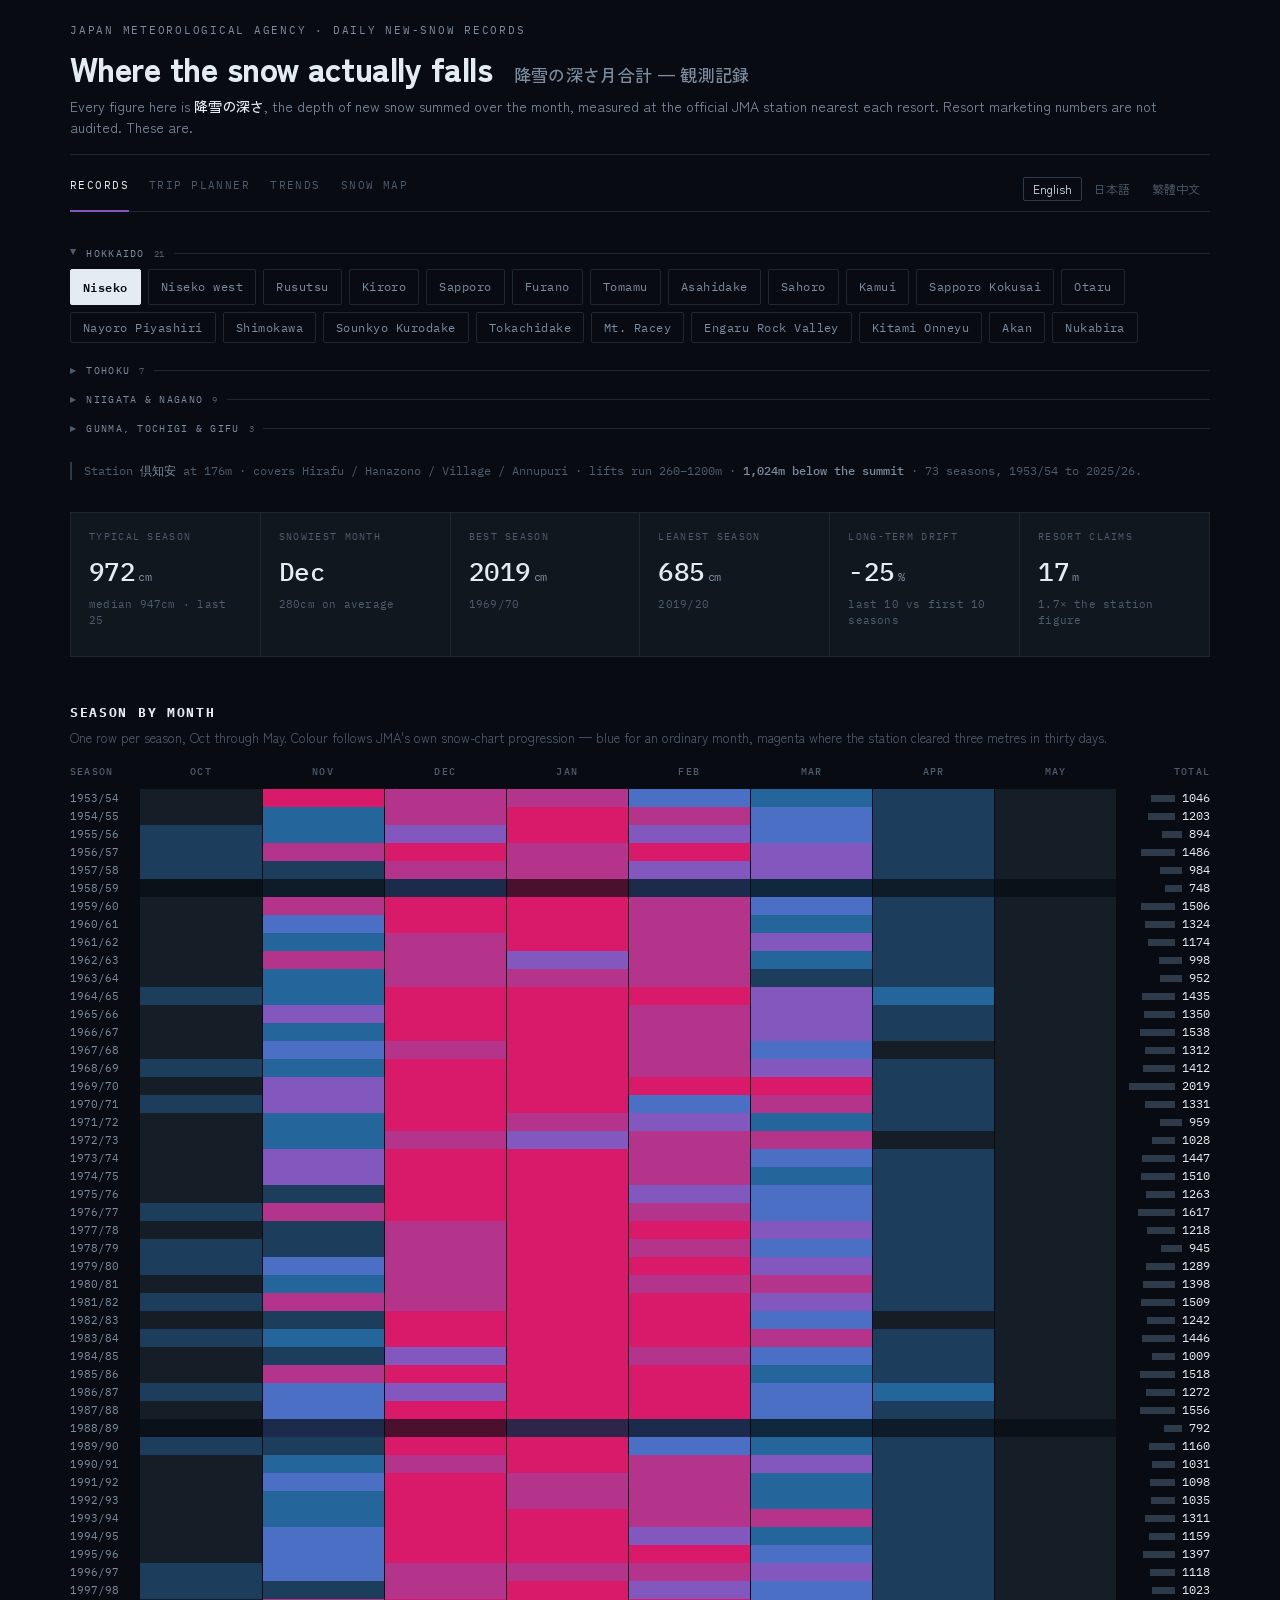
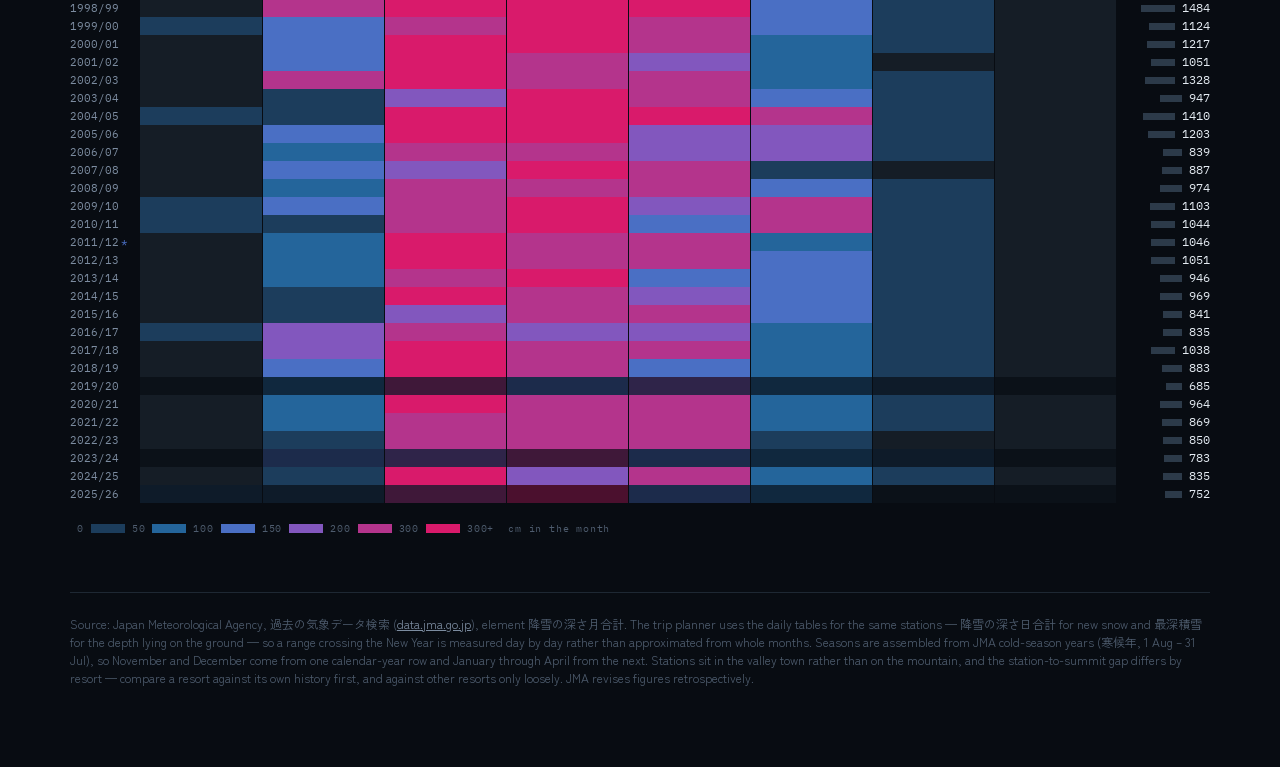
<file: index.html>
<!DOCTYPE html>
<html lang="en">
<head>
<meta charset="utf-8">
<meta name="viewport" content="width=device-width, initial-scale=1">
<title data-i18n="idx.title">Japan snowfall — JMA station records</title>
<meta name="description" data-i18n-attrs="content:idx.desc" content="Historical snowfall for Japanese ski resorts, taken from Japan Meteorological Agency station records rather than resort marketing figures. Season totals and a month-by-month breakdown for each resort, measured at the nearest official weather station.">
<meta name="color-scheme" content="dark">
<meta property="og:title" data-i18n-attrs="content:idx.title" content="Japan snowfall — JMA station records">
<meta property="og:description" data-i18n-attrs="content:idx.ogdesc" content="What Japan's ski resorts actually get, measured by the JMA station nearest each one.">
<meta property="og:type" content="website">
<link rel="icon" href="data:image/svg+xml,%3Csvg xmlns='http://www.w3.org/2000/svg' viewBox='0 0 32 32'%3E%3Crect width='32' height='32' fill='%23080C12'/%3E%3Crect x='5' y='7' width='22' height='4' fill='%231C3D5C'/%3E%3Crect x='5' y='13' width='22' height='4' fill='%234A6FC4'/%3E%3Crect x='5' y='19' width='22' height='4' fill='%23B4348C'/%3E%3C/svg%3E">
<link rel="preconnect" href="https://fonts.googleapis.com">
<link rel="preconnect" href="https://fonts.gstatic.com" crossorigin>
<link href="https://fonts.googleapis.com/css2?family=Zen+Kaku+Gothic+New:wght@400;500;700;900&family=IBM+Plex+Mono:wght@400;500;600&display=swap" rel="stylesheet">
<link rel="stylesheet" href="site.css">
<style>
/* ---------- the matrix ---------- */
.matrix{width:100%;overflow-x:auto}
table{border-collapse:collapse;font-family:var(--mono);font-size:12px;width:100%;min-width:560px}
th{
  font-weight:500;color:var(--dim);font-size:10px;letter-spacing:.12em;
  text-transform:uppercase;padding:0 0 10px;text-align:center
}
th.sea{text-align:left;width:66px}
th.tot{text-align:right;width:92px}
td{padding:0;height:17px}
td.sea{
  color:var(--mute);font-size:11px;padding-right:12px;white-space:nowrap;
  font-variant-numeric:tabular-nums
}
td.cell{border-right:1px solid var(--void)}
td.cell span{display:block;height:100%;min-height:15px}
td.tot{
  text-align:right;padding-left:12px;color:var(--ice);font-variant-numeric:tabular-nums;
  position:relative;white-space:nowrap
}
tr:hover td.sea,tr:hover td.tot{color:#fff}
tr.dim td.cell span{opacity:.32}
.bar{display:inline-block;height:7px;background:var(--edge2);margin-right:7px;vertical-align:middle}
tr:hover .bar{background:var(--s3)}

.legend{
  display:flex;align-items:center;gap:0;margin-top:18px;font-family:var(--mono);
  font-size:10px;color:var(--dim);flex-wrap:wrap
}
.legend i{width:34px;height:9px;display:block}
.legend span{padding:0 7px;letter-spacing:.08em}
</style>
</head>
<body>
<div class="wrap">

<header>
  <p class="kicker" data-i18n="idx.kicker">Japan Meteorological Agency · daily new-snow records</p>
  <h1><span data-i18n="idx.h1">Where the snow actually falls</span>
    <span class="ja">降雪の深さ月合計 — 観測記録</span></h1>
  <p class="lede" data-i18n="idx.lede">Every figure here is <b>降雪の深さ</b>, the depth of new snow summed over the
  month, measured at the official JMA station nearest each resort. Resort marketing numbers
  are not audited. These are.</p>
</header>

<nav class="pages" data-i18n-attrs="aria-label:nav.label" aria-label="Pages">
  <a href="index.html" aria-current="page" data-i18n="nav.records">Records</a>
  <a href="plan.html" data-i18n="nav.plan">Trip planner</a>
  <a href="trends.html" data-i18n="nav.trends">Trends</a>
  <a href="map.html" data-i18n="nav.map">Snow map</a>
</nav>

<div id="gap" class="warn" hidden></div>

<nav class="picker" id="picker" data-i18n-attrs="aria-label:idx.picker" aria-label="Resort"></nav>
<p class="station" id="station"></p>

<dl class="stats" id="stats"></dl>

<section>
  <h2 data-i18n="idx.h2">Season by month</h2>
  <p class="hint" id="mxhint"></p>
  <div class="matrix">
    <table id="matrix">
      <thead><tr id="mhead"></tr></thead>
      <tbody></tbody>
    </table>
  </div>
  <div class="legend" id="legend"></div>
</section>


<footer id="foot"></footer>
</div>

<script>
const DATA = {"akan":{"name":"Akan","names":{"ja":"阿寒","zh-Hant":"阿寒"},"country":"Japan","area":"Hokkaido","region":"釧路","station":"阿寒湖畔","source":"jma","station_id":"19-0091","station_m":426.0,"daily":"jma-19-0091","areas":"Akan Kohan","areas_i18n":{"ja":"阿寒湖畔","zh-Hant":"阿寒湖畔"},"base":null,"top":null,"claimed_m":null,"note":"阿寒湖畔 station at 426m; resort elevations not yet filled in","seasons":[{"s":"1986/87","m":[0,65,122,176,104,92,31,0],"t":590,"i":0},{"s":"1987/88","m":[0,62,155,84,108,157,47,0],"t":613,"i":0},{"s":"1988/89","m":[9,179,77,112,100,173,82,0],"t":732,"i":0},{"s":"1989/90","m":[0,1,125,143,97,155,50,1],"t":572,"i":0},{"s":"1990/91","m":[0,4,124,133,166,99,24,0],"t":550,"i":0},{"s":"1991/92","m":[0,64,244,131,91,80,56,5],"t":671,"i":1},{"s":"1992/93","m":[0,120,181,202,129,137,115,4],"t":888,"i":0},{"s":"1993/94","m":[0,50,177,132,160,154,100,7],"t":780,"i":1},{"s":"1994/95","m":[0,103,246,155,156,124,81,0],"t":865,"i":1},{"s":"1995/96","m":[0,14,172,116,74,145,119,34],"t":674,"i":1},{"s":"1996/97","m":[0,27,140,147,160,73,83,3],"t":633,"i":0},{"s":"1997/98","m":[0,6,103,126,85,119,31,0],"t":470,"i":0},{"s":"1998/99","m":[0,95,128,134,99,147,55,0],"t":658,"i":0},{"s":"1999/00","m":[0,29,158,227,73,182,135,5],"t":809,"i":1},{"s":"2000/01","m":[0,80,161,123,91,94,7,0],"t":556,"i":1},{"s":"2001/02","m":[0,22,104,174,136,64,16,0],"t":516,"i":1},{"s":"2002/03","m":[0,63,115,194,81,161,80,0],"t":694,"i":0},{"s":"2003/04","m":[0,0,117,335,153,122,43,0],"t":770,"i":1},{"s":"2004/05","m":[0,0,147,132,85,122,75,0],"t":561,"i":0},{"s":"2005/06","m":[0,31,189,153,84,134,94,12],"t":697,"i":0},{"s":"2006/07","m":[0,7,112,89,125,168,98,1],"t":600,"i":0},{"s":"2007/08","m":[0,18,57,54,80,34,96,0],"t":339,"i":0},{"s":"2008/09","m":[0,0,68,130,105,63,27,0],"t":393,"i":1},{"s":"2009/10","m":[0,8,114,100,50,103,31,0],"t":406,"i":0},{"s":"2010/11","m":[5,0,107,75,55,82,10,0],"t":334,"i":0},{"s":"2011/12","m":[0,0,128,123,52,85,34,6],"t":428,"i":0},{"s":"2012/13","m":[0,42,173,88,53,69,27,2],"t":454,"i":0},{"s":"2013/14","m":[13,7,93,70,89,154,39,0],"t":465,"i":0},{"s":"2014/15","m":[0,0,118,114,179,118,15,0],"t":544,"i":0},{"s":"2015/16","m":[1,59,28,169,79,34,25,0],"t":395,"i":0},{"s":"2016/17","m":[0,46,92,98,31,82,29,0],"t":378,"i":0},{"s":"2017/18","m":[23,30,102,64,62,76,21,0],"t":378,"i":0},{"s":"2018/19","m":[0,4,72,102,34,56,15,0],"t":283,"i":0},{"s":"2019/20","m":[0,10,31,65,58,81,10,0],"t":255,"i":0},{"s":"2020/21","m":[0,9,18,123,49,55,14,0],"t":268,"i":0},{"s":"2021/22","m":[0,15,43,123,54,92,21,0],"t":348,"i":0},{"s":"2022/23","m":[0,1,78,59,57,42,0,0],"t":237,"i":0},{"s":"2023/24","m":[0,3,37,83,53,83,9,0],"t":268,"i":0},{"s":"2024/25","m":[0,2,25,85,86,87,28,0],"t":313,"i":0},{"s":"2025/26","m":[0,7,125,44,44,75,5,0],"t":300,"i":0}]},"ani":{"name":"Ani","names":{"ja":"阿仁","zh-Hant":"阿仁"},"country":"Japan","area":"Tohoku","region":"秋田県","station":"阿仁合","source":"jma","station_id":"32-1131","station_m":120.0,"daily":"jma-32-1131","areas":"Ani","areas_i18n":{"ja":"阿仁","zh-Hant":"阿仁"},"base":537,"top":1200,"claimed_m":null,"note":"Aniai 120m; Ani base 200m","seasons":[{"s":"1979/80","m":[0,0,102,236,224,98,15,0],"t":675,"i":1},{"s":"1980/81","m":[0,0,186,297,166,99,0,0],"t":748,"i":1},{"s":"1981/82","m":[0,50,219,355,435,186,0,0],"t":1245,"i":1},{"s":"1982/83","m":[0,76,264,452,476,347,0,0],"t":1615,"i":1},{"s":"1983/84","m":[0,47,269,264,326,346,61,0],"t":1313,"i":1},{"s":"1984/85","m":[0,18,150,81,190,131,18,0],"t":588,"i":1},{"s":"1985/86","m":[0,57,274,380,274,98,25,0],"t":1108,"i":1},{"s":"1986/87","m":[0,33,81,382,218,181,3,0],"t":898,"i":1},{"s":"1987/88","m":[0,70,165,273,308,125,1,0],"t":942,"i":1},{"s":"1988/89","m":[0,0,191,158,116,17,0,0],"t":482,"i":1},{"s":"1989/90","m":[0,22,189,328,69,0,0,0],"t":608,"i":1},{"s":"1990/91","m":[0,7,161,601,247,151,15,0],"t":1182,"i":1},{"s":"1991/92","m":[0,17,193,267,274,143,0,0],"t":894,"i":1},{"s":"1992/93","m":[0,0,34,0,250,129,0,0],"t":413,"i":1},{"s":"1993/94","m":[0,22,25,185,279,210,29,0],"t":750,"i":1},{"s":"1994/95","m":[0,0,217,337,189,113,31,0],"t":887,"i":1},{"s":"1995/96","m":[0,30,159,242,243,189,27,0],"t":890,"i":1},{"s":"1996/97","m":[0,56,123,251,193,104,19,0],"t":746,"i":0},{"s":"1997/98","m":[0,0,123,305,177,86,7,0],"t":698,"i":0},{"s":"1998/99","m":[0,97,162,308,269,156,44,0],"t":1036,"i":1},{"s":"1999/00","m":[0,39,153,231,280,204,20,0],"t":927,"i":0},{"s":"2000/01","m":[0,32,164,286,190,197,15,0],"t":884,"i":0},{"s":"2001/02","m":[0,7,198,223,162,109,0,0],"t":699,"i":0},{"s":"2002/03","m":[0,89,186,313,162,141,14,0],"t":905,"i":0},{"s":"2003/04","m":[0,0,97,289,180,166,0,0],"t":732,"i":1},{"s":"2004/05","m":[0,0,130,317,306,169,46,0],"t":968,"i":1},{"s":"2005/06","m":[0,6,313,313,202,230,40,0],"t":1104,"i":1},{"s":"2006/07","m":[0,0,89,155,150,194,0,0],"t":588,"i":0},{"s":"2007/08","m":[0,20,134,267,168,50,0,0],"t":639,"i":1},{"s":"2008/09","m":[0,31,115,273,174,98,0,0],"t":691,"i":1},{"s":"2009/10","m":[0,0,140,232,121,115,0,0],"t":608,"i":0},{"s":"2010/11","m":[0,12,149,307,73,159,14,0],"t":714,"i":0},{"s":"2011/12","m":[0,22,241,269,167,103,32,0],"t":834,"i":0},{"s":"2012/13","m":[0,10,245,247,216,66,1,0],"t":785,"i":0},{"s":"2013/14","m":[0,46,179,287,221,144,10,0],"t":887,"i":0},{"s":"2014/15","m":[0,0,318,250,160,76,1,0],"t":805,"i":0},{"s":"2015/16","m":[0,0,55,214,195,45,0,0],"t":509,"i":0},{"s":"2016/17","m":[0,20,107,239,193,102,5,0],"t":666,"i":0},{"s":"2017/18","m":[0,66,239,220,200,51,1,0],"t":777,"i":0},{"s":"2018/19","m":[0,5,229,206,126,70,9,0],"t":645,"i":0},{"s":"2019/20","m":[0,8,139,137,163,30,0,0],"t":477,"i":0},{"s":"2020/21","m":[0,3,164,245,182,7,2,0],"t":603,"i":0},{"s":"2021/22","m":[0,0,169,301,147,56,1,0],"t":674,"i":0},{"s":"2022/23","m":[0,0,199,193,163,10,0,0],"t":565,"i":0},{"s":"2023/24","m":[0,53,141,204,110,128,0,0],"t":636,"i":0},{"s":"2024/25","m":[0,12,284,203,198,69,4,0],"t":770,"i":0},{"s":"2025/26","m":[0,28,159,391,94,53,0,0],"t":725,"i":0}]},"aomori-spring":{"name":"Aomori Spring","names":{"ja":"青森スプリング","zh-Hant":"Aomori Spring"},"country":"Japan","area":"Tohoku","region":"青森県","station":"鰺ケ沢","source":"jma","station_id":"31-0163","station_m":40.0,"daily":"jma-31-0163","areas":"Aomori Spring","areas_i18n":{"ja":"青森スプリング","zh-Hant":"Aomori Spring"},"base":376,"top":921,"claimed_m":null,"note":"Ajigasawa 40m; resort base 200m","seasons":[{"s":"1983/84","m":[0,16,95,207,167,128,20,0],"t":633,"i":1},{"s":"1984/85","m":[0,5,147,195,117,78,0,0],"t":542,"i":1},{"s":"1985/86","m":[2,11,166,295,210,84,0,0],"t":768,"i":1},{"s":"1986/87","m":[0,15,27,185,125,76,0,0],"t":428,"i":1},{"s":"1987/88","m":[0,10,128,101,191,85,0,0],"t":515,"i":1},{"s":"1988/89","m":[0,5,83,139,81,5,1,0],"t":314,"i":1},{"s":"1989/90","m":[0,0,66,200,39,1,0,0],"t":306,"i":1},{"s":"1990/91","m":[0,5,7,166,222,57,0,0],"t":457,"i":1},{"s":"1991/92","m":[0,0,83,113,184,51,0,0],"t":431,"i":1},{"s":"1992/93","m":[0,1,30,43,114,16,0,0],"t":204,"i":1},{"s":"1993/94","m":[0,0,85,137,135,24,0,0],"t":381,"i":1},{"s":"1994/95","m":[0,0,0,135,189,146,0,0],"t":470,"i":1},{"s":"1995/96","m":[0,0,108,131,136,77,10,0],"t":462,"i":1},{"s":"1996/97","m":[0,0,0,0,0,0,0,0],"t":0,"i":1},{"s":"1997/98","m":[0,0,100,168,85,28,1,0],"t":382,"i":1},{"s":"1998/99","m":[0,40,61,171,195,91,9,0],"t":567,"i":1},{"s":"1999/00","m":[0,29,98,150,210,97,0,0],"t":584,"i":1},{"s":"2000/01","m":[0,1,98,203,132,77,4,0],"t":515,"i":1},{"s":"2001/02","m":[0,12,72,160,92,31,0,0],"t":367,"i":1},{"s":"2002/03","m":[0,24,103,187,100,75,0,0],"t":489,"i":1},{"s":"2003/04","m":[0,0,45,182,76,62,17,0],"t":382,"i":1},{"s":"2004/05","m":[0,0,92,193,193,80,5,0],"t":563,"i":1},{"s":"2005/06","m":[0,0,199,168,118,70,0,0],"t":555,"i":1},{"s":"2006/07","m":[0,0,63,146,51,50,0,0],"t":310,"i":1},{"s":"2007/08","m":[0,14,50,117,121,44,0,0],"t":346,"i":1},{"s":"2008/09","m":[0,16,48,125,86,60,3,0],"t":338,"i":0},{"s":"2009/10","m":[0,0,89,172,164,104,0,0],"t":529,"i":0},{"s":"2010/11","m":[0,0,101,176,86,102,1,0],"t":466,"i":0},{"s":"2011/12","m":[0,8,115,157,114,103,14,0],"t":511,"i":0},{"s":"2012/13","m":[0,0,105,154,123,45,0,0],"t":427,"i":0},{"s":"2013/14","m":[0,10,49,136,135,104,0,0],"t":434,"i":0},{"s":"2014/15","m":[0,0,121,122,81,14,0,0],"t":338,"i":0},{"s":"2015/16","m":[0,0,50,136,63,32,0,0],"t":281,"i":0},{"s":"2016/17","m":[0,13,86,114,107,64,0,0],"t":384,"i":0},{"s":"2017/18","m":[0,19,119,106,96,24,0,0],"t":364,"i":0},{"s":"2018/19","m":[0,0,141,73,39,17,0,0],"t":270,"i":0},{"s":"2019/20","m":[0,0,46,25,64,4,0,0],"t":139,"i":0},{"s":"2020/21","m":[0,0,81,63,48,0,0,0],"t":192,"i":0},{"s":"2021/22","m":[0,0,91,130,62,16,0,0],"t":299,"i":0},{"s":"2022/23","m":[0,0,53,92,70,0,0,0],"t":215,"i":0},{"s":"2023/24","m":[0,11,51,39,42,35,0,0],"t":178,"i":0},{"s":"2024/25","m":[0,0,119,131,120,19,0,0],"t":389,"i":0},{"s":"2025/26","m":[0,0,26,219,67,4,0,0],"t":316,"i":0}]},"appi":{"name":"Appi","names":{"ja":"安比","zh-Hant":"安比"},"country":"Japan","area":"Tohoku","region":"岩手県","station":"岩手松尾","source":"jma","station_id":"33-0214","station_m":275.0,"daily":"jma-33-0214","areas":"Appi Kogen","areas_i18n":{"ja":"安比高原","zh-Hant":"安比高原"},"base":620,"top":1304,"claimed_m":18,"note":"Iwate-Matsuo 275m, at the foot of Hachimantai; Appi base 500m","seasons":[{"s":"1991/92","m":[0,0,141,106,115,71,5,0],"t":438,"i":1},{"s":"1992/93","m":[0,11,95,137,197,106,0,0],"t":546,"i":1},{"s":"1993/94","m":[0,19,99,166,130,47,0,0],"t":461,"i":1},{"s":"1994/95","m":[0,0,120,145,114,62,13,0],"t":454,"i":1},{"s":"1995/96","m":[0,1,134,166,93,89,7,0],"t":490,"i":1},{"s":"1996/97","m":[0,3,52,138,173,63,18,0],"t":447,"i":1},{"s":"1997/98","m":[0,0,62,198,71,32,15,0],"t":378,"i":1},{"s":"1998/99","m":[0,57,109,129,176,98,18,0],"t":587,"i":1},{"s":"1999/00","m":[0,18,88,132,176,150,9,0],"t":573,"i":1},{"s":"2000/01","m":[0,20,98,153,126,89,0,0],"t":486,"i":1},{"s":"2001/02","m":[0,1,124,160,29,46,0,0],"t":360,"i":1},{"s":"2002/03","m":[0,32,54,158,90,71,0,1],"t":406,"i":1},{"s":"2003/04","m":[0,1,45,134,114,81,18,0],"t":393,"i":1},{"s":"2004/05","m":[0,0,24,147,162,70,0,0],"t":403,"i":1},{"s":"2005/06","m":[0,0,212,137,124,23,0,0],"t":496,"i":1},{"s":"2006/07","m":[0,0,36,47,130,51,0,0],"t":264,"i":0},{"s":"2007/08","m":[0,27,156,98,100,19,0,0],"t":400,"i":1},{"s":"2008/09","m":[0,5,80,172,109,43,0,0],"t":409,"i":1},{"s":"2009/10","m":[0,11,69,176,80,53,6,0],"t":395,"i":0},{"s":"2010/11","m":[0,0,151,106,93,47,0,0],"t":397,"i":0},{"s":"2011/12","m":[0,23,99,75,100,102,17,0],"t":416,"i":0},{"s":"2012/13","m":[0,9,65,100,93,18,0,0],"t":285,"i":0},{"s":"2013/14","m":[0,0,57,141,74,121,0,0],"t":393,"i":0},{"s":"2014/15","m":[0,0,120,78,74,52,0,0],"t":324,"i":0},{"s":"2015/16","m":[0,0,26,45,52,22,0,0],"t":145,"i":0},{"s":"2016/17","m":[0,2,34,82,91,6,0,0],"t":215,"i":0},{"s":"2017/18","m":[0,24,47,46,121,40,1,0],"t":279,"i":0},{"s":"2018/19","m":[0,8,131,116,65,51,18,0],"t":389,"i":0},{"s":"2019/20","m":[0,7,67,63,64,12,0,0],"t":213,"i":0},{"s":"2020/21","m":[0,12,90,116,52,0,0,0],"t":270,"i":0},{"s":"2021/22","m":[0,0,70,137,64,59,0,0],"t":330,"i":0},{"s":"2022/23","m":[0,0,105,92,106,1,0,0],"t":304,"i":0},{"s":"2023/24","m":[0,14,52,32,37,33,0,0],"t":168,"i":0},{"s":"2024/25","m":[0,0,62,102,75,35,0,0],"t":274,"i":0},{"s":"2025/26","m":[0,8,55,107,19,7,0,0],"t":196,"i":0}]},"asahidake":{"name":"Asahidake","names":{"ja":"旭岳","zh-Hant":"旭岳"},"country":"Japan","area":"Hokkaido","region":"上川","station":"旭川","source":"jma","station_id":"12-47407","station_m":119.8,"daily":"jma-12-47407","areas":"Asahidake ropeway","areas_i18n":{"ja":"旭岳ロープウェイ","zh-Hant":"旭岳纜車"},"base":1100,"top":1600,"claimed_m":14,"note":"Asahikawa 120m; Asahidake ropeway base 1100m — big gap","seasons":[{"s":"1953/54","m":[0,303,125,163,67,66,12,0],"t":736,"i":0},{"s":"1954/55","m":[0,92,91,93,182,109,39,0],"t":606,"i":0},{"s":"1955/56","m":[7,68,138,193,131,46,12,0],"t":595,"i":0},{"s":"1956/57","m":[0,135,167,174,84,85,62,0],"t":707,"i":0},{"s":"1957/58","m":[27,56,94,245,87,131,26,0],"t":666,"i":0},{"s":"1958/59","m":[0,15,157,150,61,53,15,0],"t":451,"i":0},{"s":"1959/60","m":[0,147,195,128,137,36,25,0],"t":668,"i":0},{"s":"1960/61","m":[3,53,138,151,129,71,8,0],"t":553,"i":0},{"s":"1961/62","m":[0,87,105,128,96,147,0,0],"t":563,"i":0},{"s":"1962/63","m":[0,100,111,48,27,53,35,0],"t":374,"i":0},{"s":"1963/64","m":[0,61,132,116,62,19,23,0],"t":413,"i":0},{"s":"1964/65","m":[29,70,166,118,160,95,44,0],"t":682,"i":0},{"s":"1965/66","m":[0,204,165,215,176,170,14,0],"t":944,"i":0},{"s":"1966/67","m":[0,69,194,204,68,43,28,0],"t":606,"i":0},{"s":"1967/68","m":[0,104,84,167,71,79,1,0],"t":506,"i":0},{"s":"1968/69","m":[6,25,99,182,151,53,12,0],"t":528,"i":0},{"s":"1969/70","m":[0,135,211,83,139,101,5,0],"t":674,"i":0},{"s":"1970/71","m":[17,84,209,111,81,76,2,1],"t":581,"i":0},{"s":"1971/72","m":[0,72,203,110,72,13,6,0],"t":476,"i":0},{"s":"1972/73","m":[0,77,151,123,177,35,2,0],"t":565,"i":0},{"s":"1973/74","m":[0,168,208,70,70,60,30,0],"t":606,"i":0},{"s":"1974/75","m":[1,137,244,144,66,38,2,0],"t":632,"i":0},{"s":"1975/76","m":[0,22,124,165,79,73,9,0],"t":472,"i":0},{"s":"1976/77","m":[3,129,224,151,129,83,8,20],"t":747,"i":0},{"s":"1977/78","m":[0,60,172,121,124,57,9,0],"t":543,"i":0},{"s":"1978/79","m":[5,56,163,186,102,79,18,0],"t":609,"i":0},{"s":"1979/80","m":[0,89,93,126,123,170,29,2],"t":632,"i":0},{"s":"1980/81","m":[0,74,152,140,206,94,6,0],"t":672,"i":0},{"s":"1981/82","m":[12,247,163,199,70,116,20,0],"t":827,"i":0},{"s":"1982/83","m":[0,54,199,255,98,44,0,0],"t":650,"i":0},{"s":"1983/84","m":[26,65,162,200,97,39,13,0],"t":602,"i":0},{"s":"1984/85","m":[2,159,121,126,121,54,0,0],"t":583,"i":0},{"s":"1985/86","m":[0,159,187,114,64,58,12,0],"t":594,"i":0},{"s":"1986/87","m":[3,200,151,219,113,144,30,1],"t":861,"i":0},{"s":"1987/88","m":[0,156,184,184,181,67,15,0],"t":787,"i":0},{"s":"1988/89","m":[0,122,265,180,86,49,2,0],"t":704,"i":0},{"s":"1989/90","m":[0,46,239,111,56,23,13,0],"t":488,"i":0},{"s":"1990/91","m":[0,43,125,87,71,108,1,0],"t":435,"i":0},{"s":"1991/92","m":[0,184,143,158,169,50,2,0],"t":706,"i":0},{"s":"1992/93","m":[0,116,168,150,129,46,18,0],"t":627,"i":0},{"s":"1993/94","m":[0,128,278,230,137,130,9,0],"t":912,"i":0},{"s":"1994/95","m":[0,64,234,129,43,9,14,0],"t":493,"i":0},{"s":"1995/96","m":[0,59,132,295,65,96,23,0],"t":670,"i":0},{"s":"1996/97","m":[9,167,193,142,102,132,14,0],"t":759,"i":0},{"s":"1997/98","m":[5,0,176,165,81,66,10,0],"t":503,"i":0},{"s":"1998/99","m":[0,124,254,256,197,95,11,0],"t":937,"i":0},{"s":"1999/00","m":[3,58,183,194,83,173,43,0],"t":737,"i":0},{"s":"2000/01","m":[3,165,272,111,141,50,1,0],"t":743,"i":0},{"s":"2001/02","m":[0,47,295,125,88,43,0,0],"t":598,"i":0},{"s":"2002/03","m":[0,181,218,141,66,24,3,0],"t":633,"i":0},{"s":"2003/04","m":[0,15,182,128,182,97,20,0],"t":624,"i":0},{"s":"2004/05","m":[6,78,228,122,106,115,1,4],"t":660,"i":0},{"s":"2005/06","m":[0,71,161,180,136,112,25,0],"t":685,"i":0},{"s":"2006/07","m":[0,68,146,175,109,66,6,0],"t":570,"i":0},{"s":"2007/08","m":[0,141,176,152,113,19,0,0],"t":601,"i":0},{"s":"2008/09","m":[0,106,196,116,158,103,0,0],"t":679,"i":0},{"s":"2009/10","m":[0,61,164,197,102,178,35,0],"t":737,"i":0},{"s":"2010/11","m":[0,39,89,197,89,84,17,0],"t":515,"i":0},{"s":"2011/12","m":[0,62,174,78,122,79,44,0],"t":559,"i":0},{"s":"2012/13","m":[0,87,169,76,86,134,24,0],"t":576,"i":0},{"s":"2013/14","m":[0,66,137,193,55,66,36,0],"t":553,"i":0},{"s":"2014/15","m":[0,35,146,80,39,64,0,0],"t":364,"i":0},{"s":"2015/16","m":[5,60,149,110,133,25,0,0],"t":482,"i":0},{"s":"2016/17","m":[26,203,151,72,84,43,5,0],"t":584,"i":0},{"s":"2017/18","m":[7,93,189,114,104,60,6,0],"t":573,"i":0},{"s":"2018/19","m":[0,41,158,140,117,78,6,0],"t":540,"i":0},{"s":"2019/20","m":[0,67,110,90,94,40,1,0],"t":402,"i":0},{"s":"2020/21","m":[0,39,199,110,121,59,0,0],"t":528,"i":0},{"s":"2021/22","m":[0,44,111,89,103,71,5,0],"t":423,"i":0},{"s":"2022/23","m":[0,18,155,120,73,19,2,0],"t":387,"i":0},{"s":"2023/24","m":[0,74,179,94,73,65,10,0],"t":495,"i":0},{"s":"2024/25","m":[0,59,171,67,93,63,3,0],"t":456,"i":0},{"s":"2025/26","m":[10,79,162,100,96,43,0,2],"t":492,"i":0}],"shares":["kamui"]},"engaru":{"name":"Engaru Rock Valley","names":{"ja":"えんがるロックバレー","zh-Hant":"Engaru Rock Valley"},"country":"Japan","area":"Hokkaido","region":"網走・北見・紋別","station":"遠軽","source":"jma","station_id":"17-0069","station_m":80.0,"daily":"jma-17-0069","areas":"Engaru Rock Valley","areas_i18n":{"ja":"えんがるロックバレー","zh-Hant":"Engaru Rock Valley"},"base":null,"top":null,"claimed_m":null,"note":"遠軽 station at 80m; resort elevations not yet filled in","seasons":[{"s":"1984/85","m":[0,8,166,270,305,167,34,0],"t":950,"i":0},{"s":"1985/86","m":[0,26,154,133,144,108,33,0],"t":598,"i":0},{"s":"1986/87","m":[0,44,134,231,113,126,20,0],"t":668,"i":0},{"s":"1987/88","m":[0,0,142,125,87,136,5,0],"t":495,"i":0},{"s":"1988/89","m":[0,108,141,198,163,197,90,2],"t":899,"i":0},{"s":"1989/90","m":[0,32,162,184,91,150,27,0],"t":646,"i":0},{"s":"1990/91","m":[0,0,20,160,188,137,0,6],"t":511,"i":0},{"s":"1991/92","m":[0,0,168,232,194,118,8,1],"t":721,"i":0},{"s":"1992/93","m":[0,11,82,155,183,177,111,0],"t":719,"i":0},{"s":"1993/94","m":[0,37,195,150,186,150,63,0],"t":781,"i":1},{"s":"1994/95","m":[0,1,98,139,167,104,27,0],"t":536,"i":1},{"s":"1995/96","m":[0,18,155,184,104,141,25,21],"t":648,"i":0},{"s":"1996/97","m":[0,20,102,148,132,71,0,0],"t":473,"i":0},{"s":"1997/98","m":[0,15,96,322,301,269,1,0],"t":1004,"i":1},{"s":"1998/99","m":[0,124,97,94,75,157,38,0],"t":585,"i":1},{"s":"1999/00","m":[0,24,129,193,85,98,91,3],"t":623,"i":0},{"s":"2000/01","m":[0,79,135,118,99,140,7,0],"t":578,"i":0},{"s":"2001/02","m":[0,4,83,126,93,70,0,0],"t":376,"i":0},{"s":"2002/03","m":[0,34,57,95,52,101,13,1],"t":353,"i":0},{"s":"2003/04","m":[0,0,108,246,148,72,28,0],"t":602,"i":0},{"s":"2004/05","m":[2,8,125,122,81,70,26,4],"t":438,"i":0},{"s":"2005/06","m":[0,0,158,65,80,112,47,1],"t":463,"i":0},{"s":"2006/07","m":[0,12,162,85,122,58,27,1],"t":467,"i":0},{"s":"2007/08","m":[0,1,57,97,95,19,0,1],"t":270,"i":0},{"s":"2008/09","m":[0,15,93,134,132,77,31,1],"t":483,"i":0},{"s":"2009/10","m":[0,30,40,201,99,94,19,0],"t":483,"i":0},{"s":"2010/11","m":[0,0,82,112,94,104,5,0],"t":397,"i":0},{"s":"2011/12","m":[0,4,159,118,88,94,56,7],"t":526,"i":0},{"s":"2012/13","m":[0,32,166,126,89,112,39,10],"t":574,"i":0},{"s":"2013/14","m":[0,25,138,120,111,136,60,0],"t":590,"i":0},{"s":"2014/15","m":[0,0,102,114,160,86,0,0],"t":462,"i":0},{"s":"2015/16","m":[0,68,62,162,102,51,28,0],"t":473,"i":0},{"s":"2016/17","m":[0,102,162,143,68,36,1,0],"t":512,"i":0},{"s":"2017/18","m":[5,67,132,105,117,68,15,0],"t":509,"i":0},{"s":"2018/19","m":[0,2,90,137,45,95,7,0],"t":376,"i":0},{"s":"2019/20","m":[0,1,39,124,89,72,9,0],"t":334,"i":0},{"s":"2020/21","m":[0,7,90,156,71,73,18,1],"t":416,"i":0},{"s":"2021/22","m":[0,12,55,131,91,104,12,0],"t":405,"i":0},{"s":"2022/23","m":[0,2,149,83,125,14,16,0],"t":389,"i":0},{"s":"2023/24","m":[0,11,72,99,96,56,5,0],"t":339,"i":0},{"s":"2024/25","m":[0,0,45,73,76,103,13,0],"t":310,"i":0},{"s":"2025/26","m":[0,4,145,54,56,83,0,0],"t":342,"i":0}]},"furano":{"name":"Furano","names":{"ja":"富良野","zh-Hant":"富良野"},"country":"Japan","area":"Hokkaido","region":"上川","station":"富良野","source":"jma","station_id":"12-0021","station_m":174.0,"daily":"jma-12-0021","areas":"Furano","areas_i18n":{"ja":"富良野","zh-Hant":"富良野"},"base":235,"top":1074,"claimed_m":9,"note":"Furano 173m; resort base 235m, top 1074m","seasons":[{"s":"1979/80","m":[0,10,46,115,12,10,12,0],"t":205,"i":1},{"s":"1980/81","m":[0,10,21,0,0,0,0,0],"t":31,"i":1},{"s":"1981/82","m":[0,58,32,68,131,109,0,0],"t":398,"i":1},{"s":"1982/83","m":[0,82,291,259,186,145,5,0],"t":968,"i":1},{"s":"1983/84","m":[12,40,252,188,158,134,54,0],"t":838,"i":0},{"s":"1984/85","m":[0,168,98,189,148,127,8,0],"t":738,"i":1},{"s":"1985/86","m":[0,167,213,167,175,195,58,0],"t":975,"i":1},{"s":"1986/87","m":[0,154,196,157,171,149,77,0],"t":904,"i":1},{"s":"1987/88","m":[1,83,178,160,168,124,17,0],"t":731,"i":1},{"s":"1988/89","m":[10,125,186,174,106,100,0,0],"t":701,"i":1},{"s":"1989/90","m":[0,6,180,197,116,81,0,0],"t":580,"i":1},{"s":"1990/91","m":[0,0,99,94,168,165,0,0],"t":526,"i":1},{"s":"1991/92","m":[0,146,136,238,160,108,7,0],"t":795,"i":1},{"s":"1992/93","m":[0,57,154,191,172,61,0,0],"t":635,"i":0},{"s":"1993/94","m":[0,69,206,189,137,169,24,0],"t":794,"i":1},{"s":"1994/95","m":[0,41,147,131,110,50,17,0],"t":496,"i":1},{"s":"1995/96","m":[0,26,123,186,93,163,63,0],"t":654,"i":1},{"s":"1996/97","m":[0,98,159,148,151,115,18,0],"t":689,"i":0},{"s":"1997/98","m":[19,2,147,167,94,161,19,0],"t":609,"i":1},{"s":"1998/99","m":[0,98,209,158,156,154,44,0],"t":819,"i":0},{"s":"1999/00","m":[0,61,191,178,127,189,76,0],"t":822,"i":0},{"s":"2000/01","m":[0,135,182,143,141,100,14,0],"t":715,"i":0},{"s":"2001/02","m":[0,108,162,133,112,118,0,0],"t":633,"i":0},{"s":"2002/03","m":[5,107,146,150,107,102,16,0],"t":633,"i":0},{"s":"2003/04","m":[0,18,159,189,167,137,26,0],"t":696,"i":0},{"s":"2004/05","m":[3,66,209,129,132,127,38,1],"t":705,"i":0},{"s":"2005/06","m":[0,69,141,140,144,174,60,0],"t":728,"i":1},{"s":"2006/07","m":[0,65,200,197,100,96,28,0],"t":686,"i":0},{"s":"2007/08","m":[0,90,163,139,126,21,0,0],"t":539,"i":0},{"s":"2008/09","m":[0,110,146,104,133,107,0,0],"t":600,"i":0},{"s":"2009/10","m":[0,59,160,143,71,125,28,0],"t":586,"i":0},{"s":"2010/11","m":[0,19,140,109,83,99,22,0],"t":472,"i":0},{"s":"2011/12","m":[0,79,165,89,117,74,67,0],"t":591,"i":0},{"s":"2012/13","m":[0,82,153,95,97,137,3,0],"t":567,"i":0},{"s":"2013/14","m":[6,30,146,148,61,98,56,0],"t":545,"i":0},{"s":"2014/15","m":[1,19,103,113,69,90,0,0],"t":395,"i":0},{"s":"2015/16","m":[14,49,145,140,146,63,0,0],"t":557,"i":0},{"s":"2016/17","m":[7,117,167,114,88,67,5,0],"t":565,"i":0},{"s":"2017/18","m":[8,102,165,143,119,82,2,0],"t":621,"i":0},{"s":"2018/19","m":[0,63,172,145,110,91,12,0],"t":593,"i":0},{"s":"2019/20","m":[0,113,113,119,134,49,5,0],"t":533,"i":0},{"s":"2020/21","m":[0,50,175,92,113,84,0,0],"t":514,"i":0},{"s":"2021/22","m":[0,34,79,145,73,79,4,0],"t":414,"i":0},{"s":"2022/23","m":[0,0,172,95,117,24,0,0],"t":408,"i":0},{"s":"2023/24","m":[0,65,117,134,77,68,4,0],"t":465,"i":0},{"s":"2024/25","m":[0,26,132,105,90,64,2,0],"t":419,"i":0},{"s":"2025/26","m":[10,28,153,100,70,51,0,0],"t":412,"i":0}]},"geto":{"name":"Geto","names":{"ja":"夏油","zh-Hant":"夏油"},"country":"Japan","area":"Tohoku","region":"岩手県","station":"湯田","source":"jma","station_id":"33-0229","station_m":250.0,"daily":"jma-33-0229","areas":"Geto Kogen","areas_i18n":{"ja":"夏油高原","zh-Hant":"夏油高原"},"base":640,"top":1070,"claimed_m":15,"note":"Yuda 250m; Geto Kogen base 430m","seasons":[{"s":"1979/80","m":[0,0,112,242,282,100,26,0],"t":762,"i":1},{"s":"1980/81","m":[0,0,158,266,117,152,0,0],"t":693,"i":1},{"s":"1981/82","m":[0,1,90,152,176,4,1,0],"t":424,"i":1},{"s":"1982/83","m":[0,95,104,315,339,147,22,0],"t":1022,"i":1},{"s":"1983/84","m":[0,98,306,376,348,239,63,0],"t":1430,"i":1},{"s":"1984/85","m":[0,25,233,373,222,115,74,0],"t":1042,"i":1},{"s":"1985/86","m":[0,62,294,440,299,108,65,0],"t":1268,"i":1},{"s":"1986/87","m":[0,51,138,369,237,177,43,0],"t":1015,"i":1},{"s":"1987/88","m":[0,88,242,359,339,156,59,0],"t":1243,"i":1},{"s":"1988/89","m":[0,69,263,202,160,97,6,0],"t":797,"i":1},{"s":"1989/90","m":[0,39,246,302,71,128,13,0],"t":799,"i":1},{"s":"1990/91","m":[0,21,137,355,257,145,26,0],"t":941,"i":1},{"s":"1991/92","m":[0,8,195,232,298,146,16,0],"t":895,"i":1},{"s":"1992/93","m":[0,31,230,254,288,136,45,0],"t":984,"i":1},{"s":"1993/94","m":[0,0,105,320,261,214,61,0],"t":961,"i":1},{"s":"1994/95","m":[0,0,204,354,194,147,127,0],"t":1026,"i":1},{"s":"1995/96","m":[0,71,284,348,212,158,125,0],"t":1198,"i":1},{"s":"1996/97","m":[0,63,196,311,259,154,18,0],"t":1001,"i":0},{"s":"1997/98","m":[0,0,139,397,182,240,25,0],"t":983,"i":0},{"s":"1998/99","m":[0,57,227,397,324,162,62,0],"t":1229,"i":1},{"s":"1999/00","m":[0,101,232,266,408,257,66,0],"t":1330,"i":0},{"s":"2000/01","m":[0,20,256,363,292,185,36,0],"t":1152,"i":1},{"s":"2001/02","m":[0,57,239,297,172,111,5,0],"t":881,"i":1},{"s":"2002/03","m":[0,167,198,357,117,114,3,0],"t":956,"i":1},{"s":"2003/04","m":[0,7,93,373,269,170,15,0],"t":927,"i":1},{"s":"2004/05","m":[0,0,177,369,312,213,73,0],"t":1144,"i":1},{"s":"2005/06","m":[0,33,426,317,205,182,67,0],"t":1230,"i":1},{"s":"2006/07","m":[0,0,163,218,175,228,21,0],"t":805,"i":1},{"s":"2007/08","m":[0,155,272,310,305,123,20,0],"t":1185,"i":1},{"s":"2008/09","m":[0,80,206,286,221,207,22,0],"t":1022,"i":1},{"s":"2009/10","m":[0,14,234,375,184,184,94,0],"t":1085,"i":0},{"s":"2010/11","m":[0,41,250,427,141,249,86,0],"t":1194,"i":0},{"s":"2011/12","m":[0,58,302,328,288,165,75,0],"t":1216,"i":0},{"s":"2012/13","m":[0,68,339,371,329,117,28,0],"t":1252,"i":0},{"s":"2013/14","m":[0,84,267,427,196,240,60,0],"t":1274,"i":0},{"s":"2014/15","m":[0,10,421,260,172,118,34,0],"t":1015,"i":0},{"s":"2015/16","m":[0,0,158,310,248,107,0,0],"t":823,"i":0},{"s":"2016/17","m":[0,47,215,280,281,165,3,0],"t":991,"i":0},{"s":"2017/18","m":[0,129,327,292,274,28,10,0],"t":1060,"i":0},{"s":"2018/19","m":[0,36,294,316,219,138,69,0],"t":1072,"i":0},{"s":"2019/20","m":[0,44,158,145,174,57,12,0],"t":590,"i":0},{"s":"2020/21","m":[0,15,357,357,313,78,25,0],"t":1145,"i":0},{"s":"2021/22","m":[0,17,256,393,226,95,9,0],"t":996,"i":0},{"s":"2022/23","m":[0,0,258,246,167,28,2,0],"t":701,"i":0},{"s":"2023/24","m":[0,93,99,149,80,162,1,0],"t":584,"i":0},{"s":"2024/25","m":[0,10,260,216,273,69,2,0],"t":830,"i":0},{"s":"2025/26","m":[0,2,193,353,120,53,1,0],"t":722,"i":0}]},"hakkoda":{"name":"Hakkoda","names":{"ja":"八甲田","zh-Hant":"八甲田"},"country":"Japan","area":"Tohoku","region":"青森県","station":"酸ケ湯","source":"jma","station_id":"31-1079","station_m":890.0,"daily":"jma-31-1079","areas":"Hakkoda ropeway","areas_i18n":{"ja":"八甲田ロープウェイ","zh-Hant":"八甲田纜車"},"base":658,"top":1324,"claimed_m":17,"note":"Sukayu 890m — on-mountain, Japan's deepest snowpack station","seasons":[{"s":"1979/80","m":[0,90,265,443,427,173,26,14],"t":1438,"i":1},{"s":"1980/81","m":[0,0,212,455,239,197,0,0],"t":1103,"i":1},{"s":"1981/82","m":[0,161,169,290,313,173,0,0],"t":1106,"i":1},{"s":"1982/83","m":[0,106,305,401,383,196,218,8],"t":1617,"i":1},{"s":"1983/84","m":[52,249,407,371,492,293,155,72],"t":2091,"i":0},{"s":"1984/85","m":[0,167,375,522,450,157,56,40],"t":1767,"i":0},{"s":"1985/86","m":[20,181,440,513,445,228,44,25],"t":1896,"i":0},{"s":"1986/87","m":[76,240,306,495,425,297,121,62],"t":2022,"i":0},{"s":"1987/88","m":[0,170,274,500,561,240,64,76],"t":1885,"i":0},{"s":"1988/89","m":[0,200,396,353,204,172,85,35],"t":1445,"i":1},{"s":"1989/90","m":[0,88,409,470,120,201,155,32],"t":1475,"i":0},{"s":"1990/91","m":[0,45,220,389,413,301,61,36],"t":1465,"i":1},{"s":"1991/92","m":[0,184,390,308,378,210,129,45],"t":1644,"i":1},{"s":"1992/93","m":[0,88,336,419,431,167,145,99],"t":1685,"i":1},{"s":"1993/94","m":[0,100,444,406,453,250,119,69],"t":1841,"i":1},{"s":"1994/95","m":[0,94,430,549,292,270,195,67],"t":1897,"i":1},{"s":"1995/96","m":[0,184,460,531,432,357,204,169],"t":2337,"i":1},{"s":"1996/97","m":[3,175,323,450,376,264,116,24],"t":1731,"i":0},{"s":"1997/98","m":[74,28,267,541,269,170,78,0],"t":1427,"i":0},{"s":"1998/99","m":[0,272,372,541,489,333,83,5],"t":2095,"i":1},{"s":"1999/00","m":[34,154,344,471,439,162,92,14],"t":1710,"i":0},{"s":"2000/01","m":[6,191,438,468,388,255,109,80],"t":1935,"i":0},{"s":"2001/02","m":[0,137,464,419,269,270,111,9],"t":1679,"i":1},{"s":"2002/03","m":[52,272,404,452,249,218,25,12],"t":1684,"i":0},{"s":"2003/04","m":[0,70,374,502,346,243,152,115],"t":1802,"i":0},{"s":"2004/05","m":[27,71,279,525,235,69,91,189],"t":1486,"i":0},{"s":"2005/06","m":[0,224,528,555,314,285,138,124],"t":2168,"i":0},{"s":"2006/07","m":[0,157,366,477,311,237,138,70],"t":1756,"i":0},{"s":"2007/08","m":[0,230,356,534,384,139,94,28],"t":1765,"i":0},{"s":"2008/09","m":[13,161,268,292,316,246,47,13],"t":1356,"i":0},{"s":"2009/10","m":[0,104,247,405,245,196,68,9],"t":1274,"i":0},{"s":"2010/11","m":[27,90,326,481,208,241,86,5],"t":1464,"i":0},{"s":"2011/12","m":[0,120,474,524,408,257,99,0],"t":1882,"i":0},{"s":"2012/13","m":[0,143,472,512,444,269,135,17],"t":1992,"i":0},{"s":"2013/14","m":[1,151,302,574,325,336,42,0],"t":1731,"i":0},{"s":"2014/15","m":[28,58,491,501,188,168,5,0],"t":1439,"i":0},{"s":"2015/16","m":[10,62,250,365,357,126,67,1],"t":1238,"i":0},{"s":"2016/17","m":[13,225,302,367,302,190,32,0],"t":1431,"i":0},{"s":"2017/18","m":[16,230,367,389,330,142,47,7],"t":1528,"i":0},{"s":"2018/19","m":[20,105,436,410,282,257,91,0],"t":1601,"i":0},{"s":"2019/20","m":[0,102,324,260,260,162,113,7],"t":1228,"i":0},{"s":"2020/21","m":[10,123,452,316,423,64,31,4],"t":1423,"i":0},{"s":"2021/22","m":[27,108,437,483,270,140,36,8],"t":1509,"i":0},{"s":"2022/23","m":[0,64,358,510,315,45,53,5],"t":1350,"i":0},{"s":"2023/24","m":[13,206,262,426,223,211,5,0],"t":1346,"i":0},{"s":"2024/25","m":[0,189,534,389,379,170,54,0],"t":1715,"i":0},{"s":"2025/26","m":[25,184,429,572,184,97,37,2],"t":1530,"i":0}]},"hakuba-north":{"name":"Tsugaike / Cortina","names":{"ja":"栂池・コルチナ","zh-Hant":"栂池・Cortina"},"country":"Japan","area":"Niigata & Nagano","region":"長野県","station":"小谷","source":"jma","station_id":"48-1411","station_m":550.0,"daily":"jma-48-1411","areas":"Tsugaike / Cortina / Norikura","areas_i18n":{"ja":"栂池 / コルチナ / 乗鞍","zh-Hant":"栂池 / Cortina / 乘鞍"},"base":800,"top":1704,"claimed_m":13,"note":"Otari 550m; Tsugaike and Cortina bases 800-900m","seasons":[{"s":"1983/84","m":[0,58,178,301,387,204,54,3],"t":1185,"i":0},{"s":"1984/85","m":[0,0,220,393,164,50,1,0],"t":828,"i":1},{"s":"1985/86","m":[0,31,417,292,271,155,66,0],"t":1232,"i":1},{"s":"1986/87","m":[0,15,141,369,228,124,10,0],"t":887,"i":1},{"s":"1987/88","m":[0,12,170,233,314,133,12,0],"t":874,"i":1},{"s":"1988/89","m":[23,97,220,177,183,128,0,0],"t":828,"i":1},{"s":"1989/90","m":[0,18,122,361,106,103,7,0],"t":717,"i":1},{"s":"1990/91","m":[0,0,110,376,333,127,29,0],"t":975,"i":1},{"s":"1991/92","m":[0,9,194,270,312,154,19,0],"t":958,"i":1},{"s":"1992/93","m":[0,43,195,182,291,234,69,0],"t":1014,"i":1},{"s":"1993/94","m":[0,1,42,312,260,132,33,0],"t":780,"i":1},{"s":"1994/95","m":[0,0,182,383,199,81,11,0],"t":856,"i":1},{"s":"1995/96","m":[0,8,187,312,244,158,59,0],"t":968,"i":1},{"s":"1996/97","m":[0,1,75,355,186,54,0,0],"t":671,"i":1},{"s":"1997/98","m":[0,15,95,347,162,136,19,0],"t":774,"i":1},{"s":"1998/99","m":[0,0,65,363,303,156,61,0],"t":948,"i":1},{"s":"1999/00","m":[0,0,135,155,398,218,39,0],"t":945,"i":1},{"s":"2000/01","m":[0,0,127,387,228,254,52,0],"t":1048,"i":1},{"s":"2001/02","m":[0,0,255,327,183,133,1,0],"t":899,"i":1},{"s":"2002/03","m":[0,37,217,375,165,221,66,0],"t":1081,"i":0},{"s":"2003/04","m":[0,0,182,272,255,194,12,0],"t":915,"i":1},{"s":"2004/05","m":[0,0,89,396,280,215,51,0],"t":1031,"i":1},{"s":"2005/06","m":[0,0,446,313,222,198,70,0],"t":1249,"i":1},{"s":"2006/07","m":[0,0,111,159,150,120,6,0],"t":546,"i":1},{"s":"2007/08","m":[0,49,210,233,340,138,14,0],"t":984,"i":1},{"s":"2008/09","m":[0,20,66,150,149,103,16,0],"t":504,"i":0},{"s":"2009/10","m":[0,5,184,251,155,180,9,0],"t":784,"i":0},{"s":"2010/11","m":[0,0,86,384,128,263,13,0],"t":874,"i":0},{"s":"2011/12","m":[0,0,205,499,234,131,43,0],"t":1112,"i":0},{"s":"2012/13","m":[0,6,273,272,249,65,2,0],"t":867,"i":0},{"s":"2013/14","m":[0,13,173,217,177,162,19,0],"t":761,"i":0},{"s":"2014/15","m":[0,0,374,279,190,134,4,0],"t":981,"i":0},{"s":"2015/16","m":[0,2,64,175,213,66,0,0],"t":520,"i":0},{"s":"2016/17","m":[0,0,139,285,199,98,3,0],"t":724,"i":0},{"s":"2017/18","m":[0,36,252,228,118,21,2,0],"t":657,"i":0},{"s":"2018/19","m":[0,0,137,309,126,90,47,0],"t":709,"i":0},{"s":"2019/20","m":[0,2,39,80,181,59,0,0],"t":361,"i":0},{"s":"2020/21","m":[0,0,206,241,175,38,0,0],"t":660,"i":0},{"s":"2021/22","m":[0,0,214,264,265,47,1,0],"t":791,"i":0},{"s":"2022/23","m":[0,0,92,267,170,30,0,0],"t":559,"i":0},{"s":"2023/24","m":[0,0,73,198,133,187,0,0],"t":591,"i":0},{"s":"2024/25","m":[0,3,223,243,232,112,0,0],"t":813,"i":0},{"s":"2025/26","m":[0,4,128,315,100,29,0,0],"t":576,"i":0}]},"hakuba":{"name":"Hakuba","names":{"ja":"白馬","zh-Hant":"白馬"},"country":"Japan","area":"Niigata & Nagano","region":"長野県","station":"白馬","source":"jma","station_id":"48-0396","station_m":703.0,"daily":"jma-48-0396","areas":"Happo One / Goryu / Hakuba 47 / Iwatake","areas_i18n":{"ja":"八方尾根 / 五竜 / 白馬47 / 岩岳","zh-Hant":"八方尾根 / 五龍 / 白馬47 / 岩岳"},"base":750,"top":1831,"claimed_m":11.7,"note":"Hakuba 703m; Happo base 760m — unusually well matched","seasons":[{"s":"1980/81","m":[0,0,303,181,163,100,7,0],"t":754,"i":1},{"s":"1981/82","m":[0,3,40,41,68,22,0,0],"t":174,"i":1},{"s":"1982/83","m":[0,5,39,230,206,115,0,0],"t":595,"i":1},{"s":"1983/84","m":[0,58,174,224,228,168,26,0],"t":878,"i":1},{"s":"1984/85","m":[0,0,137,190,164,54,0,0],"t":545,"i":1},{"s":"1985/86","m":[0,39,202,207,174,130,19,0],"t":771,"i":1},{"s":"1986/87","m":[0,0,78,236,211,134,0,0],"t":659,"i":1},{"s":"1987/88","m":[0,1,99,178,163,166,16,0],"t":623,"i":1},{"s":"1988/89","m":[8,121,192,145,99,17,0,0],"t":582,"i":1},{"s":"1989/90","m":[0,33,82,231,75,14,11,0],"t":446,"i":1},{"s":"1990/91","m":[0,0,126,287,298,142,7,0],"t":860,"i":1},{"s":"1991/92","m":[0,1,65,209,214,67,0,0],"t":556,"i":1},{"s":"1992/93","m":[0,4,171,190,226,107,21,0],"t":719,"i":1},{"s":"1993/94","m":[0,15,121,224,254,143,6,0],"t":763,"i":1},{"s":"1994/95","m":[0,0,177,266,130,66,0,0],"t":639,"i":1},{"s":"1995/96","m":[0,68,156,207,218,153,32,0],"t":834,"i":1},{"s":"1996/97","m":[0,2,96,271,210,31,0,0],"t":610,"i":1},{"s":"1997/98","m":[0,5,89,240,155,91,13,0],"t":593,"i":1},{"s":"1998/99","m":[0,41,27,205,192,73,1,0],"t":539,"i":1},{"s":"1999/00","m":[0,0,123,83,272,206,18,0],"t":702,"i":1},{"s":"2000/01","m":[0,0,90,302,132,170,6,0],"t":700,"i":1},{"s":"2001/02","m":[0,0,144,346,141,109,0,0],"t":740,"i":1},{"s":"2002/03","m":[10,92,172,232,118,170,0,0],"t":794,"i":0},{"s":"2003/04","m":[0,0,161,231,207,87,6,0],"t":692,"i":1},{"s":"2004/05","m":[0,0,71,308,131,191,11,0],"t":712,"i":1},{"s":"2005/06","m":[0,2,349,156,142,123,11,0],"t":783,"i":1},{"s":"2006/07","m":[0,0,43,142,107,29,0,0],"t":321,"i":1},{"s":"2007/08","m":[0,5,264,177,248,114,0,0],"t":808,"i":1},{"s":"2008/09","m":[0,56,51,195,180,69,1,0],"t":552,"i":0},{"s":"2009/10","m":[0,0,228,238,151,166,12,0],"t":795,"i":0},{"s":"2010/11","m":[0,0,90,256,154,175,0,0],"t":675,"i":0},{"s":"2011/12","m":[0,0,74,253,206,196,31,0],"t":760,"i":0},{"s":"2012/13","m":[0,18,207,257,232,49,6,0],"t":769,"i":0},{"s":"2013/14","m":[0,36,176,183,153,129,0,0],"t":677,"i":0},{"s":"2014/15","m":[0,0,295,206,134,131,0,0],"t":766,"i":0},{"s":"2015/16","m":[0,16,50,121,94,23,0,0],"t":304,"i":0},{"s":"2016/17","m":[0,0,30,201,166,87,0,0],"t":484,"i":0},{"s":"2017/18","m":[0,55,91,152,86,25,0,0],"t":409,"i":0},{"s":"2018/19","m":[0,0,59,262,119,28,5,0],"t":473,"i":0},{"s":"2019/20","m":[0,0,5,73,80,61,7,0],"t":226,"i":0},{"s":"2020/21","m":[0,0,182,205,155,3,0,0],"t":545,"i":0},{"s":"2021/22","m":[0,15,164,199,194,62,0,0],"t":634,"i":0},{"s":"2022/23","m":[0,0,148,207,111,10,0,0],"t":476,"i":0},{"s":"2023/24","m":[0,26,62,134,70,178,0,0],"t":470,"i":0},{"s":"2024/25","m":[0,27,214,193,173,68,0,0],"t":675,"i":0},{"s":"2025/26","m":[0,0,82,125,41,0,0,0],"t":248,"i":0}]},"itoigawa":{"name":"Charmant Hiuchi","names":{"ja":"シャルマン火打","zh-Hant":"シャルマン火打"},"country":"Japan","area":"Niigata & Nagano","region":"新潟県","station":"能生","source":"jma","station_id":"54-0540","station_m":55.0,"daily":"jma-54-0540","areas":"Charmant Hiuchi","areas_i18n":{"ja":"シャルマン火打","zh-Hant":"シャルマン火打"},"base":501,"top":1009,"claimed_m":null,"note":"Nou 55m on the coast; Charmant Hiuchi base 400m — large gap","seasons":[{"s":"1980/81","m":[0,0,152,395,171,94,12,0],"t":824,"i":1},{"s":"1981/82","m":[0,0,7,173,161,46,0,0],"t":387,"i":1},{"s":"1982/83","m":[0,2,55,268,311,115,0,0],"t":751,"i":1},{"s":"1983/84","m":[0,11,204,467,388,181,84,0],"t":1335,"i":1},{"s":"1984/85","m":[0,0,263,470,157,119,46,0],"t":1055,"i":1},{"s":"1985/86","m":[0,10,262,457,356,100,89,0],"t":1274,"i":1},{"s":"1986/87","m":[0,1,16,294,182,126,40,0],"t":659,"i":1},{"s":"1987/88","m":[0,0,35,166,311,161,0,0],"t":673,"i":1},{"s":"1988/89","m":[0,22,66,90,75,25,0,0],"t":278,"i":1},{"s":"1989/90","m":[0,8,36,335,48,9,9,0],"t":445,"i":1},{"s":"1990/91","m":[0,0,8,227,250,46,0,0],"t":531,"i":1},{"s":"1991/92","m":[0,4,27,166,257,20,0,0],"t":474,"i":1},{"s":"1992/93","m":[0,3,84,94,199,101,3,0],"t":484,"i":1},{"s":"1993/94","m":[0,1,96,259,167,114,0,0],"t":637,"i":1},{"s":"1994/95","m":[0,0,66,257,120,59,0,0],"t":502,"i":1},{"s":"1995/96","m":[0,0,52,219,389,137,35,0],"t":832,"i":1},{"s":"1996/97","m":[0,4,73,255,210,36,0,0],"t":578,"i":1},{"s":"1997/98","m":[0,0,11,232,141,1,0,0],"t":385,"i":1},{"s":"1998/99","m":[0,0,0,226,300,34,0,0],"t":560,"i":1},{"s":"1999/00","m":[0,0,82,151,270,130,0,0],"t":633,"i":1},{"s":"2000/01","m":[0,0,29,292,197,175,0,0],"t":693,"i":1},{"s":"2001/02","m":[0,0,99,225,189,0,0,0],"t":513,"i":1},{"s":"2002/03","m":[0,0,93,301,141,10,0,0],"t":545,"i":1},{"s":"2003/04","m":[0,0,21,173,117,85,1,0],"t":397,"i":1},{"s":"2004/05","m":[0,0,46,168,266,136,0,0],"t":616,"i":1},{"s":"2005/06","m":[0,0,201,221,176,111,0,0],"t":709,"i":1},{"s":"2006/07","m":[0,0,25,35,22,111,0,0],"t":193,"i":1},{"s":"2007/08","m":[0,0,43,198,206,73,0,0],"t":520,"i":1},{"s":"2008/09","m":[0,1,42,118,63,34,2,0],"t":260,"i":0},{"s":"2009/10","m":[0,0,139,276,217,36,0,0],"t":668,"i":0},{"s":"2010/11","m":[0,0,80,361,44,151,0,0],"t":636,"i":0},{"s":"2011/12","m":[0,0,157,319,250,79,0,0],"t":805,"i":0},{"s":"2012/13","m":[0,0,121,295,182,33,1,0],"t":632,"i":0},{"s":"2013/14","m":[0,0,36,162,189,71,0,0],"t":458,"i":0},{"s":"2014/15","m":[0,0,213,143,99,31,0,0],"t":486,"i":0},{"s":"2015/16","m":[0,0,2,168,181,12,0,0],"t":363,"i":0},{"s":"2016/17","m":[0,0,39,135,90,29,0,0],"t":293,"i":0},{"s":"2017/18","m":[0,0,106,269,234,8,0,0],"t":617,"i":0},{"s":"2018/19","m":[0,0,31,164,151,2,7,0],"t":355,"i":0},{"s":"2019/20","m":[0,0,14,4,55,0,0,0],"t":73,"i":0},{"s":"2020/21","m":[0,0,121,358,201,48,0,0],"t":728,"i":0},{"s":"2021/22","m":[0,0,108,215,234,37,0,0],"t":594,"i":0},{"s":"2022/23","m":[0,0,55,174,117,1,0,0],"t":347,"i":0},{"s":"2023/24","m":[0,0,101,93,34,42,0,0],"t":270,"i":0},{"s":"2024/25","m":[0,0,45,104,251,15,0,0],"t":415,"i":0},{"s":"2025/26","m":[0,0,10,311,93,9,0,0],"t":423,"i":0}]},"kamui":{"name":"Kamui","names":{"ja":"カムイ","zh-Hant":"Kamui"},"country":"Japan","area":"Hokkaido","region":"上川","station":"旭川","source":"jma","station_id":"12-47407","station_m":119.8,"daily":"jma-12-47407","areas":"Kamui Ski Links","areas_i18n":{"ja":"カムイスキーリンクス","zh-Hant":"Kamui Ski Links"},"base":150,"top":751,"claimed_m":8,"note":"Asahikawa 120m; Kamui Ski Links base 250m","seasons":[{"s":"1953/54","m":[0,303,125,163,67,66,12,0],"t":736,"i":0},{"s":"1954/55","m":[0,92,91,93,182,109,39,0],"t":606,"i":0},{"s":"1955/56","m":[7,68,138,193,131,46,12,0],"t":595,"i":0},{"s":"1956/57","m":[0,135,167,174,84,85,62,0],"t":707,"i":0},{"s":"1957/58","m":[27,56,94,245,87,131,26,0],"t":666,"i":0},{"s":"1958/59","m":[0,15,157,150,61,53,15,0],"t":451,"i":0},{"s":"1959/60","m":[0,147,195,128,137,36,25,0],"t":668,"i":0},{"s":"1960/61","m":[3,53,138,151,129,71,8,0],"t":553,"i":0},{"s":"1961/62","m":[0,87,105,128,96,147,0,0],"t":563,"i":0},{"s":"1962/63","m":[0,100,111,48,27,53,35,0],"t":374,"i":0},{"s":"1963/64","m":[0,61,132,116,62,19,23,0],"t":413,"i":0},{"s":"1964/65","m":[29,70,166,118,160,95,44,0],"t":682,"i":0},{"s":"1965/66","m":[0,204,165,215,176,170,14,0],"t":944,"i":0},{"s":"1966/67","m":[0,69,194,204,68,43,28,0],"t":606,"i":0},{"s":"1967/68","m":[0,104,84,167,71,79,1,0],"t":506,"i":0},{"s":"1968/69","m":[6,25,99,182,151,53,12,0],"t":528,"i":0},{"s":"1969/70","m":[0,135,211,83,139,101,5,0],"t":674,"i":0},{"s":"1970/71","m":[17,84,209,111,81,76,2,1],"t":581,"i":0},{"s":"1971/72","m":[0,72,203,110,72,13,6,0],"t":476,"i":0},{"s":"1972/73","m":[0,77,151,123,177,35,2,0],"t":565,"i":0},{"s":"1973/74","m":[0,168,208,70,70,60,30,0],"t":606,"i":0},{"s":"1974/75","m":[1,137,244,144,66,38,2,0],"t":632,"i":0},{"s":"1975/76","m":[0,22,124,165,79,73,9,0],"t":472,"i":0},{"s":"1976/77","m":[3,129,224,151,129,83,8,20],"t":747,"i":0},{"s":"1977/78","m":[0,60,172,121,124,57,9,0],"t":543,"i":0},{"s":"1978/79","m":[5,56,163,186,102,79,18,0],"t":609,"i":0},{"s":"1979/80","m":[0,89,93,126,123,170,29,2],"t":632,"i":0},{"s":"1980/81","m":[0,74,152,140,206,94,6,0],"t":672,"i":0},{"s":"1981/82","m":[12,247,163,199,70,116,20,0],"t":827,"i":0},{"s":"1982/83","m":[0,54,199,255,98,44,0,0],"t":650,"i":0},{"s":"1983/84","m":[26,65,162,200,97,39,13,0],"t":602,"i":0},{"s":"1984/85","m":[2,159,121,126,121,54,0,0],"t":583,"i":0},{"s":"1985/86","m":[0,159,187,114,64,58,12,0],"t":594,"i":0},{"s":"1986/87","m":[3,200,151,219,113,144,30,1],"t":861,"i":0},{"s":"1987/88","m":[0,156,184,184,181,67,15,0],"t":787,"i":0},{"s":"1988/89","m":[0,122,265,180,86,49,2,0],"t":704,"i":0},{"s":"1989/90","m":[0,46,239,111,56,23,13,0],"t":488,"i":0},{"s":"1990/91","m":[0,43,125,87,71,108,1,0],"t":435,"i":0},{"s":"1991/92","m":[0,184,143,158,169,50,2,0],"t":706,"i":0},{"s":"1992/93","m":[0,116,168,150,129,46,18,0],"t":627,"i":0},{"s":"1993/94","m":[0,128,278,230,137,130,9,0],"t":912,"i":0},{"s":"1994/95","m":[0,64,234,129,43,9,14,0],"t":493,"i":0},{"s":"1995/96","m":[0,59,132,295,65,96,23,0],"t":670,"i":0},{"s":"1996/97","m":[9,167,193,142,102,132,14,0],"t":759,"i":0},{"s":"1997/98","m":[5,0,176,165,81,66,10,0],"t":503,"i":0},{"s":"1998/99","m":[0,124,254,256,197,95,11,0],"t":937,"i":0},{"s":"1999/00","m":[3,58,183,194,83,173,43,0],"t":737,"i":0},{"s":"2000/01","m":[3,165,272,111,141,50,1,0],"t":743,"i":0},{"s":"2001/02","m":[0,47,295,125,88,43,0,0],"t":598,"i":0},{"s":"2002/03","m":[0,181,218,141,66,24,3,0],"t":633,"i":0},{"s":"2003/04","m":[0,15,182,128,182,97,20,0],"t":624,"i":0},{"s":"2004/05","m":[6,78,228,122,106,115,1,4],"t":660,"i":0},{"s":"2005/06","m":[0,71,161,180,136,112,25,0],"t":685,"i":0},{"s":"2006/07","m":[0,68,146,175,109,66,6,0],"t":570,"i":0},{"s":"2007/08","m":[0,141,176,152,113,19,0,0],"t":601,"i":0},{"s":"2008/09","m":[0,106,196,116,158,103,0,0],"t":679,"i":0},{"s":"2009/10","m":[0,61,164,197,102,178,35,0],"t":737,"i":0},{"s":"2010/11","m":[0,39,89,197,89,84,17,0],"t":515,"i":0},{"s":"2011/12","m":[0,62,174,78,122,79,44,0],"t":559,"i":0},{"s":"2012/13","m":[0,87,169,76,86,134,24,0],"t":576,"i":0},{"s":"2013/14","m":[0,66,137,193,55,66,36,0],"t":553,"i":0},{"s":"2014/15","m":[0,35,146,80,39,64,0,0],"t":364,"i":0},{"s":"2015/16","m":[5,60,149,110,133,25,0,0],"t":482,"i":0},{"s":"2016/17","m":[26,203,151,72,84,43,5,0],"t":584,"i":0},{"s":"2017/18","m":[7,93,189,114,104,60,6,0],"t":573,"i":0},{"s":"2018/19","m":[0,41,158,140,117,78,6,0],"t":540,"i":0},{"s":"2019/20","m":[0,67,110,90,94,40,1,0],"t":402,"i":0},{"s":"2020/21","m":[0,39,199,110,121,59,0,0],"t":528,"i":0},{"s":"2021/22","m":[0,44,111,89,103,71,5,0],"t":423,"i":0},{"s":"2022/23","m":[0,18,155,120,73,19,2,0],"t":387,"i":0},{"s":"2023/24","m":[0,74,179,94,73,65,10,0],"t":495,"i":0},{"s":"2024/25","m":[0,59,171,67,93,63,3,0],"t":456,"i":0},{"s":"2025/26","m":[10,79,162,100,96,43,0,2],"t":492,"i":0}],"shares":["asahidake"]},"kiroro":{"name":"Kiroro","names":{"ja":"キロロ","zh-Hant":"喜樂樂"},"country":"Japan","area":"Hokkaido","region":"後志","station":"赤井川","source":"jma","station_id":"16-1091","station_m":148.0,"daily":"jma-16-1091","areas":"Kiroro","areas_i18n":{"ja":"キロロ","zh-Hant":"喜樂樂"},"base":570,"top":1180,"claimed_m":18,"note":"Akaigawa 148m; Kiroro base 570m, top 1180m","seasons":[{"s":"1988/89","m":[0,49,248,209,124,136,23,0],"t":789,"i":0},{"s":"1989/90","m":[0,23,290,340,128,106,34,0],"t":921,"i":1},{"s":"1990/91","m":[0,42,178,272,337,180,36,0],"t":1045,"i":1},{"s":"1991/92","m":[0,104,213,199,261,118,9,0],"t":904,"i":0},{"s":"1992/93","m":[0,35,227,267,221,137,40,0],"t":927,"i":0},{"s":"1993/94","m":[0,78,256,297,218,213,20,0],"t":1082,"i":0},{"s":"1994/95","m":[0,40,239,327,239,104,49,0],"t":998,"i":0},{"s":"1995/96","m":[0,71,252,318,239,197,99,0],"t":1176,"i":0},{"s":"1996/97","m":[0,92,284,261,235,148,35,0],"t":1055,"i":0},{"s":"1997/98","m":[4,3,222,283,151,134,7,0],"t":804,"i":1},{"s":"1998/99","m":[0,191,243,281,269,169,43,0],"t":1196,"i":1},{"s":"1999/00","m":[0,91,236,314,263,150,33,0],"t":1087,"i":0},{"s":"2000/01","m":[0,62,250,287,161,162,14,0],"t":936,"i":0},{"s":"2001/02","m":[0,59,292,263,155,126,0,0],"t":895,"i":0},{"s":"2002/03","m":[0,188,224,227,189,142,12,0],"t":982,"i":0},{"s":"2003/04","m":[0,21,181,283,295,136,21,0],"t":937,"i":0},{"s":"2004/05","m":[0,13,256,375,234,223,35,2],"t":1138,"i":0},{"s":"2005/06","m":[0,157,350,288,223,209,55,3],"t":1285,"i":0},{"s":"2006/07","m":[0,18,175,207,143,200,42,0],"t":785,"i":0},{"s":"2007/08","m":[0,55,195,200,205,49,1,0],"t":705,"i":0},{"s":"2008/09","m":[0,91,204,235,228,161,6,0],"t":925,"i":0},{"s":"2009/10","m":[0,63,217,248,185,168,41,0],"t":922,"i":0},{"s":"2010/11","m":[18,14,288,274,202,178,50,0],"t":1024,"i":0},{"s":"2011/12","m":[0,78,300,218,217,105,48,0],"t":966,"i":0},{"s":"2012/13","m":[0,128,273,196,228,172,49,0],"t":1046,"i":0},{"s":"2013/14","m":[0,105,187,309,203,151,31,0],"t":986,"i":0},{"s":"2014/15","m":[0,48,319,245,182,217,15,0],"t":1026,"i":0},{"s":"2015/16","m":[0,68,186,219,238,120,21,0],"t":852,"i":0},{"s":"2016/17","m":[0,125,282,219,129,106,5,0],"t":866,"i":0},{"s":"2017/18","m":[0,144,242,275,190,97,24,0],"t":972,"i":0},{"s":"2018/19","m":[0,69,285,170,101,77,42,0],"t":744,"i":0},{"s":"2019/20","m":[0,43,177,114,245,110,14,0],"t":703,"i":0},{"s":"2020/21","m":[0,17,234,206,201,105,18,0],"t":781,"i":0},{"s":"2021/22","m":[0,92,202,253,185,92,4,0],"t":828,"i":0},{"s":"2022/23","m":[0,6,296,198,223,49,5,0],"t":777,"i":0},{"s":"2023/24","m":[0,65,157,320,134,135,2,0],"t":813,"i":0},{"s":"2024/25","m":[0,44,196,131,217,121,6,0],"t":715,"i":0},{"s":"2025/26","m":[0,16,167,251,153,55,0,0],"t":642,"i":0}]},"kitami":{"name":"Kitami Onneyu","names":{"ja":"北見温根湯","zh-Hant":"北見溫根湯"},"country":"Japan","area":"Hokkaido","region":"網走・北見・紋別","station":"北見","source":"jma","station_id":"17-0074","station_m":104.0,"daily":"jma-17-0074","areas":"Onneyu / Kitami","areas_i18n":{"ja":"温根湯 / 北見","zh-Hant":"溫根湯 / 北見"},"base":null,"top":null,"claimed_m":null,"note":"北見 station at 104m; resort elevations not yet filled in","seasons":[{"s":"1979/80","m":[0,18,60,53,0,22,29,4],"t":186,"i":1},{"s":"1980/81","m":[0,0,0,45,12,27,24,0],"t":108,"i":1},{"s":"1981/82","m":[0,0,0,56,5,5,10,0],"t":76,"i":1},{"s":"1982/83","m":[0,8,92,88,109,133,6,0],"t":436,"i":1},{"s":"1983/84","m":[0,0,90,140,91,143,59,0],"t":523,"i":0},{"s":"1984/85","m":[0,1,60,131,158,76,14,0],"t":440,"i":0},{"s":"1985/86","m":[0,25,122,120,91,84,21,0],"t":463,"i":0},{"s":"1986/87","m":[6,65,98,125,71,82,22,0],"t":469,"i":0},{"s":"1987/88","m":[0,44,123,124,90,113,0,0],"t":494,"i":0},{"s":"1988/89","m":[0,0,40,145,136,139,23,0],"t":483,"i":0},{"s":"1989/90","m":[0,2,132,161,77,105,12,0],"t":489,"i":0},{"s":"1990/91","m":[0,0,41,114,140,119,0,1],"t":415,"i":0},{"s":"1991/92","m":[0,0,102,152,66,57,0,0],"t":377,"i":0},{"s":"1992/93","m":[0,10,72,121,132,158,81,0],"t":574,"i":0},{"s":"1993/94","m":[0,0,43,92,126,89,29,0],"t":379,"i":1},{"s":"1994/95","m":[0,7,94,109,125,74,39,0],"t":448,"i":1},{"s":"1995/96","m":[0,21,132,88,73,140,101,17],"t":572,"i":0},{"s":"1996/97","m":[0,23,150,138,120,78,30,0],"t":539,"i":0},{"s":"1997/98","m":[0,14,70,119,84,118,13,0],"t":418,"i":1},{"s":"1998/99","m":[0,64,81,103,81,121,22,0],"t":472,"i":1},{"s":"1999/00","m":[0,10,130,161,83,101,72,0],"t":557,"i":0},{"s":"2000/01","m":[0,68,147,90,74,87,5,0],"t":471,"i":0},{"s":"2001/02","m":[0,8,49,109,98,32,0,0],"t":296,"i":0},{"s":"2002/03","m":[0,15,53,102,38,110,27,0],"t":345,"i":0},{"s":"2003/04","m":[0,0,92,241,85,50,23,0],"t":491,"i":0},{"s":"2004/05","m":[0,0,101,97,68,65,28,0],"t":359,"i":0},{"s":"2005/06","m":[0,0,139,51,61,88,47,0],"t":386,"i":1},{"s":"2006/07","m":[0,8,84,105,91,52,23,0],"t":363,"i":0},{"s":"2007/08","m":[0,0,27,63,58,33,22,0],"t":203,"i":0},{"s":"2008/09","m":[0,8,71,101,100,40,31,0],"t":351,"i":0},{"s":"2009/10","m":[0,6,39,103,55,76,7,0],"t":286,"i":0},{"s":"2010/11","m":[0,0,73,80,66,81,0,0],"t":300,"i":0},{"s":"2011/12","m":[0,0,144,101,71,89,27,0],"t":432,"i":0},{"s":"2012/13","m":[0,0,154,118,74,70,18,0],"t":434,"i":0},{"s":"2013/14","m":[0,15,120,82,96,132,48,0],"t":493,"i":0},{"s":"2014/15","m":[0,0,121,124,157,96,0,0],"t":498,"i":0},{"s":"2015/16","m":[0,56,53,126,83,52,26,0],"t":396,"i":0},{"s":"2016/17","m":[0,90,123,109,50,45,6,0],"t":423,"i":0},{"s":"2017/18","m":[11,28,121,115,87,58,11,0],"t":431,"i":0},{"s":"2018/19","m":[0,5,79,94,43,54,20,0],"t":295,"i":0},{"s":"2019/20","m":[0,24,0,65,62,67,16,0],"t":234,"i":0},{"s":"2020/21","m":[0,0,6,89,34,50,4,0],"t":183,"i":0},{"s":"2021/22","m":[0,4,26,86,45,78,1,0],"t":240,"i":0},{"s":"2022/23","m":[0,0,91,40,62,11,0,0],"t":204,"i":0},{"s":"2023/24","m":[0,1,41,70,58,43,8,0],"t":221,"i":0},{"s":"2024/25","m":[0,1,27,74,56,65,7,0],"t":230,"i":0},{"s":"2025/26","m":[0,3,98,45,42,42,0,0],"t":230,"i":0}]},"kokusai":{"name":"Sapporo Kokusai","names":{"ja":"サッポロ国際","zh-Hant":"札幌國際"},"country":"Japan","area":"Hokkaido","region":"石狩","station":"小金湯","source":"jma","station_id":"14-0034","station_m":230.0,"daily":"jma-14-0034","areas":"Sapporo Kokusai","areas_i18n":{"ja":"サッポロ国際","zh-Hant":"札幌國際"},"base":null,"top":null,"claimed_m":null,"note":"Koganeyu 230m, in the Jozankei valley; resort elevations not yet filled in","seasons":[{"s":"1981/82","m":[4,143,197,216,157,191,5,0],"t":913,"i":1},{"s":"1982/83","m":[0,47,190,192,229,162,22,0],"t":842,"i":1},{"s":"1983/84","m":[23,74,232,198,235,222,90,0],"t":1074,"i":0},{"s":"1984/85","m":[7,77,97,310,194,143,51,0],"t":879,"i":0},{"s":"1985/86","m":[0,127,261,212,177,208,80,0],"t":1065,"i":1},{"s":"1986/87","m":[7,167,221,272,185,202,123,0],"t":1177,"i":1},{"s":"1987/88","m":[0,67,228,219,257,195,65,0],"t":1031,"i":0},{"s":"1988/89","m":[0,154,276,210,159,163,23,0],"t":985,"i":1},{"s":"1989/90","m":[0,2,355,412,207,238,12,0],"t":1226,"i":0},{"s":"1990/91","m":[0,36,202,437,264,270,86,0],"t":1295,"i":1},{"s":"1991/92","m":[0,169,288,297,264,226,11,0],"t":1255,"i":0},{"s":"1992/93","m":[0,118,223,296,296,220,72,0],"t":1225,"i":0},{"s":"1993/94","m":[0,91,254,245,235,244,46,2],"t":1117,"i":0},{"s":"1994/95","m":[0,0,34,273,230,109,40,0],"t":686,"i":1},{"s":"1995/96","m":[0,100,268,293,223,263,135,0],"t":1282,"i":0},{"s":"1996/97","m":[1,107,214,183,197,173,22,0],"t":897,"i":0},{"s":"1997/98","m":[7,0,157,195,119,165,10,0],"t":653,"i":1},{"s":"1998/99","m":[0,86,216,205,200,144,37,0],"t":888,"i":1},{"s":"1999/00","m":[6,41,125,236,195,190,35,0],"t":828,"i":0},{"s":"2000/01","m":[0,88,231,209,134,145,27,0],"t":834,"i":0},{"s":"2001/02","m":[0,94,241,136,112,110,0,0],"t":693,"i":0},{"s":"2002/03","m":[4,88,172,208,167,144,8,0],"t":791,"i":0},{"s":"2003/04","m":[0,19,162,249,211,144,27,0],"t":812,"i":0},{"s":"2004/05","m":[1,22,212,268,207,202,54,0],"t":966,"i":0},{"s":"2005/06","m":[0,130,229,229,162,167,61,0],"t":978,"i":0},{"s":"2006/07","m":[0,35,152,220,163,165,44,0],"t":779,"i":0},{"s":"2007/08","m":[0,34,159,184,185,20,0,0],"t":582,"i":0},{"s":"2008/09","m":[0,73,128,152,192,103,15,0],"t":663,"i":0},{"s":"2009/10","m":[0,14,126,164,84,141,23,0],"t":552,"i":0},{"s":"2010/11","m":[33,36,111,113,128,125,18,0],"t":564,"i":0},{"s":"2011/12","m":[0,57,225,91,102,114,29,0],"t":618,"i":0},{"s":"2012/13","m":[0,88,161,126,180,117,36,0],"t":708,"i":0},{"s":"2013/14","m":[0,32,182,177,95,108,25,0],"t":619,"i":0},{"s":"2014/15","m":[1,52,179,228,109,83,5,0],"t":657,"i":0},{"s":"2015/16","m":[4,82,166,146,178,91,13,0],"t":680,"i":0},{"s":"2016/17","m":[9,95,225,174,72,91,6,0],"t":672,"i":0},{"s":"2017/18","m":[0,101,144,148,107,89,15,0],"t":604,"i":0},{"s":"2018/19","m":[0,47,169,169,59,64,28,0],"t":536,"i":0},{"s":"2019/20","m":[0,63,121,71,139,78,9,0],"t":481,"i":0},{"s":"2020/21","m":[0,30,135,166,126,75,3,0],"t":535,"i":0},{"s":"2021/22","m":[0,53,126,229,157,83,6,0],"t":654,"i":0},{"s":"2022/23","m":[0,7,217,170,184,25,4,0],"t":607,"i":0},{"s":"2023/24","m":[0,82,104,223,82,84,4,0],"t":579,"i":0},{"s":"2024/25","m":[0,59,149,107,177,127,8,0],"t":627,"i":0},{"s":"2025/26","m":[7,51,141,123,119,85,0,0],"t":526,"i":0}]},"lotte-arai":{"name":"Lotte Arai","names":{"ja":"ロッテアライ","zh-Hant":"樂天新井"},"country":"Japan","area":"Niigata & Nagano","region":"新潟県","station":"関山","source":"jma","station_id":"54-0998","station_m":350.0,"daily":"jma-54-0998","areas":"Lotte Arai","areas_i18n":{"ja":"ロッテアライ","zh-Hant":"樂天新井"},"base":329,"top":1280,"claimed_m":16,"note":"Sekiyama 350m; Lotte Arai base 330m — unusually well matched, but the same station Myoko reads from","seasons":[{"s":"1980/81","m":[0,6,251,646,298,160,13,0],"t":1374,"i":1},{"s":"1981/82","m":[0,22,163,328,385,162,0,0],"t":1060,"i":1},{"s":"1982/83","m":[0,9,146,454,398,197,0,0],"t":1204,"i":1},{"s":"1983/84","m":[0,45,456,559,449,302,75,0],"t":1886,"i":1},{"s":"1984/85","m":[0,4,490,650,208,148,26,0],"t":1526,"i":1},{"s":"1985/86","m":[0,17,450,457,383,166,68,0],"t":1541,"i":1},{"s":"1986/87","m":[0,33,182,555,299,187,24,0],"t":1280,"i":1},{"s":"1987/88","m":[0,40,194,402,466,156,6,0],"t":1264,"i":1},{"s":"1988/89","m":[0,0,262,166,221,72,0,0],"t":721,"i":1},{"s":"1989/90","m":[0,0,155,570,111,39,0,0],"t":875,"i":1},{"s":"1990/91","m":[0,0,64,480,390,181,6,0],"t":1121,"i":1},{"s":"1991/92","m":[0,20,284,366,448,180,0,0],"t":1298,"i":1},{"s":"1992/93","m":[1,57,298,313,470,325,13,0],"t":1477,"i":1},{"s":"1993/94","m":[0,0,0,293,320,182,31,0],"t":826,"i":1},{"s":"1994/95","m":[0,0,259,562,346,195,46,0],"t":1408,"i":1},{"s":"1995/96","m":[0,12,199,491,368,243,116,0],"t":1429,"i":1},{"s":"1996/97","m":[0,3,121,457,297,124,0,0],"t":1002,"i":1},{"s":"1997/98","m":[0,0,101,458,186,136,6,0],"t":887,"i":1},{"s":"1998/99","m":[0,17,100,421,379,112,27,0],"t":1056,"i":1},{"s":"1999/00","m":[0,1,206,200,432,261,18,0],"t":1118,"i":1},{"s":"2000/01","m":[0,0,186,524,326,313,39,0],"t":1388,"i":1},{"s":"2001/02","m":[0,5,318,341,242,85,0,0],"t":991,"i":1},{"s":"2002/03","m":[0,27,313,432,222,198,30,0],"t":1222,"i":1},{"s":"2003/04","m":[0,0,152,307,322,173,0,0],"t":954,"i":1},{"s":"2004/05","m":[0,0,120,511,396,215,40,0],"t":1282,"i":1},{"s":"2005/06","m":[0,0,588,454,265,211,48,7],"t":1573,"i":1},{"s":"2006/07","m":[0,0,152,161,143,94,4,0],"t":554,"i":1},{"s":"2007/08","m":[0,123,182,345,422,115,2,0],"t":1189,"i":1},{"s":"2008/09","m":[0,15,100,239,192,144,14,0],"t":704,"i":1},{"s":"2009/10","m":[0,0,233,434,244,150,0,0],"t":1061,"i":0},{"s":"2010/11","m":[0,0,99,564,133,312,0,0],"t":1108,"i":0},{"s":"2011/12","m":[0,0,322,563,329,154,41,0],"t":1409,"i":0},{"s":"2012/13","m":[0,6,325,383,355,72,0,0],"t":1141,"i":0},{"s":"2013/14","m":[0,23,159,329,213,200,4,0],"t":928,"i":0},{"s":"2014/15","m":[0,0,469,349,214,116,0,0],"t":1148,"i":0},{"s":"2015/16","m":[0,0,118,231,267,42,0,0],"t":658,"i":0},{"s":"2016/17","m":[0,0,171,362,215,115,0,0],"t":863,"i":0},{"s":"2017/18","m":[0,34,329,362,183,21,0,0],"t":929,"i":0},{"s":"2018/19","m":[0,0,194,414,184,54,45,0],"t":891,"i":0},{"s":"2019/20","m":[0,0,29,106,235,32,0,0],"t":402,"i":0},{"s":"2020/21","m":[0,0,261,380,253,32,0,0],"t":926,"i":0},{"s":"2021/22","m":[0,6,271,353,343,84,12,0],"t":1069,"i":0},{"s":"2022/23","m":[0,0,81,338,239,36,0,0],"t":694,"i":0},{"s":"2023/24","m":[0,30,74,223,145,183,0,0],"t":655,"i":0},{"s":"2024/25","m":[0,0,319,291,317,89,0,0],"t":1016,"i":0},{"s":"2025/26","m":[0,19,98,447,108,31,0,0],"t":703,"i":0}],"shares":["myoko"]},"madarao":{"name":"Madarao","names":{"ja":"斑尾","zh-Hant":"斑尾"},"country":"Japan","area":"Niigata & Nagano","region":"長野県","station":"飯山","source":"jma","station_id":"48-0395","station_m":313.0,"daily":"jma-48-0395","areas":"Madarao / Tangram","areas_i18n":{"ja":"斑尾 / タングラム","zh-Hant":"斑尾 / Tangram"},"base":800,"top":1350,"claimed_m":13,"note":"Iiyama 313m; Madarao base 1000m","seasons":[{"s":"1983/84","m":[0,86,315,424,368,209,59,8],"t":1469,"i":1},{"s":"1984/85","m":[0,2,295,460,151,52,0,0],"t":960,"i":1},{"s":"1985/86","m":[0,3,203,304,278,150,44,0],"t":982,"i":1},{"s":"1986/87","m":[0,5,153,457,324,199,1,0],"t":1139,"i":1},{"s":"1987/88","m":[0,11,132,238,363,95,7,0],"t":846,"i":1},{"s":"1988/89","m":[6,7,189,132,134,25,0,0],"t":493,"i":1},{"s":"1989/90","m":[0,0,71,361,69,34,11,0],"t":546,"i":1},{"s":"1990/91","m":[0,0,62,375,228,110,0,0],"t":775,"i":1},{"s":"1991/92","m":[0,13,159,262,290,120,0,0],"t":844,"i":1},{"s":"1992/93","m":[0,0,106,187,317,200,9,0],"t":819,"i":1},{"s":"1993/94","m":[0,13,125,269,296,124,11,0],"t":838,"i":1},{"s":"1994/95","m":[0,0,148,400,211,84,1,0],"t":844,"i":1},{"s":"1995/96","m":[0,0,130,282,258,155,45,0],"t":870,"i":1},{"s":"1996/97","m":[0,0,50,297,214,35,0,0],"t":596,"i":1},{"s":"1997/98","m":[0,3,73,300,157,82,9,0],"t":624,"i":1},{"s":"1998/99","m":[0,0,55,402,252,104,6,0],"t":819,"i":1},{"s":"1999/00","m":[0,0,100,157,343,194,10,0],"t":804,"i":1},{"s":"2000/01","m":[0,0,137,429,279,215,34,0],"t":1094,"i":1},{"s":"2001/02","m":[0,0,228,280,178,48,0,0],"t":734,"i":1},{"s":"2002/03","m":[0,4,229,340,183,188,24,0],"t":968,"i":0},{"s":"2003/04","m":[0,0,115,271,240,107,0,0],"t":733,"i":1},{"s":"2004/05","m":[0,0,96,450,296,215,37,0],"t":1094,"i":1},{"s":"2005/06","m":[0,1,513,411,253,212,97,3],"t":1490,"i":1},{"s":"2006/07","m":[0,0,80,182,68,68,0,0],"t":398,"i":1},{"s":"2007/08","m":[0,70,112,317,363,102,0,1],"t":965,"i":1},{"s":"2008/09","m":[0,14,86,200,159,61,4,0],"t":524,"i":0},{"s":"2009/10","m":[0,0,196,379,209,106,4,0],"t":894,"i":0},{"s":"2010/11","m":[0,0,38,412,184,298,35,0],"t":967,"i":0},{"s":"2011/12","m":[0,0,276,505,274,163,81,0],"t":1299,"i":0},{"s":"2012/13","m":[0,0,255,357,311,107,1,0],"t":1031,"i":0},{"s":"2013/14","m":[0,7,125,249,258,185,0,0],"t":824,"i":0},{"s":"2014/15","m":[0,0,386,282,170,91,0,0],"t":929,"i":0},{"s":"2015/16","m":[0,0,50,88,150,37,2,0],"t":327,"i":0},{"s":"2016/17","m":[0,0,99,324,174,93,2,0],"t":692,"i":0},{"s":"2017/18","m":[0,6,261,287,149,23,2,0],"t":728,"i":0},{"s":"2018/19","m":[0,0,178,344,145,100,32,0],"t":799,"i":0},{"s":"2019/20","m":[0,0,7,53,234,17,2,0],"t":313,"i":0},{"s":"2020/21","m":[0,0,243,258,200,74,0,0],"t":775,"i":0},{"s":"2021/22","m":[0,4,214,289,267,33,7,0],"t":814,"i":0},{"s":"2022/23","m":[0,0,47,236,177,23,0,0],"t":483,"i":0},{"s":"2023/24","m":[0,3,57,145,101,109,0,0],"t":415,"i":0},{"s":"2024/25","m":[0,0,163,188,266,57,1,0],"t":675,"i":0},{"s":"2025/26","m":[0,9,60,319,76,9,0,0],"t":473,"i":0}]},"minakami":{"name":"Minakami","names":{"ja":"みなかみ","zh-Hant":"水上"},"country":"Japan","area":"Gunma, Tochigi & Gifu","region":"群馬県","station":"藤原","source":"jma","station_id":"42-1222","station_m":700.0,"daily":"jma-42-1222","areas":"Tenjindaira / Houdaigi","areas_i18n":{"ja":"天神平 / 宝台樹","zh-Hant":"天神平 / 寶台樹"},"base":750,"top":1500,"claimed_m":16.5,"note":"Fujiwara 700m; Tanigawadake and Hodaira above","seasons":[{"s":"1989/90","m":[0,8,206,252,91,163,54,0],"t":774,"i":1},{"s":"1990/91","m":[0,2,146,424,387,125,41,0],"t":1125,"i":1},{"s":"1991/92","m":[0,21,163,284,317,124,22,9],"t":940,"i":1},{"s":"1992/93","m":[0,25,299,283,412,191,110,0],"t":1320,"i":1},{"s":"1993/94","m":[0,28,166,287,436,146,52,0],"t":1115,"i":1},{"s":"1994/95","m":[0,4,329,481,280,174,104,0],"t":1372,"i":1},{"s":"1995/96","m":[0,0,483,356,297,243,166,33],"t":1578,"i":1},{"s":"1996/97","m":[0,27,182,361,323,127,41,0],"t":1061,"i":1},{"s":"1997/98","m":[0,8,125,312,210,203,32,0],"t":890,"i":1},{"s":"1998/99","m":[0,0,101,377,258,138,53,0],"t":927,"i":1},{"s":"1999/00","m":[0,24,326,212,481,275,69,2],"t":1389,"i":0},{"s":"2000/01","m":[0,0,279,420,207,196,72,0],"t":1174,"i":0},{"s":"2001/02","m":[0,18,365,408,233,153,33,0],"t":1210,"i":0},{"s":"2002/03","m":[0,203,269,384,157,193,77,1],"t":1284,"i":0},{"s":"2003/04","m":[0,0,242,362,345,132,32,0],"t":1113,"i":0},{"s":"2004/05","m":[0,0,147,527,338,248,148,0],"t":1408,"i":0},{"s":"2005/06","m":[0,106,646,427,199,305,142,20],"t":1845,"i":0},{"s":"2006/07","m":[0,15,170,195,193,203,15,0],"t":791,"i":1},{"s":"2007/08","m":[0,109,218,345,413,216,100,0],"t":1401,"i":1},{"s":"2008/09","m":[0,63,193,235,203,198,41,0],"t":933,"i":1},{"s":"2009/10","m":[0,7,253,382,186,196,115,0],"t":1139,"i":0},{"s":"2010/11","m":[1,2,120,430,165,308,95,0],"t":1121,"i":0},{"s":"2011/12","m":[0,8,259,339,235,196,91,0],"t":1128,"i":0},{"s":"2012/13","m":[0,25,300,320,269,134,40,0],"t":1088,"i":0},{"s":"2013/14","m":[0,58,250,278,213,227,73,0],"t":1099,"i":0},{"s":"2014/15","m":[0,0,486,416,280,197,121,0],"t":1500,"i":0},{"s":"2015/16","m":[0,2,84,230,243,69,1,0],"t":629,"i":0},{"s":"2016/17","m":[0,20,196,433,319,176,32,0],"t":1176,"i":0},{"s":"2017/18","m":[0,35,305,359,216,112,9,0],"t":1036,"i":0},{"s":"2018/19","m":[0,10,312,396,122,156,130,0],"t":1126,"i":0},{"s":"2019/20","m":[0,24,76,179,222,129,15,0],"t":645,"i":0},{"s":"2020/21","m":[0,0,403,216,248,76,21,0],"t":964,"i":0},{"s":"2021/22","m":[0,39,290,384,254,91,11,0],"t":1069,"i":0},{"s":"2022/23","m":[0,0,129,272,159,43,14,0],"t":617,"i":0},{"s":"2023/24","m":[0,0,96,263,105,222,4,0],"t":690,"i":0},{"s":"2024/25","m":[0,0,357,244,376,95,9,0],"t":1081,"i":0},{"s":"2025/26","m":[0,23,196,383,101,46,0,0],"t":749,"i":0}]},"myoko":{"name":"Myoko","names":{"ja":"妙高","zh-Hant":"妙高"},"country":"Japan","area":"Niigata & Nagano","region":"新潟県","station":"関山","source":"jma","station_id":"54-0998","station_m":350.0,"daily":"jma-54-0998","areas":"Akakura Onsen / Kanko / Ikenotaira","areas_i18n":{"ja":"赤倉温泉 / 赤倉観光 / 池の平","zh-Hant":"赤倉溫泉 / 赤倉觀光 / 池之平"},"base":650,"top":1500,"claimed_m":13,"note":"Sekiyama 350m; Akakura base 450m","seasons":[{"s":"1980/81","m":[0,6,251,646,298,160,13,0],"t":1374,"i":1},{"s":"1981/82","m":[0,22,163,328,385,162,0,0],"t":1060,"i":1},{"s":"1982/83","m":[0,9,146,454,398,197,0,0],"t":1204,"i":1},{"s":"1983/84","m":[0,45,456,559,449,302,75,0],"t":1886,"i":1},{"s":"1984/85","m":[0,4,490,650,208,148,26,0],"t":1526,"i":1},{"s":"1985/86","m":[0,17,450,457,383,166,68,0],"t":1541,"i":1},{"s":"1986/87","m":[0,33,182,555,299,187,24,0],"t":1280,"i":1},{"s":"1987/88","m":[0,40,194,402,466,156,6,0],"t":1264,"i":1},{"s":"1988/89","m":[0,0,262,166,221,72,0,0],"t":721,"i":1},{"s":"1989/90","m":[0,0,155,570,111,39,0,0],"t":875,"i":1},{"s":"1990/91","m":[0,0,64,480,390,181,6,0],"t":1121,"i":1},{"s":"1991/92","m":[0,20,284,366,448,180,0,0],"t":1298,"i":1},{"s":"1992/93","m":[1,57,298,313,470,325,13,0],"t":1477,"i":1},{"s":"1993/94","m":[0,0,0,293,320,182,31,0],"t":826,"i":1},{"s":"1994/95","m":[0,0,259,562,346,195,46,0],"t":1408,"i":1},{"s":"1995/96","m":[0,12,199,491,368,243,116,0],"t":1429,"i":1},{"s":"1996/97","m":[0,3,121,457,297,124,0,0],"t":1002,"i":1},{"s":"1997/98","m":[0,0,101,458,186,136,6,0],"t":887,"i":1},{"s":"1998/99","m":[0,17,100,421,379,112,27,0],"t":1056,"i":1},{"s":"1999/00","m":[0,1,206,200,432,261,18,0],"t":1118,"i":1},{"s":"2000/01","m":[0,0,186,524,326,313,39,0],"t":1388,"i":1},{"s":"2001/02","m":[0,5,318,341,242,85,0,0],"t":991,"i":1},{"s":"2002/03","m":[0,27,313,432,222,198,30,0],"t":1222,"i":1},{"s":"2003/04","m":[0,0,152,307,322,173,0,0],"t":954,"i":1},{"s":"2004/05","m":[0,0,120,511,396,215,40,0],"t":1282,"i":1},{"s":"2005/06","m":[0,0,588,454,265,211,48,7],"t":1573,"i":1},{"s":"2006/07","m":[0,0,152,161,143,94,4,0],"t":554,"i":1},{"s":"2007/08","m":[0,123,182,345,422,115,2,0],"t":1189,"i":1},{"s":"2008/09","m":[0,15,100,239,192,144,14,0],"t":704,"i":1},{"s":"2009/10","m":[0,0,233,434,244,150,0,0],"t":1061,"i":0},{"s":"2010/11","m":[0,0,99,564,133,312,0,0],"t":1108,"i":0},{"s":"2011/12","m":[0,0,322,563,329,154,41,0],"t":1409,"i":0},{"s":"2012/13","m":[0,6,325,383,355,72,0,0],"t":1141,"i":0},{"s":"2013/14","m":[0,23,159,329,213,200,4,0],"t":928,"i":0},{"s":"2014/15","m":[0,0,469,349,214,116,0,0],"t":1148,"i":0},{"s":"2015/16","m":[0,0,118,231,267,42,0,0],"t":658,"i":0},{"s":"2016/17","m":[0,0,171,362,215,115,0,0],"t":863,"i":0},{"s":"2017/18","m":[0,34,329,362,183,21,0,0],"t":929,"i":0},{"s":"2018/19","m":[0,0,194,414,184,54,45,0],"t":891,"i":0},{"s":"2019/20","m":[0,0,29,106,235,32,0,0],"t":402,"i":0},{"s":"2020/21","m":[0,0,261,380,253,32,0,0],"t":926,"i":0},{"s":"2021/22","m":[0,6,271,353,343,84,12,0],"t":1069,"i":0},{"s":"2022/23","m":[0,0,81,338,239,36,0,0],"t":694,"i":0},{"s":"2023/24","m":[0,30,74,223,145,183,0,0],"t":655,"i":0},{"s":"2024/25","m":[0,0,319,291,317,89,0,0],"t":1016,"i":0},{"s":"2025/26","m":[0,19,98,447,108,31,0,0],"t":703,"i":0}],"shares":["lotte-arai"]},"nasu":{"name":"Nasu","names":{"ja":"那須","zh-Hant":"那須"},"country":"Japan","area":"Gunma, Tochigi & Gifu","region":"栃木県","station":"那須高原","source":"jma","station_id":"41-0326","station_m":749.0,"daily":"jma-41-0326","areas":"Mt Jeans / Nasu Onsen","areas_i18n":{"ja":"マウントジーンズ / 那須温泉","zh-Hant":"Mt Jeans / 那須溫泉"},"base":1000,"top":1410,"claimed_m":null,"note":"Nasu Kogen 749m","seasons":[{"s":"1989/90","m":[0,4,64,130,75,42,16,0],"t":331,"i":1},{"s":"1990/91","m":[0,0,83,154,127,75,0,0],"t":439,"i":1},{"s":"1991/92","m":[0,0,46,99,148,59,0,0],"t":352,"i":1},{"s":"1992/93","m":[0,0,27,74,29,14,0,0],"t":144,"i":1},{"s":"1993/94","m":[0,3,58,33,69,17,0,0],"t":180,"i":1},{"s":"1994/95","m":[0,0,34,67,27,44,4,0],"t":176,"i":1},{"s":"1995/96","m":[0,0,45,78,59,34,1,0],"t":217,"i":1},{"s":"1996/97","m":[0,0,21,84,34,22,0,0],"t":161,"i":0},{"s":"1997/98","m":[0,0,13,116,35,21,15,0],"t":200,"i":0},{"s":"1998/99","m":[0,0,2,51,46,11,6,0],"t":116,"i":0},{"s":"1999/00","m":[0,3,36,24,43,87,0,0],"t":193,"i":0},{"s":"2000/01","m":[0,1,31,148,40,79,0,0],"t":299,"i":0},{"s":"2001/02","m":[0,0,85,142,31,15,0,0],"t":273,"i":1},{"s":"2002/03","m":[0,52,108,181,74,126,11,0],"t":552,"i":1},{"s":"2003/04","m":[0,0,33,62,59,14,0,0],"t":168,"i":0},{"s":"2004/05","m":[0,0,36,140,147,91,0,0],"t":414,"i":1},{"s":"2005/06","m":[0,0,187,97,50,8,0,0],"t":342,"i":0},{"s":"2006/07","m":[0,2,4,16,16,23,2,0],"t":63,"i":1},{"s":"2007/08","m":[0,24,72,91,131,58,36,0],"t":412,"i":0},{"s":"2008/09","m":[0,14,47,72,76,14,11,0],"t":234,"i":0},{"s":"2009/10","m":[0,0,57,158,137,47,49,0],"t":448,"i":0},{"s":"2010/11","m":[0,0,23,102,106,85,7,0],"t":323,"i":0},{"s":"2011/12","m":[0,0,48,117,96,97,14,0],"t":372,"i":0},{"s":"2012/13","m":[0,0,82,152,107,17,24,0],"t":382,"i":0},{"s":"2013/14","m":[0,1,103,100,168,57,0,0],"t":429,"i":0},{"s":"2014/15","m":[0,0,130,146,114,41,2,0],"t":433,"i":0},{"s":"2015/16","m":[0,3,28,123,46,30,1,0],"t":231,"i":0},{"s":"2016/17","m":[0,9,40,134,110,61,1,0],"t":355,"i":0},{"s":"2017/18","m":[0,3,86,147,94,44,5,0],"t":379,"i":0},{"s":"2018/19","m":[0,0,66,79,45,20,26,1],"t":237,"i":0},{"s":"2019/20","m":[0,4,69,96,116,52,5,0],"t":342,"i":0},{"s":"2020/21","m":[0,0,44,74,55,2,0,0],"t":175,"i":0},{"s":"2021/22","m":[0,1,69,146,103,53,0,0],"t":372,"i":0},{"s":"2022/23","m":[0,0,35,55,54,0,3,0],"t":147,"i":0},{"s":"2023/24","m":[0,0,20,58,34,57,0,0],"t":169,"i":0},{"s":"2024/25","m":[0,0,54,66,102,52,16,0],"t":290,"i":0},{"s":"2025/26","m":[0,0,23,77,18,38,0,0],"t":156,"i":0}]},"nayoro":{"name":"Nayoro Piyashiri","names":{"ja":"名寄ピヤシリ","zh-Hant":"名寄Piyashiri"},"country":"Japan","area":"Hokkaido","region":"上川","station":"名寄","source":"jma","station_id":"12-0008","station_m":89.0,"daily":"jma-12-0008","areas":"Nayoro Piyashiri","areas_i18n":{"ja":"名寄ピヤシリ","zh-Hant":"名寄Piyashiri"},"base":null,"top":null,"claimed_m":null,"note":"名寄 station at 89m; resort elevations not yet filled in","seasons":[{"s":"1979/80","m":[0,47,40,199,11,11,22,0],"t":330,"i":1},{"s":"1980/81","m":[0,0,17,0,0,0,0,0],"t":17,"i":1},{"s":"1981/82","m":[0,85,18,145,173,181,3,0],"t":605,"i":1},{"s":"1982/83","m":[0,72,373,339,186,128,29,0],"t":1127,"i":1},{"s":"1983/84","m":[9,62,190,130,136,170,50,0],"t":747,"i":0},{"s":"1984/85","m":[4,162,150,180,148,133,25,0],"t":802,"i":0},{"s":"1985/86","m":[0,210,260,212,144,146,66,0],"t":1038,"i":0},{"s":"1986/87","m":[23,177,245,357,275,186,46,0],"t":1309,"i":1},{"s":"1987/88","m":[0,122,195,197,151,126,27,0],"t":818,"i":0},{"s":"1988/89","m":[0,125,285,167,130,100,38,0],"t":845,"i":1},{"s":"1989/90","m":[0,45,250,169,154,86,9,0],"t":713,"i":1},{"s":"1990/91","m":[0,104,170,192,182,187,25,0],"t":860,"i":1},{"s":"1991/92","m":[0,212,215,227,240,100,8,0],"t":1002,"i":0},{"s":"1992/93","m":[0,105,286,194,172,158,40,0],"t":955,"i":0},{"s":"1993/94","m":[0,120,339,257,148,225,55,0],"t":1144,"i":1},{"s":"1994/95","m":[0,31,241,233,80,78,38,0],"t":701,"i":1},{"s":"1995/96","m":[0,121,141,253,146,140,50,0],"t":851,"i":1},{"s":"1996/97","m":[16,199,199,221,140,178,43,0],"t":996,"i":0},{"s":"1997/98","m":[8,30,193,232,109,111,10,0],"t":693,"i":1},{"s":"1998/99","m":[0,97,252,206,148,140,63,0],"t":906,"i":0},{"s":"1999/00","m":[15,76,195,195,136,217,52,0],"t":886,"i":0},{"s":"2000/01","m":[0,154,260,190,216,114,41,0],"t":975,"i":0},{"s":"2001/02","m":[0,85,262,151,202,127,12,0],"t":839,"i":0},{"s":"2002/03","m":[0,225,219,207,132,140,44,0],"t":967,"i":0},{"s":"2003/04","m":[0,23,206,223,235,144,32,0],"t":863,"i":0},{"s":"2004/05","m":[8,39,285,166,146,143,61,0],"t":848,"i":0},{"s":"2005/06","m":[0,60,274,154,205,158,50,0],"t":901,"i":1},{"s":"2006/07","m":[0,69,232,165,138,151,27,0],"t":782,"i":0},{"s":"2007/08","m":[0,147,207,232,147,62,3,0],"t":798,"i":0},{"s":"2008/09","m":[0,130,176,160,191,122,11,0],"t":790,"i":0},{"s":"2009/10","m":[3,82,210,220,112,154,49,0],"t":830,"i":0},{"s":"2010/11","m":[0,52,123,127,93,119,10,0],"t":524,"i":0},{"s":"2011/12","m":[0,100,270,100,173,82,61,0],"t":786,"i":0},{"s":"2012/13","m":[0,101,277,116,106,184,52,0],"t":836,"i":0},{"s":"2013/14","m":[0,77,184,186,101,89,52,0],"t":689,"i":0},{"s":"2014/15","m":[6,56,286,109,76,112,18,0],"t":663,"i":0},{"s":"2015/16","m":[0,86,202,226,201,63,14,0],"t":792,"i":0},{"s":"2016/17","m":[38,207,175,124,86,60,14,0],"t":704,"i":0},{"s":"2017/18","m":[0,127,248,187,147,83,22,0],"t":814,"i":0},{"s":"2018/19","m":[0,70,199,199,111,113,18,0],"t":710,"i":0},{"s":"2019/20","m":[0,121,171,137,94,81,14,0],"t":618,"i":0},{"s":"2020/21","m":[0,54,233,170,161,52,1,0],"t":671,"i":0},{"s":"2021/22","m":[0,93,134,126,83,74,7,0],"t":517,"i":0},{"s":"2022/23","m":[0,12,261,127,96,34,0,0],"t":530,"i":0},{"s":"2023/24","m":[0,76,140,145,62,78,7,0],"t":508,"i":0},{"s":"2024/25","m":[0,31,191,95,106,82,2,0],"t":507,"i":0},{"s":"2025/26","m":[5,28,163,111,95,45,0,0],"t":447,"i":0}]},"nekoma-alts":{"name":"Nekoma / Alts","names":{"ja":"猫魔・アルツ","zh-Hant":"猫魔・アルツ"},"country":"Japan","area":"Tohoku","region":"福島県","station":"猪苗代","source":"jma","station_id":"36-0290","station_m":519.0,"daily":"jma-36-0290","areas":"Nekoma / Inawashiro","areas_i18n":{"ja":"猫魔 / 猪苗代","zh-Hant":"貓魔 / 豬苗代"},"base":700,"top":1338,"claimed_m":null,"note":"Inawashiro 514m; Nekoma and Alts sit above","seasons":[{"s":"1979/80","m":[0,17,34,175,226,64,3,0],"t":519,"i":1},{"s":"1980/81","m":[0,0,306,198,148,0,0,0],"t":652,"i":1},{"s":"1981/82","m":[0,0,22,112,123,25,1,0],"t":283,"i":1},{"s":"1982/83","m":[0,18,34,156,235,103,0,0],"t":546,"i":1},{"s":"1983/84","m":[0,69,93,215,207,162,22,0],"t":768,"i":1},{"s":"1984/85","m":[0,0,168,161,141,72,17,0],"t":559,"i":1},{"s":"1985/86","m":[0,111,153,345,172,136,59,0],"t":976,"i":1},{"s":"1986/87","m":[0,2,32,185,132,102,0,0],"t":453,"i":1},{"s":"1987/88","m":[0,2,81,246,199,85,0,0],"t":613,"i":1},{"s":"1988/89","m":[0,83,164,70,20,3,0,0],"t":340,"i":1},{"s":"1989/90","m":[0,40,59,151,51,10,12,0],"t":323,"i":1},{"s":"1990/91","m":[0,0,117,225,229,80,1,0],"t":652,"i":1},{"s":"1991/92","m":[0,34,118,125,180,56,8,0],"t":521,"i":1},{"s":"1992/93","m":[0,5,160,152,150,57,3,0],"t":527,"i":1},{"s":"1993/94","m":[0,24,100,178,242,139,1,2],"t":686,"i":1},{"s":"1994/95","m":[0,0,178,256,133,85,8,0],"t":660,"i":1},{"s":"1995/96","m":[0,67,262,263,214,146,55,1],"t":1008,"i":1},{"s":"1996/97","m":[0,1,79,219,240,46,0,0],"t":585,"i":1},{"s":"1997/98","m":[0,0,21,247,129,40,12,0],"t":449,"i":1},{"s":"1998/99","m":[0,18,24,173,156,23,6,0],"t":400,"i":1},{"s":"1999/00","m":[0,22,184,146,214,160,12,0],"t":738,"i":1},{"s":"2000/01","m":[0,0,122,338,191,148,5,0],"t":804,"i":1},{"s":"2001/02","m":[0,6,213,274,138,84,0,0],"t":715,"i":1},{"s":"2002/03","m":[0,46,85,183,43,33,0,0],"t":390,"i":1},{"s":"2003/04","m":[0,0,114,226,257,77,3,0],"t":677,"i":1},{"s":"2004/05","m":[0,2,22,248,218,186,4,0],"t":680,"i":1},{"s":"2005/06","m":[0,0,304,140,170,170,5,0],"t":789,"i":1},{"s":"2006/07","m":[0,1,103,133,130,125,0,0],"t":492,"i":1},{"s":"2007/08","m":[0,26,105,214,242,84,12,0],"t":683,"i":1},{"s":"2008/09","m":[0,34,126,188,129,55,9,0],"t":541,"i":0},{"s":"2009/10","m":[0,0,127,241,211,119,33,0],"t":731,"i":0},{"s":"2010/11","m":[0,2,171,292,150,155,29,0],"t":799,"i":0},{"s":"2011/12","m":[0,2,109,229,192,153,74,0],"t":759,"i":0},{"s":"2012/13","m":[0,0,167,0,0,0,0,0],"t":167,"i":1},{"s":"2013/14","m":[0,23,183,152,162,164,6,1],"t":691,"i":0},{"s":"2014/15","m":[0,18,228,168,165,223,0,0],"t":802,"i":0},{"s":"2015/16","m":[0,9,81,153,116,21,0,0],"t":380,"i":0},{"s":"2016/17","m":[0,0,59,210,204,154,11,0],"t":638,"i":0},{"s":"2017/18","m":[0,80,131,225,192,46,0,0],"t":674,"i":0},{"s":"2018/19","m":[0,0,126,209,125,38,16,0],"t":514,"i":0},{"s":"2019/20","m":[0,0,29,74,78,68,0,0],"t":249,"i":0},{"s":"2020/21","m":[0,0,133,165,174,20,0,0],"t":492,"i":0},{"s":"2021/22","m":[0,35,80,128,150,75,0,0],"t":468,"i":0},{"s":"2022/23","m":[0,0,156,109,69,8,2,0],"t":344,"i":0},{"s":"2023/24","m":[0,40,28,56,26,78,0,0],"t":228,"i":0},{"s":"2024/25","m":[0,4,111,208,153,31,0,0],"t":507,"i":0},{"s":"2025/26","m":[0,2,54,149,46,9,0,0],"t":260,"i":0}]},"niseko-annupuri":{"name":"Niseko west","names":{"ja":"ニセコ西部","zh-Hant":"新雪谷西部"},"country":"Japan","area":"Hokkaido","region":"後志","station":"蘭越","source":"jma","station_id":"16-0055","station_m":39.0,"daily":"jma-16-0055","areas":"Annupuri / Moiwa (west side)","areas_i18n":{"ja":"アンヌプリ / モイワ（西側）","zh-Hant":"Annupuri / Moiwa（西側）"},"base":330,"top":1156,"claimed_m":12,"note":"Rankoshi 40m; west side of the same massif","seasons":[{"s":"1981/82","m":[0,97,165,256,237,134,1,0],"t":890,"i":1},{"s":"1982/83","m":[0,30,167,184,212,146,10,0],"t":749,"i":1},{"s":"1983/84","m":[1,27,231,250,239,169,69,0],"t":986,"i":0},{"s":"1984/85","m":[3,28,147,283,178,144,24,0],"t":807,"i":0},{"s":"1985/86","m":[0,139,294,304,206,109,39,0],"t":1091,"i":0},{"s":"1986/87","m":[1,57,138,264,212,113,55,0],"t":840,"i":0},{"s":"1987/88","m":[0,46,220,234,331,107,34,0],"t":972,"i":0},{"s":"1988/89","m":[0,21,180,136,128,84,0,0],"t":549,"i":1},{"s":"1989/90","m":[0,10,219,299,92,83,0,0],"t":703,"i":0},{"s":"1990/91","m":[0,30,97,244,264,143,25,0],"t":803,"i":1},{"s":"1991/92","m":[0,50,174,224,211,103,4,0],"t":766,"i":1},{"s":"1992/93","m":[0,43,156,241,186,122,21,0],"t":769,"i":0},{"s":"1993/94","m":[0,54,209,273,231,196,18,0],"t":981,"i":0},{"s":"1994/95","m":[0,31,210,255,169,108,11,0],"t":784,"i":0},{"s":"1995/96","m":[0,53,176,258,230,150,56,0],"t":923,"i":0},{"s":"1996/97","m":[3,75,236,206,168,178,9,0],"t":875,"i":0},{"s":"1997/98","m":[1,0,174,276,156,120,2,0],"t":729,"i":1},{"s":"1998/99","m":[0,118,197,239,229,112,13,0],"t":908,"i":1},{"s":"1999/00","m":[0,68,218,187,213,151,13,0],"t":850,"i":0},{"s":"2000/01","m":[0,48,269,260,185,103,10,0],"t":875,"i":0},{"s":"2001/02","m":[0,47,211,167,165,110,0,0],"t":700,"i":0},{"s":"2002/03","m":[0,110,181,190,150,89,2,0],"t":722,"i":0},{"s":"2003/04","m":[0,14,105,231,187,99,13,0],"t":649,"i":0},{"s":"2004/05","m":[5,18,165,284,217,177,28,0],"t":894,"i":0},{"s":"2005/06","m":[0,106,331,291,158,146,44,0],"t":1076,"i":0},{"s":"2006/07","m":[0,11,151,159,130,142,3,0],"t":596,"i":0},{"s":"2007/08","m":[0,76,178,232,177,33,0,0],"t":696,"i":0},{"s":"2008/09","m":[0,56,212,182,178,102,4,0],"t":734,"i":0},{"s":"2009/10","m":[0,30,175,259,157,112,11,0],"t":744,"i":0},{"s":"2010/11","m":[0,26,122,236,73,137,5,0],"t":599,"i":0},{"s":"2011/12","m":[0,55,219,184,178,54,38,0],"t":728,"i":0},{"s":"2012/13","m":[0,58,219,216,199,98,18,0],"t":808,"i":0},{"s":"2013/14","m":[0,72,177,203,126,76,16,0],"t":670,"i":0},{"s":"2014/15","m":[0,18,288,159,98,91,4,0],"t":658,"i":0},{"s":"2015/16","m":[0,45,143,171,181,79,0,0],"t":619,"i":0},{"s":"2016/17","m":[0,62,135,124,90,66,0,0],"t":477,"i":0},{"s":"2017/18","m":[0,115,242,210,147,32,7,0],"t":753,"i":0},{"s":"2018/19","m":[0,45,205,132,90,54,17,0],"t":543,"i":0},{"s":"2019/20","m":[0,57,132,104,132,39,0,0],"t":464,"i":0},{"s":"2020/21","m":[0,29,197,220,159,56,8,0],"t":669,"i":0},{"s":"2021/22","m":[0,44,193,208,208,75,6,0],"t":734,"i":0},{"s":"2022/23","m":[0,14,185,233,172,22,0,0],"t":626,"i":0},{"s":"2023/24","m":[0,71,134,239,82,64,4,0],"t":594,"i":0},{"s":"2024/25","m":[0,18,222,120,146,80,2,0],"t":588,"i":0},{"s":"2025/26","m":[0,2,97,270,127,58,0,0],"t":554,"i":0}]},"niseko":{"name":"Niseko","names":{"ja":"ニセコ","zh-Hant":"新雪谷"},"country":"Japan","area":"Hokkaido","region":"後志","station":"倶知安","source":"jma","station_id":"16-47433","station_m":176.1,"daily":"jma-16-47433","areas":"Hirafu / Hanazono / Village / Annupuri","areas_i18n":{"ja":"ヒラフ / 花園 / ビレッジ / アンヌプリ","zh-Hant":"比羅夫 / 花園 / Village / Annupuri"},"base":260,"top":1200,"claimed_m":17,"note":"Valley town station below the Hirafu base","seasons":[{"s":"1953/54","m":[0,365,220,262,117,78,4,0],"t":1046,"i":0},{"s":"1954/55","m":[0,77,289,472,215,138,12,0],"t":1203,"i":0},{"s":"1955/56","m":[7,59,169,319,193,117,30,0],"t":894,"i":0},{"s":"1956/57","m":[3,228,481,279,311,163,21,0],"t":1486,"i":0},{"s":"1957/58","m":[28,49,242,280,182,191,12,0],"t":984,"i":0},{"s":"1958/59","m":[0,28,117,403,123,56,21,0],"t":748,"i":0},{"s":"1959/60","m":[0,245,441,437,221,115,47,0],"t":1506,"i":0},{"s":"1960/61","m":[0,119,314,576,206,93,16,0],"t":1324,"i":0},{"s":"1961/62","m":[0,93,275,352,278,175,1,0],"t":1174,"i":0},{"s":"1962/63","m":[0,274,231,174,219,79,21,0],"t":998,"i":0},{"s":"1963/64","m":[0,95,248,279,272,49,9,0],"t":952,"i":0},{"s":"1964/65","m":[37,74,357,348,372,177,70,0],"t":1435,"i":0},{"s":"1965/66","m":[0,156,341,459,223,170,1,0],"t":1350,"i":0},{"s":"1966/67","m":[0,75,572,443,290,152,6,0],"t":1538,"i":0},{"s":"1967/68","m":[0,145,275,500,270,122,0,0],"t":1312,"i":0},{"s":"1968/69","m":[1,75,311,601,258,153,13,0],"t":1412,"i":0},{"s":"1969/70","m":[0,196,587,534,341,346,15,0],"t":2019,"i":0},{"s":"1970/71","m":[16,193,398,385,119,211,9,0],"t":1331,"i":0},{"s":"1971/72","m":[0,77,375,235,172,62,38,0],"t":959,"i":0},{"s":"1972/73","m":[0,95,252,191,288,202,0,0],"t":1028,"i":0},{"s":"1973/74","m":[0,187,437,419,252,129,23,0],"t":1447,"i":0},{"s":"1974/75","m":[0,177,573,438,250,67,5,0],"t":1510,"i":0},{"s":"1975/76","m":[0,43,448,467,167,116,22,0],"t":1263,"i":0},{"s":"1976/77","m":[3,211,428,579,269,115,12,0],"t":1617,"i":0},{"s":"1977/78","m":[0,40,237,452,325,153,11,0],"t":1218,"i":0},{"s":"1978/79","m":[7,16,224,313,243,113,29,0],"t":945,"i":0},{"s":"1979/80","m":[7,101,221,355,438,150,17,0],"t":1289,"i":0},{"s":"1980/81","m":[0,87,275,520,296,208,12,0],"t":1398,"i":0},{"s":"1981/82","m":[8,259,212,414,425,161,30,0],"t":1509,"i":0},{"s":"1982/83","m":[0,39,353,363,357,130,0,0],"t":1242,"i":0},{"s":"1983/84","m":[28,90,305,413,352,211,47,0],"t":1446,"i":0},{"s":"1984/85","m":[0,47,183,413,228,136,2,0],"t":1009,"i":0},{"s":"1985/86","m":[0,243,415,438,346,66,10,0],"t":1518,"i":0},{"s":"1986/87","m":[6,141,171,438,307,121,88,0],"t":1272,"i":0},{"s":"1987/88","m":[0,109,310,475,528,129,5,0],"t":1556,"i":0},{"s":"1988/89","m":[0,101,329,151,135,70,6,0],"t":792,"i":0},{"s":"1989/90","m":[2,46,327,581,104,74,26,0],"t":1160,"i":0},{"s":"1990/91","m":[0,71,217,327,261,150,5,0],"t":1031,"i":0},{"s":"1991/92","m":[0,146,345,265,286,55,1,0],"t":1098,"i":0},{"s":"1992/93","m":[0,72,312,254,298,85,14,0],"t":1035,"i":0},{"s":"1993/94","m":[0,74,349,398,233,253,4,0],"t":1311,"i":0},{"s":"1994/95","m":[0,131,413,382,161,57,15,0],"t":1159,"i":0},{"s":"1995/96","m":[0,105,322,458,350,119,43,0],"t":1397,"i":0},{"s":"1996/97","m":[4,138,283,264,250,173,6,0],"t":1118,"i":0},{"s":"1997/98","m":[20,2,224,452,187,136,2,0],"t":1023,"i":0},{"s":"1998/99","m":[0,232,380,422,333,113,4,0],"t":1484,"i":0},{"s":"1999/00","m":[3,130,238,303,289,149,12,0],"t":1124,"i":0},{"s":"2000/01","m":[0,126,357,387,268,78,1,0],"t":1217,"i":0},{"s":"2001/02","m":[0,114,420,228,196,93,0,0],"t":1051,"i":0},{"s":"2002/03","m":[0,258,433,299,259,78,1,0],"t":1328,"i":0},{"s":"2003/04","m":[0,25,185,307,274,142,14,0],"t":947,"i":0},{"s":"2004/05","m":[13,38,336,448,332,241,2,0],"t":1410,"i":0},{"s":"2005/06","m":[0,138,362,312,196,168,27,0],"t":1203,"i":0},{"s":"2006/07","m":[0,63,206,234,158,160,18,0],"t":839,"i":0},{"s":"2007/08","m":[0,101,184,336,228,38,0,0],"t":887,"i":0},{"s":"2008/09","m":[0,80,246,286,235,126,1,0],"t":974,"i":0},{"s":"2009/10","m":[1,102,246,331,184,214,25,0],"t":1103,"i":0},{"s":"2010/11","m":[7,40,201,420,142,210,24,0],"t":1044,"i":0},{"s":"2011/12","m":[0,82,349,290,216,79,30,0],"t":1046,"i":1},{"s":"2012/13","m":[0,98,306,268,228,124,27,0],"t":1051,"i":0},{"s":"2013/14","m":[0,99,258,317,130,118,24,0],"t":946,"i":0},{"s":"2014/15","m":[0,41,387,230,167,141,3,0],"t":969,"i":0},{"s":"2015/16","m":[0,35,195,258,210,125,18,0],"t":841,"i":0},{"s":"2016/17","m":[2,171,235,160,173,90,4,0],"t":835,"i":0},{"s":"2017/18","m":[0,169,324,259,202,59,25,0],"t":1038,"i":0},{"s":"2018/19","m":[0,104,310,253,141,59,16,0],"t":883,"i":0},{"s":"2019/20","m":[0,86,217,148,158,75,1,0],"t":685,"i":0},{"s":"2020/21","m":[0,61,303,249,247,89,15,0],"t":964,"i":0},{"s":"2021/22","m":[0,58,262,247,213,84,5,0],"t":869,"i":0},{"s":"2022/23","m":[0,28,289,275,233,25,0,0],"t":850,"i":0},{"s":"2023/24","m":[0,125,191,241,134,90,2,0],"t":783,"i":0},{"s":"2024/25","m":[0,37,347,159,204,86,2,0],"t":835,"i":0},{"s":"2025/26","m":[1,45,208,311,134,53,0,0],"t":752,"i":0}]},"nozawa":{"name":"Nozawa Onsen","names":{"ja":"野沢温泉","zh-Hant":"野澤溫泉"},"country":"Japan","area":"Niigata & Nagano","region":"長野県","station":"野沢温泉","source":"jma","station_id":"48-0393","station_m":576.0,"daily":"jma-48-0393","areas":"Nozawa Onsen","areas_i18n":{"ja":"野沢温泉","zh-Hant":"野澤溫泉"},"base":565,"top":1650,"claimed_m":10,"note":"Nozawa Onsen 570m; village-level station, top 1650m","seasons":[{"s":"1980/81","m":[0,0,246,626,267,134,23,0],"t":1296,"i":1},{"s":"1981/82","m":[0,49,152,111,293,92,0,0],"t":697,"i":1},{"s":"1982/83","m":[0,51,206,467,365,233,20,0],"t":1342,"i":1},{"s":"1983/84","m":[0,66,381,565,455,273,65,8],"t":1813,"i":1},{"s":"1984/85","m":[0,12,498,666,362,104,0,0],"t":1642,"i":1},{"s":"1985/86","m":[0,83,475,609,473,348,125,0],"t":2113,"i":1},{"s":"1986/87","m":[0,37,240,650,449,329,30,0],"t":1735,"i":1},{"s":"1987/88","m":[0,19,231,297,425,155,26,0],"t":1153,"i":1},{"s":"1988/89","m":[21,50,268,202,211,143,0,0],"t":895,"i":1},{"s":"1989/90","m":[0,0,176,458,80,105,16,0],"t":835,"i":1},{"s":"1990/91","m":[0,0,144,457,362,132,20,0],"t":1115,"i":1},{"s":"1991/92","m":[0,28,226,309,376,155,18,0],"t":1112,"i":1},{"s":"1992/93","m":[0,49,272,261,405,253,90,0],"t":1330,"i":1},{"s":"1993/94","m":[0,14,223,386,365,175,54,0],"t":1217,"i":1},{"s":"1994/95","m":[0,5,211,501,277,126,6,0],"t":1126,"i":1},{"s":"1995/96","m":[0,40,238,396,304,246,81,0],"t":1305,"i":1},{"s":"1996/97","m":[0,18,114,407,325,67,0,0],"t":931,"i":1},{"s":"1997/98","m":[0,0,120,365,165,160,15,0],"t":825,"i":1},{"s":"1998/99","m":[0,9,108,426,301,126,56,0],"t":1026,"i":1},{"s":"1999/00","m":[0,3,248,240,441,228,30,0],"t":1190,"i":1},{"s":"2000/01","m":[0,0,216,482,295,263,76,0],"t":1332,"i":1},{"s":"2001/02","m":[0,4,336,330,223,105,3,0],"t":1001,"i":1},{"s":"2002/03","m":[0,72,246,409,207,222,40,0],"t":1196,"i":0},{"s":"2003/04","m":[0,0,185,323,296,160,9,0],"t":973,"i":1},{"s":"2004/05","m":[0,0,147,486,345,212,54,0],"t":1244,"i":1},{"s":"2005/06","m":[0,0,572,462,244,168,66,0],"t":1512,"i":1},{"s":"2006/07","m":[0,0,155,197,177,118,0,0],"t":647,"i":1},{"s":"2007/08","m":[0,104,213,329,430,170,50,0],"t":1296,"i":1},{"s":"2008/09","m":[0,9,86,267,266,134,6,0],"t":768,"i":0},{"s":"2009/10","m":[0,1,248,417,252,261,34,0],"t":1213,"i":0},{"s":"2010/11","m":[0,0,85,474,162,344,69,0],"t":1134,"i":0},{"s":"2011/12","m":[0,0,321,516,350,200,102,0],"t":1489,"i":0},{"s":"2012/13","m":[0,29,333,359,311,124,14,0],"t":1170,"i":0},{"s":"2013/14","m":[0,40,173,311,239,248,30,0],"t":1041,"i":0},{"s":"2014/15","m":[0,0,436,372,272,129,17,0],"t":1226,"i":0},{"s":"2015/16","m":[0,0,85,183,207,77,1,0],"t":553,"i":0},{"s":"2016/17","m":[0,0,184,374,216,157,6,0],"t":937,"i":0},{"s":"2017/18","m":[0,55,315,318,180,32,0,0],"t":900,"i":0},{"s":"2018/19","m":[0,0,255,403,177,201,79,0],"t":1115,"i":0},{"s":"2019/20","m":[0,0,57,225,301,95,0,0],"t":678,"i":0},{"s":"2020/21","m":[0,0,292,270,235,135,0,0],"t":932,"i":0},{"s":"2021/22","m":[0,39,308,327,386,171,13,0],"t":1244,"i":0},{"s":"2022/23","m":[0,1,99,338,270,71,0,0],"t":779,"i":0},{"s":"2023/24","m":[0,14,108,240,154,212,0,0],"t":728,"i":0},{"s":"2024/25","m":[0,3,309,216,350,104,1,0],"t":983,"i":0},{"s":"2025/26","m":[0,13,130,382,112,35,0,0],"t":672,"i":0}],"shares":["shiga-kogen"]},"nukabira":{"name":"Nukabira","names":{"ja":"ぬかびら源泉郷","zh-Hant":"ぬかびら源泉郷"},"country":"Japan","area":"Hokkaido","region":"十勝","station":"ぬかびら源泉郷","source":"jma","station_id":"20-0103","station_m":540.0,"daily":"jma-20-0103","areas":"Nukabira Gensenkyo","areas_i18n":{"ja":"ぬかびら源泉郷","zh-Hant":"ぬかびら源泉郷"},"base":null,"top":null,"claimed_m":null,"note":"ぬかびら源泉郷 station at 540m; on site at the resort","seasons":[{"s":"1984/85","m":[0,43,65,161,113,94,25,0],"t":501,"i":0},{"s":"1985/86","m":[0,19,124,120,88,138,49,10],"t":548,"i":0},{"s":"1986/87","m":[0,45,142,101,94,82,75,0],"t":539,"i":0},{"s":"1987/88","m":[0,49,121,84,66,157,48,0],"t":525,"i":0},{"s":"1988/89","m":[14,132,94,111,76,141,21,13],"t":602,"i":0},{"s":"1989/90","m":[0,5,151,90,69,63,46,0],"t":424,"i":0},{"s":"1990/91","m":[0,0,40,69,139,97,15,0],"t":360,"i":0},{"s":"1991/92","m":[0,1,53,114,111,77,17,0],"t":373,"i":0},{"s":"1992/93","m":[0,30,97,170,89,100,83,7],"t":576,"i":0},{"s":"1993/94","m":[0,52,163,111,108,164,56,0],"t":654,"i":1},{"s":"1994/95","m":[0,26,80,145,86,109,96,0],"t":542,"i":1},{"s":"1995/96","m":[0,30,113,136,114,139,130,26],"t":688,"i":0},{"s":"1996/97","m":[0,95,109,128,126,98,39,11],"t":606,"i":0},{"s":"1997/98","m":[2,17,96,101,78,108,12,0],"t":414,"i":0},{"s":"1998/99","m":[0,77,140,113,71,87,33,0],"t":521,"i":0},{"s":"1999/00","m":[0,24,127,161,63,140,167,12],"t":694,"i":0},{"s":"2000/01","m":[0,101,161,99,77,139,16,0],"t":593,"i":1},{"s":"2001/02","m":[0,16,61,136,72,72,2,0],"t":359,"i":1},{"s":"2002/03","m":[1,75,87,156,74,103,91,1],"t":588,"i":0},{"s":"2003/04","m":[0,0,134,177,144,90,31,0],"t":576,"i":1},{"s":"2004/05","m":[6,16,154,125,73,111,71,15],"t":571,"i":0},{"s":"2005/06","m":[0,55,100,74,69,175,80,3],"t":556,"i":1},{"s":"2006/07","m":[0,19,66,108,39,106,150,0],"t":488,"i":0},{"s":"2007/08","m":[0,33,81,36,36,33,7,0],"t":226,"i":1},{"s":"2008/09","m":[1,58,119,116,133,120,76,0],"t":623,"i":0},{"s":"2009/10","m":[0,78,152,103,72,121,111,0],"t":637,"i":0},{"s":"2010/11","m":[0,12,111,57,56,90,12,1],"t":339,"i":0},{"s":"2011/12","m":[1,32,130,62,82,111,110,0],"t":528,"i":0},{"s":"2012/13","m":[0,77,114,79,95,78,24,2],"t":469,"i":0},{"s":"2013/14","m":[7,8,76,91,41,94,53,0],"t":370,"i":0},{"s":"2014/15","m":[0,0,125,36,89,123,25,0],"t":398,"i":0},{"s":"2015/16","m":[16,112,51,68,112,27,17,0],"t":403,"i":0},{"s":"2016/17","m":[13,100,113,94,39,50,64,0],"t":473,"i":0},{"s":"2017/18","m":[10,66,114,105,75,102,43,0],"t":515,"i":0},{"s":"2018/19","m":[0,42,80,70,34,54,43,0],"t":323,"i":0},{"s":"2019/20","m":[0,51,63,58,80,74,26,0],"t":352,"i":0},{"s":"2020/21","m":[0,32,59,94,86,76,2,0],"t":349,"i":0},{"s":"2021/22","m":[3,7,28,79,46,78,4,0],"t":245,"i":0},{"s":"2022/23","m":[0,4,103,60,95,54,2,0],"t":318,"i":0},{"s":"2023/24","m":[0,6,31,89,58,69,0,0],"t":253,"i":0},{"s":"2024/25","m":[0,6,31,50,95,92,31,0],"t":305,"i":0},{"s":"2025/26","m":[0,9,118,42,59,57,1,0],"t":286,"i":0}]},"otaru":{"name":"Otaru","names":{"ja":"小樽","zh-Hant":"小樽"},"country":"Japan","area":"Hokkaido","region":"後志","station":"小樽","source":"jma","station_id":"16-47411","station_m":24.9,"daily":"jma-16-47411","areas":"Tenguyama / Asarigawa Onsen","areas_i18n":{"ja":"天狗山 / 朝里川温泉","zh-Hant":"天狗山 / 朝里川溫泉"},"base":null,"top":null,"claimed_m":null,"note":"小樽 station at 25m; resort elevations not yet filled in","seasons":[{"s":"1953/54","m":[0,129,108,310,47,42,3,0],"t":639,"i":0},{"s":"1954/55","m":[0,22,128,241,186,117,8,0],"t":702,"i":0},{"s":"1955/56","m":[3,34,82,170,76,80,2,0],"t":447,"i":0},{"s":"1956/57","m":[0,68,203,148,120,71,30,0],"t":640,"i":0},{"s":"1957/58","m":[2,6,113,145,139,97,4,0],"t":506,"i":0},{"s":"1958/59","m":[0,10,57,125,67,19,0,0],"t":278,"i":0},{"s":"1959/60","m":[0,57,133,179,77,42,40,0],"t":528,"i":0},{"s":"1960/61","m":[0,25,85,160,110,61,1,0],"t":442,"i":0},{"s":"1961/62","m":[0,41,84,191,96,97,6,0],"t":515,"i":0},{"s":"1962/63","m":[0,47,79,142,91,55,7,0],"t":421,"i":0},{"s":"1963/64","m":[0,47,121,118,180,17,10,0],"t":493,"i":0},{"s":"1964/65","m":[7,16,149,135,247,96,34,0],"t":684,"i":0},{"s":"1965/66","m":[0,42,139,250,150,66,4,0],"t":651,"i":0},{"s":"1966/67","m":[0,30,243,206,76,68,6,0],"t":629,"i":0},{"s":"1967/68","m":[0,40,103,289,133,29,0,0],"t":594,"i":0},{"s":"1968/69","m":[0,20,98,222,90,47,15,0],"t":492,"i":0},{"s":"1969/70","m":[0,65,157,171,100,150,10,0],"t":653,"i":0},{"s":"1970/71","m":[1,46,104,166,89,82,0,0],"t":488,"i":0},{"s":"1971/72","m":[0,17,188,212,147,41,17,0],"t":622,"i":0},{"s":"1972/73","m":[0,20,70,136,150,85,0,0],"t":461,"i":0},{"s":"1973/74","m":[0,75,177,121,179,66,21,0],"t":639,"i":0},{"s":"1974/75","m":[0,40,163,195,70,28,0,0],"t":496,"i":0},{"s":"1975/76","m":[0,17,161,168,112,82,9,0],"t":549,"i":0},{"s":"1976/77","m":[0,78,131,170,156,64,2,0],"t":601,"i":0},{"s":"1977/78","m":[0,9,93,160,131,107,8,0],"t":508,"i":0},{"s":"1978/79","m":[5,1,65,120,123,60,18,0],"t":392,"i":0},{"s":"1979/80","m":[0,30,52,174,218,68,12,0],"t":554,"i":0},{"s":"1980/81","m":[0,13,188,284,127,104,1,0],"t":717,"i":0},{"s":"1981/82","m":[1,85,113,219,224,115,27,0],"t":784,"i":0},{"s":"1982/83","m":[0,17,104,94,144,101,0,0],"t":460,"i":0},{"s":"1983/84","m":[1,32,67,169,174,65,24,0],"t":532,"i":0},{"s":"1984/85","m":[0,18,53,197,127,55,1,0],"t":451,"i":0},{"s":"1985/86","m":[0,91,203,234,81,56,5,0],"t":670,"i":0},{"s":"1986/87","m":[1,46,73,201,146,71,21,0],"t":559,"i":0},{"s":"1987/88","m":[0,16,199,158,241,45,0,0],"t":659,"i":0},{"s":"1988/89","m":[0,45,232,120,71,42,0,0],"t":510,"i":0},{"s":"1989/90","m":[0,25,171,309,74,19,3,0],"t":601,"i":0},{"s":"1990/91","m":[0,30,156,176,149,96,0,0],"t":607,"i":0},{"s":"1991/92","m":[0,58,159,182,132,51,0,0],"t":582,"i":0},{"s":"1992/93","m":[0,46,108,146,176,38,5,0],"t":519,"i":0},{"s":"1993/94","m":[0,37,94,250,213,138,0,0],"t":732,"i":0},{"s":"1994/95","m":[0,35,169,183,85,43,0,0],"t":515,"i":0},{"s":"1995/96","m":[0,21,176,249,153,74,21,0],"t":694,"i":0},{"s":"1996/97","m":[2,47,144,89,151,106,6,0],"t":545,"i":0},{"s":"1997/98","m":[0,0,101,182,113,63,0,0],"t":459,"i":0},{"s":"1998/99","m":[0,111,157,207,158,126,27,0],"t":786,"i":0},{"s":"1999/00","m":[0,56,181,242,177,117,19,0],"t":792,"i":0},{"s":"2000/01","m":[0,107,153,164,134,98,9,0],"t":665,"i":0},{"s":"2001/02","m":[0,38,144,148,102,96,0,0],"t":528,"i":0},{"s":"2002/03","m":[0,62,168,214,154,90,0,0],"t":688,"i":0},{"s":"2003/04","m":[0,17,117,160,163,74,15,0],"t":546,"i":0},{"s":"2004/05","m":[6,13,153,258,157,136,9,0],"t":732,"i":0},{"s":"2005/06","m":[0,11,206,232,156,98,22,0],"t":725,"i":0},{"s":"2006/07","m":[0,10,115,131,117,129,3,0],"t":505,"i":0},{"s":"2007/08","m":[0,23,78,178,164,22,0,0],"t":465,"i":0},{"s":"2008/09","m":[0,54,154,161,176,94,1,0],"t":640,"i":0},{"s":"2009/10","m":[0,0,167,189,132,124,12,0],"t":624,"i":0},{"s":"2010/11","m":[0,22,166,215,162,117,19,0],"t":701,"i":0},{"s":"2011/12","m":[0,54,174,190,163,80,41,0],"t":702,"i":0},{"s":"2012/13","m":[0,32,207,142,153,131,11,0],"t":676,"i":0},{"s":"2013/14","m":[0,66,167,212,113,96,16,0],"t":670,"i":0},{"s":"2014/15","m":[0,15,262,133,97,78,0,0],"t":585,"i":0},{"s":"2015/16","m":[0,28,124,135,138,70,0,0],"t":495,"i":0},{"s":"2016/17","m":[0,28,197,126,90,60,0,0],"t":501,"i":0},{"s":"2017/18","m":[0,68,162,182,106,46,6,0],"t":570,"i":0},{"s":"2018/19","m":[0,18,147,121,80,27,1,0],"t":394,"i":0},{"s":"2019/20","m":[0,34,90,100,165,62,0,0],"t":451,"i":0},{"s":"2020/21","m":[0,17,114,111,110,54,0,0],"t":406,"i":0},{"s":"2021/22","m":[0,40,142,176,117,44,5,0],"t":524,"i":0},{"s":"2022/23","m":[0,5,168,185,152,22,0,0],"t":532,"i":0},{"s":"2023/24","m":[0,33,81,184,142,78,2,0],"t":520,"i":0},{"s":"2024/25","m":[0,17,145,115,141,71,0,0],"t":489,"i":0},{"s":"2025/26","m":[0,23,124,225,79,36,0,0],"t":487,"i":0}]},"racey":{"name":"Mt. Racey","names":{"ja":"マウントレースイ","zh-Hant":"Mt. Racey"},"country":"Japan","area":"Hokkaido","region":"空知","station":"夕張","source":"jma","station_id":"15-0049","station_m":293.0,"daily":"jma-15-0049","areas":"Mt. Racey, Yubari","areas_i18n":{"ja":"マウントレースイ（夕張）","zh-Hant":"Mt. Racey（夕張）"},"base":null,"top":null,"claimed_m":null,"note":"夕張 station at 293m; resort elevations not yet filled in","seasons":[{"s":"1979/80","m":[0,3,3,76,71,1,66,0],"t":220,"i":0},{"s":"1980/81","m":[0,0,4,3,3,0,0,0],"t":10,"i":1},{"s":"1981/82","m":[0,184,167,242,163,132,1,0],"t":889,"i":1},{"s":"1982/83","m":[0,71,202,269,202,95,12,0],"t":851,"i":1},{"s":"1983/84","m":[43,62,183,239,236,174,78,0],"t":1015,"i":0},{"s":"1984/85","m":[2,174,174,186,152,126,34,0],"t":848,"i":0},{"s":"1985/86","m":[0,46,267,289,151,144,59,0],"t":956,"i":0},{"s":"1986/87","m":[16,175,221,266,269,163,150,0],"t":1260,"i":0},{"s":"1987/88","m":[0,129,216,228,298,113,61,0],"t":1045,"i":0},{"s":"1988/89","m":[0,94,261,226,103,142,21,0],"t":847,"i":0},{"s":"1989/90","m":[3,19,288,250,119,72,0,0],"t":751,"i":0},{"s":"1990/91","m":[0,0,85,176,188,181,29,0],"t":659,"i":1},{"s":"1991/92","m":[0,109,262,238,282,204,20,0],"t":1115,"i":1},{"s":"1992/93","m":[0,60,265,351,280,118,73,0],"t":1147,"i":1},{"s":"1993/94","m":[0,39,278,361,234,193,22,0],"t":1127,"i":0},{"s":"1994/95","m":[0,88,253,197,95,80,23,0],"t":736,"i":0},{"s":"1995/96","m":[0,81,255,328,121,178,144,0],"t":1107,"i":0},{"s":"1996/97","m":[1,91,212,138,204,210,82,0],"t":938,"i":0},{"s":"1997/98","m":[0,2,252,237,147,93,11,0],"t":742,"i":1},{"s":"1998/99","m":[0,147,252,259,197,213,41,0],"t":1109,"i":1},{"s":"1999/00","m":[0,24,181,195,142,267,34,0],"t":843,"i":0},{"s":"2000/01","m":[0,186,274,139,152,97,17,0],"t":865,"i":0},{"s":"2001/02","m":[0,49,301,161,130,91,3,0],"t":735,"i":0},{"s":"2002/03","m":[17,180,244,224,87,96,4,0],"t":852,"i":0},{"s":"2003/04","m":[0,19,176,253,283,135,44,0],"t":910,"i":0},{"s":"2004/05","m":[17,87,261,191,205,187,33,1],"t":982,"i":0},{"s":"2005/06","m":[0,73,202,302,125,158,83,0],"t":943,"i":1},{"s":"2006/07","m":[0,36,205,261,164,117,50,0],"t":833,"i":0},{"s":"2007/08","m":[0,142,194,263,219,35,1,0],"t":854,"i":0},{"s":"2008/09","m":[0,95,205,144,190,111,3,0],"t":748,"i":0},{"s":"2009/10","m":[0,94,168,239,138,146,47,0],"t":832,"i":0},{"s":"2010/11","m":[0,6,79,324,173,142,43,0],"t":767,"i":0},{"s":"2011/12","m":[0,97,320,247,231,142,57,0],"t":1094,"i":0},{"s":"2012/13","m":[0,120,245,178,179,183,37,4],"t":946,"i":0},{"s":"2013/14","m":[9,56,223,249,90,91,39,0],"t":757,"i":0},{"s":"2014/15","m":[13,5,248,232,109,115,25,0],"t":747,"i":0},{"s":"2015/16","m":[0,49,174,164,152,53,0,0],"t":592,"i":0},{"s":"2016/17","m":[22,186,193,99,128,78,9,0],"t":715,"i":0},{"s":"2017/18","m":[16,86,193,219,164,105,19,0],"t":802,"i":0},{"s":"2018/19","m":[0,124,313,225,168,58,31,0],"t":919,"i":0},{"s":"2019/20","m":[0,103,184,167,179,93,10,0],"t":736,"i":0},{"s":"2020/21","m":[0,72,297,160,203,70,12,0],"t":814,"i":0},{"s":"2021/22","m":[0,29,171,218,205,62,20,0],"t":705,"i":0},{"s":"2022/23","m":[0,19,159,300,177,33,4,0],"t":692,"i":0},{"s":"2023/24","m":[0,68,176,133,146,73,12,0],"t":608,"i":0},{"s":"2024/25","m":[0,70,245,156,151,110,2,0],"t":734,"i":0},{"s":"2025/26","m":[14,131,170,155,120,64,3,0],"t":657,"i":0}]},"rusutsu":{"name":"Rusutsu","names":{"ja":"ルスツ","zh-Hant":"留壽都"},"country":"Japan","area":"Hokkaido","region":"後志","station":"喜茂別","source":"jma","station_id":"16-0060","station_m":264.0,"daily":"jma-16-0060","areas":"Rusutsu","areas_i18n":{"ja":"ルスツ","zh-Hant":"留壽都"},"base":400,"top":994,"claimed_m":14,"note":"Kimobetsu 264m; Rusutsu base ~400m","seasons":[{"s":"1981/82","m":[0,152,177,278,205,173,2,0],"t":987,"i":1},{"s":"1982/83","m":[0,58,255,297,238,169,39,0],"t":1056,"i":1},{"s":"1983/84","m":[14,85,248,283,243,222,100,1],"t":1196,"i":0},{"s":"1984/85","m":[7,58,151,329,243,163,58,0],"t":1009,"i":0},{"s":"1985/86","m":[0,190,315,246,218,154,79,0],"t":1202,"i":0},{"s":"1986/87","m":[0,143,231,279,248,183,158,18],"t":1260,"i":0},{"s":"1987/88","m":[0,116,261,305,281,179,100,0],"t":1242,"i":0},{"s":"1988/89","m":[0,198,319,212,158,163,36,0],"t":1086,"i":0},{"s":"1989/90","m":[0,60,402,429,224,191,106,0],"t":1412,"i":0},{"s":"1990/91","m":[0,27,212,314,296,211,60,0],"t":1120,"i":1},{"s":"1991/92","m":[0,216,317,286,229,171,28,0],"t":1247,"i":1},{"s":"1992/93","m":[0,77,326,310,282,154,77,0],"t":1226,"i":0},{"s":"1993/94","m":[0,133,333,320,295,286,48,1],"t":1416,"i":0},{"s":"1994/95","m":[0,96,311,294,201,131,90,0],"t":1123,"i":0},{"s":"1995/96","m":[0,181,324,336,225,204,125,1],"t":1396,"i":0},{"s":"1996/97","m":[6,199,230,232,218,192,36,0],"t":1113,"i":0},{"s":"1997/98","m":[31,6,207,233,153,153,10,0],"t":793,"i":1},{"s":"1998/99","m":[0,193,291,285,241,197,27,0],"t":1234,"i":1},{"s":"1999/00","m":[5,75,250,267,205,195,36,0],"t":1033,"i":0},{"s":"2000/01","m":[0,114,238,204,214,138,16,0],"t":924,"i":0},{"s":"2001/02","m":[0,93,306,204,181,111,2,0],"t":897,"i":0},{"s":"2002/03","m":[2,160,243,224,183,142,6,0],"t":960,"i":0},{"s":"2003/04","m":[0,51,208,268,234,165,26,0],"t":952,"i":0},{"s":"2004/05","m":[18,46,255,292,260,189,35,0],"t":1095,"i":0},{"s":"2005/06","m":[0,114,305,285,184,189,54,0],"t":1131,"i":0},{"s":"2006/07","m":[0,31,236,282,244,170,48,0],"t":1011,"i":0},{"s":"2007/08","m":[0,111,184,258,240,41,0,0],"t":834,"i":0},{"s":"2008/09","m":[0,70,190,140,193,112,4,0],"t":709,"i":0},{"s":"2009/10","m":[0,53,182,226,111,142,24,0],"t":738,"i":0},{"s":"2010/11","m":[16,41,115,264,124,138,22,0],"t":720,"i":0},{"s":"2011/12","m":[0,81,279,145,154,101,44,0],"t":804,"i":0},{"s":"2012/13","m":[0,110,224,159,175,127,29,0],"t":824,"i":0},{"s":"2013/14","m":[0,61,200,239,101,112,23,0],"t":736,"i":0},{"s":"2014/15","m":[8,36,275,176,134,126,11,0],"t":766,"i":0},{"s":"2015/16","m":[0,43,193,181,177,92,16,0],"t":702,"i":0},{"s":"2016/17","m":[4,107,206,134,111,76,5,0],"t":643,"i":0},{"s":"2017/18","m":[0,93,240,209,151,61,21,0],"t":775,"i":0},{"s":"2018/19","m":[0,92,253,225,125,52,22,0],"t":769,"i":0},{"s":"2019/20","m":[0,99,181,148,140,118,10,0],"t":696,"i":0},{"s":"2020/21","m":[0,52,208,174,168,86,13,0],"t":701,"i":0},{"s":"2021/22","m":[0,49,197,220,172,91,9,0],"t":738,"i":0},{"s":"2022/23","m":[0,24,281,185,181,38,2,0],"t":711,"i":0},{"s":"2023/24","m":[0,89,139,211,113,80,11,0],"t":643,"i":0},{"s":"2024/25","m":[0,63,206,140,155,105,6,0],"t":675,"i":0},{"s":"2025/26","m":[9,64,207,198,133,61,1,0],"t":673,"i":0}]},"sahoro":{"name":"Sahoro","names":{"ja":"サホロ","zh-Hant":"Sahoro"},"country":"Japan","area":"Hokkaido","region":"十勝","station":"新得","source":"jma","station_id":"20-0113","station_m":178.0,"daily":"jma-20-0113","areas":"Sahoro","areas_i18n":{"ja":"サホロ","zh-Hant":"Sahoro"},"base":420,"top":1030,"claimed_m":8.7,"note":"Shintoku 177m; Sahoro base 480m","seasons":[{"s":"1984/85","m":[0,38,59,150,147,128,77,0],"t":599,"i":0},{"s":"1985/86","m":[0,43,99,91,66,164,128,1],"t":592,"i":0},{"s":"1986/87","m":[0,45,153,137,110,164,42,0],"t":651,"i":0},{"s":"1987/88","m":[1,55,165,120,99,224,35,0],"t":699,"i":0},{"s":"1988/89","m":[0,78,131,165,221,285,1,10],"t":891,"i":0},{"s":"1989/90","m":[0,1,159,155,120,113,1,0],"t":549,"i":0},{"s":"1990/91","m":[0,7,52,235,220,216,1,0],"t":731,"i":0},{"s":"1991/92","m":[0,14,58,158,163,118,22,0],"t":533,"i":0},{"s":"1992/93","m":[0,10,109,215,193,254,23,1],"t":805,"i":0},{"s":"1993/94","m":[0,30,238,174,167,294,74,0],"t":977,"i":1},{"s":"1994/95","m":[0,90,206,200,196,257,66,0],"t":1015,"i":1},{"s":"1995/96","m":[3,74,150,223,159,264,99,34],"t":1006,"i":0},{"s":"1996/97","m":[4,85,131,166,132,102,3,0],"t":623,"i":0},{"s":"1997/98","m":[5,4,99,149,84,104,3,0],"t":448,"i":0},{"s":"1998/99","m":[0,0,90,116,128,137,32,0],"t":503,"i":0},{"s":"1999/00","m":[0,0,128,195,102,181,80,0],"t":686,"i":1},{"s":"2000/01","m":[0,73,160,95,86,119,3,0],"t":536,"i":1},{"s":"2001/02","m":[0,12,83,133,70,56,0,0],"t":354,"i":1},{"s":"2002/03","m":[0,28,93,189,145,155,16,0],"t":626,"i":0},{"s":"2003/04","m":[0,0,114,153,166,86,25,0],"t":544,"i":1},{"s":"2004/05","m":[0,0,162,106,102,134,9,0],"t":513,"i":0},{"s":"2005/06","m":[0,33,95,45,105,181,34,0],"t":493,"i":0},{"s":"2006/07","m":[0,0,21,88,80,71,39,0],"t":299,"i":0},{"s":"2007/08","m":[0,24,67,36,56,11,0,0],"t":194,"i":0},{"s":"2008/09","m":[0,18,101,137,139,121,24,2],"t":542,"i":0},{"s":"2009/10","m":[0,12,169,115,107,144,46,0],"t":593,"i":0},{"s":"2010/11","m":[0,14,122,63,62,51,0,0],"t":312,"i":0},{"s":"2011/12","m":[0,23,119,60,130,116,77,30],"t":555,"i":0},{"s":"2012/13","m":[0,46,112,68,70,109,4,10],"t":419,"i":0},{"s":"2013/14","m":[9,14,55,95,51,89,1,0],"t":314,"i":0},{"s":"2014/15","m":[0,0,120,77,80,112,0,3],"t":392,"i":0},{"s":"2015/16","m":[3,56,53,62,127,26,18,0],"t":345,"i":0},{"s":"2016/17","m":[0,45,118,86,44,21,23,0],"t":337,"i":0},{"s":"2017/18","m":[0,50,95,89,65,100,14,0],"t":413,"i":0},{"s":"2018/19","m":[0,20,43,59,46,15,17,0],"t":200,"i":0},{"s":"2019/20","m":[0,25,70,50,80,46,15,0],"t":286,"i":0},{"s":"2020/21","m":[0,5,19,90,68,64,9,1],"t":256,"i":0},{"s":"2021/22","m":[0,2,17,106,52,63,0,0],"t":240,"i":0},{"s":"2022/23","m":[0,0,86,67,65,35,0,0],"t":253,"i":0},{"s":"2023/24","m":[0,8,41,86,56,71,0,0],"t":262,"i":0},{"s":"2024/25","m":[0,1,13,49,95,80,0,0],"t":238,"i":0},{"s":"2025/26","m":[0,2,80,45,49,47,0,0],"t":223,"i":0}]},"sapporo":{"name":"Sapporo","names":{"ja":"札幌","zh-Hant":"札幌"},"country":"Japan","area":"Hokkaido","region":"石狩","station":"札幌","source":"jma","station_id":"14-47412","station_m":17.4,"daily":"jma-14-47412","areas":"Teine","areas_i18n":{"ja":"手稲","zh-Hant":"手稻"},"base":340,"top":1100,"claimed_m":10.6,"note":"Sapporo 17m; Teine sits far above the city","seasons":[{"s":"1953/54","m":[0,140,100,234,55,20,7,0],"t":556,"i":0},{"s":"1954/55","m":[0,30,122,244,133,67,2,0],"t":598,"i":0},{"s":"1955/56","m":[0,41,53,95,53,108,6,0],"t":356,"i":0},{"s":"1956/57","m":[0,41,214,137,100,51,42,0],"t":585,"i":0},{"s":"1957/58","m":[0,7,103,169,175,78,4,0],"t":536,"i":0},{"s":"1958/59","m":[0,19,66,134,71,32,5,0],"t":327,"i":0},{"s":"1959/60","m":[0,46,142,167,80,40,29,0],"t":504,"i":0},{"s":"1960/61","m":[0,16,74,138,97,64,2,0],"t":391,"i":0},{"s":"1961/62","m":[0,25,50,200,70,95,0,0],"t":440,"i":0},{"s":"1962/63","m":[0,63,57,108,95,52,18,0],"t":393,"i":0},{"s":"1963/64","m":[0,29,76,165,184,24,7,0],"t":485,"i":0},{"s":"1964/65","m":[15,46,145,117,179,99,12,0],"t":613,"i":0},{"s":"1965/66","m":[0,35,73,235,98,89,2,0],"t":532,"i":0},{"s":"1966/67","m":[0,35,235,153,40,40,8,0],"t":511,"i":0},{"s":"1967/68","m":[0,33,100,134,134,15,0,0],"t":416,"i":0},{"s":"1968/69","m":[0,12,75,105,128,46,14,0],"t":380,"i":0},{"s":"1969/70","m":[0,48,94,137,83,153,6,0],"t":521,"i":0},{"s":"1970/71","m":[0,33,66,169,61,50,1,0],"t":380,"i":0},{"s":"1971/72","m":[0,17,111,195,173,27,19,0],"t":542,"i":0},{"s":"1972/73","m":[0,24,52,130,96,90,0,0],"t":392,"i":0},{"s":"1973/74","m":[0,32,82,113,106,44,20,0],"t":397,"i":0},{"s":"1974/75","m":[0,35,133,140,80,44,0,0],"t":432,"i":0},{"s":"1975/76","m":[1,26,111,147,75,76,1,0],"t":437,"i":0},{"s":"1976/77","m":[0,23,122,173,102,52,11,0],"t":483,"i":0},{"s":"1977/78","m":[0,5,89,231,153,108,9,0],"t":595,"i":0},{"s":"1978/79","m":[5,3,82,143,127,67,40,0],"t":467,"i":0},{"s":"1979/80","m":[0,27,50,143,244,109,11,0],"t":584,"i":0},{"s":"1980/81","m":[0,10,134,273,62,136,2,0],"t":617,"i":0},{"s":"1981/82","m":[0,47,111,193,167,73,22,0],"t":613,"i":0},{"s":"1982/83","m":[0,24,82,88,194,92,0,0],"t":480,"i":0},{"s":"1983/84","m":[3,3,41,117,239,121,31,0],"t":555,"i":0},{"s":"1984/85","m":[1,12,40,265,124,43,3,0],"t":488,"i":0},{"s":"1985/86","m":[0,30,183,158,100,55,0,0],"t":526,"i":0},{"s":"1986/87","m":[14,38,99,173,130,56,14,0],"t":524,"i":0},{"s":"1987/88","m":[0,6,135,108,185,41,1,0],"t":476,"i":0},{"s":"1988/89","m":[0,14,179,54,44,20,0,0],"t":311,"i":0},{"s":"1989/90","m":[0,4,123,196,74,14,2,0],"t":413,"i":0},{"s":"1990/91","m":[0,15,146,250,152,74,0,0],"t":637,"i":0},{"s":"1991/92","m":[0,4,135,109,74,60,0,0],"t":382,"i":0},{"s":"1992/93","m":[0,43,90,117,174,41,5,0],"t":470,"i":0},{"s":"1993/94","m":[0,9,62,128,226,146,0,0],"t":571,"i":0},{"s":"1994/95","m":[0,38,107,154,66,29,0,0],"t":394,"i":0},{"s":"1995/96","m":[0,30,256,183,138,61,12,0],"t":680,"i":0},{"s":"1996/97","m":[3,35,96,35,146,60,3,0],"t":378,"i":0},{"s":"1997/98","m":[0,1,69,156,117,63,2,0],"t":408,"i":0},{"s":"1998/99","m":[0,64,159,194,112,90,13,0],"t":632,"i":0},{"s":"1999/00","m":[0,29,101,202,226,67,5,0],"t":630,"i":0},{"s":"2000/01","m":[0,113,95,128,92,64,2,0],"t":494,"i":0},{"s":"2001/02","m":[0,34,200,71,73,37,0,0],"t":415,"i":0},{"s":"2002/03","m":[0,25,112,144,120,64,0,0],"t":465,"i":0},{"s":"2003/04","m":[0,2,67,156,131,30,11,0],"t":397,"i":0},{"s":"2004/05","m":[8,18,110,237,139,95,10,0],"t":617,"i":0},{"s":"2005/06","m":[0,4,147,189,104,104,26,0],"t":574,"i":0},{"s":"2006/07","m":[0,25,136,134,153,91,4,0],"t":543,"i":0},{"s":"2007/08","m":[0,10,63,184,145,21,0,0],"t":423,"i":0},{"s":"2008/09","m":[0,32,116,99,174,69,2,0],"t":492,"i":0},{"s":"2009/10","m":[0,8,98,154,99,123,3,0],"t":485,"i":0},{"s":"2010/11","m":[9,25,58,172,111,101,14,0],"t":490,"i":0},{"s":"2011/12","m":[0,32,106,99,81,62,19,0],"t":399,"i":0},{"s":"2012/13","m":[0,13,212,125,168,105,5,0],"t":628,"i":0},{"s":"2013/14","m":[0,20,101,148,118,84,7,0],"t":478,"i":0},{"s":"2014/15","m":[0,32,130,127,39,39,0,0],"t":367,"i":0},{"s":"2015/16","m":[0,49,101,98,113,67,0,0],"t":428,"i":0},{"s":"2016/17","m":[4,39,198,106,88,73,4,0],"t":512,"i":0},{"s":"2017/18","m":[0,62,102,147,78,74,2,0],"t":465,"i":0},{"s":"2018/19","m":[0,18,106,125,52,33,1,0],"t":335,"i":0},{"s":"2019/20","m":[0,44,54,85,195,49,0,0],"t":427,"i":0},{"s":"2020/21","m":[0,19,50,137,75,50,0,0],"t":331,"i":0},{"s":"2021/22","m":[0,4,114,182,141,34,1,0],"t":476,"i":0},{"s":"2022/23","m":[0,4,103,117,151,14,0,0],"t":389,"i":0},{"s":"2023/24","m":[0,21,56,161,151,69,1,0],"t":459,"i":0},{"s":"2024/25","m":[0,35,82,80,126,75,0,0],"t":398,"i":0},{"s":"2025/26","m":[0,27,99,242,114,35,0,0],"t":517,"i":0}]},"shiga-kogen":{"name":"Shiga Kogen","names":{"ja":"志賀高原","zh-Hant":"志賀高原"},"country":"Japan","area":"Niigata & Nagano","region":"長野県","station":"野沢温泉","source":"jma","station_id":"48-0393","station_m":576.0,"daily":"jma-48-0393","areas":"Shiga Kogen (all areas)","areas_i18n":{"ja":"志賀高原（全エリア）","zh-Hant":"志賀高原（所有雪場）"},"base":1325,"top":2305,"claimed_m":10,"note":"PROXY ONLY. No Shiga station; Shiga base is 1300-2300m","seasons":[{"s":"1980/81","m":[0,0,246,626,267,134,23,0],"t":1296,"i":1},{"s":"1981/82","m":[0,49,152,111,293,92,0,0],"t":697,"i":1},{"s":"1982/83","m":[0,51,206,467,365,233,20,0],"t":1342,"i":1},{"s":"1983/84","m":[0,66,381,565,455,273,65,8],"t":1813,"i":1},{"s":"1984/85","m":[0,12,498,666,362,104,0,0],"t":1642,"i":1},{"s":"1985/86","m":[0,83,475,609,473,348,125,0],"t":2113,"i":1},{"s":"1986/87","m":[0,37,240,650,449,329,30,0],"t":1735,"i":1},{"s":"1987/88","m":[0,19,231,297,425,155,26,0],"t":1153,"i":1},{"s":"1988/89","m":[21,50,268,202,211,143,0,0],"t":895,"i":1},{"s":"1989/90","m":[0,0,176,458,80,105,16,0],"t":835,"i":1},{"s":"1990/91","m":[0,0,144,457,362,132,20,0],"t":1115,"i":1},{"s":"1991/92","m":[0,28,226,309,376,155,18,0],"t":1112,"i":1},{"s":"1992/93","m":[0,49,272,261,405,253,90,0],"t":1330,"i":1},{"s":"1993/94","m":[0,14,223,386,365,175,54,0],"t":1217,"i":1},{"s":"1994/95","m":[0,5,211,501,277,126,6,0],"t":1126,"i":1},{"s":"1995/96","m":[0,40,238,396,304,246,81,0],"t":1305,"i":1},{"s":"1996/97","m":[0,18,114,407,325,67,0,0],"t":931,"i":1},{"s":"1997/98","m":[0,0,120,365,165,160,15,0],"t":825,"i":1},{"s":"1998/99","m":[0,9,108,426,301,126,56,0],"t":1026,"i":1},{"s":"1999/00","m":[0,3,248,240,441,228,30,0],"t":1190,"i":1},{"s":"2000/01","m":[0,0,216,482,295,263,76,0],"t":1332,"i":1},{"s":"2001/02","m":[0,4,336,330,223,105,3,0],"t":1001,"i":1},{"s":"2002/03","m":[0,72,246,409,207,222,40,0],"t":1196,"i":0},{"s":"2003/04","m":[0,0,185,323,296,160,9,0],"t":973,"i":1},{"s":"2004/05","m":[0,0,147,486,345,212,54,0],"t":1244,"i":1},{"s":"2005/06","m":[0,0,572,462,244,168,66,0],"t":1512,"i":1},{"s":"2006/07","m":[0,0,155,197,177,118,0,0],"t":647,"i":1},{"s":"2007/08","m":[0,104,213,329,430,170,50,0],"t":1296,"i":1},{"s":"2008/09","m":[0,9,86,267,266,134,6,0],"t":768,"i":0},{"s":"2009/10","m":[0,1,248,417,252,261,34,0],"t":1213,"i":0},{"s":"2010/11","m":[0,0,85,474,162,344,69,0],"t":1134,"i":0},{"s":"2011/12","m":[0,0,321,516,350,200,102,0],"t":1489,"i":0},{"s":"2012/13","m":[0,29,333,359,311,124,14,0],"t":1170,"i":0},{"s":"2013/14","m":[0,40,173,311,239,248,30,0],"t":1041,"i":0},{"s":"2014/15","m":[0,0,436,372,272,129,17,0],"t":1226,"i":0},{"s":"2015/16","m":[0,0,85,183,207,77,1,0],"t":553,"i":0},{"s":"2016/17","m":[0,0,184,374,216,157,6,0],"t":937,"i":0},{"s":"2017/18","m":[0,55,315,318,180,32,0,0],"t":900,"i":0},{"s":"2018/19","m":[0,0,255,403,177,201,79,0],"t":1115,"i":0},{"s":"2019/20","m":[0,0,57,225,301,95,0,0],"t":678,"i":0},{"s":"2020/21","m":[0,0,292,270,235,135,0,0],"t":932,"i":0},{"s":"2021/22","m":[0,39,308,327,386,171,13,0],"t":1244,"i":0},{"s":"2022/23","m":[0,1,99,338,270,71,0,0],"t":779,"i":0},{"s":"2023/24","m":[0,14,108,240,154,212,0,0],"t":728,"i":0},{"s":"2024/25","m":[0,3,309,216,350,104,1,0],"t":983,"i":0},{"s":"2025/26","m":[0,13,130,382,112,35,0,0],"t":672,"i":0}],"shares":["nozawa"]},"shimokawa":{"name":"Shimokawa","names":{"ja":"下川","zh-Hant":"下川"},"country":"Japan","area":"Hokkaido","region":"上川","station":"下川","source":"jma","station_id":"12-0010","station_m":143.0,"daily":"jma-12-0010","areas":"Shimokawa Miyuki","areas_i18n":{},"base":null,"top":null,"claimed_m":null,"note":"下川 station at 143m; resort elevations not yet filled in","seasons":[{"s":"1983/84","m":[3,54,222,216,135,194,52,0],"t":876,"i":0},{"s":"1984/85","m":[0,146,232,271,249,220,74,0],"t":1192,"i":0},{"s":"1985/86","m":[3,128,238,142,161,149,57,0],"t":878,"i":0},{"s":"1986/87","m":[8,167,248,209,159,202,81,0],"t":1074,"i":1},{"s":"1987/88","m":[0,97,204,201,156,155,38,0],"t":851,"i":0},{"s":"1988/89","m":[0,108,221,186,134,105,32,0],"t":786,"i":1},{"s":"1989/90","m":[0,17,251,275,213,161,61,0],"t":978,"i":1},{"s":"1990/91","m":[0,78,176,171,165,157,18,0],"t":765,"i":1},{"s":"1991/92","m":[0,111,185,179,193,95,12,0],"t":775,"i":0},{"s":"1992/93","m":[0,81,240,181,169,163,49,0],"t":883,"i":0},{"s":"1993/94","m":[0,92,276,214,169,178,65,0],"t":994,"i":1},{"s":"1994/95","m":[0,32,292,273,111,100,67,0],"t":875,"i":1},{"s":"1995/96","m":[0,121,186,282,153,127,85,0],"t":954,"i":1},{"s":"1996/97","m":[7,150,169,248,139,201,52,0],"t":966,"i":0},{"s":"1997/98","m":[4,0,143,258,141,138,15,0],"t":699,"i":1},{"s":"1998/99","m":[0,163,282,246,201,158,63,0],"t":1113,"i":0},{"s":"1999/00","m":[22,47,233,178,151,234,97,0],"t":962,"i":0},{"s":"2000/01","m":[4,159,321,246,262,131,42,0],"t":1165,"i":0},{"s":"2001/02","m":[0,110,252,192,178,169,34,0],"t":935,"i":0},{"s":"2002/03","m":[0,188,311,231,136,147,54,0],"t":1067,"i":0},{"s":"2003/04","m":[0,61,207,201,199,205,56,0],"t":929,"i":0},{"s":"2004/05","m":[12,51,223,234,175,182,67,0],"t":944,"i":0},{"s":"2005/06","m":[0,54,282,170,273,235,80,0],"t":1094,"i":0},{"s":"2006/07","m":[0,51,189,184,123,185,49,0],"t":781,"i":0},{"s":"2007/08","m":[0,84,163,252,217,84,16,0],"t":816,"i":1},{"s":"2008/09","m":[0,95,221,170,242,179,11,0],"t":918,"i":0},{"s":"2009/10","m":[0,56,116,213,91,154,40,0],"t":670,"i":0},{"s":"2010/11","m":[0,49,87,94,81,99,10,0],"t":420,"i":0},{"s":"2011/12","m":[0,61,223,65,160,88,48,0],"t":645,"i":0},{"s":"2012/13","m":[0,85,253,126,85,167,38,0],"t":754,"i":0},{"s":"2013/14","m":[0,62,182,136,65,100,50,0],"t":595,"i":0},{"s":"2014/15","m":[1,60,212,84,93,82,14,0],"t":546,"i":0},{"s":"2015/16","m":[0,40,160,220,173,61,15,0],"t":669,"i":0},{"s":"2016/17","m":[26,159,140,111,86,73,4,0],"t":599,"i":0},{"s":"2017/18","m":[2,91,180,112,126,71,16,0],"t":598,"i":0},{"s":"2018/19","m":[0,39,142,159,73,105,17,0],"t":535,"i":0},{"s":"2019/20","m":[0,100,79,98,63,93,3,0],"t":436,"i":0},{"s":"2020/21","m":[0,31,174,133,89,53,4,0],"t":484,"i":0},{"s":"2021/22","m":[0,48,99,140,74,87,8,0],"t":456,"i":0},{"s":"2022/23","m":[0,21,272,84,85,38,11,0],"t":511,"i":0},{"s":"2023/24","m":[0,57,129,109,71,74,9,0],"t":449,"i":0},{"s":"2024/25","m":[0,34,179,84,78,92,5,0],"t":472,"i":0},{"s":"2025/26","m":[1,26,179,86,77,43,1,2],"t":415,"i":0}]},"sounkyo":{"name":"Sounkyo Kurodake","names":{"ja":"層雲峡黒岳","zh-Hant":"層雲峽黑岳"},"country":"Japan","area":"Hokkaido","region":"上川","station":"層雲峡","source":"jma","station_id":"12-1049","station_m":540.0,"daily":"jma-12-1049","areas":"Kurodake ropeway, Daisetsuzan","areas_i18n":{"ja":"黒岳ロープウェイ（大雪山）","zh-Hant":"黑岳纜車（大雪山）"},"base":null,"top":null,"claimed_m":null,"note":"層雲峡 station at 540m; on site at the Kurodake ropeway base","seasons":[{"s":"1984/85","m":[21,170,154,145,227,150,35,0],"t":902,"i":1},{"s":"1985/86","m":[0,139,185,126,105,144,104,0],"t":803,"i":0},{"s":"1986/87","m":[41,227,196,172,156,204,138,11],"t":1145,"i":0},{"s":"1987/88","m":[5,121,238,196,114,200,60,3],"t":937,"i":0},{"s":"1988/89","m":[84,198,216,178,140,153,74,0],"t":1043,"i":1},{"s":"1989/90","m":[8,58,224,152,136,126,59,0],"t":763,"i":0},{"s":"1990/91","m":[0,17,160,132,134,184,40,0],"t":667,"i":1},{"s":"1991/92","m":[4,175,156,175,218,136,39,0],"t":903,"i":0},{"s":"1992/93","m":[0,128,180,190,146,144,125,2],"t":915,"i":0},{"s":"1993/94","m":[0,161,245,177,217,221,123,7],"t":1151,"i":1},{"s":"1994/95","m":[0,88,218,186,150,98,96,0],"t":836,"i":1},{"s":"1995/96","m":[0,166,225,239,96,165,119,0],"t":1010,"i":1},{"s":"1996/97","m":[31,238,201,175,171,208,130,0],"t":1154,"i":0},{"s":"1997/98","m":[22,9,198,175,126,196,27,0],"t":753,"i":1},{"s":"1998/99","m":[0,207,244,172,196,191,73,0],"t":1083,"i":0},{"s":"1999/00","m":[45,101,218,159,114,243,186,2],"t":1068,"i":0},{"s":"2000/01","m":[25,237,255,155,146,221,92,0],"t":1131,"i":0},{"s":"2001/02","m":[0,103,197,183,197,172,28,2],"t":882,"i":0},{"s":"2002/03","m":[0,269,166,186,96,119,48,0],"t":884,"i":0},{"s":"2003/04","m":[0,57,185,185,213,179,136,2],"t":957,"i":0},{"s":"2004/05","m":[29,127,250,183,129,183,124,17],"t":1042,"i":0},{"s":"2005/06","m":[0,124,284,141,192,255,93,6],"t":1095,"i":0},{"s":"2006/07","m":[0,89,199,163,189,158,125,0],"t":923,"i":0},{"s":"2007/08","m":[3,161,177,138,175,77,33,0],"t":764,"i":0},{"s":"2008/09","m":[0,166,152,158,173,193,34,0],"t":876,"i":0},{"s":"2009/10","m":[0,112,122,202,130,198,94,0],"t":858,"i":0},{"s":"2010/11","m":[18,35,153,101,136,127,90,8],"t":668,"i":0},{"s":"2011/12","m":[0,90,220,72,126,150,84,0],"t":742,"i":0},{"s":"2012/13","m":[0,137,221,121,122,252,108,27],"t":988,"i":0},{"s":"2013/14","m":[11,68,214,160,99,94,77,0],"t":723,"i":0},{"s":"2014/15","m":[14,65,225,136,126,105,25,0],"t":696,"i":0},{"s":"2015/16","m":[27,96,164,213,179,102,54,0],"t":835,"i":0},{"s":"2016/17","m":[57,221,197,118,141,83,58,0],"t":875,"i":0},{"s":"2017/18","m":[28,209,198,163,121,117,32,0],"t":868,"i":0},{"s":"2018/19","m":[0,94,189,202,111,125,57,0],"t":778,"i":0},{"s":"2019/20","m":[0,160,198,122,139,117,38,0],"t":774,"i":0},{"s":"2020/21","m":[0,99,205,136,153,101,38,22],"t":754,"i":0},{"s":"2021/22","m":[1,76,180,196,154,143,24,0],"t":774,"i":0},{"s":"2022/23","m":[0,45,300,101,116,77,29,0],"t":668,"i":0},{"s":"2023/24","m":[0,116,144,167,88,131,24,0],"t":670,"i":0},{"s":"2024/25","m":[0,89,196,115,171,137,17,0],"t":725,"i":0},{"s":"2025/26","m":[27,150,227,119,139,99,24,1],"t":786,"i":0}]},"takasu":{"name":"Takasu","names":{"ja":"高鷲","zh-Hant":"高鷲"},"country":"Japan","area":"Gunma, Tochigi & Gifu","region":"岐阜県","station":"長滝","source":"jma","station_id":"52-1299","station_m":430.0,"daily":"jma-52-1299","areas":"Takasu / Dynaland","areas_i18n":{"ja":"高鷲 / ダイナランド","zh-Hant":"高鷲 / Dynaland"},"base":950,"top":1550,"claimed_m":null,"note":"Nagataki 430m; Takasu and Dynaland bases 900m+","seasons":[{"s":"1981/82","m":[0,0,29,95,78,6,0,0],"t":208,"i":1},{"s":"1982/83","m":[0,11,16,197,283,83,0,0],"t":590,"i":1},{"s":"1983/84","m":[0,48,49,318,248,197,40,0],"t":900,"i":1},{"s":"1984/85","m":[0,1,206,215,189,64,0,0],"t":675,"i":1},{"s":"1985/86","m":[0,22,230,306,200,95,0,0],"t":853,"i":1},{"s":"1986/87","m":[0,0,14,150,174,76,0,0],"t":414,"i":1},{"s":"1987/88","m":[0,0,87,186,193,119,5,0],"t":590,"i":1},{"s":"1988/89","m":[0,121,212,108,32,13,0,0],"t":486,"i":1},{"s":"1989/90","m":[0,81,135,327,127,53,8,0],"t":731,"i":1},{"s":"1990/91","m":[0,6,151,437,426,179,0,0],"t":1199,"i":1},{"s":"1991/92","m":[0,0,100,103,113,0,0,0],"t":316,"i":1},{"s":"1993/94","m":[4,0,80,218,239,76,0,0],"t":617,"i":0},{"s":"1994/95","m":[0,0,80,270,189,128,0,1],"t":668,"i":0},{"s":"1995/96","m":[0,11,164,247,183,153,9,0],"t":767,"i":0},{"s":"1996/97","m":[0,0,113,275,164,30,0,0],"t":582,"i":1},{"s":"1997/98","m":[1,0,61,242,122,22,0,0],"t":448,"i":0},{"s":"1998/99","m":[0,12,7,273,185,29,0,0],"t":506,"i":0},{"s":"1999/00","m":[0,1,8,76,261,183,0,0],"t":529,"i":0},{"s":"2000/01","m":[0,0,72,349,120,181,0,0],"t":722,"i":1},{"s":"2001/02","m":[0,3,158,357,148,81,0,0],"t":747,"i":1},{"s":"2002/03","m":[0,92,139,293,78,69,0,0],"t":671,"i":0},{"s":"2003/04","m":[0,0,108,244,247,95,0,0],"t":694,"i":0},{"s":"2004/05","m":[0,0,38,315,179,127,0,0],"t":659,"i":0},{"s":"2005/06","m":[0,0,498,169,171,253,5,0],"t":1096,"i":1},{"s":"2006/07","m":[0,8,55,113,87,72,2,0],"t":337,"i":1},{"s":"2007/08","m":[0,0,240,138,209,51,1,0],"t":639,"i":1},{"s":"2008/09","m":[0,24,74,173,56,19,0,0],"t":346,"i":0},{"s":"2009/10","m":[0,1,262,309,160,84,0,0],"t":816,"i":0},{"s":"2010/11","m":[0,0,127,349,53,97,0,0],"t":626,"i":0},{"s":"2011/12","m":[0,0,86,287,200,102,21,0],"t":696,"i":0},{"s":"2012/13","m":[0,10,260,244,198,51,0,0],"t":763,"i":0},{"s":"2013/14","m":[0,0,222,144,145,24,0,0],"t":535,"i":0},{"s":"2014/15","m":[0,0,475,250,187,198,0,0],"t":1110,"i":0},{"s":"2015/16","m":[0,0,9,140,85,8,0,0],"t":242,"i":0},{"s":"2016/17","m":[0,0,0,187,139,84,0,0],"t":410,"i":0},{"s":"2017/18","m":[0,35,226,238,265,43,0,0],"t":807,"i":0},{"s":"2018/19","m":[0,0,44,131,13,19,13,0],"t":220,"i":0},{"s":"2019/20","m":[0,0,0,0,30,4,0,0],"t":34,"i":0},{"s":"2020/21","m":[0,0,123,288,174,4,0,0],"t":589,"i":0},{"s":"2021/22","m":[0,0,110,152,210,33,0,0],"t":505,"i":0},{"s":"2022/23","m":[0,0,158,126,21,0,0,0],"t":305,"i":0},{"s":"2023/24","m":[0,9,81,127,26,44,0,0],"t":287,"i":0},{"s":"2024/25","m":[0,9,154,209,254,16,0,0],"t":642,"i":0},{"s":"2025/26","m":[0,0,41,233,53,0,0,0],"t":327,"i":0}]},"tokachi-dake":{"name":"Tokachidake","names":{"ja":"十勝岳","zh-Hant":"十勝岳"},"country":"Japan","area":"Hokkaido","region":"上川","station":"美瑛","source":"jma","station_id":"12-1052","station_m":250.0,"daily":"jma-12-1052","areas":"Tokachidake Onsen / Kamifurano","areas_i18n":{"ja":"十勝岳温泉 / 上富良野","zh-Hant":"十勝岳溫泉 / 上富良野"},"base":null,"top":null,"claimed_m":null,"note":"美瑛 station at 250m; nearest snow-recording station; the resort sits well above","seasons":[{"s":"1983/84","m":[23,40,135,169,120,120,34,0],"t":641,"i":1},{"s":"1984/85","m":[0,120,52,158,166,142,13,0],"t":651,"i":0},{"s":"1985/86","m":[0,138,231,181,169,161,60,0],"t":940,"i":1},{"s":"1986/87","m":[11,210,232,195,155,210,76,0],"t":1089,"i":1},{"s":"1987/88","m":[0,95,187,193,129,131,38,0],"t":773,"i":0},{"s":"1988/89","m":[0,130,214,237,135,135,1,0],"t":852,"i":1},{"s":"1989/90","m":[0,19,237,180,101,72,16,0],"t":625,"i":0},{"s":"1990/91","m":[0,9,154,158,172,216,9,0],"t":718,"i":1},{"s":"1991/92","m":[0,154,159,222,219,154,8,0],"t":916,"i":0},{"s":"1992/93","m":[0,66,262,258,213,150,23,0],"t":972,"i":0},{"s":"1993/94","m":[0,120,172,295,235,217,56,0],"t":1095,"i":1},{"s":"1994/95","m":[0,47,245,151,107,87,10,0],"t":647,"i":1},{"s":"1995/96","m":[0,34,168,218,107,135,54,0],"t":716,"i":1},{"s":"1996/97","m":[15,116,184,163,126,122,12,0],"t":738,"i":0},{"s":"1997/98","m":[14,0,161,165,116,127,18,0],"t":601,"i":1},{"s":"1998/99","m":[0,117,203,189,177,162,54,0],"t":902,"i":0},{"s":"1999/00","m":[2,47,187,164,115,198,101,0],"t":814,"i":0},{"s":"2000/01","m":[5,127,213,135,156,126,15,0],"t":777,"i":0},{"s":"2001/02","m":[0,54,201,131,127,128,0,0],"t":641,"i":0},{"s":"2002/03","m":[4,177,150,142,111,93,9,0],"t":686,"i":0},{"s":"2003/04","m":[0,13,150,152,199,142,32,0],"t":688,"i":0},{"s":"2004/05","m":[13,70,205,177,110,164,45,0],"t":784,"i":0},{"s":"2005/06","m":[0,61,151,152,160,177,47,0],"t":748,"i":0},{"s":"2006/07","m":[0,61,156,161,112,131,18,0],"t":639,"i":0},{"s":"2007/08","m":[0,68,154,164,158,54,1,0],"t":599,"i":0},{"s":"2008/09","m":[0,84,171,126,189,111,5,0],"t":686,"i":0},{"s":"2009/10","m":[0,74,138,181,78,148,48,0],"t":667,"i":0},{"s":"2010/11","m":[0,34,99,143,102,93,35,0],"t":506,"i":0},{"s":"2011/12","m":[0,91,189,108,120,100,56,0],"t":664,"i":0},{"s":"2012/13","m":[0,101,188,112,110,187,42,0],"t":740,"i":0},{"s":"2013/14","m":[7,47,188,161,111,88,70,0],"t":672,"i":0},{"s":"2014/15","m":[7,43,141,115,90,115,0,0],"t":511,"i":0},{"s":"2015/16","m":[5,99,187,169,163,61,10,0],"t":694,"i":0},{"s":"2016/17","m":[14,185,190,80,113,80,13,0],"t":675,"i":0},{"s":"2017/18","m":[14,96,237,182,125,90,7,0],"t":751,"i":0},{"s":"2018/19","m":[0,47,173,203,149,126,22,0],"t":720,"i":0},{"s":"2019/20","m":[0,122,194,152,146,89,5,0],"t":708,"i":0},{"s":"2020/21","m":[0,17,232,125,167,100,4,1],"t":646,"i":0},{"s":"2021/22","m":[0,38,133,123,111,103,14,0],"t":522,"i":0},{"s":"2022/23","m":[0,3,232,159,163,63,0,0],"t":620,"i":0},{"s":"2023/24","m":[0,66,160,130,98,101,14,0],"t":569,"i":0},{"s":"2024/25","m":[0,37,146,100,86,74,9,0],"t":452,"i":0},{"s":"2025/26","m":[13,119,158,118,98,87,1,2],"t":596,"i":0}]},"tomamu":{"name":"Tomamu","names":{"ja":"トマム","zh-Hant":"Tomamu"},"country":"Japan","area":"Hokkaido","region":"上川","station":"占冠","source":"jma","station_id":"12-1189","station_m":332.0,"daily":"jma-12-1189","areas":"Tomamu","areas_i18n":{"ja":"トマム","zh-Hant":"Tomamu"},"base":586,"top":1171,"claimed_m":8,"note":"Shimukappu 332m; Tomamu base 545m","seasons":[{"s":"1982/83","m":[0,74,237,242,224,129,31,0],"t":937,"i":1},{"s":"1983/84","m":[22,64,204,183,136,174,68,0],"t":851,"i":0},{"s":"1984/85","m":[0,194,155,271,201,200,52,0],"t":1073,"i":0},{"s":"1985/86","m":[0,81,274,231,228,250,149,0],"t":1213,"i":0},{"s":"1986/87","m":[0,203,300,234,247,212,154,0],"t":1350,"i":1},{"s":"1987/88","m":[0,131,211,195,233,227,35,0],"t":1032,"i":0},{"s":"1988/89","m":[0,64,309,396,273,171,30,0],"t":1243,"i":1},{"s":"1989/90","m":[0,4,233,221,153,120,14,0],"t":745,"i":0},{"s":"1990/91","m":[0,10,68,167,174,141,12,0],"t":572,"i":0},{"s":"1991/92","m":[0,70,96,178,165,122,47,0],"t":678,"i":0},{"s":"1992/93","m":[0,63,165,192,160,88,26,0],"t":694,"i":0},{"s":"1993/94","m":[0,83,207,189,162,173,57,0],"t":871,"i":1},{"s":"1994/95","m":[0,33,167,193,111,101,44,0],"t":649,"i":1},{"s":"1995/96","m":[0,53,181,224,115,186,95,0],"t":854,"i":1},{"s":"1996/97","m":[0,110,180,159,169,150,33,0],"t":801,"i":0},{"s":"1997/98","m":[7,0,173,227,141,202,27,0],"t":777,"i":1},{"s":"1998/99","m":[0,129,222,206,185,156,46,0],"t":944,"i":0},{"s":"1999/00","m":[0,11,213,218,170,243,127,0],"t":982,"i":0},{"s":"2000/01","m":[5,169,253,210,187,180,43,0],"t":1047,"i":0},{"s":"2001/02","m":[0,20,231,191,185,131,6,0],"t":764,"i":0},{"s":"2002/03","m":[1,120,190,200,151,150,42,0],"t":854,"i":0},{"s":"2003/04","m":[0,9,183,198,240,160,52,0],"t":842,"i":0},{"s":"2004/05","m":[4,56,193,194,194,208,86,2],"t":937,"i":0},{"s":"2005/06","m":[0,61,227,212,136,193,56,0],"t":885,"i":0},{"s":"2006/07","m":[0,8,140,219,136,108,82,0],"t":693,"i":0},{"s":"2007/08","m":[0,107,164,209,195,35,0,0],"t":710,"i":0},{"s":"2008/09","m":[0,60,171,168,159,147,10,0],"t":715,"i":0},{"s":"2009/10","m":[0,20,171,159,67,128,48,0],"t":593,"i":0},{"s":"2010/11","m":[0,10,120,115,90,57,19,0],"t":411,"i":0},{"s":"2011/12","m":[0,22,169,70,129,96,56,0],"t":542,"i":0},{"s":"2012/13","m":[0,94,138,91,95,112,45,1],"t":576,"i":0},{"s":"2013/14","m":[9,24,126,144,56,70,30,0],"t":459,"i":0},{"s":"2014/15","m":[4,4,123,138,104,124,6,0],"t":503,"i":0},{"s":"2015/16","m":[11,38,101,77,137,51,0,0],"t":415,"i":0},{"s":"2016/17","m":[15,99,143,85,76,59,25,0],"t":502,"i":0},{"s":"2017/18","m":[9,40,131,127,119,78,13,0],"t":517,"i":0},{"s":"2018/19","m":[0,41,110,154,94,81,37,0],"t":517,"i":0},{"s":"2019/20","m":[0,58,122,89,113,69,11,0],"t":462,"i":0},{"s":"2020/21","m":[0,17,141,123,96,62,0,0],"t":439,"i":0},{"s":"2021/22","m":[0,28,78,136,152,90,6,0],"t":490,"i":0},{"s":"2022/23","m":[0,2,106,130,130,42,3,0],"t":413,"i":0},{"s":"2023/24","m":[0,54,99,138,62,86,9,0],"t":448,"i":0},{"s":"2024/25","m":[0,23,108,88,154,91,4,0],"t":468,"i":0},{"s":"2025/26","m":[0,41,110,96,79,54,0,0],"t":380,"i":0}]},"yuzawa":{"name":"Yuzawa","names":{"ja":"湯沢","zh-Hant":"湯澤"},"country":"Japan","area":"Niigata & Nagano","region":"新潟県","station":"湯沢","source":"jma","station_id":"54-0544","station_m":340.0,"daily":"jma-54-0544","areas":"Gala / Ishiuchi / Naeba / Kagura","areas_i18n":{"ja":"ガーラ / 石打 / 苗場 / かぐら","zh-Hant":"GALA / 石打 / 苗場 / 神樂"},"base":256,"top":1845,"claimed_m":16,"note":"Yuzawa 340m; Gala/Ishiuchi/Naeba/Kagura all draw from here","seasons":[{"s":"1982/83","m":[0,50,114,451,377,208,3,0],"t":1203,"i":1},{"s":"1983/84","m":[0,9,430,533,475,377,239,0],"t":2063,"i":1},{"s":"1984/85","m":[0,7,283,502,283,251,68,0],"t":1394,"i":1},{"s":"1985/86","m":[0,39,452,582,500,247,173,0],"t":1993,"i":1},{"s":"1986/87","m":[0,129,161,445,251,197,28,0],"t":1211,"i":1},{"s":"1987/88","m":[0,22,139,367,437,207,12,0],"t":1184,"i":1},{"s":"1988/89","m":[0,11,286,229,206,57,0,0],"t":789,"i":1},{"s":"1989/90","m":[0,0,148,457,115,48,30,0],"t":798,"i":1},{"s":"1990/91","m":[0,1,86,459,334,137,7,0],"t":1024,"i":1},{"s":"1991/92","m":[0,24,174,297,382,137,0,0],"t":1014,"i":1},{"s":"1992/93","m":[0,49,291,271,390,190,47,0],"t":1238,"i":1},{"s":"1993/94","m":[0,10,218,356,383,177,26,0],"t":1170,"i":1},{"s":"1994/95","m":[0,0,199,563,357,166,24,0],"t":1309,"i":1},{"s":"1995/96","m":[0,0,288,520,376,243,141,0],"t":1568,"i":1},{"s":"1996/97","m":[0,0,56,463,342,97,0,0],"t":958,"i":1},{"s":"1997/98","m":[0,0,124,402,200,144,0,0],"t":870,"i":1},{"s":"1998/99","m":[0,14,124,475,327,155,26,0],"t":1121,"i":1},{"s":"1999/00","m":[0,5,230,250,477,265,28,0],"t":1255,"i":1},{"s":"2000/01","m":[0,0,230,541,298,266,43,0],"t":1378,"i":1},{"s":"2001/02","m":[0,4,224,352,352,198,0,0],"t":1130,"i":1},{"s":"2002/03","m":[0,57,225,425,141,206,9,0],"t":1063,"i":1},{"s":"2003/04","m":[0,0,171,350,292,156,0,0],"t":969,"i":1},{"s":"2004/05","m":[0,0,149,506,405,244,80,0],"t":1384,"i":1},{"s":"2005/06","m":[0,17,617,503,212,201,47,0],"t":1597,"i":1},{"s":"2006/07","m":[0,0,139,152,148,175,0,0],"t":614,"i":1},{"s":"2007/08","m":[0,89,113,388,438,163,21,0],"t":1212,"i":1},{"s":"2008/09","m":[0,26,129,246,233,181,5,0],"t":820,"i":1},{"s":"2009/10","m":[0,0,214,387,198,127,0,0],"t":926,"i":0},{"s":"2010/11","m":[0,0,59,506,138,291,1,0],"t":995,"i":0},{"s":"2011/12","m":[0,0,276,420,320,130,39,0],"t":1185,"i":0},{"s":"2012/13","m":[0,5,281,383,353,112,2,0],"t":1136,"i":0},{"s":"2013/14","m":[0,19,204,348,237,202,23,0],"t":1033,"i":0},{"s":"2014/15","m":[0,0,451,411,229,114,3,0],"t":1208,"i":0},{"s":"2015/16","m":[0,0,102,143,242,23,0,0],"t":510,"i":0},{"s":"2016/17","m":[0,1,148,378,265,93,4,0],"t":889,"i":0},{"s":"2017/18","m":[0,21,258,337,189,32,0,0],"t":837,"i":0},{"s":"2018/19","m":[0,2,239,373,149,89,29,0],"t":881,"i":0},{"s":"2019/20","m":[0,7,35,86,234,52,0,0],"t":414,"i":0},{"s":"2020/21","m":[0,0,332,280,298,29,0,0],"t":939,"i":0},{"s":"2021/22","m":[0,14,274,363,355,75,4,0],"t":1085,"i":0},{"s":"2022/23","m":[0,0,115,357,211,13,1,0],"t":697,"i":0},{"s":"2023/24","m":[0,8,116,233,107,163,0,0],"t":627,"i":0},{"s":"2024/25","m":[0,0,326,281,407,66,0,0],"t":1080,"i":0},{"s":"2025/26","m":[0,12,140,441,115,36,0,0],"t":744,"i":0}]},"zao":{"name":"Zao","names":{"ja":"蔵王","zh-Hant":"藏王"},"country":"Japan","area":"Tohoku","region":"山形県","station":"山形","source":"jma","station_id":"35-47588","station_m":152.5,"daily":"jma-35-47588","areas":"Zao Onsen","areas_i18n":{"ja":"蔵王温泉","zh-Hant":"藏王溫泉"},"base":780,"top":1661,"claimed_m":12,"note":"Yamagata 153m; Zao base 780m — large gap, city undercounts","seasons":[{"s":"1953/54","m":[0,12,27,75,13,63,0,0],"t":190,"i":0},{"s":"1954/55","m":[0,0,95,97,75,14,5,0],"t":286,"i":0},{"s":"1955/56","m":[0,0,47,160,112,34,21,0],"t":374,"i":0},{"s":"1956/57","m":[0,10,107,33,115,66,8,0],"t":339,"i":0},{"s":"1957/58","m":[0,0,5,102,66,43,0,0],"t":216,"i":0},{"s":"1958/59","m":[0,0,10,91,6,8,0,0],"t":115,"i":0},{"s":"1959/60","m":[0,0,61,200,49,10,1,0],"t":321,"i":0},{"s":"1960/61","m":[0,12,83,128,160,13,0,0],"t":396,"i":0},{"s":"1961/62","m":[0,0,105,127,114,33,0,0],"t":379,"i":0},{"s":"1962/63","m":[0,1,32,219,80,52,0,0],"t":384,"i":0},{"s":"1963/64","m":[0,3,31,56,102,11,0,0],"t":203,"i":0},{"s":"1964/65","m":[0,3,49,80,103,61,31,0],"t":327,"i":0},{"s":"1965/66","m":[0,13,76,98,26,35,0,0],"t":248,"i":0},{"s":"1966/67","m":[0,21,119,112,71,14,0,0],"t":337,"i":0},{"s":"1967/68","m":[0,2,124,125,102,35,0,0],"t":388,"i":0},{"s":"1968/69","m":[0,0,32,147,94,111,0,0],"t":384,"i":0},{"s":"1969/70","m":[0,9,68,65,130,85,0,0],"t":357,"i":0},{"s":"1970/71","m":[0,37,65,35,46,52,0,0],"t":235,"i":0},{"s":"1971/72","m":[0,9,46,41,94,22,8,0],"t":220,"i":0},{"s":"1972/73","m":[0,2,35,73,67,77,0,0],"t":254,"i":0},{"s":"1973/74","m":[0,51,118,142,118,47,0,0],"t":476,"i":0},{"s":"1974/75","m":[0,4,70,95,124,29,0,0],"t":322,"i":0},{"s":"1975/76","m":[0,0,44,128,64,33,0,0],"t":269,"i":0},{"s":"1976/77","m":[0,22,144,184,101,21,0,0],"t":472,"i":0},{"s":"1977/78","m":[0,0,50,155,126,47,7,0],"t":385,"i":0},{"s":"1978/79","m":[0,0,17,98,27,9,0,0],"t":151,"i":0},{"s":"1979/80","m":[0,3,34,110,199,44,3,0],"t":393,"i":0},{"s":"1980/81","m":[0,0,219,198,98,30,0,0],"t":545,"i":0},{"s":"1981/82","m":[0,11,88,96,74,33,0,0],"t":302,"i":0},{"s":"1982/83","m":[0,10,12,93,130,42,0,0],"t":287,"i":0},{"s":"1983/84","m":[0,31,20,136,158,98,3,0],"t":446,"i":0},{"s":"1984/85","m":[0,0,89,106,86,41,0,0],"t":322,"i":0},{"s":"1985/86","m":[0,10,42,154,77,60,3,0],"t":346,"i":0},{"s":"1986/87","m":[0,1,11,84,112,53,0,0],"t":261,"i":0},{"s":"1987/88","m":[0,3,24,144,111,32,0,0],"t":314,"i":0},{"s":"1988/89","m":[0,4,75,59,51,4,0,0],"t":193,"i":0},{"s":"1989/90","m":[0,11,57,90,22,14,0,0],"t":194,"i":0},{"s":"1990/91","m":[0,0,28,104,121,19,0,0],"t":272,"i":0},{"s":"1991/92","m":[0,2,45,39,72,72,0,0],"t":230,"i":0},{"s":"1992/93","m":[0,8,89,73,77,24,0,0],"t":271,"i":0},{"s":"1993/94","m":[0,3,75,77,139,22,0,0],"t":316,"i":0},{"s":"1994/95","m":[0,0,66,154,57,34,4,0],"t":315,"i":0},{"s":"1995/96","m":[0,0,80,154,96,50,0,0],"t":380,"i":0},{"s":"1996/97","m":[0,5,20,102,94,0,0,0],"t":221,"i":0},{"s":"1997/98","m":[0,0,19,205,38,14,10,0],"t":286,"i":0},{"s":"1998/99","m":[0,16,15,98,61,23,0,0],"t":213,"i":0},{"s":"1999/00","m":[0,0,92,45,143,50,0,0],"t":330,"i":0},{"s":"2000/01","m":[0,0,56,201,85,68,0,0],"t":410,"i":0},{"s":"2001/02","m":[0,0,119,96,41,0,0,0],"t":256,"i":0},{"s":"2002/03","m":[0,15,54,167,12,32,0,0],"t":280,"i":0},{"s":"2003/04","m":[0,0,29,157,84,20,0,0],"t":290,"i":0},{"s":"2004/05","m":[0,0,35,165,112,42,0,0],"t":354,"i":0},{"s":"2005/06","m":[0,0,209,99,63,35,1,0],"t":407,"i":0},{"s":"2006/07","m":[0,0,17,53,56,38,0,0],"t":164,"i":0},{"s":"2007/08","m":[0,35,43,106,123,10,0,0],"t":317,"i":0},{"s":"2008/09","m":[0,32,102,102,67,34,0,0],"t":337,"i":0},{"s":"2009/10","m":[0,0,58,79,86,46,19,0],"t":288,"i":0},{"s":"2010/11","m":[0,0,59,169,62,108,0,0],"t":398,"i":0},{"s":"2011/12","m":[0,0,103,128,96,83,4,0],"t":414,"i":0},{"s":"2012/13","m":[0,0,66,120,124,21,6,0],"t":337,"i":0},{"s":"2013/14","m":[0,0,76,70,99,65,0,0],"t":310,"i":0},{"s":"2014/15","m":[0,0,131,98,70,37,0,0],"t":336,"i":0},{"s":"2015/16","m":[0,0,6,98,33,18,0,0],"t":155,"i":0},{"s":"2016/17","m":[0,0,50,122,102,14,0,0],"t":288,"i":0},{"s":"2017/18","m":[0,4,91,136,98,5,0,0],"t":334,"i":0},{"s":"2018/19","m":[0,0,92,80,27,15,12,0],"t":226,"i":0},{"s":"2019/20","m":[0,1,3,22,22,11,0,0],"t":59,"i":0},{"s":"2020/21","m":[0,0,113,100,85,0,0,0],"t":298,"i":0},{"s":"2021/22","m":[0,0,88,135,127,35,3,0],"t":388,"i":0},{"s":"2022/23","m":[0,0,85,72,61,3,2,0],"t":223,"i":0},{"s":"2023/24","m":[0,0,17,55,41,49,0,0],"t":162,"i":0},{"s":"2024/25","m":[0,0,51,103,105,8,0,0],"t":267,"i":0},{"s":"2025/26","m":[0,0,44,87,18,9,0,0],"t":158,"i":0}]}};

const GROUPS = {"Japan":{"Hokkaido":["niseko","niseko-annupuri","rusutsu","kiroro","sapporo","furano","tomamu","asahidake","sahoro","kamui","kokusai","otaru","nayoro","shimokawa","sounkyo","tokachi-dake","racey","engaru","kitami","akan","nukabira"],"Tohoku":["hakkoda","appi","geto","zao","ani","aomori-spring","nekoma-alts"],"Niigata & Nagano":["myoko","lotte-arai","nozawa","madarao","hakuba","hakuba-north","shiga-kogen","yuzawa","itoigawa"],"Gunma, Tochigi & Gifu":["minakami","nasu","takasu"]}};
const TOTAL = 40;
const SEASON = {"months":[10,11,12,1,2,3,4,5],"len":{"10":31,"11":30,"12":31,"1":31,"2":29,"3":31,"4":30,"5":31},"days":244,"wrap":10};
</script>
<script src="i18n.js"></script>
<script src="locales/en.js"></script>
<script src="locales/ja.js"></script>
<script src="locales/zh-Hant.js"></script>
<script>
const MONTHS = () => SEASON.months.map(mname);
const STOPS = [0,50,100,150,200,300];
const RAMP = ["--s0","--s1","--s2","--s3","--s4","--s5","--s6"];

const shade = cm => {
  if(!cm) return "var(--s0)";
  let i = 1; while(i < STOPS.length && cm >= STOPS[i]) i++;
  return `var(${RAMP[i]})`;
};
const el = id => document.getElementById(id);
const mean = a => a.reduce((x,y)=>x+y,0)/a.length;
const median = a => { const s=[...a].sort((x,y)=>x-y), h=s.length>>1;
  return s.length%2 ? s[h] : (s[h-1]+s[h])/2; };

let current = null;

function boot(){
  const have = Object.keys(DATA||{});
  if(!have.length){
    document.body.innerHTML = "<div class='wrap'><header><h1>" + T("shell.nodata") + "</h1>" +
      "<p class='lede'>" + T("idx.nodataHint") + "</p></header></div>";
    return;
  }
  const nav = el("picker");
  const multiCountry = Object.keys(GROUPS).length > 1;
  let firstArea = true;
  for(const country in GROUPS){
    for(const area in GROUPS[country]){
      const ks = GROUPS[country][area].filter(k => have.includes(k));
      if(!ks.length) continue;
      const g = document.createElement("div");
      g.className = "pgroup";
      g.dataset.open = firstArea;
      firstArea = false;
      const row = document.createElement("div");
      row.className = "pgrow";
      const head = document.createElement("button");
      head.type = "button";
      head.className = "pghead";
      head.setAttribute("aria-expanded", g.dataset.open);
      head.innerHTML = `<span class="caret">▶</span>`
        + `<span class="pglabel"></span>`
        + `<span class="n">${ks.length}</span><span class="rule"></span>`;
      const label = head.querySelector(".pglabel");
      label.dataset.country = country;
      label.dataset.area = area;
      head.onclick = () => {
        const open = g.dataset.open !== "true";
        g.dataset.open = open;
        head.setAttribute("aria-expanded", open);
      };
      row.appendChild(head);
      const body = document.createElement("div");
      body.className = "pgbody";
      ks.forEach(k => {
        const btn = document.createElement("button");
        btn.type = "button";
        btn.dataset.k = k;
        btn.setAttribute("aria-pressed","false");
        btn.onclick = () => select(k);
        body.appendChild(btn);
      });
      g.append(row, body);
      nav.appendChild(g);
    }
  }
  // .pgbody scopes this to resort buttons; the area headers are buttons too.
  const first = nav.querySelector(".pgbody button");
  paintStatic();
  select(first ? first.dataset.k : have[0]);
  I18N.onChange(() => { paintStatic(); render(); });
}

/* Everything on the page that is words rather than numbers, and so has to be
   redone when the language changes. The picker is built once and renamed here. */
function paintStatic(){
  const multiCountry = Object.keys(GROUPS).length > 1;
  document.querySelectorAll(".pglabel").forEach(l => {
    l.textContent = (multiCountry ? countryLabel(l.dataset.country) + " · " : "")
      + areaLabel(l.dataset.area);
  });
  el("picker").querySelectorAll(".pgbody button").forEach(b => {
    b.textContent = nameOf(b.dataset.k);
  });
  const have = Object.keys(DATA||{}).length;
  el("gap").hidden = have >= TOTAL;
  if(have < TOTAL) el("gap").innerHTML = T("idx.gap", {have, total: TOTAL});
  const M = MONTHS();
  el("mxhint").innerHTML = T("idx.mxhint", {first: M[0], last: M[M.length-1]});
  el("mhead").innerHTML = `<th class="sea">${T("idx.th.season")}</th>`
    + M.map(m => `<th>${m}</th>`).join("")
    + `<th class="tot">${T("idx.th.total")}</th>`;
  buildLegend();
  el("foot").innerHTML = T("idx.foot");
}

function buildLegend(){
  const L = el("legend");
  L.innerHTML = "<span>0</span>";
  STOPS.slice(1).concat([null]).forEach((s,i) => {
    L.insertAdjacentHTML("beforeend",
      `<i style="background:var(${RAMP[i+1]})"></i>` +
      `<span>${s ? s : "300+"}</span>`);
  });
  L.insertAdjacentHTML("beforeend", `<span>${T("idx.legend")}</span>`);
}

function select(k){
  current = k;
  el("picker").querySelectorAll("button").forEach(b =>
    b.setAttribute("aria-pressed", b.dataset.k === k));
  render();
}

function render(){
  const d = DATA[current], rows = d.seasons, MONTH = MONTHS();
  const gap = (d.top && d.station_m != null) ? Math.round(d.top - d.station_m) : null;
  const where = [
    d.station_m != null
      ? T("idx.station", {name: d.station, m: Math.round(d.station_m)})
      : T("idx.stationNoElev", {name: d.station}),
    areasOf(current) ? T("idx.covers", {areas: areasOf(current)}) : "",
    d.base ? T("idx.lifts", {base: d.base, top: d.top}) : "",
    gap != null ? T("idx.gap.below", {m: I18N.num(gap)}) : "",
    T("idx.span", {n: rows.length, from: rows[0].s, to: rows[rows.length-1].s})
  ].filter(Boolean).join(" · ");
  el("station").innerHTML = where +
    (d.shares ? " " + T("idx.shares", {names: I18N.list(d.shares.map(nameOf))}) : "");

  // Seasons with a month missing from the JMA record would otherwise show up
  // as the leanest winter on file. Keep them in the matrix, out of the stats.
  const full = rows.filter(r => !r.i);
  const stat = full.length >= 10 ? full : rows;
  const recent = stat.slice(-25), totals = recent.map(r => r.t);
  const first = stat.slice(0,10), last = stat.slice(-10);
  const drift = Math.round((mean(last.map(r=>r.t)) / mean(first.map(r=>r.t)) - 1) * 100);
  const best = stat.reduce((a,b) => b.t > a.t ? b : a);
  const worst = stat.reduce((a,b) => b.t < a.t ? b : a);
  const peak = MONTH[[0,1,2,3,4,5].reduce((a,i) =>
    mean(recent.map(r=>r.m[i])) > mean(recent.map(r=>r.m[a])) ? i : a, 0)];

  el("stats").innerHTML = [
    [T("idx.stat.typical"), Math.round(mean(totals)) + "<small>cm</small>",
      T("idx.stat.typical.sub", {n: Math.round(median(totals))})],
    [T("idx.stat.peak"), peak, T("idx.stat.peak.sub", {n: Math.round(Math.max(...MONTH.map((m,i) =>
      mean(recent.map(r=>r.m[i])))))})],
    [T("idx.stat.best"), best.t + "<small>cm</small>", best.s],
    [T("idx.stat.lean"), worst.t + "<small>cm</small>", worst.s],
    [T("idx.stat.drift"), (drift>0?"+":"") + drift + "<small>%</small>",
      T("idx.stat.drift.sub")],
    [T("idx.stat.claims"), d.claimed_m != null ? d.claimed_m + "<small>m</small>" : "—",
      d.claimed_m != null
        ? T("idx.stat.claims.sub", {x: Math.round(d.claimed_m*100/mean(totals)*10)/10})
        : T("idx.stat.claims.none")]
  ].map(([title,v,sub]) =>
    `<div class="stat"><dt>${title}</dt><dd>${v}</dd><p class="sub">${sub}</p></div>`).join("");

  const max = Math.max(...rows.map(r => r.t));
  const lean = mean(rows.map(r => r.t)) * 0.7;
  el("matrix").tBodies[0].innerHTML = rows.map(r => {
    const cells = r.m.map((cm,i) =>
      `<td class="cell" title="${T("idx.cell", {month: MONTH[i], season: r.s, cm})}">` +
      `<span style="background:${shade(cm)}"></span></td>`).join("");
    // A partial season would otherwise show a confident total built from
    // months JMA never recorded.
    const cls = [r.t < lean ? "dim" : "", r.i ? "partial" : ""].filter(Boolean).join(" ");
    const mark = r.i
      ? `<abbr title="${T("idx.partial")}">*</abbr>` : "";
    return `<tr${cls ? ` class="${cls}"` : ""}>` +
      `<td class="sea">${r.s}${mark}</td>${cells}` +
      `<td class="tot"><i class="bar" style="width:${(r.t/max*46).toFixed(1)}px"></i>` +
      `${r.t}</td></tr>`;
  }).join("");
}

boot();
</script>
</body>
</html>
</file>
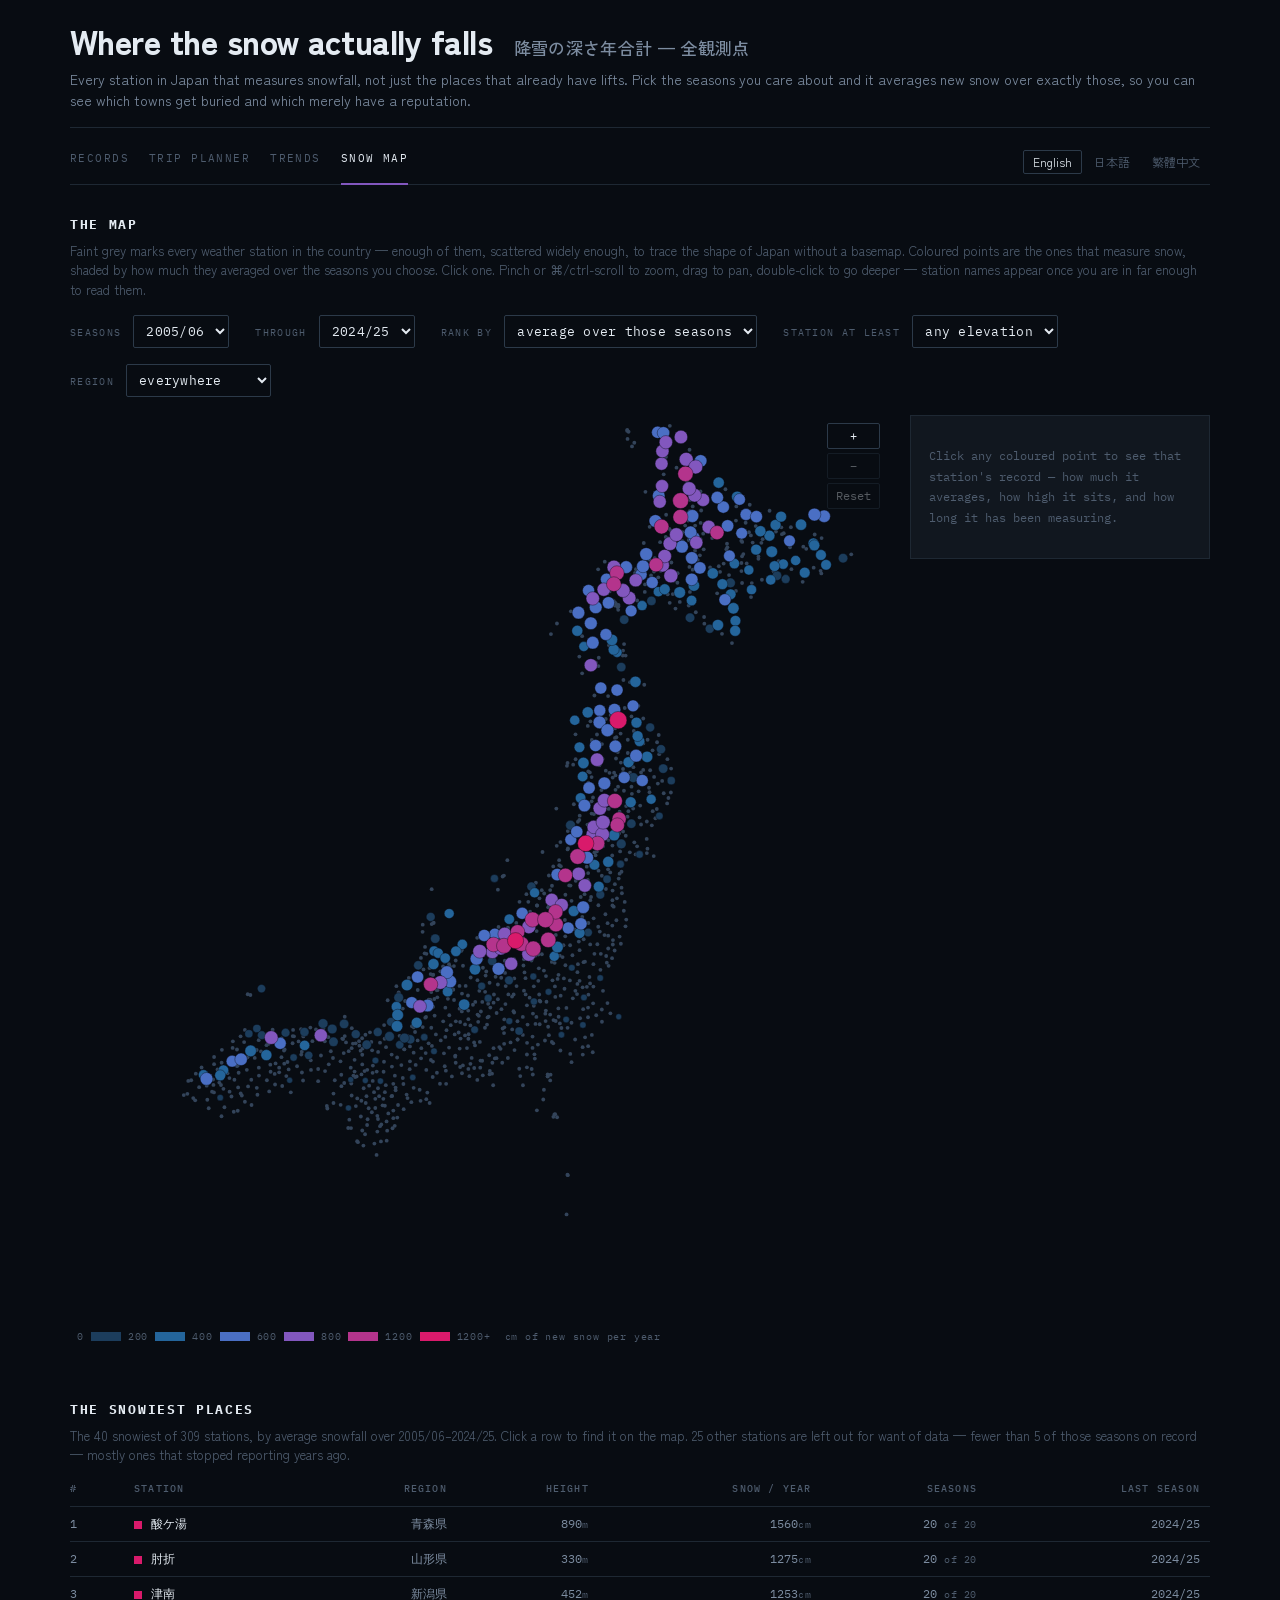
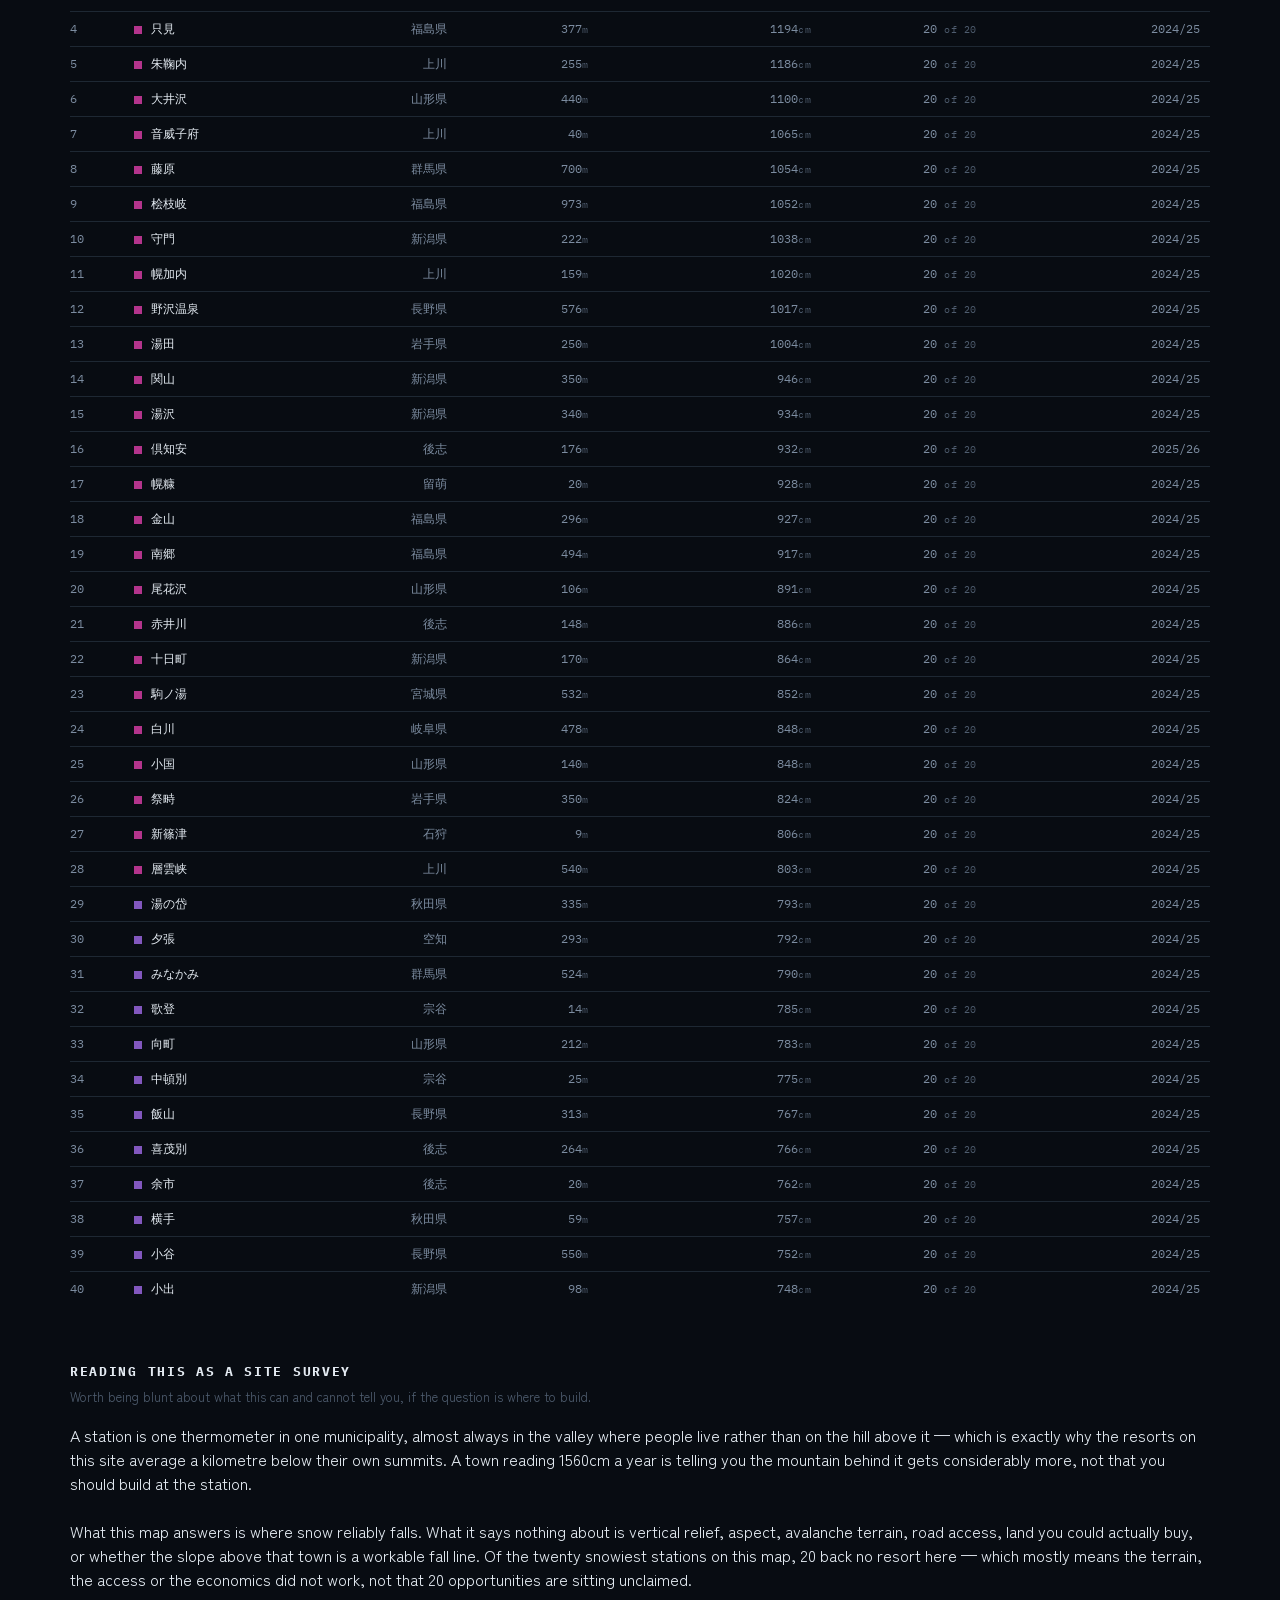
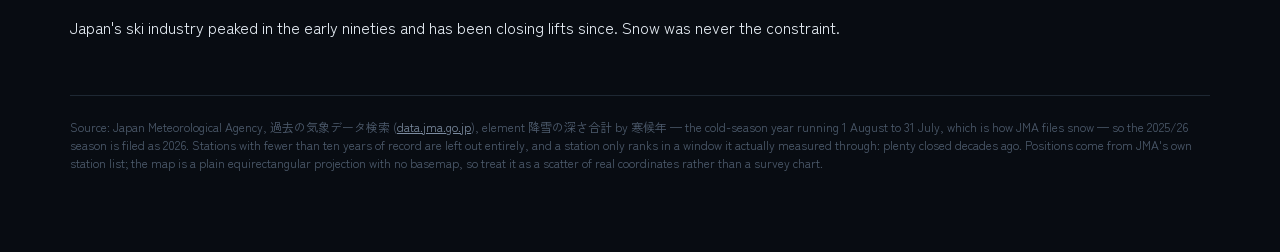
<file: map-template.html>
<!DOCTYPE html>
<html lang="en">
<head>
<meta charset="utf-8">
<meta name="viewport" content="width=device-width, initial-scale=1">
<title data-i18n="map.title">Where the snow falls — every Japanese station that measures it</title>
<meta name="description" data-i18n-attrs="content:map.desc" content="Average annual snowfall at every Japan Meteorological Agency station that records it, mapped. Click a station to see its record, elevation and municipality.">
<meta name="color-scheme" content="dark">
<meta property="og:title" data-i18n-attrs="content:map.title" content="Where the snow falls — every Japanese station that measures it">
<meta property="og:description" data-i18n-attrs="content:map.ogdesc" content="Annual snowfall across Japan's whole observing network, not just the places that already have lifts.">
<meta property="og:type" content="website">
<link rel="icon" href="data:image/svg+xml,%3Csvg xmlns='http://www.w3.org/2000/svg' viewBox='0 0 32 32'%3E%3Crect width='32' height='32' fill='%23080C12'/%3E%3Crect x='5' y='7' width='22' height='4' fill='%231C3D5C'/%3E%3Crect x='5' y='13' width='22' height='4' fill='%234A6FC4'/%3E%3Crect x='5' y='19' width='22' height='4' fill='%23B4348C'/%3E%3C/svg%3E">
<link rel="preconnect" href="https://fonts.googleapis.com">
<link rel="preconnect" href="https://fonts.gstatic.com" crossorigin>
<link href="https://fonts.googleapis.com/css2?family=Zen+Kaku+Gothic+New:wght@400;500;700;900&family=IBM+Plex+Mono:wght@400;500;600&display=swap" rel="stylesheet">
<link rel="stylesheet" href="site.css">
<style>
.controls{display:flex;flex-wrap:wrap;gap:16px 26px;align-items:baseline;margin:0 0 18px}
.controls label{
  font-family:var(--mono);font-size:10px;letter-spacing:.13em;
  text-transform:uppercase;color:var(--dim)
}
.controls select{
  font-family:var(--mono);font-size:13px;letter-spacing:.02em;text-transform:none;
  background:var(--void);color:var(--ice);border:1px solid var(--edge2);
  padding:6px 8px;margin-left:5px;border-radius:2px;cursor:pointer
}
.controls select:focus-visible{outline:2px solid var(--s3);outline-offset:1px}

.maprow{display:flex;flex-wrap:wrap;gap:22px;align-items:flex-start}
.mapwrap{flex:1 1 460px;min-width:320px;position:relative}
.mapwrap svg{display:block;width:100%;height:auto;cursor:grab}
.mapwrap svg.dragging{cursor:grabbing}
.mapwrap svg:focus-visible{outline:2px solid var(--s3);outline-offset:2px}
.net{fill:#33445A}
/* Strokes and labels are sized in screen pixels, so zooming spreads the points
   apart instead of inflating every outline with them. */
.stn{cursor:pointer;stroke:var(--void);stroke-width:.4;vector-effect:non-scaling-stroke}
.stn:hover{stroke:#fff;stroke-width:1}
.stn.sel{stroke:#fff;stroke-width:1.6}
.mlabel{fill:var(--ice);font-family:var(--mono);letter-spacing:.04em;
  paint-order:stroke;stroke:var(--void);stroke-width:2px;
  vector-effect:non-scaling-stroke;pointer-events:none}

.zoomtip{
  position:absolute;inset:0;display:flex;align-items:center;justify-content:center;
  background:rgba(8,12,18,.6);color:var(--ice);font-family:var(--mono);font-size:12px;
  letter-spacing:.08em;opacity:0;pointer-events:none;transition:opacity .2s
}
.zoomtip.on{opacity:1}
.zoomui{position:absolute;top:8px;right:8px;display:flex;flex-direction:column;gap:4px}
.zoomui button{
  font-family:var(--mono);font-size:12px;line-height:1;padding:6px 8px;min-width:30px;
  background:var(--void);color:var(--ice);border:1px solid var(--edge2);
  border-radius:2px;cursor:pointer
}
.zoomui button:hover:not(:disabled){border-color:var(--s3);color:#fff}
.zoomui button:disabled{opacity:.35;cursor:default}

.detail{
  flex:0 1 300px;min-width:260px;background:var(--panel);
  border:1px solid var(--edge);padding:18px
}
.detail h3{margin:0 0 4px;font-size:15px;letter-spacing:0}
.detail .ja{font-family:var(--mono);font-size:11px;color:var(--dim);letter-spacing:.08em}
.detail dl{display:grid;grid-template-columns:auto auto;gap:7px 14px;margin:16px 0 0}
.detail dt{font-family:var(--mono);font-size:10px;letter-spacing:.12em;
  text-transform:uppercase;color:var(--dim)}
.detail dd{margin:0;font-family:var(--mono);font-size:12px;color:var(--ice);
  text-align:right;font-variant-numeric:tabular-nums}
.detail .big{font-family:var(--mono);font-size:30px;color:var(--ice);margin:12px 0 0}
.detail .big small{font-size:12px;color:var(--mute);margin-left:4px}
.detail .none{font-family:var(--mono);font-size:12px;color:var(--dim);line-height:1.7}
.detail .isresort,.detail .stale{
  margin:14px 0 0;padding:8px 10px;border-left:2px solid var(--s4);
  font-family:var(--mono);font-size:11px;color:var(--mute);line-height:1.6
}
.detail .stale{border-left-color:var(--s5)}
table.rank td.old{color:var(--s5)}

.scale{display:flex;align-items:center;gap:0;margin:14px 0 0;font-family:var(--mono);
  font-size:10px;color:var(--dim);flex-wrap:wrap}
.scale i{width:30px;height:9px;display:block}
.scale span{padding:0 7px;letter-spacing:.08em}

table.rank{border-collapse:collapse;font-family:var(--mono);font-size:12px;
  width:100%;min-width:560px}
table.rank th{
  font-weight:500;color:var(--dim);font-size:10px;letter-spacing:.12em;
  text-transform:uppercase;padding:0 10px 10px;text-align:right;white-space:nowrap
}
table.rank th:first-child,table.rank td:first-child{text-align:left;padding-left:0}
table.rank th:nth-child(2),table.rank td:nth-child(2){text-align:left}
table.rank td{padding:8px 10px;text-align:right;border-top:1px solid var(--edge);
  font-variant-numeric:tabular-nums;color:var(--mute);white-space:nowrap;cursor:pointer}
table.rank tr:hover td{color:var(--ice)}
table.rank tr.sel td{color:#fff;background:var(--panel)}
table.rank td.who{color:var(--ice)}
table.rank td .sub{color:var(--dim);font-size:10px;letter-spacing:.06em}
table.rank td i{display:inline-block;width:8px;height:8px;margin-right:9px;
  vertical-align:middle;font-style:normal}
.tablewrap{width:100%;overflow-x:auto}
</style>
</head>
<body>
<div class="wrap">

<header>
  <h1><span data-i18n="map.h1">Where the snow actually falls</span>
    <span class="ja">降雪の深さ年合計 — 全観測点</span></h1>
  <p class="lede" data-i18n="map.lede">Every station in Japan that measures snowfall, not just the places that
  already have lifts. Pick the seasons you care about and it averages new snow over exactly
  those, so you can see which towns get buried and which merely have a reputation.</p>
</header>

<nav class="pages" data-i18n-attrs="aria-label:nav.label" aria-label="Pages">
  <a href="index.html" data-i18n="nav.records">Records</a>
  <a href="plan.html" data-i18n="nav.plan">Trip planner</a>
  <a href="trends.html" data-i18n="nav.trends">Trends</a>
  <a href="map.html" aria-current="page" data-i18n="nav.map">Snow map</a>
</nav>

<div id="gap" class="warn" hidden></div>

<section>
  <h2 data-i18n="map.h2.map">The map</h2>
  <p class="hint" data-i18n="map.hint">Faint grey marks every weather station in the country — enough of them,
  scattered widely enough, to trace the shape of Japan without a basemap. Coloured points
  are the ones that measure snow, shaded by how much they averaged over the seasons you
  choose. Click one. Pinch or ⌘/ctrl-scroll to zoom, drag to pan, double-click to go
  deeper — station names appear once you are in far enough to read them.</p>
  <div class="controls">
    <label><span data-i18n="map.seasons">Seasons</span>
      <select id="y0" data-i18n-attrs="aria-label:map.firstSeason" aria-label="First season"></select>
    </label>
    <label><span data-i18n="map.through">through</span>
      <select id="y1" data-i18n-attrs="aria-label:map.lastSeason" aria-label="Last season"></select>
    </label>
    <label><span data-i18n="map.rankBy">Rank by</span>
      <select id="metric" data-i18n-attrs="aria-label:map.metricAria" aria-label="Which figure to map">
        <option value="avg" data-i18n="map.metric.avg">average over those seasons</option>
        <option value="best" data-i18n="map.metric.best">the snowiest single season</option>
      </select>
    </label>
    <label><span data-i18n="map.minElev">Station at least</span>
      <select id="minelev" data-i18n-attrs="aria-label:map.minElevAria" aria-label="Minimum station elevation">
        <option value="0" data-i18n="map.anyElev">any elevation</option>
        <option value="200">200 m</option>
        <option value="400">400 m</option>
        <option value="600">600 m</option>
        <option value="800">800 m</option>
      </select>
    </label>
    <label><span data-i18n="map.region">Region</span>
      <select id="region" data-i18n-attrs="aria-label:map.region" aria-label="Region"></select>
    </label>
  </div>
  <div class="maprow">
    <div class="mapwrap">
      <div id="map"></div>
      <div class="zoomtip" id="zoomtip" aria-hidden="true" data-i18n="map.zoomtip">pinch, or ⌘/ctrl + scroll, to zoom</div>
      <div class="zoomui">
        <button id="zoomin" type="button" data-i18n-attrs="title:map.zoomIn,aria-label:map.zoomIn" title="Zoom in" aria-label="Zoom in">+</button>
        <button id="zoomout" type="button" data-i18n-attrs="title:map.zoomOut,aria-label:map.zoomOut" title="Zoom out" aria-label="Zoom out">−</button>
        <button id="zoomreset" type="button" data-i18n-attrs="title:map.zoomResetTitle" data-i18n="map.zoomReset" title="Show the whole country">Reset</button>
      </div>
    </div>
    <aside class="detail" id="detail"></aside>
  </div>
  <div class="scale" id="scale"></div>
</section>

<section>
  <h2 data-i18n="map.h2.rank">The snowiest places</h2>
  <p class="hint" id="rankhint"></p>
  <div class="tablewrap"><table class="rank" id="rank"><thead></thead><tbody></tbody></table></div>
</section>

<section>
  <h2 data-i18n="map.h2.survey">Reading this as a site survey</h2>
  <p class="hint" data-i18n="map.surveyhint">Worth being blunt about what this can and cannot tell you, if the question
  is where to build.</p>
  <p class="verdict" id="caveats"></p>
</section>

<footer id="foot"></footer>
</div>

<script>
const DATA = /*__DATA__*/null;
const GROUPS = /*__GROUPS__*/null;
const TOTAL = /*__TOTAL__*/0;
const SEASON = /*__SEASON__*/null;
</script>
<script src="i18n.js"></script>
<script src="locales/en.js"></script>
<script src="locales/ja.js"></script>
<script src="locales/zh-Hant.js"></script>
<script>
const el = id => document.getElementById(id);
const STOPS = [0, 200, 400, 600, 800, 1200];
const RAMP = ["--s0","--s1","--s2","--s3","--s4","--s5","--s6"];
const shade = cm => {
  if(!cm) return "var(--s0)";
  let i = 1; while(i < STOPS.length && cm >= STOPS[i]) i++;
  return `var(${RAMP[i]})`;
};

/* Stations already backing a resort on this site, so the map can say so
   rather than presenting Kutchan as an undiscovered opportunity. */
const RESORT_AT = {};
for(const k in (DATA || {})){
  const id = DATA[k].station_id;
  if(id) (RESORT_AT[id] = RESORT_AT[id] || []).push(k);
}

let survey = null, metric = "avg", minElev = 0, region = "", picked = null;
let y0 = 0, y1 = 0, firstY = 0, lastY = 0, liveY = 0;

/* JMA files snow by 寒候年, the cold-season year ending 31 July, so year 1997
   is the winter of 1996/97. Every year shown on this page is labelled as the
   season it actually is. */
const seasonLabel = y => `${y - 1}/${String(y % 100).padStart(2, "0")}`;

/* Stats are per window, not per station: a station that stopped reporting in
   1997 must not rank against live ones on a figure labelled "recent". */
const STATS = new Map();
const span = () => y1 - y0 + 1;
// Two seasons inside the window is not comparable with twenty. Stations
// thinner than this drop out and are counted in the caption instead.
const minSeasons = () => Math.min(5, span());

function computeStats(){
  STATS.clear();
  for(const s of survey.stations){
    let sum = 0, n = 0, best = 0, bestY = null;
    for(let y = Math.max(y0, s.from); y <= Math.min(y1, s.to); y++){
      const v = s.snow[y - s.from];
      if(v == null) continue;
      sum += v; n++;
      if(v > best){ best = v; bestY = y; }
    }
    STATS.set(s.id, {avg: n ? sum / n : 0, best, bestY, n});
  }
}
const stat = s => STATS.get(s.id);
const val = s => metric === "best" ? stat(s).best : stat(s).avg;

/* Remote Pacific and subtropical islands are in the network because JMA flags
   every surface station as snow-capable. They record no snow and would stretch
   the map across empty ocean, so the view is clipped to the main archipelago. */
const BOX = {lat0: 30.8, lat1: 45.7, lon0: 129.3, lon1: 146.0};
const inBox = p => p.lat >= BOX.lat0 && p.lat <= BOX.lat1
                && p.lon >= BOX.lon0 && p.lon <= BOX.lon1;

function project(){
  // Equirectangular, with longitudes squeezed by cos(mid-latitude) so the
  // country is not stretched sideways.
  const midlat = (BOX.lat0 + BOX.lat1) / 2 * Math.PI / 180;
  const kx = Math.cos(midlat);
  const w = (BOX.lon1 - BOX.lon0) * kx, h = BOX.lat1 - BOX.lat0;
  const W = 620, H = Math.round(W * h / w);
  return {
    W, H,
    x: lon => (lon - BOX.lon0) * kx / w * W,
    y: lat => H - (lat - BOX.lat0) / h * H,
  };
}

/* Everything the map and table draw, minus the data-coverage test — so the
   caption can say how many stations the window itself excluded. */
function matching(){
  return survey.stations.filter(s =>
    inBox(s) && (s.elev == null || s.elev >= minElev)
    && (!region || s.region === region));
}

function visible(){
  return matching().filter(s => stat(s).n >= minSeasons() && val(s) > 0);
}

/* Zoom lives in map units and survives a redraw, so changing a filter does not
   throw away where you were looking. */
let world = null, view = null, mapSvg = null;
let netDots = [], stnDots = [], labels = [], dragged = false;
const MAXK = 40;
// As wide as the column allows, subject to never being taller than the window.
// Japan is a diagonal country -- the drawing is taller than it is wide -- so a
// tighter height cap is what was stopping the map from using the width at all.
const MAPVH = 100;
const zoomK = () => world ? world.W / view.w : 1;

function clampView(){
  view.w = Math.min(world.W, Math.max(world.W / MAXK, view.w));
  view.h = view.w * world.H / world.W;
  view.x = Math.min(world.W - view.w, Math.max(0, view.x));
  view.y = Math.min(world.H - view.h, Math.max(0, view.y));
}

// Zoom about a fixed point, so whatever is under the cursor stays under it.
function zoomAt(m, factor){
  const w = Math.min(world.W, Math.max(world.W / MAXK, view.w / factor));
  const g = w / view.w;
  view.x = m.x - (m.x - view.x) * g;
  view.y = m.y - (m.y - view.y) * g;
  view.w = w;
  applyView();
}
const zoomCentre = f => zoomAt({x: view.x + view.w / 2, y: view.y + view.h / 2}, f);

function drawMap(){
  const p = project();
  world = {W: p.W, H: p.H};
  if(!view) view = {x: 0, y: 0, w: p.W, h: p.H};
  const rows = visible();
  const max = Math.max(1, ...rows.map(val));
  let g = "";
  survey.network.forEach(([lat, lon]) => {
    if(lat < BOX.lat0 || lat > BOX.lat1 || lon < BOX.lon0 || lon > BOX.lon1) return;
    g += `<circle class="net" cx="${p.x(lon).toFixed(1)}" cy="${p.y(lat).toFixed(1)}" r="1.5"/>`;
  });
  // Biggest last, so the heaviest snowfall is never hidden under a lighter point.
  labels = [];
  [...rows].sort((a,b) => val(a) - val(b)).forEach(s => {
    const r = 2.2 + 4.6 * Math.sqrt(val(s) / max);
    const x = p.x(s.lon), y = p.y(s.lat);
    labels.push({x, y, r, name: s.name, v: val(s)});
    g += `<circle class="stn${picked === s.id ? " sel" : ""}" data-id="${s.id}" `
      + `cx="${x.toFixed(1)}" cy="${y.toFixed(1)}" data-r="${r.toFixed(2)}" `
      + `r="${r.toFixed(1)}" fill="${shade(val(s))}">`
      + `<title>${T("map.tip", {name: s.name, n: Math.round(val(s))})}</title></circle>`;
  });
  el("map").innerHTML =
    `<svg viewBox="0 0 ${p.W} ${p.H}" tabindex="0" role="img" aria-label="${T("map.aria")}">${g}<g id="mlabels"></g></svg>`;
  mapSvg = el("map").querySelector("svg");
  /* The map takes the width it is given and derives its height from that. The
     pair of vh caps only stops it growing taller than the window, and they are
     held in the drawing's own ratio so the box always hugs the drawing --
     otherwise the height cap leaves dead margins either side that look like map
     but do not respond like it. */
  mapSvg.style.maxHeight = MAPVH + "vh";
  mapSvg.style.maxWidth = (MAPVH * p.W / p.H).toFixed(1) + "vh";
  netDots = [...mapSvg.querySelectorAll(".net")];
  stnDots = [...mapSvg.querySelectorAll(".stn")];
  stnDots.forEach(c => {
    // A pan that ends on a point must not count as picking it.
    c.onclick = () => {
      if(dragged) return;
      picked = c.dataset.id; drawMap(); drawDetail(); drawRank();
    };
  });
  bindZoom();
  applyView();
}

function applyView(){
  if(!mapSvg) return;
  clampView();
  const k = zoomK();
  // Dots are counter-scaled to hold roughly their screen size, growing a little
  // with depth for an easier target: at 18x they are half again as big while the
  // gaps between them are eighteen times wider, which is the point of zooming.
  const shrink = Math.pow(k, 0.85);
  mapSvg.setAttribute("viewBox",
    `${view.x.toFixed(2)} ${view.y.toFixed(2)} ${view.w.toFixed(2)} ${view.h.toFixed(2)}`);
  const nr = (1.5 / shrink).toFixed(2);
  netDots.forEach(c => c.setAttribute("r", nr));
  stnDots.forEach(c => c.setAttribute("r", (c.dataset.r / shrink).toFixed(2)));
  // One finger scrolls the page while the whole country is in view; once zoomed
  // in it has to pan the map instead, or you can never reach the edges.
  mapSvg.style.touchAction = k > 1.01 ? "none" : "pan-y";
  el("zoomout").disabled = el("zoomreset").disabled = k <= 1.001;
  el("zoomin").disabled = k >= MAXK - 0.001;
  drawLabels(k, shrink);
}

/* Names appear once the view is tight enough for them to mean something, and
   only for the stations in frame -- the point of zooming in is to find out
   which town a dot is. */
function drawLabels(k, shrink){
  const g = mapSvg.querySelector("#mlabels");
  if(k < 2.5){ g.innerHTML = ""; return; }
  const pad = view.w * 0.02;
  const shown = labels.filter(d => d.x > view.x - pad && d.x < view.x + view.w + pad
                                && d.y > view.y - pad && d.y < view.y + view.h + pad)
                      .sort((a,b) => b.v - a.v).slice(0, 45);
  g.innerHTML = shown.map(d =>
    `<text class="mlabel" x="${(d.x + d.r / shrink + 3 / k).toFixed(2)}" `
    + `y="${(d.y + 4 / k).toFixed(2)}" font-size="${(11.5 / k).toFixed(2)}">${d.name}</text>`
  ).join("");
}

let tipTimer = 0;
function flashTip(){
  const t = el("zoomtip");
  t.classList.add("on");
  clearTimeout(tipTimer);
  tipTimer = setTimeout(() => t.classList.remove("on"), 1100);
}

/* Wheel, drag, pinch, double-click and the arrow keys. Bound per redraw
   because the SVG is rebuilt; the buttons outside it are bound once. */
function bindZoom(){
  const pts = new Map();
  let prev = null, pinch = 0;
  // Screen to map through the SVG's own matrix. Doing the arithmetic by hand
  // against the element's box is wrong the moment max-height letterboxes the
  // drawing inside it, and the cursor stops being the thing you zoom about.
  const pt = mapSvg.createSVGPoint();
  const toMap = (cx, cy) => {
    const m = mapSvg.getScreenCTM();
    if(!m) return {x: view.x + view.w / 2, y: view.y + view.h / 2};
    pt.x = cx; pt.y = cy;
    const p = pt.matrixTransform(m.inverse());
    return {x: p.x, y: p.y};
  };
  const spread = () => {
    const [a, b] = [...pts.values()];
    return {d: Math.hypot(a.x - b.x, a.y - b.y),
            cx: (a.x + b.x) / 2, cy: (a.y + b.y) / 2};
  };

  // A plain wheel keeps scrolling the page -- this map is 76vh tall and sits in
  // the middle of a long article, so swallowing the wheel would trap anyone
  // reading past it. A trackpad pinch arrives as ctrl+wheel, so pinching works
  // without anyone being told.
  mapSvg.addEventListener("wheel", e => {
    if(!(e.ctrlKey || e.metaKey)){ flashTip(); return; }
    e.preventDefault();
    zoomAt(toMap(e.clientX, e.clientY), Math.exp(-e.deltaY * 0.002));
  }, {passive: false});

  mapSvg.addEventListener("dblclick", e => zoomAt(toMap(e.clientX, e.clientY), 2));

  /* Capture only once a drag is really under way. Capturing on pointerdown
     retargets the click that follows to the <svg> itself, so a plain click on a
     station never reaches the circle and the panel never opens. */
  let held = false;
  const grab = e => {
    if(held) return;
    try { mapSvg.setPointerCapture(e.pointerId); } catch(_){}
    held = true;
    mapSvg.classList.add("dragging");
  };

  mapSvg.addEventListener("pointerdown", e => {
    pts.set(e.pointerId, {x: e.clientX, y: e.clientY});
    dragged = false;
    prev = {x: e.clientX, y: e.clientY};
    if(pts.size === 2){ pinch = spread().d; grab(e); }
  });

  mapSvg.addEventListener("pointermove", e => {
    if(!pts.has(e.pointerId)) return;
    pts.set(e.pointerId, {x: e.clientX, y: e.clientY});
    if(pts.size >= 2){
      const s = spread();
      grab(e);
      if(pinch) zoomAt(toMap(s.cx, s.cy), s.d / pinch);
      pinch = s.d; dragged = true;
      return;
    }
    const a = toMap(prev.x, prev.y), b = toMap(e.clientX, e.clientY);
    if(Math.abs(e.clientX - prev.x) + Math.abs(e.clientY - prev.y) > 3){
      dragged = true;
      grab(e);
    }
    prev = {x: e.clientX, y: e.clientY};
    view.x -= b.x - a.x; view.y -= b.y - a.y;
    applyView();
  });

  const release = e => {
    pts.delete(e.pointerId);
    pinch = pts.size === 2 ? spread().d : 0;
    if(!pts.size){ held = false; mapSvg.classList.remove("dragging"); }
  };
  mapSvg.addEventListener("pointerup", release);
  mapSvg.addEventListener("pointercancel", release);

  mapSvg.addEventListener("keydown", e => {
    const step = view.w * 0.15, k = {ArrowLeft: [-1,0], ArrowRight: [1,0],
      ArrowUp: [0,-1], ArrowDown: [0,1]}[e.key];
    if(k){ view.x += k[0] * step; view.y += k[1] * step * world.H / world.W; }
    else if(e.key === "+" || e.key === "=") zoomCentre(1.6);
    else if(e.key === "-" || e.key === "_") zoomCentre(1 / 1.6);
    else if(e.key === "0") view = {x: 0, y: 0, w: world.W, h: world.H};
    else return;
    e.preventDefault();
    applyView();
  });
}

function drawScale(){
  const L = el("scale");
  L.innerHTML = "<span>0</span>";
  STOPS.slice(1).concat([null]).forEach((s,i) => {
    L.insertAdjacentHTML("beforeend",
      `<i style="background:var(${RAMP[i+1]})"></i><span>${s ? s : "1200+"}</span>`);
  });
  L.insertAdjacentHTML("beforeend", `<span>${T("map.scale")}</span>`);
}

function drawDetail(){
  const s = survey.stations.find(x => x.id === picked);
  if(!s){
    el("detail").innerHTML = `<p class="none">${T("map.detail.none")}</p>`;
    return;
  }
  const at = RESORT_AT[s.id], t = stat(s);
  el("detail").innerHTML =
    `<h3>${s.name}</h3><p class="ja">${s.kana} · ${s.region}</p>`
    + `<p class="big">${t.n ? Math.round(val(s)) : "—"}<small>cm${
        T(metric === "best" ? "map.detail.unitBest" : "map.detail.unitAvg")}</small></p>`
    + `<dl>`
    + `<dt>${T("map.detail.window")}</dt><dd>${seasonLabel(y0)}–${seasonLabel(y1)}</dd>`
    + `<dt>${T("map.detail.have")}</dt><dd>${T("map.detail.ofSpan", {n: t.n, span: span()})}</dd>`
    + `<dt>${T("map.detail.avg")}</dt><dd>${t.n ? Math.round(t.avg) + "cm" : "—"}</dd>`
    + `<dt>${T("map.detail.best")}</dt><dd>${t.bestY
        ? Math.round(t.best) + "cm " + seasonLabel(t.bestY) : "—"}</dd>`
    + `<dt>${T("map.detail.life")}</dt><dd>${Math.round(s.lifeMean)}cm</dd>`
    + `<dt>${T("map.detail.height")}</dt><dd>${s.elev != null ? Math.round(s.elev) + "m" : "—"}</dd>`
    + `<dt>${T("map.detail.measuring")}</dt><dd>${seasonLabel(s.from)}–${seasonLabel(s.to)}</dd>`
    + `</dl>`
    + (s.to < liveY ? `<p class="stale">${T("map.detail.stale", {season: seasonLabel(s.to)})}</p>` : "")
    + (at ? `<p class="isresort">${T("map.detail.isResort", {names: I18N.list(at.map(nameOf))})}</p>` : "");
}

function drawRank(){
  const all = visible();
  const rows = [...all].sort((a,b) => val(b) - val(a)).slice(0, 40);
  el("rank").tHead.innerHTML = `<tr><th>#</th><th>${T("map.th.station")}</th><th>${T("map.region")}</th>`
    + `<th>${T("map.th.height")}</th><th>${T(metric === "best" ? "map.th.best" : "map.th.perYear")}</th>`
    + `<th>${T("map.th.seasons")}</th><th>${T("map.th.last")}</th></tr>`;
  el("rank").tBodies[0].innerHTML = rows.map((s,i) => {
    const t = stat(s);
    return `<tr class="${picked === s.id ? "sel" : ""}" data-id="${s.id}">`
    + `<td>${i+1}</td>`
    + `<td class="who"><i style="background:${shade(val(s))}"></i>${s.name}`
    + (RESORT_AT[s.id] ? `<br><span class="sub">${RESORT_AT[s.id].map(nameOf).join(", ")}</span>` : "")
    + `</td>`
    + `<td>${s.region}</td>`
    + `<td>${s.elev != null ? Math.round(s.elev) + "<span class='sub'>m</span>" : "—"}</td>`
    + `<td>${Math.round(val(s))}<span class='sub'>cm</span>`
    + (metric === "best" ? `<span class='sub'> ${seasonLabel(t.bestY)}</span>` : "")
    + `</td>`
    + `<td>${t.n}<span class='sub'> ${T("map.th.ofSpan", {span: span()})}</span></td>`
    + `<td class="${s.to < liveY ? "old" : ""}">${seasonLabel(s.to)}</td></tr>`;
  }).join("");
  el("rank").tBodies[0].querySelectorAll("tr").forEach(tr => {
    tr.onclick = () => { picked = tr.dataset.id; drawMap(); drawDetail(); drawRank(); };
  });
  // Stations the window itself removed, as opposed to the elevation and region
  // filters -- worth naming, because a closed station silently vanishing looks
  // like a bug otherwise.
  const thin = matching().length - all.length;
  el("rankhint").innerHTML = T("map.rank", {
    head: rows.length < all.length ? T("map.rank.some", {n: rows.length, total: all.length})
                                   : T("map.rank.all", {total: all.length}),
    by: T(metric === "best" ? "map.rank.byBest" : "map.rank.byAvg"),
    from: seasonLabel(y0), to: seasonLabel(y1),
    elev: minElev ? T("map.rank.elev", {m: minElev}) : "",
    region: region ? T("map.rank.region", {region}) : "",
    thin: thin ? T("map.rank.thin", {n: thin,
      why: minSeasons() > 1 ? T("map.rank.fewer", {n: minSeasons()}) : T("map.rank.none")}) : ""});
}

function drawCaveats(){
  const s = survey.stations.filter(x => inBox(x) && stat(x).n >= minSeasons());
  const top = [...s].sort((a,b) => stat(b).avg - stat(a).avg).slice(0, 20);
  const topFree = top.filter(x => !RESORT_AT[x.id]).length;
  if(!top.length){ el("caveats").innerHTML = ""; return; }
  el("caveats").innerHTML = T("map.caveats", {avg: Math.round(stat(top[0]).avg), free: topFree});
}

function redraw(){
  computeStats();
  drawMap(); drawRank(); drawDetail(); drawCaveats();
}

/* The words that are not rebuilt by redraw(), and not marked up in the page. */
function paintStatic(){
  el("foot").innerHTML = T("map.foot");
  if(survey){
    drawScale();
    el("region").options[0].textContent = T("map.everywhere");
  }
}

function seasonOptions(sel, chosen){
  // Newest first: the default window is the recent one, and that is what most
  // people are after.
  let o = "";
  for(let y = lastY; y >= firstY; y--)
    o += `<option value="${y}"${y === chosen ? " selected" : ""}>${seasonLabel(y)}</option>`;
  sel.innerHTML = o;
}

function boot(){
  fetch("data/stations.json").then(r => r.json()).then(raw => {
    survey = raw;
    if(!survey.stations.length || !survey.stations[0].snow)
      throw new Error("survey data predates the season window");
    for(const s of survey.stations){
      const v = s.snow.filter(x => x != null);
      s.lifeMean = v.reduce((a,b) => a + b, 0) / v.length;
    }
    firstY = Math.min(...survey.stations.map(s => s.from));
    lastY  = Math.max(...survey.stations.map(s => s.to));
    // The newest season is published by only a fraction of stations at first,
    // so "still reporting" cannot mean "has the very latest year" -- that would
    // brand most of the live network as closed. Take the newest season half the
    // network has filed, and call anything ending before that closed.
    const ends = {};
    for(const s of survey.stations) ends[s.to] = (ends[s.to] || 0) + 1;
    let seen = 0;
    for(let y = lastY; y >= firstY; y--){
      seen += ends[y] || 0;
      if(seen >= survey.stations.length / 2){ liveY = y; break; }
    }
    // Default to the last twenty seasons the network has actually filed. Ending
    // on lastY instead would hand a twentieth season to the 82 stations that
    // publish early and nineteen to everyone else.
    y1 = liveY;
    y0 = Math.max(firstY, liveY - 19);
    seasonOptions(el("y0"), y0);
    seasonOptions(el("y1"), y1);
    const regions = [...new Set(survey.stations.filter(inBox).map(s => s.region))].sort();
    const rs = el("region");
    rs.innerHTML = `<option value="">${T("map.everywhere")}</option>`
      + regions.map(r => `<option value="${r}">${r}</option>`).join("");
    el("metric").onchange = () => { metric = el("metric").value; redraw(); };
    el("minelev").onchange = () => { minElev = Number(el("minelev").value); redraw(); };
    rs.onchange = () => { region = rs.value; redraw(); };
    // Either end may be dragged past the other; push the other one along
    // rather than refusing the choice.
    el("y0").onchange = () => {
      y0 = Number(el("y0").value);
      if(y1 < y0){ y1 = y0; el("y1").value = y1; }
      redraw();
    };
    el("y1").onchange = () => {
      y1 = Number(el("y1").value);
      if(y0 > y1){ y0 = y1; el("y0").value = y0; }
      redraw();
    };
    drawScale(); redraw();
    I18N.onChange(() => { paintStatic(); redraw(); });
    el("zoomin").onclick  = () => zoomCentre(1.6);
    el("zoomout").onclick = () => zoomCentre(1 / 1.6);
    el("zoomreset").onclick = () => {
      view = {x: 0, y: 0, w: world.W, h: world.H};
      applyView();
    };
  }).catch(() => {
    el("gap").hidden = false;
    el("gap").innerHTML = T("map.nosurvey");
  });
  paintStatic();
}
boot();
</script>
</body>
</html>
</file>
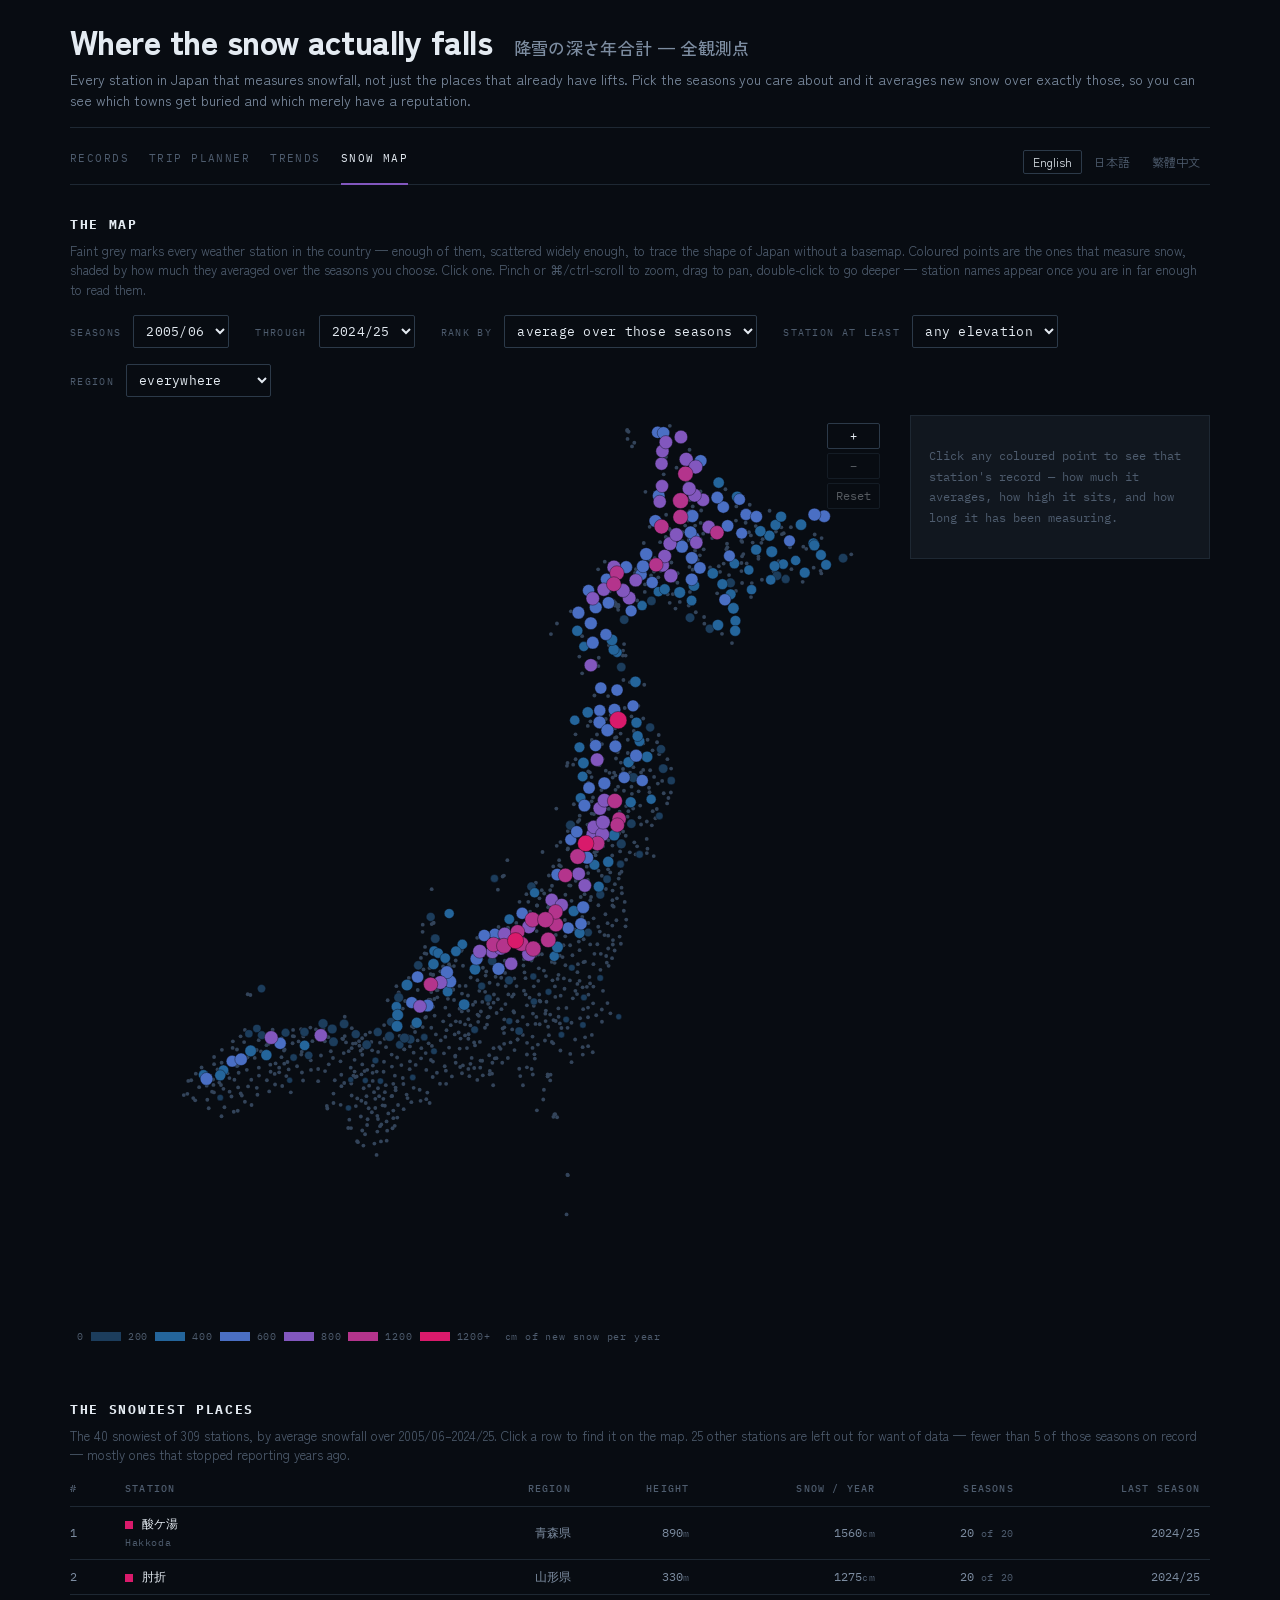
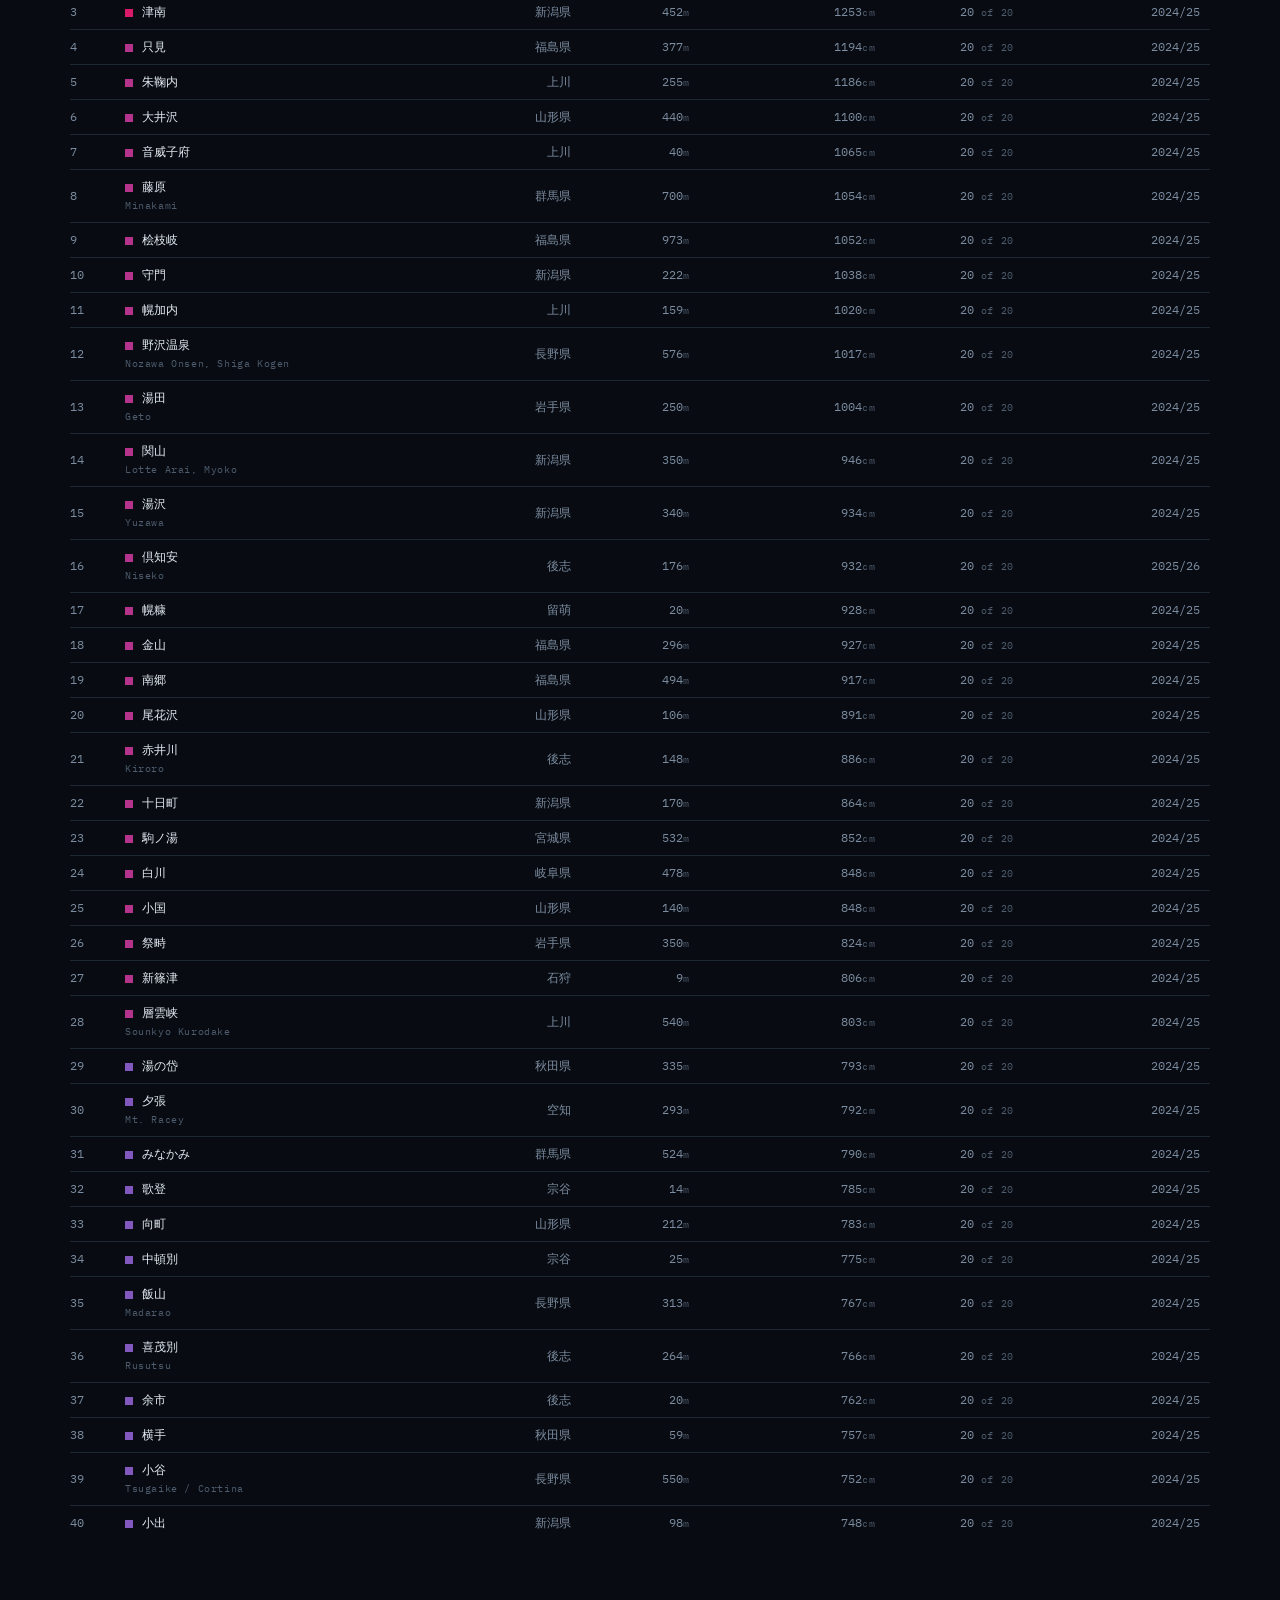
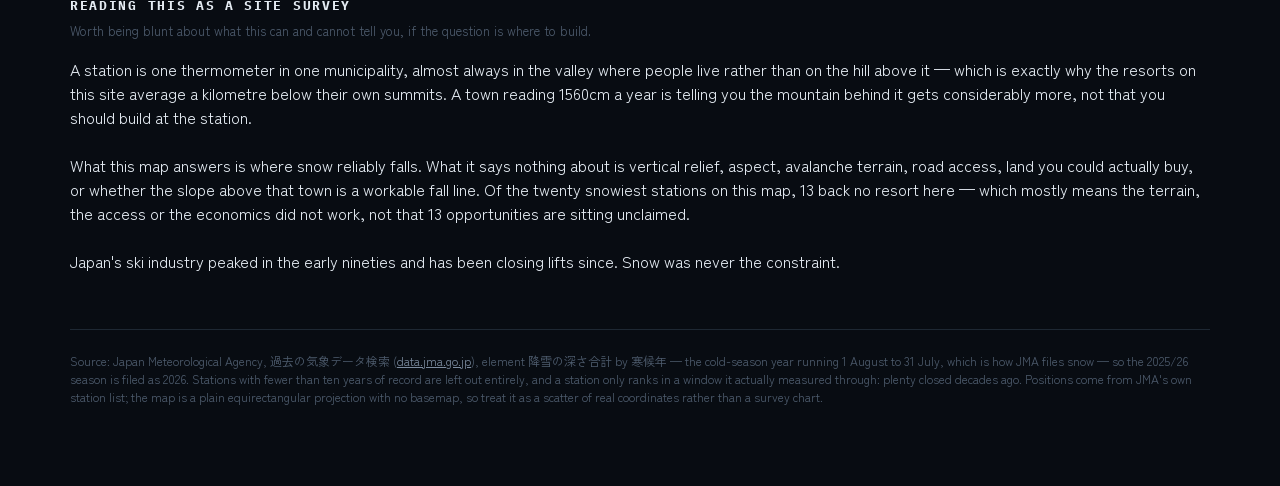
<file: map.html>
<!DOCTYPE html>
<html lang="en">
<head>
<meta charset="utf-8">
<meta name="viewport" content="width=device-width, initial-scale=1">
<title data-i18n="map.title">Where the snow falls — every Japanese station that measures it</title>
<meta name="description" data-i18n-attrs="content:map.desc" content="Average annual snowfall at every Japan Meteorological Agency station that records it, mapped. Click a station to see its record, elevation and municipality.">
<meta name="color-scheme" content="dark">
<meta property="og:title" data-i18n-attrs="content:map.title" content="Where the snow falls — every Japanese station that measures it">
<meta property="og:description" data-i18n-attrs="content:map.ogdesc" content="Annual snowfall across Japan's whole observing network, not just the places that already have lifts.">
<meta property="og:type" content="website">
<link rel="icon" href="data:image/svg+xml,%3Csvg xmlns='http://www.w3.org/2000/svg' viewBox='0 0 32 32'%3E%3Crect width='32' height='32' fill='%23080C12'/%3E%3Crect x='5' y='7' width='22' height='4' fill='%231C3D5C'/%3E%3Crect x='5' y='13' width='22' height='4' fill='%234A6FC4'/%3E%3Crect x='5' y='19' width='22' height='4' fill='%23B4348C'/%3E%3C/svg%3E">
<link rel="preconnect" href="https://fonts.googleapis.com">
<link rel="preconnect" href="https://fonts.gstatic.com" crossorigin>
<link href="https://fonts.googleapis.com/css2?family=Zen+Kaku+Gothic+New:wght@400;500;700;900&family=IBM+Plex+Mono:wght@400;500;600&display=swap" rel="stylesheet">
<link rel="stylesheet" href="site.css">
<style>
.controls{display:flex;flex-wrap:wrap;gap:16px 26px;align-items:baseline;margin:0 0 18px}
.controls label{
  font-family:var(--mono);font-size:10px;letter-spacing:.13em;
  text-transform:uppercase;color:var(--dim)
}
.controls select{
  font-family:var(--mono);font-size:13px;letter-spacing:.02em;text-transform:none;
  background:var(--void);color:var(--ice);border:1px solid var(--edge2);
  padding:6px 8px;margin-left:5px;border-radius:2px;cursor:pointer
}
.controls select:focus-visible{outline:2px solid var(--s3);outline-offset:1px}

.maprow{display:flex;flex-wrap:wrap;gap:22px;align-items:flex-start}
.mapwrap{flex:1 1 460px;min-width:320px;position:relative}
.mapwrap svg{display:block;width:100%;height:auto;cursor:grab}
.mapwrap svg.dragging{cursor:grabbing}
.mapwrap svg:focus-visible{outline:2px solid var(--s3);outline-offset:2px}
.net{fill:#33445A}
/* Strokes and labels are sized in screen pixels, so zooming spreads the points
   apart instead of inflating every outline with them. */
.stn{cursor:pointer;stroke:var(--void);stroke-width:.4;vector-effect:non-scaling-stroke}
.stn:hover{stroke:#fff;stroke-width:1}
.stn.sel{stroke:#fff;stroke-width:1.6}
.mlabel{fill:var(--ice);font-family:var(--mono);letter-spacing:.04em;
  paint-order:stroke;stroke:var(--void);stroke-width:2px;
  vector-effect:non-scaling-stroke;pointer-events:none}

.zoomtip{
  position:absolute;inset:0;display:flex;align-items:center;justify-content:center;
  background:rgba(8,12,18,.6);color:var(--ice);font-family:var(--mono);font-size:12px;
  letter-spacing:.08em;opacity:0;pointer-events:none;transition:opacity .2s
}
.zoomtip.on{opacity:1}
.zoomui{position:absolute;top:8px;right:8px;display:flex;flex-direction:column;gap:4px}
.zoomui button{
  font-family:var(--mono);font-size:12px;line-height:1;padding:6px 8px;min-width:30px;
  background:var(--void);color:var(--ice);border:1px solid var(--edge2);
  border-radius:2px;cursor:pointer
}
.zoomui button:hover:not(:disabled){border-color:var(--s3);color:#fff}
.zoomui button:disabled{opacity:.35;cursor:default}

.detail{
  flex:0 1 300px;min-width:260px;background:var(--panel);
  border:1px solid var(--edge);padding:18px
}
.detail h3{margin:0 0 4px;font-size:15px;letter-spacing:0}
.detail .ja{font-family:var(--mono);font-size:11px;color:var(--dim);letter-spacing:.08em}
.detail dl{display:grid;grid-template-columns:auto auto;gap:7px 14px;margin:16px 0 0}
.detail dt{font-family:var(--mono);font-size:10px;letter-spacing:.12em;
  text-transform:uppercase;color:var(--dim)}
.detail dd{margin:0;font-family:var(--mono);font-size:12px;color:var(--ice);
  text-align:right;font-variant-numeric:tabular-nums}
.detail .big{font-family:var(--mono);font-size:30px;color:var(--ice);margin:12px 0 0}
.detail .big small{font-size:12px;color:var(--mute);margin-left:4px}
.detail .none{font-family:var(--mono);font-size:12px;color:var(--dim);line-height:1.7}
.detail .isresort,.detail .stale{
  margin:14px 0 0;padding:8px 10px;border-left:2px solid var(--s4);
  font-family:var(--mono);font-size:11px;color:var(--mute);line-height:1.6
}
.detail .stale{border-left-color:var(--s5)}
table.rank td.old{color:var(--s5)}

.scale{display:flex;align-items:center;gap:0;margin:14px 0 0;font-family:var(--mono);
  font-size:10px;color:var(--dim);flex-wrap:wrap}
.scale i{width:30px;height:9px;display:block}
.scale span{padding:0 7px;letter-spacing:.08em}

table.rank{border-collapse:collapse;font-family:var(--mono);font-size:12px;
  width:100%;min-width:560px}
table.rank th{
  font-weight:500;color:var(--dim);font-size:10px;letter-spacing:.12em;
  text-transform:uppercase;padding:0 10px 10px;text-align:right;white-space:nowrap
}
table.rank th:first-child,table.rank td:first-child{text-align:left;padding-left:0}
table.rank th:nth-child(2),table.rank td:nth-child(2){text-align:left}
table.rank td{padding:8px 10px;text-align:right;border-top:1px solid var(--edge);
  font-variant-numeric:tabular-nums;color:var(--mute);white-space:nowrap;cursor:pointer}
table.rank tr:hover td{color:var(--ice)}
table.rank tr.sel td{color:#fff;background:var(--panel)}
table.rank td.who{color:var(--ice)}
table.rank td .sub{color:var(--dim);font-size:10px;letter-spacing:.06em}
table.rank td i{display:inline-block;width:8px;height:8px;margin-right:9px;
  vertical-align:middle;font-style:normal}
.tablewrap{width:100%;overflow-x:auto}
</style>
</head>
<body>
<div class="wrap">

<header>
  <h1><span data-i18n="map.h1">Where the snow actually falls</span>
    <span class="ja">降雪の深さ年合計 — 全観測点</span></h1>
  <p class="lede" data-i18n="map.lede">Every station in Japan that measures snowfall, not just the places that
  already have lifts. Pick the seasons you care about and it averages new snow over exactly
  those, so you can see which towns get buried and which merely have a reputation.</p>
</header>

<nav class="pages" data-i18n-attrs="aria-label:nav.label" aria-label="Pages">
  <a href="index.html" data-i18n="nav.records">Records</a>
  <a href="plan.html" data-i18n="nav.plan">Trip planner</a>
  <a href="trends.html" data-i18n="nav.trends">Trends</a>
  <a href="map.html" aria-current="page" data-i18n="nav.map">Snow map</a>
</nav>

<div id="gap" class="warn" hidden></div>

<section>
  <h2 data-i18n="map.h2.map">The map</h2>
  <p class="hint" data-i18n="map.hint">Faint grey marks every weather station in the country — enough of them,
  scattered widely enough, to trace the shape of Japan without a basemap. Coloured points
  are the ones that measure snow, shaded by how much they averaged over the seasons you
  choose. Click one. Pinch or ⌘/ctrl-scroll to zoom, drag to pan, double-click to go
  deeper — station names appear once you are in far enough to read them.</p>
  <div class="controls">
    <label><span data-i18n="map.seasons">Seasons</span>
      <select id="y0" data-i18n-attrs="aria-label:map.firstSeason" aria-label="First season"></select>
    </label>
    <label><span data-i18n="map.through">through</span>
      <select id="y1" data-i18n-attrs="aria-label:map.lastSeason" aria-label="Last season"></select>
    </label>
    <label><span data-i18n="map.rankBy">Rank by</span>
      <select id="metric" data-i18n-attrs="aria-label:map.metricAria" aria-label="Which figure to map">
        <option value="avg" data-i18n="map.metric.avg">average over those seasons</option>
        <option value="best" data-i18n="map.metric.best">the snowiest single season</option>
      </select>
    </label>
    <label><span data-i18n="map.minElev">Station at least</span>
      <select id="minelev" data-i18n-attrs="aria-label:map.minElevAria" aria-label="Minimum station elevation">
        <option value="0" data-i18n="map.anyElev">any elevation</option>
        <option value="200">200 m</option>
        <option value="400">400 m</option>
        <option value="600">600 m</option>
        <option value="800">800 m</option>
      </select>
    </label>
    <label><span data-i18n="map.region">Region</span>
      <select id="region" data-i18n-attrs="aria-label:map.region" aria-label="Region"></select>
    </label>
  </div>
  <div class="maprow">
    <div class="mapwrap">
      <div id="map"></div>
      <div class="zoomtip" id="zoomtip" aria-hidden="true" data-i18n="map.zoomtip">pinch, or ⌘/ctrl + scroll, to zoom</div>
      <div class="zoomui">
        <button id="zoomin" type="button" data-i18n-attrs="title:map.zoomIn,aria-label:map.zoomIn" title="Zoom in" aria-label="Zoom in">+</button>
        <button id="zoomout" type="button" data-i18n-attrs="title:map.zoomOut,aria-label:map.zoomOut" title="Zoom out" aria-label="Zoom out">−</button>
        <button id="zoomreset" type="button" data-i18n-attrs="title:map.zoomResetTitle" data-i18n="map.zoomReset" title="Show the whole country">Reset</button>
      </div>
    </div>
    <aside class="detail" id="detail"></aside>
  </div>
  <div class="scale" id="scale"></div>
</section>

<section>
  <h2 data-i18n="map.h2.rank">The snowiest places</h2>
  <p class="hint" id="rankhint"></p>
  <div class="tablewrap"><table class="rank" id="rank"><thead></thead><tbody></tbody></table></div>
</section>

<section>
  <h2 data-i18n="map.h2.survey">Reading this as a site survey</h2>
  <p class="hint" data-i18n="map.surveyhint">Worth being blunt about what this can and cannot tell you, if the question
  is where to build.</p>
  <p class="verdict" id="caveats"></p>
</section>

<footer id="foot"></footer>
</div>

<script>
const DATA = {"akan":{"name":"Akan","names":{"ja":"阿寒","zh-Hant":"阿寒"},"country":"Japan","area":"Hokkaido","region":"釧路","station":"阿寒湖畔","source":"jma","station_id":"19-0091","station_m":426.0,"daily":"jma-19-0091","areas":"Akan Kohan","areas_i18n":{"ja":"阿寒湖畔","zh-Hant":"阿寒湖畔"},"base":null,"top":null,"claimed_m":null,"note":"阿寒湖畔 station at 426m; resort elevations not yet filled in","seasons":[{"s":"1986/87","m":[0,65,122,176,104,92,31,0],"t":590,"i":0},{"s":"1987/88","m":[0,62,155,84,108,157,47,0],"t":613,"i":0},{"s":"1988/89","m":[9,179,77,112,100,173,82,0],"t":732,"i":0},{"s":"1989/90","m":[0,1,125,143,97,155,50,1],"t":572,"i":0},{"s":"1990/91","m":[0,4,124,133,166,99,24,0],"t":550,"i":0},{"s":"1991/92","m":[0,64,244,131,91,80,56,5],"t":671,"i":1},{"s":"1992/93","m":[0,120,181,202,129,137,115,4],"t":888,"i":0},{"s":"1993/94","m":[0,50,177,132,160,154,100,7],"t":780,"i":1},{"s":"1994/95","m":[0,103,246,155,156,124,81,0],"t":865,"i":1},{"s":"1995/96","m":[0,14,172,116,74,145,119,34],"t":674,"i":1},{"s":"1996/97","m":[0,27,140,147,160,73,83,3],"t":633,"i":0},{"s":"1997/98","m":[0,6,103,126,85,119,31,0],"t":470,"i":0},{"s":"1998/99","m":[0,95,128,134,99,147,55,0],"t":658,"i":0},{"s":"1999/00","m":[0,29,158,227,73,182,135,5],"t":809,"i":1},{"s":"2000/01","m":[0,80,161,123,91,94,7,0],"t":556,"i":1},{"s":"2001/02","m":[0,22,104,174,136,64,16,0],"t":516,"i":1},{"s":"2002/03","m":[0,63,115,194,81,161,80,0],"t":694,"i":0},{"s":"2003/04","m":[0,0,117,335,153,122,43,0],"t":770,"i":1},{"s":"2004/05","m":[0,0,147,132,85,122,75,0],"t":561,"i":0},{"s":"2005/06","m":[0,31,189,153,84,134,94,12],"t":697,"i":0},{"s":"2006/07","m":[0,7,112,89,125,168,98,1],"t":600,"i":0},{"s":"2007/08","m":[0,18,57,54,80,34,96,0],"t":339,"i":0},{"s":"2008/09","m":[0,0,68,130,105,63,27,0],"t":393,"i":1},{"s":"2009/10","m":[0,8,114,100,50,103,31,0],"t":406,"i":0},{"s":"2010/11","m":[5,0,107,75,55,82,10,0],"t":334,"i":0},{"s":"2011/12","m":[0,0,128,123,52,85,34,6],"t":428,"i":0},{"s":"2012/13","m":[0,42,173,88,53,69,27,2],"t":454,"i":0},{"s":"2013/14","m":[13,7,93,70,89,154,39,0],"t":465,"i":0},{"s":"2014/15","m":[0,0,118,114,179,118,15,0],"t":544,"i":0},{"s":"2015/16","m":[1,59,28,169,79,34,25,0],"t":395,"i":0},{"s":"2016/17","m":[0,46,92,98,31,82,29,0],"t":378,"i":0},{"s":"2017/18","m":[23,30,102,64,62,76,21,0],"t":378,"i":0},{"s":"2018/19","m":[0,4,72,102,34,56,15,0],"t":283,"i":0},{"s":"2019/20","m":[0,10,31,65,58,81,10,0],"t":255,"i":0},{"s":"2020/21","m":[0,9,18,123,49,55,14,0],"t":268,"i":0},{"s":"2021/22","m":[0,15,43,123,54,92,21,0],"t":348,"i":0},{"s":"2022/23","m":[0,1,78,59,57,42,0,0],"t":237,"i":0},{"s":"2023/24","m":[0,3,37,83,53,83,9,0],"t":268,"i":0},{"s":"2024/25","m":[0,2,25,85,86,87,28,0],"t":313,"i":0},{"s":"2025/26","m":[0,7,125,44,44,75,5,0],"t":300,"i":0}]},"ani":{"name":"Ani","names":{"ja":"阿仁","zh-Hant":"阿仁"},"country":"Japan","area":"Tohoku","region":"秋田県","station":"阿仁合","source":"jma","station_id":"32-1131","station_m":120.0,"daily":"jma-32-1131","areas":"Ani","areas_i18n":{"ja":"阿仁","zh-Hant":"阿仁"},"base":537,"top":1200,"claimed_m":null,"note":"Aniai 120m; Ani base 200m","seasons":[{"s":"1979/80","m":[0,0,102,236,224,98,15,0],"t":675,"i":1},{"s":"1980/81","m":[0,0,186,297,166,99,0,0],"t":748,"i":1},{"s":"1981/82","m":[0,50,219,355,435,186,0,0],"t":1245,"i":1},{"s":"1982/83","m":[0,76,264,452,476,347,0,0],"t":1615,"i":1},{"s":"1983/84","m":[0,47,269,264,326,346,61,0],"t":1313,"i":1},{"s":"1984/85","m":[0,18,150,81,190,131,18,0],"t":588,"i":1},{"s":"1985/86","m":[0,57,274,380,274,98,25,0],"t":1108,"i":1},{"s":"1986/87","m":[0,33,81,382,218,181,3,0],"t":898,"i":1},{"s":"1987/88","m":[0,70,165,273,308,125,1,0],"t":942,"i":1},{"s":"1988/89","m":[0,0,191,158,116,17,0,0],"t":482,"i":1},{"s":"1989/90","m":[0,22,189,328,69,0,0,0],"t":608,"i":1},{"s":"1990/91","m":[0,7,161,601,247,151,15,0],"t":1182,"i":1},{"s":"1991/92","m":[0,17,193,267,274,143,0,0],"t":894,"i":1},{"s":"1992/93","m":[0,0,34,0,250,129,0,0],"t":413,"i":1},{"s":"1993/94","m":[0,22,25,185,279,210,29,0],"t":750,"i":1},{"s":"1994/95","m":[0,0,217,337,189,113,31,0],"t":887,"i":1},{"s":"1995/96","m":[0,30,159,242,243,189,27,0],"t":890,"i":1},{"s":"1996/97","m":[0,56,123,251,193,104,19,0],"t":746,"i":0},{"s":"1997/98","m":[0,0,123,305,177,86,7,0],"t":698,"i":0},{"s":"1998/99","m":[0,97,162,308,269,156,44,0],"t":1036,"i":1},{"s":"1999/00","m":[0,39,153,231,280,204,20,0],"t":927,"i":0},{"s":"2000/01","m":[0,32,164,286,190,197,15,0],"t":884,"i":0},{"s":"2001/02","m":[0,7,198,223,162,109,0,0],"t":699,"i":0},{"s":"2002/03","m":[0,89,186,313,162,141,14,0],"t":905,"i":0},{"s":"2003/04","m":[0,0,97,289,180,166,0,0],"t":732,"i":1},{"s":"2004/05","m":[0,0,130,317,306,169,46,0],"t":968,"i":1},{"s":"2005/06","m":[0,6,313,313,202,230,40,0],"t":1104,"i":1},{"s":"2006/07","m":[0,0,89,155,150,194,0,0],"t":588,"i":0},{"s":"2007/08","m":[0,20,134,267,168,50,0,0],"t":639,"i":1},{"s":"2008/09","m":[0,31,115,273,174,98,0,0],"t":691,"i":1},{"s":"2009/10","m":[0,0,140,232,121,115,0,0],"t":608,"i":0},{"s":"2010/11","m":[0,12,149,307,73,159,14,0],"t":714,"i":0},{"s":"2011/12","m":[0,22,241,269,167,103,32,0],"t":834,"i":0},{"s":"2012/13","m":[0,10,245,247,216,66,1,0],"t":785,"i":0},{"s":"2013/14","m":[0,46,179,287,221,144,10,0],"t":887,"i":0},{"s":"2014/15","m":[0,0,318,250,160,76,1,0],"t":805,"i":0},{"s":"2015/16","m":[0,0,55,214,195,45,0,0],"t":509,"i":0},{"s":"2016/17","m":[0,20,107,239,193,102,5,0],"t":666,"i":0},{"s":"2017/18","m":[0,66,239,220,200,51,1,0],"t":777,"i":0},{"s":"2018/19","m":[0,5,229,206,126,70,9,0],"t":645,"i":0},{"s":"2019/20","m":[0,8,139,137,163,30,0,0],"t":477,"i":0},{"s":"2020/21","m":[0,3,164,245,182,7,2,0],"t":603,"i":0},{"s":"2021/22","m":[0,0,169,301,147,56,1,0],"t":674,"i":0},{"s":"2022/23","m":[0,0,199,193,163,10,0,0],"t":565,"i":0},{"s":"2023/24","m":[0,53,141,204,110,128,0,0],"t":636,"i":0},{"s":"2024/25","m":[0,12,284,203,198,69,4,0],"t":770,"i":0},{"s":"2025/26","m":[0,28,159,391,94,53,0,0],"t":725,"i":0}]},"aomori-spring":{"name":"Aomori Spring","names":{"ja":"青森スプリング","zh-Hant":"Aomori Spring"},"country":"Japan","area":"Tohoku","region":"青森県","station":"鰺ケ沢","source":"jma","station_id":"31-0163","station_m":40.0,"daily":"jma-31-0163","areas":"Aomori Spring","areas_i18n":{"ja":"青森スプリング","zh-Hant":"Aomori Spring"},"base":376,"top":921,"claimed_m":null,"note":"Ajigasawa 40m; resort base 200m","seasons":[{"s":"1983/84","m":[0,16,95,207,167,128,20,0],"t":633,"i":1},{"s":"1984/85","m":[0,5,147,195,117,78,0,0],"t":542,"i":1},{"s":"1985/86","m":[2,11,166,295,210,84,0,0],"t":768,"i":1},{"s":"1986/87","m":[0,15,27,185,125,76,0,0],"t":428,"i":1},{"s":"1987/88","m":[0,10,128,101,191,85,0,0],"t":515,"i":1},{"s":"1988/89","m":[0,5,83,139,81,5,1,0],"t":314,"i":1},{"s":"1989/90","m":[0,0,66,200,39,1,0,0],"t":306,"i":1},{"s":"1990/91","m":[0,5,7,166,222,57,0,0],"t":457,"i":1},{"s":"1991/92","m":[0,0,83,113,184,51,0,0],"t":431,"i":1},{"s":"1992/93","m":[0,1,30,43,114,16,0,0],"t":204,"i":1},{"s":"1993/94","m":[0,0,85,137,135,24,0,0],"t":381,"i":1},{"s":"1994/95","m":[0,0,0,135,189,146,0,0],"t":470,"i":1},{"s":"1995/96","m":[0,0,108,131,136,77,10,0],"t":462,"i":1},{"s":"1996/97","m":[0,0,0,0,0,0,0,0],"t":0,"i":1},{"s":"1997/98","m":[0,0,100,168,85,28,1,0],"t":382,"i":1},{"s":"1998/99","m":[0,40,61,171,195,91,9,0],"t":567,"i":1},{"s":"1999/00","m":[0,29,98,150,210,97,0,0],"t":584,"i":1},{"s":"2000/01","m":[0,1,98,203,132,77,4,0],"t":515,"i":1},{"s":"2001/02","m":[0,12,72,160,92,31,0,0],"t":367,"i":1},{"s":"2002/03","m":[0,24,103,187,100,75,0,0],"t":489,"i":1},{"s":"2003/04","m":[0,0,45,182,76,62,17,0],"t":382,"i":1},{"s":"2004/05","m":[0,0,92,193,193,80,5,0],"t":563,"i":1},{"s":"2005/06","m":[0,0,199,168,118,70,0,0],"t":555,"i":1},{"s":"2006/07","m":[0,0,63,146,51,50,0,0],"t":310,"i":1},{"s":"2007/08","m":[0,14,50,117,121,44,0,0],"t":346,"i":1},{"s":"2008/09","m":[0,16,48,125,86,60,3,0],"t":338,"i":0},{"s":"2009/10","m":[0,0,89,172,164,104,0,0],"t":529,"i":0},{"s":"2010/11","m":[0,0,101,176,86,102,1,0],"t":466,"i":0},{"s":"2011/12","m":[0,8,115,157,114,103,14,0],"t":511,"i":0},{"s":"2012/13","m":[0,0,105,154,123,45,0,0],"t":427,"i":0},{"s":"2013/14","m":[0,10,49,136,135,104,0,0],"t":434,"i":0},{"s":"2014/15","m":[0,0,121,122,81,14,0,0],"t":338,"i":0},{"s":"2015/16","m":[0,0,50,136,63,32,0,0],"t":281,"i":0},{"s":"2016/17","m":[0,13,86,114,107,64,0,0],"t":384,"i":0},{"s":"2017/18","m":[0,19,119,106,96,24,0,0],"t":364,"i":0},{"s":"2018/19","m":[0,0,141,73,39,17,0,0],"t":270,"i":0},{"s":"2019/20","m":[0,0,46,25,64,4,0,0],"t":139,"i":0},{"s":"2020/21","m":[0,0,81,63,48,0,0,0],"t":192,"i":0},{"s":"2021/22","m":[0,0,91,130,62,16,0,0],"t":299,"i":0},{"s":"2022/23","m":[0,0,53,92,70,0,0,0],"t":215,"i":0},{"s":"2023/24","m":[0,11,51,39,42,35,0,0],"t":178,"i":0},{"s":"2024/25","m":[0,0,119,131,120,19,0,0],"t":389,"i":0},{"s":"2025/26","m":[0,0,26,219,67,4,0,0],"t":316,"i":0}]},"appi":{"name":"Appi","names":{"ja":"安比","zh-Hant":"安比"},"country":"Japan","area":"Tohoku","region":"岩手県","station":"岩手松尾","source":"jma","station_id":"33-0214","station_m":275.0,"daily":"jma-33-0214","areas":"Appi Kogen","areas_i18n":{"ja":"安比高原","zh-Hant":"安比高原"},"base":620,"top":1304,"claimed_m":18,"note":"Iwate-Matsuo 275m, at the foot of Hachimantai; Appi base 500m","seasons":[{"s":"1991/92","m":[0,0,141,106,115,71,5,0],"t":438,"i":1},{"s":"1992/93","m":[0,11,95,137,197,106,0,0],"t":546,"i":1},{"s":"1993/94","m":[0,19,99,166,130,47,0,0],"t":461,"i":1},{"s":"1994/95","m":[0,0,120,145,114,62,13,0],"t":454,"i":1},{"s":"1995/96","m":[0,1,134,166,93,89,7,0],"t":490,"i":1},{"s":"1996/97","m":[0,3,52,138,173,63,18,0],"t":447,"i":1},{"s":"1997/98","m":[0,0,62,198,71,32,15,0],"t":378,"i":1},{"s":"1998/99","m":[0,57,109,129,176,98,18,0],"t":587,"i":1},{"s":"1999/00","m":[0,18,88,132,176,150,9,0],"t":573,"i":1},{"s":"2000/01","m":[0,20,98,153,126,89,0,0],"t":486,"i":1},{"s":"2001/02","m":[0,1,124,160,29,46,0,0],"t":360,"i":1},{"s":"2002/03","m":[0,32,54,158,90,71,0,1],"t":406,"i":1},{"s":"2003/04","m":[0,1,45,134,114,81,18,0],"t":393,"i":1},{"s":"2004/05","m":[0,0,24,147,162,70,0,0],"t":403,"i":1},{"s":"2005/06","m":[0,0,212,137,124,23,0,0],"t":496,"i":1},{"s":"2006/07","m":[0,0,36,47,130,51,0,0],"t":264,"i":0},{"s":"2007/08","m":[0,27,156,98,100,19,0,0],"t":400,"i":1},{"s":"2008/09","m":[0,5,80,172,109,43,0,0],"t":409,"i":1},{"s":"2009/10","m":[0,11,69,176,80,53,6,0],"t":395,"i":0},{"s":"2010/11","m":[0,0,151,106,93,47,0,0],"t":397,"i":0},{"s":"2011/12","m":[0,23,99,75,100,102,17,0],"t":416,"i":0},{"s":"2012/13","m":[0,9,65,100,93,18,0,0],"t":285,"i":0},{"s":"2013/14","m":[0,0,57,141,74,121,0,0],"t":393,"i":0},{"s":"2014/15","m":[0,0,120,78,74,52,0,0],"t":324,"i":0},{"s":"2015/16","m":[0,0,26,45,52,22,0,0],"t":145,"i":0},{"s":"2016/17","m":[0,2,34,82,91,6,0,0],"t":215,"i":0},{"s":"2017/18","m":[0,24,47,46,121,40,1,0],"t":279,"i":0},{"s":"2018/19","m":[0,8,131,116,65,51,18,0],"t":389,"i":0},{"s":"2019/20","m":[0,7,67,63,64,12,0,0],"t":213,"i":0},{"s":"2020/21","m":[0,12,90,116,52,0,0,0],"t":270,"i":0},{"s":"2021/22","m":[0,0,70,137,64,59,0,0],"t":330,"i":0},{"s":"2022/23","m":[0,0,105,92,106,1,0,0],"t":304,"i":0},{"s":"2023/24","m":[0,14,52,32,37,33,0,0],"t":168,"i":0},{"s":"2024/25","m":[0,0,62,102,75,35,0,0],"t":274,"i":0},{"s":"2025/26","m":[0,8,55,107,19,7,0,0],"t":196,"i":0}]},"asahidake":{"name":"Asahidake","names":{"ja":"旭岳","zh-Hant":"旭岳"},"country":"Japan","area":"Hokkaido","region":"上川","station":"旭川","source":"jma","station_id":"12-47407","station_m":119.8,"daily":"jma-12-47407","areas":"Asahidake ropeway","areas_i18n":{"ja":"旭岳ロープウェイ","zh-Hant":"旭岳纜車"},"base":1100,"top":1600,"claimed_m":14,"note":"Asahikawa 120m; Asahidake ropeway base 1100m — big gap","seasons":[{"s":"1953/54","m":[0,303,125,163,67,66,12,0],"t":736,"i":0},{"s":"1954/55","m":[0,92,91,93,182,109,39,0],"t":606,"i":0},{"s":"1955/56","m":[7,68,138,193,131,46,12,0],"t":595,"i":0},{"s":"1956/57","m":[0,135,167,174,84,85,62,0],"t":707,"i":0},{"s":"1957/58","m":[27,56,94,245,87,131,26,0],"t":666,"i":0},{"s":"1958/59","m":[0,15,157,150,61,53,15,0],"t":451,"i":0},{"s":"1959/60","m":[0,147,195,128,137,36,25,0],"t":668,"i":0},{"s":"1960/61","m":[3,53,138,151,129,71,8,0],"t":553,"i":0},{"s":"1961/62","m":[0,87,105,128,96,147,0,0],"t":563,"i":0},{"s":"1962/63","m":[0,100,111,48,27,53,35,0],"t":374,"i":0},{"s":"1963/64","m":[0,61,132,116,62,19,23,0],"t":413,"i":0},{"s":"1964/65","m":[29,70,166,118,160,95,44,0],"t":682,"i":0},{"s":"1965/66","m":[0,204,165,215,176,170,14,0],"t":944,"i":0},{"s":"1966/67","m":[0,69,194,204,68,43,28,0],"t":606,"i":0},{"s":"1967/68","m":[0,104,84,167,71,79,1,0],"t":506,"i":0},{"s":"1968/69","m":[6,25,99,182,151,53,12,0],"t":528,"i":0},{"s":"1969/70","m":[0,135,211,83,139,101,5,0],"t":674,"i":0},{"s":"1970/71","m":[17,84,209,111,81,76,2,1],"t":581,"i":0},{"s":"1971/72","m":[0,72,203,110,72,13,6,0],"t":476,"i":0},{"s":"1972/73","m":[0,77,151,123,177,35,2,0],"t":565,"i":0},{"s":"1973/74","m":[0,168,208,70,70,60,30,0],"t":606,"i":0},{"s":"1974/75","m":[1,137,244,144,66,38,2,0],"t":632,"i":0},{"s":"1975/76","m":[0,22,124,165,79,73,9,0],"t":472,"i":0},{"s":"1976/77","m":[3,129,224,151,129,83,8,20],"t":747,"i":0},{"s":"1977/78","m":[0,60,172,121,124,57,9,0],"t":543,"i":0},{"s":"1978/79","m":[5,56,163,186,102,79,18,0],"t":609,"i":0},{"s":"1979/80","m":[0,89,93,126,123,170,29,2],"t":632,"i":0},{"s":"1980/81","m":[0,74,152,140,206,94,6,0],"t":672,"i":0},{"s":"1981/82","m":[12,247,163,199,70,116,20,0],"t":827,"i":0},{"s":"1982/83","m":[0,54,199,255,98,44,0,0],"t":650,"i":0},{"s":"1983/84","m":[26,65,162,200,97,39,13,0],"t":602,"i":0},{"s":"1984/85","m":[2,159,121,126,121,54,0,0],"t":583,"i":0},{"s":"1985/86","m":[0,159,187,114,64,58,12,0],"t":594,"i":0},{"s":"1986/87","m":[3,200,151,219,113,144,30,1],"t":861,"i":0},{"s":"1987/88","m":[0,156,184,184,181,67,15,0],"t":787,"i":0},{"s":"1988/89","m":[0,122,265,180,86,49,2,0],"t":704,"i":0},{"s":"1989/90","m":[0,46,239,111,56,23,13,0],"t":488,"i":0},{"s":"1990/91","m":[0,43,125,87,71,108,1,0],"t":435,"i":0},{"s":"1991/92","m":[0,184,143,158,169,50,2,0],"t":706,"i":0},{"s":"1992/93","m":[0,116,168,150,129,46,18,0],"t":627,"i":0},{"s":"1993/94","m":[0,128,278,230,137,130,9,0],"t":912,"i":0},{"s":"1994/95","m":[0,64,234,129,43,9,14,0],"t":493,"i":0},{"s":"1995/96","m":[0,59,132,295,65,96,23,0],"t":670,"i":0},{"s":"1996/97","m":[9,167,193,142,102,132,14,0],"t":759,"i":0},{"s":"1997/98","m":[5,0,176,165,81,66,10,0],"t":503,"i":0},{"s":"1998/99","m":[0,124,254,256,197,95,11,0],"t":937,"i":0},{"s":"1999/00","m":[3,58,183,194,83,173,43,0],"t":737,"i":0},{"s":"2000/01","m":[3,165,272,111,141,50,1,0],"t":743,"i":0},{"s":"2001/02","m":[0,47,295,125,88,43,0,0],"t":598,"i":0},{"s":"2002/03","m":[0,181,218,141,66,24,3,0],"t":633,"i":0},{"s":"2003/04","m":[0,15,182,128,182,97,20,0],"t":624,"i":0},{"s":"2004/05","m":[6,78,228,122,106,115,1,4],"t":660,"i":0},{"s":"2005/06","m":[0,71,161,180,136,112,25,0],"t":685,"i":0},{"s":"2006/07","m":[0,68,146,175,109,66,6,0],"t":570,"i":0},{"s":"2007/08","m":[0,141,176,152,113,19,0,0],"t":601,"i":0},{"s":"2008/09","m":[0,106,196,116,158,103,0,0],"t":679,"i":0},{"s":"2009/10","m":[0,61,164,197,102,178,35,0],"t":737,"i":0},{"s":"2010/11","m":[0,39,89,197,89,84,17,0],"t":515,"i":0},{"s":"2011/12","m":[0,62,174,78,122,79,44,0],"t":559,"i":0},{"s":"2012/13","m":[0,87,169,76,86,134,24,0],"t":576,"i":0},{"s":"2013/14","m":[0,66,137,193,55,66,36,0],"t":553,"i":0},{"s":"2014/15","m":[0,35,146,80,39,64,0,0],"t":364,"i":0},{"s":"2015/16","m":[5,60,149,110,133,25,0,0],"t":482,"i":0},{"s":"2016/17","m":[26,203,151,72,84,43,5,0],"t":584,"i":0},{"s":"2017/18","m":[7,93,189,114,104,60,6,0],"t":573,"i":0},{"s":"2018/19","m":[0,41,158,140,117,78,6,0],"t":540,"i":0},{"s":"2019/20","m":[0,67,110,90,94,40,1,0],"t":402,"i":0},{"s":"2020/21","m":[0,39,199,110,121,59,0,0],"t":528,"i":0},{"s":"2021/22","m":[0,44,111,89,103,71,5,0],"t":423,"i":0},{"s":"2022/23","m":[0,18,155,120,73,19,2,0],"t":387,"i":0},{"s":"2023/24","m":[0,74,179,94,73,65,10,0],"t":495,"i":0},{"s":"2024/25","m":[0,59,171,67,93,63,3,0],"t":456,"i":0},{"s":"2025/26","m":[10,79,162,100,96,43,0,2],"t":492,"i":0}],"shares":["kamui"]},"engaru":{"name":"Engaru Rock Valley","names":{"ja":"えんがるロックバレー","zh-Hant":"Engaru Rock Valley"},"country":"Japan","area":"Hokkaido","region":"網走・北見・紋別","station":"遠軽","source":"jma","station_id":"17-0069","station_m":80.0,"daily":"jma-17-0069","areas":"Engaru Rock Valley","areas_i18n":{"ja":"えんがるロックバレー","zh-Hant":"Engaru Rock Valley"},"base":null,"top":null,"claimed_m":null,"note":"遠軽 station at 80m; resort elevations not yet filled in","seasons":[{"s":"1984/85","m":[0,8,166,270,305,167,34,0],"t":950,"i":0},{"s":"1985/86","m":[0,26,154,133,144,108,33,0],"t":598,"i":0},{"s":"1986/87","m":[0,44,134,231,113,126,20,0],"t":668,"i":0},{"s":"1987/88","m":[0,0,142,125,87,136,5,0],"t":495,"i":0},{"s":"1988/89","m":[0,108,141,198,163,197,90,2],"t":899,"i":0},{"s":"1989/90","m":[0,32,162,184,91,150,27,0],"t":646,"i":0},{"s":"1990/91","m":[0,0,20,160,188,137,0,6],"t":511,"i":0},{"s":"1991/92","m":[0,0,168,232,194,118,8,1],"t":721,"i":0},{"s":"1992/93","m":[0,11,82,155,183,177,111,0],"t":719,"i":0},{"s":"1993/94","m":[0,37,195,150,186,150,63,0],"t":781,"i":1},{"s":"1994/95","m":[0,1,98,139,167,104,27,0],"t":536,"i":1},{"s":"1995/96","m":[0,18,155,184,104,141,25,21],"t":648,"i":0},{"s":"1996/97","m":[0,20,102,148,132,71,0,0],"t":473,"i":0},{"s":"1997/98","m":[0,15,96,322,301,269,1,0],"t":1004,"i":1},{"s":"1998/99","m":[0,124,97,94,75,157,38,0],"t":585,"i":1},{"s":"1999/00","m":[0,24,129,193,85,98,91,3],"t":623,"i":0},{"s":"2000/01","m":[0,79,135,118,99,140,7,0],"t":578,"i":0},{"s":"2001/02","m":[0,4,83,126,93,70,0,0],"t":376,"i":0},{"s":"2002/03","m":[0,34,57,95,52,101,13,1],"t":353,"i":0},{"s":"2003/04","m":[0,0,108,246,148,72,28,0],"t":602,"i":0},{"s":"2004/05","m":[2,8,125,122,81,70,26,4],"t":438,"i":0},{"s":"2005/06","m":[0,0,158,65,80,112,47,1],"t":463,"i":0},{"s":"2006/07","m":[0,12,162,85,122,58,27,1],"t":467,"i":0},{"s":"2007/08","m":[0,1,57,97,95,19,0,1],"t":270,"i":0},{"s":"2008/09","m":[0,15,93,134,132,77,31,1],"t":483,"i":0},{"s":"2009/10","m":[0,30,40,201,99,94,19,0],"t":483,"i":0},{"s":"2010/11","m":[0,0,82,112,94,104,5,0],"t":397,"i":0},{"s":"2011/12","m":[0,4,159,118,88,94,56,7],"t":526,"i":0},{"s":"2012/13","m":[0,32,166,126,89,112,39,10],"t":574,"i":0},{"s":"2013/14","m":[0,25,138,120,111,136,60,0],"t":590,"i":0},{"s":"2014/15","m":[0,0,102,114,160,86,0,0],"t":462,"i":0},{"s":"2015/16","m":[0,68,62,162,102,51,28,0],"t":473,"i":0},{"s":"2016/17","m":[0,102,162,143,68,36,1,0],"t":512,"i":0},{"s":"2017/18","m":[5,67,132,105,117,68,15,0],"t":509,"i":0},{"s":"2018/19","m":[0,2,90,137,45,95,7,0],"t":376,"i":0},{"s":"2019/20","m":[0,1,39,124,89,72,9,0],"t":334,"i":0},{"s":"2020/21","m":[0,7,90,156,71,73,18,1],"t":416,"i":0},{"s":"2021/22","m":[0,12,55,131,91,104,12,0],"t":405,"i":0},{"s":"2022/23","m":[0,2,149,83,125,14,16,0],"t":389,"i":0},{"s":"2023/24","m":[0,11,72,99,96,56,5,0],"t":339,"i":0},{"s":"2024/25","m":[0,0,45,73,76,103,13,0],"t":310,"i":0},{"s":"2025/26","m":[0,4,145,54,56,83,0,0],"t":342,"i":0}]},"furano":{"name":"Furano","names":{"ja":"富良野","zh-Hant":"富良野"},"country":"Japan","area":"Hokkaido","region":"上川","station":"富良野","source":"jma","station_id":"12-0021","station_m":174.0,"daily":"jma-12-0021","areas":"Furano","areas_i18n":{"ja":"富良野","zh-Hant":"富良野"},"base":235,"top":1074,"claimed_m":9,"note":"Furano 173m; resort base 235m, top 1074m","seasons":[{"s":"1979/80","m":[0,10,46,115,12,10,12,0],"t":205,"i":1},{"s":"1980/81","m":[0,10,21,0,0,0,0,0],"t":31,"i":1},{"s":"1981/82","m":[0,58,32,68,131,109,0,0],"t":398,"i":1},{"s":"1982/83","m":[0,82,291,259,186,145,5,0],"t":968,"i":1},{"s":"1983/84","m":[12,40,252,188,158,134,54,0],"t":838,"i":0},{"s":"1984/85","m":[0,168,98,189,148,127,8,0],"t":738,"i":1},{"s":"1985/86","m":[0,167,213,167,175,195,58,0],"t":975,"i":1},{"s":"1986/87","m":[0,154,196,157,171,149,77,0],"t":904,"i":1},{"s":"1987/88","m":[1,83,178,160,168,124,17,0],"t":731,"i":1},{"s":"1988/89","m":[10,125,186,174,106,100,0,0],"t":701,"i":1},{"s":"1989/90","m":[0,6,180,197,116,81,0,0],"t":580,"i":1},{"s":"1990/91","m":[0,0,99,94,168,165,0,0],"t":526,"i":1},{"s":"1991/92","m":[0,146,136,238,160,108,7,0],"t":795,"i":1},{"s":"1992/93","m":[0,57,154,191,172,61,0,0],"t":635,"i":0},{"s":"1993/94","m":[0,69,206,189,137,169,24,0],"t":794,"i":1},{"s":"1994/95","m":[0,41,147,131,110,50,17,0],"t":496,"i":1},{"s":"1995/96","m":[0,26,123,186,93,163,63,0],"t":654,"i":1},{"s":"1996/97","m":[0,98,159,148,151,115,18,0],"t":689,"i":0},{"s":"1997/98","m":[19,2,147,167,94,161,19,0],"t":609,"i":1},{"s":"1998/99","m":[0,98,209,158,156,154,44,0],"t":819,"i":0},{"s":"1999/00","m":[0,61,191,178,127,189,76,0],"t":822,"i":0},{"s":"2000/01","m":[0,135,182,143,141,100,14,0],"t":715,"i":0},{"s":"2001/02","m":[0,108,162,133,112,118,0,0],"t":633,"i":0},{"s":"2002/03","m":[5,107,146,150,107,102,16,0],"t":633,"i":0},{"s":"2003/04","m":[0,18,159,189,167,137,26,0],"t":696,"i":0},{"s":"2004/05","m":[3,66,209,129,132,127,38,1],"t":705,"i":0},{"s":"2005/06","m":[0,69,141,140,144,174,60,0],"t":728,"i":1},{"s":"2006/07","m":[0,65,200,197,100,96,28,0],"t":686,"i":0},{"s":"2007/08","m":[0,90,163,139,126,21,0,0],"t":539,"i":0},{"s":"2008/09","m":[0,110,146,104,133,107,0,0],"t":600,"i":0},{"s":"2009/10","m":[0,59,160,143,71,125,28,0],"t":586,"i":0},{"s":"2010/11","m":[0,19,140,109,83,99,22,0],"t":472,"i":0},{"s":"2011/12","m":[0,79,165,89,117,74,67,0],"t":591,"i":0},{"s":"2012/13","m":[0,82,153,95,97,137,3,0],"t":567,"i":0},{"s":"2013/14","m":[6,30,146,148,61,98,56,0],"t":545,"i":0},{"s":"2014/15","m":[1,19,103,113,69,90,0,0],"t":395,"i":0},{"s":"2015/16","m":[14,49,145,140,146,63,0,0],"t":557,"i":0},{"s":"2016/17","m":[7,117,167,114,88,67,5,0],"t":565,"i":0},{"s":"2017/18","m":[8,102,165,143,119,82,2,0],"t":621,"i":0},{"s":"2018/19","m":[0,63,172,145,110,91,12,0],"t":593,"i":0},{"s":"2019/20","m":[0,113,113,119,134,49,5,0],"t":533,"i":0},{"s":"2020/21","m":[0,50,175,92,113,84,0,0],"t":514,"i":0},{"s":"2021/22","m":[0,34,79,145,73,79,4,0],"t":414,"i":0},{"s":"2022/23","m":[0,0,172,95,117,24,0,0],"t":408,"i":0},{"s":"2023/24","m":[0,65,117,134,77,68,4,0],"t":465,"i":0},{"s":"2024/25","m":[0,26,132,105,90,64,2,0],"t":419,"i":0},{"s":"2025/26","m":[10,28,153,100,70,51,0,0],"t":412,"i":0}]},"geto":{"name":"Geto","names":{"ja":"夏油","zh-Hant":"夏油"},"country":"Japan","area":"Tohoku","region":"岩手県","station":"湯田","source":"jma","station_id":"33-0229","station_m":250.0,"daily":"jma-33-0229","areas":"Geto Kogen","areas_i18n":{"ja":"夏油高原","zh-Hant":"夏油高原"},"base":640,"top":1070,"claimed_m":15,"note":"Yuda 250m; Geto Kogen base 430m","seasons":[{"s":"1979/80","m":[0,0,112,242,282,100,26,0],"t":762,"i":1},{"s":"1980/81","m":[0,0,158,266,117,152,0,0],"t":693,"i":1},{"s":"1981/82","m":[0,1,90,152,176,4,1,0],"t":424,"i":1},{"s":"1982/83","m":[0,95,104,315,339,147,22,0],"t":1022,"i":1},{"s":"1983/84","m":[0,98,306,376,348,239,63,0],"t":1430,"i":1},{"s":"1984/85","m":[0,25,233,373,222,115,74,0],"t":1042,"i":1},{"s":"1985/86","m":[0,62,294,440,299,108,65,0],"t":1268,"i":1},{"s":"1986/87","m":[0,51,138,369,237,177,43,0],"t":1015,"i":1},{"s":"1987/88","m":[0,88,242,359,339,156,59,0],"t":1243,"i":1},{"s":"1988/89","m":[0,69,263,202,160,97,6,0],"t":797,"i":1},{"s":"1989/90","m":[0,39,246,302,71,128,13,0],"t":799,"i":1},{"s":"1990/91","m":[0,21,137,355,257,145,26,0],"t":941,"i":1},{"s":"1991/92","m":[0,8,195,232,298,146,16,0],"t":895,"i":1},{"s":"1992/93","m":[0,31,230,254,288,136,45,0],"t":984,"i":1},{"s":"1993/94","m":[0,0,105,320,261,214,61,0],"t":961,"i":1},{"s":"1994/95","m":[0,0,204,354,194,147,127,0],"t":1026,"i":1},{"s":"1995/96","m":[0,71,284,348,212,158,125,0],"t":1198,"i":1},{"s":"1996/97","m":[0,63,196,311,259,154,18,0],"t":1001,"i":0},{"s":"1997/98","m":[0,0,139,397,182,240,25,0],"t":983,"i":0},{"s":"1998/99","m":[0,57,227,397,324,162,62,0],"t":1229,"i":1},{"s":"1999/00","m":[0,101,232,266,408,257,66,0],"t":1330,"i":0},{"s":"2000/01","m":[0,20,256,363,292,185,36,0],"t":1152,"i":1},{"s":"2001/02","m":[0,57,239,297,172,111,5,0],"t":881,"i":1},{"s":"2002/03","m":[0,167,198,357,117,114,3,0],"t":956,"i":1},{"s":"2003/04","m":[0,7,93,373,269,170,15,0],"t":927,"i":1},{"s":"2004/05","m":[0,0,177,369,312,213,73,0],"t":1144,"i":1},{"s":"2005/06","m":[0,33,426,317,205,182,67,0],"t":1230,"i":1},{"s":"2006/07","m":[0,0,163,218,175,228,21,0],"t":805,"i":1},{"s":"2007/08","m":[0,155,272,310,305,123,20,0],"t":1185,"i":1},{"s":"2008/09","m":[0,80,206,286,221,207,22,0],"t":1022,"i":1},{"s":"2009/10","m":[0,14,234,375,184,184,94,0],"t":1085,"i":0},{"s":"2010/11","m":[0,41,250,427,141,249,86,0],"t":1194,"i":0},{"s":"2011/12","m":[0,58,302,328,288,165,75,0],"t":1216,"i":0},{"s":"2012/13","m":[0,68,339,371,329,117,28,0],"t":1252,"i":0},{"s":"2013/14","m":[0,84,267,427,196,240,60,0],"t":1274,"i":0},{"s":"2014/15","m":[0,10,421,260,172,118,34,0],"t":1015,"i":0},{"s":"2015/16","m":[0,0,158,310,248,107,0,0],"t":823,"i":0},{"s":"2016/17","m":[0,47,215,280,281,165,3,0],"t":991,"i":0},{"s":"2017/18","m":[0,129,327,292,274,28,10,0],"t":1060,"i":0},{"s":"2018/19","m":[0,36,294,316,219,138,69,0],"t":1072,"i":0},{"s":"2019/20","m":[0,44,158,145,174,57,12,0],"t":590,"i":0},{"s":"2020/21","m":[0,15,357,357,313,78,25,0],"t":1145,"i":0},{"s":"2021/22","m":[0,17,256,393,226,95,9,0],"t":996,"i":0},{"s":"2022/23","m":[0,0,258,246,167,28,2,0],"t":701,"i":0},{"s":"2023/24","m":[0,93,99,149,80,162,1,0],"t":584,"i":0},{"s":"2024/25","m":[0,10,260,216,273,69,2,0],"t":830,"i":0},{"s":"2025/26","m":[0,2,193,353,120,53,1,0],"t":722,"i":0}]},"hakkoda":{"name":"Hakkoda","names":{"ja":"八甲田","zh-Hant":"八甲田"},"country":"Japan","area":"Tohoku","region":"青森県","station":"酸ケ湯","source":"jma","station_id":"31-1079","station_m":890.0,"daily":"jma-31-1079","areas":"Hakkoda ropeway","areas_i18n":{"ja":"八甲田ロープウェイ","zh-Hant":"八甲田纜車"},"base":658,"top":1324,"claimed_m":17,"note":"Sukayu 890m — on-mountain, Japan's deepest snowpack station","seasons":[{"s":"1979/80","m":[0,90,265,443,427,173,26,14],"t":1438,"i":1},{"s":"1980/81","m":[0,0,212,455,239,197,0,0],"t":1103,"i":1},{"s":"1981/82","m":[0,161,169,290,313,173,0,0],"t":1106,"i":1},{"s":"1982/83","m":[0,106,305,401,383,196,218,8],"t":1617,"i":1},{"s":"1983/84","m":[52,249,407,371,492,293,155,72],"t":2091,"i":0},{"s":"1984/85","m":[0,167,375,522,450,157,56,40],"t":1767,"i":0},{"s":"1985/86","m":[20,181,440,513,445,228,44,25],"t":1896,"i":0},{"s":"1986/87","m":[76,240,306,495,425,297,121,62],"t":2022,"i":0},{"s":"1987/88","m":[0,170,274,500,561,240,64,76],"t":1885,"i":0},{"s":"1988/89","m":[0,200,396,353,204,172,85,35],"t":1445,"i":1},{"s":"1989/90","m":[0,88,409,470,120,201,155,32],"t":1475,"i":0},{"s":"1990/91","m":[0,45,220,389,413,301,61,36],"t":1465,"i":1},{"s":"1991/92","m":[0,184,390,308,378,210,129,45],"t":1644,"i":1},{"s":"1992/93","m":[0,88,336,419,431,167,145,99],"t":1685,"i":1},{"s":"1993/94","m":[0,100,444,406,453,250,119,69],"t":1841,"i":1},{"s":"1994/95","m":[0,94,430,549,292,270,195,67],"t":1897,"i":1},{"s":"1995/96","m":[0,184,460,531,432,357,204,169],"t":2337,"i":1},{"s":"1996/97","m":[3,175,323,450,376,264,116,24],"t":1731,"i":0},{"s":"1997/98","m":[74,28,267,541,269,170,78,0],"t":1427,"i":0},{"s":"1998/99","m":[0,272,372,541,489,333,83,5],"t":2095,"i":1},{"s":"1999/00","m":[34,154,344,471,439,162,92,14],"t":1710,"i":0},{"s":"2000/01","m":[6,191,438,468,388,255,109,80],"t":1935,"i":0},{"s":"2001/02","m":[0,137,464,419,269,270,111,9],"t":1679,"i":1},{"s":"2002/03","m":[52,272,404,452,249,218,25,12],"t":1684,"i":0},{"s":"2003/04","m":[0,70,374,502,346,243,152,115],"t":1802,"i":0},{"s":"2004/05","m":[27,71,279,525,235,69,91,189],"t":1486,"i":0},{"s":"2005/06","m":[0,224,528,555,314,285,138,124],"t":2168,"i":0},{"s":"2006/07","m":[0,157,366,477,311,237,138,70],"t":1756,"i":0},{"s":"2007/08","m":[0,230,356,534,384,139,94,28],"t":1765,"i":0},{"s":"2008/09","m":[13,161,268,292,316,246,47,13],"t":1356,"i":0},{"s":"2009/10","m":[0,104,247,405,245,196,68,9],"t":1274,"i":0},{"s":"2010/11","m":[27,90,326,481,208,241,86,5],"t":1464,"i":0},{"s":"2011/12","m":[0,120,474,524,408,257,99,0],"t":1882,"i":0},{"s":"2012/13","m":[0,143,472,512,444,269,135,17],"t":1992,"i":0},{"s":"2013/14","m":[1,151,302,574,325,336,42,0],"t":1731,"i":0},{"s":"2014/15","m":[28,58,491,501,188,168,5,0],"t":1439,"i":0},{"s":"2015/16","m":[10,62,250,365,357,126,67,1],"t":1238,"i":0},{"s":"2016/17","m":[13,225,302,367,302,190,32,0],"t":1431,"i":0},{"s":"2017/18","m":[16,230,367,389,330,142,47,7],"t":1528,"i":0},{"s":"2018/19","m":[20,105,436,410,282,257,91,0],"t":1601,"i":0},{"s":"2019/20","m":[0,102,324,260,260,162,113,7],"t":1228,"i":0},{"s":"2020/21","m":[10,123,452,316,423,64,31,4],"t":1423,"i":0},{"s":"2021/22","m":[27,108,437,483,270,140,36,8],"t":1509,"i":0},{"s":"2022/23","m":[0,64,358,510,315,45,53,5],"t":1350,"i":0},{"s":"2023/24","m":[13,206,262,426,223,211,5,0],"t":1346,"i":0},{"s":"2024/25","m":[0,189,534,389,379,170,54,0],"t":1715,"i":0},{"s":"2025/26","m":[25,184,429,572,184,97,37,2],"t":1530,"i":0}]},"hakuba-north":{"name":"Tsugaike / Cortina","names":{"ja":"栂池・コルチナ","zh-Hant":"栂池・Cortina"},"country":"Japan","area":"Niigata & Nagano","region":"長野県","station":"小谷","source":"jma","station_id":"48-1411","station_m":550.0,"daily":"jma-48-1411","areas":"Tsugaike / Cortina / Norikura","areas_i18n":{"ja":"栂池 / コルチナ / 乗鞍","zh-Hant":"栂池 / Cortina / 乘鞍"},"base":800,"top":1704,"claimed_m":13,"note":"Otari 550m; Tsugaike and Cortina bases 800-900m","seasons":[{"s":"1983/84","m":[0,58,178,301,387,204,54,3],"t":1185,"i":0},{"s":"1984/85","m":[0,0,220,393,164,50,1,0],"t":828,"i":1},{"s":"1985/86","m":[0,31,417,292,271,155,66,0],"t":1232,"i":1},{"s":"1986/87","m":[0,15,141,369,228,124,10,0],"t":887,"i":1},{"s":"1987/88","m":[0,12,170,233,314,133,12,0],"t":874,"i":1},{"s":"1988/89","m":[23,97,220,177,183,128,0,0],"t":828,"i":1},{"s":"1989/90","m":[0,18,122,361,106,103,7,0],"t":717,"i":1},{"s":"1990/91","m":[0,0,110,376,333,127,29,0],"t":975,"i":1},{"s":"1991/92","m":[0,9,194,270,312,154,19,0],"t":958,"i":1},{"s":"1992/93","m":[0,43,195,182,291,234,69,0],"t":1014,"i":1},{"s":"1993/94","m":[0,1,42,312,260,132,33,0],"t":780,"i":1},{"s":"1994/95","m":[0,0,182,383,199,81,11,0],"t":856,"i":1},{"s":"1995/96","m":[0,8,187,312,244,158,59,0],"t":968,"i":1},{"s":"1996/97","m":[0,1,75,355,186,54,0,0],"t":671,"i":1},{"s":"1997/98","m":[0,15,95,347,162,136,19,0],"t":774,"i":1},{"s":"1998/99","m":[0,0,65,363,303,156,61,0],"t":948,"i":1},{"s":"1999/00","m":[0,0,135,155,398,218,39,0],"t":945,"i":1},{"s":"2000/01","m":[0,0,127,387,228,254,52,0],"t":1048,"i":1},{"s":"2001/02","m":[0,0,255,327,183,133,1,0],"t":899,"i":1},{"s":"2002/03","m":[0,37,217,375,165,221,66,0],"t":1081,"i":0},{"s":"2003/04","m":[0,0,182,272,255,194,12,0],"t":915,"i":1},{"s":"2004/05","m":[0,0,89,396,280,215,51,0],"t":1031,"i":1},{"s":"2005/06","m":[0,0,446,313,222,198,70,0],"t":1249,"i":1},{"s":"2006/07","m":[0,0,111,159,150,120,6,0],"t":546,"i":1},{"s":"2007/08","m":[0,49,210,233,340,138,14,0],"t":984,"i":1},{"s":"2008/09","m":[0,20,66,150,149,103,16,0],"t":504,"i":0},{"s":"2009/10","m":[0,5,184,251,155,180,9,0],"t":784,"i":0},{"s":"2010/11","m":[0,0,86,384,128,263,13,0],"t":874,"i":0},{"s":"2011/12","m":[0,0,205,499,234,131,43,0],"t":1112,"i":0},{"s":"2012/13","m":[0,6,273,272,249,65,2,0],"t":867,"i":0},{"s":"2013/14","m":[0,13,173,217,177,162,19,0],"t":761,"i":0},{"s":"2014/15","m":[0,0,374,279,190,134,4,0],"t":981,"i":0},{"s":"2015/16","m":[0,2,64,175,213,66,0,0],"t":520,"i":0},{"s":"2016/17","m":[0,0,139,285,199,98,3,0],"t":724,"i":0},{"s":"2017/18","m":[0,36,252,228,118,21,2,0],"t":657,"i":0},{"s":"2018/19","m":[0,0,137,309,126,90,47,0],"t":709,"i":0},{"s":"2019/20","m":[0,2,39,80,181,59,0,0],"t":361,"i":0},{"s":"2020/21","m":[0,0,206,241,175,38,0,0],"t":660,"i":0},{"s":"2021/22","m":[0,0,214,264,265,47,1,0],"t":791,"i":0},{"s":"2022/23","m":[0,0,92,267,170,30,0,0],"t":559,"i":0},{"s":"2023/24","m":[0,0,73,198,133,187,0,0],"t":591,"i":0},{"s":"2024/25","m":[0,3,223,243,232,112,0,0],"t":813,"i":0},{"s":"2025/26","m":[0,4,128,315,100,29,0,0],"t":576,"i":0}]},"hakuba":{"name":"Hakuba","names":{"ja":"白馬","zh-Hant":"白馬"},"country":"Japan","area":"Niigata & Nagano","region":"長野県","station":"白馬","source":"jma","station_id":"48-0396","station_m":703.0,"daily":"jma-48-0396","areas":"Happo One / Goryu / Hakuba 47 / Iwatake","areas_i18n":{"ja":"八方尾根 / 五竜 / 白馬47 / 岩岳","zh-Hant":"八方尾根 / 五龍 / 白馬47 / 岩岳"},"base":750,"top":1831,"claimed_m":11.7,"note":"Hakuba 703m; Happo base 760m — unusually well matched","seasons":[{"s":"1980/81","m":[0,0,303,181,163,100,7,0],"t":754,"i":1},{"s":"1981/82","m":[0,3,40,41,68,22,0,0],"t":174,"i":1},{"s":"1982/83","m":[0,5,39,230,206,115,0,0],"t":595,"i":1},{"s":"1983/84","m":[0,58,174,224,228,168,26,0],"t":878,"i":1},{"s":"1984/85","m":[0,0,137,190,164,54,0,0],"t":545,"i":1},{"s":"1985/86","m":[0,39,202,207,174,130,19,0],"t":771,"i":1},{"s":"1986/87","m":[0,0,78,236,211,134,0,0],"t":659,"i":1},{"s":"1987/88","m":[0,1,99,178,163,166,16,0],"t":623,"i":1},{"s":"1988/89","m":[8,121,192,145,99,17,0,0],"t":582,"i":1},{"s":"1989/90","m":[0,33,82,231,75,14,11,0],"t":446,"i":1},{"s":"1990/91","m":[0,0,126,287,298,142,7,0],"t":860,"i":1},{"s":"1991/92","m":[0,1,65,209,214,67,0,0],"t":556,"i":1},{"s":"1992/93","m":[0,4,171,190,226,107,21,0],"t":719,"i":1},{"s":"1993/94","m":[0,15,121,224,254,143,6,0],"t":763,"i":1},{"s":"1994/95","m":[0,0,177,266,130,66,0,0],"t":639,"i":1},{"s":"1995/96","m":[0,68,156,207,218,153,32,0],"t":834,"i":1},{"s":"1996/97","m":[0,2,96,271,210,31,0,0],"t":610,"i":1},{"s":"1997/98","m":[0,5,89,240,155,91,13,0],"t":593,"i":1},{"s":"1998/99","m":[0,41,27,205,192,73,1,0],"t":539,"i":1},{"s":"1999/00","m":[0,0,123,83,272,206,18,0],"t":702,"i":1},{"s":"2000/01","m":[0,0,90,302,132,170,6,0],"t":700,"i":1},{"s":"2001/02","m":[0,0,144,346,141,109,0,0],"t":740,"i":1},{"s":"2002/03","m":[10,92,172,232,118,170,0,0],"t":794,"i":0},{"s":"2003/04","m":[0,0,161,231,207,87,6,0],"t":692,"i":1},{"s":"2004/05","m":[0,0,71,308,131,191,11,0],"t":712,"i":1},{"s":"2005/06","m":[0,2,349,156,142,123,11,0],"t":783,"i":1},{"s":"2006/07","m":[0,0,43,142,107,29,0,0],"t":321,"i":1},{"s":"2007/08","m":[0,5,264,177,248,114,0,0],"t":808,"i":1},{"s":"2008/09","m":[0,56,51,195,180,69,1,0],"t":552,"i":0},{"s":"2009/10","m":[0,0,228,238,151,166,12,0],"t":795,"i":0},{"s":"2010/11","m":[0,0,90,256,154,175,0,0],"t":675,"i":0},{"s":"2011/12","m":[0,0,74,253,206,196,31,0],"t":760,"i":0},{"s":"2012/13","m":[0,18,207,257,232,49,6,0],"t":769,"i":0},{"s":"2013/14","m":[0,36,176,183,153,129,0,0],"t":677,"i":0},{"s":"2014/15","m":[0,0,295,206,134,131,0,0],"t":766,"i":0},{"s":"2015/16","m":[0,16,50,121,94,23,0,0],"t":304,"i":0},{"s":"2016/17","m":[0,0,30,201,166,87,0,0],"t":484,"i":0},{"s":"2017/18","m":[0,55,91,152,86,25,0,0],"t":409,"i":0},{"s":"2018/19","m":[0,0,59,262,119,28,5,0],"t":473,"i":0},{"s":"2019/20","m":[0,0,5,73,80,61,7,0],"t":226,"i":0},{"s":"2020/21","m":[0,0,182,205,155,3,0,0],"t":545,"i":0},{"s":"2021/22","m":[0,15,164,199,194,62,0,0],"t":634,"i":0},{"s":"2022/23","m":[0,0,148,207,111,10,0,0],"t":476,"i":0},{"s":"2023/24","m":[0,26,62,134,70,178,0,0],"t":470,"i":0},{"s":"2024/25","m":[0,27,214,193,173,68,0,0],"t":675,"i":0},{"s":"2025/26","m":[0,0,82,125,41,0,0,0],"t":248,"i":0}]},"itoigawa":{"name":"Charmant Hiuchi","names":{"ja":"シャルマン火打","zh-Hant":"シャルマン火打"},"country":"Japan","area":"Niigata & Nagano","region":"新潟県","station":"能生","source":"jma","station_id":"54-0540","station_m":55.0,"daily":"jma-54-0540","areas":"Charmant Hiuchi","areas_i18n":{"ja":"シャルマン火打","zh-Hant":"シャルマン火打"},"base":501,"top":1009,"claimed_m":null,"note":"Nou 55m on the coast; Charmant Hiuchi base 400m — large gap","seasons":[{"s":"1980/81","m":[0,0,152,395,171,94,12,0],"t":824,"i":1},{"s":"1981/82","m":[0,0,7,173,161,46,0,0],"t":387,"i":1},{"s":"1982/83","m":[0,2,55,268,311,115,0,0],"t":751,"i":1},{"s":"1983/84","m":[0,11,204,467,388,181,84,0],"t":1335,"i":1},{"s":"1984/85","m":[0,0,263,470,157,119,46,0],"t":1055,"i":1},{"s":"1985/86","m":[0,10,262,457,356,100,89,0],"t":1274,"i":1},{"s":"1986/87","m":[0,1,16,294,182,126,40,0],"t":659,"i":1},{"s":"1987/88","m":[0,0,35,166,311,161,0,0],"t":673,"i":1},{"s":"1988/89","m":[0,22,66,90,75,25,0,0],"t":278,"i":1},{"s":"1989/90","m":[0,8,36,335,48,9,9,0],"t":445,"i":1},{"s":"1990/91","m":[0,0,8,227,250,46,0,0],"t":531,"i":1},{"s":"1991/92","m":[0,4,27,166,257,20,0,0],"t":474,"i":1},{"s":"1992/93","m":[0,3,84,94,199,101,3,0],"t":484,"i":1},{"s":"1993/94","m":[0,1,96,259,167,114,0,0],"t":637,"i":1},{"s":"1994/95","m":[0,0,66,257,120,59,0,0],"t":502,"i":1},{"s":"1995/96","m":[0,0,52,219,389,137,35,0],"t":832,"i":1},{"s":"1996/97","m":[0,4,73,255,210,36,0,0],"t":578,"i":1},{"s":"1997/98","m":[0,0,11,232,141,1,0,0],"t":385,"i":1},{"s":"1998/99","m":[0,0,0,226,300,34,0,0],"t":560,"i":1},{"s":"1999/00","m":[0,0,82,151,270,130,0,0],"t":633,"i":1},{"s":"2000/01","m":[0,0,29,292,197,175,0,0],"t":693,"i":1},{"s":"2001/02","m":[0,0,99,225,189,0,0,0],"t":513,"i":1},{"s":"2002/03","m":[0,0,93,301,141,10,0,0],"t":545,"i":1},{"s":"2003/04","m":[0,0,21,173,117,85,1,0],"t":397,"i":1},{"s":"2004/05","m":[0,0,46,168,266,136,0,0],"t":616,"i":1},{"s":"2005/06","m":[0,0,201,221,176,111,0,0],"t":709,"i":1},{"s":"2006/07","m":[0,0,25,35,22,111,0,0],"t":193,"i":1},{"s":"2007/08","m":[0,0,43,198,206,73,0,0],"t":520,"i":1},{"s":"2008/09","m":[0,1,42,118,63,34,2,0],"t":260,"i":0},{"s":"2009/10","m":[0,0,139,276,217,36,0,0],"t":668,"i":0},{"s":"2010/11","m":[0,0,80,361,44,151,0,0],"t":636,"i":0},{"s":"2011/12","m":[0,0,157,319,250,79,0,0],"t":805,"i":0},{"s":"2012/13","m":[0,0,121,295,182,33,1,0],"t":632,"i":0},{"s":"2013/14","m":[0,0,36,162,189,71,0,0],"t":458,"i":0},{"s":"2014/15","m":[0,0,213,143,99,31,0,0],"t":486,"i":0},{"s":"2015/16","m":[0,0,2,168,181,12,0,0],"t":363,"i":0},{"s":"2016/17","m":[0,0,39,135,90,29,0,0],"t":293,"i":0},{"s":"2017/18","m":[0,0,106,269,234,8,0,0],"t":617,"i":0},{"s":"2018/19","m":[0,0,31,164,151,2,7,0],"t":355,"i":0},{"s":"2019/20","m":[0,0,14,4,55,0,0,0],"t":73,"i":0},{"s":"2020/21","m":[0,0,121,358,201,48,0,0],"t":728,"i":0},{"s":"2021/22","m":[0,0,108,215,234,37,0,0],"t":594,"i":0},{"s":"2022/23","m":[0,0,55,174,117,1,0,0],"t":347,"i":0},{"s":"2023/24","m":[0,0,101,93,34,42,0,0],"t":270,"i":0},{"s":"2024/25","m":[0,0,45,104,251,15,0,0],"t":415,"i":0},{"s":"2025/26","m":[0,0,10,311,93,9,0,0],"t":423,"i":0}]},"kamui":{"name":"Kamui","names":{"ja":"カムイ","zh-Hant":"Kamui"},"country":"Japan","area":"Hokkaido","region":"上川","station":"旭川","source":"jma","station_id":"12-47407","station_m":119.8,"daily":"jma-12-47407","areas":"Kamui Ski Links","areas_i18n":{"ja":"カムイスキーリンクス","zh-Hant":"Kamui Ski Links"},"base":150,"top":751,"claimed_m":8,"note":"Asahikawa 120m; Kamui Ski Links base 250m","seasons":[{"s":"1953/54","m":[0,303,125,163,67,66,12,0],"t":736,"i":0},{"s":"1954/55","m":[0,92,91,93,182,109,39,0],"t":606,"i":0},{"s":"1955/56","m":[7,68,138,193,131,46,12,0],"t":595,"i":0},{"s":"1956/57","m":[0,135,167,174,84,85,62,0],"t":707,"i":0},{"s":"1957/58","m":[27,56,94,245,87,131,26,0],"t":666,"i":0},{"s":"1958/59","m":[0,15,157,150,61,53,15,0],"t":451,"i":0},{"s":"1959/60","m":[0,147,195,128,137,36,25,0],"t":668,"i":0},{"s":"1960/61","m":[3,53,138,151,129,71,8,0],"t":553,"i":0},{"s":"1961/62","m":[0,87,105,128,96,147,0,0],"t":563,"i":0},{"s":"1962/63","m":[0,100,111,48,27,53,35,0],"t":374,"i":0},{"s":"1963/64","m":[0,61,132,116,62,19,23,0],"t":413,"i":0},{"s":"1964/65","m":[29,70,166,118,160,95,44,0],"t":682,"i":0},{"s":"1965/66","m":[0,204,165,215,176,170,14,0],"t":944,"i":0},{"s":"1966/67","m":[0,69,194,204,68,43,28,0],"t":606,"i":0},{"s":"1967/68","m":[0,104,84,167,71,79,1,0],"t":506,"i":0},{"s":"1968/69","m":[6,25,99,182,151,53,12,0],"t":528,"i":0},{"s":"1969/70","m":[0,135,211,83,139,101,5,0],"t":674,"i":0},{"s":"1970/71","m":[17,84,209,111,81,76,2,1],"t":581,"i":0},{"s":"1971/72","m":[0,72,203,110,72,13,6,0],"t":476,"i":0},{"s":"1972/73","m":[0,77,151,123,177,35,2,0],"t":565,"i":0},{"s":"1973/74","m":[0,168,208,70,70,60,30,0],"t":606,"i":0},{"s":"1974/75","m":[1,137,244,144,66,38,2,0],"t":632,"i":0},{"s":"1975/76","m":[0,22,124,165,79,73,9,0],"t":472,"i":0},{"s":"1976/77","m":[3,129,224,151,129,83,8,20],"t":747,"i":0},{"s":"1977/78","m":[0,60,172,121,124,57,9,0],"t":543,"i":0},{"s":"1978/79","m":[5,56,163,186,102,79,18,0],"t":609,"i":0},{"s":"1979/80","m":[0,89,93,126,123,170,29,2],"t":632,"i":0},{"s":"1980/81","m":[0,74,152,140,206,94,6,0],"t":672,"i":0},{"s":"1981/82","m":[12,247,163,199,70,116,20,0],"t":827,"i":0},{"s":"1982/83","m":[0,54,199,255,98,44,0,0],"t":650,"i":0},{"s":"1983/84","m":[26,65,162,200,97,39,13,0],"t":602,"i":0},{"s":"1984/85","m":[2,159,121,126,121,54,0,0],"t":583,"i":0},{"s":"1985/86","m":[0,159,187,114,64,58,12,0],"t":594,"i":0},{"s":"1986/87","m":[3,200,151,219,113,144,30,1],"t":861,"i":0},{"s":"1987/88","m":[0,156,184,184,181,67,15,0],"t":787,"i":0},{"s":"1988/89","m":[0,122,265,180,86,49,2,0],"t":704,"i":0},{"s":"1989/90","m":[0,46,239,111,56,23,13,0],"t":488,"i":0},{"s":"1990/91","m":[0,43,125,87,71,108,1,0],"t":435,"i":0},{"s":"1991/92","m":[0,184,143,158,169,50,2,0],"t":706,"i":0},{"s":"1992/93","m":[0,116,168,150,129,46,18,0],"t":627,"i":0},{"s":"1993/94","m":[0,128,278,230,137,130,9,0],"t":912,"i":0},{"s":"1994/95","m":[0,64,234,129,43,9,14,0],"t":493,"i":0},{"s":"1995/96","m":[0,59,132,295,65,96,23,0],"t":670,"i":0},{"s":"1996/97","m":[9,167,193,142,102,132,14,0],"t":759,"i":0},{"s":"1997/98","m":[5,0,176,165,81,66,10,0],"t":503,"i":0},{"s":"1998/99","m":[0,124,254,256,197,95,11,0],"t":937,"i":0},{"s":"1999/00","m":[3,58,183,194,83,173,43,0],"t":737,"i":0},{"s":"2000/01","m":[3,165,272,111,141,50,1,0],"t":743,"i":0},{"s":"2001/02","m":[0,47,295,125,88,43,0,0],"t":598,"i":0},{"s":"2002/03","m":[0,181,218,141,66,24,3,0],"t":633,"i":0},{"s":"2003/04","m":[0,15,182,128,182,97,20,0],"t":624,"i":0},{"s":"2004/05","m":[6,78,228,122,106,115,1,4],"t":660,"i":0},{"s":"2005/06","m":[0,71,161,180,136,112,25,0],"t":685,"i":0},{"s":"2006/07","m":[0,68,146,175,109,66,6,0],"t":570,"i":0},{"s":"2007/08","m":[0,141,176,152,113,19,0,0],"t":601,"i":0},{"s":"2008/09","m":[0,106,196,116,158,103,0,0],"t":679,"i":0},{"s":"2009/10","m":[0,61,164,197,102,178,35,0],"t":737,"i":0},{"s":"2010/11","m":[0,39,89,197,89,84,17,0],"t":515,"i":0},{"s":"2011/12","m":[0,62,174,78,122,79,44,0],"t":559,"i":0},{"s":"2012/13","m":[0,87,169,76,86,134,24,0],"t":576,"i":0},{"s":"2013/14","m":[0,66,137,193,55,66,36,0],"t":553,"i":0},{"s":"2014/15","m":[0,35,146,80,39,64,0,0],"t":364,"i":0},{"s":"2015/16","m":[5,60,149,110,133,25,0,0],"t":482,"i":0},{"s":"2016/17","m":[26,203,151,72,84,43,5,0],"t":584,"i":0},{"s":"2017/18","m":[7,93,189,114,104,60,6,0],"t":573,"i":0},{"s":"2018/19","m":[0,41,158,140,117,78,6,0],"t":540,"i":0},{"s":"2019/20","m":[0,67,110,90,94,40,1,0],"t":402,"i":0},{"s":"2020/21","m":[0,39,199,110,121,59,0,0],"t":528,"i":0},{"s":"2021/22","m":[0,44,111,89,103,71,5,0],"t":423,"i":0},{"s":"2022/23","m":[0,18,155,120,73,19,2,0],"t":387,"i":0},{"s":"2023/24","m":[0,74,179,94,73,65,10,0],"t":495,"i":0},{"s":"2024/25","m":[0,59,171,67,93,63,3,0],"t":456,"i":0},{"s":"2025/26","m":[10,79,162,100,96,43,0,2],"t":492,"i":0}],"shares":["asahidake"]},"kiroro":{"name":"Kiroro","names":{"ja":"キロロ","zh-Hant":"喜樂樂"},"country":"Japan","area":"Hokkaido","region":"後志","station":"赤井川","source":"jma","station_id":"16-1091","station_m":148.0,"daily":"jma-16-1091","areas":"Kiroro","areas_i18n":{"ja":"キロロ","zh-Hant":"喜樂樂"},"base":570,"top":1180,"claimed_m":18,"note":"Akaigawa 148m; Kiroro base 570m, top 1180m","seasons":[{"s":"1988/89","m":[0,49,248,209,124,136,23,0],"t":789,"i":0},{"s":"1989/90","m":[0,23,290,340,128,106,34,0],"t":921,"i":1},{"s":"1990/91","m":[0,42,178,272,337,180,36,0],"t":1045,"i":1},{"s":"1991/92","m":[0,104,213,199,261,118,9,0],"t":904,"i":0},{"s":"1992/93","m":[0,35,227,267,221,137,40,0],"t":927,"i":0},{"s":"1993/94","m":[0,78,256,297,218,213,20,0],"t":1082,"i":0},{"s":"1994/95","m":[0,40,239,327,239,104,49,0],"t":998,"i":0},{"s":"1995/96","m":[0,71,252,318,239,197,99,0],"t":1176,"i":0},{"s":"1996/97","m":[0,92,284,261,235,148,35,0],"t":1055,"i":0},{"s":"1997/98","m":[4,3,222,283,151,134,7,0],"t":804,"i":1},{"s":"1998/99","m":[0,191,243,281,269,169,43,0],"t":1196,"i":1},{"s":"1999/00","m":[0,91,236,314,263,150,33,0],"t":1087,"i":0},{"s":"2000/01","m":[0,62,250,287,161,162,14,0],"t":936,"i":0},{"s":"2001/02","m":[0,59,292,263,155,126,0,0],"t":895,"i":0},{"s":"2002/03","m":[0,188,224,227,189,142,12,0],"t":982,"i":0},{"s":"2003/04","m":[0,21,181,283,295,136,21,0],"t":937,"i":0},{"s":"2004/05","m":[0,13,256,375,234,223,35,2],"t":1138,"i":0},{"s":"2005/06","m":[0,157,350,288,223,209,55,3],"t":1285,"i":0},{"s":"2006/07","m":[0,18,175,207,143,200,42,0],"t":785,"i":0},{"s":"2007/08","m":[0,55,195,200,205,49,1,0],"t":705,"i":0},{"s":"2008/09","m":[0,91,204,235,228,161,6,0],"t":925,"i":0},{"s":"2009/10","m":[0,63,217,248,185,168,41,0],"t":922,"i":0},{"s":"2010/11","m":[18,14,288,274,202,178,50,0],"t":1024,"i":0},{"s":"2011/12","m":[0,78,300,218,217,105,48,0],"t":966,"i":0},{"s":"2012/13","m":[0,128,273,196,228,172,49,0],"t":1046,"i":0},{"s":"2013/14","m":[0,105,187,309,203,151,31,0],"t":986,"i":0},{"s":"2014/15","m":[0,48,319,245,182,217,15,0],"t":1026,"i":0},{"s":"2015/16","m":[0,68,186,219,238,120,21,0],"t":852,"i":0},{"s":"2016/17","m":[0,125,282,219,129,106,5,0],"t":866,"i":0},{"s":"2017/18","m":[0,144,242,275,190,97,24,0],"t":972,"i":0},{"s":"2018/19","m":[0,69,285,170,101,77,42,0],"t":744,"i":0},{"s":"2019/20","m":[0,43,177,114,245,110,14,0],"t":703,"i":0},{"s":"2020/21","m":[0,17,234,206,201,105,18,0],"t":781,"i":0},{"s":"2021/22","m":[0,92,202,253,185,92,4,0],"t":828,"i":0},{"s":"2022/23","m":[0,6,296,198,223,49,5,0],"t":777,"i":0},{"s":"2023/24","m":[0,65,157,320,134,135,2,0],"t":813,"i":0},{"s":"2024/25","m":[0,44,196,131,217,121,6,0],"t":715,"i":0},{"s":"2025/26","m":[0,16,167,251,153,55,0,0],"t":642,"i":0}]},"kitami":{"name":"Kitami Onneyu","names":{"ja":"北見温根湯","zh-Hant":"北見溫根湯"},"country":"Japan","area":"Hokkaido","region":"網走・北見・紋別","station":"北見","source":"jma","station_id":"17-0074","station_m":104.0,"daily":"jma-17-0074","areas":"Onneyu / Kitami","areas_i18n":{"ja":"温根湯 / 北見","zh-Hant":"溫根湯 / 北見"},"base":null,"top":null,"claimed_m":null,"note":"北見 station at 104m; resort elevations not yet filled in","seasons":[{"s":"1979/80","m":[0,18,60,53,0,22,29,4],"t":186,"i":1},{"s":"1980/81","m":[0,0,0,45,12,27,24,0],"t":108,"i":1},{"s":"1981/82","m":[0,0,0,56,5,5,10,0],"t":76,"i":1},{"s":"1982/83","m":[0,8,92,88,109,133,6,0],"t":436,"i":1},{"s":"1983/84","m":[0,0,90,140,91,143,59,0],"t":523,"i":0},{"s":"1984/85","m":[0,1,60,131,158,76,14,0],"t":440,"i":0},{"s":"1985/86","m":[0,25,122,120,91,84,21,0],"t":463,"i":0},{"s":"1986/87","m":[6,65,98,125,71,82,22,0],"t":469,"i":0},{"s":"1987/88","m":[0,44,123,124,90,113,0,0],"t":494,"i":0},{"s":"1988/89","m":[0,0,40,145,136,139,23,0],"t":483,"i":0},{"s":"1989/90","m":[0,2,132,161,77,105,12,0],"t":489,"i":0},{"s":"1990/91","m":[0,0,41,114,140,119,0,1],"t":415,"i":0},{"s":"1991/92","m":[0,0,102,152,66,57,0,0],"t":377,"i":0},{"s":"1992/93","m":[0,10,72,121,132,158,81,0],"t":574,"i":0},{"s":"1993/94","m":[0,0,43,92,126,89,29,0],"t":379,"i":1},{"s":"1994/95","m":[0,7,94,109,125,74,39,0],"t":448,"i":1},{"s":"1995/96","m":[0,21,132,88,73,140,101,17],"t":572,"i":0},{"s":"1996/97","m":[0,23,150,138,120,78,30,0],"t":539,"i":0},{"s":"1997/98","m":[0,14,70,119,84,118,13,0],"t":418,"i":1},{"s":"1998/99","m":[0,64,81,103,81,121,22,0],"t":472,"i":1},{"s":"1999/00","m":[0,10,130,161,83,101,72,0],"t":557,"i":0},{"s":"2000/01","m":[0,68,147,90,74,87,5,0],"t":471,"i":0},{"s":"2001/02","m":[0,8,49,109,98,32,0,0],"t":296,"i":0},{"s":"2002/03","m":[0,15,53,102,38,110,27,0],"t":345,"i":0},{"s":"2003/04","m":[0,0,92,241,85,50,23,0],"t":491,"i":0},{"s":"2004/05","m":[0,0,101,97,68,65,28,0],"t":359,"i":0},{"s":"2005/06","m":[0,0,139,51,61,88,47,0],"t":386,"i":1},{"s":"2006/07","m":[0,8,84,105,91,52,23,0],"t":363,"i":0},{"s":"2007/08","m":[0,0,27,63,58,33,22,0],"t":203,"i":0},{"s":"2008/09","m":[0,8,71,101,100,40,31,0],"t":351,"i":0},{"s":"2009/10","m":[0,6,39,103,55,76,7,0],"t":286,"i":0},{"s":"2010/11","m":[0,0,73,80,66,81,0,0],"t":300,"i":0},{"s":"2011/12","m":[0,0,144,101,71,89,27,0],"t":432,"i":0},{"s":"2012/13","m":[0,0,154,118,74,70,18,0],"t":434,"i":0},{"s":"2013/14","m":[0,15,120,82,96,132,48,0],"t":493,"i":0},{"s":"2014/15","m":[0,0,121,124,157,96,0,0],"t":498,"i":0},{"s":"2015/16","m":[0,56,53,126,83,52,26,0],"t":396,"i":0},{"s":"2016/17","m":[0,90,123,109,50,45,6,0],"t":423,"i":0},{"s":"2017/18","m":[11,28,121,115,87,58,11,0],"t":431,"i":0},{"s":"2018/19","m":[0,5,79,94,43,54,20,0],"t":295,"i":0},{"s":"2019/20","m":[0,24,0,65,62,67,16,0],"t":234,"i":0},{"s":"2020/21","m":[0,0,6,89,34,50,4,0],"t":183,"i":0},{"s":"2021/22","m":[0,4,26,86,45,78,1,0],"t":240,"i":0},{"s":"2022/23","m":[0,0,91,40,62,11,0,0],"t":204,"i":0},{"s":"2023/24","m":[0,1,41,70,58,43,8,0],"t":221,"i":0},{"s":"2024/25","m":[0,1,27,74,56,65,7,0],"t":230,"i":0},{"s":"2025/26","m":[0,3,98,45,42,42,0,0],"t":230,"i":0}]},"kokusai":{"name":"Sapporo Kokusai","names":{"ja":"サッポロ国際","zh-Hant":"札幌國際"},"country":"Japan","area":"Hokkaido","region":"石狩","station":"小金湯","source":"jma","station_id":"14-0034","station_m":230.0,"daily":"jma-14-0034","areas":"Sapporo Kokusai","areas_i18n":{"ja":"サッポロ国際","zh-Hant":"札幌國際"},"base":null,"top":null,"claimed_m":null,"note":"Koganeyu 230m, in the Jozankei valley; resort elevations not yet filled in","seasons":[{"s":"1981/82","m":[4,143,197,216,157,191,5,0],"t":913,"i":1},{"s":"1982/83","m":[0,47,190,192,229,162,22,0],"t":842,"i":1},{"s":"1983/84","m":[23,74,232,198,235,222,90,0],"t":1074,"i":0},{"s":"1984/85","m":[7,77,97,310,194,143,51,0],"t":879,"i":0},{"s":"1985/86","m":[0,127,261,212,177,208,80,0],"t":1065,"i":1},{"s":"1986/87","m":[7,167,221,272,185,202,123,0],"t":1177,"i":1},{"s":"1987/88","m":[0,67,228,219,257,195,65,0],"t":1031,"i":0},{"s":"1988/89","m":[0,154,276,210,159,163,23,0],"t":985,"i":1},{"s":"1989/90","m":[0,2,355,412,207,238,12,0],"t":1226,"i":0},{"s":"1990/91","m":[0,36,202,437,264,270,86,0],"t":1295,"i":1},{"s":"1991/92","m":[0,169,288,297,264,226,11,0],"t":1255,"i":0},{"s":"1992/93","m":[0,118,223,296,296,220,72,0],"t":1225,"i":0},{"s":"1993/94","m":[0,91,254,245,235,244,46,2],"t":1117,"i":0},{"s":"1994/95","m":[0,0,34,273,230,109,40,0],"t":686,"i":1},{"s":"1995/96","m":[0,100,268,293,223,263,135,0],"t":1282,"i":0},{"s":"1996/97","m":[1,107,214,183,197,173,22,0],"t":897,"i":0},{"s":"1997/98","m":[7,0,157,195,119,165,10,0],"t":653,"i":1},{"s":"1998/99","m":[0,86,216,205,200,144,37,0],"t":888,"i":1},{"s":"1999/00","m":[6,41,125,236,195,190,35,0],"t":828,"i":0},{"s":"2000/01","m":[0,88,231,209,134,145,27,0],"t":834,"i":0},{"s":"2001/02","m":[0,94,241,136,112,110,0,0],"t":693,"i":0},{"s":"2002/03","m":[4,88,172,208,167,144,8,0],"t":791,"i":0},{"s":"2003/04","m":[0,19,162,249,211,144,27,0],"t":812,"i":0},{"s":"2004/05","m":[1,22,212,268,207,202,54,0],"t":966,"i":0},{"s":"2005/06","m":[0,130,229,229,162,167,61,0],"t":978,"i":0},{"s":"2006/07","m":[0,35,152,220,163,165,44,0],"t":779,"i":0},{"s":"2007/08","m":[0,34,159,184,185,20,0,0],"t":582,"i":0},{"s":"2008/09","m":[0,73,128,152,192,103,15,0],"t":663,"i":0},{"s":"2009/10","m":[0,14,126,164,84,141,23,0],"t":552,"i":0},{"s":"2010/11","m":[33,36,111,113,128,125,18,0],"t":564,"i":0},{"s":"2011/12","m":[0,57,225,91,102,114,29,0],"t":618,"i":0},{"s":"2012/13","m":[0,88,161,126,180,117,36,0],"t":708,"i":0},{"s":"2013/14","m":[0,32,182,177,95,108,25,0],"t":619,"i":0},{"s":"2014/15","m":[1,52,179,228,109,83,5,0],"t":657,"i":0},{"s":"2015/16","m":[4,82,166,146,178,91,13,0],"t":680,"i":0},{"s":"2016/17","m":[9,95,225,174,72,91,6,0],"t":672,"i":0},{"s":"2017/18","m":[0,101,144,148,107,89,15,0],"t":604,"i":0},{"s":"2018/19","m":[0,47,169,169,59,64,28,0],"t":536,"i":0},{"s":"2019/20","m":[0,63,121,71,139,78,9,0],"t":481,"i":0},{"s":"2020/21","m":[0,30,135,166,126,75,3,0],"t":535,"i":0},{"s":"2021/22","m":[0,53,126,229,157,83,6,0],"t":654,"i":0},{"s":"2022/23","m":[0,7,217,170,184,25,4,0],"t":607,"i":0},{"s":"2023/24","m":[0,82,104,223,82,84,4,0],"t":579,"i":0},{"s":"2024/25","m":[0,59,149,107,177,127,8,0],"t":627,"i":0},{"s":"2025/26","m":[7,51,141,123,119,85,0,0],"t":526,"i":0}]},"lotte-arai":{"name":"Lotte Arai","names":{"ja":"ロッテアライ","zh-Hant":"樂天新井"},"country":"Japan","area":"Niigata & Nagano","region":"新潟県","station":"関山","source":"jma","station_id":"54-0998","station_m":350.0,"daily":"jma-54-0998","areas":"Lotte Arai","areas_i18n":{"ja":"ロッテアライ","zh-Hant":"樂天新井"},"base":329,"top":1280,"claimed_m":16,"note":"Sekiyama 350m; Lotte Arai base 330m — unusually well matched, but the same station Myoko reads from","seasons":[{"s":"1980/81","m":[0,6,251,646,298,160,13,0],"t":1374,"i":1},{"s":"1981/82","m":[0,22,163,328,385,162,0,0],"t":1060,"i":1},{"s":"1982/83","m":[0,9,146,454,398,197,0,0],"t":1204,"i":1},{"s":"1983/84","m":[0,45,456,559,449,302,75,0],"t":1886,"i":1},{"s":"1984/85","m":[0,4,490,650,208,148,26,0],"t":1526,"i":1},{"s":"1985/86","m":[0,17,450,457,383,166,68,0],"t":1541,"i":1},{"s":"1986/87","m":[0,33,182,555,299,187,24,0],"t":1280,"i":1},{"s":"1987/88","m":[0,40,194,402,466,156,6,0],"t":1264,"i":1},{"s":"1988/89","m":[0,0,262,166,221,72,0,0],"t":721,"i":1},{"s":"1989/90","m":[0,0,155,570,111,39,0,0],"t":875,"i":1},{"s":"1990/91","m":[0,0,64,480,390,181,6,0],"t":1121,"i":1},{"s":"1991/92","m":[0,20,284,366,448,180,0,0],"t":1298,"i":1},{"s":"1992/93","m":[1,57,298,313,470,325,13,0],"t":1477,"i":1},{"s":"1993/94","m":[0,0,0,293,320,182,31,0],"t":826,"i":1},{"s":"1994/95","m":[0,0,259,562,346,195,46,0],"t":1408,"i":1},{"s":"1995/96","m":[0,12,199,491,368,243,116,0],"t":1429,"i":1},{"s":"1996/97","m":[0,3,121,457,297,124,0,0],"t":1002,"i":1},{"s":"1997/98","m":[0,0,101,458,186,136,6,0],"t":887,"i":1},{"s":"1998/99","m":[0,17,100,421,379,112,27,0],"t":1056,"i":1},{"s":"1999/00","m":[0,1,206,200,432,261,18,0],"t":1118,"i":1},{"s":"2000/01","m":[0,0,186,524,326,313,39,0],"t":1388,"i":1},{"s":"2001/02","m":[0,5,318,341,242,85,0,0],"t":991,"i":1},{"s":"2002/03","m":[0,27,313,432,222,198,30,0],"t":1222,"i":1},{"s":"2003/04","m":[0,0,152,307,322,173,0,0],"t":954,"i":1},{"s":"2004/05","m":[0,0,120,511,396,215,40,0],"t":1282,"i":1},{"s":"2005/06","m":[0,0,588,454,265,211,48,7],"t":1573,"i":1},{"s":"2006/07","m":[0,0,152,161,143,94,4,0],"t":554,"i":1},{"s":"2007/08","m":[0,123,182,345,422,115,2,0],"t":1189,"i":1},{"s":"2008/09","m":[0,15,100,239,192,144,14,0],"t":704,"i":1},{"s":"2009/10","m":[0,0,233,434,244,150,0,0],"t":1061,"i":0},{"s":"2010/11","m":[0,0,99,564,133,312,0,0],"t":1108,"i":0},{"s":"2011/12","m":[0,0,322,563,329,154,41,0],"t":1409,"i":0},{"s":"2012/13","m":[0,6,325,383,355,72,0,0],"t":1141,"i":0},{"s":"2013/14","m":[0,23,159,329,213,200,4,0],"t":928,"i":0},{"s":"2014/15","m":[0,0,469,349,214,116,0,0],"t":1148,"i":0},{"s":"2015/16","m":[0,0,118,231,267,42,0,0],"t":658,"i":0},{"s":"2016/17","m":[0,0,171,362,215,115,0,0],"t":863,"i":0},{"s":"2017/18","m":[0,34,329,362,183,21,0,0],"t":929,"i":0},{"s":"2018/19","m":[0,0,194,414,184,54,45,0],"t":891,"i":0},{"s":"2019/20","m":[0,0,29,106,235,32,0,0],"t":402,"i":0},{"s":"2020/21","m":[0,0,261,380,253,32,0,0],"t":926,"i":0},{"s":"2021/22","m":[0,6,271,353,343,84,12,0],"t":1069,"i":0},{"s":"2022/23","m":[0,0,81,338,239,36,0,0],"t":694,"i":0},{"s":"2023/24","m":[0,30,74,223,145,183,0,0],"t":655,"i":0},{"s":"2024/25","m":[0,0,319,291,317,89,0,0],"t":1016,"i":0},{"s":"2025/26","m":[0,19,98,447,108,31,0,0],"t":703,"i":0}],"shares":["myoko"]},"madarao":{"name":"Madarao","names":{"ja":"斑尾","zh-Hant":"斑尾"},"country":"Japan","area":"Niigata & Nagano","region":"長野県","station":"飯山","source":"jma","station_id":"48-0395","station_m":313.0,"daily":"jma-48-0395","areas":"Madarao / Tangram","areas_i18n":{"ja":"斑尾 / タングラム","zh-Hant":"斑尾 / Tangram"},"base":800,"top":1350,"claimed_m":13,"note":"Iiyama 313m; Madarao base 1000m","seasons":[{"s":"1983/84","m":[0,86,315,424,368,209,59,8],"t":1469,"i":1},{"s":"1984/85","m":[0,2,295,460,151,52,0,0],"t":960,"i":1},{"s":"1985/86","m":[0,3,203,304,278,150,44,0],"t":982,"i":1},{"s":"1986/87","m":[0,5,153,457,324,199,1,0],"t":1139,"i":1},{"s":"1987/88","m":[0,11,132,238,363,95,7,0],"t":846,"i":1},{"s":"1988/89","m":[6,7,189,132,134,25,0,0],"t":493,"i":1},{"s":"1989/90","m":[0,0,71,361,69,34,11,0],"t":546,"i":1},{"s":"1990/91","m":[0,0,62,375,228,110,0,0],"t":775,"i":1},{"s":"1991/92","m":[0,13,159,262,290,120,0,0],"t":844,"i":1},{"s":"1992/93","m":[0,0,106,187,317,200,9,0],"t":819,"i":1},{"s":"1993/94","m":[0,13,125,269,296,124,11,0],"t":838,"i":1},{"s":"1994/95","m":[0,0,148,400,211,84,1,0],"t":844,"i":1},{"s":"1995/96","m":[0,0,130,282,258,155,45,0],"t":870,"i":1},{"s":"1996/97","m":[0,0,50,297,214,35,0,0],"t":596,"i":1},{"s":"1997/98","m":[0,3,73,300,157,82,9,0],"t":624,"i":1},{"s":"1998/99","m":[0,0,55,402,252,104,6,0],"t":819,"i":1},{"s":"1999/00","m":[0,0,100,157,343,194,10,0],"t":804,"i":1},{"s":"2000/01","m":[0,0,137,429,279,215,34,0],"t":1094,"i":1},{"s":"2001/02","m":[0,0,228,280,178,48,0,0],"t":734,"i":1},{"s":"2002/03","m":[0,4,229,340,183,188,24,0],"t":968,"i":0},{"s":"2003/04","m":[0,0,115,271,240,107,0,0],"t":733,"i":1},{"s":"2004/05","m":[0,0,96,450,296,215,37,0],"t":1094,"i":1},{"s":"2005/06","m":[0,1,513,411,253,212,97,3],"t":1490,"i":1},{"s":"2006/07","m":[0,0,80,182,68,68,0,0],"t":398,"i":1},{"s":"2007/08","m":[0,70,112,317,363,102,0,1],"t":965,"i":1},{"s":"2008/09","m":[0,14,86,200,159,61,4,0],"t":524,"i":0},{"s":"2009/10","m":[0,0,196,379,209,106,4,0],"t":894,"i":0},{"s":"2010/11","m":[0,0,38,412,184,298,35,0],"t":967,"i":0},{"s":"2011/12","m":[0,0,276,505,274,163,81,0],"t":1299,"i":0},{"s":"2012/13","m":[0,0,255,357,311,107,1,0],"t":1031,"i":0},{"s":"2013/14","m":[0,7,125,249,258,185,0,0],"t":824,"i":0},{"s":"2014/15","m":[0,0,386,282,170,91,0,0],"t":929,"i":0},{"s":"2015/16","m":[0,0,50,88,150,37,2,0],"t":327,"i":0},{"s":"2016/17","m":[0,0,99,324,174,93,2,0],"t":692,"i":0},{"s":"2017/18","m":[0,6,261,287,149,23,2,0],"t":728,"i":0},{"s":"2018/19","m":[0,0,178,344,145,100,32,0],"t":799,"i":0},{"s":"2019/20","m":[0,0,7,53,234,17,2,0],"t":313,"i":0},{"s":"2020/21","m":[0,0,243,258,200,74,0,0],"t":775,"i":0},{"s":"2021/22","m":[0,4,214,289,267,33,7,0],"t":814,"i":0},{"s":"2022/23","m":[0,0,47,236,177,23,0,0],"t":483,"i":0},{"s":"2023/24","m":[0,3,57,145,101,109,0,0],"t":415,"i":0},{"s":"2024/25","m":[0,0,163,188,266,57,1,0],"t":675,"i":0},{"s":"2025/26","m":[0,9,60,319,76,9,0,0],"t":473,"i":0}]},"minakami":{"name":"Minakami","names":{"ja":"みなかみ","zh-Hant":"水上"},"country":"Japan","area":"Gunma, Tochigi & Gifu","region":"群馬県","station":"藤原","source":"jma","station_id":"42-1222","station_m":700.0,"daily":"jma-42-1222","areas":"Tenjindaira / Houdaigi","areas_i18n":{"ja":"天神平 / 宝台樹","zh-Hant":"天神平 / 寶台樹"},"base":750,"top":1500,"claimed_m":16.5,"note":"Fujiwara 700m; Tanigawadake and Hodaira above","seasons":[{"s":"1989/90","m":[0,8,206,252,91,163,54,0],"t":774,"i":1},{"s":"1990/91","m":[0,2,146,424,387,125,41,0],"t":1125,"i":1},{"s":"1991/92","m":[0,21,163,284,317,124,22,9],"t":940,"i":1},{"s":"1992/93","m":[0,25,299,283,412,191,110,0],"t":1320,"i":1},{"s":"1993/94","m":[0,28,166,287,436,146,52,0],"t":1115,"i":1},{"s":"1994/95","m":[0,4,329,481,280,174,104,0],"t":1372,"i":1},{"s":"1995/96","m":[0,0,483,356,297,243,166,33],"t":1578,"i":1},{"s":"1996/97","m":[0,27,182,361,323,127,41,0],"t":1061,"i":1},{"s":"1997/98","m":[0,8,125,312,210,203,32,0],"t":890,"i":1},{"s":"1998/99","m":[0,0,101,377,258,138,53,0],"t":927,"i":1},{"s":"1999/00","m":[0,24,326,212,481,275,69,2],"t":1389,"i":0},{"s":"2000/01","m":[0,0,279,420,207,196,72,0],"t":1174,"i":0},{"s":"2001/02","m":[0,18,365,408,233,153,33,0],"t":1210,"i":0},{"s":"2002/03","m":[0,203,269,384,157,193,77,1],"t":1284,"i":0},{"s":"2003/04","m":[0,0,242,362,345,132,32,0],"t":1113,"i":0},{"s":"2004/05","m":[0,0,147,527,338,248,148,0],"t":1408,"i":0},{"s":"2005/06","m":[0,106,646,427,199,305,142,20],"t":1845,"i":0},{"s":"2006/07","m":[0,15,170,195,193,203,15,0],"t":791,"i":1},{"s":"2007/08","m":[0,109,218,345,413,216,100,0],"t":1401,"i":1},{"s":"2008/09","m":[0,63,193,235,203,198,41,0],"t":933,"i":1},{"s":"2009/10","m":[0,7,253,382,186,196,115,0],"t":1139,"i":0},{"s":"2010/11","m":[1,2,120,430,165,308,95,0],"t":1121,"i":0},{"s":"2011/12","m":[0,8,259,339,235,196,91,0],"t":1128,"i":0},{"s":"2012/13","m":[0,25,300,320,269,134,40,0],"t":1088,"i":0},{"s":"2013/14","m":[0,58,250,278,213,227,73,0],"t":1099,"i":0},{"s":"2014/15","m":[0,0,486,416,280,197,121,0],"t":1500,"i":0},{"s":"2015/16","m":[0,2,84,230,243,69,1,0],"t":629,"i":0},{"s":"2016/17","m":[0,20,196,433,319,176,32,0],"t":1176,"i":0},{"s":"2017/18","m":[0,35,305,359,216,112,9,0],"t":1036,"i":0},{"s":"2018/19","m":[0,10,312,396,122,156,130,0],"t":1126,"i":0},{"s":"2019/20","m":[0,24,76,179,222,129,15,0],"t":645,"i":0},{"s":"2020/21","m":[0,0,403,216,248,76,21,0],"t":964,"i":0},{"s":"2021/22","m":[0,39,290,384,254,91,11,0],"t":1069,"i":0},{"s":"2022/23","m":[0,0,129,272,159,43,14,0],"t":617,"i":0},{"s":"2023/24","m":[0,0,96,263,105,222,4,0],"t":690,"i":0},{"s":"2024/25","m":[0,0,357,244,376,95,9,0],"t":1081,"i":0},{"s":"2025/26","m":[0,23,196,383,101,46,0,0],"t":749,"i":0}]},"myoko":{"name":"Myoko","names":{"ja":"妙高","zh-Hant":"妙高"},"country":"Japan","area":"Niigata & Nagano","region":"新潟県","station":"関山","source":"jma","station_id":"54-0998","station_m":350.0,"daily":"jma-54-0998","areas":"Akakura Onsen / Kanko / Ikenotaira","areas_i18n":{"ja":"赤倉温泉 / 赤倉観光 / 池の平","zh-Hant":"赤倉溫泉 / 赤倉觀光 / 池之平"},"base":650,"top":1500,"claimed_m":13,"note":"Sekiyama 350m; Akakura base 450m","seasons":[{"s":"1980/81","m":[0,6,251,646,298,160,13,0],"t":1374,"i":1},{"s":"1981/82","m":[0,22,163,328,385,162,0,0],"t":1060,"i":1},{"s":"1982/83","m":[0,9,146,454,398,197,0,0],"t":1204,"i":1},{"s":"1983/84","m":[0,45,456,559,449,302,75,0],"t":1886,"i":1},{"s":"1984/85","m":[0,4,490,650,208,148,26,0],"t":1526,"i":1},{"s":"1985/86","m":[0,17,450,457,383,166,68,0],"t":1541,"i":1},{"s":"1986/87","m":[0,33,182,555,299,187,24,0],"t":1280,"i":1},{"s":"1987/88","m":[0,40,194,402,466,156,6,0],"t":1264,"i":1},{"s":"1988/89","m":[0,0,262,166,221,72,0,0],"t":721,"i":1},{"s":"1989/90","m":[0,0,155,570,111,39,0,0],"t":875,"i":1},{"s":"1990/91","m":[0,0,64,480,390,181,6,0],"t":1121,"i":1},{"s":"1991/92","m":[0,20,284,366,448,180,0,0],"t":1298,"i":1},{"s":"1992/93","m":[1,57,298,313,470,325,13,0],"t":1477,"i":1},{"s":"1993/94","m":[0,0,0,293,320,182,31,0],"t":826,"i":1},{"s":"1994/95","m":[0,0,259,562,346,195,46,0],"t":1408,"i":1},{"s":"1995/96","m":[0,12,199,491,368,243,116,0],"t":1429,"i":1},{"s":"1996/97","m":[0,3,121,457,297,124,0,0],"t":1002,"i":1},{"s":"1997/98","m":[0,0,101,458,186,136,6,0],"t":887,"i":1},{"s":"1998/99","m":[0,17,100,421,379,112,27,0],"t":1056,"i":1},{"s":"1999/00","m":[0,1,206,200,432,261,18,0],"t":1118,"i":1},{"s":"2000/01","m":[0,0,186,524,326,313,39,0],"t":1388,"i":1},{"s":"2001/02","m":[0,5,318,341,242,85,0,0],"t":991,"i":1},{"s":"2002/03","m":[0,27,313,432,222,198,30,0],"t":1222,"i":1},{"s":"2003/04","m":[0,0,152,307,322,173,0,0],"t":954,"i":1},{"s":"2004/05","m":[0,0,120,511,396,215,40,0],"t":1282,"i":1},{"s":"2005/06","m":[0,0,588,454,265,211,48,7],"t":1573,"i":1},{"s":"2006/07","m":[0,0,152,161,143,94,4,0],"t":554,"i":1},{"s":"2007/08","m":[0,123,182,345,422,115,2,0],"t":1189,"i":1},{"s":"2008/09","m":[0,15,100,239,192,144,14,0],"t":704,"i":1},{"s":"2009/10","m":[0,0,233,434,244,150,0,0],"t":1061,"i":0},{"s":"2010/11","m":[0,0,99,564,133,312,0,0],"t":1108,"i":0},{"s":"2011/12","m":[0,0,322,563,329,154,41,0],"t":1409,"i":0},{"s":"2012/13","m":[0,6,325,383,355,72,0,0],"t":1141,"i":0},{"s":"2013/14","m":[0,23,159,329,213,200,4,0],"t":928,"i":0},{"s":"2014/15","m":[0,0,469,349,214,116,0,0],"t":1148,"i":0},{"s":"2015/16","m":[0,0,118,231,267,42,0,0],"t":658,"i":0},{"s":"2016/17","m":[0,0,171,362,215,115,0,0],"t":863,"i":0},{"s":"2017/18","m":[0,34,329,362,183,21,0,0],"t":929,"i":0},{"s":"2018/19","m":[0,0,194,414,184,54,45,0],"t":891,"i":0},{"s":"2019/20","m":[0,0,29,106,235,32,0,0],"t":402,"i":0},{"s":"2020/21","m":[0,0,261,380,253,32,0,0],"t":926,"i":0},{"s":"2021/22","m":[0,6,271,353,343,84,12,0],"t":1069,"i":0},{"s":"2022/23","m":[0,0,81,338,239,36,0,0],"t":694,"i":0},{"s":"2023/24","m":[0,30,74,223,145,183,0,0],"t":655,"i":0},{"s":"2024/25","m":[0,0,319,291,317,89,0,0],"t":1016,"i":0},{"s":"2025/26","m":[0,19,98,447,108,31,0,0],"t":703,"i":0}],"shares":["lotte-arai"]},"nasu":{"name":"Nasu","names":{"ja":"那須","zh-Hant":"那須"},"country":"Japan","area":"Gunma, Tochigi & Gifu","region":"栃木県","station":"那須高原","source":"jma","station_id":"41-0326","station_m":749.0,"daily":"jma-41-0326","areas":"Mt Jeans / Nasu Onsen","areas_i18n":{"ja":"マウントジーンズ / 那須温泉","zh-Hant":"Mt Jeans / 那須溫泉"},"base":1000,"top":1410,"claimed_m":null,"note":"Nasu Kogen 749m","seasons":[{"s":"1989/90","m":[0,4,64,130,75,42,16,0],"t":331,"i":1},{"s":"1990/91","m":[0,0,83,154,127,75,0,0],"t":439,"i":1},{"s":"1991/92","m":[0,0,46,99,148,59,0,0],"t":352,"i":1},{"s":"1992/93","m":[0,0,27,74,29,14,0,0],"t":144,"i":1},{"s":"1993/94","m":[0,3,58,33,69,17,0,0],"t":180,"i":1},{"s":"1994/95","m":[0,0,34,67,27,44,4,0],"t":176,"i":1},{"s":"1995/96","m":[0,0,45,78,59,34,1,0],"t":217,"i":1},{"s":"1996/97","m":[0,0,21,84,34,22,0,0],"t":161,"i":0},{"s":"1997/98","m":[0,0,13,116,35,21,15,0],"t":200,"i":0},{"s":"1998/99","m":[0,0,2,51,46,11,6,0],"t":116,"i":0},{"s":"1999/00","m":[0,3,36,24,43,87,0,0],"t":193,"i":0},{"s":"2000/01","m":[0,1,31,148,40,79,0,0],"t":299,"i":0},{"s":"2001/02","m":[0,0,85,142,31,15,0,0],"t":273,"i":1},{"s":"2002/03","m":[0,52,108,181,74,126,11,0],"t":552,"i":1},{"s":"2003/04","m":[0,0,33,62,59,14,0,0],"t":168,"i":0},{"s":"2004/05","m":[0,0,36,140,147,91,0,0],"t":414,"i":1},{"s":"2005/06","m":[0,0,187,97,50,8,0,0],"t":342,"i":0},{"s":"2006/07","m":[0,2,4,16,16,23,2,0],"t":63,"i":1},{"s":"2007/08","m":[0,24,72,91,131,58,36,0],"t":412,"i":0},{"s":"2008/09","m":[0,14,47,72,76,14,11,0],"t":234,"i":0},{"s":"2009/10","m":[0,0,57,158,137,47,49,0],"t":448,"i":0},{"s":"2010/11","m":[0,0,23,102,106,85,7,0],"t":323,"i":0},{"s":"2011/12","m":[0,0,48,117,96,97,14,0],"t":372,"i":0},{"s":"2012/13","m":[0,0,82,152,107,17,24,0],"t":382,"i":0},{"s":"2013/14","m":[0,1,103,100,168,57,0,0],"t":429,"i":0},{"s":"2014/15","m":[0,0,130,146,114,41,2,0],"t":433,"i":0},{"s":"2015/16","m":[0,3,28,123,46,30,1,0],"t":231,"i":0},{"s":"2016/17","m":[0,9,40,134,110,61,1,0],"t":355,"i":0},{"s":"2017/18","m":[0,3,86,147,94,44,5,0],"t":379,"i":0},{"s":"2018/19","m":[0,0,66,79,45,20,26,1],"t":237,"i":0},{"s":"2019/20","m":[0,4,69,96,116,52,5,0],"t":342,"i":0},{"s":"2020/21","m":[0,0,44,74,55,2,0,0],"t":175,"i":0},{"s":"2021/22","m":[0,1,69,146,103,53,0,0],"t":372,"i":0},{"s":"2022/23","m":[0,0,35,55,54,0,3,0],"t":147,"i":0},{"s":"2023/24","m":[0,0,20,58,34,57,0,0],"t":169,"i":0},{"s":"2024/25","m":[0,0,54,66,102,52,16,0],"t":290,"i":0},{"s":"2025/26","m":[0,0,23,77,18,38,0,0],"t":156,"i":0}]},"nayoro":{"name":"Nayoro Piyashiri","names":{"ja":"名寄ピヤシリ","zh-Hant":"名寄Piyashiri"},"country":"Japan","area":"Hokkaido","region":"上川","station":"名寄","source":"jma","station_id":"12-0008","station_m":89.0,"daily":"jma-12-0008","areas":"Nayoro Piyashiri","areas_i18n":{"ja":"名寄ピヤシリ","zh-Hant":"名寄Piyashiri"},"base":null,"top":null,"claimed_m":null,"note":"名寄 station at 89m; resort elevations not yet filled in","seasons":[{"s":"1979/80","m":[0,47,40,199,11,11,22,0],"t":330,"i":1},{"s":"1980/81","m":[0,0,17,0,0,0,0,0],"t":17,"i":1},{"s":"1981/82","m":[0,85,18,145,173,181,3,0],"t":605,"i":1},{"s":"1982/83","m":[0,72,373,339,186,128,29,0],"t":1127,"i":1},{"s":"1983/84","m":[9,62,190,130,136,170,50,0],"t":747,"i":0},{"s":"1984/85","m":[4,162,150,180,148,133,25,0],"t":802,"i":0},{"s":"1985/86","m":[0,210,260,212,144,146,66,0],"t":1038,"i":0},{"s":"1986/87","m":[23,177,245,357,275,186,46,0],"t":1309,"i":1},{"s":"1987/88","m":[0,122,195,197,151,126,27,0],"t":818,"i":0},{"s":"1988/89","m":[0,125,285,167,130,100,38,0],"t":845,"i":1},{"s":"1989/90","m":[0,45,250,169,154,86,9,0],"t":713,"i":1},{"s":"1990/91","m":[0,104,170,192,182,187,25,0],"t":860,"i":1},{"s":"1991/92","m":[0,212,215,227,240,100,8,0],"t":1002,"i":0},{"s":"1992/93","m":[0,105,286,194,172,158,40,0],"t":955,"i":0},{"s":"1993/94","m":[0,120,339,257,148,225,55,0],"t":1144,"i":1},{"s":"1994/95","m":[0,31,241,233,80,78,38,0],"t":701,"i":1},{"s":"1995/96","m":[0,121,141,253,146,140,50,0],"t":851,"i":1},{"s":"1996/97","m":[16,199,199,221,140,178,43,0],"t":996,"i":0},{"s":"1997/98","m":[8,30,193,232,109,111,10,0],"t":693,"i":1},{"s":"1998/99","m":[0,97,252,206,148,140,63,0],"t":906,"i":0},{"s":"1999/00","m":[15,76,195,195,136,217,52,0],"t":886,"i":0},{"s":"2000/01","m":[0,154,260,190,216,114,41,0],"t":975,"i":0},{"s":"2001/02","m":[0,85,262,151,202,127,12,0],"t":839,"i":0},{"s":"2002/03","m":[0,225,219,207,132,140,44,0],"t":967,"i":0},{"s":"2003/04","m":[0,23,206,223,235,144,32,0],"t":863,"i":0},{"s":"2004/05","m":[8,39,285,166,146,143,61,0],"t":848,"i":0},{"s":"2005/06","m":[0,60,274,154,205,158,50,0],"t":901,"i":1},{"s":"2006/07","m":[0,69,232,165,138,151,27,0],"t":782,"i":0},{"s":"2007/08","m":[0,147,207,232,147,62,3,0],"t":798,"i":0},{"s":"2008/09","m":[0,130,176,160,191,122,11,0],"t":790,"i":0},{"s":"2009/10","m":[3,82,210,220,112,154,49,0],"t":830,"i":0},{"s":"2010/11","m":[0,52,123,127,93,119,10,0],"t":524,"i":0},{"s":"2011/12","m":[0,100,270,100,173,82,61,0],"t":786,"i":0},{"s":"2012/13","m":[0,101,277,116,106,184,52,0],"t":836,"i":0},{"s":"2013/14","m":[0,77,184,186,101,89,52,0],"t":689,"i":0},{"s":"2014/15","m":[6,56,286,109,76,112,18,0],"t":663,"i":0},{"s":"2015/16","m":[0,86,202,226,201,63,14,0],"t":792,"i":0},{"s":"2016/17","m":[38,207,175,124,86,60,14,0],"t":704,"i":0},{"s":"2017/18","m":[0,127,248,187,147,83,22,0],"t":814,"i":0},{"s":"2018/19","m":[0,70,199,199,111,113,18,0],"t":710,"i":0},{"s":"2019/20","m":[0,121,171,137,94,81,14,0],"t":618,"i":0},{"s":"2020/21","m":[0,54,233,170,161,52,1,0],"t":671,"i":0},{"s":"2021/22","m":[0,93,134,126,83,74,7,0],"t":517,"i":0},{"s":"2022/23","m":[0,12,261,127,96,34,0,0],"t":530,"i":0},{"s":"2023/24","m":[0,76,140,145,62,78,7,0],"t":508,"i":0},{"s":"2024/25","m":[0,31,191,95,106,82,2,0],"t":507,"i":0},{"s":"2025/26","m":[5,28,163,111,95,45,0,0],"t":447,"i":0}]},"nekoma-alts":{"name":"Nekoma / Alts","names":{"ja":"猫魔・アルツ","zh-Hant":"猫魔・アルツ"},"country":"Japan","area":"Tohoku","region":"福島県","station":"猪苗代","source":"jma","station_id":"36-0290","station_m":519.0,"daily":"jma-36-0290","areas":"Nekoma / Inawashiro","areas_i18n":{"ja":"猫魔 / 猪苗代","zh-Hant":"貓魔 / 豬苗代"},"base":700,"top":1338,"claimed_m":null,"note":"Inawashiro 514m; Nekoma and Alts sit above","seasons":[{"s":"1979/80","m":[0,17,34,175,226,64,3,0],"t":519,"i":1},{"s":"1980/81","m":[0,0,306,198,148,0,0,0],"t":652,"i":1},{"s":"1981/82","m":[0,0,22,112,123,25,1,0],"t":283,"i":1},{"s":"1982/83","m":[0,18,34,156,235,103,0,0],"t":546,"i":1},{"s":"1983/84","m":[0,69,93,215,207,162,22,0],"t":768,"i":1},{"s":"1984/85","m":[0,0,168,161,141,72,17,0],"t":559,"i":1},{"s":"1985/86","m":[0,111,153,345,172,136,59,0],"t":976,"i":1},{"s":"1986/87","m":[0,2,32,185,132,102,0,0],"t":453,"i":1},{"s":"1987/88","m":[0,2,81,246,199,85,0,0],"t":613,"i":1},{"s":"1988/89","m":[0,83,164,70,20,3,0,0],"t":340,"i":1},{"s":"1989/90","m":[0,40,59,151,51,10,12,0],"t":323,"i":1},{"s":"1990/91","m":[0,0,117,225,229,80,1,0],"t":652,"i":1},{"s":"1991/92","m":[0,34,118,125,180,56,8,0],"t":521,"i":1},{"s":"1992/93","m":[0,5,160,152,150,57,3,0],"t":527,"i":1},{"s":"1993/94","m":[0,24,100,178,242,139,1,2],"t":686,"i":1},{"s":"1994/95","m":[0,0,178,256,133,85,8,0],"t":660,"i":1},{"s":"1995/96","m":[0,67,262,263,214,146,55,1],"t":1008,"i":1},{"s":"1996/97","m":[0,1,79,219,240,46,0,0],"t":585,"i":1},{"s":"1997/98","m":[0,0,21,247,129,40,12,0],"t":449,"i":1},{"s":"1998/99","m":[0,18,24,173,156,23,6,0],"t":400,"i":1},{"s":"1999/00","m":[0,22,184,146,214,160,12,0],"t":738,"i":1},{"s":"2000/01","m":[0,0,122,338,191,148,5,0],"t":804,"i":1},{"s":"2001/02","m":[0,6,213,274,138,84,0,0],"t":715,"i":1},{"s":"2002/03","m":[0,46,85,183,43,33,0,0],"t":390,"i":1},{"s":"2003/04","m":[0,0,114,226,257,77,3,0],"t":677,"i":1},{"s":"2004/05","m":[0,2,22,248,218,186,4,0],"t":680,"i":1},{"s":"2005/06","m":[0,0,304,140,170,170,5,0],"t":789,"i":1},{"s":"2006/07","m":[0,1,103,133,130,125,0,0],"t":492,"i":1},{"s":"2007/08","m":[0,26,105,214,242,84,12,0],"t":683,"i":1},{"s":"2008/09","m":[0,34,126,188,129,55,9,0],"t":541,"i":0},{"s":"2009/10","m":[0,0,127,241,211,119,33,0],"t":731,"i":0},{"s":"2010/11","m":[0,2,171,292,150,155,29,0],"t":799,"i":0},{"s":"2011/12","m":[0,2,109,229,192,153,74,0],"t":759,"i":0},{"s":"2012/13","m":[0,0,167,0,0,0,0,0],"t":167,"i":1},{"s":"2013/14","m":[0,23,183,152,162,164,6,1],"t":691,"i":0},{"s":"2014/15","m":[0,18,228,168,165,223,0,0],"t":802,"i":0},{"s":"2015/16","m":[0,9,81,153,116,21,0,0],"t":380,"i":0},{"s":"2016/17","m":[0,0,59,210,204,154,11,0],"t":638,"i":0},{"s":"2017/18","m":[0,80,131,225,192,46,0,0],"t":674,"i":0},{"s":"2018/19","m":[0,0,126,209,125,38,16,0],"t":514,"i":0},{"s":"2019/20","m":[0,0,29,74,78,68,0,0],"t":249,"i":0},{"s":"2020/21","m":[0,0,133,165,174,20,0,0],"t":492,"i":0},{"s":"2021/22","m":[0,35,80,128,150,75,0,0],"t":468,"i":0},{"s":"2022/23","m":[0,0,156,109,69,8,2,0],"t":344,"i":0},{"s":"2023/24","m":[0,40,28,56,26,78,0,0],"t":228,"i":0},{"s":"2024/25","m":[0,4,111,208,153,31,0,0],"t":507,"i":0},{"s":"2025/26","m":[0,2,54,149,46,9,0,0],"t":260,"i":0}]},"niseko-annupuri":{"name":"Niseko west","names":{"ja":"ニセコ西部","zh-Hant":"新雪谷西部"},"country":"Japan","area":"Hokkaido","region":"後志","station":"蘭越","source":"jma","station_id":"16-0055","station_m":39.0,"daily":"jma-16-0055","areas":"Annupuri / Moiwa (west side)","areas_i18n":{"ja":"アンヌプリ / モイワ（西側）","zh-Hant":"Annupuri / Moiwa（西側）"},"base":330,"top":1156,"claimed_m":12,"note":"Rankoshi 40m; west side of the same massif","seasons":[{"s":"1981/82","m":[0,97,165,256,237,134,1,0],"t":890,"i":1},{"s":"1982/83","m":[0,30,167,184,212,146,10,0],"t":749,"i":1},{"s":"1983/84","m":[1,27,231,250,239,169,69,0],"t":986,"i":0},{"s":"1984/85","m":[3,28,147,283,178,144,24,0],"t":807,"i":0},{"s":"1985/86","m":[0,139,294,304,206,109,39,0],"t":1091,"i":0},{"s":"1986/87","m":[1,57,138,264,212,113,55,0],"t":840,"i":0},{"s":"1987/88","m":[0,46,220,234,331,107,34,0],"t":972,"i":0},{"s":"1988/89","m":[0,21,180,136,128,84,0,0],"t":549,"i":1},{"s":"1989/90","m":[0,10,219,299,92,83,0,0],"t":703,"i":0},{"s":"1990/91","m":[0,30,97,244,264,143,25,0],"t":803,"i":1},{"s":"1991/92","m":[0,50,174,224,211,103,4,0],"t":766,"i":1},{"s":"1992/93","m":[0,43,156,241,186,122,21,0],"t":769,"i":0},{"s":"1993/94","m":[0,54,209,273,231,196,18,0],"t":981,"i":0},{"s":"1994/95","m":[0,31,210,255,169,108,11,0],"t":784,"i":0},{"s":"1995/96","m":[0,53,176,258,230,150,56,0],"t":923,"i":0},{"s":"1996/97","m":[3,75,236,206,168,178,9,0],"t":875,"i":0},{"s":"1997/98","m":[1,0,174,276,156,120,2,0],"t":729,"i":1},{"s":"1998/99","m":[0,118,197,239,229,112,13,0],"t":908,"i":1},{"s":"1999/00","m":[0,68,218,187,213,151,13,0],"t":850,"i":0},{"s":"2000/01","m":[0,48,269,260,185,103,10,0],"t":875,"i":0},{"s":"2001/02","m":[0,47,211,167,165,110,0,0],"t":700,"i":0},{"s":"2002/03","m":[0,110,181,190,150,89,2,0],"t":722,"i":0},{"s":"2003/04","m":[0,14,105,231,187,99,13,0],"t":649,"i":0},{"s":"2004/05","m":[5,18,165,284,217,177,28,0],"t":894,"i":0},{"s":"2005/06","m":[0,106,331,291,158,146,44,0],"t":1076,"i":0},{"s":"2006/07","m":[0,11,151,159,130,142,3,0],"t":596,"i":0},{"s":"2007/08","m":[0,76,178,232,177,33,0,0],"t":696,"i":0},{"s":"2008/09","m":[0,56,212,182,178,102,4,0],"t":734,"i":0},{"s":"2009/10","m":[0,30,175,259,157,112,11,0],"t":744,"i":0},{"s":"2010/11","m":[0,26,122,236,73,137,5,0],"t":599,"i":0},{"s":"2011/12","m":[0,55,219,184,178,54,38,0],"t":728,"i":0},{"s":"2012/13","m":[0,58,219,216,199,98,18,0],"t":808,"i":0},{"s":"2013/14","m":[0,72,177,203,126,76,16,0],"t":670,"i":0},{"s":"2014/15","m":[0,18,288,159,98,91,4,0],"t":658,"i":0},{"s":"2015/16","m":[0,45,143,171,181,79,0,0],"t":619,"i":0},{"s":"2016/17","m":[0,62,135,124,90,66,0,0],"t":477,"i":0},{"s":"2017/18","m":[0,115,242,210,147,32,7,0],"t":753,"i":0},{"s":"2018/19","m":[0,45,205,132,90,54,17,0],"t":543,"i":0},{"s":"2019/20","m":[0,57,132,104,132,39,0,0],"t":464,"i":0},{"s":"2020/21","m":[0,29,197,220,159,56,8,0],"t":669,"i":0},{"s":"2021/22","m":[0,44,193,208,208,75,6,0],"t":734,"i":0},{"s":"2022/23","m":[0,14,185,233,172,22,0,0],"t":626,"i":0},{"s":"2023/24","m":[0,71,134,239,82,64,4,0],"t":594,"i":0},{"s":"2024/25","m":[0,18,222,120,146,80,2,0],"t":588,"i":0},{"s":"2025/26","m":[0,2,97,270,127,58,0,0],"t":554,"i":0}]},"niseko":{"name":"Niseko","names":{"ja":"ニセコ","zh-Hant":"新雪谷"},"country":"Japan","area":"Hokkaido","region":"後志","station":"倶知安","source":"jma","station_id":"16-47433","station_m":176.1,"daily":"jma-16-47433","areas":"Hirafu / Hanazono / Village / Annupuri","areas_i18n":{"ja":"ヒラフ / 花園 / ビレッジ / アンヌプリ","zh-Hant":"比羅夫 / 花園 / Village / Annupuri"},"base":260,"top":1200,"claimed_m":17,"note":"Valley town station below the Hirafu base","seasons":[{"s":"1953/54","m":[0,365,220,262,117,78,4,0],"t":1046,"i":0},{"s":"1954/55","m":[0,77,289,472,215,138,12,0],"t":1203,"i":0},{"s":"1955/56","m":[7,59,169,319,193,117,30,0],"t":894,"i":0},{"s":"1956/57","m":[3,228,481,279,311,163,21,0],"t":1486,"i":0},{"s":"1957/58","m":[28,49,242,280,182,191,12,0],"t":984,"i":0},{"s":"1958/59","m":[0,28,117,403,123,56,21,0],"t":748,"i":0},{"s":"1959/60","m":[0,245,441,437,221,115,47,0],"t":1506,"i":0},{"s":"1960/61","m":[0,119,314,576,206,93,16,0],"t":1324,"i":0},{"s":"1961/62","m":[0,93,275,352,278,175,1,0],"t":1174,"i":0},{"s":"1962/63","m":[0,274,231,174,219,79,21,0],"t":998,"i":0},{"s":"1963/64","m":[0,95,248,279,272,49,9,0],"t":952,"i":0},{"s":"1964/65","m":[37,74,357,348,372,177,70,0],"t":1435,"i":0},{"s":"1965/66","m":[0,156,341,459,223,170,1,0],"t":1350,"i":0},{"s":"1966/67","m":[0,75,572,443,290,152,6,0],"t":1538,"i":0},{"s":"1967/68","m":[0,145,275,500,270,122,0,0],"t":1312,"i":0},{"s":"1968/69","m":[1,75,311,601,258,153,13,0],"t":1412,"i":0},{"s":"1969/70","m":[0,196,587,534,341,346,15,0],"t":2019,"i":0},{"s":"1970/71","m":[16,193,398,385,119,211,9,0],"t":1331,"i":0},{"s":"1971/72","m":[0,77,375,235,172,62,38,0],"t":959,"i":0},{"s":"1972/73","m":[0,95,252,191,288,202,0,0],"t":1028,"i":0},{"s":"1973/74","m":[0,187,437,419,252,129,23,0],"t":1447,"i":0},{"s":"1974/75","m":[0,177,573,438,250,67,5,0],"t":1510,"i":0},{"s":"1975/76","m":[0,43,448,467,167,116,22,0],"t":1263,"i":0},{"s":"1976/77","m":[3,211,428,579,269,115,12,0],"t":1617,"i":0},{"s":"1977/78","m":[0,40,237,452,325,153,11,0],"t":1218,"i":0},{"s":"1978/79","m":[7,16,224,313,243,113,29,0],"t":945,"i":0},{"s":"1979/80","m":[7,101,221,355,438,150,17,0],"t":1289,"i":0},{"s":"1980/81","m":[0,87,275,520,296,208,12,0],"t":1398,"i":0},{"s":"1981/82","m":[8,259,212,414,425,161,30,0],"t":1509,"i":0},{"s":"1982/83","m":[0,39,353,363,357,130,0,0],"t":1242,"i":0},{"s":"1983/84","m":[28,90,305,413,352,211,47,0],"t":1446,"i":0},{"s":"1984/85","m":[0,47,183,413,228,136,2,0],"t":1009,"i":0},{"s":"1985/86","m":[0,243,415,438,346,66,10,0],"t":1518,"i":0},{"s":"1986/87","m":[6,141,171,438,307,121,88,0],"t":1272,"i":0},{"s":"1987/88","m":[0,109,310,475,528,129,5,0],"t":1556,"i":0},{"s":"1988/89","m":[0,101,329,151,135,70,6,0],"t":792,"i":0},{"s":"1989/90","m":[2,46,327,581,104,74,26,0],"t":1160,"i":0},{"s":"1990/91","m":[0,71,217,327,261,150,5,0],"t":1031,"i":0},{"s":"1991/92","m":[0,146,345,265,286,55,1,0],"t":1098,"i":0},{"s":"1992/93","m":[0,72,312,254,298,85,14,0],"t":1035,"i":0},{"s":"1993/94","m":[0,74,349,398,233,253,4,0],"t":1311,"i":0},{"s":"1994/95","m":[0,131,413,382,161,57,15,0],"t":1159,"i":0},{"s":"1995/96","m":[0,105,322,458,350,119,43,0],"t":1397,"i":0},{"s":"1996/97","m":[4,138,283,264,250,173,6,0],"t":1118,"i":0},{"s":"1997/98","m":[20,2,224,452,187,136,2,0],"t":1023,"i":0},{"s":"1998/99","m":[0,232,380,422,333,113,4,0],"t":1484,"i":0},{"s":"1999/00","m":[3,130,238,303,289,149,12,0],"t":1124,"i":0},{"s":"2000/01","m":[0,126,357,387,268,78,1,0],"t":1217,"i":0},{"s":"2001/02","m":[0,114,420,228,196,93,0,0],"t":1051,"i":0},{"s":"2002/03","m":[0,258,433,299,259,78,1,0],"t":1328,"i":0},{"s":"2003/04","m":[0,25,185,307,274,142,14,0],"t":947,"i":0},{"s":"2004/05","m":[13,38,336,448,332,241,2,0],"t":1410,"i":0},{"s":"2005/06","m":[0,138,362,312,196,168,27,0],"t":1203,"i":0},{"s":"2006/07","m":[0,63,206,234,158,160,18,0],"t":839,"i":0},{"s":"2007/08","m":[0,101,184,336,228,38,0,0],"t":887,"i":0},{"s":"2008/09","m":[0,80,246,286,235,126,1,0],"t":974,"i":0},{"s":"2009/10","m":[1,102,246,331,184,214,25,0],"t":1103,"i":0},{"s":"2010/11","m":[7,40,201,420,142,210,24,0],"t":1044,"i":0},{"s":"2011/12","m":[0,82,349,290,216,79,30,0],"t":1046,"i":1},{"s":"2012/13","m":[0,98,306,268,228,124,27,0],"t":1051,"i":0},{"s":"2013/14","m":[0,99,258,317,130,118,24,0],"t":946,"i":0},{"s":"2014/15","m":[0,41,387,230,167,141,3,0],"t":969,"i":0},{"s":"2015/16","m":[0,35,195,258,210,125,18,0],"t":841,"i":0},{"s":"2016/17","m":[2,171,235,160,173,90,4,0],"t":835,"i":0},{"s":"2017/18","m":[0,169,324,259,202,59,25,0],"t":1038,"i":0},{"s":"2018/19","m":[0,104,310,253,141,59,16,0],"t":883,"i":0},{"s":"2019/20","m":[0,86,217,148,158,75,1,0],"t":685,"i":0},{"s":"2020/21","m":[0,61,303,249,247,89,15,0],"t":964,"i":0},{"s":"2021/22","m":[0,58,262,247,213,84,5,0],"t":869,"i":0},{"s":"2022/23","m":[0,28,289,275,233,25,0,0],"t":850,"i":0},{"s":"2023/24","m":[0,125,191,241,134,90,2,0],"t":783,"i":0},{"s":"2024/25","m":[0,37,347,159,204,86,2,0],"t":835,"i":0},{"s":"2025/26","m":[1,45,208,311,134,53,0,0],"t":752,"i":0}]},"nozawa":{"name":"Nozawa Onsen","names":{"ja":"野沢温泉","zh-Hant":"野澤溫泉"},"country":"Japan","area":"Niigata & Nagano","region":"長野県","station":"野沢温泉","source":"jma","station_id":"48-0393","station_m":576.0,"daily":"jma-48-0393","areas":"Nozawa Onsen","areas_i18n":{"ja":"野沢温泉","zh-Hant":"野澤溫泉"},"base":565,"top":1650,"claimed_m":10,"note":"Nozawa Onsen 570m; village-level station, top 1650m","seasons":[{"s":"1980/81","m":[0,0,246,626,267,134,23,0],"t":1296,"i":1},{"s":"1981/82","m":[0,49,152,111,293,92,0,0],"t":697,"i":1},{"s":"1982/83","m":[0,51,206,467,365,233,20,0],"t":1342,"i":1},{"s":"1983/84","m":[0,66,381,565,455,273,65,8],"t":1813,"i":1},{"s":"1984/85","m":[0,12,498,666,362,104,0,0],"t":1642,"i":1},{"s":"1985/86","m":[0,83,475,609,473,348,125,0],"t":2113,"i":1},{"s":"1986/87","m":[0,37,240,650,449,329,30,0],"t":1735,"i":1},{"s":"1987/88","m":[0,19,231,297,425,155,26,0],"t":1153,"i":1},{"s":"1988/89","m":[21,50,268,202,211,143,0,0],"t":895,"i":1},{"s":"1989/90","m":[0,0,176,458,80,105,16,0],"t":835,"i":1},{"s":"1990/91","m":[0,0,144,457,362,132,20,0],"t":1115,"i":1},{"s":"1991/92","m":[0,28,226,309,376,155,18,0],"t":1112,"i":1},{"s":"1992/93","m":[0,49,272,261,405,253,90,0],"t":1330,"i":1},{"s":"1993/94","m":[0,14,223,386,365,175,54,0],"t":1217,"i":1},{"s":"1994/95","m":[0,5,211,501,277,126,6,0],"t":1126,"i":1},{"s":"1995/96","m":[0,40,238,396,304,246,81,0],"t":1305,"i":1},{"s":"1996/97","m":[0,18,114,407,325,67,0,0],"t":931,"i":1},{"s":"1997/98","m":[0,0,120,365,165,160,15,0],"t":825,"i":1},{"s":"1998/99","m":[0,9,108,426,301,126,56,0],"t":1026,"i":1},{"s":"1999/00","m":[0,3,248,240,441,228,30,0],"t":1190,"i":1},{"s":"2000/01","m":[0,0,216,482,295,263,76,0],"t":1332,"i":1},{"s":"2001/02","m":[0,4,336,330,223,105,3,0],"t":1001,"i":1},{"s":"2002/03","m":[0,72,246,409,207,222,40,0],"t":1196,"i":0},{"s":"2003/04","m":[0,0,185,323,296,160,9,0],"t":973,"i":1},{"s":"2004/05","m":[0,0,147,486,345,212,54,0],"t":1244,"i":1},{"s":"2005/06","m":[0,0,572,462,244,168,66,0],"t":1512,"i":1},{"s":"2006/07","m":[0,0,155,197,177,118,0,0],"t":647,"i":1},{"s":"2007/08","m":[0,104,213,329,430,170,50,0],"t":1296,"i":1},{"s":"2008/09","m":[0,9,86,267,266,134,6,0],"t":768,"i":0},{"s":"2009/10","m":[0,1,248,417,252,261,34,0],"t":1213,"i":0},{"s":"2010/11","m":[0,0,85,474,162,344,69,0],"t":1134,"i":0},{"s":"2011/12","m":[0,0,321,516,350,200,102,0],"t":1489,"i":0},{"s":"2012/13","m":[0,29,333,359,311,124,14,0],"t":1170,"i":0},{"s":"2013/14","m":[0,40,173,311,239,248,30,0],"t":1041,"i":0},{"s":"2014/15","m":[0,0,436,372,272,129,17,0],"t":1226,"i":0},{"s":"2015/16","m":[0,0,85,183,207,77,1,0],"t":553,"i":0},{"s":"2016/17","m":[0,0,184,374,216,157,6,0],"t":937,"i":0},{"s":"2017/18","m":[0,55,315,318,180,32,0,0],"t":900,"i":0},{"s":"2018/19","m":[0,0,255,403,177,201,79,0],"t":1115,"i":0},{"s":"2019/20","m":[0,0,57,225,301,95,0,0],"t":678,"i":0},{"s":"2020/21","m":[0,0,292,270,235,135,0,0],"t":932,"i":0},{"s":"2021/22","m":[0,39,308,327,386,171,13,0],"t":1244,"i":0},{"s":"2022/23","m":[0,1,99,338,270,71,0,0],"t":779,"i":0},{"s":"2023/24","m":[0,14,108,240,154,212,0,0],"t":728,"i":0},{"s":"2024/25","m":[0,3,309,216,350,104,1,0],"t":983,"i":0},{"s":"2025/26","m":[0,13,130,382,112,35,0,0],"t":672,"i":0}],"shares":["shiga-kogen"]},"nukabira":{"name":"Nukabira","names":{"ja":"ぬかびら源泉郷","zh-Hant":"ぬかびら源泉郷"},"country":"Japan","area":"Hokkaido","region":"十勝","station":"ぬかびら源泉郷","source":"jma","station_id":"20-0103","station_m":540.0,"daily":"jma-20-0103","areas":"Nukabira Gensenkyo","areas_i18n":{"ja":"ぬかびら源泉郷","zh-Hant":"ぬかびら源泉郷"},"base":null,"top":null,"claimed_m":null,"note":"ぬかびら源泉郷 station at 540m; on site at the resort","seasons":[{"s":"1984/85","m":[0,43,65,161,113,94,25,0],"t":501,"i":0},{"s":"1985/86","m":[0,19,124,120,88,138,49,10],"t":548,"i":0},{"s":"1986/87","m":[0,45,142,101,94,82,75,0],"t":539,"i":0},{"s":"1987/88","m":[0,49,121,84,66,157,48,0],"t":525,"i":0},{"s":"1988/89","m":[14,132,94,111,76,141,21,13],"t":602,"i":0},{"s":"1989/90","m":[0,5,151,90,69,63,46,0],"t":424,"i":0},{"s":"1990/91","m":[0,0,40,69,139,97,15,0],"t":360,"i":0},{"s":"1991/92","m":[0,1,53,114,111,77,17,0],"t":373,"i":0},{"s":"1992/93","m":[0,30,97,170,89,100,83,7],"t":576,"i":0},{"s":"1993/94","m":[0,52,163,111,108,164,56,0],"t":654,"i":1},{"s":"1994/95","m":[0,26,80,145,86,109,96,0],"t":542,"i":1},{"s":"1995/96","m":[0,30,113,136,114,139,130,26],"t":688,"i":0},{"s":"1996/97","m":[0,95,109,128,126,98,39,11],"t":606,"i":0},{"s":"1997/98","m":[2,17,96,101,78,108,12,0],"t":414,"i":0},{"s":"1998/99","m":[0,77,140,113,71,87,33,0],"t":521,"i":0},{"s":"1999/00","m":[0,24,127,161,63,140,167,12],"t":694,"i":0},{"s":"2000/01","m":[0,101,161,99,77,139,16,0],"t":593,"i":1},{"s":"2001/02","m":[0,16,61,136,72,72,2,0],"t":359,"i":1},{"s":"2002/03","m":[1,75,87,156,74,103,91,1],"t":588,"i":0},{"s":"2003/04","m":[0,0,134,177,144,90,31,0],"t":576,"i":1},{"s":"2004/05","m":[6,16,154,125,73,111,71,15],"t":571,"i":0},{"s":"2005/06","m":[0,55,100,74,69,175,80,3],"t":556,"i":1},{"s":"2006/07","m":[0,19,66,108,39,106,150,0],"t":488,"i":0},{"s":"2007/08","m":[0,33,81,36,36,33,7,0],"t":226,"i":1},{"s":"2008/09","m":[1,58,119,116,133,120,76,0],"t":623,"i":0},{"s":"2009/10","m":[0,78,152,103,72,121,111,0],"t":637,"i":0},{"s":"2010/11","m":[0,12,111,57,56,90,12,1],"t":339,"i":0},{"s":"2011/12","m":[1,32,130,62,82,111,110,0],"t":528,"i":0},{"s":"2012/13","m":[0,77,114,79,95,78,24,2],"t":469,"i":0},{"s":"2013/14","m":[7,8,76,91,41,94,53,0],"t":370,"i":0},{"s":"2014/15","m":[0,0,125,36,89,123,25,0],"t":398,"i":0},{"s":"2015/16","m":[16,112,51,68,112,27,17,0],"t":403,"i":0},{"s":"2016/17","m":[13,100,113,94,39,50,64,0],"t":473,"i":0},{"s":"2017/18","m":[10,66,114,105,75,102,43,0],"t":515,"i":0},{"s":"2018/19","m":[0,42,80,70,34,54,43,0],"t":323,"i":0},{"s":"2019/20","m":[0,51,63,58,80,74,26,0],"t":352,"i":0},{"s":"2020/21","m":[0,32,59,94,86,76,2,0],"t":349,"i":0},{"s":"2021/22","m":[3,7,28,79,46,78,4,0],"t":245,"i":0},{"s":"2022/23","m":[0,4,103,60,95,54,2,0],"t":318,"i":0},{"s":"2023/24","m":[0,6,31,89,58,69,0,0],"t":253,"i":0},{"s":"2024/25","m":[0,6,31,50,95,92,31,0],"t":305,"i":0},{"s":"2025/26","m":[0,9,118,42,59,57,1,0],"t":286,"i":0}]},"otaru":{"name":"Otaru","names":{"ja":"小樽","zh-Hant":"小樽"},"country":"Japan","area":"Hokkaido","region":"後志","station":"小樽","source":"jma","station_id":"16-47411","station_m":24.9,"daily":"jma-16-47411","areas":"Tenguyama / Asarigawa Onsen","areas_i18n":{"ja":"天狗山 / 朝里川温泉","zh-Hant":"天狗山 / 朝里川溫泉"},"base":null,"top":null,"claimed_m":null,"note":"小樽 station at 25m; resort elevations not yet filled in","seasons":[{"s":"1953/54","m":[0,129,108,310,47,42,3,0],"t":639,"i":0},{"s":"1954/55","m":[0,22,128,241,186,117,8,0],"t":702,"i":0},{"s":"1955/56","m":[3,34,82,170,76,80,2,0],"t":447,"i":0},{"s":"1956/57","m":[0,68,203,148,120,71,30,0],"t":640,"i":0},{"s":"1957/58","m":[2,6,113,145,139,97,4,0],"t":506,"i":0},{"s":"1958/59","m":[0,10,57,125,67,19,0,0],"t":278,"i":0},{"s":"1959/60","m":[0,57,133,179,77,42,40,0],"t":528,"i":0},{"s":"1960/61","m":[0,25,85,160,110,61,1,0],"t":442,"i":0},{"s":"1961/62","m":[0,41,84,191,96,97,6,0],"t":515,"i":0},{"s":"1962/63","m":[0,47,79,142,91,55,7,0],"t":421,"i":0},{"s":"1963/64","m":[0,47,121,118,180,17,10,0],"t":493,"i":0},{"s":"1964/65","m":[7,16,149,135,247,96,34,0],"t":684,"i":0},{"s":"1965/66","m":[0,42,139,250,150,66,4,0],"t":651,"i":0},{"s":"1966/67","m":[0,30,243,206,76,68,6,0],"t":629,"i":0},{"s":"1967/68","m":[0,40,103,289,133,29,0,0],"t":594,"i":0},{"s":"1968/69","m":[0,20,98,222,90,47,15,0],"t":492,"i":0},{"s":"1969/70","m":[0,65,157,171,100,150,10,0],"t":653,"i":0},{"s":"1970/71","m":[1,46,104,166,89,82,0,0],"t":488,"i":0},{"s":"1971/72","m":[0,17,188,212,147,41,17,0],"t":622,"i":0},{"s":"1972/73","m":[0,20,70,136,150,85,0,0],"t":461,"i":0},{"s":"1973/74","m":[0,75,177,121,179,66,21,0],"t":639,"i":0},{"s":"1974/75","m":[0,40,163,195,70,28,0,0],"t":496,"i":0},{"s":"1975/76","m":[0,17,161,168,112,82,9,0],"t":549,"i":0},{"s":"1976/77","m":[0,78,131,170,156,64,2,0],"t":601,"i":0},{"s":"1977/78","m":[0,9,93,160,131,107,8,0],"t":508,"i":0},{"s":"1978/79","m":[5,1,65,120,123,60,18,0],"t":392,"i":0},{"s":"1979/80","m":[0,30,52,174,218,68,12,0],"t":554,"i":0},{"s":"1980/81","m":[0,13,188,284,127,104,1,0],"t":717,"i":0},{"s":"1981/82","m":[1,85,113,219,224,115,27,0],"t":784,"i":0},{"s":"1982/83","m":[0,17,104,94,144,101,0,0],"t":460,"i":0},{"s":"1983/84","m":[1,32,67,169,174,65,24,0],"t":532,"i":0},{"s":"1984/85","m":[0,18,53,197,127,55,1,0],"t":451,"i":0},{"s":"1985/86","m":[0,91,203,234,81,56,5,0],"t":670,"i":0},{"s":"1986/87","m":[1,46,73,201,146,71,21,0],"t":559,"i":0},{"s":"1987/88","m":[0,16,199,158,241,45,0,0],"t":659,"i":0},{"s":"1988/89","m":[0,45,232,120,71,42,0,0],"t":510,"i":0},{"s":"1989/90","m":[0,25,171,309,74,19,3,0],"t":601,"i":0},{"s":"1990/91","m":[0,30,156,176,149,96,0,0],"t":607,"i":0},{"s":"1991/92","m":[0,58,159,182,132,51,0,0],"t":582,"i":0},{"s":"1992/93","m":[0,46,108,146,176,38,5,0],"t":519,"i":0},{"s":"1993/94","m":[0,37,94,250,213,138,0,0],"t":732,"i":0},{"s":"1994/95","m":[0,35,169,183,85,43,0,0],"t":515,"i":0},{"s":"1995/96","m":[0,21,176,249,153,74,21,0],"t":694,"i":0},{"s":"1996/97","m":[2,47,144,89,151,106,6,0],"t":545,"i":0},{"s":"1997/98","m":[0,0,101,182,113,63,0,0],"t":459,"i":0},{"s":"1998/99","m":[0,111,157,207,158,126,27,0],"t":786,"i":0},{"s":"1999/00","m":[0,56,181,242,177,117,19,0],"t":792,"i":0},{"s":"2000/01","m":[0,107,153,164,134,98,9,0],"t":665,"i":0},{"s":"2001/02","m":[0,38,144,148,102,96,0,0],"t":528,"i":0},{"s":"2002/03","m":[0,62,168,214,154,90,0,0],"t":688,"i":0},{"s":"2003/04","m":[0,17,117,160,163,74,15,0],"t":546,"i":0},{"s":"2004/05","m":[6,13,153,258,157,136,9,0],"t":732,"i":0},{"s":"2005/06","m":[0,11,206,232,156,98,22,0],"t":725,"i":0},{"s":"2006/07","m":[0,10,115,131,117,129,3,0],"t":505,"i":0},{"s":"2007/08","m":[0,23,78,178,164,22,0,0],"t":465,"i":0},{"s":"2008/09","m":[0,54,154,161,176,94,1,0],"t":640,"i":0},{"s":"2009/10","m":[0,0,167,189,132,124,12,0],"t":624,"i":0},{"s":"2010/11","m":[0,22,166,215,162,117,19,0],"t":701,"i":0},{"s":"2011/12","m":[0,54,174,190,163,80,41,0],"t":702,"i":0},{"s":"2012/13","m":[0,32,207,142,153,131,11,0],"t":676,"i":0},{"s":"2013/14","m":[0,66,167,212,113,96,16,0],"t":670,"i":0},{"s":"2014/15","m":[0,15,262,133,97,78,0,0],"t":585,"i":0},{"s":"2015/16","m":[0,28,124,135,138,70,0,0],"t":495,"i":0},{"s":"2016/17","m":[0,28,197,126,90,60,0,0],"t":501,"i":0},{"s":"2017/18","m":[0,68,162,182,106,46,6,0],"t":570,"i":0},{"s":"2018/19","m":[0,18,147,121,80,27,1,0],"t":394,"i":0},{"s":"2019/20","m":[0,34,90,100,165,62,0,0],"t":451,"i":0},{"s":"2020/21","m":[0,17,114,111,110,54,0,0],"t":406,"i":0},{"s":"2021/22","m":[0,40,142,176,117,44,5,0],"t":524,"i":0},{"s":"2022/23","m":[0,5,168,185,152,22,0,0],"t":532,"i":0},{"s":"2023/24","m":[0,33,81,184,142,78,2,0],"t":520,"i":0},{"s":"2024/25","m":[0,17,145,115,141,71,0,0],"t":489,"i":0},{"s":"2025/26","m":[0,23,124,225,79,36,0,0],"t":487,"i":0}]},"racey":{"name":"Mt. Racey","names":{"ja":"マウントレースイ","zh-Hant":"Mt. Racey"},"country":"Japan","area":"Hokkaido","region":"空知","station":"夕張","source":"jma","station_id":"15-0049","station_m":293.0,"daily":"jma-15-0049","areas":"Mt. Racey, Yubari","areas_i18n":{"ja":"マウントレースイ（夕張）","zh-Hant":"Mt. Racey（夕張）"},"base":null,"top":null,"claimed_m":null,"note":"夕張 station at 293m; resort elevations not yet filled in","seasons":[{"s":"1979/80","m":[0,3,3,76,71,1,66,0],"t":220,"i":0},{"s":"1980/81","m":[0,0,4,3,3,0,0,0],"t":10,"i":1},{"s":"1981/82","m":[0,184,167,242,163,132,1,0],"t":889,"i":1},{"s":"1982/83","m":[0,71,202,269,202,95,12,0],"t":851,"i":1},{"s":"1983/84","m":[43,62,183,239,236,174,78,0],"t":1015,"i":0},{"s":"1984/85","m":[2,174,174,186,152,126,34,0],"t":848,"i":0},{"s":"1985/86","m":[0,46,267,289,151,144,59,0],"t":956,"i":0},{"s":"1986/87","m":[16,175,221,266,269,163,150,0],"t":1260,"i":0},{"s":"1987/88","m":[0,129,216,228,298,113,61,0],"t":1045,"i":0},{"s":"1988/89","m":[0,94,261,226,103,142,21,0],"t":847,"i":0},{"s":"1989/90","m":[3,19,288,250,119,72,0,0],"t":751,"i":0},{"s":"1990/91","m":[0,0,85,176,188,181,29,0],"t":659,"i":1},{"s":"1991/92","m":[0,109,262,238,282,204,20,0],"t":1115,"i":1},{"s":"1992/93","m":[0,60,265,351,280,118,73,0],"t":1147,"i":1},{"s":"1993/94","m":[0,39,278,361,234,193,22,0],"t":1127,"i":0},{"s":"1994/95","m":[0,88,253,197,95,80,23,0],"t":736,"i":0},{"s":"1995/96","m":[0,81,255,328,121,178,144,0],"t":1107,"i":0},{"s":"1996/97","m":[1,91,212,138,204,210,82,0],"t":938,"i":0},{"s":"1997/98","m":[0,2,252,237,147,93,11,0],"t":742,"i":1},{"s":"1998/99","m":[0,147,252,259,197,213,41,0],"t":1109,"i":1},{"s":"1999/00","m":[0,24,181,195,142,267,34,0],"t":843,"i":0},{"s":"2000/01","m":[0,186,274,139,152,97,17,0],"t":865,"i":0},{"s":"2001/02","m":[0,49,301,161,130,91,3,0],"t":735,"i":0},{"s":"2002/03","m":[17,180,244,224,87,96,4,0],"t":852,"i":0},{"s":"2003/04","m":[0,19,176,253,283,135,44,0],"t":910,"i":0},{"s":"2004/05","m":[17,87,261,191,205,187,33,1],"t":982,"i":0},{"s":"2005/06","m":[0,73,202,302,125,158,83,0],"t":943,"i":1},{"s":"2006/07","m":[0,36,205,261,164,117,50,0],"t":833,"i":0},{"s":"2007/08","m":[0,142,194,263,219,35,1,0],"t":854,"i":0},{"s":"2008/09","m":[0,95,205,144,190,111,3,0],"t":748,"i":0},{"s":"2009/10","m":[0,94,168,239,138,146,47,0],"t":832,"i":0},{"s":"2010/11","m":[0,6,79,324,173,142,43,0],"t":767,"i":0},{"s":"2011/12","m":[0,97,320,247,231,142,57,0],"t":1094,"i":0},{"s":"2012/13","m":[0,120,245,178,179,183,37,4],"t":946,"i":0},{"s":"2013/14","m":[9,56,223,249,90,91,39,0],"t":757,"i":0},{"s":"2014/15","m":[13,5,248,232,109,115,25,0],"t":747,"i":0},{"s":"2015/16","m":[0,49,174,164,152,53,0,0],"t":592,"i":0},{"s":"2016/17","m":[22,186,193,99,128,78,9,0],"t":715,"i":0},{"s":"2017/18","m":[16,86,193,219,164,105,19,0],"t":802,"i":0},{"s":"2018/19","m":[0,124,313,225,168,58,31,0],"t":919,"i":0},{"s":"2019/20","m":[0,103,184,167,179,93,10,0],"t":736,"i":0},{"s":"2020/21","m":[0,72,297,160,203,70,12,0],"t":814,"i":0},{"s":"2021/22","m":[0,29,171,218,205,62,20,0],"t":705,"i":0},{"s":"2022/23","m":[0,19,159,300,177,33,4,0],"t":692,"i":0},{"s":"2023/24","m":[0,68,176,133,146,73,12,0],"t":608,"i":0},{"s":"2024/25","m":[0,70,245,156,151,110,2,0],"t":734,"i":0},{"s":"2025/26","m":[14,131,170,155,120,64,3,0],"t":657,"i":0}]},"rusutsu":{"name":"Rusutsu","names":{"ja":"ルスツ","zh-Hant":"留壽都"},"country":"Japan","area":"Hokkaido","region":"後志","station":"喜茂別","source":"jma","station_id":"16-0060","station_m":264.0,"daily":"jma-16-0060","areas":"Rusutsu","areas_i18n":{"ja":"ルスツ","zh-Hant":"留壽都"},"base":400,"top":994,"claimed_m":14,"note":"Kimobetsu 264m; Rusutsu base ~400m","seasons":[{"s":"1981/82","m":[0,152,177,278,205,173,2,0],"t":987,"i":1},{"s":"1982/83","m":[0,58,255,297,238,169,39,0],"t":1056,"i":1},{"s":"1983/84","m":[14,85,248,283,243,222,100,1],"t":1196,"i":0},{"s":"1984/85","m":[7,58,151,329,243,163,58,0],"t":1009,"i":0},{"s":"1985/86","m":[0,190,315,246,218,154,79,0],"t":1202,"i":0},{"s":"1986/87","m":[0,143,231,279,248,183,158,18],"t":1260,"i":0},{"s":"1987/88","m":[0,116,261,305,281,179,100,0],"t":1242,"i":0},{"s":"1988/89","m":[0,198,319,212,158,163,36,0],"t":1086,"i":0},{"s":"1989/90","m":[0,60,402,429,224,191,106,0],"t":1412,"i":0},{"s":"1990/91","m":[0,27,212,314,296,211,60,0],"t":1120,"i":1},{"s":"1991/92","m":[0,216,317,286,229,171,28,0],"t":1247,"i":1},{"s":"1992/93","m":[0,77,326,310,282,154,77,0],"t":1226,"i":0},{"s":"1993/94","m":[0,133,333,320,295,286,48,1],"t":1416,"i":0},{"s":"1994/95","m":[0,96,311,294,201,131,90,0],"t":1123,"i":0},{"s":"1995/96","m":[0,181,324,336,225,204,125,1],"t":1396,"i":0},{"s":"1996/97","m":[6,199,230,232,218,192,36,0],"t":1113,"i":0},{"s":"1997/98","m":[31,6,207,233,153,153,10,0],"t":793,"i":1},{"s":"1998/99","m":[0,193,291,285,241,197,27,0],"t":1234,"i":1},{"s":"1999/00","m":[5,75,250,267,205,195,36,0],"t":1033,"i":0},{"s":"2000/01","m":[0,114,238,204,214,138,16,0],"t":924,"i":0},{"s":"2001/02","m":[0,93,306,204,181,111,2,0],"t":897,"i":0},{"s":"2002/03","m":[2,160,243,224,183,142,6,0],"t":960,"i":0},{"s":"2003/04","m":[0,51,208,268,234,165,26,0],"t":952,"i":0},{"s":"2004/05","m":[18,46,255,292,260,189,35,0],"t":1095,"i":0},{"s":"2005/06","m":[0,114,305,285,184,189,54,0],"t":1131,"i":0},{"s":"2006/07","m":[0,31,236,282,244,170,48,0],"t":1011,"i":0},{"s":"2007/08","m":[0,111,184,258,240,41,0,0],"t":834,"i":0},{"s":"2008/09","m":[0,70,190,140,193,112,4,0],"t":709,"i":0},{"s":"2009/10","m":[0,53,182,226,111,142,24,0],"t":738,"i":0},{"s":"2010/11","m":[16,41,115,264,124,138,22,0],"t":720,"i":0},{"s":"2011/12","m":[0,81,279,145,154,101,44,0],"t":804,"i":0},{"s":"2012/13","m":[0,110,224,159,175,127,29,0],"t":824,"i":0},{"s":"2013/14","m":[0,61,200,239,101,112,23,0],"t":736,"i":0},{"s":"2014/15","m":[8,36,275,176,134,126,11,0],"t":766,"i":0},{"s":"2015/16","m":[0,43,193,181,177,92,16,0],"t":702,"i":0},{"s":"2016/17","m":[4,107,206,134,111,76,5,0],"t":643,"i":0},{"s":"2017/18","m":[0,93,240,209,151,61,21,0],"t":775,"i":0},{"s":"2018/19","m":[0,92,253,225,125,52,22,0],"t":769,"i":0},{"s":"2019/20","m":[0,99,181,148,140,118,10,0],"t":696,"i":0},{"s":"2020/21","m":[0,52,208,174,168,86,13,0],"t":701,"i":0},{"s":"2021/22","m":[0,49,197,220,172,91,9,0],"t":738,"i":0},{"s":"2022/23","m":[0,24,281,185,181,38,2,0],"t":711,"i":0},{"s":"2023/24","m":[0,89,139,211,113,80,11,0],"t":643,"i":0},{"s":"2024/25","m":[0,63,206,140,155,105,6,0],"t":675,"i":0},{"s":"2025/26","m":[9,64,207,198,133,61,1,0],"t":673,"i":0}]},"sahoro":{"name":"Sahoro","names":{"ja":"サホロ","zh-Hant":"Sahoro"},"country":"Japan","area":"Hokkaido","region":"十勝","station":"新得","source":"jma","station_id":"20-0113","station_m":178.0,"daily":"jma-20-0113","areas":"Sahoro","areas_i18n":{"ja":"サホロ","zh-Hant":"Sahoro"},"base":420,"top":1030,"claimed_m":8.7,"note":"Shintoku 177m; Sahoro base 480m","seasons":[{"s":"1984/85","m":[0,38,59,150,147,128,77,0],"t":599,"i":0},{"s":"1985/86","m":[0,43,99,91,66,164,128,1],"t":592,"i":0},{"s":"1986/87","m":[0,45,153,137,110,164,42,0],"t":651,"i":0},{"s":"1987/88","m":[1,55,165,120,99,224,35,0],"t":699,"i":0},{"s":"1988/89","m":[0,78,131,165,221,285,1,10],"t":891,"i":0},{"s":"1989/90","m":[0,1,159,155,120,113,1,0],"t":549,"i":0},{"s":"1990/91","m":[0,7,52,235,220,216,1,0],"t":731,"i":0},{"s":"1991/92","m":[0,14,58,158,163,118,22,0],"t":533,"i":0},{"s":"1992/93","m":[0,10,109,215,193,254,23,1],"t":805,"i":0},{"s":"1993/94","m":[0,30,238,174,167,294,74,0],"t":977,"i":1},{"s":"1994/95","m":[0,90,206,200,196,257,66,0],"t":1015,"i":1},{"s":"1995/96","m":[3,74,150,223,159,264,99,34],"t":1006,"i":0},{"s":"1996/97","m":[4,85,131,166,132,102,3,0],"t":623,"i":0},{"s":"1997/98","m":[5,4,99,149,84,104,3,0],"t":448,"i":0},{"s":"1998/99","m":[0,0,90,116,128,137,32,0],"t":503,"i":0},{"s":"1999/00","m":[0,0,128,195,102,181,80,0],"t":686,"i":1},{"s":"2000/01","m":[0,73,160,95,86,119,3,0],"t":536,"i":1},{"s":"2001/02","m":[0,12,83,133,70,56,0,0],"t":354,"i":1},{"s":"2002/03","m":[0,28,93,189,145,155,16,0],"t":626,"i":0},{"s":"2003/04","m":[0,0,114,153,166,86,25,0],"t":544,"i":1},{"s":"2004/05","m":[0,0,162,106,102,134,9,0],"t":513,"i":0},{"s":"2005/06","m":[0,33,95,45,105,181,34,0],"t":493,"i":0},{"s":"2006/07","m":[0,0,21,88,80,71,39,0],"t":299,"i":0},{"s":"2007/08","m":[0,24,67,36,56,11,0,0],"t":194,"i":0},{"s":"2008/09","m":[0,18,101,137,139,121,24,2],"t":542,"i":0},{"s":"2009/10","m":[0,12,169,115,107,144,46,0],"t":593,"i":0},{"s":"2010/11","m":[0,14,122,63,62,51,0,0],"t":312,"i":0},{"s":"2011/12","m":[0,23,119,60,130,116,77,30],"t":555,"i":0},{"s":"2012/13","m":[0,46,112,68,70,109,4,10],"t":419,"i":0},{"s":"2013/14","m":[9,14,55,95,51,89,1,0],"t":314,"i":0},{"s":"2014/15","m":[0,0,120,77,80,112,0,3],"t":392,"i":0},{"s":"2015/16","m":[3,56,53,62,127,26,18,0],"t":345,"i":0},{"s":"2016/17","m":[0,45,118,86,44,21,23,0],"t":337,"i":0},{"s":"2017/18","m":[0,50,95,89,65,100,14,0],"t":413,"i":0},{"s":"2018/19","m":[0,20,43,59,46,15,17,0],"t":200,"i":0},{"s":"2019/20","m":[0,25,70,50,80,46,15,0],"t":286,"i":0},{"s":"2020/21","m":[0,5,19,90,68,64,9,1],"t":256,"i":0},{"s":"2021/22","m":[0,2,17,106,52,63,0,0],"t":240,"i":0},{"s":"2022/23","m":[0,0,86,67,65,35,0,0],"t":253,"i":0},{"s":"2023/24","m":[0,8,41,86,56,71,0,0],"t":262,"i":0},{"s":"2024/25","m":[0,1,13,49,95,80,0,0],"t":238,"i":0},{"s":"2025/26","m":[0,2,80,45,49,47,0,0],"t":223,"i":0}]},"sapporo":{"name":"Sapporo","names":{"ja":"札幌","zh-Hant":"札幌"},"country":"Japan","area":"Hokkaido","region":"石狩","station":"札幌","source":"jma","station_id":"14-47412","station_m":17.4,"daily":"jma-14-47412","areas":"Teine","areas_i18n":{"ja":"手稲","zh-Hant":"手稻"},"base":340,"top":1100,"claimed_m":10.6,"note":"Sapporo 17m; Teine sits far above the city","seasons":[{"s":"1953/54","m":[0,140,100,234,55,20,7,0],"t":556,"i":0},{"s":"1954/55","m":[0,30,122,244,133,67,2,0],"t":598,"i":0},{"s":"1955/56","m":[0,41,53,95,53,108,6,0],"t":356,"i":0},{"s":"1956/57","m":[0,41,214,137,100,51,42,0],"t":585,"i":0},{"s":"1957/58","m":[0,7,103,169,175,78,4,0],"t":536,"i":0},{"s":"1958/59","m":[0,19,66,134,71,32,5,0],"t":327,"i":0},{"s":"1959/60","m":[0,46,142,167,80,40,29,0],"t":504,"i":0},{"s":"1960/61","m":[0,16,74,138,97,64,2,0],"t":391,"i":0},{"s":"1961/62","m":[0,25,50,200,70,95,0,0],"t":440,"i":0},{"s":"1962/63","m":[0,63,57,108,95,52,18,0],"t":393,"i":0},{"s":"1963/64","m":[0,29,76,165,184,24,7,0],"t":485,"i":0},{"s":"1964/65","m":[15,46,145,117,179,99,12,0],"t":613,"i":0},{"s":"1965/66","m":[0,35,73,235,98,89,2,0],"t":532,"i":0},{"s":"1966/67","m":[0,35,235,153,40,40,8,0],"t":511,"i":0},{"s":"1967/68","m":[0,33,100,134,134,15,0,0],"t":416,"i":0},{"s":"1968/69","m":[0,12,75,105,128,46,14,0],"t":380,"i":0},{"s":"1969/70","m":[0,48,94,137,83,153,6,0],"t":521,"i":0},{"s":"1970/71","m":[0,33,66,169,61,50,1,0],"t":380,"i":0},{"s":"1971/72","m":[0,17,111,195,173,27,19,0],"t":542,"i":0},{"s":"1972/73","m":[0,24,52,130,96,90,0,0],"t":392,"i":0},{"s":"1973/74","m":[0,32,82,113,106,44,20,0],"t":397,"i":0},{"s":"1974/75","m":[0,35,133,140,80,44,0,0],"t":432,"i":0},{"s":"1975/76","m":[1,26,111,147,75,76,1,0],"t":437,"i":0},{"s":"1976/77","m":[0,23,122,173,102,52,11,0],"t":483,"i":0},{"s":"1977/78","m":[0,5,89,231,153,108,9,0],"t":595,"i":0},{"s":"1978/79","m":[5,3,82,143,127,67,40,0],"t":467,"i":0},{"s":"1979/80","m":[0,27,50,143,244,109,11,0],"t":584,"i":0},{"s":"1980/81","m":[0,10,134,273,62,136,2,0],"t":617,"i":0},{"s":"1981/82","m":[0,47,111,193,167,73,22,0],"t":613,"i":0},{"s":"1982/83","m":[0,24,82,88,194,92,0,0],"t":480,"i":0},{"s":"1983/84","m":[3,3,41,117,239,121,31,0],"t":555,"i":0},{"s":"1984/85","m":[1,12,40,265,124,43,3,0],"t":488,"i":0},{"s":"1985/86","m":[0,30,183,158,100,55,0,0],"t":526,"i":0},{"s":"1986/87","m":[14,38,99,173,130,56,14,0],"t":524,"i":0},{"s":"1987/88","m":[0,6,135,108,185,41,1,0],"t":476,"i":0},{"s":"1988/89","m":[0,14,179,54,44,20,0,0],"t":311,"i":0},{"s":"1989/90","m":[0,4,123,196,74,14,2,0],"t":413,"i":0},{"s":"1990/91","m":[0,15,146,250,152,74,0,0],"t":637,"i":0},{"s":"1991/92","m":[0,4,135,109,74,60,0,0],"t":382,"i":0},{"s":"1992/93","m":[0,43,90,117,174,41,5,0],"t":470,"i":0},{"s":"1993/94","m":[0,9,62,128,226,146,0,0],"t":571,"i":0},{"s":"1994/95","m":[0,38,107,154,66,29,0,0],"t":394,"i":0},{"s":"1995/96","m":[0,30,256,183,138,61,12,0],"t":680,"i":0},{"s":"1996/97","m":[3,35,96,35,146,60,3,0],"t":378,"i":0},{"s":"1997/98","m":[0,1,69,156,117,63,2,0],"t":408,"i":0},{"s":"1998/99","m":[0,64,159,194,112,90,13,0],"t":632,"i":0},{"s":"1999/00","m":[0,29,101,202,226,67,5,0],"t":630,"i":0},{"s":"2000/01","m":[0,113,95,128,92,64,2,0],"t":494,"i":0},{"s":"2001/02","m":[0,34,200,71,73,37,0,0],"t":415,"i":0},{"s":"2002/03","m":[0,25,112,144,120,64,0,0],"t":465,"i":0},{"s":"2003/04","m":[0,2,67,156,131,30,11,0],"t":397,"i":0},{"s":"2004/05","m":[8,18,110,237,139,95,10,0],"t":617,"i":0},{"s":"2005/06","m":[0,4,147,189,104,104,26,0],"t":574,"i":0},{"s":"2006/07","m":[0,25,136,134,153,91,4,0],"t":543,"i":0},{"s":"2007/08","m":[0,10,63,184,145,21,0,0],"t":423,"i":0},{"s":"2008/09","m":[0,32,116,99,174,69,2,0],"t":492,"i":0},{"s":"2009/10","m":[0,8,98,154,99,123,3,0],"t":485,"i":0},{"s":"2010/11","m":[9,25,58,172,111,101,14,0],"t":490,"i":0},{"s":"2011/12","m":[0,32,106,99,81,62,19,0],"t":399,"i":0},{"s":"2012/13","m":[0,13,212,125,168,105,5,0],"t":628,"i":0},{"s":"2013/14","m":[0,20,101,148,118,84,7,0],"t":478,"i":0},{"s":"2014/15","m":[0,32,130,127,39,39,0,0],"t":367,"i":0},{"s":"2015/16","m":[0,49,101,98,113,67,0,0],"t":428,"i":0},{"s":"2016/17","m":[4,39,198,106,88,73,4,0],"t":512,"i":0},{"s":"2017/18","m":[0,62,102,147,78,74,2,0],"t":465,"i":0},{"s":"2018/19","m":[0,18,106,125,52,33,1,0],"t":335,"i":0},{"s":"2019/20","m":[0,44,54,85,195,49,0,0],"t":427,"i":0},{"s":"2020/21","m":[0,19,50,137,75,50,0,0],"t":331,"i":0},{"s":"2021/22","m":[0,4,114,182,141,34,1,0],"t":476,"i":0},{"s":"2022/23","m":[0,4,103,117,151,14,0,0],"t":389,"i":0},{"s":"2023/24","m":[0,21,56,161,151,69,1,0],"t":459,"i":0},{"s":"2024/25","m":[0,35,82,80,126,75,0,0],"t":398,"i":0},{"s":"2025/26","m":[0,27,99,242,114,35,0,0],"t":517,"i":0}]},"shiga-kogen":{"name":"Shiga Kogen","names":{"ja":"志賀高原","zh-Hant":"志賀高原"},"country":"Japan","area":"Niigata & Nagano","region":"長野県","station":"野沢温泉","source":"jma","station_id":"48-0393","station_m":576.0,"daily":"jma-48-0393","areas":"Shiga Kogen (all areas)","areas_i18n":{"ja":"志賀高原（全エリア）","zh-Hant":"志賀高原（所有雪場）"},"base":1325,"top":2305,"claimed_m":10,"note":"PROXY ONLY. No Shiga station; Shiga base is 1300-2300m","seasons":[{"s":"1980/81","m":[0,0,246,626,267,134,23,0],"t":1296,"i":1},{"s":"1981/82","m":[0,49,152,111,293,92,0,0],"t":697,"i":1},{"s":"1982/83","m":[0,51,206,467,365,233,20,0],"t":1342,"i":1},{"s":"1983/84","m":[0,66,381,565,455,273,65,8],"t":1813,"i":1},{"s":"1984/85","m":[0,12,498,666,362,104,0,0],"t":1642,"i":1},{"s":"1985/86","m":[0,83,475,609,473,348,125,0],"t":2113,"i":1},{"s":"1986/87","m":[0,37,240,650,449,329,30,0],"t":1735,"i":1},{"s":"1987/88","m":[0,19,231,297,425,155,26,0],"t":1153,"i":1},{"s":"1988/89","m":[21,50,268,202,211,143,0,0],"t":895,"i":1},{"s":"1989/90","m":[0,0,176,458,80,105,16,0],"t":835,"i":1},{"s":"1990/91","m":[0,0,144,457,362,132,20,0],"t":1115,"i":1},{"s":"1991/92","m":[0,28,226,309,376,155,18,0],"t":1112,"i":1},{"s":"1992/93","m":[0,49,272,261,405,253,90,0],"t":1330,"i":1},{"s":"1993/94","m":[0,14,223,386,365,175,54,0],"t":1217,"i":1},{"s":"1994/95","m":[0,5,211,501,277,126,6,0],"t":1126,"i":1},{"s":"1995/96","m":[0,40,238,396,304,246,81,0],"t":1305,"i":1},{"s":"1996/97","m":[0,18,114,407,325,67,0,0],"t":931,"i":1},{"s":"1997/98","m":[0,0,120,365,165,160,15,0],"t":825,"i":1},{"s":"1998/99","m":[0,9,108,426,301,126,56,0],"t":1026,"i":1},{"s":"1999/00","m":[0,3,248,240,441,228,30,0],"t":1190,"i":1},{"s":"2000/01","m":[0,0,216,482,295,263,76,0],"t":1332,"i":1},{"s":"2001/02","m":[0,4,336,330,223,105,3,0],"t":1001,"i":1},{"s":"2002/03","m":[0,72,246,409,207,222,40,0],"t":1196,"i":0},{"s":"2003/04","m":[0,0,185,323,296,160,9,0],"t":973,"i":1},{"s":"2004/05","m":[0,0,147,486,345,212,54,0],"t":1244,"i":1},{"s":"2005/06","m":[0,0,572,462,244,168,66,0],"t":1512,"i":1},{"s":"2006/07","m":[0,0,155,197,177,118,0,0],"t":647,"i":1},{"s":"2007/08","m":[0,104,213,329,430,170,50,0],"t":1296,"i":1},{"s":"2008/09","m":[0,9,86,267,266,134,6,0],"t":768,"i":0},{"s":"2009/10","m":[0,1,248,417,252,261,34,0],"t":1213,"i":0},{"s":"2010/11","m":[0,0,85,474,162,344,69,0],"t":1134,"i":0},{"s":"2011/12","m":[0,0,321,516,350,200,102,0],"t":1489,"i":0},{"s":"2012/13","m":[0,29,333,359,311,124,14,0],"t":1170,"i":0},{"s":"2013/14","m":[0,40,173,311,239,248,30,0],"t":1041,"i":0},{"s":"2014/15","m":[0,0,436,372,272,129,17,0],"t":1226,"i":0},{"s":"2015/16","m":[0,0,85,183,207,77,1,0],"t":553,"i":0},{"s":"2016/17","m":[0,0,184,374,216,157,6,0],"t":937,"i":0},{"s":"2017/18","m":[0,55,315,318,180,32,0,0],"t":900,"i":0},{"s":"2018/19","m":[0,0,255,403,177,201,79,0],"t":1115,"i":0},{"s":"2019/20","m":[0,0,57,225,301,95,0,0],"t":678,"i":0},{"s":"2020/21","m":[0,0,292,270,235,135,0,0],"t":932,"i":0},{"s":"2021/22","m":[0,39,308,327,386,171,13,0],"t":1244,"i":0},{"s":"2022/23","m":[0,1,99,338,270,71,0,0],"t":779,"i":0},{"s":"2023/24","m":[0,14,108,240,154,212,0,0],"t":728,"i":0},{"s":"2024/25","m":[0,3,309,216,350,104,1,0],"t":983,"i":0},{"s":"2025/26","m":[0,13,130,382,112,35,0,0],"t":672,"i":0}],"shares":["nozawa"]},"shimokawa":{"name":"Shimokawa","names":{"ja":"下川","zh-Hant":"下川"},"country":"Japan","area":"Hokkaido","region":"上川","station":"下川","source":"jma","station_id":"12-0010","station_m":143.0,"daily":"jma-12-0010","areas":"Shimokawa Miyuki","areas_i18n":{},"base":null,"top":null,"claimed_m":null,"note":"下川 station at 143m; resort elevations not yet filled in","seasons":[{"s":"1983/84","m":[3,54,222,216,135,194,52,0],"t":876,"i":0},{"s":"1984/85","m":[0,146,232,271,249,220,74,0],"t":1192,"i":0},{"s":"1985/86","m":[3,128,238,142,161,149,57,0],"t":878,"i":0},{"s":"1986/87","m":[8,167,248,209,159,202,81,0],"t":1074,"i":1},{"s":"1987/88","m":[0,97,204,201,156,155,38,0],"t":851,"i":0},{"s":"1988/89","m":[0,108,221,186,134,105,32,0],"t":786,"i":1},{"s":"1989/90","m":[0,17,251,275,213,161,61,0],"t":978,"i":1},{"s":"1990/91","m":[0,78,176,171,165,157,18,0],"t":765,"i":1},{"s":"1991/92","m":[0,111,185,179,193,95,12,0],"t":775,"i":0},{"s":"1992/93","m":[0,81,240,181,169,163,49,0],"t":883,"i":0},{"s":"1993/94","m":[0,92,276,214,169,178,65,0],"t":994,"i":1},{"s":"1994/95","m":[0,32,292,273,111,100,67,0],"t":875,"i":1},{"s":"1995/96","m":[0,121,186,282,153,127,85,0],"t":954,"i":1},{"s":"1996/97","m":[7,150,169,248,139,201,52,0],"t":966,"i":0},{"s":"1997/98","m":[4,0,143,258,141,138,15,0],"t":699,"i":1},{"s":"1998/99","m":[0,163,282,246,201,158,63,0],"t":1113,"i":0},{"s":"1999/00","m":[22,47,233,178,151,234,97,0],"t":962,"i":0},{"s":"2000/01","m":[4,159,321,246,262,131,42,0],"t":1165,"i":0},{"s":"2001/02","m":[0,110,252,192,178,169,34,0],"t":935,"i":0},{"s":"2002/03","m":[0,188,311,231,136,147,54,0],"t":1067,"i":0},{"s":"2003/04","m":[0,61,207,201,199,205,56,0],"t":929,"i":0},{"s":"2004/05","m":[12,51,223,234,175,182,67,0],"t":944,"i":0},{"s":"2005/06","m":[0,54,282,170,273,235,80,0],"t":1094,"i":0},{"s":"2006/07","m":[0,51,189,184,123,185,49,0],"t":781,"i":0},{"s":"2007/08","m":[0,84,163,252,217,84,16,0],"t":816,"i":1},{"s":"2008/09","m":[0,95,221,170,242,179,11,0],"t":918,"i":0},{"s":"2009/10","m":[0,56,116,213,91,154,40,0],"t":670,"i":0},{"s":"2010/11","m":[0,49,87,94,81,99,10,0],"t":420,"i":0},{"s":"2011/12","m":[0,61,223,65,160,88,48,0],"t":645,"i":0},{"s":"2012/13","m":[0,85,253,126,85,167,38,0],"t":754,"i":0},{"s":"2013/14","m":[0,62,182,136,65,100,50,0],"t":595,"i":0},{"s":"2014/15","m":[1,60,212,84,93,82,14,0],"t":546,"i":0},{"s":"2015/16","m":[0,40,160,220,173,61,15,0],"t":669,"i":0},{"s":"2016/17","m":[26,159,140,111,86,73,4,0],"t":599,"i":0},{"s":"2017/18","m":[2,91,180,112,126,71,16,0],"t":598,"i":0},{"s":"2018/19","m":[0,39,142,159,73,105,17,0],"t":535,"i":0},{"s":"2019/20","m":[0,100,79,98,63,93,3,0],"t":436,"i":0},{"s":"2020/21","m":[0,31,174,133,89,53,4,0],"t":484,"i":0},{"s":"2021/22","m":[0,48,99,140,74,87,8,0],"t":456,"i":0},{"s":"2022/23","m":[0,21,272,84,85,38,11,0],"t":511,"i":0},{"s":"2023/24","m":[0,57,129,109,71,74,9,0],"t":449,"i":0},{"s":"2024/25","m":[0,34,179,84,78,92,5,0],"t":472,"i":0},{"s":"2025/26","m":[1,26,179,86,77,43,1,2],"t":415,"i":0}]},"sounkyo":{"name":"Sounkyo Kurodake","names":{"ja":"層雲峡黒岳","zh-Hant":"層雲峽黑岳"},"country":"Japan","area":"Hokkaido","region":"上川","station":"層雲峡","source":"jma","station_id":"12-1049","station_m":540.0,"daily":"jma-12-1049","areas":"Kurodake ropeway, Daisetsuzan","areas_i18n":{"ja":"黒岳ロープウェイ（大雪山）","zh-Hant":"黑岳纜車（大雪山）"},"base":null,"top":null,"claimed_m":null,"note":"層雲峡 station at 540m; on site at the Kurodake ropeway base","seasons":[{"s":"1984/85","m":[21,170,154,145,227,150,35,0],"t":902,"i":1},{"s":"1985/86","m":[0,139,185,126,105,144,104,0],"t":803,"i":0},{"s":"1986/87","m":[41,227,196,172,156,204,138,11],"t":1145,"i":0},{"s":"1987/88","m":[5,121,238,196,114,200,60,3],"t":937,"i":0},{"s":"1988/89","m":[84,198,216,178,140,153,74,0],"t":1043,"i":1},{"s":"1989/90","m":[8,58,224,152,136,126,59,0],"t":763,"i":0},{"s":"1990/91","m":[0,17,160,132,134,184,40,0],"t":667,"i":1},{"s":"1991/92","m":[4,175,156,175,218,136,39,0],"t":903,"i":0},{"s":"1992/93","m":[0,128,180,190,146,144,125,2],"t":915,"i":0},{"s":"1993/94","m":[0,161,245,177,217,221,123,7],"t":1151,"i":1},{"s":"1994/95","m":[0,88,218,186,150,98,96,0],"t":836,"i":1},{"s":"1995/96","m":[0,166,225,239,96,165,119,0],"t":1010,"i":1},{"s":"1996/97","m":[31,238,201,175,171,208,130,0],"t":1154,"i":0},{"s":"1997/98","m":[22,9,198,175,126,196,27,0],"t":753,"i":1},{"s":"1998/99","m":[0,207,244,172,196,191,73,0],"t":1083,"i":0},{"s":"1999/00","m":[45,101,218,159,114,243,186,2],"t":1068,"i":0},{"s":"2000/01","m":[25,237,255,155,146,221,92,0],"t":1131,"i":0},{"s":"2001/02","m":[0,103,197,183,197,172,28,2],"t":882,"i":0},{"s":"2002/03","m":[0,269,166,186,96,119,48,0],"t":884,"i":0},{"s":"2003/04","m":[0,57,185,185,213,179,136,2],"t":957,"i":0},{"s":"2004/05","m":[29,127,250,183,129,183,124,17],"t":1042,"i":0},{"s":"2005/06","m":[0,124,284,141,192,255,93,6],"t":1095,"i":0},{"s":"2006/07","m":[0,89,199,163,189,158,125,0],"t":923,"i":0},{"s":"2007/08","m":[3,161,177,138,175,77,33,0],"t":764,"i":0},{"s":"2008/09","m":[0,166,152,158,173,193,34,0],"t":876,"i":0},{"s":"2009/10","m":[0,112,122,202,130,198,94,0],"t":858,"i":0},{"s":"2010/11","m":[18,35,153,101,136,127,90,8],"t":668,"i":0},{"s":"2011/12","m":[0,90,220,72,126,150,84,0],"t":742,"i":0},{"s":"2012/13","m":[0,137,221,121,122,252,108,27],"t":988,"i":0},{"s":"2013/14","m":[11,68,214,160,99,94,77,0],"t":723,"i":0},{"s":"2014/15","m":[14,65,225,136,126,105,25,0],"t":696,"i":0},{"s":"2015/16","m":[27,96,164,213,179,102,54,0],"t":835,"i":0},{"s":"2016/17","m":[57,221,197,118,141,83,58,0],"t":875,"i":0},{"s":"2017/18","m":[28,209,198,163,121,117,32,0],"t":868,"i":0},{"s":"2018/19","m":[0,94,189,202,111,125,57,0],"t":778,"i":0},{"s":"2019/20","m":[0,160,198,122,139,117,38,0],"t":774,"i":0},{"s":"2020/21","m":[0,99,205,136,153,101,38,22],"t":754,"i":0},{"s":"2021/22","m":[1,76,180,196,154,143,24,0],"t":774,"i":0},{"s":"2022/23","m":[0,45,300,101,116,77,29,0],"t":668,"i":0},{"s":"2023/24","m":[0,116,144,167,88,131,24,0],"t":670,"i":0},{"s":"2024/25","m":[0,89,196,115,171,137,17,0],"t":725,"i":0},{"s":"2025/26","m":[27,150,227,119,139,99,24,1],"t":786,"i":0}]},"takasu":{"name":"Takasu","names":{"ja":"高鷲","zh-Hant":"高鷲"},"country":"Japan","area":"Gunma, Tochigi & Gifu","region":"岐阜県","station":"長滝","source":"jma","station_id":"52-1299","station_m":430.0,"daily":"jma-52-1299","areas":"Takasu / Dynaland","areas_i18n":{"ja":"高鷲 / ダイナランド","zh-Hant":"高鷲 / Dynaland"},"base":950,"top":1550,"claimed_m":null,"note":"Nagataki 430m; Takasu and Dynaland bases 900m+","seasons":[{"s":"1981/82","m":[0,0,29,95,78,6,0,0],"t":208,"i":1},{"s":"1982/83","m":[0,11,16,197,283,83,0,0],"t":590,"i":1},{"s":"1983/84","m":[0,48,49,318,248,197,40,0],"t":900,"i":1},{"s":"1984/85","m":[0,1,206,215,189,64,0,0],"t":675,"i":1},{"s":"1985/86","m":[0,22,230,306,200,95,0,0],"t":853,"i":1},{"s":"1986/87","m":[0,0,14,150,174,76,0,0],"t":414,"i":1},{"s":"1987/88","m":[0,0,87,186,193,119,5,0],"t":590,"i":1},{"s":"1988/89","m":[0,121,212,108,32,13,0,0],"t":486,"i":1},{"s":"1989/90","m":[0,81,135,327,127,53,8,0],"t":731,"i":1},{"s":"1990/91","m":[0,6,151,437,426,179,0,0],"t":1199,"i":1},{"s":"1991/92","m":[0,0,100,103,113,0,0,0],"t":316,"i":1},{"s":"1993/94","m":[4,0,80,218,239,76,0,0],"t":617,"i":0},{"s":"1994/95","m":[0,0,80,270,189,128,0,1],"t":668,"i":0},{"s":"1995/96","m":[0,11,164,247,183,153,9,0],"t":767,"i":0},{"s":"1996/97","m":[0,0,113,275,164,30,0,0],"t":582,"i":1},{"s":"1997/98","m":[1,0,61,242,122,22,0,0],"t":448,"i":0},{"s":"1998/99","m":[0,12,7,273,185,29,0,0],"t":506,"i":0},{"s":"1999/00","m":[0,1,8,76,261,183,0,0],"t":529,"i":0},{"s":"2000/01","m":[0,0,72,349,120,181,0,0],"t":722,"i":1},{"s":"2001/02","m":[0,3,158,357,148,81,0,0],"t":747,"i":1},{"s":"2002/03","m":[0,92,139,293,78,69,0,0],"t":671,"i":0},{"s":"2003/04","m":[0,0,108,244,247,95,0,0],"t":694,"i":0},{"s":"2004/05","m":[0,0,38,315,179,127,0,0],"t":659,"i":0},{"s":"2005/06","m":[0,0,498,169,171,253,5,0],"t":1096,"i":1},{"s":"2006/07","m":[0,8,55,113,87,72,2,0],"t":337,"i":1},{"s":"2007/08","m":[0,0,240,138,209,51,1,0],"t":639,"i":1},{"s":"2008/09","m":[0,24,74,173,56,19,0,0],"t":346,"i":0},{"s":"2009/10","m":[0,1,262,309,160,84,0,0],"t":816,"i":0},{"s":"2010/11","m":[0,0,127,349,53,97,0,0],"t":626,"i":0},{"s":"2011/12","m":[0,0,86,287,200,102,21,0],"t":696,"i":0},{"s":"2012/13","m":[0,10,260,244,198,51,0,0],"t":763,"i":0},{"s":"2013/14","m":[0,0,222,144,145,24,0,0],"t":535,"i":0},{"s":"2014/15","m":[0,0,475,250,187,198,0,0],"t":1110,"i":0},{"s":"2015/16","m":[0,0,9,140,85,8,0,0],"t":242,"i":0},{"s":"2016/17","m":[0,0,0,187,139,84,0,0],"t":410,"i":0},{"s":"2017/18","m":[0,35,226,238,265,43,0,0],"t":807,"i":0},{"s":"2018/19","m":[0,0,44,131,13,19,13,0],"t":220,"i":0},{"s":"2019/20","m":[0,0,0,0,30,4,0,0],"t":34,"i":0},{"s":"2020/21","m":[0,0,123,288,174,4,0,0],"t":589,"i":0},{"s":"2021/22","m":[0,0,110,152,210,33,0,0],"t":505,"i":0},{"s":"2022/23","m":[0,0,158,126,21,0,0,0],"t":305,"i":0},{"s":"2023/24","m":[0,9,81,127,26,44,0,0],"t":287,"i":0},{"s":"2024/25","m":[0,9,154,209,254,16,0,0],"t":642,"i":0},{"s":"2025/26","m":[0,0,41,233,53,0,0,0],"t":327,"i":0}]},"tokachi-dake":{"name":"Tokachidake","names":{"ja":"十勝岳","zh-Hant":"十勝岳"},"country":"Japan","area":"Hokkaido","region":"上川","station":"美瑛","source":"jma","station_id":"12-1052","station_m":250.0,"daily":"jma-12-1052","areas":"Tokachidake Onsen / Kamifurano","areas_i18n":{"ja":"十勝岳温泉 / 上富良野","zh-Hant":"十勝岳溫泉 / 上富良野"},"base":null,"top":null,"claimed_m":null,"note":"美瑛 station at 250m; nearest snow-recording station; the resort sits well above","seasons":[{"s":"1983/84","m":[23,40,135,169,120,120,34,0],"t":641,"i":1},{"s":"1984/85","m":[0,120,52,158,166,142,13,0],"t":651,"i":0},{"s":"1985/86","m":[0,138,231,181,169,161,60,0],"t":940,"i":1},{"s":"1986/87","m":[11,210,232,195,155,210,76,0],"t":1089,"i":1},{"s":"1987/88","m":[0,95,187,193,129,131,38,0],"t":773,"i":0},{"s":"1988/89","m":[0,130,214,237,135,135,1,0],"t":852,"i":1},{"s":"1989/90","m":[0,19,237,180,101,72,16,0],"t":625,"i":0},{"s":"1990/91","m":[0,9,154,158,172,216,9,0],"t":718,"i":1},{"s":"1991/92","m":[0,154,159,222,219,154,8,0],"t":916,"i":0},{"s":"1992/93","m":[0,66,262,258,213,150,23,0],"t":972,"i":0},{"s":"1993/94","m":[0,120,172,295,235,217,56,0],"t":1095,"i":1},{"s":"1994/95","m":[0,47,245,151,107,87,10,0],"t":647,"i":1},{"s":"1995/96","m":[0,34,168,218,107,135,54,0],"t":716,"i":1},{"s":"1996/97","m":[15,116,184,163,126,122,12,0],"t":738,"i":0},{"s":"1997/98","m":[14,0,161,165,116,127,18,0],"t":601,"i":1},{"s":"1998/99","m":[0,117,203,189,177,162,54,0],"t":902,"i":0},{"s":"1999/00","m":[2,47,187,164,115,198,101,0],"t":814,"i":0},{"s":"2000/01","m":[5,127,213,135,156,126,15,0],"t":777,"i":0},{"s":"2001/02","m":[0,54,201,131,127,128,0,0],"t":641,"i":0},{"s":"2002/03","m":[4,177,150,142,111,93,9,0],"t":686,"i":0},{"s":"2003/04","m":[0,13,150,152,199,142,32,0],"t":688,"i":0},{"s":"2004/05","m":[13,70,205,177,110,164,45,0],"t":784,"i":0},{"s":"2005/06","m":[0,61,151,152,160,177,47,0],"t":748,"i":0},{"s":"2006/07","m":[0,61,156,161,112,131,18,0],"t":639,"i":0},{"s":"2007/08","m":[0,68,154,164,158,54,1,0],"t":599,"i":0},{"s":"2008/09","m":[0,84,171,126,189,111,5,0],"t":686,"i":0},{"s":"2009/10","m":[0,74,138,181,78,148,48,0],"t":667,"i":0},{"s":"2010/11","m":[0,34,99,143,102,93,35,0],"t":506,"i":0},{"s":"2011/12","m":[0,91,189,108,120,100,56,0],"t":664,"i":0},{"s":"2012/13","m":[0,101,188,112,110,187,42,0],"t":740,"i":0},{"s":"2013/14","m":[7,47,188,161,111,88,70,0],"t":672,"i":0},{"s":"2014/15","m":[7,43,141,115,90,115,0,0],"t":511,"i":0},{"s":"2015/16","m":[5,99,187,169,163,61,10,0],"t":694,"i":0},{"s":"2016/17","m":[14,185,190,80,113,80,13,0],"t":675,"i":0},{"s":"2017/18","m":[14,96,237,182,125,90,7,0],"t":751,"i":0},{"s":"2018/19","m":[0,47,173,203,149,126,22,0],"t":720,"i":0},{"s":"2019/20","m":[0,122,194,152,146,89,5,0],"t":708,"i":0},{"s":"2020/21","m":[0,17,232,125,167,100,4,1],"t":646,"i":0},{"s":"2021/22","m":[0,38,133,123,111,103,14,0],"t":522,"i":0},{"s":"2022/23","m":[0,3,232,159,163,63,0,0],"t":620,"i":0},{"s":"2023/24","m":[0,66,160,130,98,101,14,0],"t":569,"i":0},{"s":"2024/25","m":[0,37,146,100,86,74,9,0],"t":452,"i":0},{"s":"2025/26","m":[13,119,158,118,98,87,1,2],"t":596,"i":0}]},"tomamu":{"name":"Tomamu","names":{"ja":"トマム","zh-Hant":"Tomamu"},"country":"Japan","area":"Hokkaido","region":"上川","station":"占冠","source":"jma","station_id":"12-1189","station_m":332.0,"daily":"jma-12-1189","areas":"Tomamu","areas_i18n":{"ja":"トマム","zh-Hant":"Tomamu"},"base":586,"top":1171,"claimed_m":8,"note":"Shimukappu 332m; Tomamu base 545m","seasons":[{"s":"1982/83","m":[0,74,237,242,224,129,31,0],"t":937,"i":1},{"s":"1983/84","m":[22,64,204,183,136,174,68,0],"t":851,"i":0},{"s":"1984/85","m":[0,194,155,271,201,200,52,0],"t":1073,"i":0},{"s":"1985/86","m":[0,81,274,231,228,250,149,0],"t":1213,"i":0},{"s":"1986/87","m":[0,203,300,234,247,212,154,0],"t":1350,"i":1},{"s":"1987/88","m":[0,131,211,195,233,227,35,0],"t":1032,"i":0},{"s":"1988/89","m":[0,64,309,396,273,171,30,0],"t":1243,"i":1},{"s":"1989/90","m":[0,4,233,221,153,120,14,0],"t":745,"i":0},{"s":"1990/91","m":[0,10,68,167,174,141,12,0],"t":572,"i":0},{"s":"1991/92","m":[0,70,96,178,165,122,47,0],"t":678,"i":0},{"s":"1992/93","m":[0,63,165,192,160,88,26,0],"t":694,"i":0},{"s":"1993/94","m":[0,83,207,189,162,173,57,0],"t":871,"i":1},{"s":"1994/95","m":[0,33,167,193,111,101,44,0],"t":649,"i":1},{"s":"1995/96","m":[0,53,181,224,115,186,95,0],"t":854,"i":1},{"s":"1996/97","m":[0,110,180,159,169,150,33,0],"t":801,"i":0},{"s":"1997/98","m":[7,0,173,227,141,202,27,0],"t":777,"i":1},{"s":"1998/99","m":[0,129,222,206,185,156,46,0],"t":944,"i":0},{"s":"1999/00","m":[0,11,213,218,170,243,127,0],"t":982,"i":0},{"s":"2000/01","m":[5,169,253,210,187,180,43,0],"t":1047,"i":0},{"s":"2001/02","m":[0,20,231,191,185,131,6,0],"t":764,"i":0},{"s":"2002/03","m":[1,120,190,200,151,150,42,0],"t":854,"i":0},{"s":"2003/04","m":[0,9,183,198,240,160,52,0],"t":842,"i":0},{"s":"2004/05","m":[4,56,193,194,194,208,86,2],"t":937,"i":0},{"s":"2005/06","m":[0,61,227,212,136,193,56,0],"t":885,"i":0},{"s":"2006/07","m":[0,8,140,219,136,108,82,0],"t":693,"i":0},{"s":"2007/08","m":[0,107,164,209,195,35,0,0],"t":710,"i":0},{"s":"2008/09","m":[0,60,171,168,159,147,10,0],"t":715,"i":0},{"s":"2009/10","m":[0,20,171,159,67,128,48,0],"t":593,"i":0},{"s":"2010/11","m":[0,10,120,115,90,57,19,0],"t":411,"i":0},{"s":"2011/12","m":[0,22,169,70,129,96,56,0],"t":542,"i":0},{"s":"2012/13","m":[0,94,138,91,95,112,45,1],"t":576,"i":0},{"s":"2013/14","m":[9,24,126,144,56,70,30,0],"t":459,"i":0},{"s":"2014/15","m":[4,4,123,138,104,124,6,0],"t":503,"i":0},{"s":"2015/16","m":[11,38,101,77,137,51,0,0],"t":415,"i":0},{"s":"2016/17","m":[15,99,143,85,76,59,25,0],"t":502,"i":0},{"s":"2017/18","m":[9,40,131,127,119,78,13,0],"t":517,"i":0},{"s":"2018/19","m":[0,41,110,154,94,81,37,0],"t":517,"i":0},{"s":"2019/20","m":[0,58,122,89,113,69,11,0],"t":462,"i":0},{"s":"2020/21","m":[0,17,141,123,96,62,0,0],"t":439,"i":0},{"s":"2021/22","m":[0,28,78,136,152,90,6,0],"t":490,"i":0},{"s":"2022/23","m":[0,2,106,130,130,42,3,0],"t":413,"i":0},{"s":"2023/24","m":[0,54,99,138,62,86,9,0],"t":448,"i":0},{"s":"2024/25","m":[0,23,108,88,154,91,4,0],"t":468,"i":0},{"s":"2025/26","m":[0,41,110,96,79,54,0,0],"t":380,"i":0}]},"yuzawa":{"name":"Yuzawa","names":{"ja":"湯沢","zh-Hant":"湯澤"},"country":"Japan","area":"Niigata & Nagano","region":"新潟県","station":"湯沢","source":"jma","station_id":"54-0544","station_m":340.0,"daily":"jma-54-0544","areas":"Gala / Ishiuchi / Naeba / Kagura","areas_i18n":{"ja":"ガーラ / 石打 / 苗場 / かぐら","zh-Hant":"GALA / 石打 / 苗場 / 神樂"},"base":256,"top":1845,"claimed_m":16,"note":"Yuzawa 340m; Gala/Ishiuchi/Naeba/Kagura all draw from here","seasons":[{"s":"1982/83","m":[0,50,114,451,377,208,3,0],"t":1203,"i":1},{"s":"1983/84","m":[0,9,430,533,475,377,239,0],"t":2063,"i":1},{"s":"1984/85","m":[0,7,283,502,283,251,68,0],"t":1394,"i":1},{"s":"1985/86","m":[0,39,452,582,500,247,173,0],"t":1993,"i":1},{"s":"1986/87","m":[0,129,161,445,251,197,28,0],"t":1211,"i":1},{"s":"1987/88","m":[0,22,139,367,437,207,12,0],"t":1184,"i":1},{"s":"1988/89","m":[0,11,286,229,206,57,0,0],"t":789,"i":1},{"s":"1989/90","m":[0,0,148,457,115,48,30,0],"t":798,"i":1},{"s":"1990/91","m":[0,1,86,459,334,137,7,0],"t":1024,"i":1},{"s":"1991/92","m":[0,24,174,297,382,137,0,0],"t":1014,"i":1},{"s":"1992/93","m":[0,49,291,271,390,190,47,0],"t":1238,"i":1},{"s":"1993/94","m":[0,10,218,356,383,177,26,0],"t":1170,"i":1},{"s":"1994/95","m":[0,0,199,563,357,166,24,0],"t":1309,"i":1},{"s":"1995/96","m":[0,0,288,520,376,243,141,0],"t":1568,"i":1},{"s":"1996/97","m":[0,0,56,463,342,97,0,0],"t":958,"i":1},{"s":"1997/98","m":[0,0,124,402,200,144,0,0],"t":870,"i":1},{"s":"1998/99","m":[0,14,124,475,327,155,26,0],"t":1121,"i":1},{"s":"1999/00","m":[0,5,230,250,477,265,28,0],"t":1255,"i":1},{"s":"2000/01","m":[0,0,230,541,298,266,43,0],"t":1378,"i":1},{"s":"2001/02","m":[0,4,224,352,352,198,0,0],"t":1130,"i":1},{"s":"2002/03","m":[0,57,225,425,141,206,9,0],"t":1063,"i":1},{"s":"2003/04","m":[0,0,171,350,292,156,0,0],"t":969,"i":1},{"s":"2004/05","m":[0,0,149,506,405,244,80,0],"t":1384,"i":1},{"s":"2005/06","m":[0,17,617,503,212,201,47,0],"t":1597,"i":1},{"s":"2006/07","m":[0,0,139,152,148,175,0,0],"t":614,"i":1},{"s":"2007/08","m":[0,89,113,388,438,163,21,0],"t":1212,"i":1},{"s":"2008/09","m":[0,26,129,246,233,181,5,0],"t":820,"i":1},{"s":"2009/10","m":[0,0,214,387,198,127,0,0],"t":926,"i":0},{"s":"2010/11","m":[0,0,59,506,138,291,1,0],"t":995,"i":0},{"s":"2011/12","m":[0,0,276,420,320,130,39,0],"t":1185,"i":0},{"s":"2012/13","m":[0,5,281,383,353,112,2,0],"t":1136,"i":0},{"s":"2013/14","m":[0,19,204,348,237,202,23,0],"t":1033,"i":0},{"s":"2014/15","m":[0,0,451,411,229,114,3,0],"t":1208,"i":0},{"s":"2015/16","m":[0,0,102,143,242,23,0,0],"t":510,"i":0},{"s":"2016/17","m":[0,1,148,378,265,93,4,0],"t":889,"i":0},{"s":"2017/18","m":[0,21,258,337,189,32,0,0],"t":837,"i":0},{"s":"2018/19","m":[0,2,239,373,149,89,29,0],"t":881,"i":0},{"s":"2019/20","m":[0,7,35,86,234,52,0,0],"t":414,"i":0},{"s":"2020/21","m":[0,0,332,280,298,29,0,0],"t":939,"i":0},{"s":"2021/22","m":[0,14,274,363,355,75,4,0],"t":1085,"i":0},{"s":"2022/23","m":[0,0,115,357,211,13,1,0],"t":697,"i":0},{"s":"2023/24","m":[0,8,116,233,107,163,0,0],"t":627,"i":0},{"s":"2024/25","m":[0,0,326,281,407,66,0,0],"t":1080,"i":0},{"s":"2025/26","m":[0,12,140,441,115,36,0,0],"t":744,"i":0}]},"zao":{"name":"Zao","names":{"ja":"蔵王","zh-Hant":"藏王"},"country":"Japan","area":"Tohoku","region":"山形県","station":"山形","source":"jma","station_id":"35-47588","station_m":152.5,"daily":"jma-35-47588","areas":"Zao Onsen","areas_i18n":{"ja":"蔵王温泉","zh-Hant":"藏王溫泉"},"base":780,"top":1661,"claimed_m":12,"note":"Yamagata 153m; Zao base 780m — large gap, city undercounts","seasons":[{"s":"1953/54","m":[0,12,27,75,13,63,0,0],"t":190,"i":0},{"s":"1954/55","m":[0,0,95,97,75,14,5,0],"t":286,"i":0},{"s":"1955/56","m":[0,0,47,160,112,34,21,0],"t":374,"i":0},{"s":"1956/57","m":[0,10,107,33,115,66,8,0],"t":339,"i":0},{"s":"1957/58","m":[0,0,5,102,66,43,0,0],"t":216,"i":0},{"s":"1958/59","m":[0,0,10,91,6,8,0,0],"t":115,"i":0},{"s":"1959/60","m":[0,0,61,200,49,10,1,0],"t":321,"i":0},{"s":"1960/61","m":[0,12,83,128,160,13,0,0],"t":396,"i":0},{"s":"1961/62","m":[0,0,105,127,114,33,0,0],"t":379,"i":0},{"s":"1962/63","m":[0,1,32,219,80,52,0,0],"t":384,"i":0},{"s":"1963/64","m":[0,3,31,56,102,11,0,0],"t":203,"i":0},{"s":"1964/65","m":[0,3,49,80,103,61,31,0],"t":327,"i":0},{"s":"1965/66","m":[0,13,76,98,26,35,0,0],"t":248,"i":0},{"s":"1966/67","m":[0,21,119,112,71,14,0,0],"t":337,"i":0},{"s":"1967/68","m":[0,2,124,125,102,35,0,0],"t":388,"i":0},{"s":"1968/69","m":[0,0,32,147,94,111,0,0],"t":384,"i":0},{"s":"1969/70","m":[0,9,68,65,130,85,0,0],"t":357,"i":0},{"s":"1970/71","m":[0,37,65,35,46,52,0,0],"t":235,"i":0},{"s":"1971/72","m":[0,9,46,41,94,22,8,0],"t":220,"i":0},{"s":"1972/73","m":[0,2,35,73,67,77,0,0],"t":254,"i":0},{"s":"1973/74","m":[0,51,118,142,118,47,0,0],"t":476,"i":0},{"s":"1974/75","m":[0,4,70,95,124,29,0,0],"t":322,"i":0},{"s":"1975/76","m":[0,0,44,128,64,33,0,0],"t":269,"i":0},{"s":"1976/77","m":[0,22,144,184,101,21,0,0],"t":472,"i":0},{"s":"1977/78","m":[0,0,50,155,126,47,7,0],"t":385,"i":0},{"s":"1978/79","m":[0,0,17,98,27,9,0,0],"t":151,"i":0},{"s":"1979/80","m":[0,3,34,110,199,44,3,0],"t":393,"i":0},{"s":"1980/81","m":[0,0,219,198,98,30,0,0],"t":545,"i":0},{"s":"1981/82","m":[0,11,88,96,74,33,0,0],"t":302,"i":0},{"s":"1982/83","m":[0,10,12,93,130,42,0,0],"t":287,"i":0},{"s":"1983/84","m":[0,31,20,136,158,98,3,0],"t":446,"i":0},{"s":"1984/85","m":[0,0,89,106,86,41,0,0],"t":322,"i":0},{"s":"1985/86","m":[0,10,42,154,77,60,3,0],"t":346,"i":0},{"s":"1986/87","m":[0,1,11,84,112,53,0,0],"t":261,"i":0},{"s":"1987/88","m":[0,3,24,144,111,32,0,0],"t":314,"i":0},{"s":"1988/89","m":[0,4,75,59,51,4,0,0],"t":193,"i":0},{"s":"1989/90","m":[0,11,57,90,22,14,0,0],"t":194,"i":0},{"s":"1990/91","m":[0,0,28,104,121,19,0,0],"t":272,"i":0},{"s":"1991/92","m":[0,2,45,39,72,72,0,0],"t":230,"i":0},{"s":"1992/93","m":[0,8,89,73,77,24,0,0],"t":271,"i":0},{"s":"1993/94","m":[0,3,75,77,139,22,0,0],"t":316,"i":0},{"s":"1994/95","m":[0,0,66,154,57,34,4,0],"t":315,"i":0},{"s":"1995/96","m":[0,0,80,154,96,50,0,0],"t":380,"i":0},{"s":"1996/97","m":[0,5,20,102,94,0,0,0],"t":221,"i":0},{"s":"1997/98","m":[0,0,19,205,38,14,10,0],"t":286,"i":0},{"s":"1998/99","m":[0,16,15,98,61,23,0,0],"t":213,"i":0},{"s":"1999/00","m":[0,0,92,45,143,50,0,0],"t":330,"i":0},{"s":"2000/01","m":[0,0,56,201,85,68,0,0],"t":410,"i":0},{"s":"2001/02","m":[0,0,119,96,41,0,0,0],"t":256,"i":0},{"s":"2002/03","m":[0,15,54,167,12,32,0,0],"t":280,"i":0},{"s":"2003/04","m":[0,0,29,157,84,20,0,0],"t":290,"i":0},{"s":"2004/05","m":[0,0,35,165,112,42,0,0],"t":354,"i":0},{"s":"2005/06","m":[0,0,209,99,63,35,1,0],"t":407,"i":0},{"s":"2006/07","m":[0,0,17,53,56,38,0,0],"t":164,"i":0},{"s":"2007/08","m":[0,35,43,106,123,10,0,0],"t":317,"i":0},{"s":"2008/09","m":[0,32,102,102,67,34,0,0],"t":337,"i":0},{"s":"2009/10","m":[0,0,58,79,86,46,19,0],"t":288,"i":0},{"s":"2010/11","m":[0,0,59,169,62,108,0,0],"t":398,"i":0},{"s":"2011/12","m":[0,0,103,128,96,83,4,0],"t":414,"i":0},{"s":"2012/13","m":[0,0,66,120,124,21,6,0],"t":337,"i":0},{"s":"2013/14","m":[0,0,76,70,99,65,0,0],"t":310,"i":0},{"s":"2014/15","m":[0,0,131,98,70,37,0,0],"t":336,"i":0},{"s":"2015/16","m":[0,0,6,98,33,18,0,0],"t":155,"i":0},{"s":"2016/17","m":[0,0,50,122,102,14,0,0],"t":288,"i":0},{"s":"2017/18","m":[0,4,91,136,98,5,0,0],"t":334,"i":0},{"s":"2018/19","m":[0,0,92,80,27,15,12,0],"t":226,"i":0},{"s":"2019/20","m":[0,1,3,22,22,11,0,0],"t":59,"i":0},{"s":"2020/21","m":[0,0,113,100,85,0,0,0],"t":298,"i":0},{"s":"2021/22","m":[0,0,88,135,127,35,3,0],"t":388,"i":0},{"s":"2022/23","m":[0,0,85,72,61,3,2,0],"t":223,"i":0},{"s":"2023/24","m":[0,0,17,55,41,49,0,0],"t":162,"i":0},{"s":"2024/25","m":[0,0,51,103,105,8,0,0],"t":267,"i":0},{"s":"2025/26","m":[0,0,44,87,18,9,0,0],"t":158,"i":0}]}};
const GROUPS = {"Japan":{"Hokkaido":["niseko","niseko-annupuri","rusutsu","kiroro","sapporo","furano","tomamu","asahidake","sahoro","kamui","kokusai","otaru","nayoro","shimokawa","sounkyo","tokachi-dake","racey","engaru","kitami","akan","nukabira"],"Tohoku":["hakkoda","appi","geto","zao","ani","aomori-spring","nekoma-alts"],"Niigata & Nagano":["myoko","lotte-arai","nozawa","madarao","hakuba","hakuba-north","shiga-kogen","yuzawa","itoigawa"],"Gunma, Tochigi & Gifu":["minakami","nasu","takasu"]}};
const TOTAL = 40;
const SEASON = {"months":[10,11,12,1,2,3,4,5],"len":{"10":31,"11":30,"12":31,"1":31,"2":29,"3":31,"4":30,"5":31},"days":244,"wrap":10};
</script>
<script src="i18n.js"></script>
<script src="locales/en.js"></script>
<script src="locales/ja.js"></script>
<script src="locales/zh-Hant.js"></script>
<script>
const el = id => document.getElementById(id);
const STOPS = [0, 200, 400, 600, 800, 1200];
const RAMP = ["--s0","--s1","--s2","--s3","--s4","--s5","--s6"];
const shade = cm => {
  if(!cm) return "var(--s0)";
  let i = 1; while(i < STOPS.length && cm >= STOPS[i]) i++;
  return `var(${RAMP[i]})`;
};

/* Stations already backing a resort on this site, so the map can say so
   rather than presenting Kutchan as an undiscovered opportunity. */
const RESORT_AT = {};
for(const k in (DATA || {})){
  const id = DATA[k].station_id;
  if(id) (RESORT_AT[id] = RESORT_AT[id] || []).push(k);
}

let survey = null, metric = "avg", minElev = 0, region = "", picked = null;
let y0 = 0, y1 = 0, firstY = 0, lastY = 0, liveY = 0;

/* JMA files snow by 寒候年, the cold-season year ending 31 July, so year 1997
   is the winter of 1996/97. Every year shown on this page is labelled as the
   season it actually is. */
const seasonLabel = y => `${y - 1}/${String(y % 100).padStart(2, "0")}`;

/* Stats are per window, not per station: a station that stopped reporting in
   1997 must not rank against live ones on a figure labelled "recent". */
const STATS = new Map();
const span = () => y1 - y0 + 1;
// Two seasons inside the window is not comparable with twenty. Stations
// thinner than this drop out and are counted in the caption instead.
const minSeasons = () => Math.min(5, span());

function computeStats(){
  STATS.clear();
  for(const s of survey.stations){
    let sum = 0, n = 0, best = 0, bestY = null;
    for(let y = Math.max(y0, s.from); y <= Math.min(y1, s.to); y++){
      const v = s.snow[y - s.from];
      if(v == null) continue;
      sum += v; n++;
      if(v > best){ best = v; bestY = y; }
    }
    STATS.set(s.id, {avg: n ? sum / n : 0, best, bestY, n});
  }
}
const stat = s => STATS.get(s.id);
const val = s => metric === "best" ? stat(s).best : stat(s).avg;

/* Remote Pacific and subtropical islands are in the network because JMA flags
   every surface station as snow-capable. They record no snow and would stretch
   the map across empty ocean, so the view is clipped to the main archipelago. */
const BOX = {lat0: 30.8, lat1: 45.7, lon0: 129.3, lon1: 146.0};
const inBox = p => p.lat >= BOX.lat0 && p.lat <= BOX.lat1
                && p.lon >= BOX.lon0 && p.lon <= BOX.lon1;

function project(){
  // Equirectangular, with longitudes squeezed by cos(mid-latitude) so the
  // country is not stretched sideways.
  const midlat = (BOX.lat0 + BOX.lat1) / 2 * Math.PI / 180;
  const kx = Math.cos(midlat);
  const w = (BOX.lon1 - BOX.lon0) * kx, h = BOX.lat1 - BOX.lat0;
  const W = 620, H = Math.round(W * h / w);
  return {
    W, H,
    x: lon => (lon - BOX.lon0) * kx / w * W,
    y: lat => H - (lat - BOX.lat0) / h * H,
  };
}

/* Everything the map and table draw, minus the data-coverage test — so the
   caption can say how many stations the window itself excluded. */
function matching(){
  return survey.stations.filter(s =>
    inBox(s) && (s.elev == null || s.elev >= minElev)
    && (!region || s.region === region));
}

function visible(){
  return matching().filter(s => stat(s).n >= minSeasons() && val(s) > 0);
}

/* Zoom lives in map units and survives a redraw, so changing a filter does not
   throw away where you were looking. */
let world = null, view = null, mapSvg = null;
let netDots = [], stnDots = [], labels = [], dragged = false;
const MAXK = 40;
// As wide as the column allows, subject to never being taller than the window.
// Japan is a diagonal country -- the drawing is taller than it is wide -- so a
// tighter height cap is what was stopping the map from using the width at all.
const MAPVH = 100;
const zoomK = () => world ? world.W / view.w : 1;

function clampView(){
  view.w = Math.min(world.W, Math.max(world.W / MAXK, view.w));
  view.h = view.w * world.H / world.W;
  view.x = Math.min(world.W - view.w, Math.max(0, view.x));
  view.y = Math.min(world.H - view.h, Math.max(0, view.y));
}

// Zoom about a fixed point, so whatever is under the cursor stays under it.
function zoomAt(m, factor){
  const w = Math.min(world.W, Math.max(world.W / MAXK, view.w / factor));
  const g = w / view.w;
  view.x = m.x - (m.x - view.x) * g;
  view.y = m.y - (m.y - view.y) * g;
  view.w = w;
  applyView();
}
const zoomCentre = f => zoomAt({x: view.x + view.w / 2, y: view.y + view.h / 2}, f);

function drawMap(){
  const p = project();
  world = {W: p.W, H: p.H};
  if(!view) view = {x: 0, y: 0, w: p.W, h: p.H};
  const rows = visible();
  const max = Math.max(1, ...rows.map(val));
  let g = "";
  survey.network.forEach(([lat, lon]) => {
    if(lat < BOX.lat0 || lat > BOX.lat1 || lon < BOX.lon0 || lon > BOX.lon1) return;
    g += `<circle class="net" cx="${p.x(lon).toFixed(1)}" cy="${p.y(lat).toFixed(1)}" r="1.5"/>`;
  });
  // Biggest last, so the heaviest snowfall is never hidden under a lighter point.
  labels = [];
  [...rows].sort((a,b) => val(a) - val(b)).forEach(s => {
    const r = 2.2 + 4.6 * Math.sqrt(val(s) / max);
    const x = p.x(s.lon), y = p.y(s.lat);
    labels.push({x, y, r, name: s.name, v: val(s)});
    g += `<circle class="stn${picked === s.id ? " sel" : ""}" data-id="${s.id}" `
      + `cx="${x.toFixed(1)}" cy="${y.toFixed(1)}" data-r="${r.toFixed(2)}" `
      + `r="${r.toFixed(1)}" fill="${shade(val(s))}">`
      + `<title>${T("map.tip", {name: s.name, n: Math.round(val(s))})}</title></circle>`;
  });
  el("map").innerHTML =
    `<svg viewBox="0 0 ${p.W} ${p.H}" tabindex="0" role="img" aria-label="${T("map.aria")}">${g}<g id="mlabels"></g></svg>`;
  mapSvg = el("map").querySelector("svg");
  /* The map takes the width it is given and derives its height from that. The
     pair of vh caps only stops it growing taller than the window, and they are
     held in the drawing's own ratio so the box always hugs the drawing --
     otherwise the height cap leaves dead margins either side that look like map
     but do not respond like it. */
  mapSvg.style.maxHeight = MAPVH + "vh";
  mapSvg.style.maxWidth = (MAPVH * p.W / p.H).toFixed(1) + "vh";
  netDots = [...mapSvg.querySelectorAll(".net")];
  stnDots = [...mapSvg.querySelectorAll(".stn")];
  stnDots.forEach(c => {
    // A pan that ends on a point must not count as picking it.
    c.onclick = () => {
      if(dragged) return;
      picked = c.dataset.id; drawMap(); drawDetail(); drawRank();
    };
  });
  bindZoom();
  applyView();
}

function applyView(){
  if(!mapSvg) return;
  clampView();
  const k = zoomK();
  // Dots are counter-scaled to hold roughly their screen size, growing a little
  // with depth for an easier target: at 18x they are half again as big while the
  // gaps between them are eighteen times wider, which is the point of zooming.
  const shrink = Math.pow(k, 0.85);
  mapSvg.setAttribute("viewBox",
    `${view.x.toFixed(2)} ${view.y.toFixed(2)} ${view.w.toFixed(2)} ${view.h.toFixed(2)}`);
  const nr = (1.5 / shrink).toFixed(2);
  netDots.forEach(c => c.setAttribute("r", nr));
  stnDots.forEach(c => c.setAttribute("r", (c.dataset.r / shrink).toFixed(2)));
  // One finger scrolls the page while the whole country is in view; once zoomed
  // in it has to pan the map instead, or you can never reach the edges.
  mapSvg.style.touchAction = k > 1.01 ? "none" : "pan-y";
  el("zoomout").disabled = el("zoomreset").disabled = k <= 1.001;
  el("zoomin").disabled = k >= MAXK - 0.001;
  drawLabels(k, shrink);
}

/* Names appear once the view is tight enough for them to mean something, and
   only for the stations in frame -- the point of zooming in is to find out
   which town a dot is. */
function drawLabels(k, shrink){
  const g = mapSvg.querySelector("#mlabels");
  if(k < 2.5){ g.innerHTML = ""; return; }
  const pad = view.w * 0.02;
  const shown = labels.filter(d => d.x > view.x - pad && d.x < view.x + view.w + pad
                                && d.y > view.y - pad && d.y < view.y + view.h + pad)
                      .sort((a,b) => b.v - a.v).slice(0, 45);
  g.innerHTML = shown.map(d =>
    `<text class="mlabel" x="${(d.x + d.r / shrink + 3 / k).toFixed(2)}" `
    + `y="${(d.y + 4 / k).toFixed(2)}" font-size="${(11.5 / k).toFixed(2)}">${d.name}</text>`
  ).join("");
}

let tipTimer = 0;
function flashTip(){
  const t = el("zoomtip");
  t.classList.add("on");
  clearTimeout(tipTimer);
  tipTimer = setTimeout(() => t.classList.remove("on"), 1100);
}

/* Wheel, drag, pinch, double-click and the arrow keys. Bound per redraw
   because the SVG is rebuilt; the buttons outside it are bound once. */
function bindZoom(){
  const pts = new Map();
  let prev = null, pinch = 0;
  // Screen to map through the SVG's own matrix. Doing the arithmetic by hand
  // against the element's box is wrong the moment max-height letterboxes the
  // drawing inside it, and the cursor stops being the thing you zoom about.
  const pt = mapSvg.createSVGPoint();
  const toMap = (cx, cy) => {
    const m = mapSvg.getScreenCTM();
    if(!m) return {x: view.x + view.w / 2, y: view.y + view.h / 2};
    pt.x = cx; pt.y = cy;
    const p = pt.matrixTransform(m.inverse());
    return {x: p.x, y: p.y};
  };
  const spread = () => {
    const [a, b] = [...pts.values()];
    return {d: Math.hypot(a.x - b.x, a.y - b.y),
            cx: (a.x + b.x) / 2, cy: (a.y + b.y) / 2};
  };

  // A plain wheel keeps scrolling the page -- this map is 76vh tall and sits in
  // the middle of a long article, so swallowing the wheel would trap anyone
  // reading past it. A trackpad pinch arrives as ctrl+wheel, so pinching works
  // without anyone being told.
  mapSvg.addEventListener("wheel", e => {
    if(!(e.ctrlKey || e.metaKey)){ flashTip(); return; }
    e.preventDefault();
    zoomAt(toMap(e.clientX, e.clientY), Math.exp(-e.deltaY * 0.002));
  }, {passive: false});

  mapSvg.addEventListener("dblclick", e => zoomAt(toMap(e.clientX, e.clientY), 2));

  /* Capture only once a drag is really under way. Capturing on pointerdown
     retargets the click that follows to the <svg> itself, so a plain click on a
     station never reaches the circle and the panel never opens. */
  let held = false;
  const grab = e => {
    if(held) return;
    try { mapSvg.setPointerCapture(e.pointerId); } catch(_){}
    held = true;
    mapSvg.classList.add("dragging");
  };

  mapSvg.addEventListener("pointerdown", e => {
    pts.set(e.pointerId, {x: e.clientX, y: e.clientY});
    dragged = false;
    prev = {x: e.clientX, y: e.clientY};
    if(pts.size === 2){ pinch = spread().d; grab(e); }
  });

  mapSvg.addEventListener("pointermove", e => {
    if(!pts.has(e.pointerId)) return;
    pts.set(e.pointerId, {x: e.clientX, y: e.clientY});
    if(pts.size >= 2){
      const s = spread();
      grab(e);
      if(pinch) zoomAt(toMap(s.cx, s.cy), s.d / pinch);
      pinch = s.d; dragged = true;
      return;
    }
    const a = toMap(prev.x, prev.y), b = toMap(e.clientX, e.clientY);
    if(Math.abs(e.clientX - prev.x) + Math.abs(e.clientY - prev.y) > 3){
      dragged = true;
      grab(e);
    }
    prev = {x: e.clientX, y: e.clientY};
    view.x -= b.x - a.x; view.y -= b.y - a.y;
    applyView();
  });

  const release = e => {
    pts.delete(e.pointerId);
    pinch = pts.size === 2 ? spread().d : 0;
    if(!pts.size){ held = false; mapSvg.classList.remove("dragging"); }
  };
  mapSvg.addEventListener("pointerup", release);
  mapSvg.addEventListener("pointercancel", release);

  mapSvg.addEventListener("keydown", e => {
    const step = view.w * 0.15, k = {ArrowLeft: [-1,0], ArrowRight: [1,0],
      ArrowUp: [0,-1], ArrowDown: [0,1]}[e.key];
    if(k){ view.x += k[0] * step; view.y += k[1] * step * world.H / world.W; }
    else if(e.key === "+" || e.key === "=") zoomCentre(1.6);
    else if(e.key === "-" || e.key === "_") zoomCentre(1 / 1.6);
    else if(e.key === "0") view = {x: 0, y: 0, w: world.W, h: world.H};
    else return;
    e.preventDefault();
    applyView();
  });
}

function drawScale(){
  const L = el("scale");
  L.innerHTML = "<span>0</span>";
  STOPS.slice(1).concat([null]).forEach((s,i) => {
    L.insertAdjacentHTML("beforeend",
      `<i style="background:var(${RAMP[i+1]})"></i><span>${s ? s : "1200+"}</span>`);
  });
  L.insertAdjacentHTML("beforeend", `<span>${T("map.scale")}</span>`);
}

function drawDetail(){
  const s = survey.stations.find(x => x.id === picked);
  if(!s){
    el("detail").innerHTML = `<p class="none">${T("map.detail.none")}</p>`;
    return;
  }
  const at = RESORT_AT[s.id], t = stat(s);
  el("detail").innerHTML =
    `<h3>${s.name}</h3><p class="ja">${s.kana} · ${s.region}</p>`
    + `<p class="big">${t.n ? Math.round(val(s)) : "—"}<small>cm${
        T(metric === "best" ? "map.detail.unitBest" : "map.detail.unitAvg")}</small></p>`
    + `<dl>`
    + `<dt>${T("map.detail.window")}</dt><dd>${seasonLabel(y0)}–${seasonLabel(y1)}</dd>`
    + `<dt>${T("map.detail.have")}</dt><dd>${T("map.detail.ofSpan", {n: t.n, span: span()})}</dd>`
    + `<dt>${T("map.detail.avg")}</dt><dd>${t.n ? Math.round(t.avg) + "cm" : "—"}</dd>`
    + `<dt>${T("map.detail.best")}</dt><dd>${t.bestY
        ? Math.round(t.best) + "cm " + seasonLabel(t.bestY) : "—"}</dd>`
    + `<dt>${T("map.detail.life")}</dt><dd>${Math.round(s.lifeMean)}cm</dd>`
    + `<dt>${T("map.detail.height")}</dt><dd>${s.elev != null ? Math.round(s.elev) + "m" : "—"}</dd>`
    + `<dt>${T("map.detail.measuring")}</dt><dd>${seasonLabel(s.from)}–${seasonLabel(s.to)}</dd>`
    + `</dl>`
    + (s.to < liveY ? `<p class="stale">${T("map.detail.stale", {season: seasonLabel(s.to)})}</p>` : "")
    + (at ? `<p class="isresort">${T("map.detail.isResort", {names: I18N.list(at.map(nameOf))})}</p>` : "");
}

function drawRank(){
  const all = visible();
  const rows = [...all].sort((a,b) => val(b) - val(a)).slice(0, 40);
  el("rank").tHead.innerHTML = `<tr><th>#</th><th>${T("map.th.station")}</th><th>${T("map.region")}</th>`
    + `<th>${T("map.th.height")}</th><th>${T(metric === "best" ? "map.th.best" : "map.th.perYear")}</th>`
    + `<th>${T("map.th.seasons")}</th><th>${T("map.th.last")}</th></tr>`;
  el("rank").tBodies[0].innerHTML = rows.map((s,i) => {
    const t = stat(s);
    return `<tr class="${picked === s.id ? "sel" : ""}" data-id="${s.id}">`
    + `<td>${i+1}</td>`
    + `<td class="who"><i style="background:${shade(val(s))}"></i>${s.name}`
    + (RESORT_AT[s.id] ? `<br><span class="sub">${RESORT_AT[s.id].map(nameOf).join(", ")}</span>` : "")
    + `</td>`
    + `<td>${s.region}</td>`
    + `<td>${s.elev != null ? Math.round(s.elev) + "<span class='sub'>m</span>" : "—"}</td>`
    + `<td>${Math.round(val(s))}<span class='sub'>cm</span>`
    + (metric === "best" ? `<span class='sub'> ${seasonLabel(t.bestY)}</span>` : "")
    + `</td>`
    + `<td>${t.n}<span class='sub'> ${T("map.th.ofSpan", {span: span()})}</span></td>`
    + `<td class="${s.to < liveY ? "old" : ""}">${seasonLabel(s.to)}</td></tr>`;
  }).join("");
  el("rank").tBodies[0].querySelectorAll("tr").forEach(tr => {
    tr.onclick = () => { picked = tr.dataset.id; drawMap(); drawDetail(); drawRank(); };
  });
  // Stations the window itself removed, as opposed to the elevation and region
  // filters -- worth naming, because a closed station silently vanishing looks
  // like a bug otherwise.
  const thin = matching().length - all.length;
  el("rankhint").innerHTML = T("map.rank", {
    head: rows.length < all.length ? T("map.rank.some", {n: rows.length, total: all.length})
                                   : T("map.rank.all", {total: all.length}),
    by: T(metric === "best" ? "map.rank.byBest" : "map.rank.byAvg"),
    from: seasonLabel(y0), to: seasonLabel(y1),
    elev: minElev ? T("map.rank.elev", {m: minElev}) : "",
    region: region ? T("map.rank.region", {region}) : "",
    thin: thin ? T("map.rank.thin", {n: thin,
      why: minSeasons() > 1 ? T("map.rank.fewer", {n: minSeasons()}) : T("map.rank.none")}) : ""});
}

function drawCaveats(){
  const s = survey.stations.filter(x => inBox(x) && stat(x).n >= minSeasons());
  const top = [...s].sort((a,b) => stat(b).avg - stat(a).avg).slice(0, 20);
  const topFree = top.filter(x => !RESORT_AT[x.id]).length;
  if(!top.length){ el("caveats").innerHTML = ""; return; }
  el("caveats").innerHTML = T("map.caveats", {avg: Math.round(stat(top[0]).avg), free: topFree});
}

function redraw(){
  computeStats();
  drawMap(); drawRank(); drawDetail(); drawCaveats();
}

/* The words that are not rebuilt by redraw(), and not marked up in the page. */
function paintStatic(){
  el("foot").innerHTML = T("map.foot");
  if(survey){
    drawScale();
    el("region").options[0].textContent = T("map.everywhere");
  }
}

function seasonOptions(sel, chosen){
  // Newest first: the default window is the recent one, and that is what most
  // people are after.
  let o = "";
  for(let y = lastY; y >= firstY; y--)
    o += `<option value="${y}"${y === chosen ? " selected" : ""}>${seasonLabel(y)}</option>`;
  sel.innerHTML = o;
}

function boot(){
  fetch("data/stations.json").then(r => r.json()).then(raw => {
    survey = raw;
    if(!survey.stations.length || !survey.stations[0].snow)
      throw new Error("survey data predates the season window");
    for(const s of survey.stations){
      const v = s.snow.filter(x => x != null);
      s.lifeMean = v.reduce((a,b) => a + b, 0) / v.length;
    }
    firstY = Math.min(...survey.stations.map(s => s.from));
    lastY  = Math.max(...survey.stations.map(s => s.to));
    // The newest season is published by only a fraction of stations at first,
    // so "still reporting" cannot mean "has the very latest year" -- that would
    // brand most of the live network as closed. Take the newest season half the
    // network has filed, and call anything ending before that closed.
    const ends = {};
    for(const s of survey.stations) ends[s.to] = (ends[s.to] || 0) + 1;
    let seen = 0;
    for(let y = lastY; y >= firstY; y--){
      seen += ends[y] || 0;
      if(seen >= survey.stations.length / 2){ liveY = y; break; }
    }
    // Default to the last twenty seasons the network has actually filed. Ending
    // on lastY instead would hand a twentieth season to the 82 stations that
    // publish early and nineteen to everyone else.
    y1 = liveY;
    y0 = Math.max(firstY, liveY - 19);
    seasonOptions(el("y0"), y0);
    seasonOptions(el("y1"), y1);
    const regions = [...new Set(survey.stations.filter(inBox).map(s => s.region))].sort();
    const rs = el("region");
    rs.innerHTML = `<option value="">${T("map.everywhere")}</option>`
      + regions.map(r => `<option value="${r}">${r}</option>`).join("");
    el("metric").onchange = () => { metric = el("metric").value; redraw(); };
    el("minelev").onchange = () => { minElev = Number(el("minelev").value); redraw(); };
    rs.onchange = () => { region = rs.value; redraw(); };
    // Either end may be dragged past the other; push the other one along
    // rather than refusing the choice.
    el("y0").onchange = () => {
      y0 = Number(el("y0").value);
      if(y1 < y0){ y1 = y0; el("y1").value = y1; }
      redraw();
    };
    el("y1").onchange = () => {
      y1 = Number(el("y1").value);
      if(y0 > y1){ y0 = y1; el("y0").value = y0; }
      redraw();
    };
    drawScale(); redraw();
    I18N.onChange(() => { paintStatic(); redraw(); });
    el("zoomin").onclick  = () => zoomCentre(1.6);
    el("zoomout").onclick = () => zoomCentre(1 / 1.6);
    el("zoomreset").onclick = () => {
      view = {x: 0, y: 0, w: world.W, h: world.H};
      applyView();
    };
  }).catch(() => {
    el("gap").hidden = false;
    el("gap").innerHTML = T("map.nosurvey");
  });
  paintStatic();
}
boot();
</script>
</body>
</html>
</file>
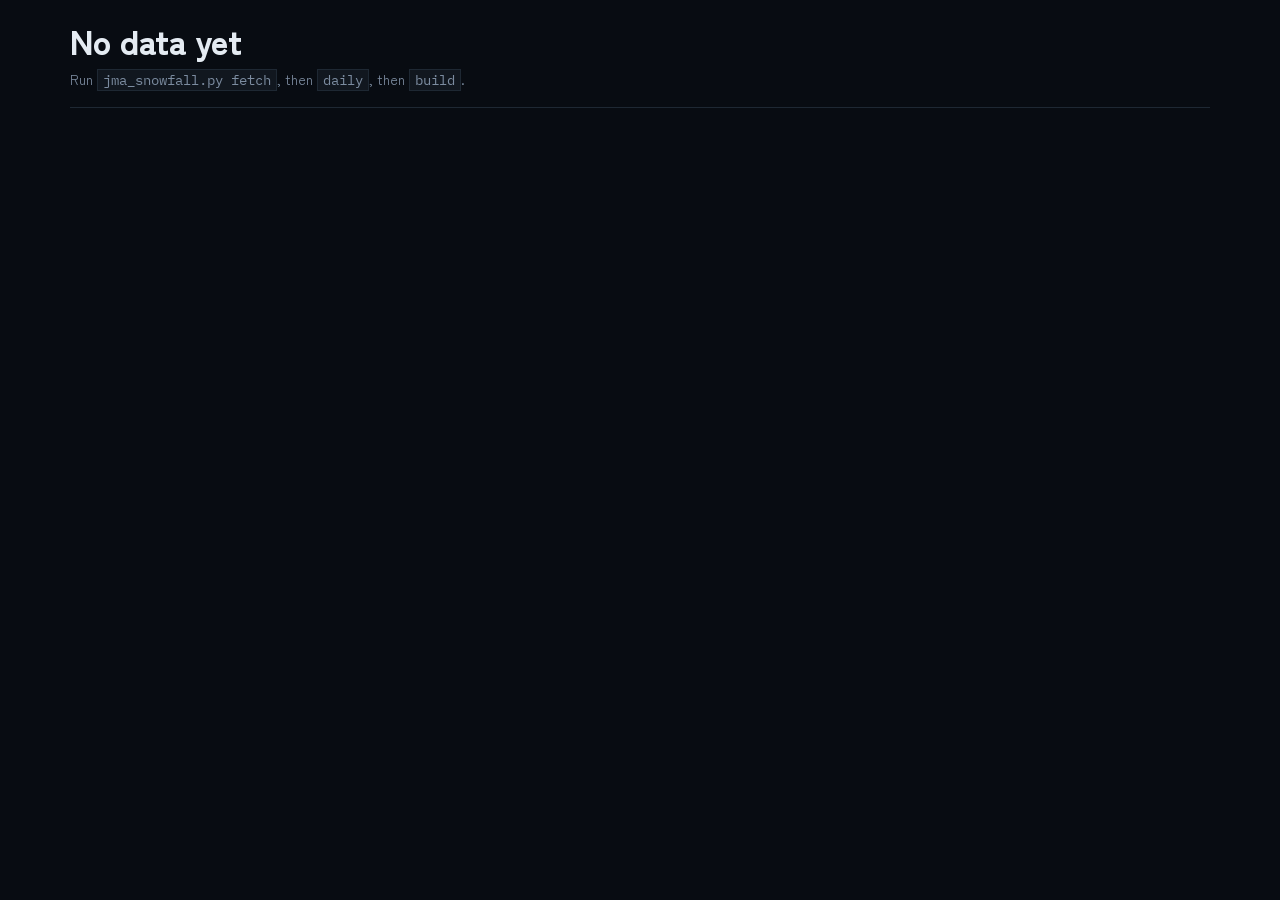
<file: plan-template.html>
<!DOCTYPE html>
<html lang="en">
<head>
<meta charset="utf-8">
<meta name="viewport" content="width=device-width, initial-scale=1">
<title data-i18n="plan.title">Trip planner — snowfall by date range</title>
<meta name="description" data-i18n-attrs="content:plan.desc" content="Compare ski resorts over any range of dates using historical daily snowfall from official weather stations. See what a window typically delivers, how much it varies, and whether a different fortnight would be better.">
<meta name="color-scheme" content="dark">
<meta property="og:title" data-i18n-attrs="content:plan.title" content="Trip planner — snowfall by date range">
<meta property="og:description" data-i18n-attrs="content:plan.ogdesc" content="Pick resorts and dates. See what those days historically delivered, and whether you should go somewhere else.">
<meta property="og:type" content="website">
<link rel="icon" href="data:image/svg+xml,%3Csvg xmlns='http://www.w3.org/2000/svg' viewBox='0 0 32 32'%3E%3Crect width='32' height='32' fill='%23080C12'/%3E%3Crect x='5' y='7' width='22' height='4' fill='%231C3D5C'/%3E%3Crect x='5' y='13' width='22' height='4' fill='%234A6FC4'/%3E%3Crect x='5' y='19' width='22' height='4' fill='%23B4348C'/%3E%3C/svg%3E">
<link rel="preconnect" href="https://fonts.googleapis.com">
<link rel="preconnect" href="https://fonts.gstatic.com" crossorigin>
<link href="https://fonts.googleapis.com/css2?family=Zen+Kaku+Gothic+New:wght@400;500;700;900&family=IBM+Plex+Mono:wght@400;500;600&display=swap" rel="stylesheet">
<link rel="stylesheet" href="site.css">
<style>
/* ---------- multi-select picker ---------- */
/* Scoped to .pgbody: the area headers and their All/None controls are buttons
   too, and a checkbox on them would imply they are selectable resorts. */
.pgbody button::before{
  content:"";display:inline-block;width:7px;height:7px;margin-right:7px;
  border:1px solid var(--edge2);vertical-align:middle;background:transparent
}
.pgbody button[aria-pressed=true]::before{background:currentColor;border-color:currentColor}
.pgbody button[aria-pressed=true]{
  background:transparent;color:var(--ice);font-weight:600;
  border-color:var(--swatch,var(--ice))
}
.pickbar{display:flex;gap:16px;align-items:baseline;margin:2px 0 24px}
.pickbar button{
  background:none;border:0;padding:0;cursor:pointer;color:var(--dim);
  font-family:var(--mono);font-size:10px;letter-spacing:.13em;text-transform:uppercase
}
.pickbar button:hover{color:var(--ice)}
.pickbar span{font-family:var(--mono);font-size:10px;letter-spacing:.13em;
  text-transform:uppercase;color:var(--mute)}

/* ---------- date controls ---------- */
.planner{background:var(--panel);border:1px solid var(--edge);padding:22px}
.dates{display:flex;flex-wrap:wrap;gap:18px 26px;align-items:baseline}
.dates label,.dates .since{
  font-family:var(--mono);font-size:10px;letter-spacing:.13em;
  text-transform:uppercase;color:var(--dim)
}
.dates select{
  font-family:var(--mono);font-size:13px;letter-spacing:.02em;text-transform:none;
  background:var(--void);color:var(--ice);border:1px solid var(--edge2);
  padding:6px 8px;margin-left:5px;border-radius:2px;cursor:pointer
}
.dates select:focus-visible{outline:2px solid var(--s3);outline-offset:1px}
.dates .len{font-family:var(--mono);font-size:12px;color:var(--mute)}
.dates .len b{color:var(--ice);font-weight:600}

.verdict{
  font-family:var(--mono);font-size:12px;line-height:1.65;color:var(--mute);
  border-left:2px solid var(--s4);padding:10px 0 10px 14px;margin:20px 0 0
}
.verdict b{color:var(--ice);font-weight:600}
.nodaily{font-family:var(--mono);font-size:12px;color:var(--dim)}

/* ---------- comparison table ---------- */
.tablewrap{width:100%;overflow-x:auto}
table.cmp{border-collapse:collapse;font-family:var(--mono);font-size:12px;
  width:100%;min-width:660px}
table.cmp th{
  font-weight:500;color:var(--dim);font-size:10px;letter-spacing:.12em;
  text-transform:uppercase;padding:0 10px 10px;text-align:right;white-space:nowrap
}
table.cmp th:first-child,table.cmp td:first-child{text-align:left;padding-left:0}
table.cmp td{padding:9px 10px;text-align:right;border-top:1px solid var(--edge);
  font-variant-numeric:tabular-nums;color:var(--mute);white-space:nowrap}
table.cmp td.who{color:var(--ice)}
table.cmp td.who i{display:inline-block;width:8px;height:8px;margin-right:9px;
  vertical-align:middle;font-style:normal}
table.cmp td.big{color:var(--ice);font-size:14px}
table.cmp td .sub{color:var(--dim);font-size:10px;letter-spacing:.06em}
table.cmp tr:hover td{color:var(--ice)}
table.cmp tr.top td.big{color:#fff;font-weight:600}

/* ---------- charts ---------- */
.chart{margin:0 0 4px;overflow-x:auto;position:relative}
.chart svg{display:block;width:100%;min-width:560px;height:auto}
.chart .axis{fill:var(--dim);font-family:var(--mono);font-size:9px;letter-spacing:.08em}
.chart .grid{stroke:var(--edge);stroke-width:1}
.chart .ln{fill:none;stroke-width:2}
.chart .bandfill{mix-blend-mode:screen}
.chart .bandedge{fill:none;stroke-width:1}
.chart .now{fill:none;stroke:var(--ice);stroke-width:1.5}
.chart .win{fill:var(--ice);opacity:.09}
.chart .winedge{fill:none;stroke:var(--ice);stroke-width:1;opacity:.45}
.chart .dot{stroke:none}
.chart .guide{stroke:var(--edge2);stroke-width:1}
.chart .hit{stroke:var(--void);stroke-width:1.5}
.tip{
  position:absolute;top:8px;left:0;pointer-events:none;opacity:0;transition:opacity .1s;
  background:var(--void);border:1px solid var(--edge2);padding:8px 10px;border-radius:2px;
  font-family:var(--mono);font-size:11px;color:var(--mute);white-space:nowrap;z-index:2;
  box-shadow:0 6px 20px rgba(0,0,0,.55)
}
.tip b{display:block;color:var(--ice);font-weight:600;font-size:10px;letter-spacing:.1em;
  text-transform:uppercase;margin-bottom:6px}
.tip span{display:flex;align-items:center;gap:8px;line-height:1.55}
.tip i{width:8px;height:8px;flex:0 0 auto}
.tip em{margin-left:auto;padding-left:18px;font-style:normal;color:var(--ice);
  font-variant-numeric:tabular-nums;white-space:nowrap}
.tip u{display:inline;text-decoration:none;color:var(--dim);font-size:10px;margin-left:9px}
.key{display:flex;flex-wrap:wrap;gap:0 14px;margin:10px 0 0}
.key button{
  display:flex;align-items:center;gap:6px;background:none;border:0;padding:1px 0;
  cursor:pointer;font-family:var(--mono);font-size:9px;letter-spacing:.06em;
  line-height:1.5;color:var(--mute)
}
.key button:hover{color:var(--ice)}
.key button[aria-pressed=false]{color:var(--dim);text-decoration:line-through}
.key button[aria-pressed=false] i{opacity:.28}
.key i{width:11px;height:2px;display:block;flex:0 0 auto}
.key button:focus-visible{outline:2px solid var(--s3);outline-offset:2px}

table.cmp tr.off td{opacity:.4}
.keybar{display:flex;flex-wrap:wrap;gap:10px 14px;align-items:center;margin-top:12px}
/* The key can be long; give it its own row so the controls never interleave. */
.keybar .key{flex:1 0 100%;margin:0}
.keybar .toggle{
  background:none;border:1px solid var(--edge2);border-radius:2px;padding:5px 10px;
  cursor:pointer;font-family:var(--mono);font-size:10px;letter-spacing:.11em;
  text-transform:uppercase;color:var(--dim)
}
.keybar .toggle[aria-pressed=true]{color:var(--ice);border-color:var(--s4)}
.keybar .toggle:hover{color:var(--ice)}
</style>
</head>
<body>
<div class="wrap">

<header>
  <h1><span data-i18n="plan.h1">When should you go</span>
    <span class="ja">降雪の深さ日合計 — 期間別</span></h1>
  <p class="lede" data-i18n="plan.lede">Pick the resorts you're weighing up and the dates you can travel. Every
  figure is what those days actually delivered at the nearest official weather station,
  season after season — history, not a forecast.</p>
</header>

<nav class="pages" data-i18n-attrs="aria-label:nav.label" aria-label="Pages">
  <a href="index.html" data-i18n="nav.records">Records</a>
  <a href="plan.html" aria-current="page" data-i18n="nav.plan">Trip planner</a>
  <a href="trends.html" data-i18n="nav.trends">Trends</a>
  <a href="map.html" data-i18n="nav.map">Snow map</a>
</nav>

<div id="gap" class="warn" hidden></div>

<section>
  <h2 data-i18n="c.resorts">Resorts</h2>
  <p class="hint" data-i18n="plan.pickhint">Pick as many as you like. Resorts sharing one weather station — Asahidake
  and Kamui both read from 旭川 — will show identical numbers.</p>
  <nav class="picker" id="picker" data-i18n-attrs="aria-label:c.resorts" aria-label="Resorts"></nav>
  <div class="pickbar">
    <button type="button" id="clear" data-i18n="c.clearAll">Clear all</button>
    <button type="button" id="area-all" data-i18n="c.selectOpen">Select open areas</button>
    <span id="count"></span>
  </div>
</section>

<section>
  <h2 data-i18n="plan.h2.dates">Dates</h2>
  <div class="planner">
    <div class="dates">
      <label><span data-i18n="c.from">From</span>
        <select id="m1" data-i18n-attrs="aria-label:c.startMonth" aria-label="Start month"></select>
        <select id="d1" data-i18n-attrs="aria-label:c.startDay" aria-label="Start day"></select>
      </label>
      <label><span data-i18n="c.to">To</span>
        <select id="m2" data-i18n-attrs="aria-label:c.endMonth" aria-label="End month"></select>
        <select id="d2" data-i18n-attrs="aria-label:c.endDay" aria-label="End day"></select>
      </label>
      <span class="len" id="len"></span>
      <span class="since"><span data-i18n="plan.averageOver">Average over</span>
        <select id="since" data-i18n-attrs="aria-label:plan.seasonsAria" aria-label="Seasons to average"></select>
      </span>
    </div>
    <p class="verdict" id="verdict"></p>
  </div>
</section>

<section>
  <h2 data-i18n="plan.h2.when">When to go</h2>
  <p class="hint" id="scanhint"></p>
  <div class="chart" id="scan"></div>
  <div class="keybar">
    <div class="key" id="key"></div>
    <button type="button" class="toggle" id="showall" data-i18n="c.showAll">Show all</button>
    <button type="button" class="toggle" id="hideall" data-i18n="c.hideAll">Hide all</button>
    <button type="button" class="toggle" id="bands" aria-pressed="true" data-i18n="plan.spread">Spread</button>
  </div>
</section>

<section>
  <h2 data-i18n="plan.h2.compare">How they compare</h2>
  <p class="hint" id="cmphint"></p>
  <div class="tablewrap"><table class="cmp" id="cmp"><thead></thead><tbody></tbody></table></div>
</section>

<section>
  <h2 data-i18n="plan.h2.day">Day by day</h2>
  <p class="hint" id="dayhint"></p>
  <div class="chart" id="day"></div>
  <div class="keybar">
    <button type="button" class="toggle" id="dayunit" aria-pressed="false"></button>
  </div>
</section>

<section>
  <h2 data-i18n="plan.h2.src">Where these numbers come from</h2>
  <p class="hint" data-i18n="plan.srchint">Every figure on this page is an observation from one of these
  stations — never a resort's own marketing number. Stations sit in the valley
  town rather than on the mountain, so the gap below the summit is the main
  reason on-hill totals run higher.</p>
  <div class="tablewrap"><table class="cmp" id="src"><thead></thead><tbody></tbody></table></div>
</section>

<footer id="foot"></footer>
</div>

<script>
const DATA = /*__DATA__*/null;
const GROUPS = /*__GROUPS__*/null;
const TOTAL = /*__TOTAL__*/0;
const SEASON = /*__SEASON__*/null;
</script>
<script src="i18n.js"></script>
<script src="locales/en.js"></script>
<script src="locales/ja.js"></script>
<script src="locales/zh-Hant.js"></script>
<script src="site.js"></script>
<script>
let showBands = true;
let dayDepth = false;   // the Day-by-day chart can show lying depth instead

function svgScan(series, a, L, scaleFrom){
  const W=760, H=250, P={l:46,r:14,t:14,b:28};
  const iw=W-P.l-P.r, ih=H-P.t-P.b;
  const scale = (scaleFrom && scaleFrom.length) ? scaleFrom : series;
  const maxv = Math.max(1, ...scale.flatMap(s => s.curve.map(c => showBands ? c.p90 : c.mean)));
  // Thin the fills as more resorts stack up, so three reads rich and six
  // still reads at all.
  const bandOp = Math.max(0.08, 0.24 / Math.pow(Math.max(1,series.length), 0.45));
  const edgeOp = Math.max(0.28, 0.55 / Math.pow(Math.max(1,series.length), 0.30));
  const X = s => P.l + (s/(NDAYS-1))*iw;
  const Y = v => P.t + ih - (Math.min(v,maxv)/maxv)*ih;
  // The envelope is jagged because each start date draws on only ~20 seasons;
  // that wobble is sampling noise, not weather. Smooth the band edges for
  // legibility and leave the mean line exact, so the peak stays honest.
  const smoothed = (curve,k,w) => curve.map((_,i) => {
    const lo = Math.max(0,i-w), hi = Math.min(curve.length-1,i+w);
    let t=0,n=0; for(let j=lo;j<=hi;j++){ t+=curve[j][k]; n++; }
    return {start:curve[i].start, v:t/n};
  });
  const vpath = pts => pts.map(p => X(p.start).toFixed(1)+","+Y(p.v).toFixed(1)).join(" ");
  const path = (curve,k) => curve.map(p => X(p.start).toFixed(1)+","+Y(p[k]).toFixed(1)).join(" ");
  let body = axes(W,H,P,maxv,X);

  // Every band first, so no fill ever sits on top of a mean line. The fills
  // use screen blending: on a dark ground overlaps brighten rather than
  // turning to mud, which is what plain alpha compositing would do.
  if(showBands){
    series.forEach(s => {
      s._hi = smoothed(s.curve,"p90",3); s._lo = smoothed(s.curve,"p10",3);
      body += `<polygon class="bandfill" fill="${s.colour}" opacity="${bandOp.toFixed(3)}" `
        + `points="${vpath(s._hi)} ${vpath(s._lo.slice().reverse())}"/>`;
    });
    series.forEach(s => {
      body += `<polyline class="bandedge" stroke="${s.colour}" opacity="${edgeOp.toFixed(3)}" `
        + `points="${vpath(s._hi)}"/>`
        + `<polyline class="bandedge" stroke="${s.colour}" opacity="${edgeOp.toFixed(3)}" `
        + `points="${vpath(s._lo)}"/>`;
    });
  }
  series.forEach(s => {
    body += `<polyline class="ln" stroke="${s.colour}" points="${path(s.curve,"mean")}"/>`;
    const pk = s.curve.reduce((x,y) => y.mean>x.mean?y:x, s.curve[0]);
    if(pk) body += `<circle class="dot" fill="${s.colour}" cx="${X(pk.start).toFixed(1)}" `
      + `cy="${Y(pk.mean).toFixed(1)}" r="3.5"/>`;
  });
  // Mark the whole trip, not just the day it starts -- the x-axis is start
  // date, so the chosen window spans a to a+L-1.
  const wx1 = X(a), wx2 = X(Math.min(NDAYS-1, a + L - 1));
  body += `<rect class="win" x="${wx1.toFixed(1)}" y="${P.t}" `
    + `width="${Math.max(1.5, wx2-wx1).toFixed(1)}" height="${ih}"/>`
    + `<line class="winedge" x1="${wx1.toFixed(1)}" y1="${P.t}" x2="${wx1.toFixed(1)}" y2="${P.t+ih}"/>`
    + `<line class="winedge" x1="${wx2.toFixed(1)}" y1="${P.t}" x2="${wx2.toFixed(1)}" y2="${P.t+ih}"/>`
    + `<line class="now" x1="${wx1.toFixed(1)}" y1="${P.t}" x2="${wx1.toFixed(1)}" y2="${P.t+ih}"/>`;
  body += `<line class="guide" x1="0" y1="${P.t}" x2="0" y2="${P.t+ih}" opacity="0"/>`;
  series.forEach(s => { body += `<circle class="hit" r="3.5" fill="${s.colour}" opacity="0"/>`; });

  const byStart = series.map(s => { const m = new Map();
    s.curve.forEach(c => m.set(c.start, c)); return m; });
  const allStarts = scale.flatMap(s => s.curve.map(c => c.start));
  const lo = Math.min(...allStarts), hi = Math.max(...allStarts);
  const model = {W, Y, at(xv){
    let st = Math.round((xv - P.l)/iw*(NDAYS-1));
    st = Math.max(lo, Math.min(hi, st));
    const rows = [];
    series.forEach((ser,i) => {
      const c = byStart[i].get(st);
      if(c) rows.push({name:ser.name, colour:ser.colour, y:Y(c.mean), sort:c.mean,
                       value:Math.round(c.mean)+"cm",
                       extra:Math.round(c.p10)+"–"+Math.round(c.p90)+"cm"});
    });
    if(!rows.length) return null;
    rows.sort((x,y) => y.sort - x.sort);   // best first at this start date
    const d1 = fromOrd(st), d2 = fromOrd(Math.min(NDAYS-1, st+L-1));
    return {x:X(st), label:dateLabel(d1.m,d1.d)+" – "+dateLabel(d2.m,d2.d), rows};
  }};
  return {svg:`<svg viewBox="0 0 ${W} ${H}" role="img" aria-label="${T("plan.scan.aria")}">${body}</svg>`, model};
}

function svgDaily(series, a, b){
  const W=760, H=230, P={l:52,r:14,t:14,b:28};
  const iw=W-P.l-P.r, ih=H-P.t-P.b;
  const key = dayDepth ? "depth" : "snow";
  const smooth = dayDepth ? 3 : 4;
  series.forEach(s => { s._day = smoothBy(s.dayCurve, key, smooth); });
  const maxv = Math.max(1, ...series.flatMap(s => s._day.map(p => p.v || 0)));
  const X = d => P.l + (d/(NDAYS-1))*iw;
  const Y = v => P.t + ih - (Math.min(v,maxv)/maxv)*ih;
  let g = axes(W,H,P,maxv,X);
  g += `<text class="axis" x="${P.l-6}" y="${P.t-4}" text-anchor="end">`
     + (dayDepth ? T("plan.axis.lying") : T("plan.axis.perday")) + `</text>`;
  // The chosen trip, on the same axis.
  const wx1 = X(a), wx2 = X(Math.min(NDAYS-1, b));
  g += `<rect class="win" x="${wx1.toFixed(1)}" y="${P.t}" `
     + `width="${Math.max(1.5, wx2-wx1).toFixed(1)}" height="${ih}"/>`
     + `<line class="winedge" x1="${wx1.toFixed(1)}" y1="${P.t}" x2="${wx1.toFixed(1)}" y2="${P.t+ih}"/>`
     + `<line class="winedge" x1="${wx2.toFixed(1)}" y1="${P.t}" x2="${wx2.toFixed(1)}" y2="${P.t+ih}"/>`;
  series.forEach(s => {
    const pts = s._day.filter(p => p.v != null);
    if(pts.length) g += `<polyline class="ln" stroke="${s.colour}" points="`
      + pts.map(p => X(p.d).toFixed(1)+","+Y(p.v).toFixed(1)).join(" ") + `"/>`;
  });
  g += `<line class="guide" x1="0" y1="${P.t}" x2="0" y2="${P.t+ih}" opacity="0"/>`;
  series.forEach(s => { g += `<circle class="hit" r="3.5" fill="${s.colour}" opacity="0"/>`; });

  const byDay = series.map(s => { const m = new Map();
    s._day.forEach(p => m.set(p.d, p)); return m; });
  const raw = series.map(s => { const m = new Map();
    s.dayCurve.forEach(p => m.set(p.d, p)); return m; });
  const model = {W, at(xv){
    let d = Math.round((xv - P.l)/iw*(NDAYS-1));
    d = Math.max(0, Math.min(NDAYS-1, d));
    const rows = [];
    series.forEach((ser,i) => {
      const p = byDay[i].get(d), r = raw[i].get(d);
      if(!p || p.v == null) return;
      rows.push({name:ser.name, colour:ser.colour, y:Y(p.v), sort:p.v,
                 value: (Math.round(p.v*10)/10) + (dayDepth ? "cm" : "cm/day"),
                 extra: r && r.depth != null && !dayDepth
                          ? T("plan.tip.base", {n: Math.round(r.depth)}) : ""});
    });
    if(!rows.length) return null;
    rows.sort((x,y) => y.sort - x.sort);
    const dt = fromOrd(d);
    return {x:X(d), label:dateLabel(dt.m, dt.d), rows};
  }};
  return {svg:`<svg viewBox="0 0 ${W} ${H}" role="img" aria-label="${T("plan.day.aria")}">${g}</svg>`, model};
}

/* ---------- main ---------- */
/* Provenance: which station each figure actually came from. */
function renderSource(series){
  el("src").tHead.innerHTML = `<tr><th>${T("plan.th.resort")}</th><th>${T("plan.th.station")}</th>`
    + `<th>${T("plan.th.height")}</th><th>${T("plan.th.below")}</th>`
    + `<th>${T("plan.th.record")}</th><th>${T("plan.th.source")}</th></tr>`;
  el("src").tBodies[0].innerHTML = series.map(s => {
    const d = DATA[s.k];
    const seasons = d.seasons || [];
    const span = seasons.length ? seasons[0].s + " – " + seasons[seasons.length-1].s : "—";
    const gap = (d.top && d.station_m != null) ? Math.round(d.top - d.station_m) : null;
    return `<tr><td class="who"><i style="background:${s.colour}"></i>${s.name}`
      + `<br><span class="sub">${areaLabel(d.area)}</span></td>`
      + `<td>${d.station || "—"}<br><span class="sub">${d.region || ""}</span></td>`
      + `<td>${d.station_m != null ? Math.round(d.station_m) + "<span class=\"sub\">m</span>" : "—"}</td>`
      + `<td>${gap != null ? gap.toLocaleString() + "<span class=\"sub\">m</span>" : "—"}</td>`
      + `<td>${span}<br><span class="sub">${T("plan.seasons", {n: seasons.length})}</span></td>`
      + `<td>${(d.source || "").toUpperCase()}<br><span class="sub">${d.station_id || ""}</span></td>`
      + `</tr>`;
  }).join("");
}

function blank(msg){
  el("verdict").innerHTML = `<span class="nodaily">${msg}</span>`;
  el("cmp").tHead.innerHTML = ""; el("cmp").tBodies[0].innerHTML = "";
  el("scan").innerHTML = ""; el("key").innerHTML = ""; el("day").innerHTML = "";
  el("src").tHead.innerHTML = ""; el("src").tBodies[0].innerHTML = "";
  el("cmphint").textContent = ""; el("scanhint").textContent = "";
  el("dayhint").textContent = "";
}

async function renderPage(){
  paintPicker();
  [...hidden].forEach(k => { if(!picked.includes(k)) hidden.delete(k); });
  const a = ord(sel.m1, sel.d1), b = ord(sel.m2, sel.d2), L = b - a + 1;
  el("len").innerHTML = T("plan.len", {n: L});
  if(!picked.length) return blank(T("plan.pickOne"));

  const token = picked.join("|") + a + b + since;
  renderPage.token = token;
  const series = await seriesFor(a, b, L);
  if(renderPage.token !== token) return;   // selection changed while loading
  if(!series.length) return blank(T("plan.noDaily"));

  series.forEach(s => {
    const pk = s.curve.length ? s.curve.reduce((x,y)=> y.mean>x.mean?y:x) : null;
    s.peak = pk; s.gap = pk ? pk.mean - s.avg : 0;
    s.dayCurve = dailyCurve(s.seasons, s.rows.map(r => r.y));
  });
  const ranked = [...series].sort((x,y) => y.med - x.med);
  // Charts honour the key toggles; the table keeps every pick, dimmed.
  const vis = series.filter(s => !hidden.has(s.k));

  // ---- table ----
  el("cmp").tHead.innerHTML = `<tr><th>${T("plan.th.resort")}</th><th>${T("plan.th.typical")}</th>`
    + `<th>${T("plan.th.range")}</th><th>${T("plan.th.swing")}</th>`
    + `<th>${T("plan.th.powder")}</th><th>${T("plan.th.base")}</th><th>${T("plan.th.best")}</th></tr>`;
  el("cmp").tBodies[0].innerHTML = ranked.map((s,i) => {
    const p1 = s.peak ? fromOrd(s.peak.start) : null;
    const p2 = s.peak ? fromOrd(s.peak.start + L - 1) : null;
    const better = s.gap > 5 && p1
      ? `${dateLabel(p1.m,p1.d)} – ${dateLabel(p2.m,p2.d)}<br><span class="sub">+${Math.round(s.gap)}cm</span>`
      : `<span class="sub">${T("plan.atPeak")}</span>`;
    const off = hidden.has(s.k) ? " off" : "";
    return `<tr class="${i===0?"top":""}${off}">`
      + `<td class="who"><i style="background:${s.colour}"></i>${s.name}`
      + `<br><span class="sub">${s.area}</span></td>`
      + `<td class="big">${Math.round(s.med)}<span class="sub">cm</span>`
      + `<br><span class="sub">${T("plan.mean", {n: Math.round(s.avg)})}</span></td>`
      + `<td>${Math.round(s.p10)}–${Math.round(s.p90)}<span class="sub">cm</span></td>`
      + `<td>±${Math.round(s.sd)}<span class="sub">cm</span>`
      + `<br><span class="sub">${T("plan.ofTypical", {n: Math.round(s.cv)})}</span></td>`
      + `<td>${Math.round(s.powder*10)/10}</td>`
      + `<td>${s.base!=null ? Math.round(s.base)+'<span class="sub">cm</span>' : "—"}</td>`
      + `<td>${better}</td></tr>`;
  }).join("");
  el("cmphint").innerHTML = T("plan.cmphint", {
    from: dateLabel(sel.m1,sel.d1), to: dateLabel(sel.m2,sel.d2), period: periodText()});

  // ---- verdict ----
  const top = ranked[0], worst = ranked[ranked.length-1];
  const allBelowPeak = ranked.every(s => s.gap > 5);
  let v = T("plan.verdict.lead", {seasons: top.rows.length, n: ranked.length,
    name: top.name, med: Math.round(top.med)});
  if(ranked.length > 1)
    v += T("plan.verdict.vs", {med: Math.round(worst.med), name: worst.name});
  v += T("plan.verdict.end");
  if(allBelowPeak){
    const p1 = fromOrd(top.peak.start), p2 = fromOrd(top.peak.start + L - 1);
    // Check which way each peak actually sits; they are not always later.
    const dir = ranked.every(s => s.peak.start > a) ? "later"
              : ranked.every(s => s.peak.start < a) ? "earlier"
              : "other";
    v += T("plan.verdict.peak." + dir, {
      range: `<b>${dateLabel(p1.m,p1.d)} – ${dateLabel(p2.m,p2.d)}</b>`,
      gap: Math.round(top.gap), name: top.name});
  }else{
    v += T("plan.verdict.near", {n: ranked.filter(s=>s.gap<=5).length});
  }
  el("verdict").innerHTML = v;

  // ---- charts ----
  // Every picked resort appears in the key, hidden ones included -- it is the
  // only way back from Hide all.
  el("key").innerHTML = series.map(s =>
    `<button type="button" data-k="${s.k}" aria-pressed="${!hidden.has(s.k)}">`
    + `<i style="background:${s.colour}"></i>${s.name}</button>`).join("");
  el("key").querySelectorAll("button").forEach(b => {
    b.onclick = () => {
      const k = b.dataset.k;
      if(hidden.has(k)) hidden.delete(k); else hidden.add(k);
      renderPage();
    };
  });

  const scan = svgScan(vis, a, L, series);
  el("scan").innerHTML = scan.svg;
  attachHover(el("scan"), scan.model);
  renderDay(vis, a, b);
  renderSource(series);
  const steadiest = [...vis].sort((x,y) => x.cv - y.cv)[0];
  const swingiest = [...vis].sort((x,y) => y.cv - x.cv)[0];
  const allOff = !vis.length;
  el("scanhint").innerHTML = allOff
    ? T("plan.scanhint.off")
    : T("plan.scanhint", {L})
    + (vis.length > 1
        ? T("c.join") + T("plan.scanhint.steady", {steady: steadiest.name, cv: Math.round(steadiest.cv),
            cv2: Math.round(swingiest.cv), swing: swingiest.name})
        : "");

}

/* These live on this page only -- the trends page has no Spread control --
   and were dropped when the shared half moved to site.js. */
function renderDay(vis, a, b){
  if(!vis.length){
    el("day").innerHTML = "";
    el("dayhint").innerHTML = `<span class="nodaily">${T("plan.day.off")}</span>`;
    return;
  }
  const d = svgDaily(vis, a, b);
  el("day").innerHTML = d.svg;
  attachHover(el("day"), d.model);
  el("dayhint").innerHTML = T(dayDepth ? "plan.day.depth" : "plan.day.snow", {period: periodText()});
}

/* "the last 20 seasons" or "every season on record", as the sentence needs it. */
const periodText = () => since ? T("ctl.lastN", {n: since}) : T("ctl.allSeasons");

function paintStatic(){
  el("dayunit").textContent = T(dayDepth ? "plan.dayunit.snow" : "plan.dayunit.depth");
  el("foot").innerHTML = T("plan.foot");
}
I18N.onChange(paintStatic);

el("dayunit").onclick = () => {
  dayDepth = !dayDepth;
  el("dayunit").setAttribute("aria-pressed", dayDepth);
  paintStatic();
  renderPage();
};

el("showall").onclick = () => { hidden.clear(); renderPage(); };
el("hideall").onclick = () => { picked.forEach(k => hidden.add(k)); renderPage(); };
el("bands").onclick = () => {
  showBands = !showBands;
  el("bands").setAttribute("aria-pressed", showBands);
  renderPage();
};

paintStatic();
bootShell(3);
</script>
</body>
</html>
</file>
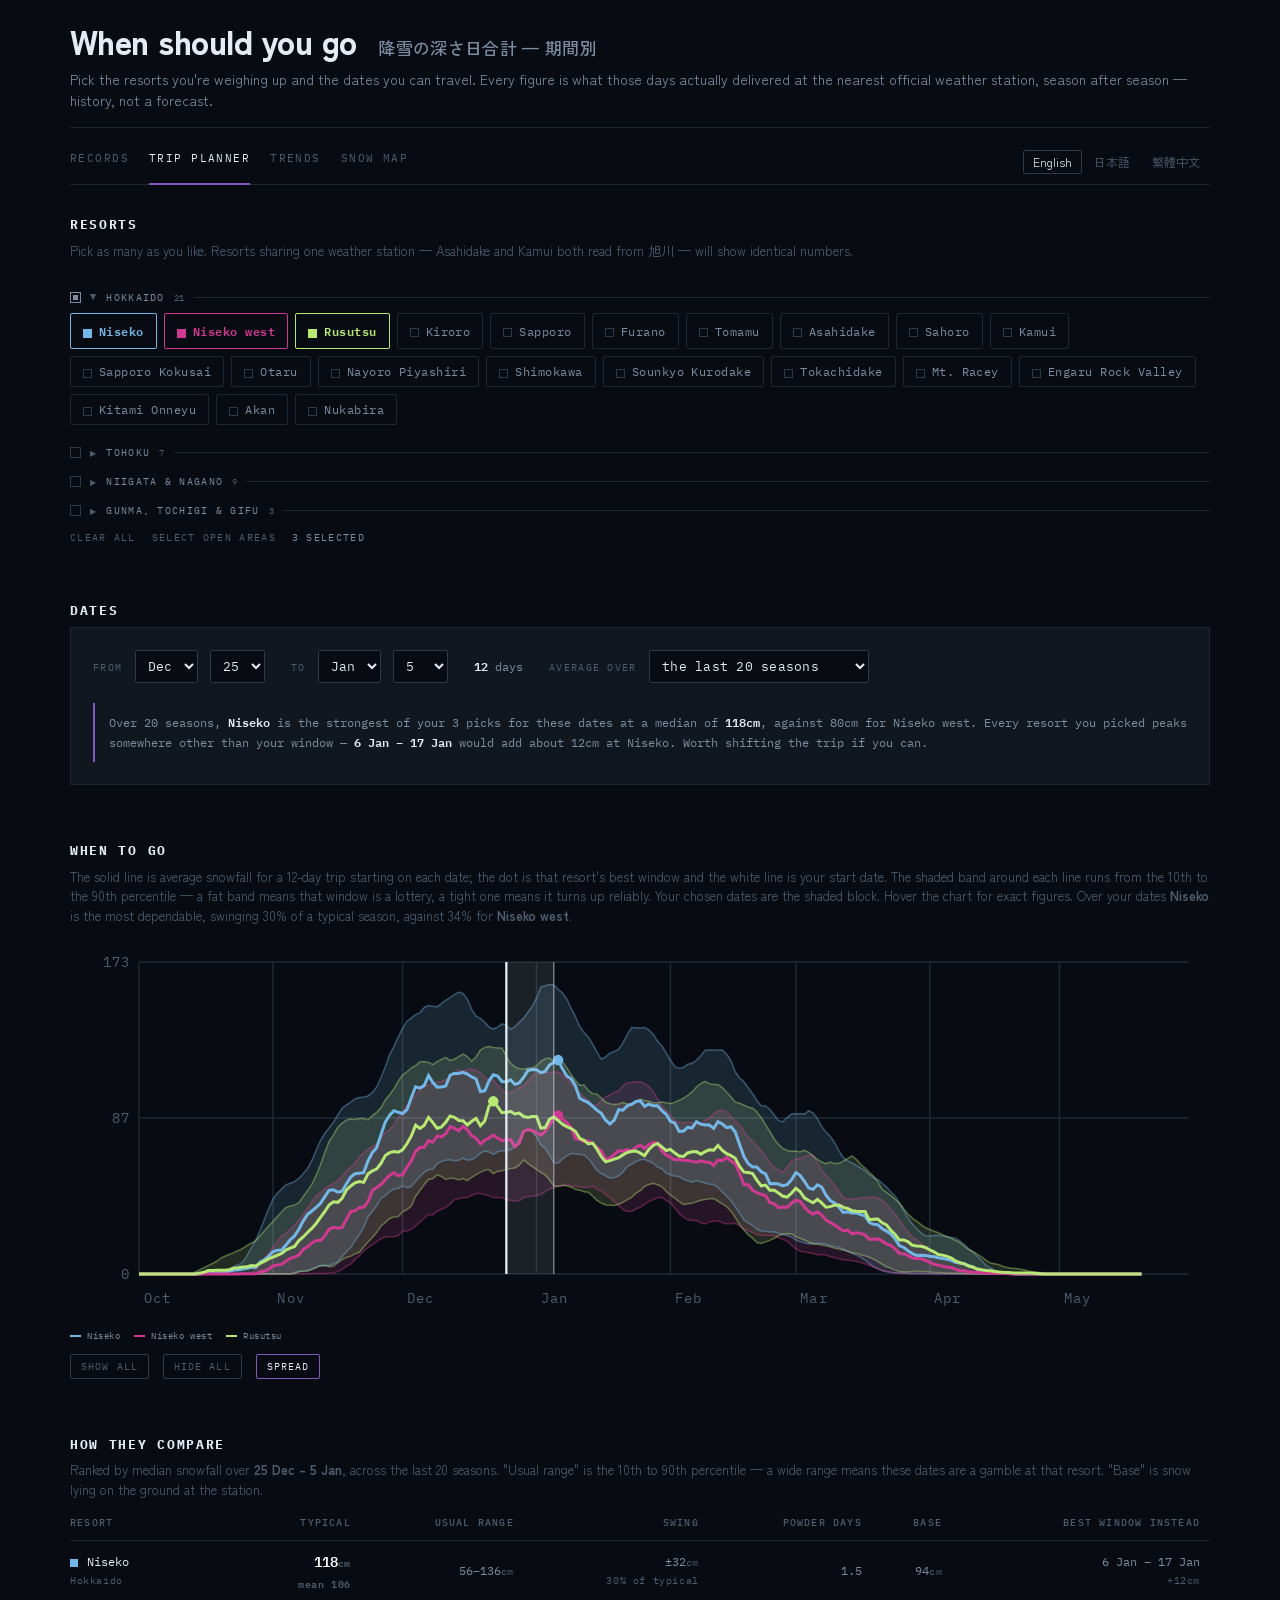
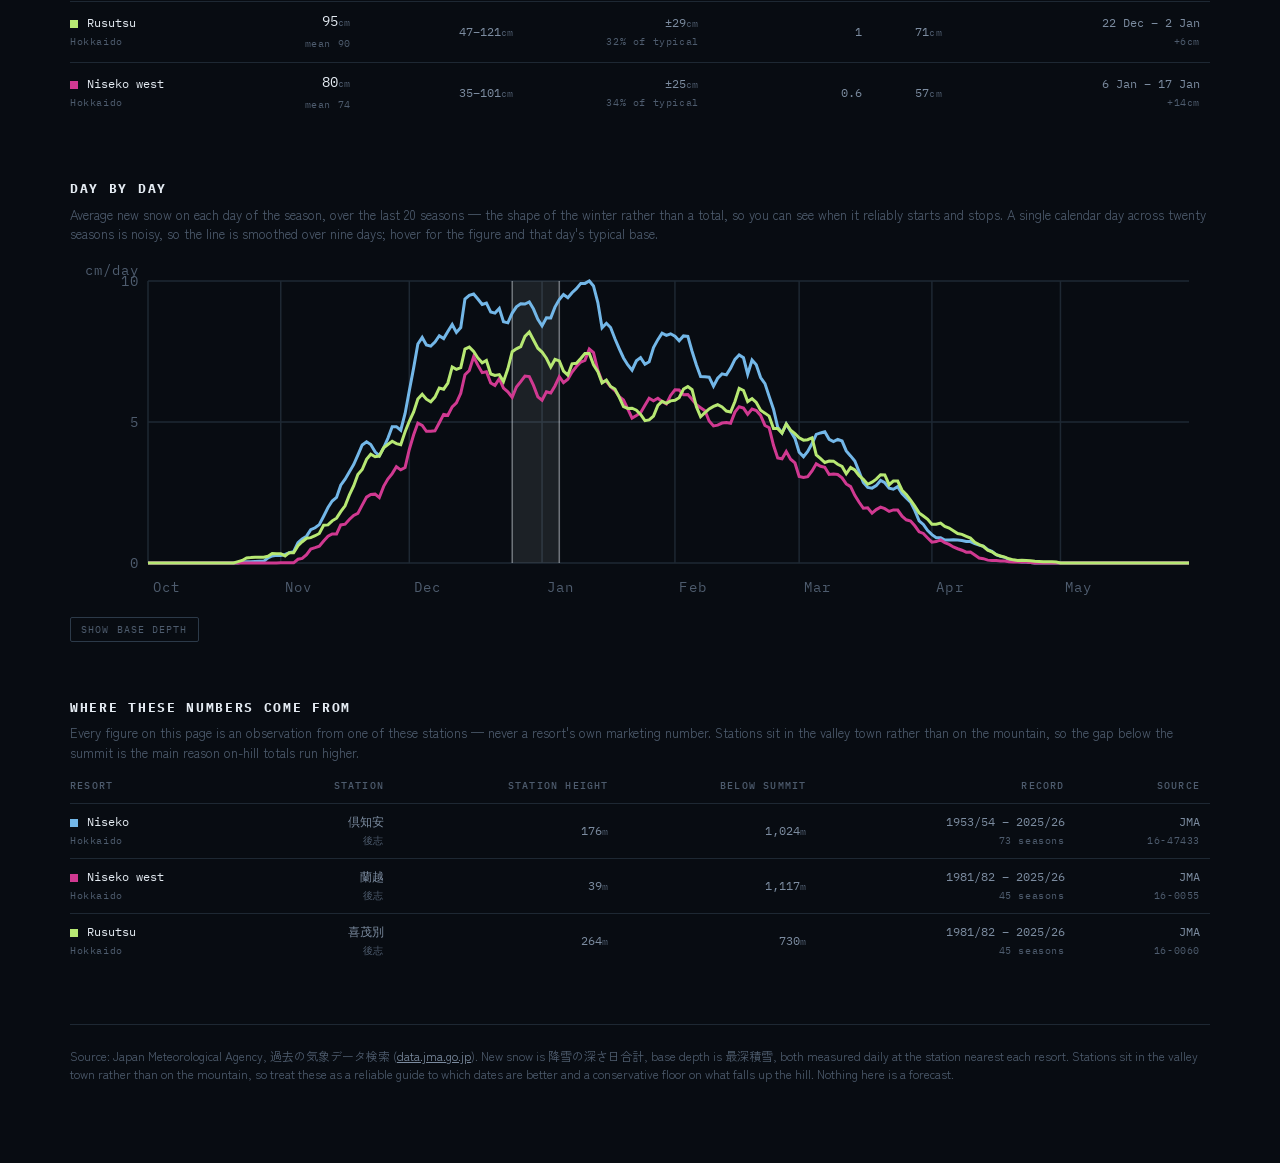
<file: plan.html>
<!DOCTYPE html>
<html lang="en">
<head>
<meta charset="utf-8">
<meta name="viewport" content="width=device-width, initial-scale=1">
<title data-i18n="plan.title">Trip planner — snowfall by date range</title>
<meta name="description" data-i18n-attrs="content:plan.desc" content="Compare ski resorts over any range of dates using historical daily snowfall from official weather stations. See what a window typically delivers, how much it varies, and whether a different fortnight would be better.">
<meta name="color-scheme" content="dark">
<meta property="og:title" data-i18n-attrs="content:plan.title" content="Trip planner — snowfall by date range">
<meta property="og:description" data-i18n-attrs="content:plan.ogdesc" content="Pick resorts and dates. See what those days historically delivered, and whether you should go somewhere else.">
<meta property="og:type" content="website">
<link rel="icon" href="data:image/svg+xml,%3Csvg xmlns='http://www.w3.org/2000/svg' viewBox='0 0 32 32'%3E%3Crect width='32' height='32' fill='%23080C12'/%3E%3Crect x='5' y='7' width='22' height='4' fill='%231C3D5C'/%3E%3Crect x='5' y='13' width='22' height='4' fill='%234A6FC4'/%3E%3Crect x='5' y='19' width='22' height='4' fill='%23B4348C'/%3E%3C/svg%3E">
<link rel="preconnect" href="https://fonts.googleapis.com">
<link rel="preconnect" href="https://fonts.gstatic.com" crossorigin>
<link href="https://fonts.googleapis.com/css2?family=Zen+Kaku+Gothic+New:wght@400;500;700;900&family=IBM+Plex+Mono:wght@400;500;600&display=swap" rel="stylesheet">
<link rel="stylesheet" href="site.css">
<style>
/* ---------- multi-select picker ---------- */
/* Scoped to .pgbody: the area headers and their All/None controls are buttons
   too, and a checkbox on them would imply they are selectable resorts. */
.pgbody button::before{
  content:"";display:inline-block;width:7px;height:7px;margin-right:7px;
  border:1px solid var(--edge2);vertical-align:middle;background:transparent
}
.pgbody button[aria-pressed=true]::before{background:currentColor;border-color:currentColor}
.pgbody button[aria-pressed=true]{
  background:transparent;color:var(--ice);font-weight:600;
  border-color:var(--swatch,var(--ice))
}
.pickbar{display:flex;gap:16px;align-items:baseline;margin:2px 0 24px}
.pickbar button{
  background:none;border:0;padding:0;cursor:pointer;color:var(--dim);
  font-family:var(--mono);font-size:10px;letter-spacing:.13em;text-transform:uppercase
}
.pickbar button:hover{color:var(--ice)}
.pickbar span{font-family:var(--mono);font-size:10px;letter-spacing:.13em;
  text-transform:uppercase;color:var(--mute)}

/* ---------- date controls ---------- */
.planner{background:var(--panel);border:1px solid var(--edge);padding:22px}
.dates{display:flex;flex-wrap:wrap;gap:18px 26px;align-items:baseline}
.dates label,.dates .since{
  font-family:var(--mono);font-size:10px;letter-spacing:.13em;
  text-transform:uppercase;color:var(--dim)
}
.dates select{
  font-family:var(--mono);font-size:13px;letter-spacing:.02em;text-transform:none;
  background:var(--void);color:var(--ice);border:1px solid var(--edge2);
  padding:6px 8px;margin-left:5px;border-radius:2px;cursor:pointer
}
.dates select:focus-visible{outline:2px solid var(--s3);outline-offset:1px}
.dates .len{font-family:var(--mono);font-size:12px;color:var(--mute)}
.dates .len b{color:var(--ice);font-weight:600}

.verdict{
  font-family:var(--mono);font-size:12px;line-height:1.65;color:var(--mute);
  border-left:2px solid var(--s4);padding:10px 0 10px 14px;margin:20px 0 0
}
.verdict b{color:var(--ice);font-weight:600}
.nodaily{font-family:var(--mono);font-size:12px;color:var(--dim)}

/* ---------- comparison table ---------- */
.tablewrap{width:100%;overflow-x:auto}
table.cmp{border-collapse:collapse;font-family:var(--mono);font-size:12px;
  width:100%;min-width:660px}
table.cmp th{
  font-weight:500;color:var(--dim);font-size:10px;letter-spacing:.12em;
  text-transform:uppercase;padding:0 10px 10px;text-align:right;white-space:nowrap
}
table.cmp th:first-child,table.cmp td:first-child{text-align:left;padding-left:0}
table.cmp td{padding:9px 10px;text-align:right;border-top:1px solid var(--edge);
  font-variant-numeric:tabular-nums;color:var(--mute);white-space:nowrap}
table.cmp td.who{color:var(--ice)}
table.cmp td.who i{display:inline-block;width:8px;height:8px;margin-right:9px;
  vertical-align:middle;font-style:normal}
table.cmp td.big{color:var(--ice);font-size:14px}
table.cmp td .sub{color:var(--dim);font-size:10px;letter-spacing:.06em}
table.cmp tr:hover td{color:var(--ice)}
table.cmp tr.top td.big{color:#fff;font-weight:600}

/* ---------- charts ---------- */
.chart{margin:0 0 4px;overflow-x:auto;position:relative}
.chart svg{display:block;width:100%;min-width:560px;height:auto}
.chart .axis{fill:var(--dim);font-family:var(--mono);font-size:9px;letter-spacing:.08em}
.chart .grid{stroke:var(--edge);stroke-width:1}
.chart .ln{fill:none;stroke-width:2}
.chart .bandfill{mix-blend-mode:screen}
.chart .bandedge{fill:none;stroke-width:1}
.chart .now{fill:none;stroke:var(--ice);stroke-width:1.5}
.chart .win{fill:var(--ice);opacity:.09}
.chart .winedge{fill:none;stroke:var(--ice);stroke-width:1;opacity:.45}
.chart .dot{stroke:none}
.chart .guide{stroke:var(--edge2);stroke-width:1}
.chart .hit{stroke:var(--void);stroke-width:1.5}
.tip{
  position:absolute;top:8px;left:0;pointer-events:none;opacity:0;transition:opacity .1s;
  background:var(--void);border:1px solid var(--edge2);padding:8px 10px;border-radius:2px;
  font-family:var(--mono);font-size:11px;color:var(--mute);white-space:nowrap;z-index:2;
  box-shadow:0 6px 20px rgba(0,0,0,.55)
}
.tip b{display:block;color:var(--ice);font-weight:600;font-size:10px;letter-spacing:.1em;
  text-transform:uppercase;margin-bottom:6px}
.tip span{display:flex;align-items:center;gap:8px;line-height:1.55}
.tip i{width:8px;height:8px;flex:0 0 auto}
.tip em{margin-left:auto;padding-left:18px;font-style:normal;color:var(--ice);
  font-variant-numeric:tabular-nums;white-space:nowrap}
.tip u{display:inline;text-decoration:none;color:var(--dim);font-size:10px;margin-left:9px}
.key{display:flex;flex-wrap:wrap;gap:0 14px;margin:10px 0 0}
.key button{
  display:flex;align-items:center;gap:6px;background:none;border:0;padding:1px 0;
  cursor:pointer;font-family:var(--mono);font-size:9px;letter-spacing:.06em;
  line-height:1.5;color:var(--mute)
}
.key button:hover{color:var(--ice)}
.key button[aria-pressed=false]{color:var(--dim);text-decoration:line-through}
.key button[aria-pressed=false] i{opacity:.28}
.key i{width:11px;height:2px;display:block;flex:0 0 auto}
.key button:focus-visible{outline:2px solid var(--s3);outline-offset:2px}

table.cmp tr.off td{opacity:.4}
.keybar{display:flex;flex-wrap:wrap;gap:10px 14px;align-items:center;margin-top:12px}
/* The key can be long; give it its own row so the controls never interleave. */
.keybar .key{flex:1 0 100%;margin:0}
.keybar .toggle{
  background:none;border:1px solid var(--edge2);border-radius:2px;padding:5px 10px;
  cursor:pointer;font-family:var(--mono);font-size:10px;letter-spacing:.11em;
  text-transform:uppercase;color:var(--dim)
}
.keybar .toggle[aria-pressed=true]{color:var(--ice);border-color:var(--s4)}
.keybar .toggle:hover{color:var(--ice)}
</style>
</head>
<body>
<div class="wrap">

<header>
  <h1><span data-i18n="plan.h1">When should you go</span>
    <span class="ja">降雪の深さ日合計 — 期間別</span></h1>
  <p class="lede" data-i18n="plan.lede">Pick the resorts you're weighing up and the dates you can travel. Every
  figure is what those days actually delivered at the nearest official weather station,
  season after season — history, not a forecast.</p>
</header>

<nav class="pages" data-i18n-attrs="aria-label:nav.label" aria-label="Pages">
  <a href="index.html" data-i18n="nav.records">Records</a>
  <a href="plan.html" aria-current="page" data-i18n="nav.plan">Trip planner</a>
  <a href="trends.html" data-i18n="nav.trends">Trends</a>
  <a href="map.html" data-i18n="nav.map">Snow map</a>
</nav>

<div id="gap" class="warn" hidden></div>

<section>
  <h2 data-i18n="c.resorts">Resorts</h2>
  <p class="hint" data-i18n="plan.pickhint">Pick as many as you like. Resorts sharing one weather station — Asahidake
  and Kamui both read from 旭川 — will show identical numbers.</p>
  <nav class="picker" id="picker" data-i18n-attrs="aria-label:c.resorts" aria-label="Resorts"></nav>
  <div class="pickbar">
    <button type="button" id="clear" data-i18n="c.clearAll">Clear all</button>
    <button type="button" id="area-all" data-i18n="c.selectOpen">Select open areas</button>
    <span id="count"></span>
  </div>
</section>

<section>
  <h2 data-i18n="plan.h2.dates">Dates</h2>
  <div class="planner">
    <div class="dates">
      <label><span data-i18n="c.from">From</span>
        <select id="m1" data-i18n-attrs="aria-label:c.startMonth" aria-label="Start month"></select>
        <select id="d1" data-i18n-attrs="aria-label:c.startDay" aria-label="Start day"></select>
      </label>
      <label><span data-i18n="c.to">To</span>
        <select id="m2" data-i18n-attrs="aria-label:c.endMonth" aria-label="End month"></select>
        <select id="d2" data-i18n-attrs="aria-label:c.endDay" aria-label="End day"></select>
      </label>
      <span class="len" id="len"></span>
      <span class="since"><span data-i18n="plan.averageOver">Average over</span>
        <select id="since" data-i18n-attrs="aria-label:plan.seasonsAria" aria-label="Seasons to average"></select>
      </span>
    </div>
    <p class="verdict" id="verdict"></p>
  </div>
</section>

<section>
  <h2 data-i18n="plan.h2.when">When to go</h2>
  <p class="hint" id="scanhint"></p>
  <div class="chart" id="scan"></div>
  <div class="keybar">
    <div class="key" id="key"></div>
    <button type="button" class="toggle" id="showall" data-i18n="c.showAll">Show all</button>
    <button type="button" class="toggle" id="hideall" data-i18n="c.hideAll">Hide all</button>
    <button type="button" class="toggle" id="bands" aria-pressed="true" data-i18n="plan.spread">Spread</button>
  </div>
</section>

<section>
  <h2 data-i18n="plan.h2.compare">How they compare</h2>
  <p class="hint" id="cmphint"></p>
  <div class="tablewrap"><table class="cmp" id="cmp"><thead></thead><tbody></tbody></table></div>
</section>

<section>
  <h2 data-i18n="plan.h2.day">Day by day</h2>
  <p class="hint" id="dayhint"></p>
  <div class="chart" id="day"></div>
  <div class="keybar">
    <button type="button" class="toggle" id="dayunit" aria-pressed="false"></button>
  </div>
</section>

<section>
  <h2 data-i18n="plan.h2.src">Where these numbers come from</h2>
  <p class="hint" data-i18n="plan.srchint">Every figure on this page is an observation from one of these
  stations — never a resort's own marketing number. Stations sit in the valley
  town rather than on the mountain, so the gap below the summit is the main
  reason on-hill totals run higher.</p>
  <div class="tablewrap"><table class="cmp" id="src"><thead></thead><tbody></tbody></table></div>
</section>

<footer id="foot"></footer>
</div>

<script>
const DATA = {"akan":{"name":"Akan","names":{"ja":"阿寒","zh-Hant":"阿寒"},"country":"Japan","area":"Hokkaido","region":"釧路","station":"阿寒湖畔","source":"jma","station_id":"19-0091","station_m":426.0,"daily":"jma-19-0091","areas":"Akan Kohan","areas_i18n":{"ja":"阿寒湖畔","zh-Hant":"阿寒湖畔"},"base":null,"top":null,"claimed_m":null,"note":"阿寒湖畔 station at 426m; resort elevations not yet filled in","seasons":[{"s":"1986/87","m":[0,65,122,176,104,92,31,0],"t":590,"i":0},{"s":"1987/88","m":[0,62,155,84,108,157,47,0],"t":613,"i":0},{"s":"1988/89","m":[9,179,77,112,100,173,82,0],"t":732,"i":0},{"s":"1989/90","m":[0,1,125,143,97,155,50,1],"t":572,"i":0},{"s":"1990/91","m":[0,4,124,133,166,99,24,0],"t":550,"i":0},{"s":"1991/92","m":[0,64,244,131,91,80,56,5],"t":671,"i":1},{"s":"1992/93","m":[0,120,181,202,129,137,115,4],"t":888,"i":0},{"s":"1993/94","m":[0,50,177,132,160,154,100,7],"t":780,"i":1},{"s":"1994/95","m":[0,103,246,155,156,124,81,0],"t":865,"i":1},{"s":"1995/96","m":[0,14,172,116,74,145,119,34],"t":674,"i":1},{"s":"1996/97","m":[0,27,140,147,160,73,83,3],"t":633,"i":0},{"s":"1997/98","m":[0,6,103,126,85,119,31,0],"t":470,"i":0},{"s":"1998/99","m":[0,95,128,134,99,147,55,0],"t":658,"i":0},{"s":"1999/00","m":[0,29,158,227,73,182,135,5],"t":809,"i":1},{"s":"2000/01","m":[0,80,161,123,91,94,7,0],"t":556,"i":1},{"s":"2001/02","m":[0,22,104,174,136,64,16,0],"t":516,"i":1},{"s":"2002/03","m":[0,63,115,194,81,161,80,0],"t":694,"i":0},{"s":"2003/04","m":[0,0,117,335,153,122,43,0],"t":770,"i":1},{"s":"2004/05","m":[0,0,147,132,85,122,75,0],"t":561,"i":0},{"s":"2005/06","m":[0,31,189,153,84,134,94,12],"t":697,"i":0},{"s":"2006/07","m":[0,7,112,89,125,168,98,1],"t":600,"i":0},{"s":"2007/08","m":[0,18,57,54,80,34,96,0],"t":339,"i":0},{"s":"2008/09","m":[0,0,68,130,105,63,27,0],"t":393,"i":1},{"s":"2009/10","m":[0,8,114,100,50,103,31,0],"t":406,"i":0},{"s":"2010/11","m":[5,0,107,75,55,82,10,0],"t":334,"i":0},{"s":"2011/12","m":[0,0,128,123,52,85,34,6],"t":428,"i":0},{"s":"2012/13","m":[0,42,173,88,53,69,27,2],"t":454,"i":0},{"s":"2013/14","m":[13,7,93,70,89,154,39,0],"t":465,"i":0},{"s":"2014/15","m":[0,0,118,114,179,118,15,0],"t":544,"i":0},{"s":"2015/16","m":[1,59,28,169,79,34,25,0],"t":395,"i":0},{"s":"2016/17","m":[0,46,92,98,31,82,29,0],"t":378,"i":0},{"s":"2017/18","m":[23,30,102,64,62,76,21,0],"t":378,"i":0},{"s":"2018/19","m":[0,4,72,102,34,56,15,0],"t":283,"i":0},{"s":"2019/20","m":[0,10,31,65,58,81,10,0],"t":255,"i":0},{"s":"2020/21","m":[0,9,18,123,49,55,14,0],"t":268,"i":0},{"s":"2021/22","m":[0,15,43,123,54,92,21,0],"t":348,"i":0},{"s":"2022/23","m":[0,1,78,59,57,42,0,0],"t":237,"i":0},{"s":"2023/24","m":[0,3,37,83,53,83,9,0],"t":268,"i":0},{"s":"2024/25","m":[0,2,25,85,86,87,28,0],"t":313,"i":0},{"s":"2025/26","m":[0,7,125,44,44,75,5,0],"t":300,"i":0}]},"ani":{"name":"Ani","names":{"ja":"阿仁","zh-Hant":"阿仁"},"country":"Japan","area":"Tohoku","region":"秋田県","station":"阿仁合","source":"jma","station_id":"32-1131","station_m":120.0,"daily":"jma-32-1131","areas":"Ani","areas_i18n":{"ja":"阿仁","zh-Hant":"阿仁"},"base":537,"top":1200,"claimed_m":null,"note":"Aniai 120m; Ani base 200m","seasons":[{"s":"1979/80","m":[0,0,102,236,224,98,15,0],"t":675,"i":1},{"s":"1980/81","m":[0,0,186,297,166,99,0,0],"t":748,"i":1},{"s":"1981/82","m":[0,50,219,355,435,186,0,0],"t":1245,"i":1},{"s":"1982/83","m":[0,76,264,452,476,347,0,0],"t":1615,"i":1},{"s":"1983/84","m":[0,47,269,264,326,346,61,0],"t":1313,"i":1},{"s":"1984/85","m":[0,18,150,81,190,131,18,0],"t":588,"i":1},{"s":"1985/86","m":[0,57,274,380,274,98,25,0],"t":1108,"i":1},{"s":"1986/87","m":[0,33,81,382,218,181,3,0],"t":898,"i":1},{"s":"1987/88","m":[0,70,165,273,308,125,1,0],"t":942,"i":1},{"s":"1988/89","m":[0,0,191,158,116,17,0,0],"t":482,"i":1},{"s":"1989/90","m":[0,22,189,328,69,0,0,0],"t":608,"i":1},{"s":"1990/91","m":[0,7,161,601,247,151,15,0],"t":1182,"i":1},{"s":"1991/92","m":[0,17,193,267,274,143,0,0],"t":894,"i":1},{"s":"1992/93","m":[0,0,34,0,250,129,0,0],"t":413,"i":1},{"s":"1993/94","m":[0,22,25,185,279,210,29,0],"t":750,"i":1},{"s":"1994/95","m":[0,0,217,337,189,113,31,0],"t":887,"i":1},{"s":"1995/96","m":[0,30,159,242,243,189,27,0],"t":890,"i":1},{"s":"1996/97","m":[0,56,123,251,193,104,19,0],"t":746,"i":0},{"s":"1997/98","m":[0,0,123,305,177,86,7,0],"t":698,"i":0},{"s":"1998/99","m":[0,97,162,308,269,156,44,0],"t":1036,"i":1},{"s":"1999/00","m":[0,39,153,231,280,204,20,0],"t":927,"i":0},{"s":"2000/01","m":[0,32,164,286,190,197,15,0],"t":884,"i":0},{"s":"2001/02","m":[0,7,198,223,162,109,0,0],"t":699,"i":0},{"s":"2002/03","m":[0,89,186,313,162,141,14,0],"t":905,"i":0},{"s":"2003/04","m":[0,0,97,289,180,166,0,0],"t":732,"i":1},{"s":"2004/05","m":[0,0,130,317,306,169,46,0],"t":968,"i":1},{"s":"2005/06","m":[0,6,313,313,202,230,40,0],"t":1104,"i":1},{"s":"2006/07","m":[0,0,89,155,150,194,0,0],"t":588,"i":0},{"s":"2007/08","m":[0,20,134,267,168,50,0,0],"t":639,"i":1},{"s":"2008/09","m":[0,31,115,273,174,98,0,0],"t":691,"i":1},{"s":"2009/10","m":[0,0,140,232,121,115,0,0],"t":608,"i":0},{"s":"2010/11","m":[0,12,149,307,73,159,14,0],"t":714,"i":0},{"s":"2011/12","m":[0,22,241,269,167,103,32,0],"t":834,"i":0},{"s":"2012/13","m":[0,10,245,247,216,66,1,0],"t":785,"i":0},{"s":"2013/14","m":[0,46,179,287,221,144,10,0],"t":887,"i":0},{"s":"2014/15","m":[0,0,318,250,160,76,1,0],"t":805,"i":0},{"s":"2015/16","m":[0,0,55,214,195,45,0,0],"t":509,"i":0},{"s":"2016/17","m":[0,20,107,239,193,102,5,0],"t":666,"i":0},{"s":"2017/18","m":[0,66,239,220,200,51,1,0],"t":777,"i":0},{"s":"2018/19","m":[0,5,229,206,126,70,9,0],"t":645,"i":0},{"s":"2019/20","m":[0,8,139,137,163,30,0,0],"t":477,"i":0},{"s":"2020/21","m":[0,3,164,245,182,7,2,0],"t":603,"i":0},{"s":"2021/22","m":[0,0,169,301,147,56,1,0],"t":674,"i":0},{"s":"2022/23","m":[0,0,199,193,163,10,0,0],"t":565,"i":0},{"s":"2023/24","m":[0,53,141,204,110,128,0,0],"t":636,"i":0},{"s":"2024/25","m":[0,12,284,203,198,69,4,0],"t":770,"i":0},{"s":"2025/26","m":[0,28,159,391,94,53,0,0],"t":725,"i":0}]},"aomori-spring":{"name":"Aomori Spring","names":{"ja":"青森スプリング","zh-Hant":"Aomori Spring"},"country":"Japan","area":"Tohoku","region":"青森県","station":"鰺ケ沢","source":"jma","station_id":"31-0163","station_m":40.0,"daily":"jma-31-0163","areas":"Aomori Spring","areas_i18n":{"ja":"青森スプリング","zh-Hant":"Aomori Spring"},"base":376,"top":921,"claimed_m":null,"note":"Ajigasawa 40m; resort base 200m","seasons":[{"s":"1983/84","m":[0,16,95,207,167,128,20,0],"t":633,"i":1},{"s":"1984/85","m":[0,5,147,195,117,78,0,0],"t":542,"i":1},{"s":"1985/86","m":[2,11,166,295,210,84,0,0],"t":768,"i":1},{"s":"1986/87","m":[0,15,27,185,125,76,0,0],"t":428,"i":1},{"s":"1987/88","m":[0,10,128,101,191,85,0,0],"t":515,"i":1},{"s":"1988/89","m":[0,5,83,139,81,5,1,0],"t":314,"i":1},{"s":"1989/90","m":[0,0,66,200,39,1,0,0],"t":306,"i":1},{"s":"1990/91","m":[0,5,7,166,222,57,0,0],"t":457,"i":1},{"s":"1991/92","m":[0,0,83,113,184,51,0,0],"t":431,"i":1},{"s":"1992/93","m":[0,1,30,43,114,16,0,0],"t":204,"i":1},{"s":"1993/94","m":[0,0,85,137,135,24,0,0],"t":381,"i":1},{"s":"1994/95","m":[0,0,0,135,189,146,0,0],"t":470,"i":1},{"s":"1995/96","m":[0,0,108,131,136,77,10,0],"t":462,"i":1},{"s":"1996/97","m":[0,0,0,0,0,0,0,0],"t":0,"i":1},{"s":"1997/98","m":[0,0,100,168,85,28,1,0],"t":382,"i":1},{"s":"1998/99","m":[0,40,61,171,195,91,9,0],"t":567,"i":1},{"s":"1999/00","m":[0,29,98,150,210,97,0,0],"t":584,"i":1},{"s":"2000/01","m":[0,1,98,203,132,77,4,0],"t":515,"i":1},{"s":"2001/02","m":[0,12,72,160,92,31,0,0],"t":367,"i":1},{"s":"2002/03","m":[0,24,103,187,100,75,0,0],"t":489,"i":1},{"s":"2003/04","m":[0,0,45,182,76,62,17,0],"t":382,"i":1},{"s":"2004/05","m":[0,0,92,193,193,80,5,0],"t":563,"i":1},{"s":"2005/06","m":[0,0,199,168,118,70,0,0],"t":555,"i":1},{"s":"2006/07","m":[0,0,63,146,51,50,0,0],"t":310,"i":1},{"s":"2007/08","m":[0,14,50,117,121,44,0,0],"t":346,"i":1},{"s":"2008/09","m":[0,16,48,125,86,60,3,0],"t":338,"i":0},{"s":"2009/10","m":[0,0,89,172,164,104,0,0],"t":529,"i":0},{"s":"2010/11","m":[0,0,101,176,86,102,1,0],"t":466,"i":0},{"s":"2011/12","m":[0,8,115,157,114,103,14,0],"t":511,"i":0},{"s":"2012/13","m":[0,0,105,154,123,45,0,0],"t":427,"i":0},{"s":"2013/14","m":[0,10,49,136,135,104,0,0],"t":434,"i":0},{"s":"2014/15","m":[0,0,121,122,81,14,0,0],"t":338,"i":0},{"s":"2015/16","m":[0,0,50,136,63,32,0,0],"t":281,"i":0},{"s":"2016/17","m":[0,13,86,114,107,64,0,0],"t":384,"i":0},{"s":"2017/18","m":[0,19,119,106,96,24,0,0],"t":364,"i":0},{"s":"2018/19","m":[0,0,141,73,39,17,0,0],"t":270,"i":0},{"s":"2019/20","m":[0,0,46,25,64,4,0,0],"t":139,"i":0},{"s":"2020/21","m":[0,0,81,63,48,0,0,0],"t":192,"i":0},{"s":"2021/22","m":[0,0,91,130,62,16,0,0],"t":299,"i":0},{"s":"2022/23","m":[0,0,53,92,70,0,0,0],"t":215,"i":0},{"s":"2023/24","m":[0,11,51,39,42,35,0,0],"t":178,"i":0},{"s":"2024/25","m":[0,0,119,131,120,19,0,0],"t":389,"i":0},{"s":"2025/26","m":[0,0,26,219,67,4,0,0],"t":316,"i":0}]},"appi":{"name":"Appi","names":{"ja":"安比","zh-Hant":"安比"},"country":"Japan","area":"Tohoku","region":"岩手県","station":"岩手松尾","source":"jma","station_id":"33-0214","station_m":275.0,"daily":"jma-33-0214","areas":"Appi Kogen","areas_i18n":{"ja":"安比高原","zh-Hant":"安比高原"},"base":620,"top":1304,"claimed_m":18,"note":"Iwate-Matsuo 275m, at the foot of Hachimantai; Appi base 500m","seasons":[{"s":"1991/92","m":[0,0,141,106,115,71,5,0],"t":438,"i":1},{"s":"1992/93","m":[0,11,95,137,197,106,0,0],"t":546,"i":1},{"s":"1993/94","m":[0,19,99,166,130,47,0,0],"t":461,"i":1},{"s":"1994/95","m":[0,0,120,145,114,62,13,0],"t":454,"i":1},{"s":"1995/96","m":[0,1,134,166,93,89,7,0],"t":490,"i":1},{"s":"1996/97","m":[0,3,52,138,173,63,18,0],"t":447,"i":1},{"s":"1997/98","m":[0,0,62,198,71,32,15,0],"t":378,"i":1},{"s":"1998/99","m":[0,57,109,129,176,98,18,0],"t":587,"i":1},{"s":"1999/00","m":[0,18,88,132,176,150,9,0],"t":573,"i":1},{"s":"2000/01","m":[0,20,98,153,126,89,0,0],"t":486,"i":1},{"s":"2001/02","m":[0,1,124,160,29,46,0,0],"t":360,"i":1},{"s":"2002/03","m":[0,32,54,158,90,71,0,1],"t":406,"i":1},{"s":"2003/04","m":[0,1,45,134,114,81,18,0],"t":393,"i":1},{"s":"2004/05","m":[0,0,24,147,162,70,0,0],"t":403,"i":1},{"s":"2005/06","m":[0,0,212,137,124,23,0,0],"t":496,"i":1},{"s":"2006/07","m":[0,0,36,47,130,51,0,0],"t":264,"i":0},{"s":"2007/08","m":[0,27,156,98,100,19,0,0],"t":400,"i":1},{"s":"2008/09","m":[0,5,80,172,109,43,0,0],"t":409,"i":1},{"s":"2009/10","m":[0,11,69,176,80,53,6,0],"t":395,"i":0},{"s":"2010/11","m":[0,0,151,106,93,47,0,0],"t":397,"i":0},{"s":"2011/12","m":[0,23,99,75,100,102,17,0],"t":416,"i":0},{"s":"2012/13","m":[0,9,65,100,93,18,0,0],"t":285,"i":0},{"s":"2013/14","m":[0,0,57,141,74,121,0,0],"t":393,"i":0},{"s":"2014/15","m":[0,0,120,78,74,52,0,0],"t":324,"i":0},{"s":"2015/16","m":[0,0,26,45,52,22,0,0],"t":145,"i":0},{"s":"2016/17","m":[0,2,34,82,91,6,0,0],"t":215,"i":0},{"s":"2017/18","m":[0,24,47,46,121,40,1,0],"t":279,"i":0},{"s":"2018/19","m":[0,8,131,116,65,51,18,0],"t":389,"i":0},{"s":"2019/20","m":[0,7,67,63,64,12,0,0],"t":213,"i":0},{"s":"2020/21","m":[0,12,90,116,52,0,0,0],"t":270,"i":0},{"s":"2021/22","m":[0,0,70,137,64,59,0,0],"t":330,"i":0},{"s":"2022/23","m":[0,0,105,92,106,1,0,0],"t":304,"i":0},{"s":"2023/24","m":[0,14,52,32,37,33,0,0],"t":168,"i":0},{"s":"2024/25","m":[0,0,62,102,75,35,0,0],"t":274,"i":0},{"s":"2025/26","m":[0,8,55,107,19,7,0,0],"t":196,"i":0}]},"asahidake":{"name":"Asahidake","names":{"ja":"旭岳","zh-Hant":"旭岳"},"country":"Japan","area":"Hokkaido","region":"上川","station":"旭川","source":"jma","station_id":"12-47407","station_m":119.8,"daily":"jma-12-47407","areas":"Asahidake ropeway","areas_i18n":{"ja":"旭岳ロープウェイ","zh-Hant":"旭岳纜車"},"base":1100,"top":1600,"claimed_m":14,"note":"Asahikawa 120m; Asahidake ropeway base 1100m — big gap","seasons":[{"s":"1953/54","m":[0,303,125,163,67,66,12,0],"t":736,"i":0},{"s":"1954/55","m":[0,92,91,93,182,109,39,0],"t":606,"i":0},{"s":"1955/56","m":[7,68,138,193,131,46,12,0],"t":595,"i":0},{"s":"1956/57","m":[0,135,167,174,84,85,62,0],"t":707,"i":0},{"s":"1957/58","m":[27,56,94,245,87,131,26,0],"t":666,"i":0},{"s":"1958/59","m":[0,15,157,150,61,53,15,0],"t":451,"i":0},{"s":"1959/60","m":[0,147,195,128,137,36,25,0],"t":668,"i":0},{"s":"1960/61","m":[3,53,138,151,129,71,8,0],"t":553,"i":0},{"s":"1961/62","m":[0,87,105,128,96,147,0,0],"t":563,"i":0},{"s":"1962/63","m":[0,100,111,48,27,53,35,0],"t":374,"i":0},{"s":"1963/64","m":[0,61,132,116,62,19,23,0],"t":413,"i":0},{"s":"1964/65","m":[29,70,166,118,160,95,44,0],"t":682,"i":0},{"s":"1965/66","m":[0,204,165,215,176,170,14,0],"t":944,"i":0},{"s":"1966/67","m":[0,69,194,204,68,43,28,0],"t":606,"i":0},{"s":"1967/68","m":[0,104,84,167,71,79,1,0],"t":506,"i":0},{"s":"1968/69","m":[6,25,99,182,151,53,12,0],"t":528,"i":0},{"s":"1969/70","m":[0,135,211,83,139,101,5,0],"t":674,"i":0},{"s":"1970/71","m":[17,84,209,111,81,76,2,1],"t":581,"i":0},{"s":"1971/72","m":[0,72,203,110,72,13,6,0],"t":476,"i":0},{"s":"1972/73","m":[0,77,151,123,177,35,2,0],"t":565,"i":0},{"s":"1973/74","m":[0,168,208,70,70,60,30,0],"t":606,"i":0},{"s":"1974/75","m":[1,137,244,144,66,38,2,0],"t":632,"i":0},{"s":"1975/76","m":[0,22,124,165,79,73,9,0],"t":472,"i":0},{"s":"1976/77","m":[3,129,224,151,129,83,8,20],"t":747,"i":0},{"s":"1977/78","m":[0,60,172,121,124,57,9,0],"t":543,"i":0},{"s":"1978/79","m":[5,56,163,186,102,79,18,0],"t":609,"i":0},{"s":"1979/80","m":[0,89,93,126,123,170,29,2],"t":632,"i":0},{"s":"1980/81","m":[0,74,152,140,206,94,6,0],"t":672,"i":0},{"s":"1981/82","m":[12,247,163,199,70,116,20,0],"t":827,"i":0},{"s":"1982/83","m":[0,54,199,255,98,44,0,0],"t":650,"i":0},{"s":"1983/84","m":[26,65,162,200,97,39,13,0],"t":602,"i":0},{"s":"1984/85","m":[2,159,121,126,121,54,0,0],"t":583,"i":0},{"s":"1985/86","m":[0,159,187,114,64,58,12,0],"t":594,"i":0},{"s":"1986/87","m":[3,200,151,219,113,144,30,1],"t":861,"i":0},{"s":"1987/88","m":[0,156,184,184,181,67,15,0],"t":787,"i":0},{"s":"1988/89","m":[0,122,265,180,86,49,2,0],"t":704,"i":0},{"s":"1989/90","m":[0,46,239,111,56,23,13,0],"t":488,"i":0},{"s":"1990/91","m":[0,43,125,87,71,108,1,0],"t":435,"i":0},{"s":"1991/92","m":[0,184,143,158,169,50,2,0],"t":706,"i":0},{"s":"1992/93","m":[0,116,168,150,129,46,18,0],"t":627,"i":0},{"s":"1993/94","m":[0,128,278,230,137,130,9,0],"t":912,"i":0},{"s":"1994/95","m":[0,64,234,129,43,9,14,0],"t":493,"i":0},{"s":"1995/96","m":[0,59,132,295,65,96,23,0],"t":670,"i":0},{"s":"1996/97","m":[9,167,193,142,102,132,14,0],"t":759,"i":0},{"s":"1997/98","m":[5,0,176,165,81,66,10,0],"t":503,"i":0},{"s":"1998/99","m":[0,124,254,256,197,95,11,0],"t":937,"i":0},{"s":"1999/00","m":[3,58,183,194,83,173,43,0],"t":737,"i":0},{"s":"2000/01","m":[3,165,272,111,141,50,1,0],"t":743,"i":0},{"s":"2001/02","m":[0,47,295,125,88,43,0,0],"t":598,"i":0},{"s":"2002/03","m":[0,181,218,141,66,24,3,0],"t":633,"i":0},{"s":"2003/04","m":[0,15,182,128,182,97,20,0],"t":624,"i":0},{"s":"2004/05","m":[6,78,228,122,106,115,1,4],"t":660,"i":0},{"s":"2005/06","m":[0,71,161,180,136,112,25,0],"t":685,"i":0},{"s":"2006/07","m":[0,68,146,175,109,66,6,0],"t":570,"i":0},{"s":"2007/08","m":[0,141,176,152,113,19,0,0],"t":601,"i":0},{"s":"2008/09","m":[0,106,196,116,158,103,0,0],"t":679,"i":0},{"s":"2009/10","m":[0,61,164,197,102,178,35,0],"t":737,"i":0},{"s":"2010/11","m":[0,39,89,197,89,84,17,0],"t":515,"i":0},{"s":"2011/12","m":[0,62,174,78,122,79,44,0],"t":559,"i":0},{"s":"2012/13","m":[0,87,169,76,86,134,24,0],"t":576,"i":0},{"s":"2013/14","m":[0,66,137,193,55,66,36,0],"t":553,"i":0},{"s":"2014/15","m":[0,35,146,80,39,64,0,0],"t":364,"i":0},{"s":"2015/16","m":[5,60,149,110,133,25,0,0],"t":482,"i":0},{"s":"2016/17","m":[26,203,151,72,84,43,5,0],"t":584,"i":0},{"s":"2017/18","m":[7,93,189,114,104,60,6,0],"t":573,"i":0},{"s":"2018/19","m":[0,41,158,140,117,78,6,0],"t":540,"i":0},{"s":"2019/20","m":[0,67,110,90,94,40,1,0],"t":402,"i":0},{"s":"2020/21","m":[0,39,199,110,121,59,0,0],"t":528,"i":0},{"s":"2021/22","m":[0,44,111,89,103,71,5,0],"t":423,"i":0},{"s":"2022/23","m":[0,18,155,120,73,19,2,0],"t":387,"i":0},{"s":"2023/24","m":[0,74,179,94,73,65,10,0],"t":495,"i":0},{"s":"2024/25","m":[0,59,171,67,93,63,3,0],"t":456,"i":0},{"s":"2025/26","m":[10,79,162,100,96,43,0,2],"t":492,"i":0}],"shares":["kamui"]},"engaru":{"name":"Engaru Rock Valley","names":{"ja":"えんがるロックバレー","zh-Hant":"Engaru Rock Valley"},"country":"Japan","area":"Hokkaido","region":"網走・北見・紋別","station":"遠軽","source":"jma","station_id":"17-0069","station_m":80.0,"daily":"jma-17-0069","areas":"Engaru Rock Valley","areas_i18n":{"ja":"えんがるロックバレー","zh-Hant":"Engaru Rock Valley"},"base":null,"top":null,"claimed_m":null,"note":"遠軽 station at 80m; resort elevations not yet filled in","seasons":[{"s":"1984/85","m":[0,8,166,270,305,167,34,0],"t":950,"i":0},{"s":"1985/86","m":[0,26,154,133,144,108,33,0],"t":598,"i":0},{"s":"1986/87","m":[0,44,134,231,113,126,20,0],"t":668,"i":0},{"s":"1987/88","m":[0,0,142,125,87,136,5,0],"t":495,"i":0},{"s":"1988/89","m":[0,108,141,198,163,197,90,2],"t":899,"i":0},{"s":"1989/90","m":[0,32,162,184,91,150,27,0],"t":646,"i":0},{"s":"1990/91","m":[0,0,20,160,188,137,0,6],"t":511,"i":0},{"s":"1991/92","m":[0,0,168,232,194,118,8,1],"t":721,"i":0},{"s":"1992/93","m":[0,11,82,155,183,177,111,0],"t":719,"i":0},{"s":"1993/94","m":[0,37,195,150,186,150,63,0],"t":781,"i":1},{"s":"1994/95","m":[0,1,98,139,167,104,27,0],"t":536,"i":1},{"s":"1995/96","m":[0,18,155,184,104,141,25,21],"t":648,"i":0},{"s":"1996/97","m":[0,20,102,148,132,71,0,0],"t":473,"i":0},{"s":"1997/98","m":[0,15,96,322,301,269,1,0],"t":1004,"i":1},{"s":"1998/99","m":[0,124,97,94,75,157,38,0],"t":585,"i":1},{"s":"1999/00","m":[0,24,129,193,85,98,91,3],"t":623,"i":0},{"s":"2000/01","m":[0,79,135,118,99,140,7,0],"t":578,"i":0},{"s":"2001/02","m":[0,4,83,126,93,70,0,0],"t":376,"i":0},{"s":"2002/03","m":[0,34,57,95,52,101,13,1],"t":353,"i":0},{"s":"2003/04","m":[0,0,108,246,148,72,28,0],"t":602,"i":0},{"s":"2004/05","m":[2,8,125,122,81,70,26,4],"t":438,"i":0},{"s":"2005/06","m":[0,0,158,65,80,112,47,1],"t":463,"i":0},{"s":"2006/07","m":[0,12,162,85,122,58,27,1],"t":467,"i":0},{"s":"2007/08","m":[0,1,57,97,95,19,0,1],"t":270,"i":0},{"s":"2008/09","m":[0,15,93,134,132,77,31,1],"t":483,"i":0},{"s":"2009/10","m":[0,30,40,201,99,94,19,0],"t":483,"i":0},{"s":"2010/11","m":[0,0,82,112,94,104,5,0],"t":397,"i":0},{"s":"2011/12","m":[0,4,159,118,88,94,56,7],"t":526,"i":0},{"s":"2012/13","m":[0,32,166,126,89,112,39,10],"t":574,"i":0},{"s":"2013/14","m":[0,25,138,120,111,136,60,0],"t":590,"i":0},{"s":"2014/15","m":[0,0,102,114,160,86,0,0],"t":462,"i":0},{"s":"2015/16","m":[0,68,62,162,102,51,28,0],"t":473,"i":0},{"s":"2016/17","m":[0,102,162,143,68,36,1,0],"t":512,"i":0},{"s":"2017/18","m":[5,67,132,105,117,68,15,0],"t":509,"i":0},{"s":"2018/19","m":[0,2,90,137,45,95,7,0],"t":376,"i":0},{"s":"2019/20","m":[0,1,39,124,89,72,9,0],"t":334,"i":0},{"s":"2020/21","m":[0,7,90,156,71,73,18,1],"t":416,"i":0},{"s":"2021/22","m":[0,12,55,131,91,104,12,0],"t":405,"i":0},{"s":"2022/23","m":[0,2,149,83,125,14,16,0],"t":389,"i":0},{"s":"2023/24","m":[0,11,72,99,96,56,5,0],"t":339,"i":0},{"s":"2024/25","m":[0,0,45,73,76,103,13,0],"t":310,"i":0},{"s":"2025/26","m":[0,4,145,54,56,83,0,0],"t":342,"i":0}]},"furano":{"name":"Furano","names":{"ja":"富良野","zh-Hant":"富良野"},"country":"Japan","area":"Hokkaido","region":"上川","station":"富良野","source":"jma","station_id":"12-0021","station_m":174.0,"daily":"jma-12-0021","areas":"Furano","areas_i18n":{"ja":"富良野","zh-Hant":"富良野"},"base":235,"top":1074,"claimed_m":9,"note":"Furano 173m; resort base 235m, top 1074m","seasons":[{"s":"1979/80","m":[0,10,46,115,12,10,12,0],"t":205,"i":1},{"s":"1980/81","m":[0,10,21,0,0,0,0,0],"t":31,"i":1},{"s":"1981/82","m":[0,58,32,68,131,109,0,0],"t":398,"i":1},{"s":"1982/83","m":[0,82,291,259,186,145,5,0],"t":968,"i":1},{"s":"1983/84","m":[12,40,252,188,158,134,54,0],"t":838,"i":0},{"s":"1984/85","m":[0,168,98,189,148,127,8,0],"t":738,"i":1},{"s":"1985/86","m":[0,167,213,167,175,195,58,0],"t":975,"i":1},{"s":"1986/87","m":[0,154,196,157,171,149,77,0],"t":904,"i":1},{"s":"1987/88","m":[1,83,178,160,168,124,17,0],"t":731,"i":1},{"s":"1988/89","m":[10,125,186,174,106,100,0,0],"t":701,"i":1},{"s":"1989/90","m":[0,6,180,197,116,81,0,0],"t":580,"i":1},{"s":"1990/91","m":[0,0,99,94,168,165,0,0],"t":526,"i":1},{"s":"1991/92","m":[0,146,136,238,160,108,7,0],"t":795,"i":1},{"s":"1992/93","m":[0,57,154,191,172,61,0,0],"t":635,"i":0},{"s":"1993/94","m":[0,69,206,189,137,169,24,0],"t":794,"i":1},{"s":"1994/95","m":[0,41,147,131,110,50,17,0],"t":496,"i":1},{"s":"1995/96","m":[0,26,123,186,93,163,63,0],"t":654,"i":1},{"s":"1996/97","m":[0,98,159,148,151,115,18,0],"t":689,"i":0},{"s":"1997/98","m":[19,2,147,167,94,161,19,0],"t":609,"i":1},{"s":"1998/99","m":[0,98,209,158,156,154,44,0],"t":819,"i":0},{"s":"1999/00","m":[0,61,191,178,127,189,76,0],"t":822,"i":0},{"s":"2000/01","m":[0,135,182,143,141,100,14,0],"t":715,"i":0},{"s":"2001/02","m":[0,108,162,133,112,118,0,0],"t":633,"i":0},{"s":"2002/03","m":[5,107,146,150,107,102,16,0],"t":633,"i":0},{"s":"2003/04","m":[0,18,159,189,167,137,26,0],"t":696,"i":0},{"s":"2004/05","m":[3,66,209,129,132,127,38,1],"t":705,"i":0},{"s":"2005/06","m":[0,69,141,140,144,174,60,0],"t":728,"i":1},{"s":"2006/07","m":[0,65,200,197,100,96,28,0],"t":686,"i":0},{"s":"2007/08","m":[0,90,163,139,126,21,0,0],"t":539,"i":0},{"s":"2008/09","m":[0,110,146,104,133,107,0,0],"t":600,"i":0},{"s":"2009/10","m":[0,59,160,143,71,125,28,0],"t":586,"i":0},{"s":"2010/11","m":[0,19,140,109,83,99,22,0],"t":472,"i":0},{"s":"2011/12","m":[0,79,165,89,117,74,67,0],"t":591,"i":0},{"s":"2012/13","m":[0,82,153,95,97,137,3,0],"t":567,"i":0},{"s":"2013/14","m":[6,30,146,148,61,98,56,0],"t":545,"i":0},{"s":"2014/15","m":[1,19,103,113,69,90,0,0],"t":395,"i":0},{"s":"2015/16","m":[14,49,145,140,146,63,0,0],"t":557,"i":0},{"s":"2016/17","m":[7,117,167,114,88,67,5,0],"t":565,"i":0},{"s":"2017/18","m":[8,102,165,143,119,82,2,0],"t":621,"i":0},{"s":"2018/19","m":[0,63,172,145,110,91,12,0],"t":593,"i":0},{"s":"2019/20","m":[0,113,113,119,134,49,5,0],"t":533,"i":0},{"s":"2020/21","m":[0,50,175,92,113,84,0,0],"t":514,"i":0},{"s":"2021/22","m":[0,34,79,145,73,79,4,0],"t":414,"i":0},{"s":"2022/23","m":[0,0,172,95,117,24,0,0],"t":408,"i":0},{"s":"2023/24","m":[0,65,117,134,77,68,4,0],"t":465,"i":0},{"s":"2024/25","m":[0,26,132,105,90,64,2,0],"t":419,"i":0},{"s":"2025/26","m":[10,28,153,100,70,51,0,0],"t":412,"i":0}]},"geto":{"name":"Geto","names":{"ja":"夏油","zh-Hant":"夏油"},"country":"Japan","area":"Tohoku","region":"岩手県","station":"湯田","source":"jma","station_id":"33-0229","station_m":250.0,"daily":"jma-33-0229","areas":"Geto Kogen","areas_i18n":{"ja":"夏油高原","zh-Hant":"夏油高原"},"base":640,"top":1070,"claimed_m":15,"note":"Yuda 250m; Geto Kogen base 430m","seasons":[{"s":"1979/80","m":[0,0,112,242,282,100,26,0],"t":762,"i":1},{"s":"1980/81","m":[0,0,158,266,117,152,0,0],"t":693,"i":1},{"s":"1981/82","m":[0,1,90,152,176,4,1,0],"t":424,"i":1},{"s":"1982/83","m":[0,95,104,315,339,147,22,0],"t":1022,"i":1},{"s":"1983/84","m":[0,98,306,376,348,239,63,0],"t":1430,"i":1},{"s":"1984/85","m":[0,25,233,373,222,115,74,0],"t":1042,"i":1},{"s":"1985/86","m":[0,62,294,440,299,108,65,0],"t":1268,"i":1},{"s":"1986/87","m":[0,51,138,369,237,177,43,0],"t":1015,"i":1},{"s":"1987/88","m":[0,88,242,359,339,156,59,0],"t":1243,"i":1},{"s":"1988/89","m":[0,69,263,202,160,97,6,0],"t":797,"i":1},{"s":"1989/90","m":[0,39,246,302,71,128,13,0],"t":799,"i":1},{"s":"1990/91","m":[0,21,137,355,257,145,26,0],"t":941,"i":1},{"s":"1991/92","m":[0,8,195,232,298,146,16,0],"t":895,"i":1},{"s":"1992/93","m":[0,31,230,254,288,136,45,0],"t":984,"i":1},{"s":"1993/94","m":[0,0,105,320,261,214,61,0],"t":961,"i":1},{"s":"1994/95","m":[0,0,204,354,194,147,127,0],"t":1026,"i":1},{"s":"1995/96","m":[0,71,284,348,212,158,125,0],"t":1198,"i":1},{"s":"1996/97","m":[0,63,196,311,259,154,18,0],"t":1001,"i":0},{"s":"1997/98","m":[0,0,139,397,182,240,25,0],"t":983,"i":0},{"s":"1998/99","m":[0,57,227,397,324,162,62,0],"t":1229,"i":1},{"s":"1999/00","m":[0,101,232,266,408,257,66,0],"t":1330,"i":0},{"s":"2000/01","m":[0,20,256,363,292,185,36,0],"t":1152,"i":1},{"s":"2001/02","m":[0,57,239,297,172,111,5,0],"t":881,"i":1},{"s":"2002/03","m":[0,167,198,357,117,114,3,0],"t":956,"i":1},{"s":"2003/04","m":[0,7,93,373,269,170,15,0],"t":927,"i":1},{"s":"2004/05","m":[0,0,177,369,312,213,73,0],"t":1144,"i":1},{"s":"2005/06","m":[0,33,426,317,205,182,67,0],"t":1230,"i":1},{"s":"2006/07","m":[0,0,163,218,175,228,21,0],"t":805,"i":1},{"s":"2007/08","m":[0,155,272,310,305,123,20,0],"t":1185,"i":1},{"s":"2008/09","m":[0,80,206,286,221,207,22,0],"t":1022,"i":1},{"s":"2009/10","m":[0,14,234,375,184,184,94,0],"t":1085,"i":0},{"s":"2010/11","m":[0,41,250,427,141,249,86,0],"t":1194,"i":0},{"s":"2011/12","m":[0,58,302,328,288,165,75,0],"t":1216,"i":0},{"s":"2012/13","m":[0,68,339,371,329,117,28,0],"t":1252,"i":0},{"s":"2013/14","m":[0,84,267,427,196,240,60,0],"t":1274,"i":0},{"s":"2014/15","m":[0,10,421,260,172,118,34,0],"t":1015,"i":0},{"s":"2015/16","m":[0,0,158,310,248,107,0,0],"t":823,"i":0},{"s":"2016/17","m":[0,47,215,280,281,165,3,0],"t":991,"i":0},{"s":"2017/18","m":[0,129,327,292,274,28,10,0],"t":1060,"i":0},{"s":"2018/19","m":[0,36,294,316,219,138,69,0],"t":1072,"i":0},{"s":"2019/20","m":[0,44,158,145,174,57,12,0],"t":590,"i":0},{"s":"2020/21","m":[0,15,357,357,313,78,25,0],"t":1145,"i":0},{"s":"2021/22","m":[0,17,256,393,226,95,9,0],"t":996,"i":0},{"s":"2022/23","m":[0,0,258,246,167,28,2,0],"t":701,"i":0},{"s":"2023/24","m":[0,93,99,149,80,162,1,0],"t":584,"i":0},{"s":"2024/25","m":[0,10,260,216,273,69,2,0],"t":830,"i":0},{"s":"2025/26","m":[0,2,193,353,120,53,1,0],"t":722,"i":0}]},"hakkoda":{"name":"Hakkoda","names":{"ja":"八甲田","zh-Hant":"八甲田"},"country":"Japan","area":"Tohoku","region":"青森県","station":"酸ケ湯","source":"jma","station_id":"31-1079","station_m":890.0,"daily":"jma-31-1079","areas":"Hakkoda ropeway","areas_i18n":{"ja":"八甲田ロープウェイ","zh-Hant":"八甲田纜車"},"base":658,"top":1324,"claimed_m":17,"note":"Sukayu 890m — on-mountain, Japan's deepest snowpack station","seasons":[{"s":"1979/80","m":[0,90,265,443,427,173,26,14],"t":1438,"i":1},{"s":"1980/81","m":[0,0,212,455,239,197,0,0],"t":1103,"i":1},{"s":"1981/82","m":[0,161,169,290,313,173,0,0],"t":1106,"i":1},{"s":"1982/83","m":[0,106,305,401,383,196,218,8],"t":1617,"i":1},{"s":"1983/84","m":[52,249,407,371,492,293,155,72],"t":2091,"i":0},{"s":"1984/85","m":[0,167,375,522,450,157,56,40],"t":1767,"i":0},{"s":"1985/86","m":[20,181,440,513,445,228,44,25],"t":1896,"i":0},{"s":"1986/87","m":[76,240,306,495,425,297,121,62],"t":2022,"i":0},{"s":"1987/88","m":[0,170,274,500,561,240,64,76],"t":1885,"i":0},{"s":"1988/89","m":[0,200,396,353,204,172,85,35],"t":1445,"i":1},{"s":"1989/90","m":[0,88,409,470,120,201,155,32],"t":1475,"i":0},{"s":"1990/91","m":[0,45,220,389,413,301,61,36],"t":1465,"i":1},{"s":"1991/92","m":[0,184,390,308,378,210,129,45],"t":1644,"i":1},{"s":"1992/93","m":[0,88,336,419,431,167,145,99],"t":1685,"i":1},{"s":"1993/94","m":[0,100,444,406,453,250,119,69],"t":1841,"i":1},{"s":"1994/95","m":[0,94,430,549,292,270,195,67],"t":1897,"i":1},{"s":"1995/96","m":[0,184,460,531,432,357,204,169],"t":2337,"i":1},{"s":"1996/97","m":[3,175,323,450,376,264,116,24],"t":1731,"i":0},{"s":"1997/98","m":[74,28,267,541,269,170,78,0],"t":1427,"i":0},{"s":"1998/99","m":[0,272,372,541,489,333,83,5],"t":2095,"i":1},{"s":"1999/00","m":[34,154,344,471,439,162,92,14],"t":1710,"i":0},{"s":"2000/01","m":[6,191,438,468,388,255,109,80],"t":1935,"i":0},{"s":"2001/02","m":[0,137,464,419,269,270,111,9],"t":1679,"i":1},{"s":"2002/03","m":[52,272,404,452,249,218,25,12],"t":1684,"i":0},{"s":"2003/04","m":[0,70,374,502,346,243,152,115],"t":1802,"i":0},{"s":"2004/05","m":[27,71,279,525,235,69,91,189],"t":1486,"i":0},{"s":"2005/06","m":[0,224,528,555,314,285,138,124],"t":2168,"i":0},{"s":"2006/07","m":[0,157,366,477,311,237,138,70],"t":1756,"i":0},{"s":"2007/08","m":[0,230,356,534,384,139,94,28],"t":1765,"i":0},{"s":"2008/09","m":[13,161,268,292,316,246,47,13],"t":1356,"i":0},{"s":"2009/10","m":[0,104,247,405,245,196,68,9],"t":1274,"i":0},{"s":"2010/11","m":[27,90,326,481,208,241,86,5],"t":1464,"i":0},{"s":"2011/12","m":[0,120,474,524,408,257,99,0],"t":1882,"i":0},{"s":"2012/13","m":[0,143,472,512,444,269,135,17],"t":1992,"i":0},{"s":"2013/14","m":[1,151,302,574,325,336,42,0],"t":1731,"i":0},{"s":"2014/15","m":[28,58,491,501,188,168,5,0],"t":1439,"i":0},{"s":"2015/16","m":[10,62,250,365,357,126,67,1],"t":1238,"i":0},{"s":"2016/17","m":[13,225,302,367,302,190,32,0],"t":1431,"i":0},{"s":"2017/18","m":[16,230,367,389,330,142,47,7],"t":1528,"i":0},{"s":"2018/19","m":[20,105,436,410,282,257,91,0],"t":1601,"i":0},{"s":"2019/20","m":[0,102,324,260,260,162,113,7],"t":1228,"i":0},{"s":"2020/21","m":[10,123,452,316,423,64,31,4],"t":1423,"i":0},{"s":"2021/22","m":[27,108,437,483,270,140,36,8],"t":1509,"i":0},{"s":"2022/23","m":[0,64,358,510,315,45,53,5],"t":1350,"i":0},{"s":"2023/24","m":[13,206,262,426,223,211,5,0],"t":1346,"i":0},{"s":"2024/25","m":[0,189,534,389,379,170,54,0],"t":1715,"i":0},{"s":"2025/26","m":[25,184,429,572,184,97,37,2],"t":1530,"i":0}]},"hakuba-north":{"name":"Tsugaike / Cortina","names":{"ja":"栂池・コルチナ","zh-Hant":"栂池・Cortina"},"country":"Japan","area":"Niigata & Nagano","region":"長野県","station":"小谷","source":"jma","station_id":"48-1411","station_m":550.0,"daily":"jma-48-1411","areas":"Tsugaike / Cortina / Norikura","areas_i18n":{"ja":"栂池 / コルチナ / 乗鞍","zh-Hant":"栂池 / Cortina / 乘鞍"},"base":800,"top":1704,"claimed_m":13,"note":"Otari 550m; Tsugaike and Cortina bases 800-900m","seasons":[{"s":"1983/84","m":[0,58,178,301,387,204,54,3],"t":1185,"i":0},{"s":"1984/85","m":[0,0,220,393,164,50,1,0],"t":828,"i":1},{"s":"1985/86","m":[0,31,417,292,271,155,66,0],"t":1232,"i":1},{"s":"1986/87","m":[0,15,141,369,228,124,10,0],"t":887,"i":1},{"s":"1987/88","m":[0,12,170,233,314,133,12,0],"t":874,"i":1},{"s":"1988/89","m":[23,97,220,177,183,128,0,0],"t":828,"i":1},{"s":"1989/90","m":[0,18,122,361,106,103,7,0],"t":717,"i":1},{"s":"1990/91","m":[0,0,110,376,333,127,29,0],"t":975,"i":1},{"s":"1991/92","m":[0,9,194,270,312,154,19,0],"t":958,"i":1},{"s":"1992/93","m":[0,43,195,182,291,234,69,0],"t":1014,"i":1},{"s":"1993/94","m":[0,1,42,312,260,132,33,0],"t":780,"i":1},{"s":"1994/95","m":[0,0,182,383,199,81,11,0],"t":856,"i":1},{"s":"1995/96","m":[0,8,187,312,244,158,59,0],"t":968,"i":1},{"s":"1996/97","m":[0,1,75,355,186,54,0,0],"t":671,"i":1},{"s":"1997/98","m":[0,15,95,347,162,136,19,0],"t":774,"i":1},{"s":"1998/99","m":[0,0,65,363,303,156,61,0],"t":948,"i":1},{"s":"1999/00","m":[0,0,135,155,398,218,39,0],"t":945,"i":1},{"s":"2000/01","m":[0,0,127,387,228,254,52,0],"t":1048,"i":1},{"s":"2001/02","m":[0,0,255,327,183,133,1,0],"t":899,"i":1},{"s":"2002/03","m":[0,37,217,375,165,221,66,0],"t":1081,"i":0},{"s":"2003/04","m":[0,0,182,272,255,194,12,0],"t":915,"i":1},{"s":"2004/05","m":[0,0,89,396,280,215,51,0],"t":1031,"i":1},{"s":"2005/06","m":[0,0,446,313,222,198,70,0],"t":1249,"i":1},{"s":"2006/07","m":[0,0,111,159,150,120,6,0],"t":546,"i":1},{"s":"2007/08","m":[0,49,210,233,340,138,14,0],"t":984,"i":1},{"s":"2008/09","m":[0,20,66,150,149,103,16,0],"t":504,"i":0},{"s":"2009/10","m":[0,5,184,251,155,180,9,0],"t":784,"i":0},{"s":"2010/11","m":[0,0,86,384,128,263,13,0],"t":874,"i":0},{"s":"2011/12","m":[0,0,205,499,234,131,43,0],"t":1112,"i":0},{"s":"2012/13","m":[0,6,273,272,249,65,2,0],"t":867,"i":0},{"s":"2013/14","m":[0,13,173,217,177,162,19,0],"t":761,"i":0},{"s":"2014/15","m":[0,0,374,279,190,134,4,0],"t":981,"i":0},{"s":"2015/16","m":[0,2,64,175,213,66,0,0],"t":520,"i":0},{"s":"2016/17","m":[0,0,139,285,199,98,3,0],"t":724,"i":0},{"s":"2017/18","m":[0,36,252,228,118,21,2,0],"t":657,"i":0},{"s":"2018/19","m":[0,0,137,309,126,90,47,0],"t":709,"i":0},{"s":"2019/20","m":[0,2,39,80,181,59,0,0],"t":361,"i":0},{"s":"2020/21","m":[0,0,206,241,175,38,0,0],"t":660,"i":0},{"s":"2021/22","m":[0,0,214,264,265,47,1,0],"t":791,"i":0},{"s":"2022/23","m":[0,0,92,267,170,30,0,0],"t":559,"i":0},{"s":"2023/24","m":[0,0,73,198,133,187,0,0],"t":591,"i":0},{"s":"2024/25","m":[0,3,223,243,232,112,0,0],"t":813,"i":0},{"s":"2025/26","m":[0,4,128,315,100,29,0,0],"t":576,"i":0}]},"hakuba":{"name":"Hakuba","names":{"ja":"白馬","zh-Hant":"白馬"},"country":"Japan","area":"Niigata & Nagano","region":"長野県","station":"白馬","source":"jma","station_id":"48-0396","station_m":703.0,"daily":"jma-48-0396","areas":"Happo One / Goryu / Hakuba 47 / Iwatake","areas_i18n":{"ja":"八方尾根 / 五竜 / 白馬47 / 岩岳","zh-Hant":"八方尾根 / 五龍 / 白馬47 / 岩岳"},"base":750,"top":1831,"claimed_m":11.7,"note":"Hakuba 703m; Happo base 760m — unusually well matched","seasons":[{"s":"1980/81","m":[0,0,303,181,163,100,7,0],"t":754,"i":1},{"s":"1981/82","m":[0,3,40,41,68,22,0,0],"t":174,"i":1},{"s":"1982/83","m":[0,5,39,230,206,115,0,0],"t":595,"i":1},{"s":"1983/84","m":[0,58,174,224,228,168,26,0],"t":878,"i":1},{"s":"1984/85","m":[0,0,137,190,164,54,0,0],"t":545,"i":1},{"s":"1985/86","m":[0,39,202,207,174,130,19,0],"t":771,"i":1},{"s":"1986/87","m":[0,0,78,236,211,134,0,0],"t":659,"i":1},{"s":"1987/88","m":[0,1,99,178,163,166,16,0],"t":623,"i":1},{"s":"1988/89","m":[8,121,192,145,99,17,0,0],"t":582,"i":1},{"s":"1989/90","m":[0,33,82,231,75,14,11,0],"t":446,"i":1},{"s":"1990/91","m":[0,0,126,287,298,142,7,0],"t":860,"i":1},{"s":"1991/92","m":[0,1,65,209,214,67,0,0],"t":556,"i":1},{"s":"1992/93","m":[0,4,171,190,226,107,21,0],"t":719,"i":1},{"s":"1993/94","m":[0,15,121,224,254,143,6,0],"t":763,"i":1},{"s":"1994/95","m":[0,0,177,266,130,66,0,0],"t":639,"i":1},{"s":"1995/96","m":[0,68,156,207,218,153,32,0],"t":834,"i":1},{"s":"1996/97","m":[0,2,96,271,210,31,0,0],"t":610,"i":1},{"s":"1997/98","m":[0,5,89,240,155,91,13,0],"t":593,"i":1},{"s":"1998/99","m":[0,41,27,205,192,73,1,0],"t":539,"i":1},{"s":"1999/00","m":[0,0,123,83,272,206,18,0],"t":702,"i":1},{"s":"2000/01","m":[0,0,90,302,132,170,6,0],"t":700,"i":1},{"s":"2001/02","m":[0,0,144,346,141,109,0,0],"t":740,"i":1},{"s":"2002/03","m":[10,92,172,232,118,170,0,0],"t":794,"i":0},{"s":"2003/04","m":[0,0,161,231,207,87,6,0],"t":692,"i":1},{"s":"2004/05","m":[0,0,71,308,131,191,11,0],"t":712,"i":1},{"s":"2005/06","m":[0,2,349,156,142,123,11,0],"t":783,"i":1},{"s":"2006/07","m":[0,0,43,142,107,29,0,0],"t":321,"i":1},{"s":"2007/08","m":[0,5,264,177,248,114,0,0],"t":808,"i":1},{"s":"2008/09","m":[0,56,51,195,180,69,1,0],"t":552,"i":0},{"s":"2009/10","m":[0,0,228,238,151,166,12,0],"t":795,"i":0},{"s":"2010/11","m":[0,0,90,256,154,175,0,0],"t":675,"i":0},{"s":"2011/12","m":[0,0,74,253,206,196,31,0],"t":760,"i":0},{"s":"2012/13","m":[0,18,207,257,232,49,6,0],"t":769,"i":0},{"s":"2013/14","m":[0,36,176,183,153,129,0,0],"t":677,"i":0},{"s":"2014/15","m":[0,0,295,206,134,131,0,0],"t":766,"i":0},{"s":"2015/16","m":[0,16,50,121,94,23,0,0],"t":304,"i":0},{"s":"2016/17","m":[0,0,30,201,166,87,0,0],"t":484,"i":0},{"s":"2017/18","m":[0,55,91,152,86,25,0,0],"t":409,"i":0},{"s":"2018/19","m":[0,0,59,262,119,28,5,0],"t":473,"i":0},{"s":"2019/20","m":[0,0,5,73,80,61,7,0],"t":226,"i":0},{"s":"2020/21","m":[0,0,182,205,155,3,0,0],"t":545,"i":0},{"s":"2021/22","m":[0,15,164,199,194,62,0,0],"t":634,"i":0},{"s":"2022/23","m":[0,0,148,207,111,10,0,0],"t":476,"i":0},{"s":"2023/24","m":[0,26,62,134,70,178,0,0],"t":470,"i":0},{"s":"2024/25","m":[0,27,214,193,173,68,0,0],"t":675,"i":0},{"s":"2025/26","m":[0,0,82,125,41,0,0,0],"t":248,"i":0}]},"itoigawa":{"name":"Charmant Hiuchi","names":{"ja":"シャルマン火打","zh-Hant":"シャルマン火打"},"country":"Japan","area":"Niigata & Nagano","region":"新潟県","station":"能生","source":"jma","station_id":"54-0540","station_m":55.0,"daily":"jma-54-0540","areas":"Charmant Hiuchi","areas_i18n":{"ja":"シャルマン火打","zh-Hant":"シャルマン火打"},"base":501,"top":1009,"claimed_m":null,"note":"Nou 55m on the coast; Charmant Hiuchi base 400m — large gap","seasons":[{"s":"1980/81","m":[0,0,152,395,171,94,12,0],"t":824,"i":1},{"s":"1981/82","m":[0,0,7,173,161,46,0,0],"t":387,"i":1},{"s":"1982/83","m":[0,2,55,268,311,115,0,0],"t":751,"i":1},{"s":"1983/84","m":[0,11,204,467,388,181,84,0],"t":1335,"i":1},{"s":"1984/85","m":[0,0,263,470,157,119,46,0],"t":1055,"i":1},{"s":"1985/86","m":[0,10,262,457,356,100,89,0],"t":1274,"i":1},{"s":"1986/87","m":[0,1,16,294,182,126,40,0],"t":659,"i":1},{"s":"1987/88","m":[0,0,35,166,311,161,0,0],"t":673,"i":1},{"s":"1988/89","m":[0,22,66,90,75,25,0,0],"t":278,"i":1},{"s":"1989/90","m":[0,8,36,335,48,9,9,0],"t":445,"i":1},{"s":"1990/91","m":[0,0,8,227,250,46,0,0],"t":531,"i":1},{"s":"1991/92","m":[0,4,27,166,257,20,0,0],"t":474,"i":1},{"s":"1992/93","m":[0,3,84,94,199,101,3,0],"t":484,"i":1},{"s":"1993/94","m":[0,1,96,259,167,114,0,0],"t":637,"i":1},{"s":"1994/95","m":[0,0,66,257,120,59,0,0],"t":502,"i":1},{"s":"1995/96","m":[0,0,52,219,389,137,35,0],"t":832,"i":1},{"s":"1996/97","m":[0,4,73,255,210,36,0,0],"t":578,"i":1},{"s":"1997/98","m":[0,0,11,232,141,1,0,0],"t":385,"i":1},{"s":"1998/99","m":[0,0,0,226,300,34,0,0],"t":560,"i":1},{"s":"1999/00","m":[0,0,82,151,270,130,0,0],"t":633,"i":1},{"s":"2000/01","m":[0,0,29,292,197,175,0,0],"t":693,"i":1},{"s":"2001/02","m":[0,0,99,225,189,0,0,0],"t":513,"i":1},{"s":"2002/03","m":[0,0,93,301,141,10,0,0],"t":545,"i":1},{"s":"2003/04","m":[0,0,21,173,117,85,1,0],"t":397,"i":1},{"s":"2004/05","m":[0,0,46,168,266,136,0,0],"t":616,"i":1},{"s":"2005/06","m":[0,0,201,221,176,111,0,0],"t":709,"i":1},{"s":"2006/07","m":[0,0,25,35,22,111,0,0],"t":193,"i":1},{"s":"2007/08","m":[0,0,43,198,206,73,0,0],"t":520,"i":1},{"s":"2008/09","m":[0,1,42,118,63,34,2,0],"t":260,"i":0},{"s":"2009/10","m":[0,0,139,276,217,36,0,0],"t":668,"i":0},{"s":"2010/11","m":[0,0,80,361,44,151,0,0],"t":636,"i":0},{"s":"2011/12","m":[0,0,157,319,250,79,0,0],"t":805,"i":0},{"s":"2012/13","m":[0,0,121,295,182,33,1,0],"t":632,"i":0},{"s":"2013/14","m":[0,0,36,162,189,71,0,0],"t":458,"i":0},{"s":"2014/15","m":[0,0,213,143,99,31,0,0],"t":486,"i":0},{"s":"2015/16","m":[0,0,2,168,181,12,0,0],"t":363,"i":0},{"s":"2016/17","m":[0,0,39,135,90,29,0,0],"t":293,"i":0},{"s":"2017/18","m":[0,0,106,269,234,8,0,0],"t":617,"i":0},{"s":"2018/19","m":[0,0,31,164,151,2,7,0],"t":355,"i":0},{"s":"2019/20","m":[0,0,14,4,55,0,0,0],"t":73,"i":0},{"s":"2020/21","m":[0,0,121,358,201,48,0,0],"t":728,"i":0},{"s":"2021/22","m":[0,0,108,215,234,37,0,0],"t":594,"i":0},{"s":"2022/23","m":[0,0,55,174,117,1,0,0],"t":347,"i":0},{"s":"2023/24","m":[0,0,101,93,34,42,0,0],"t":270,"i":0},{"s":"2024/25","m":[0,0,45,104,251,15,0,0],"t":415,"i":0},{"s":"2025/26","m":[0,0,10,311,93,9,0,0],"t":423,"i":0}]},"kamui":{"name":"Kamui","names":{"ja":"カムイ","zh-Hant":"Kamui"},"country":"Japan","area":"Hokkaido","region":"上川","station":"旭川","source":"jma","station_id":"12-47407","station_m":119.8,"daily":"jma-12-47407","areas":"Kamui Ski Links","areas_i18n":{"ja":"カムイスキーリンクス","zh-Hant":"Kamui Ski Links"},"base":150,"top":751,"claimed_m":8,"note":"Asahikawa 120m; Kamui Ski Links base 250m","seasons":[{"s":"1953/54","m":[0,303,125,163,67,66,12,0],"t":736,"i":0},{"s":"1954/55","m":[0,92,91,93,182,109,39,0],"t":606,"i":0},{"s":"1955/56","m":[7,68,138,193,131,46,12,0],"t":595,"i":0},{"s":"1956/57","m":[0,135,167,174,84,85,62,0],"t":707,"i":0},{"s":"1957/58","m":[27,56,94,245,87,131,26,0],"t":666,"i":0},{"s":"1958/59","m":[0,15,157,150,61,53,15,0],"t":451,"i":0},{"s":"1959/60","m":[0,147,195,128,137,36,25,0],"t":668,"i":0},{"s":"1960/61","m":[3,53,138,151,129,71,8,0],"t":553,"i":0},{"s":"1961/62","m":[0,87,105,128,96,147,0,0],"t":563,"i":0},{"s":"1962/63","m":[0,100,111,48,27,53,35,0],"t":374,"i":0},{"s":"1963/64","m":[0,61,132,116,62,19,23,0],"t":413,"i":0},{"s":"1964/65","m":[29,70,166,118,160,95,44,0],"t":682,"i":0},{"s":"1965/66","m":[0,204,165,215,176,170,14,0],"t":944,"i":0},{"s":"1966/67","m":[0,69,194,204,68,43,28,0],"t":606,"i":0},{"s":"1967/68","m":[0,104,84,167,71,79,1,0],"t":506,"i":0},{"s":"1968/69","m":[6,25,99,182,151,53,12,0],"t":528,"i":0},{"s":"1969/70","m":[0,135,211,83,139,101,5,0],"t":674,"i":0},{"s":"1970/71","m":[17,84,209,111,81,76,2,1],"t":581,"i":0},{"s":"1971/72","m":[0,72,203,110,72,13,6,0],"t":476,"i":0},{"s":"1972/73","m":[0,77,151,123,177,35,2,0],"t":565,"i":0},{"s":"1973/74","m":[0,168,208,70,70,60,30,0],"t":606,"i":0},{"s":"1974/75","m":[1,137,244,144,66,38,2,0],"t":632,"i":0},{"s":"1975/76","m":[0,22,124,165,79,73,9,0],"t":472,"i":0},{"s":"1976/77","m":[3,129,224,151,129,83,8,20],"t":747,"i":0},{"s":"1977/78","m":[0,60,172,121,124,57,9,0],"t":543,"i":0},{"s":"1978/79","m":[5,56,163,186,102,79,18,0],"t":609,"i":0},{"s":"1979/80","m":[0,89,93,126,123,170,29,2],"t":632,"i":0},{"s":"1980/81","m":[0,74,152,140,206,94,6,0],"t":672,"i":0},{"s":"1981/82","m":[12,247,163,199,70,116,20,0],"t":827,"i":0},{"s":"1982/83","m":[0,54,199,255,98,44,0,0],"t":650,"i":0},{"s":"1983/84","m":[26,65,162,200,97,39,13,0],"t":602,"i":0},{"s":"1984/85","m":[2,159,121,126,121,54,0,0],"t":583,"i":0},{"s":"1985/86","m":[0,159,187,114,64,58,12,0],"t":594,"i":0},{"s":"1986/87","m":[3,200,151,219,113,144,30,1],"t":861,"i":0},{"s":"1987/88","m":[0,156,184,184,181,67,15,0],"t":787,"i":0},{"s":"1988/89","m":[0,122,265,180,86,49,2,0],"t":704,"i":0},{"s":"1989/90","m":[0,46,239,111,56,23,13,0],"t":488,"i":0},{"s":"1990/91","m":[0,43,125,87,71,108,1,0],"t":435,"i":0},{"s":"1991/92","m":[0,184,143,158,169,50,2,0],"t":706,"i":0},{"s":"1992/93","m":[0,116,168,150,129,46,18,0],"t":627,"i":0},{"s":"1993/94","m":[0,128,278,230,137,130,9,0],"t":912,"i":0},{"s":"1994/95","m":[0,64,234,129,43,9,14,0],"t":493,"i":0},{"s":"1995/96","m":[0,59,132,295,65,96,23,0],"t":670,"i":0},{"s":"1996/97","m":[9,167,193,142,102,132,14,0],"t":759,"i":0},{"s":"1997/98","m":[5,0,176,165,81,66,10,0],"t":503,"i":0},{"s":"1998/99","m":[0,124,254,256,197,95,11,0],"t":937,"i":0},{"s":"1999/00","m":[3,58,183,194,83,173,43,0],"t":737,"i":0},{"s":"2000/01","m":[3,165,272,111,141,50,1,0],"t":743,"i":0},{"s":"2001/02","m":[0,47,295,125,88,43,0,0],"t":598,"i":0},{"s":"2002/03","m":[0,181,218,141,66,24,3,0],"t":633,"i":0},{"s":"2003/04","m":[0,15,182,128,182,97,20,0],"t":624,"i":0},{"s":"2004/05","m":[6,78,228,122,106,115,1,4],"t":660,"i":0},{"s":"2005/06","m":[0,71,161,180,136,112,25,0],"t":685,"i":0},{"s":"2006/07","m":[0,68,146,175,109,66,6,0],"t":570,"i":0},{"s":"2007/08","m":[0,141,176,152,113,19,0,0],"t":601,"i":0},{"s":"2008/09","m":[0,106,196,116,158,103,0,0],"t":679,"i":0},{"s":"2009/10","m":[0,61,164,197,102,178,35,0],"t":737,"i":0},{"s":"2010/11","m":[0,39,89,197,89,84,17,0],"t":515,"i":0},{"s":"2011/12","m":[0,62,174,78,122,79,44,0],"t":559,"i":0},{"s":"2012/13","m":[0,87,169,76,86,134,24,0],"t":576,"i":0},{"s":"2013/14","m":[0,66,137,193,55,66,36,0],"t":553,"i":0},{"s":"2014/15","m":[0,35,146,80,39,64,0,0],"t":364,"i":0},{"s":"2015/16","m":[5,60,149,110,133,25,0,0],"t":482,"i":0},{"s":"2016/17","m":[26,203,151,72,84,43,5,0],"t":584,"i":0},{"s":"2017/18","m":[7,93,189,114,104,60,6,0],"t":573,"i":0},{"s":"2018/19","m":[0,41,158,140,117,78,6,0],"t":540,"i":0},{"s":"2019/20","m":[0,67,110,90,94,40,1,0],"t":402,"i":0},{"s":"2020/21","m":[0,39,199,110,121,59,0,0],"t":528,"i":0},{"s":"2021/22","m":[0,44,111,89,103,71,5,0],"t":423,"i":0},{"s":"2022/23","m":[0,18,155,120,73,19,2,0],"t":387,"i":0},{"s":"2023/24","m":[0,74,179,94,73,65,10,0],"t":495,"i":0},{"s":"2024/25","m":[0,59,171,67,93,63,3,0],"t":456,"i":0},{"s":"2025/26","m":[10,79,162,100,96,43,0,2],"t":492,"i":0}],"shares":["asahidake"]},"kiroro":{"name":"Kiroro","names":{"ja":"キロロ","zh-Hant":"喜樂樂"},"country":"Japan","area":"Hokkaido","region":"後志","station":"赤井川","source":"jma","station_id":"16-1091","station_m":148.0,"daily":"jma-16-1091","areas":"Kiroro","areas_i18n":{"ja":"キロロ","zh-Hant":"喜樂樂"},"base":570,"top":1180,"claimed_m":18,"note":"Akaigawa 148m; Kiroro base 570m, top 1180m","seasons":[{"s":"1988/89","m":[0,49,248,209,124,136,23,0],"t":789,"i":0},{"s":"1989/90","m":[0,23,290,340,128,106,34,0],"t":921,"i":1},{"s":"1990/91","m":[0,42,178,272,337,180,36,0],"t":1045,"i":1},{"s":"1991/92","m":[0,104,213,199,261,118,9,0],"t":904,"i":0},{"s":"1992/93","m":[0,35,227,267,221,137,40,0],"t":927,"i":0},{"s":"1993/94","m":[0,78,256,297,218,213,20,0],"t":1082,"i":0},{"s":"1994/95","m":[0,40,239,327,239,104,49,0],"t":998,"i":0},{"s":"1995/96","m":[0,71,252,318,239,197,99,0],"t":1176,"i":0},{"s":"1996/97","m":[0,92,284,261,235,148,35,0],"t":1055,"i":0},{"s":"1997/98","m":[4,3,222,283,151,134,7,0],"t":804,"i":1},{"s":"1998/99","m":[0,191,243,281,269,169,43,0],"t":1196,"i":1},{"s":"1999/00","m":[0,91,236,314,263,150,33,0],"t":1087,"i":0},{"s":"2000/01","m":[0,62,250,287,161,162,14,0],"t":936,"i":0},{"s":"2001/02","m":[0,59,292,263,155,126,0,0],"t":895,"i":0},{"s":"2002/03","m":[0,188,224,227,189,142,12,0],"t":982,"i":0},{"s":"2003/04","m":[0,21,181,283,295,136,21,0],"t":937,"i":0},{"s":"2004/05","m":[0,13,256,375,234,223,35,2],"t":1138,"i":0},{"s":"2005/06","m":[0,157,350,288,223,209,55,3],"t":1285,"i":0},{"s":"2006/07","m":[0,18,175,207,143,200,42,0],"t":785,"i":0},{"s":"2007/08","m":[0,55,195,200,205,49,1,0],"t":705,"i":0},{"s":"2008/09","m":[0,91,204,235,228,161,6,0],"t":925,"i":0},{"s":"2009/10","m":[0,63,217,248,185,168,41,0],"t":922,"i":0},{"s":"2010/11","m":[18,14,288,274,202,178,50,0],"t":1024,"i":0},{"s":"2011/12","m":[0,78,300,218,217,105,48,0],"t":966,"i":0},{"s":"2012/13","m":[0,128,273,196,228,172,49,0],"t":1046,"i":0},{"s":"2013/14","m":[0,105,187,309,203,151,31,0],"t":986,"i":0},{"s":"2014/15","m":[0,48,319,245,182,217,15,0],"t":1026,"i":0},{"s":"2015/16","m":[0,68,186,219,238,120,21,0],"t":852,"i":0},{"s":"2016/17","m":[0,125,282,219,129,106,5,0],"t":866,"i":0},{"s":"2017/18","m":[0,144,242,275,190,97,24,0],"t":972,"i":0},{"s":"2018/19","m":[0,69,285,170,101,77,42,0],"t":744,"i":0},{"s":"2019/20","m":[0,43,177,114,245,110,14,0],"t":703,"i":0},{"s":"2020/21","m":[0,17,234,206,201,105,18,0],"t":781,"i":0},{"s":"2021/22","m":[0,92,202,253,185,92,4,0],"t":828,"i":0},{"s":"2022/23","m":[0,6,296,198,223,49,5,0],"t":777,"i":0},{"s":"2023/24","m":[0,65,157,320,134,135,2,0],"t":813,"i":0},{"s":"2024/25","m":[0,44,196,131,217,121,6,0],"t":715,"i":0},{"s":"2025/26","m":[0,16,167,251,153,55,0,0],"t":642,"i":0}]},"kitami":{"name":"Kitami Onneyu","names":{"ja":"北見温根湯","zh-Hant":"北見溫根湯"},"country":"Japan","area":"Hokkaido","region":"網走・北見・紋別","station":"北見","source":"jma","station_id":"17-0074","station_m":104.0,"daily":"jma-17-0074","areas":"Onneyu / Kitami","areas_i18n":{"ja":"温根湯 / 北見","zh-Hant":"溫根湯 / 北見"},"base":null,"top":null,"claimed_m":null,"note":"北見 station at 104m; resort elevations not yet filled in","seasons":[{"s":"1979/80","m":[0,18,60,53,0,22,29,4],"t":186,"i":1},{"s":"1980/81","m":[0,0,0,45,12,27,24,0],"t":108,"i":1},{"s":"1981/82","m":[0,0,0,56,5,5,10,0],"t":76,"i":1},{"s":"1982/83","m":[0,8,92,88,109,133,6,0],"t":436,"i":1},{"s":"1983/84","m":[0,0,90,140,91,143,59,0],"t":523,"i":0},{"s":"1984/85","m":[0,1,60,131,158,76,14,0],"t":440,"i":0},{"s":"1985/86","m":[0,25,122,120,91,84,21,0],"t":463,"i":0},{"s":"1986/87","m":[6,65,98,125,71,82,22,0],"t":469,"i":0},{"s":"1987/88","m":[0,44,123,124,90,113,0,0],"t":494,"i":0},{"s":"1988/89","m":[0,0,40,145,136,139,23,0],"t":483,"i":0},{"s":"1989/90","m":[0,2,132,161,77,105,12,0],"t":489,"i":0},{"s":"1990/91","m":[0,0,41,114,140,119,0,1],"t":415,"i":0},{"s":"1991/92","m":[0,0,102,152,66,57,0,0],"t":377,"i":0},{"s":"1992/93","m":[0,10,72,121,132,158,81,0],"t":574,"i":0},{"s":"1993/94","m":[0,0,43,92,126,89,29,0],"t":379,"i":1},{"s":"1994/95","m":[0,7,94,109,125,74,39,0],"t":448,"i":1},{"s":"1995/96","m":[0,21,132,88,73,140,101,17],"t":572,"i":0},{"s":"1996/97","m":[0,23,150,138,120,78,30,0],"t":539,"i":0},{"s":"1997/98","m":[0,14,70,119,84,118,13,0],"t":418,"i":1},{"s":"1998/99","m":[0,64,81,103,81,121,22,0],"t":472,"i":1},{"s":"1999/00","m":[0,10,130,161,83,101,72,0],"t":557,"i":0},{"s":"2000/01","m":[0,68,147,90,74,87,5,0],"t":471,"i":0},{"s":"2001/02","m":[0,8,49,109,98,32,0,0],"t":296,"i":0},{"s":"2002/03","m":[0,15,53,102,38,110,27,0],"t":345,"i":0},{"s":"2003/04","m":[0,0,92,241,85,50,23,0],"t":491,"i":0},{"s":"2004/05","m":[0,0,101,97,68,65,28,0],"t":359,"i":0},{"s":"2005/06","m":[0,0,139,51,61,88,47,0],"t":386,"i":1},{"s":"2006/07","m":[0,8,84,105,91,52,23,0],"t":363,"i":0},{"s":"2007/08","m":[0,0,27,63,58,33,22,0],"t":203,"i":0},{"s":"2008/09","m":[0,8,71,101,100,40,31,0],"t":351,"i":0},{"s":"2009/10","m":[0,6,39,103,55,76,7,0],"t":286,"i":0},{"s":"2010/11","m":[0,0,73,80,66,81,0,0],"t":300,"i":0},{"s":"2011/12","m":[0,0,144,101,71,89,27,0],"t":432,"i":0},{"s":"2012/13","m":[0,0,154,118,74,70,18,0],"t":434,"i":0},{"s":"2013/14","m":[0,15,120,82,96,132,48,0],"t":493,"i":0},{"s":"2014/15","m":[0,0,121,124,157,96,0,0],"t":498,"i":0},{"s":"2015/16","m":[0,56,53,126,83,52,26,0],"t":396,"i":0},{"s":"2016/17","m":[0,90,123,109,50,45,6,0],"t":423,"i":0},{"s":"2017/18","m":[11,28,121,115,87,58,11,0],"t":431,"i":0},{"s":"2018/19","m":[0,5,79,94,43,54,20,0],"t":295,"i":0},{"s":"2019/20","m":[0,24,0,65,62,67,16,0],"t":234,"i":0},{"s":"2020/21","m":[0,0,6,89,34,50,4,0],"t":183,"i":0},{"s":"2021/22","m":[0,4,26,86,45,78,1,0],"t":240,"i":0},{"s":"2022/23","m":[0,0,91,40,62,11,0,0],"t":204,"i":0},{"s":"2023/24","m":[0,1,41,70,58,43,8,0],"t":221,"i":0},{"s":"2024/25","m":[0,1,27,74,56,65,7,0],"t":230,"i":0},{"s":"2025/26","m":[0,3,98,45,42,42,0,0],"t":230,"i":0}]},"kokusai":{"name":"Sapporo Kokusai","names":{"ja":"サッポロ国際","zh-Hant":"札幌國際"},"country":"Japan","area":"Hokkaido","region":"石狩","station":"小金湯","source":"jma","station_id":"14-0034","station_m":230.0,"daily":"jma-14-0034","areas":"Sapporo Kokusai","areas_i18n":{"ja":"サッポロ国際","zh-Hant":"札幌國際"},"base":null,"top":null,"claimed_m":null,"note":"Koganeyu 230m, in the Jozankei valley; resort elevations not yet filled in","seasons":[{"s":"1981/82","m":[4,143,197,216,157,191,5,0],"t":913,"i":1},{"s":"1982/83","m":[0,47,190,192,229,162,22,0],"t":842,"i":1},{"s":"1983/84","m":[23,74,232,198,235,222,90,0],"t":1074,"i":0},{"s":"1984/85","m":[7,77,97,310,194,143,51,0],"t":879,"i":0},{"s":"1985/86","m":[0,127,261,212,177,208,80,0],"t":1065,"i":1},{"s":"1986/87","m":[7,167,221,272,185,202,123,0],"t":1177,"i":1},{"s":"1987/88","m":[0,67,228,219,257,195,65,0],"t":1031,"i":0},{"s":"1988/89","m":[0,154,276,210,159,163,23,0],"t":985,"i":1},{"s":"1989/90","m":[0,2,355,412,207,238,12,0],"t":1226,"i":0},{"s":"1990/91","m":[0,36,202,437,264,270,86,0],"t":1295,"i":1},{"s":"1991/92","m":[0,169,288,297,264,226,11,0],"t":1255,"i":0},{"s":"1992/93","m":[0,118,223,296,296,220,72,0],"t":1225,"i":0},{"s":"1993/94","m":[0,91,254,245,235,244,46,2],"t":1117,"i":0},{"s":"1994/95","m":[0,0,34,273,230,109,40,0],"t":686,"i":1},{"s":"1995/96","m":[0,100,268,293,223,263,135,0],"t":1282,"i":0},{"s":"1996/97","m":[1,107,214,183,197,173,22,0],"t":897,"i":0},{"s":"1997/98","m":[7,0,157,195,119,165,10,0],"t":653,"i":1},{"s":"1998/99","m":[0,86,216,205,200,144,37,0],"t":888,"i":1},{"s":"1999/00","m":[6,41,125,236,195,190,35,0],"t":828,"i":0},{"s":"2000/01","m":[0,88,231,209,134,145,27,0],"t":834,"i":0},{"s":"2001/02","m":[0,94,241,136,112,110,0,0],"t":693,"i":0},{"s":"2002/03","m":[4,88,172,208,167,144,8,0],"t":791,"i":0},{"s":"2003/04","m":[0,19,162,249,211,144,27,0],"t":812,"i":0},{"s":"2004/05","m":[1,22,212,268,207,202,54,0],"t":966,"i":0},{"s":"2005/06","m":[0,130,229,229,162,167,61,0],"t":978,"i":0},{"s":"2006/07","m":[0,35,152,220,163,165,44,0],"t":779,"i":0},{"s":"2007/08","m":[0,34,159,184,185,20,0,0],"t":582,"i":0},{"s":"2008/09","m":[0,73,128,152,192,103,15,0],"t":663,"i":0},{"s":"2009/10","m":[0,14,126,164,84,141,23,0],"t":552,"i":0},{"s":"2010/11","m":[33,36,111,113,128,125,18,0],"t":564,"i":0},{"s":"2011/12","m":[0,57,225,91,102,114,29,0],"t":618,"i":0},{"s":"2012/13","m":[0,88,161,126,180,117,36,0],"t":708,"i":0},{"s":"2013/14","m":[0,32,182,177,95,108,25,0],"t":619,"i":0},{"s":"2014/15","m":[1,52,179,228,109,83,5,0],"t":657,"i":0},{"s":"2015/16","m":[4,82,166,146,178,91,13,0],"t":680,"i":0},{"s":"2016/17","m":[9,95,225,174,72,91,6,0],"t":672,"i":0},{"s":"2017/18","m":[0,101,144,148,107,89,15,0],"t":604,"i":0},{"s":"2018/19","m":[0,47,169,169,59,64,28,0],"t":536,"i":0},{"s":"2019/20","m":[0,63,121,71,139,78,9,0],"t":481,"i":0},{"s":"2020/21","m":[0,30,135,166,126,75,3,0],"t":535,"i":0},{"s":"2021/22","m":[0,53,126,229,157,83,6,0],"t":654,"i":0},{"s":"2022/23","m":[0,7,217,170,184,25,4,0],"t":607,"i":0},{"s":"2023/24","m":[0,82,104,223,82,84,4,0],"t":579,"i":0},{"s":"2024/25","m":[0,59,149,107,177,127,8,0],"t":627,"i":0},{"s":"2025/26","m":[7,51,141,123,119,85,0,0],"t":526,"i":0}]},"lotte-arai":{"name":"Lotte Arai","names":{"ja":"ロッテアライ","zh-Hant":"樂天新井"},"country":"Japan","area":"Niigata & Nagano","region":"新潟県","station":"関山","source":"jma","station_id":"54-0998","station_m":350.0,"daily":"jma-54-0998","areas":"Lotte Arai","areas_i18n":{"ja":"ロッテアライ","zh-Hant":"樂天新井"},"base":329,"top":1280,"claimed_m":16,"note":"Sekiyama 350m; Lotte Arai base 330m — unusually well matched, but the same station Myoko reads from","seasons":[{"s":"1980/81","m":[0,6,251,646,298,160,13,0],"t":1374,"i":1},{"s":"1981/82","m":[0,22,163,328,385,162,0,0],"t":1060,"i":1},{"s":"1982/83","m":[0,9,146,454,398,197,0,0],"t":1204,"i":1},{"s":"1983/84","m":[0,45,456,559,449,302,75,0],"t":1886,"i":1},{"s":"1984/85","m":[0,4,490,650,208,148,26,0],"t":1526,"i":1},{"s":"1985/86","m":[0,17,450,457,383,166,68,0],"t":1541,"i":1},{"s":"1986/87","m":[0,33,182,555,299,187,24,0],"t":1280,"i":1},{"s":"1987/88","m":[0,40,194,402,466,156,6,0],"t":1264,"i":1},{"s":"1988/89","m":[0,0,262,166,221,72,0,0],"t":721,"i":1},{"s":"1989/90","m":[0,0,155,570,111,39,0,0],"t":875,"i":1},{"s":"1990/91","m":[0,0,64,480,390,181,6,0],"t":1121,"i":1},{"s":"1991/92","m":[0,20,284,366,448,180,0,0],"t":1298,"i":1},{"s":"1992/93","m":[1,57,298,313,470,325,13,0],"t":1477,"i":1},{"s":"1993/94","m":[0,0,0,293,320,182,31,0],"t":826,"i":1},{"s":"1994/95","m":[0,0,259,562,346,195,46,0],"t":1408,"i":1},{"s":"1995/96","m":[0,12,199,491,368,243,116,0],"t":1429,"i":1},{"s":"1996/97","m":[0,3,121,457,297,124,0,0],"t":1002,"i":1},{"s":"1997/98","m":[0,0,101,458,186,136,6,0],"t":887,"i":1},{"s":"1998/99","m":[0,17,100,421,379,112,27,0],"t":1056,"i":1},{"s":"1999/00","m":[0,1,206,200,432,261,18,0],"t":1118,"i":1},{"s":"2000/01","m":[0,0,186,524,326,313,39,0],"t":1388,"i":1},{"s":"2001/02","m":[0,5,318,341,242,85,0,0],"t":991,"i":1},{"s":"2002/03","m":[0,27,313,432,222,198,30,0],"t":1222,"i":1},{"s":"2003/04","m":[0,0,152,307,322,173,0,0],"t":954,"i":1},{"s":"2004/05","m":[0,0,120,511,396,215,40,0],"t":1282,"i":1},{"s":"2005/06","m":[0,0,588,454,265,211,48,7],"t":1573,"i":1},{"s":"2006/07","m":[0,0,152,161,143,94,4,0],"t":554,"i":1},{"s":"2007/08","m":[0,123,182,345,422,115,2,0],"t":1189,"i":1},{"s":"2008/09","m":[0,15,100,239,192,144,14,0],"t":704,"i":1},{"s":"2009/10","m":[0,0,233,434,244,150,0,0],"t":1061,"i":0},{"s":"2010/11","m":[0,0,99,564,133,312,0,0],"t":1108,"i":0},{"s":"2011/12","m":[0,0,322,563,329,154,41,0],"t":1409,"i":0},{"s":"2012/13","m":[0,6,325,383,355,72,0,0],"t":1141,"i":0},{"s":"2013/14","m":[0,23,159,329,213,200,4,0],"t":928,"i":0},{"s":"2014/15","m":[0,0,469,349,214,116,0,0],"t":1148,"i":0},{"s":"2015/16","m":[0,0,118,231,267,42,0,0],"t":658,"i":0},{"s":"2016/17","m":[0,0,171,362,215,115,0,0],"t":863,"i":0},{"s":"2017/18","m":[0,34,329,362,183,21,0,0],"t":929,"i":0},{"s":"2018/19","m":[0,0,194,414,184,54,45,0],"t":891,"i":0},{"s":"2019/20","m":[0,0,29,106,235,32,0,0],"t":402,"i":0},{"s":"2020/21","m":[0,0,261,380,253,32,0,0],"t":926,"i":0},{"s":"2021/22","m":[0,6,271,353,343,84,12,0],"t":1069,"i":0},{"s":"2022/23","m":[0,0,81,338,239,36,0,0],"t":694,"i":0},{"s":"2023/24","m":[0,30,74,223,145,183,0,0],"t":655,"i":0},{"s":"2024/25","m":[0,0,319,291,317,89,0,0],"t":1016,"i":0},{"s":"2025/26","m":[0,19,98,447,108,31,0,0],"t":703,"i":0}],"shares":["myoko"]},"madarao":{"name":"Madarao","names":{"ja":"斑尾","zh-Hant":"斑尾"},"country":"Japan","area":"Niigata & Nagano","region":"長野県","station":"飯山","source":"jma","station_id":"48-0395","station_m":313.0,"daily":"jma-48-0395","areas":"Madarao / Tangram","areas_i18n":{"ja":"斑尾 / タングラム","zh-Hant":"斑尾 / Tangram"},"base":800,"top":1350,"claimed_m":13,"note":"Iiyama 313m; Madarao base 1000m","seasons":[{"s":"1983/84","m":[0,86,315,424,368,209,59,8],"t":1469,"i":1},{"s":"1984/85","m":[0,2,295,460,151,52,0,0],"t":960,"i":1},{"s":"1985/86","m":[0,3,203,304,278,150,44,0],"t":982,"i":1},{"s":"1986/87","m":[0,5,153,457,324,199,1,0],"t":1139,"i":1},{"s":"1987/88","m":[0,11,132,238,363,95,7,0],"t":846,"i":1},{"s":"1988/89","m":[6,7,189,132,134,25,0,0],"t":493,"i":1},{"s":"1989/90","m":[0,0,71,361,69,34,11,0],"t":546,"i":1},{"s":"1990/91","m":[0,0,62,375,228,110,0,0],"t":775,"i":1},{"s":"1991/92","m":[0,13,159,262,290,120,0,0],"t":844,"i":1},{"s":"1992/93","m":[0,0,106,187,317,200,9,0],"t":819,"i":1},{"s":"1993/94","m":[0,13,125,269,296,124,11,0],"t":838,"i":1},{"s":"1994/95","m":[0,0,148,400,211,84,1,0],"t":844,"i":1},{"s":"1995/96","m":[0,0,130,282,258,155,45,0],"t":870,"i":1},{"s":"1996/97","m":[0,0,50,297,214,35,0,0],"t":596,"i":1},{"s":"1997/98","m":[0,3,73,300,157,82,9,0],"t":624,"i":1},{"s":"1998/99","m":[0,0,55,402,252,104,6,0],"t":819,"i":1},{"s":"1999/00","m":[0,0,100,157,343,194,10,0],"t":804,"i":1},{"s":"2000/01","m":[0,0,137,429,279,215,34,0],"t":1094,"i":1},{"s":"2001/02","m":[0,0,228,280,178,48,0,0],"t":734,"i":1},{"s":"2002/03","m":[0,4,229,340,183,188,24,0],"t":968,"i":0},{"s":"2003/04","m":[0,0,115,271,240,107,0,0],"t":733,"i":1},{"s":"2004/05","m":[0,0,96,450,296,215,37,0],"t":1094,"i":1},{"s":"2005/06","m":[0,1,513,411,253,212,97,3],"t":1490,"i":1},{"s":"2006/07","m":[0,0,80,182,68,68,0,0],"t":398,"i":1},{"s":"2007/08","m":[0,70,112,317,363,102,0,1],"t":965,"i":1},{"s":"2008/09","m":[0,14,86,200,159,61,4,0],"t":524,"i":0},{"s":"2009/10","m":[0,0,196,379,209,106,4,0],"t":894,"i":0},{"s":"2010/11","m":[0,0,38,412,184,298,35,0],"t":967,"i":0},{"s":"2011/12","m":[0,0,276,505,274,163,81,0],"t":1299,"i":0},{"s":"2012/13","m":[0,0,255,357,311,107,1,0],"t":1031,"i":0},{"s":"2013/14","m":[0,7,125,249,258,185,0,0],"t":824,"i":0},{"s":"2014/15","m":[0,0,386,282,170,91,0,0],"t":929,"i":0},{"s":"2015/16","m":[0,0,50,88,150,37,2,0],"t":327,"i":0},{"s":"2016/17","m":[0,0,99,324,174,93,2,0],"t":692,"i":0},{"s":"2017/18","m":[0,6,261,287,149,23,2,0],"t":728,"i":0},{"s":"2018/19","m":[0,0,178,344,145,100,32,0],"t":799,"i":0},{"s":"2019/20","m":[0,0,7,53,234,17,2,0],"t":313,"i":0},{"s":"2020/21","m":[0,0,243,258,200,74,0,0],"t":775,"i":0},{"s":"2021/22","m":[0,4,214,289,267,33,7,0],"t":814,"i":0},{"s":"2022/23","m":[0,0,47,236,177,23,0,0],"t":483,"i":0},{"s":"2023/24","m":[0,3,57,145,101,109,0,0],"t":415,"i":0},{"s":"2024/25","m":[0,0,163,188,266,57,1,0],"t":675,"i":0},{"s":"2025/26","m":[0,9,60,319,76,9,0,0],"t":473,"i":0}]},"minakami":{"name":"Minakami","names":{"ja":"みなかみ","zh-Hant":"水上"},"country":"Japan","area":"Gunma, Tochigi & Gifu","region":"群馬県","station":"藤原","source":"jma","station_id":"42-1222","station_m":700.0,"daily":"jma-42-1222","areas":"Tenjindaira / Houdaigi","areas_i18n":{"ja":"天神平 / 宝台樹","zh-Hant":"天神平 / 寶台樹"},"base":750,"top":1500,"claimed_m":16.5,"note":"Fujiwara 700m; Tanigawadake and Hodaira above","seasons":[{"s":"1989/90","m":[0,8,206,252,91,163,54,0],"t":774,"i":1},{"s":"1990/91","m":[0,2,146,424,387,125,41,0],"t":1125,"i":1},{"s":"1991/92","m":[0,21,163,284,317,124,22,9],"t":940,"i":1},{"s":"1992/93","m":[0,25,299,283,412,191,110,0],"t":1320,"i":1},{"s":"1993/94","m":[0,28,166,287,436,146,52,0],"t":1115,"i":1},{"s":"1994/95","m":[0,4,329,481,280,174,104,0],"t":1372,"i":1},{"s":"1995/96","m":[0,0,483,356,297,243,166,33],"t":1578,"i":1},{"s":"1996/97","m":[0,27,182,361,323,127,41,0],"t":1061,"i":1},{"s":"1997/98","m":[0,8,125,312,210,203,32,0],"t":890,"i":1},{"s":"1998/99","m":[0,0,101,377,258,138,53,0],"t":927,"i":1},{"s":"1999/00","m":[0,24,326,212,481,275,69,2],"t":1389,"i":0},{"s":"2000/01","m":[0,0,279,420,207,196,72,0],"t":1174,"i":0},{"s":"2001/02","m":[0,18,365,408,233,153,33,0],"t":1210,"i":0},{"s":"2002/03","m":[0,203,269,384,157,193,77,1],"t":1284,"i":0},{"s":"2003/04","m":[0,0,242,362,345,132,32,0],"t":1113,"i":0},{"s":"2004/05","m":[0,0,147,527,338,248,148,0],"t":1408,"i":0},{"s":"2005/06","m":[0,106,646,427,199,305,142,20],"t":1845,"i":0},{"s":"2006/07","m":[0,15,170,195,193,203,15,0],"t":791,"i":1},{"s":"2007/08","m":[0,109,218,345,413,216,100,0],"t":1401,"i":1},{"s":"2008/09","m":[0,63,193,235,203,198,41,0],"t":933,"i":1},{"s":"2009/10","m":[0,7,253,382,186,196,115,0],"t":1139,"i":0},{"s":"2010/11","m":[1,2,120,430,165,308,95,0],"t":1121,"i":0},{"s":"2011/12","m":[0,8,259,339,235,196,91,0],"t":1128,"i":0},{"s":"2012/13","m":[0,25,300,320,269,134,40,0],"t":1088,"i":0},{"s":"2013/14","m":[0,58,250,278,213,227,73,0],"t":1099,"i":0},{"s":"2014/15","m":[0,0,486,416,280,197,121,0],"t":1500,"i":0},{"s":"2015/16","m":[0,2,84,230,243,69,1,0],"t":629,"i":0},{"s":"2016/17","m":[0,20,196,433,319,176,32,0],"t":1176,"i":0},{"s":"2017/18","m":[0,35,305,359,216,112,9,0],"t":1036,"i":0},{"s":"2018/19","m":[0,10,312,396,122,156,130,0],"t":1126,"i":0},{"s":"2019/20","m":[0,24,76,179,222,129,15,0],"t":645,"i":0},{"s":"2020/21","m":[0,0,403,216,248,76,21,0],"t":964,"i":0},{"s":"2021/22","m":[0,39,290,384,254,91,11,0],"t":1069,"i":0},{"s":"2022/23","m":[0,0,129,272,159,43,14,0],"t":617,"i":0},{"s":"2023/24","m":[0,0,96,263,105,222,4,0],"t":690,"i":0},{"s":"2024/25","m":[0,0,357,244,376,95,9,0],"t":1081,"i":0},{"s":"2025/26","m":[0,23,196,383,101,46,0,0],"t":749,"i":0}]},"myoko":{"name":"Myoko","names":{"ja":"妙高","zh-Hant":"妙高"},"country":"Japan","area":"Niigata & Nagano","region":"新潟県","station":"関山","source":"jma","station_id":"54-0998","station_m":350.0,"daily":"jma-54-0998","areas":"Akakura Onsen / Kanko / Ikenotaira","areas_i18n":{"ja":"赤倉温泉 / 赤倉観光 / 池の平","zh-Hant":"赤倉溫泉 / 赤倉觀光 / 池之平"},"base":650,"top":1500,"claimed_m":13,"note":"Sekiyama 350m; Akakura base 450m","seasons":[{"s":"1980/81","m":[0,6,251,646,298,160,13,0],"t":1374,"i":1},{"s":"1981/82","m":[0,22,163,328,385,162,0,0],"t":1060,"i":1},{"s":"1982/83","m":[0,9,146,454,398,197,0,0],"t":1204,"i":1},{"s":"1983/84","m":[0,45,456,559,449,302,75,0],"t":1886,"i":1},{"s":"1984/85","m":[0,4,490,650,208,148,26,0],"t":1526,"i":1},{"s":"1985/86","m":[0,17,450,457,383,166,68,0],"t":1541,"i":1},{"s":"1986/87","m":[0,33,182,555,299,187,24,0],"t":1280,"i":1},{"s":"1987/88","m":[0,40,194,402,466,156,6,0],"t":1264,"i":1},{"s":"1988/89","m":[0,0,262,166,221,72,0,0],"t":721,"i":1},{"s":"1989/90","m":[0,0,155,570,111,39,0,0],"t":875,"i":1},{"s":"1990/91","m":[0,0,64,480,390,181,6,0],"t":1121,"i":1},{"s":"1991/92","m":[0,20,284,366,448,180,0,0],"t":1298,"i":1},{"s":"1992/93","m":[1,57,298,313,470,325,13,0],"t":1477,"i":1},{"s":"1993/94","m":[0,0,0,293,320,182,31,0],"t":826,"i":1},{"s":"1994/95","m":[0,0,259,562,346,195,46,0],"t":1408,"i":1},{"s":"1995/96","m":[0,12,199,491,368,243,116,0],"t":1429,"i":1},{"s":"1996/97","m":[0,3,121,457,297,124,0,0],"t":1002,"i":1},{"s":"1997/98","m":[0,0,101,458,186,136,6,0],"t":887,"i":1},{"s":"1998/99","m":[0,17,100,421,379,112,27,0],"t":1056,"i":1},{"s":"1999/00","m":[0,1,206,200,432,261,18,0],"t":1118,"i":1},{"s":"2000/01","m":[0,0,186,524,326,313,39,0],"t":1388,"i":1},{"s":"2001/02","m":[0,5,318,341,242,85,0,0],"t":991,"i":1},{"s":"2002/03","m":[0,27,313,432,222,198,30,0],"t":1222,"i":1},{"s":"2003/04","m":[0,0,152,307,322,173,0,0],"t":954,"i":1},{"s":"2004/05","m":[0,0,120,511,396,215,40,0],"t":1282,"i":1},{"s":"2005/06","m":[0,0,588,454,265,211,48,7],"t":1573,"i":1},{"s":"2006/07","m":[0,0,152,161,143,94,4,0],"t":554,"i":1},{"s":"2007/08","m":[0,123,182,345,422,115,2,0],"t":1189,"i":1},{"s":"2008/09","m":[0,15,100,239,192,144,14,0],"t":704,"i":1},{"s":"2009/10","m":[0,0,233,434,244,150,0,0],"t":1061,"i":0},{"s":"2010/11","m":[0,0,99,564,133,312,0,0],"t":1108,"i":0},{"s":"2011/12","m":[0,0,322,563,329,154,41,0],"t":1409,"i":0},{"s":"2012/13","m":[0,6,325,383,355,72,0,0],"t":1141,"i":0},{"s":"2013/14","m":[0,23,159,329,213,200,4,0],"t":928,"i":0},{"s":"2014/15","m":[0,0,469,349,214,116,0,0],"t":1148,"i":0},{"s":"2015/16","m":[0,0,118,231,267,42,0,0],"t":658,"i":0},{"s":"2016/17","m":[0,0,171,362,215,115,0,0],"t":863,"i":0},{"s":"2017/18","m":[0,34,329,362,183,21,0,0],"t":929,"i":0},{"s":"2018/19","m":[0,0,194,414,184,54,45,0],"t":891,"i":0},{"s":"2019/20","m":[0,0,29,106,235,32,0,0],"t":402,"i":0},{"s":"2020/21","m":[0,0,261,380,253,32,0,0],"t":926,"i":0},{"s":"2021/22","m":[0,6,271,353,343,84,12,0],"t":1069,"i":0},{"s":"2022/23","m":[0,0,81,338,239,36,0,0],"t":694,"i":0},{"s":"2023/24","m":[0,30,74,223,145,183,0,0],"t":655,"i":0},{"s":"2024/25","m":[0,0,319,291,317,89,0,0],"t":1016,"i":0},{"s":"2025/26","m":[0,19,98,447,108,31,0,0],"t":703,"i":0}],"shares":["lotte-arai"]},"nasu":{"name":"Nasu","names":{"ja":"那須","zh-Hant":"那須"},"country":"Japan","area":"Gunma, Tochigi & Gifu","region":"栃木県","station":"那須高原","source":"jma","station_id":"41-0326","station_m":749.0,"daily":"jma-41-0326","areas":"Mt Jeans / Nasu Onsen","areas_i18n":{"ja":"マウントジーンズ / 那須温泉","zh-Hant":"Mt Jeans / 那須溫泉"},"base":1000,"top":1410,"claimed_m":null,"note":"Nasu Kogen 749m","seasons":[{"s":"1989/90","m":[0,4,64,130,75,42,16,0],"t":331,"i":1},{"s":"1990/91","m":[0,0,83,154,127,75,0,0],"t":439,"i":1},{"s":"1991/92","m":[0,0,46,99,148,59,0,0],"t":352,"i":1},{"s":"1992/93","m":[0,0,27,74,29,14,0,0],"t":144,"i":1},{"s":"1993/94","m":[0,3,58,33,69,17,0,0],"t":180,"i":1},{"s":"1994/95","m":[0,0,34,67,27,44,4,0],"t":176,"i":1},{"s":"1995/96","m":[0,0,45,78,59,34,1,0],"t":217,"i":1},{"s":"1996/97","m":[0,0,21,84,34,22,0,0],"t":161,"i":0},{"s":"1997/98","m":[0,0,13,116,35,21,15,0],"t":200,"i":0},{"s":"1998/99","m":[0,0,2,51,46,11,6,0],"t":116,"i":0},{"s":"1999/00","m":[0,3,36,24,43,87,0,0],"t":193,"i":0},{"s":"2000/01","m":[0,1,31,148,40,79,0,0],"t":299,"i":0},{"s":"2001/02","m":[0,0,85,142,31,15,0,0],"t":273,"i":1},{"s":"2002/03","m":[0,52,108,181,74,126,11,0],"t":552,"i":1},{"s":"2003/04","m":[0,0,33,62,59,14,0,0],"t":168,"i":0},{"s":"2004/05","m":[0,0,36,140,147,91,0,0],"t":414,"i":1},{"s":"2005/06","m":[0,0,187,97,50,8,0,0],"t":342,"i":0},{"s":"2006/07","m":[0,2,4,16,16,23,2,0],"t":63,"i":1},{"s":"2007/08","m":[0,24,72,91,131,58,36,0],"t":412,"i":0},{"s":"2008/09","m":[0,14,47,72,76,14,11,0],"t":234,"i":0},{"s":"2009/10","m":[0,0,57,158,137,47,49,0],"t":448,"i":0},{"s":"2010/11","m":[0,0,23,102,106,85,7,0],"t":323,"i":0},{"s":"2011/12","m":[0,0,48,117,96,97,14,0],"t":372,"i":0},{"s":"2012/13","m":[0,0,82,152,107,17,24,0],"t":382,"i":0},{"s":"2013/14","m":[0,1,103,100,168,57,0,0],"t":429,"i":0},{"s":"2014/15","m":[0,0,130,146,114,41,2,0],"t":433,"i":0},{"s":"2015/16","m":[0,3,28,123,46,30,1,0],"t":231,"i":0},{"s":"2016/17","m":[0,9,40,134,110,61,1,0],"t":355,"i":0},{"s":"2017/18","m":[0,3,86,147,94,44,5,0],"t":379,"i":0},{"s":"2018/19","m":[0,0,66,79,45,20,26,1],"t":237,"i":0},{"s":"2019/20","m":[0,4,69,96,116,52,5,0],"t":342,"i":0},{"s":"2020/21","m":[0,0,44,74,55,2,0,0],"t":175,"i":0},{"s":"2021/22","m":[0,1,69,146,103,53,0,0],"t":372,"i":0},{"s":"2022/23","m":[0,0,35,55,54,0,3,0],"t":147,"i":0},{"s":"2023/24","m":[0,0,20,58,34,57,0,0],"t":169,"i":0},{"s":"2024/25","m":[0,0,54,66,102,52,16,0],"t":290,"i":0},{"s":"2025/26","m":[0,0,23,77,18,38,0,0],"t":156,"i":0}]},"nayoro":{"name":"Nayoro Piyashiri","names":{"ja":"名寄ピヤシリ","zh-Hant":"名寄Piyashiri"},"country":"Japan","area":"Hokkaido","region":"上川","station":"名寄","source":"jma","station_id":"12-0008","station_m":89.0,"daily":"jma-12-0008","areas":"Nayoro Piyashiri","areas_i18n":{"ja":"名寄ピヤシリ","zh-Hant":"名寄Piyashiri"},"base":null,"top":null,"claimed_m":null,"note":"名寄 station at 89m; resort elevations not yet filled in","seasons":[{"s":"1979/80","m":[0,47,40,199,11,11,22,0],"t":330,"i":1},{"s":"1980/81","m":[0,0,17,0,0,0,0,0],"t":17,"i":1},{"s":"1981/82","m":[0,85,18,145,173,181,3,0],"t":605,"i":1},{"s":"1982/83","m":[0,72,373,339,186,128,29,0],"t":1127,"i":1},{"s":"1983/84","m":[9,62,190,130,136,170,50,0],"t":747,"i":0},{"s":"1984/85","m":[4,162,150,180,148,133,25,0],"t":802,"i":0},{"s":"1985/86","m":[0,210,260,212,144,146,66,0],"t":1038,"i":0},{"s":"1986/87","m":[23,177,245,357,275,186,46,0],"t":1309,"i":1},{"s":"1987/88","m":[0,122,195,197,151,126,27,0],"t":818,"i":0},{"s":"1988/89","m":[0,125,285,167,130,100,38,0],"t":845,"i":1},{"s":"1989/90","m":[0,45,250,169,154,86,9,0],"t":713,"i":1},{"s":"1990/91","m":[0,104,170,192,182,187,25,0],"t":860,"i":1},{"s":"1991/92","m":[0,212,215,227,240,100,8,0],"t":1002,"i":0},{"s":"1992/93","m":[0,105,286,194,172,158,40,0],"t":955,"i":0},{"s":"1993/94","m":[0,120,339,257,148,225,55,0],"t":1144,"i":1},{"s":"1994/95","m":[0,31,241,233,80,78,38,0],"t":701,"i":1},{"s":"1995/96","m":[0,121,141,253,146,140,50,0],"t":851,"i":1},{"s":"1996/97","m":[16,199,199,221,140,178,43,0],"t":996,"i":0},{"s":"1997/98","m":[8,30,193,232,109,111,10,0],"t":693,"i":1},{"s":"1998/99","m":[0,97,252,206,148,140,63,0],"t":906,"i":0},{"s":"1999/00","m":[15,76,195,195,136,217,52,0],"t":886,"i":0},{"s":"2000/01","m":[0,154,260,190,216,114,41,0],"t":975,"i":0},{"s":"2001/02","m":[0,85,262,151,202,127,12,0],"t":839,"i":0},{"s":"2002/03","m":[0,225,219,207,132,140,44,0],"t":967,"i":0},{"s":"2003/04","m":[0,23,206,223,235,144,32,0],"t":863,"i":0},{"s":"2004/05","m":[8,39,285,166,146,143,61,0],"t":848,"i":0},{"s":"2005/06","m":[0,60,274,154,205,158,50,0],"t":901,"i":1},{"s":"2006/07","m":[0,69,232,165,138,151,27,0],"t":782,"i":0},{"s":"2007/08","m":[0,147,207,232,147,62,3,0],"t":798,"i":0},{"s":"2008/09","m":[0,130,176,160,191,122,11,0],"t":790,"i":0},{"s":"2009/10","m":[3,82,210,220,112,154,49,0],"t":830,"i":0},{"s":"2010/11","m":[0,52,123,127,93,119,10,0],"t":524,"i":0},{"s":"2011/12","m":[0,100,270,100,173,82,61,0],"t":786,"i":0},{"s":"2012/13","m":[0,101,277,116,106,184,52,0],"t":836,"i":0},{"s":"2013/14","m":[0,77,184,186,101,89,52,0],"t":689,"i":0},{"s":"2014/15","m":[6,56,286,109,76,112,18,0],"t":663,"i":0},{"s":"2015/16","m":[0,86,202,226,201,63,14,0],"t":792,"i":0},{"s":"2016/17","m":[38,207,175,124,86,60,14,0],"t":704,"i":0},{"s":"2017/18","m":[0,127,248,187,147,83,22,0],"t":814,"i":0},{"s":"2018/19","m":[0,70,199,199,111,113,18,0],"t":710,"i":0},{"s":"2019/20","m":[0,121,171,137,94,81,14,0],"t":618,"i":0},{"s":"2020/21","m":[0,54,233,170,161,52,1,0],"t":671,"i":0},{"s":"2021/22","m":[0,93,134,126,83,74,7,0],"t":517,"i":0},{"s":"2022/23","m":[0,12,261,127,96,34,0,0],"t":530,"i":0},{"s":"2023/24","m":[0,76,140,145,62,78,7,0],"t":508,"i":0},{"s":"2024/25","m":[0,31,191,95,106,82,2,0],"t":507,"i":0},{"s":"2025/26","m":[5,28,163,111,95,45,0,0],"t":447,"i":0}]},"nekoma-alts":{"name":"Nekoma / Alts","names":{"ja":"猫魔・アルツ","zh-Hant":"猫魔・アルツ"},"country":"Japan","area":"Tohoku","region":"福島県","station":"猪苗代","source":"jma","station_id":"36-0290","station_m":519.0,"daily":"jma-36-0290","areas":"Nekoma / Inawashiro","areas_i18n":{"ja":"猫魔 / 猪苗代","zh-Hant":"貓魔 / 豬苗代"},"base":700,"top":1338,"claimed_m":null,"note":"Inawashiro 514m; Nekoma and Alts sit above","seasons":[{"s":"1979/80","m":[0,17,34,175,226,64,3,0],"t":519,"i":1},{"s":"1980/81","m":[0,0,306,198,148,0,0,0],"t":652,"i":1},{"s":"1981/82","m":[0,0,22,112,123,25,1,0],"t":283,"i":1},{"s":"1982/83","m":[0,18,34,156,235,103,0,0],"t":546,"i":1},{"s":"1983/84","m":[0,69,93,215,207,162,22,0],"t":768,"i":1},{"s":"1984/85","m":[0,0,168,161,141,72,17,0],"t":559,"i":1},{"s":"1985/86","m":[0,111,153,345,172,136,59,0],"t":976,"i":1},{"s":"1986/87","m":[0,2,32,185,132,102,0,0],"t":453,"i":1},{"s":"1987/88","m":[0,2,81,246,199,85,0,0],"t":613,"i":1},{"s":"1988/89","m":[0,83,164,70,20,3,0,0],"t":340,"i":1},{"s":"1989/90","m":[0,40,59,151,51,10,12,0],"t":323,"i":1},{"s":"1990/91","m":[0,0,117,225,229,80,1,0],"t":652,"i":1},{"s":"1991/92","m":[0,34,118,125,180,56,8,0],"t":521,"i":1},{"s":"1992/93","m":[0,5,160,152,150,57,3,0],"t":527,"i":1},{"s":"1993/94","m":[0,24,100,178,242,139,1,2],"t":686,"i":1},{"s":"1994/95","m":[0,0,178,256,133,85,8,0],"t":660,"i":1},{"s":"1995/96","m":[0,67,262,263,214,146,55,1],"t":1008,"i":1},{"s":"1996/97","m":[0,1,79,219,240,46,0,0],"t":585,"i":1},{"s":"1997/98","m":[0,0,21,247,129,40,12,0],"t":449,"i":1},{"s":"1998/99","m":[0,18,24,173,156,23,6,0],"t":400,"i":1},{"s":"1999/00","m":[0,22,184,146,214,160,12,0],"t":738,"i":1},{"s":"2000/01","m":[0,0,122,338,191,148,5,0],"t":804,"i":1},{"s":"2001/02","m":[0,6,213,274,138,84,0,0],"t":715,"i":1},{"s":"2002/03","m":[0,46,85,183,43,33,0,0],"t":390,"i":1},{"s":"2003/04","m":[0,0,114,226,257,77,3,0],"t":677,"i":1},{"s":"2004/05","m":[0,2,22,248,218,186,4,0],"t":680,"i":1},{"s":"2005/06","m":[0,0,304,140,170,170,5,0],"t":789,"i":1},{"s":"2006/07","m":[0,1,103,133,130,125,0,0],"t":492,"i":1},{"s":"2007/08","m":[0,26,105,214,242,84,12,0],"t":683,"i":1},{"s":"2008/09","m":[0,34,126,188,129,55,9,0],"t":541,"i":0},{"s":"2009/10","m":[0,0,127,241,211,119,33,0],"t":731,"i":0},{"s":"2010/11","m":[0,2,171,292,150,155,29,0],"t":799,"i":0},{"s":"2011/12","m":[0,2,109,229,192,153,74,0],"t":759,"i":0},{"s":"2012/13","m":[0,0,167,0,0,0,0,0],"t":167,"i":1},{"s":"2013/14","m":[0,23,183,152,162,164,6,1],"t":691,"i":0},{"s":"2014/15","m":[0,18,228,168,165,223,0,0],"t":802,"i":0},{"s":"2015/16","m":[0,9,81,153,116,21,0,0],"t":380,"i":0},{"s":"2016/17","m":[0,0,59,210,204,154,11,0],"t":638,"i":0},{"s":"2017/18","m":[0,80,131,225,192,46,0,0],"t":674,"i":0},{"s":"2018/19","m":[0,0,126,209,125,38,16,0],"t":514,"i":0},{"s":"2019/20","m":[0,0,29,74,78,68,0,0],"t":249,"i":0},{"s":"2020/21","m":[0,0,133,165,174,20,0,0],"t":492,"i":0},{"s":"2021/22","m":[0,35,80,128,150,75,0,0],"t":468,"i":0},{"s":"2022/23","m":[0,0,156,109,69,8,2,0],"t":344,"i":0},{"s":"2023/24","m":[0,40,28,56,26,78,0,0],"t":228,"i":0},{"s":"2024/25","m":[0,4,111,208,153,31,0,0],"t":507,"i":0},{"s":"2025/26","m":[0,2,54,149,46,9,0,0],"t":260,"i":0}]},"niseko-annupuri":{"name":"Niseko west","names":{"ja":"ニセコ西部","zh-Hant":"新雪谷西部"},"country":"Japan","area":"Hokkaido","region":"後志","station":"蘭越","source":"jma","station_id":"16-0055","station_m":39.0,"daily":"jma-16-0055","areas":"Annupuri / Moiwa (west side)","areas_i18n":{"ja":"アンヌプリ / モイワ（西側）","zh-Hant":"Annupuri / Moiwa（西側）"},"base":330,"top":1156,"claimed_m":12,"note":"Rankoshi 40m; west side of the same massif","seasons":[{"s":"1981/82","m":[0,97,165,256,237,134,1,0],"t":890,"i":1},{"s":"1982/83","m":[0,30,167,184,212,146,10,0],"t":749,"i":1},{"s":"1983/84","m":[1,27,231,250,239,169,69,0],"t":986,"i":0},{"s":"1984/85","m":[3,28,147,283,178,144,24,0],"t":807,"i":0},{"s":"1985/86","m":[0,139,294,304,206,109,39,0],"t":1091,"i":0},{"s":"1986/87","m":[1,57,138,264,212,113,55,0],"t":840,"i":0},{"s":"1987/88","m":[0,46,220,234,331,107,34,0],"t":972,"i":0},{"s":"1988/89","m":[0,21,180,136,128,84,0,0],"t":549,"i":1},{"s":"1989/90","m":[0,10,219,299,92,83,0,0],"t":703,"i":0},{"s":"1990/91","m":[0,30,97,244,264,143,25,0],"t":803,"i":1},{"s":"1991/92","m":[0,50,174,224,211,103,4,0],"t":766,"i":1},{"s":"1992/93","m":[0,43,156,241,186,122,21,0],"t":769,"i":0},{"s":"1993/94","m":[0,54,209,273,231,196,18,0],"t":981,"i":0},{"s":"1994/95","m":[0,31,210,255,169,108,11,0],"t":784,"i":0},{"s":"1995/96","m":[0,53,176,258,230,150,56,0],"t":923,"i":0},{"s":"1996/97","m":[3,75,236,206,168,178,9,0],"t":875,"i":0},{"s":"1997/98","m":[1,0,174,276,156,120,2,0],"t":729,"i":1},{"s":"1998/99","m":[0,118,197,239,229,112,13,0],"t":908,"i":1},{"s":"1999/00","m":[0,68,218,187,213,151,13,0],"t":850,"i":0},{"s":"2000/01","m":[0,48,269,260,185,103,10,0],"t":875,"i":0},{"s":"2001/02","m":[0,47,211,167,165,110,0,0],"t":700,"i":0},{"s":"2002/03","m":[0,110,181,190,150,89,2,0],"t":722,"i":0},{"s":"2003/04","m":[0,14,105,231,187,99,13,0],"t":649,"i":0},{"s":"2004/05","m":[5,18,165,284,217,177,28,0],"t":894,"i":0},{"s":"2005/06","m":[0,106,331,291,158,146,44,0],"t":1076,"i":0},{"s":"2006/07","m":[0,11,151,159,130,142,3,0],"t":596,"i":0},{"s":"2007/08","m":[0,76,178,232,177,33,0,0],"t":696,"i":0},{"s":"2008/09","m":[0,56,212,182,178,102,4,0],"t":734,"i":0},{"s":"2009/10","m":[0,30,175,259,157,112,11,0],"t":744,"i":0},{"s":"2010/11","m":[0,26,122,236,73,137,5,0],"t":599,"i":0},{"s":"2011/12","m":[0,55,219,184,178,54,38,0],"t":728,"i":0},{"s":"2012/13","m":[0,58,219,216,199,98,18,0],"t":808,"i":0},{"s":"2013/14","m":[0,72,177,203,126,76,16,0],"t":670,"i":0},{"s":"2014/15","m":[0,18,288,159,98,91,4,0],"t":658,"i":0},{"s":"2015/16","m":[0,45,143,171,181,79,0,0],"t":619,"i":0},{"s":"2016/17","m":[0,62,135,124,90,66,0,0],"t":477,"i":0},{"s":"2017/18","m":[0,115,242,210,147,32,7,0],"t":753,"i":0},{"s":"2018/19","m":[0,45,205,132,90,54,17,0],"t":543,"i":0},{"s":"2019/20","m":[0,57,132,104,132,39,0,0],"t":464,"i":0},{"s":"2020/21","m":[0,29,197,220,159,56,8,0],"t":669,"i":0},{"s":"2021/22","m":[0,44,193,208,208,75,6,0],"t":734,"i":0},{"s":"2022/23","m":[0,14,185,233,172,22,0,0],"t":626,"i":0},{"s":"2023/24","m":[0,71,134,239,82,64,4,0],"t":594,"i":0},{"s":"2024/25","m":[0,18,222,120,146,80,2,0],"t":588,"i":0},{"s":"2025/26","m":[0,2,97,270,127,58,0,0],"t":554,"i":0}]},"niseko":{"name":"Niseko","names":{"ja":"ニセコ","zh-Hant":"新雪谷"},"country":"Japan","area":"Hokkaido","region":"後志","station":"倶知安","source":"jma","station_id":"16-47433","station_m":176.1,"daily":"jma-16-47433","areas":"Hirafu / Hanazono / Village / Annupuri","areas_i18n":{"ja":"ヒラフ / 花園 / ビレッジ / アンヌプリ","zh-Hant":"比羅夫 / 花園 / Village / Annupuri"},"base":260,"top":1200,"claimed_m":17,"note":"Valley town station below the Hirafu base","seasons":[{"s":"1953/54","m":[0,365,220,262,117,78,4,0],"t":1046,"i":0},{"s":"1954/55","m":[0,77,289,472,215,138,12,0],"t":1203,"i":0},{"s":"1955/56","m":[7,59,169,319,193,117,30,0],"t":894,"i":0},{"s":"1956/57","m":[3,228,481,279,311,163,21,0],"t":1486,"i":0},{"s":"1957/58","m":[28,49,242,280,182,191,12,0],"t":984,"i":0},{"s":"1958/59","m":[0,28,117,403,123,56,21,0],"t":748,"i":0},{"s":"1959/60","m":[0,245,441,437,221,115,47,0],"t":1506,"i":0},{"s":"1960/61","m":[0,119,314,576,206,93,16,0],"t":1324,"i":0},{"s":"1961/62","m":[0,93,275,352,278,175,1,0],"t":1174,"i":0},{"s":"1962/63","m":[0,274,231,174,219,79,21,0],"t":998,"i":0},{"s":"1963/64","m":[0,95,248,279,272,49,9,0],"t":952,"i":0},{"s":"1964/65","m":[37,74,357,348,372,177,70,0],"t":1435,"i":0},{"s":"1965/66","m":[0,156,341,459,223,170,1,0],"t":1350,"i":0},{"s":"1966/67","m":[0,75,572,443,290,152,6,0],"t":1538,"i":0},{"s":"1967/68","m":[0,145,275,500,270,122,0,0],"t":1312,"i":0},{"s":"1968/69","m":[1,75,311,601,258,153,13,0],"t":1412,"i":0},{"s":"1969/70","m":[0,196,587,534,341,346,15,0],"t":2019,"i":0},{"s":"1970/71","m":[16,193,398,385,119,211,9,0],"t":1331,"i":0},{"s":"1971/72","m":[0,77,375,235,172,62,38,0],"t":959,"i":0},{"s":"1972/73","m":[0,95,252,191,288,202,0,0],"t":1028,"i":0},{"s":"1973/74","m":[0,187,437,419,252,129,23,0],"t":1447,"i":0},{"s":"1974/75","m":[0,177,573,438,250,67,5,0],"t":1510,"i":0},{"s":"1975/76","m":[0,43,448,467,167,116,22,0],"t":1263,"i":0},{"s":"1976/77","m":[3,211,428,579,269,115,12,0],"t":1617,"i":0},{"s":"1977/78","m":[0,40,237,452,325,153,11,0],"t":1218,"i":0},{"s":"1978/79","m":[7,16,224,313,243,113,29,0],"t":945,"i":0},{"s":"1979/80","m":[7,101,221,355,438,150,17,0],"t":1289,"i":0},{"s":"1980/81","m":[0,87,275,520,296,208,12,0],"t":1398,"i":0},{"s":"1981/82","m":[8,259,212,414,425,161,30,0],"t":1509,"i":0},{"s":"1982/83","m":[0,39,353,363,357,130,0,0],"t":1242,"i":0},{"s":"1983/84","m":[28,90,305,413,352,211,47,0],"t":1446,"i":0},{"s":"1984/85","m":[0,47,183,413,228,136,2,0],"t":1009,"i":0},{"s":"1985/86","m":[0,243,415,438,346,66,10,0],"t":1518,"i":0},{"s":"1986/87","m":[6,141,171,438,307,121,88,0],"t":1272,"i":0},{"s":"1987/88","m":[0,109,310,475,528,129,5,0],"t":1556,"i":0},{"s":"1988/89","m":[0,101,329,151,135,70,6,0],"t":792,"i":0},{"s":"1989/90","m":[2,46,327,581,104,74,26,0],"t":1160,"i":0},{"s":"1990/91","m":[0,71,217,327,261,150,5,0],"t":1031,"i":0},{"s":"1991/92","m":[0,146,345,265,286,55,1,0],"t":1098,"i":0},{"s":"1992/93","m":[0,72,312,254,298,85,14,0],"t":1035,"i":0},{"s":"1993/94","m":[0,74,349,398,233,253,4,0],"t":1311,"i":0},{"s":"1994/95","m":[0,131,413,382,161,57,15,0],"t":1159,"i":0},{"s":"1995/96","m":[0,105,322,458,350,119,43,0],"t":1397,"i":0},{"s":"1996/97","m":[4,138,283,264,250,173,6,0],"t":1118,"i":0},{"s":"1997/98","m":[20,2,224,452,187,136,2,0],"t":1023,"i":0},{"s":"1998/99","m":[0,232,380,422,333,113,4,0],"t":1484,"i":0},{"s":"1999/00","m":[3,130,238,303,289,149,12,0],"t":1124,"i":0},{"s":"2000/01","m":[0,126,357,387,268,78,1,0],"t":1217,"i":0},{"s":"2001/02","m":[0,114,420,228,196,93,0,0],"t":1051,"i":0},{"s":"2002/03","m":[0,258,433,299,259,78,1,0],"t":1328,"i":0},{"s":"2003/04","m":[0,25,185,307,274,142,14,0],"t":947,"i":0},{"s":"2004/05","m":[13,38,336,448,332,241,2,0],"t":1410,"i":0},{"s":"2005/06","m":[0,138,362,312,196,168,27,0],"t":1203,"i":0},{"s":"2006/07","m":[0,63,206,234,158,160,18,0],"t":839,"i":0},{"s":"2007/08","m":[0,101,184,336,228,38,0,0],"t":887,"i":0},{"s":"2008/09","m":[0,80,246,286,235,126,1,0],"t":974,"i":0},{"s":"2009/10","m":[1,102,246,331,184,214,25,0],"t":1103,"i":0},{"s":"2010/11","m":[7,40,201,420,142,210,24,0],"t":1044,"i":0},{"s":"2011/12","m":[0,82,349,290,216,79,30,0],"t":1046,"i":1},{"s":"2012/13","m":[0,98,306,268,228,124,27,0],"t":1051,"i":0},{"s":"2013/14","m":[0,99,258,317,130,118,24,0],"t":946,"i":0},{"s":"2014/15","m":[0,41,387,230,167,141,3,0],"t":969,"i":0},{"s":"2015/16","m":[0,35,195,258,210,125,18,0],"t":841,"i":0},{"s":"2016/17","m":[2,171,235,160,173,90,4,0],"t":835,"i":0},{"s":"2017/18","m":[0,169,324,259,202,59,25,0],"t":1038,"i":0},{"s":"2018/19","m":[0,104,310,253,141,59,16,0],"t":883,"i":0},{"s":"2019/20","m":[0,86,217,148,158,75,1,0],"t":685,"i":0},{"s":"2020/21","m":[0,61,303,249,247,89,15,0],"t":964,"i":0},{"s":"2021/22","m":[0,58,262,247,213,84,5,0],"t":869,"i":0},{"s":"2022/23","m":[0,28,289,275,233,25,0,0],"t":850,"i":0},{"s":"2023/24","m":[0,125,191,241,134,90,2,0],"t":783,"i":0},{"s":"2024/25","m":[0,37,347,159,204,86,2,0],"t":835,"i":0},{"s":"2025/26","m":[1,45,208,311,134,53,0,0],"t":752,"i":0}]},"nozawa":{"name":"Nozawa Onsen","names":{"ja":"野沢温泉","zh-Hant":"野澤溫泉"},"country":"Japan","area":"Niigata & Nagano","region":"長野県","station":"野沢温泉","source":"jma","station_id":"48-0393","station_m":576.0,"daily":"jma-48-0393","areas":"Nozawa Onsen","areas_i18n":{"ja":"野沢温泉","zh-Hant":"野澤溫泉"},"base":565,"top":1650,"claimed_m":10,"note":"Nozawa Onsen 570m; village-level station, top 1650m","seasons":[{"s":"1980/81","m":[0,0,246,626,267,134,23,0],"t":1296,"i":1},{"s":"1981/82","m":[0,49,152,111,293,92,0,0],"t":697,"i":1},{"s":"1982/83","m":[0,51,206,467,365,233,20,0],"t":1342,"i":1},{"s":"1983/84","m":[0,66,381,565,455,273,65,8],"t":1813,"i":1},{"s":"1984/85","m":[0,12,498,666,362,104,0,0],"t":1642,"i":1},{"s":"1985/86","m":[0,83,475,609,473,348,125,0],"t":2113,"i":1},{"s":"1986/87","m":[0,37,240,650,449,329,30,0],"t":1735,"i":1},{"s":"1987/88","m":[0,19,231,297,425,155,26,0],"t":1153,"i":1},{"s":"1988/89","m":[21,50,268,202,211,143,0,0],"t":895,"i":1},{"s":"1989/90","m":[0,0,176,458,80,105,16,0],"t":835,"i":1},{"s":"1990/91","m":[0,0,144,457,362,132,20,0],"t":1115,"i":1},{"s":"1991/92","m":[0,28,226,309,376,155,18,0],"t":1112,"i":1},{"s":"1992/93","m":[0,49,272,261,405,253,90,0],"t":1330,"i":1},{"s":"1993/94","m":[0,14,223,386,365,175,54,0],"t":1217,"i":1},{"s":"1994/95","m":[0,5,211,501,277,126,6,0],"t":1126,"i":1},{"s":"1995/96","m":[0,40,238,396,304,246,81,0],"t":1305,"i":1},{"s":"1996/97","m":[0,18,114,407,325,67,0,0],"t":931,"i":1},{"s":"1997/98","m":[0,0,120,365,165,160,15,0],"t":825,"i":1},{"s":"1998/99","m":[0,9,108,426,301,126,56,0],"t":1026,"i":1},{"s":"1999/00","m":[0,3,248,240,441,228,30,0],"t":1190,"i":1},{"s":"2000/01","m":[0,0,216,482,295,263,76,0],"t":1332,"i":1},{"s":"2001/02","m":[0,4,336,330,223,105,3,0],"t":1001,"i":1},{"s":"2002/03","m":[0,72,246,409,207,222,40,0],"t":1196,"i":0},{"s":"2003/04","m":[0,0,185,323,296,160,9,0],"t":973,"i":1},{"s":"2004/05","m":[0,0,147,486,345,212,54,0],"t":1244,"i":1},{"s":"2005/06","m":[0,0,572,462,244,168,66,0],"t":1512,"i":1},{"s":"2006/07","m":[0,0,155,197,177,118,0,0],"t":647,"i":1},{"s":"2007/08","m":[0,104,213,329,430,170,50,0],"t":1296,"i":1},{"s":"2008/09","m":[0,9,86,267,266,134,6,0],"t":768,"i":0},{"s":"2009/10","m":[0,1,248,417,252,261,34,0],"t":1213,"i":0},{"s":"2010/11","m":[0,0,85,474,162,344,69,0],"t":1134,"i":0},{"s":"2011/12","m":[0,0,321,516,350,200,102,0],"t":1489,"i":0},{"s":"2012/13","m":[0,29,333,359,311,124,14,0],"t":1170,"i":0},{"s":"2013/14","m":[0,40,173,311,239,248,30,0],"t":1041,"i":0},{"s":"2014/15","m":[0,0,436,372,272,129,17,0],"t":1226,"i":0},{"s":"2015/16","m":[0,0,85,183,207,77,1,0],"t":553,"i":0},{"s":"2016/17","m":[0,0,184,374,216,157,6,0],"t":937,"i":0},{"s":"2017/18","m":[0,55,315,318,180,32,0,0],"t":900,"i":0},{"s":"2018/19","m":[0,0,255,403,177,201,79,0],"t":1115,"i":0},{"s":"2019/20","m":[0,0,57,225,301,95,0,0],"t":678,"i":0},{"s":"2020/21","m":[0,0,292,270,235,135,0,0],"t":932,"i":0},{"s":"2021/22","m":[0,39,308,327,386,171,13,0],"t":1244,"i":0},{"s":"2022/23","m":[0,1,99,338,270,71,0,0],"t":779,"i":0},{"s":"2023/24","m":[0,14,108,240,154,212,0,0],"t":728,"i":0},{"s":"2024/25","m":[0,3,309,216,350,104,1,0],"t":983,"i":0},{"s":"2025/26","m":[0,13,130,382,112,35,0,0],"t":672,"i":0}],"shares":["shiga-kogen"]},"nukabira":{"name":"Nukabira","names":{"ja":"ぬかびら源泉郷","zh-Hant":"ぬかびら源泉郷"},"country":"Japan","area":"Hokkaido","region":"十勝","station":"ぬかびら源泉郷","source":"jma","station_id":"20-0103","station_m":540.0,"daily":"jma-20-0103","areas":"Nukabira Gensenkyo","areas_i18n":{"ja":"ぬかびら源泉郷","zh-Hant":"ぬかびら源泉郷"},"base":null,"top":null,"claimed_m":null,"note":"ぬかびら源泉郷 station at 540m; on site at the resort","seasons":[{"s":"1984/85","m":[0,43,65,161,113,94,25,0],"t":501,"i":0},{"s":"1985/86","m":[0,19,124,120,88,138,49,10],"t":548,"i":0},{"s":"1986/87","m":[0,45,142,101,94,82,75,0],"t":539,"i":0},{"s":"1987/88","m":[0,49,121,84,66,157,48,0],"t":525,"i":0},{"s":"1988/89","m":[14,132,94,111,76,141,21,13],"t":602,"i":0},{"s":"1989/90","m":[0,5,151,90,69,63,46,0],"t":424,"i":0},{"s":"1990/91","m":[0,0,40,69,139,97,15,0],"t":360,"i":0},{"s":"1991/92","m":[0,1,53,114,111,77,17,0],"t":373,"i":0},{"s":"1992/93","m":[0,30,97,170,89,100,83,7],"t":576,"i":0},{"s":"1993/94","m":[0,52,163,111,108,164,56,0],"t":654,"i":1},{"s":"1994/95","m":[0,26,80,145,86,109,96,0],"t":542,"i":1},{"s":"1995/96","m":[0,30,113,136,114,139,130,26],"t":688,"i":0},{"s":"1996/97","m":[0,95,109,128,126,98,39,11],"t":606,"i":0},{"s":"1997/98","m":[2,17,96,101,78,108,12,0],"t":414,"i":0},{"s":"1998/99","m":[0,77,140,113,71,87,33,0],"t":521,"i":0},{"s":"1999/00","m":[0,24,127,161,63,140,167,12],"t":694,"i":0},{"s":"2000/01","m":[0,101,161,99,77,139,16,0],"t":593,"i":1},{"s":"2001/02","m":[0,16,61,136,72,72,2,0],"t":359,"i":1},{"s":"2002/03","m":[1,75,87,156,74,103,91,1],"t":588,"i":0},{"s":"2003/04","m":[0,0,134,177,144,90,31,0],"t":576,"i":1},{"s":"2004/05","m":[6,16,154,125,73,111,71,15],"t":571,"i":0},{"s":"2005/06","m":[0,55,100,74,69,175,80,3],"t":556,"i":1},{"s":"2006/07","m":[0,19,66,108,39,106,150,0],"t":488,"i":0},{"s":"2007/08","m":[0,33,81,36,36,33,7,0],"t":226,"i":1},{"s":"2008/09","m":[1,58,119,116,133,120,76,0],"t":623,"i":0},{"s":"2009/10","m":[0,78,152,103,72,121,111,0],"t":637,"i":0},{"s":"2010/11","m":[0,12,111,57,56,90,12,1],"t":339,"i":0},{"s":"2011/12","m":[1,32,130,62,82,111,110,0],"t":528,"i":0},{"s":"2012/13","m":[0,77,114,79,95,78,24,2],"t":469,"i":0},{"s":"2013/14","m":[7,8,76,91,41,94,53,0],"t":370,"i":0},{"s":"2014/15","m":[0,0,125,36,89,123,25,0],"t":398,"i":0},{"s":"2015/16","m":[16,112,51,68,112,27,17,0],"t":403,"i":0},{"s":"2016/17","m":[13,100,113,94,39,50,64,0],"t":473,"i":0},{"s":"2017/18","m":[10,66,114,105,75,102,43,0],"t":515,"i":0},{"s":"2018/19","m":[0,42,80,70,34,54,43,0],"t":323,"i":0},{"s":"2019/20","m":[0,51,63,58,80,74,26,0],"t":352,"i":0},{"s":"2020/21","m":[0,32,59,94,86,76,2,0],"t":349,"i":0},{"s":"2021/22","m":[3,7,28,79,46,78,4,0],"t":245,"i":0},{"s":"2022/23","m":[0,4,103,60,95,54,2,0],"t":318,"i":0},{"s":"2023/24","m":[0,6,31,89,58,69,0,0],"t":253,"i":0},{"s":"2024/25","m":[0,6,31,50,95,92,31,0],"t":305,"i":0},{"s":"2025/26","m":[0,9,118,42,59,57,1,0],"t":286,"i":0}]},"otaru":{"name":"Otaru","names":{"ja":"小樽","zh-Hant":"小樽"},"country":"Japan","area":"Hokkaido","region":"後志","station":"小樽","source":"jma","station_id":"16-47411","station_m":24.9,"daily":"jma-16-47411","areas":"Tenguyama / Asarigawa Onsen","areas_i18n":{"ja":"天狗山 / 朝里川温泉","zh-Hant":"天狗山 / 朝里川溫泉"},"base":null,"top":null,"claimed_m":null,"note":"小樽 station at 25m; resort elevations not yet filled in","seasons":[{"s":"1953/54","m":[0,129,108,310,47,42,3,0],"t":639,"i":0},{"s":"1954/55","m":[0,22,128,241,186,117,8,0],"t":702,"i":0},{"s":"1955/56","m":[3,34,82,170,76,80,2,0],"t":447,"i":0},{"s":"1956/57","m":[0,68,203,148,120,71,30,0],"t":640,"i":0},{"s":"1957/58","m":[2,6,113,145,139,97,4,0],"t":506,"i":0},{"s":"1958/59","m":[0,10,57,125,67,19,0,0],"t":278,"i":0},{"s":"1959/60","m":[0,57,133,179,77,42,40,0],"t":528,"i":0},{"s":"1960/61","m":[0,25,85,160,110,61,1,0],"t":442,"i":0},{"s":"1961/62","m":[0,41,84,191,96,97,6,0],"t":515,"i":0},{"s":"1962/63","m":[0,47,79,142,91,55,7,0],"t":421,"i":0},{"s":"1963/64","m":[0,47,121,118,180,17,10,0],"t":493,"i":0},{"s":"1964/65","m":[7,16,149,135,247,96,34,0],"t":684,"i":0},{"s":"1965/66","m":[0,42,139,250,150,66,4,0],"t":651,"i":0},{"s":"1966/67","m":[0,30,243,206,76,68,6,0],"t":629,"i":0},{"s":"1967/68","m":[0,40,103,289,133,29,0,0],"t":594,"i":0},{"s":"1968/69","m":[0,20,98,222,90,47,15,0],"t":492,"i":0},{"s":"1969/70","m":[0,65,157,171,100,150,10,0],"t":653,"i":0},{"s":"1970/71","m":[1,46,104,166,89,82,0,0],"t":488,"i":0},{"s":"1971/72","m":[0,17,188,212,147,41,17,0],"t":622,"i":0},{"s":"1972/73","m":[0,20,70,136,150,85,0,0],"t":461,"i":0},{"s":"1973/74","m":[0,75,177,121,179,66,21,0],"t":639,"i":0},{"s":"1974/75","m":[0,40,163,195,70,28,0,0],"t":496,"i":0},{"s":"1975/76","m":[0,17,161,168,112,82,9,0],"t":549,"i":0},{"s":"1976/77","m":[0,78,131,170,156,64,2,0],"t":601,"i":0},{"s":"1977/78","m":[0,9,93,160,131,107,8,0],"t":508,"i":0},{"s":"1978/79","m":[5,1,65,120,123,60,18,0],"t":392,"i":0},{"s":"1979/80","m":[0,30,52,174,218,68,12,0],"t":554,"i":0},{"s":"1980/81","m":[0,13,188,284,127,104,1,0],"t":717,"i":0},{"s":"1981/82","m":[1,85,113,219,224,115,27,0],"t":784,"i":0},{"s":"1982/83","m":[0,17,104,94,144,101,0,0],"t":460,"i":0},{"s":"1983/84","m":[1,32,67,169,174,65,24,0],"t":532,"i":0},{"s":"1984/85","m":[0,18,53,197,127,55,1,0],"t":451,"i":0},{"s":"1985/86","m":[0,91,203,234,81,56,5,0],"t":670,"i":0},{"s":"1986/87","m":[1,46,73,201,146,71,21,0],"t":559,"i":0},{"s":"1987/88","m":[0,16,199,158,241,45,0,0],"t":659,"i":0},{"s":"1988/89","m":[0,45,232,120,71,42,0,0],"t":510,"i":0},{"s":"1989/90","m":[0,25,171,309,74,19,3,0],"t":601,"i":0},{"s":"1990/91","m":[0,30,156,176,149,96,0,0],"t":607,"i":0},{"s":"1991/92","m":[0,58,159,182,132,51,0,0],"t":582,"i":0},{"s":"1992/93","m":[0,46,108,146,176,38,5,0],"t":519,"i":0},{"s":"1993/94","m":[0,37,94,250,213,138,0,0],"t":732,"i":0},{"s":"1994/95","m":[0,35,169,183,85,43,0,0],"t":515,"i":0},{"s":"1995/96","m":[0,21,176,249,153,74,21,0],"t":694,"i":0},{"s":"1996/97","m":[2,47,144,89,151,106,6,0],"t":545,"i":0},{"s":"1997/98","m":[0,0,101,182,113,63,0,0],"t":459,"i":0},{"s":"1998/99","m":[0,111,157,207,158,126,27,0],"t":786,"i":0},{"s":"1999/00","m":[0,56,181,242,177,117,19,0],"t":792,"i":0},{"s":"2000/01","m":[0,107,153,164,134,98,9,0],"t":665,"i":0},{"s":"2001/02","m":[0,38,144,148,102,96,0,0],"t":528,"i":0},{"s":"2002/03","m":[0,62,168,214,154,90,0,0],"t":688,"i":0},{"s":"2003/04","m":[0,17,117,160,163,74,15,0],"t":546,"i":0},{"s":"2004/05","m":[6,13,153,258,157,136,9,0],"t":732,"i":0},{"s":"2005/06","m":[0,11,206,232,156,98,22,0],"t":725,"i":0},{"s":"2006/07","m":[0,10,115,131,117,129,3,0],"t":505,"i":0},{"s":"2007/08","m":[0,23,78,178,164,22,0,0],"t":465,"i":0},{"s":"2008/09","m":[0,54,154,161,176,94,1,0],"t":640,"i":0},{"s":"2009/10","m":[0,0,167,189,132,124,12,0],"t":624,"i":0},{"s":"2010/11","m":[0,22,166,215,162,117,19,0],"t":701,"i":0},{"s":"2011/12","m":[0,54,174,190,163,80,41,0],"t":702,"i":0},{"s":"2012/13","m":[0,32,207,142,153,131,11,0],"t":676,"i":0},{"s":"2013/14","m":[0,66,167,212,113,96,16,0],"t":670,"i":0},{"s":"2014/15","m":[0,15,262,133,97,78,0,0],"t":585,"i":0},{"s":"2015/16","m":[0,28,124,135,138,70,0,0],"t":495,"i":0},{"s":"2016/17","m":[0,28,197,126,90,60,0,0],"t":501,"i":0},{"s":"2017/18","m":[0,68,162,182,106,46,6,0],"t":570,"i":0},{"s":"2018/19","m":[0,18,147,121,80,27,1,0],"t":394,"i":0},{"s":"2019/20","m":[0,34,90,100,165,62,0,0],"t":451,"i":0},{"s":"2020/21","m":[0,17,114,111,110,54,0,0],"t":406,"i":0},{"s":"2021/22","m":[0,40,142,176,117,44,5,0],"t":524,"i":0},{"s":"2022/23","m":[0,5,168,185,152,22,0,0],"t":532,"i":0},{"s":"2023/24","m":[0,33,81,184,142,78,2,0],"t":520,"i":0},{"s":"2024/25","m":[0,17,145,115,141,71,0,0],"t":489,"i":0},{"s":"2025/26","m":[0,23,124,225,79,36,0,0],"t":487,"i":0}]},"racey":{"name":"Mt. Racey","names":{"ja":"マウントレースイ","zh-Hant":"Mt. Racey"},"country":"Japan","area":"Hokkaido","region":"空知","station":"夕張","source":"jma","station_id":"15-0049","station_m":293.0,"daily":"jma-15-0049","areas":"Mt. Racey, Yubari","areas_i18n":{"ja":"マウントレースイ（夕張）","zh-Hant":"Mt. Racey（夕張）"},"base":null,"top":null,"claimed_m":null,"note":"夕張 station at 293m; resort elevations not yet filled in","seasons":[{"s":"1979/80","m":[0,3,3,76,71,1,66,0],"t":220,"i":0},{"s":"1980/81","m":[0,0,4,3,3,0,0,0],"t":10,"i":1},{"s":"1981/82","m":[0,184,167,242,163,132,1,0],"t":889,"i":1},{"s":"1982/83","m":[0,71,202,269,202,95,12,0],"t":851,"i":1},{"s":"1983/84","m":[43,62,183,239,236,174,78,0],"t":1015,"i":0},{"s":"1984/85","m":[2,174,174,186,152,126,34,0],"t":848,"i":0},{"s":"1985/86","m":[0,46,267,289,151,144,59,0],"t":956,"i":0},{"s":"1986/87","m":[16,175,221,266,269,163,150,0],"t":1260,"i":0},{"s":"1987/88","m":[0,129,216,228,298,113,61,0],"t":1045,"i":0},{"s":"1988/89","m":[0,94,261,226,103,142,21,0],"t":847,"i":0},{"s":"1989/90","m":[3,19,288,250,119,72,0,0],"t":751,"i":0},{"s":"1990/91","m":[0,0,85,176,188,181,29,0],"t":659,"i":1},{"s":"1991/92","m":[0,109,262,238,282,204,20,0],"t":1115,"i":1},{"s":"1992/93","m":[0,60,265,351,280,118,73,0],"t":1147,"i":1},{"s":"1993/94","m":[0,39,278,361,234,193,22,0],"t":1127,"i":0},{"s":"1994/95","m":[0,88,253,197,95,80,23,0],"t":736,"i":0},{"s":"1995/96","m":[0,81,255,328,121,178,144,0],"t":1107,"i":0},{"s":"1996/97","m":[1,91,212,138,204,210,82,0],"t":938,"i":0},{"s":"1997/98","m":[0,2,252,237,147,93,11,0],"t":742,"i":1},{"s":"1998/99","m":[0,147,252,259,197,213,41,0],"t":1109,"i":1},{"s":"1999/00","m":[0,24,181,195,142,267,34,0],"t":843,"i":0},{"s":"2000/01","m":[0,186,274,139,152,97,17,0],"t":865,"i":0},{"s":"2001/02","m":[0,49,301,161,130,91,3,0],"t":735,"i":0},{"s":"2002/03","m":[17,180,244,224,87,96,4,0],"t":852,"i":0},{"s":"2003/04","m":[0,19,176,253,283,135,44,0],"t":910,"i":0},{"s":"2004/05","m":[17,87,261,191,205,187,33,1],"t":982,"i":0},{"s":"2005/06","m":[0,73,202,302,125,158,83,0],"t":943,"i":1},{"s":"2006/07","m":[0,36,205,261,164,117,50,0],"t":833,"i":0},{"s":"2007/08","m":[0,142,194,263,219,35,1,0],"t":854,"i":0},{"s":"2008/09","m":[0,95,205,144,190,111,3,0],"t":748,"i":0},{"s":"2009/10","m":[0,94,168,239,138,146,47,0],"t":832,"i":0},{"s":"2010/11","m":[0,6,79,324,173,142,43,0],"t":767,"i":0},{"s":"2011/12","m":[0,97,320,247,231,142,57,0],"t":1094,"i":0},{"s":"2012/13","m":[0,120,245,178,179,183,37,4],"t":946,"i":0},{"s":"2013/14","m":[9,56,223,249,90,91,39,0],"t":757,"i":0},{"s":"2014/15","m":[13,5,248,232,109,115,25,0],"t":747,"i":0},{"s":"2015/16","m":[0,49,174,164,152,53,0,0],"t":592,"i":0},{"s":"2016/17","m":[22,186,193,99,128,78,9,0],"t":715,"i":0},{"s":"2017/18","m":[16,86,193,219,164,105,19,0],"t":802,"i":0},{"s":"2018/19","m":[0,124,313,225,168,58,31,0],"t":919,"i":0},{"s":"2019/20","m":[0,103,184,167,179,93,10,0],"t":736,"i":0},{"s":"2020/21","m":[0,72,297,160,203,70,12,0],"t":814,"i":0},{"s":"2021/22","m":[0,29,171,218,205,62,20,0],"t":705,"i":0},{"s":"2022/23","m":[0,19,159,300,177,33,4,0],"t":692,"i":0},{"s":"2023/24","m":[0,68,176,133,146,73,12,0],"t":608,"i":0},{"s":"2024/25","m":[0,70,245,156,151,110,2,0],"t":734,"i":0},{"s":"2025/26","m":[14,131,170,155,120,64,3,0],"t":657,"i":0}]},"rusutsu":{"name":"Rusutsu","names":{"ja":"ルスツ","zh-Hant":"留壽都"},"country":"Japan","area":"Hokkaido","region":"後志","station":"喜茂別","source":"jma","station_id":"16-0060","station_m":264.0,"daily":"jma-16-0060","areas":"Rusutsu","areas_i18n":{"ja":"ルスツ","zh-Hant":"留壽都"},"base":400,"top":994,"claimed_m":14,"note":"Kimobetsu 264m; Rusutsu base ~400m","seasons":[{"s":"1981/82","m":[0,152,177,278,205,173,2,0],"t":987,"i":1},{"s":"1982/83","m":[0,58,255,297,238,169,39,0],"t":1056,"i":1},{"s":"1983/84","m":[14,85,248,283,243,222,100,1],"t":1196,"i":0},{"s":"1984/85","m":[7,58,151,329,243,163,58,0],"t":1009,"i":0},{"s":"1985/86","m":[0,190,315,246,218,154,79,0],"t":1202,"i":0},{"s":"1986/87","m":[0,143,231,279,248,183,158,18],"t":1260,"i":0},{"s":"1987/88","m":[0,116,261,305,281,179,100,0],"t":1242,"i":0},{"s":"1988/89","m":[0,198,319,212,158,163,36,0],"t":1086,"i":0},{"s":"1989/90","m":[0,60,402,429,224,191,106,0],"t":1412,"i":0},{"s":"1990/91","m":[0,27,212,314,296,211,60,0],"t":1120,"i":1},{"s":"1991/92","m":[0,216,317,286,229,171,28,0],"t":1247,"i":1},{"s":"1992/93","m":[0,77,326,310,282,154,77,0],"t":1226,"i":0},{"s":"1993/94","m":[0,133,333,320,295,286,48,1],"t":1416,"i":0},{"s":"1994/95","m":[0,96,311,294,201,131,90,0],"t":1123,"i":0},{"s":"1995/96","m":[0,181,324,336,225,204,125,1],"t":1396,"i":0},{"s":"1996/97","m":[6,199,230,232,218,192,36,0],"t":1113,"i":0},{"s":"1997/98","m":[31,6,207,233,153,153,10,0],"t":793,"i":1},{"s":"1998/99","m":[0,193,291,285,241,197,27,0],"t":1234,"i":1},{"s":"1999/00","m":[5,75,250,267,205,195,36,0],"t":1033,"i":0},{"s":"2000/01","m":[0,114,238,204,214,138,16,0],"t":924,"i":0},{"s":"2001/02","m":[0,93,306,204,181,111,2,0],"t":897,"i":0},{"s":"2002/03","m":[2,160,243,224,183,142,6,0],"t":960,"i":0},{"s":"2003/04","m":[0,51,208,268,234,165,26,0],"t":952,"i":0},{"s":"2004/05","m":[18,46,255,292,260,189,35,0],"t":1095,"i":0},{"s":"2005/06","m":[0,114,305,285,184,189,54,0],"t":1131,"i":0},{"s":"2006/07","m":[0,31,236,282,244,170,48,0],"t":1011,"i":0},{"s":"2007/08","m":[0,111,184,258,240,41,0,0],"t":834,"i":0},{"s":"2008/09","m":[0,70,190,140,193,112,4,0],"t":709,"i":0},{"s":"2009/10","m":[0,53,182,226,111,142,24,0],"t":738,"i":0},{"s":"2010/11","m":[16,41,115,264,124,138,22,0],"t":720,"i":0},{"s":"2011/12","m":[0,81,279,145,154,101,44,0],"t":804,"i":0},{"s":"2012/13","m":[0,110,224,159,175,127,29,0],"t":824,"i":0},{"s":"2013/14","m":[0,61,200,239,101,112,23,0],"t":736,"i":0},{"s":"2014/15","m":[8,36,275,176,134,126,11,0],"t":766,"i":0},{"s":"2015/16","m":[0,43,193,181,177,92,16,0],"t":702,"i":0},{"s":"2016/17","m":[4,107,206,134,111,76,5,0],"t":643,"i":0},{"s":"2017/18","m":[0,93,240,209,151,61,21,0],"t":775,"i":0},{"s":"2018/19","m":[0,92,253,225,125,52,22,0],"t":769,"i":0},{"s":"2019/20","m":[0,99,181,148,140,118,10,0],"t":696,"i":0},{"s":"2020/21","m":[0,52,208,174,168,86,13,0],"t":701,"i":0},{"s":"2021/22","m":[0,49,197,220,172,91,9,0],"t":738,"i":0},{"s":"2022/23","m":[0,24,281,185,181,38,2,0],"t":711,"i":0},{"s":"2023/24","m":[0,89,139,211,113,80,11,0],"t":643,"i":0},{"s":"2024/25","m":[0,63,206,140,155,105,6,0],"t":675,"i":0},{"s":"2025/26","m":[9,64,207,198,133,61,1,0],"t":673,"i":0}]},"sahoro":{"name":"Sahoro","names":{"ja":"サホロ","zh-Hant":"Sahoro"},"country":"Japan","area":"Hokkaido","region":"十勝","station":"新得","source":"jma","station_id":"20-0113","station_m":178.0,"daily":"jma-20-0113","areas":"Sahoro","areas_i18n":{"ja":"サホロ","zh-Hant":"Sahoro"},"base":420,"top":1030,"claimed_m":8.7,"note":"Shintoku 177m; Sahoro base 480m","seasons":[{"s":"1984/85","m":[0,38,59,150,147,128,77,0],"t":599,"i":0},{"s":"1985/86","m":[0,43,99,91,66,164,128,1],"t":592,"i":0},{"s":"1986/87","m":[0,45,153,137,110,164,42,0],"t":651,"i":0},{"s":"1987/88","m":[1,55,165,120,99,224,35,0],"t":699,"i":0},{"s":"1988/89","m":[0,78,131,165,221,285,1,10],"t":891,"i":0},{"s":"1989/90","m":[0,1,159,155,120,113,1,0],"t":549,"i":0},{"s":"1990/91","m":[0,7,52,235,220,216,1,0],"t":731,"i":0},{"s":"1991/92","m":[0,14,58,158,163,118,22,0],"t":533,"i":0},{"s":"1992/93","m":[0,10,109,215,193,254,23,1],"t":805,"i":0},{"s":"1993/94","m":[0,30,238,174,167,294,74,0],"t":977,"i":1},{"s":"1994/95","m":[0,90,206,200,196,257,66,0],"t":1015,"i":1},{"s":"1995/96","m":[3,74,150,223,159,264,99,34],"t":1006,"i":0},{"s":"1996/97","m":[4,85,131,166,132,102,3,0],"t":623,"i":0},{"s":"1997/98","m":[5,4,99,149,84,104,3,0],"t":448,"i":0},{"s":"1998/99","m":[0,0,90,116,128,137,32,0],"t":503,"i":0},{"s":"1999/00","m":[0,0,128,195,102,181,80,0],"t":686,"i":1},{"s":"2000/01","m":[0,73,160,95,86,119,3,0],"t":536,"i":1},{"s":"2001/02","m":[0,12,83,133,70,56,0,0],"t":354,"i":1},{"s":"2002/03","m":[0,28,93,189,145,155,16,0],"t":626,"i":0},{"s":"2003/04","m":[0,0,114,153,166,86,25,0],"t":544,"i":1},{"s":"2004/05","m":[0,0,162,106,102,134,9,0],"t":513,"i":0},{"s":"2005/06","m":[0,33,95,45,105,181,34,0],"t":493,"i":0},{"s":"2006/07","m":[0,0,21,88,80,71,39,0],"t":299,"i":0},{"s":"2007/08","m":[0,24,67,36,56,11,0,0],"t":194,"i":0},{"s":"2008/09","m":[0,18,101,137,139,121,24,2],"t":542,"i":0},{"s":"2009/10","m":[0,12,169,115,107,144,46,0],"t":593,"i":0},{"s":"2010/11","m":[0,14,122,63,62,51,0,0],"t":312,"i":0},{"s":"2011/12","m":[0,23,119,60,130,116,77,30],"t":555,"i":0},{"s":"2012/13","m":[0,46,112,68,70,109,4,10],"t":419,"i":0},{"s":"2013/14","m":[9,14,55,95,51,89,1,0],"t":314,"i":0},{"s":"2014/15","m":[0,0,120,77,80,112,0,3],"t":392,"i":0},{"s":"2015/16","m":[3,56,53,62,127,26,18,0],"t":345,"i":0},{"s":"2016/17","m":[0,45,118,86,44,21,23,0],"t":337,"i":0},{"s":"2017/18","m":[0,50,95,89,65,100,14,0],"t":413,"i":0},{"s":"2018/19","m":[0,20,43,59,46,15,17,0],"t":200,"i":0},{"s":"2019/20","m":[0,25,70,50,80,46,15,0],"t":286,"i":0},{"s":"2020/21","m":[0,5,19,90,68,64,9,1],"t":256,"i":0},{"s":"2021/22","m":[0,2,17,106,52,63,0,0],"t":240,"i":0},{"s":"2022/23","m":[0,0,86,67,65,35,0,0],"t":253,"i":0},{"s":"2023/24","m":[0,8,41,86,56,71,0,0],"t":262,"i":0},{"s":"2024/25","m":[0,1,13,49,95,80,0,0],"t":238,"i":0},{"s":"2025/26","m":[0,2,80,45,49,47,0,0],"t":223,"i":0}]},"sapporo":{"name":"Sapporo","names":{"ja":"札幌","zh-Hant":"札幌"},"country":"Japan","area":"Hokkaido","region":"石狩","station":"札幌","source":"jma","station_id":"14-47412","station_m":17.4,"daily":"jma-14-47412","areas":"Teine","areas_i18n":{"ja":"手稲","zh-Hant":"手稻"},"base":340,"top":1100,"claimed_m":10.6,"note":"Sapporo 17m; Teine sits far above the city","seasons":[{"s":"1953/54","m":[0,140,100,234,55,20,7,0],"t":556,"i":0},{"s":"1954/55","m":[0,30,122,244,133,67,2,0],"t":598,"i":0},{"s":"1955/56","m":[0,41,53,95,53,108,6,0],"t":356,"i":0},{"s":"1956/57","m":[0,41,214,137,100,51,42,0],"t":585,"i":0},{"s":"1957/58","m":[0,7,103,169,175,78,4,0],"t":536,"i":0},{"s":"1958/59","m":[0,19,66,134,71,32,5,0],"t":327,"i":0},{"s":"1959/60","m":[0,46,142,167,80,40,29,0],"t":504,"i":0},{"s":"1960/61","m":[0,16,74,138,97,64,2,0],"t":391,"i":0},{"s":"1961/62","m":[0,25,50,200,70,95,0,0],"t":440,"i":0},{"s":"1962/63","m":[0,63,57,108,95,52,18,0],"t":393,"i":0},{"s":"1963/64","m":[0,29,76,165,184,24,7,0],"t":485,"i":0},{"s":"1964/65","m":[15,46,145,117,179,99,12,0],"t":613,"i":0},{"s":"1965/66","m":[0,35,73,235,98,89,2,0],"t":532,"i":0},{"s":"1966/67","m":[0,35,235,153,40,40,8,0],"t":511,"i":0},{"s":"1967/68","m":[0,33,100,134,134,15,0,0],"t":416,"i":0},{"s":"1968/69","m":[0,12,75,105,128,46,14,0],"t":380,"i":0},{"s":"1969/70","m":[0,48,94,137,83,153,6,0],"t":521,"i":0},{"s":"1970/71","m":[0,33,66,169,61,50,1,0],"t":380,"i":0},{"s":"1971/72","m":[0,17,111,195,173,27,19,0],"t":542,"i":0},{"s":"1972/73","m":[0,24,52,130,96,90,0,0],"t":392,"i":0},{"s":"1973/74","m":[0,32,82,113,106,44,20,0],"t":397,"i":0},{"s":"1974/75","m":[0,35,133,140,80,44,0,0],"t":432,"i":0},{"s":"1975/76","m":[1,26,111,147,75,76,1,0],"t":437,"i":0},{"s":"1976/77","m":[0,23,122,173,102,52,11,0],"t":483,"i":0},{"s":"1977/78","m":[0,5,89,231,153,108,9,0],"t":595,"i":0},{"s":"1978/79","m":[5,3,82,143,127,67,40,0],"t":467,"i":0},{"s":"1979/80","m":[0,27,50,143,244,109,11,0],"t":584,"i":0},{"s":"1980/81","m":[0,10,134,273,62,136,2,0],"t":617,"i":0},{"s":"1981/82","m":[0,47,111,193,167,73,22,0],"t":613,"i":0},{"s":"1982/83","m":[0,24,82,88,194,92,0,0],"t":480,"i":0},{"s":"1983/84","m":[3,3,41,117,239,121,31,0],"t":555,"i":0},{"s":"1984/85","m":[1,12,40,265,124,43,3,0],"t":488,"i":0},{"s":"1985/86","m":[0,30,183,158,100,55,0,0],"t":526,"i":0},{"s":"1986/87","m":[14,38,99,173,130,56,14,0],"t":524,"i":0},{"s":"1987/88","m":[0,6,135,108,185,41,1,0],"t":476,"i":0},{"s":"1988/89","m":[0,14,179,54,44,20,0,0],"t":311,"i":0},{"s":"1989/90","m":[0,4,123,196,74,14,2,0],"t":413,"i":0},{"s":"1990/91","m":[0,15,146,250,152,74,0,0],"t":637,"i":0},{"s":"1991/92","m":[0,4,135,109,74,60,0,0],"t":382,"i":0},{"s":"1992/93","m":[0,43,90,117,174,41,5,0],"t":470,"i":0},{"s":"1993/94","m":[0,9,62,128,226,146,0,0],"t":571,"i":0},{"s":"1994/95","m":[0,38,107,154,66,29,0,0],"t":394,"i":0},{"s":"1995/96","m":[0,30,256,183,138,61,12,0],"t":680,"i":0},{"s":"1996/97","m":[3,35,96,35,146,60,3,0],"t":378,"i":0},{"s":"1997/98","m":[0,1,69,156,117,63,2,0],"t":408,"i":0},{"s":"1998/99","m":[0,64,159,194,112,90,13,0],"t":632,"i":0},{"s":"1999/00","m":[0,29,101,202,226,67,5,0],"t":630,"i":0},{"s":"2000/01","m":[0,113,95,128,92,64,2,0],"t":494,"i":0},{"s":"2001/02","m":[0,34,200,71,73,37,0,0],"t":415,"i":0},{"s":"2002/03","m":[0,25,112,144,120,64,0,0],"t":465,"i":0},{"s":"2003/04","m":[0,2,67,156,131,30,11,0],"t":397,"i":0},{"s":"2004/05","m":[8,18,110,237,139,95,10,0],"t":617,"i":0},{"s":"2005/06","m":[0,4,147,189,104,104,26,0],"t":574,"i":0},{"s":"2006/07","m":[0,25,136,134,153,91,4,0],"t":543,"i":0},{"s":"2007/08","m":[0,10,63,184,145,21,0,0],"t":423,"i":0},{"s":"2008/09","m":[0,32,116,99,174,69,2,0],"t":492,"i":0},{"s":"2009/10","m":[0,8,98,154,99,123,3,0],"t":485,"i":0},{"s":"2010/11","m":[9,25,58,172,111,101,14,0],"t":490,"i":0},{"s":"2011/12","m":[0,32,106,99,81,62,19,0],"t":399,"i":0},{"s":"2012/13","m":[0,13,212,125,168,105,5,0],"t":628,"i":0},{"s":"2013/14","m":[0,20,101,148,118,84,7,0],"t":478,"i":0},{"s":"2014/15","m":[0,32,130,127,39,39,0,0],"t":367,"i":0},{"s":"2015/16","m":[0,49,101,98,113,67,0,0],"t":428,"i":0},{"s":"2016/17","m":[4,39,198,106,88,73,4,0],"t":512,"i":0},{"s":"2017/18","m":[0,62,102,147,78,74,2,0],"t":465,"i":0},{"s":"2018/19","m":[0,18,106,125,52,33,1,0],"t":335,"i":0},{"s":"2019/20","m":[0,44,54,85,195,49,0,0],"t":427,"i":0},{"s":"2020/21","m":[0,19,50,137,75,50,0,0],"t":331,"i":0},{"s":"2021/22","m":[0,4,114,182,141,34,1,0],"t":476,"i":0},{"s":"2022/23","m":[0,4,103,117,151,14,0,0],"t":389,"i":0},{"s":"2023/24","m":[0,21,56,161,151,69,1,0],"t":459,"i":0},{"s":"2024/25","m":[0,35,82,80,126,75,0,0],"t":398,"i":0},{"s":"2025/26","m":[0,27,99,242,114,35,0,0],"t":517,"i":0}]},"shiga-kogen":{"name":"Shiga Kogen","names":{"ja":"志賀高原","zh-Hant":"志賀高原"},"country":"Japan","area":"Niigata & Nagano","region":"長野県","station":"野沢温泉","source":"jma","station_id":"48-0393","station_m":576.0,"daily":"jma-48-0393","areas":"Shiga Kogen (all areas)","areas_i18n":{"ja":"志賀高原（全エリア）","zh-Hant":"志賀高原（所有雪場）"},"base":1325,"top":2305,"claimed_m":10,"note":"PROXY ONLY. No Shiga station; Shiga base is 1300-2300m","seasons":[{"s":"1980/81","m":[0,0,246,626,267,134,23,0],"t":1296,"i":1},{"s":"1981/82","m":[0,49,152,111,293,92,0,0],"t":697,"i":1},{"s":"1982/83","m":[0,51,206,467,365,233,20,0],"t":1342,"i":1},{"s":"1983/84","m":[0,66,381,565,455,273,65,8],"t":1813,"i":1},{"s":"1984/85","m":[0,12,498,666,362,104,0,0],"t":1642,"i":1},{"s":"1985/86","m":[0,83,475,609,473,348,125,0],"t":2113,"i":1},{"s":"1986/87","m":[0,37,240,650,449,329,30,0],"t":1735,"i":1},{"s":"1987/88","m":[0,19,231,297,425,155,26,0],"t":1153,"i":1},{"s":"1988/89","m":[21,50,268,202,211,143,0,0],"t":895,"i":1},{"s":"1989/90","m":[0,0,176,458,80,105,16,0],"t":835,"i":1},{"s":"1990/91","m":[0,0,144,457,362,132,20,0],"t":1115,"i":1},{"s":"1991/92","m":[0,28,226,309,376,155,18,0],"t":1112,"i":1},{"s":"1992/93","m":[0,49,272,261,405,253,90,0],"t":1330,"i":1},{"s":"1993/94","m":[0,14,223,386,365,175,54,0],"t":1217,"i":1},{"s":"1994/95","m":[0,5,211,501,277,126,6,0],"t":1126,"i":1},{"s":"1995/96","m":[0,40,238,396,304,246,81,0],"t":1305,"i":1},{"s":"1996/97","m":[0,18,114,407,325,67,0,0],"t":931,"i":1},{"s":"1997/98","m":[0,0,120,365,165,160,15,0],"t":825,"i":1},{"s":"1998/99","m":[0,9,108,426,301,126,56,0],"t":1026,"i":1},{"s":"1999/00","m":[0,3,248,240,441,228,30,0],"t":1190,"i":1},{"s":"2000/01","m":[0,0,216,482,295,263,76,0],"t":1332,"i":1},{"s":"2001/02","m":[0,4,336,330,223,105,3,0],"t":1001,"i":1},{"s":"2002/03","m":[0,72,246,409,207,222,40,0],"t":1196,"i":0},{"s":"2003/04","m":[0,0,185,323,296,160,9,0],"t":973,"i":1},{"s":"2004/05","m":[0,0,147,486,345,212,54,0],"t":1244,"i":1},{"s":"2005/06","m":[0,0,572,462,244,168,66,0],"t":1512,"i":1},{"s":"2006/07","m":[0,0,155,197,177,118,0,0],"t":647,"i":1},{"s":"2007/08","m":[0,104,213,329,430,170,50,0],"t":1296,"i":1},{"s":"2008/09","m":[0,9,86,267,266,134,6,0],"t":768,"i":0},{"s":"2009/10","m":[0,1,248,417,252,261,34,0],"t":1213,"i":0},{"s":"2010/11","m":[0,0,85,474,162,344,69,0],"t":1134,"i":0},{"s":"2011/12","m":[0,0,321,516,350,200,102,0],"t":1489,"i":0},{"s":"2012/13","m":[0,29,333,359,311,124,14,0],"t":1170,"i":0},{"s":"2013/14","m":[0,40,173,311,239,248,30,0],"t":1041,"i":0},{"s":"2014/15","m":[0,0,436,372,272,129,17,0],"t":1226,"i":0},{"s":"2015/16","m":[0,0,85,183,207,77,1,0],"t":553,"i":0},{"s":"2016/17","m":[0,0,184,374,216,157,6,0],"t":937,"i":0},{"s":"2017/18","m":[0,55,315,318,180,32,0,0],"t":900,"i":0},{"s":"2018/19","m":[0,0,255,403,177,201,79,0],"t":1115,"i":0},{"s":"2019/20","m":[0,0,57,225,301,95,0,0],"t":678,"i":0},{"s":"2020/21","m":[0,0,292,270,235,135,0,0],"t":932,"i":0},{"s":"2021/22","m":[0,39,308,327,386,171,13,0],"t":1244,"i":0},{"s":"2022/23","m":[0,1,99,338,270,71,0,0],"t":779,"i":0},{"s":"2023/24","m":[0,14,108,240,154,212,0,0],"t":728,"i":0},{"s":"2024/25","m":[0,3,309,216,350,104,1,0],"t":983,"i":0},{"s":"2025/26","m":[0,13,130,382,112,35,0,0],"t":672,"i":0}],"shares":["nozawa"]},"shimokawa":{"name":"Shimokawa","names":{"ja":"下川","zh-Hant":"下川"},"country":"Japan","area":"Hokkaido","region":"上川","station":"下川","source":"jma","station_id":"12-0010","station_m":143.0,"daily":"jma-12-0010","areas":"Shimokawa Miyuki","areas_i18n":{},"base":null,"top":null,"claimed_m":null,"note":"下川 station at 143m; resort elevations not yet filled in","seasons":[{"s":"1983/84","m":[3,54,222,216,135,194,52,0],"t":876,"i":0},{"s":"1984/85","m":[0,146,232,271,249,220,74,0],"t":1192,"i":0},{"s":"1985/86","m":[3,128,238,142,161,149,57,0],"t":878,"i":0},{"s":"1986/87","m":[8,167,248,209,159,202,81,0],"t":1074,"i":1},{"s":"1987/88","m":[0,97,204,201,156,155,38,0],"t":851,"i":0},{"s":"1988/89","m":[0,108,221,186,134,105,32,0],"t":786,"i":1},{"s":"1989/90","m":[0,17,251,275,213,161,61,0],"t":978,"i":1},{"s":"1990/91","m":[0,78,176,171,165,157,18,0],"t":765,"i":1},{"s":"1991/92","m":[0,111,185,179,193,95,12,0],"t":775,"i":0},{"s":"1992/93","m":[0,81,240,181,169,163,49,0],"t":883,"i":0},{"s":"1993/94","m":[0,92,276,214,169,178,65,0],"t":994,"i":1},{"s":"1994/95","m":[0,32,292,273,111,100,67,0],"t":875,"i":1},{"s":"1995/96","m":[0,121,186,282,153,127,85,0],"t":954,"i":1},{"s":"1996/97","m":[7,150,169,248,139,201,52,0],"t":966,"i":0},{"s":"1997/98","m":[4,0,143,258,141,138,15,0],"t":699,"i":1},{"s":"1998/99","m":[0,163,282,246,201,158,63,0],"t":1113,"i":0},{"s":"1999/00","m":[22,47,233,178,151,234,97,0],"t":962,"i":0},{"s":"2000/01","m":[4,159,321,246,262,131,42,0],"t":1165,"i":0},{"s":"2001/02","m":[0,110,252,192,178,169,34,0],"t":935,"i":0},{"s":"2002/03","m":[0,188,311,231,136,147,54,0],"t":1067,"i":0},{"s":"2003/04","m":[0,61,207,201,199,205,56,0],"t":929,"i":0},{"s":"2004/05","m":[12,51,223,234,175,182,67,0],"t":944,"i":0},{"s":"2005/06","m":[0,54,282,170,273,235,80,0],"t":1094,"i":0},{"s":"2006/07","m":[0,51,189,184,123,185,49,0],"t":781,"i":0},{"s":"2007/08","m":[0,84,163,252,217,84,16,0],"t":816,"i":1},{"s":"2008/09","m":[0,95,221,170,242,179,11,0],"t":918,"i":0},{"s":"2009/10","m":[0,56,116,213,91,154,40,0],"t":670,"i":0},{"s":"2010/11","m":[0,49,87,94,81,99,10,0],"t":420,"i":0},{"s":"2011/12","m":[0,61,223,65,160,88,48,0],"t":645,"i":0},{"s":"2012/13","m":[0,85,253,126,85,167,38,0],"t":754,"i":0},{"s":"2013/14","m":[0,62,182,136,65,100,50,0],"t":595,"i":0},{"s":"2014/15","m":[1,60,212,84,93,82,14,0],"t":546,"i":0},{"s":"2015/16","m":[0,40,160,220,173,61,15,0],"t":669,"i":0},{"s":"2016/17","m":[26,159,140,111,86,73,4,0],"t":599,"i":0},{"s":"2017/18","m":[2,91,180,112,126,71,16,0],"t":598,"i":0},{"s":"2018/19","m":[0,39,142,159,73,105,17,0],"t":535,"i":0},{"s":"2019/20","m":[0,100,79,98,63,93,3,0],"t":436,"i":0},{"s":"2020/21","m":[0,31,174,133,89,53,4,0],"t":484,"i":0},{"s":"2021/22","m":[0,48,99,140,74,87,8,0],"t":456,"i":0},{"s":"2022/23","m":[0,21,272,84,85,38,11,0],"t":511,"i":0},{"s":"2023/24","m":[0,57,129,109,71,74,9,0],"t":449,"i":0},{"s":"2024/25","m":[0,34,179,84,78,92,5,0],"t":472,"i":0},{"s":"2025/26","m":[1,26,179,86,77,43,1,2],"t":415,"i":0}]},"sounkyo":{"name":"Sounkyo Kurodake","names":{"ja":"層雲峡黒岳","zh-Hant":"層雲峽黑岳"},"country":"Japan","area":"Hokkaido","region":"上川","station":"層雲峡","source":"jma","station_id":"12-1049","station_m":540.0,"daily":"jma-12-1049","areas":"Kurodake ropeway, Daisetsuzan","areas_i18n":{"ja":"黒岳ロープウェイ（大雪山）","zh-Hant":"黑岳纜車（大雪山）"},"base":null,"top":null,"claimed_m":null,"note":"層雲峡 station at 540m; on site at the Kurodake ropeway base","seasons":[{"s":"1984/85","m":[21,170,154,145,227,150,35,0],"t":902,"i":1},{"s":"1985/86","m":[0,139,185,126,105,144,104,0],"t":803,"i":0},{"s":"1986/87","m":[41,227,196,172,156,204,138,11],"t":1145,"i":0},{"s":"1987/88","m":[5,121,238,196,114,200,60,3],"t":937,"i":0},{"s":"1988/89","m":[84,198,216,178,140,153,74,0],"t":1043,"i":1},{"s":"1989/90","m":[8,58,224,152,136,126,59,0],"t":763,"i":0},{"s":"1990/91","m":[0,17,160,132,134,184,40,0],"t":667,"i":1},{"s":"1991/92","m":[4,175,156,175,218,136,39,0],"t":903,"i":0},{"s":"1992/93","m":[0,128,180,190,146,144,125,2],"t":915,"i":0},{"s":"1993/94","m":[0,161,245,177,217,221,123,7],"t":1151,"i":1},{"s":"1994/95","m":[0,88,218,186,150,98,96,0],"t":836,"i":1},{"s":"1995/96","m":[0,166,225,239,96,165,119,0],"t":1010,"i":1},{"s":"1996/97","m":[31,238,201,175,171,208,130,0],"t":1154,"i":0},{"s":"1997/98","m":[22,9,198,175,126,196,27,0],"t":753,"i":1},{"s":"1998/99","m":[0,207,244,172,196,191,73,0],"t":1083,"i":0},{"s":"1999/00","m":[45,101,218,159,114,243,186,2],"t":1068,"i":0},{"s":"2000/01","m":[25,237,255,155,146,221,92,0],"t":1131,"i":0},{"s":"2001/02","m":[0,103,197,183,197,172,28,2],"t":882,"i":0},{"s":"2002/03","m":[0,269,166,186,96,119,48,0],"t":884,"i":0},{"s":"2003/04","m":[0,57,185,185,213,179,136,2],"t":957,"i":0},{"s":"2004/05","m":[29,127,250,183,129,183,124,17],"t":1042,"i":0},{"s":"2005/06","m":[0,124,284,141,192,255,93,6],"t":1095,"i":0},{"s":"2006/07","m":[0,89,199,163,189,158,125,0],"t":923,"i":0},{"s":"2007/08","m":[3,161,177,138,175,77,33,0],"t":764,"i":0},{"s":"2008/09","m":[0,166,152,158,173,193,34,0],"t":876,"i":0},{"s":"2009/10","m":[0,112,122,202,130,198,94,0],"t":858,"i":0},{"s":"2010/11","m":[18,35,153,101,136,127,90,8],"t":668,"i":0},{"s":"2011/12","m":[0,90,220,72,126,150,84,0],"t":742,"i":0},{"s":"2012/13","m":[0,137,221,121,122,252,108,27],"t":988,"i":0},{"s":"2013/14","m":[11,68,214,160,99,94,77,0],"t":723,"i":0},{"s":"2014/15","m":[14,65,225,136,126,105,25,0],"t":696,"i":0},{"s":"2015/16","m":[27,96,164,213,179,102,54,0],"t":835,"i":0},{"s":"2016/17","m":[57,221,197,118,141,83,58,0],"t":875,"i":0},{"s":"2017/18","m":[28,209,198,163,121,117,32,0],"t":868,"i":0},{"s":"2018/19","m":[0,94,189,202,111,125,57,0],"t":778,"i":0},{"s":"2019/20","m":[0,160,198,122,139,117,38,0],"t":774,"i":0},{"s":"2020/21","m":[0,99,205,136,153,101,38,22],"t":754,"i":0},{"s":"2021/22","m":[1,76,180,196,154,143,24,0],"t":774,"i":0},{"s":"2022/23","m":[0,45,300,101,116,77,29,0],"t":668,"i":0},{"s":"2023/24","m":[0,116,144,167,88,131,24,0],"t":670,"i":0},{"s":"2024/25","m":[0,89,196,115,171,137,17,0],"t":725,"i":0},{"s":"2025/26","m":[27,150,227,119,139,99,24,1],"t":786,"i":0}]},"takasu":{"name":"Takasu","names":{"ja":"高鷲","zh-Hant":"高鷲"},"country":"Japan","area":"Gunma, Tochigi & Gifu","region":"岐阜県","station":"長滝","source":"jma","station_id":"52-1299","station_m":430.0,"daily":"jma-52-1299","areas":"Takasu / Dynaland","areas_i18n":{"ja":"高鷲 / ダイナランド","zh-Hant":"高鷲 / Dynaland"},"base":950,"top":1550,"claimed_m":null,"note":"Nagataki 430m; Takasu and Dynaland bases 900m+","seasons":[{"s":"1981/82","m":[0,0,29,95,78,6,0,0],"t":208,"i":1},{"s":"1982/83","m":[0,11,16,197,283,83,0,0],"t":590,"i":1},{"s":"1983/84","m":[0,48,49,318,248,197,40,0],"t":900,"i":1},{"s":"1984/85","m":[0,1,206,215,189,64,0,0],"t":675,"i":1},{"s":"1985/86","m":[0,22,230,306,200,95,0,0],"t":853,"i":1},{"s":"1986/87","m":[0,0,14,150,174,76,0,0],"t":414,"i":1},{"s":"1987/88","m":[0,0,87,186,193,119,5,0],"t":590,"i":1},{"s":"1988/89","m":[0,121,212,108,32,13,0,0],"t":486,"i":1},{"s":"1989/90","m":[0,81,135,327,127,53,8,0],"t":731,"i":1},{"s":"1990/91","m":[0,6,151,437,426,179,0,0],"t":1199,"i":1},{"s":"1991/92","m":[0,0,100,103,113,0,0,0],"t":316,"i":1},{"s":"1993/94","m":[4,0,80,218,239,76,0,0],"t":617,"i":0},{"s":"1994/95","m":[0,0,80,270,189,128,0,1],"t":668,"i":0},{"s":"1995/96","m":[0,11,164,247,183,153,9,0],"t":767,"i":0},{"s":"1996/97","m":[0,0,113,275,164,30,0,0],"t":582,"i":1},{"s":"1997/98","m":[1,0,61,242,122,22,0,0],"t":448,"i":0},{"s":"1998/99","m":[0,12,7,273,185,29,0,0],"t":506,"i":0},{"s":"1999/00","m":[0,1,8,76,261,183,0,0],"t":529,"i":0},{"s":"2000/01","m":[0,0,72,349,120,181,0,0],"t":722,"i":1},{"s":"2001/02","m":[0,3,158,357,148,81,0,0],"t":747,"i":1},{"s":"2002/03","m":[0,92,139,293,78,69,0,0],"t":671,"i":0},{"s":"2003/04","m":[0,0,108,244,247,95,0,0],"t":694,"i":0},{"s":"2004/05","m":[0,0,38,315,179,127,0,0],"t":659,"i":0},{"s":"2005/06","m":[0,0,498,169,171,253,5,0],"t":1096,"i":1},{"s":"2006/07","m":[0,8,55,113,87,72,2,0],"t":337,"i":1},{"s":"2007/08","m":[0,0,240,138,209,51,1,0],"t":639,"i":1},{"s":"2008/09","m":[0,24,74,173,56,19,0,0],"t":346,"i":0},{"s":"2009/10","m":[0,1,262,309,160,84,0,0],"t":816,"i":0},{"s":"2010/11","m":[0,0,127,349,53,97,0,0],"t":626,"i":0},{"s":"2011/12","m":[0,0,86,287,200,102,21,0],"t":696,"i":0},{"s":"2012/13","m":[0,10,260,244,198,51,0,0],"t":763,"i":0},{"s":"2013/14","m":[0,0,222,144,145,24,0,0],"t":535,"i":0},{"s":"2014/15","m":[0,0,475,250,187,198,0,0],"t":1110,"i":0},{"s":"2015/16","m":[0,0,9,140,85,8,0,0],"t":242,"i":0},{"s":"2016/17","m":[0,0,0,187,139,84,0,0],"t":410,"i":0},{"s":"2017/18","m":[0,35,226,238,265,43,0,0],"t":807,"i":0},{"s":"2018/19","m":[0,0,44,131,13,19,13,0],"t":220,"i":0},{"s":"2019/20","m":[0,0,0,0,30,4,0,0],"t":34,"i":0},{"s":"2020/21","m":[0,0,123,288,174,4,0,0],"t":589,"i":0},{"s":"2021/22","m":[0,0,110,152,210,33,0,0],"t":505,"i":0},{"s":"2022/23","m":[0,0,158,126,21,0,0,0],"t":305,"i":0},{"s":"2023/24","m":[0,9,81,127,26,44,0,0],"t":287,"i":0},{"s":"2024/25","m":[0,9,154,209,254,16,0,0],"t":642,"i":0},{"s":"2025/26","m":[0,0,41,233,53,0,0,0],"t":327,"i":0}]},"tokachi-dake":{"name":"Tokachidake","names":{"ja":"十勝岳","zh-Hant":"十勝岳"},"country":"Japan","area":"Hokkaido","region":"上川","station":"美瑛","source":"jma","station_id":"12-1052","station_m":250.0,"daily":"jma-12-1052","areas":"Tokachidake Onsen / Kamifurano","areas_i18n":{"ja":"十勝岳温泉 / 上富良野","zh-Hant":"十勝岳溫泉 / 上富良野"},"base":null,"top":null,"claimed_m":null,"note":"美瑛 station at 250m; nearest snow-recording station; the resort sits well above","seasons":[{"s":"1983/84","m":[23,40,135,169,120,120,34,0],"t":641,"i":1},{"s":"1984/85","m":[0,120,52,158,166,142,13,0],"t":651,"i":0},{"s":"1985/86","m":[0,138,231,181,169,161,60,0],"t":940,"i":1},{"s":"1986/87","m":[11,210,232,195,155,210,76,0],"t":1089,"i":1},{"s":"1987/88","m":[0,95,187,193,129,131,38,0],"t":773,"i":0},{"s":"1988/89","m":[0,130,214,237,135,135,1,0],"t":852,"i":1},{"s":"1989/90","m":[0,19,237,180,101,72,16,0],"t":625,"i":0},{"s":"1990/91","m":[0,9,154,158,172,216,9,0],"t":718,"i":1},{"s":"1991/92","m":[0,154,159,222,219,154,8,0],"t":916,"i":0},{"s":"1992/93","m":[0,66,262,258,213,150,23,0],"t":972,"i":0},{"s":"1993/94","m":[0,120,172,295,235,217,56,0],"t":1095,"i":1},{"s":"1994/95","m":[0,47,245,151,107,87,10,0],"t":647,"i":1},{"s":"1995/96","m":[0,34,168,218,107,135,54,0],"t":716,"i":1},{"s":"1996/97","m":[15,116,184,163,126,122,12,0],"t":738,"i":0},{"s":"1997/98","m":[14,0,161,165,116,127,18,0],"t":601,"i":1},{"s":"1998/99","m":[0,117,203,189,177,162,54,0],"t":902,"i":0},{"s":"1999/00","m":[2,47,187,164,115,198,101,0],"t":814,"i":0},{"s":"2000/01","m":[5,127,213,135,156,126,15,0],"t":777,"i":0},{"s":"2001/02","m":[0,54,201,131,127,128,0,0],"t":641,"i":0},{"s":"2002/03","m":[4,177,150,142,111,93,9,0],"t":686,"i":0},{"s":"2003/04","m":[0,13,150,152,199,142,32,0],"t":688,"i":0},{"s":"2004/05","m":[13,70,205,177,110,164,45,0],"t":784,"i":0},{"s":"2005/06","m":[0,61,151,152,160,177,47,0],"t":748,"i":0},{"s":"2006/07","m":[0,61,156,161,112,131,18,0],"t":639,"i":0},{"s":"2007/08","m":[0,68,154,164,158,54,1,0],"t":599,"i":0},{"s":"2008/09","m":[0,84,171,126,189,111,5,0],"t":686,"i":0},{"s":"2009/10","m":[0,74,138,181,78,148,48,0],"t":667,"i":0},{"s":"2010/11","m":[0,34,99,143,102,93,35,0],"t":506,"i":0},{"s":"2011/12","m":[0,91,189,108,120,100,56,0],"t":664,"i":0},{"s":"2012/13","m":[0,101,188,112,110,187,42,0],"t":740,"i":0},{"s":"2013/14","m":[7,47,188,161,111,88,70,0],"t":672,"i":0},{"s":"2014/15","m":[7,43,141,115,90,115,0,0],"t":511,"i":0},{"s":"2015/16","m":[5,99,187,169,163,61,10,0],"t":694,"i":0},{"s":"2016/17","m":[14,185,190,80,113,80,13,0],"t":675,"i":0},{"s":"2017/18","m":[14,96,237,182,125,90,7,0],"t":751,"i":0},{"s":"2018/19","m":[0,47,173,203,149,126,22,0],"t":720,"i":0},{"s":"2019/20","m":[0,122,194,152,146,89,5,0],"t":708,"i":0},{"s":"2020/21","m":[0,17,232,125,167,100,4,1],"t":646,"i":0},{"s":"2021/22","m":[0,38,133,123,111,103,14,0],"t":522,"i":0},{"s":"2022/23","m":[0,3,232,159,163,63,0,0],"t":620,"i":0},{"s":"2023/24","m":[0,66,160,130,98,101,14,0],"t":569,"i":0},{"s":"2024/25","m":[0,37,146,100,86,74,9,0],"t":452,"i":0},{"s":"2025/26","m":[13,119,158,118,98,87,1,2],"t":596,"i":0}]},"tomamu":{"name":"Tomamu","names":{"ja":"トマム","zh-Hant":"Tomamu"},"country":"Japan","area":"Hokkaido","region":"上川","station":"占冠","source":"jma","station_id":"12-1189","station_m":332.0,"daily":"jma-12-1189","areas":"Tomamu","areas_i18n":{"ja":"トマム","zh-Hant":"Tomamu"},"base":586,"top":1171,"claimed_m":8,"note":"Shimukappu 332m; Tomamu base 545m","seasons":[{"s":"1982/83","m":[0,74,237,242,224,129,31,0],"t":937,"i":1},{"s":"1983/84","m":[22,64,204,183,136,174,68,0],"t":851,"i":0},{"s":"1984/85","m":[0,194,155,271,201,200,52,0],"t":1073,"i":0},{"s":"1985/86","m":[0,81,274,231,228,250,149,0],"t":1213,"i":0},{"s":"1986/87","m":[0,203,300,234,247,212,154,0],"t":1350,"i":1},{"s":"1987/88","m":[0,131,211,195,233,227,35,0],"t":1032,"i":0},{"s":"1988/89","m":[0,64,309,396,273,171,30,0],"t":1243,"i":1},{"s":"1989/90","m":[0,4,233,221,153,120,14,0],"t":745,"i":0},{"s":"1990/91","m":[0,10,68,167,174,141,12,0],"t":572,"i":0},{"s":"1991/92","m":[0,70,96,178,165,122,47,0],"t":678,"i":0},{"s":"1992/93","m":[0,63,165,192,160,88,26,0],"t":694,"i":0},{"s":"1993/94","m":[0,83,207,189,162,173,57,0],"t":871,"i":1},{"s":"1994/95","m":[0,33,167,193,111,101,44,0],"t":649,"i":1},{"s":"1995/96","m":[0,53,181,224,115,186,95,0],"t":854,"i":1},{"s":"1996/97","m":[0,110,180,159,169,150,33,0],"t":801,"i":0},{"s":"1997/98","m":[7,0,173,227,141,202,27,0],"t":777,"i":1},{"s":"1998/99","m":[0,129,222,206,185,156,46,0],"t":944,"i":0},{"s":"1999/00","m":[0,11,213,218,170,243,127,0],"t":982,"i":0},{"s":"2000/01","m":[5,169,253,210,187,180,43,0],"t":1047,"i":0},{"s":"2001/02","m":[0,20,231,191,185,131,6,0],"t":764,"i":0},{"s":"2002/03","m":[1,120,190,200,151,150,42,0],"t":854,"i":0},{"s":"2003/04","m":[0,9,183,198,240,160,52,0],"t":842,"i":0},{"s":"2004/05","m":[4,56,193,194,194,208,86,2],"t":937,"i":0},{"s":"2005/06","m":[0,61,227,212,136,193,56,0],"t":885,"i":0},{"s":"2006/07","m":[0,8,140,219,136,108,82,0],"t":693,"i":0},{"s":"2007/08","m":[0,107,164,209,195,35,0,0],"t":710,"i":0},{"s":"2008/09","m":[0,60,171,168,159,147,10,0],"t":715,"i":0},{"s":"2009/10","m":[0,20,171,159,67,128,48,0],"t":593,"i":0},{"s":"2010/11","m":[0,10,120,115,90,57,19,0],"t":411,"i":0},{"s":"2011/12","m":[0,22,169,70,129,96,56,0],"t":542,"i":0},{"s":"2012/13","m":[0,94,138,91,95,112,45,1],"t":576,"i":0},{"s":"2013/14","m":[9,24,126,144,56,70,30,0],"t":459,"i":0},{"s":"2014/15","m":[4,4,123,138,104,124,6,0],"t":503,"i":0},{"s":"2015/16","m":[11,38,101,77,137,51,0,0],"t":415,"i":0},{"s":"2016/17","m":[15,99,143,85,76,59,25,0],"t":502,"i":0},{"s":"2017/18","m":[9,40,131,127,119,78,13,0],"t":517,"i":0},{"s":"2018/19","m":[0,41,110,154,94,81,37,0],"t":517,"i":0},{"s":"2019/20","m":[0,58,122,89,113,69,11,0],"t":462,"i":0},{"s":"2020/21","m":[0,17,141,123,96,62,0,0],"t":439,"i":0},{"s":"2021/22","m":[0,28,78,136,152,90,6,0],"t":490,"i":0},{"s":"2022/23","m":[0,2,106,130,130,42,3,0],"t":413,"i":0},{"s":"2023/24","m":[0,54,99,138,62,86,9,0],"t":448,"i":0},{"s":"2024/25","m":[0,23,108,88,154,91,4,0],"t":468,"i":0},{"s":"2025/26","m":[0,41,110,96,79,54,0,0],"t":380,"i":0}]},"yuzawa":{"name":"Yuzawa","names":{"ja":"湯沢","zh-Hant":"湯澤"},"country":"Japan","area":"Niigata & Nagano","region":"新潟県","station":"湯沢","source":"jma","station_id":"54-0544","station_m":340.0,"daily":"jma-54-0544","areas":"Gala / Ishiuchi / Naeba / Kagura","areas_i18n":{"ja":"ガーラ / 石打 / 苗場 / かぐら","zh-Hant":"GALA / 石打 / 苗場 / 神樂"},"base":256,"top":1845,"claimed_m":16,"note":"Yuzawa 340m; Gala/Ishiuchi/Naeba/Kagura all draw from here","seasons":[{"s":"1982/83","m":[0,50,114,451,377,208,3,0],"t":1203,"i":1},{"s":"1983/84","m":[0,9,430,533,475,377,239,0],"t":2063,"i":1},{"s":"1984/85","m":[0,7,283,502,283,251,68,0],"t":1394,"i":1},{"s":"1985/86","m":[0,39,452,582,500,247,173,0],"t":1993,"i":1},{"s":"1986/87","m":[0,129,161,445,251,197,28,0],"t":1211,"i":1},{"s":"1987/88","m":[0,22,139,367,437,207,12,0],"t":1184,"i":1},{"s":"1988/89","m":[0,11,286,229,206,57,0,0],"t":789,"i":1},{"s":"1989/90","m":[0,0,148,457,115,48,30,0],"t":798,"i":1},{"s":"1990/91","m":[0,1,86,459,334,137,7,0],"t":1024,"i":1},{"s":"1991/92","m":[0,24,174,297,382,137,0,0],"t":1014,"i":1},{"s":"1992/93","m":[0,49,291,271,390,190,47,0],"t":1238,"i":1},{"s":"1993/94","m":[0,10,218,356,383,177,26,0],"t":1170,"i":1},{"s":"1994/95","m":[0,0,199,563,357,166,24,0],"t":1309,"i":1},{"s":"1995/96","m":[0,0,288,520,376,243,141,0],"t":1568,"i":1},{"s":"1996/97","m":[0,0,56,463,342,97,0,0],"t":958,"i":1},{"s":"1997/98","m":[0,0,124,402,200,144,0,0],"t":870,"i":1},{"s":"1998/99","m":[0,14,124,475,327,155,26,0],"t":1121,"i":1},{"s":"1999/00","m":[0,5,230,250,477,265,28,0],"t":1255,"i":1},{"s":"2000/01","m":[0,0,230,541,298,266,43,0],"t":1378,"i":1},{"s":"2001/02","m":[0,4,224,352,352,198,0,0],"t":1130,"i":1},{"s":"2002/03","m":[0,57,225,425,141,206,9,0],"t":1063,"i":1},{"s":"2003/04","m":[0,0,171,350,292,156,0,0],"t":969,"i":1},{"s":"2004/05","m":[0,0,149,506,405,244,80,0],"t":1384,"i":1},{"s":"2005/06","m":[0,17,617,503,212,201,47,0],"t":1597,"i":1},{"s":"2006/07","m":[0,0,139,152,148,175,0,0],"t":614,"i":1},{"s":"2007/08","m":[0,89,113,388,438,163,21,0],"t":1212,"i":1},{"s":"2008/09","m":[0,26,129,246,233,181,5,0],"t":820,"i":1},{"s":"2009/10","m":[0,0,214,387,198,127,0,0],"t":926,"i":0},{"s":"2010/11","m":[0,0,59,506,138,291,1,0],"t":995,"i":0},{"s":"2011/12","m":[0,0,276,420,320,130,39,0],"t":1185,"i":0},{"s":"2012/13","m":[0,5,281,383,353,112,2,0],"t":1136,"i":0},{"s":"2013/14","m":[0,19,204,348,237,202,23,0],"t":1033,"i":0},{"s":"2014/15","m":[0,0,451,411,229,114,3,0],"t":1208,"i":0},{"s":"2015/16","m":[0,0,102,143,242,23,0,0],"t":510,"i":0},{"s":"2016/17","m":[0,1,148,378,265,93,4,0],"t":889,"i":0},{"s":"2017/18","m":[0,21,258,337,189,32,0,0],"t":837,"i":0},{"s":"2018/19","m":[0,2,239,373,149,89,29,0],"t":881,"i":0},{"s":"2019/20","m":[0,7,35,86,234,52,0,0],"t":414,"i":0},{"s":"2020/21","m":[0,0,332,280,298,29,0,0],"t":939,"i":0},{"s":"2021/22","m":[0,14,274,363,355,75,4,0],"t":1085,"i":0},{"s":"2022/23","m":[0,0,115,357,211,13,1,0],"t":697,"i":0},{"s":"2023/24","m":[0,8,116,233,107,163,0,0],"t":627,"i":0},{"s":"2024/25","m":[0,0,326,281,407,66,0,0],"t":1080,"i":0},{"s":"2025/26","m":[0,12,140,441,115,36,0,0],"t":744,"i":0}]},"zao":{"name":"Zao","names":{"ja":"蔵王","zh-Hant":"藏王"},"country":"Japan","area":"Tohoku","region":"山形県","station":"山形","source":"jma","station_id":"35-47588","station_m":152.5,"daily":"jma-35-47588","areas":"Zao Onsen","areas_i18n":{"ja":"蔵王温泉","zh-Hant":"藏王溫泉"},"base":780,"top":1661,"claimed_m":12,"note":"Yamagata 153m; Zao base 780m — large gap, city undercounts","seasons":[{"s":"1953/54","m":[0,12,27,75,13,63,0,0],"t":190,"i":0},{"s":"1954/55","m":[0,0,95,97,75,14,5,0],"t":286,"i":0},{"s":"1955/56","m":[0,0,47,160,112,34,21,0],"t":374,"i":0},{"s":"1956/57","m":[0,10,107,33,115,66,8,0],"t":339,"i":0},{"s":"1957/58","m":[0,0,5,102,66,43,0,0],"t":216,"i":0},{"s":"1958/59","m":[0,0,10,91,6,8,0,0],"t":115,"i":0},{"s":"1959/60","m":[0,0,61,200,49,10,1,0],"t":321,"i":0},{"s":"1960/61","m":[0,12,83,128,160,13,0,0],"t":396,"i":0},{"s":"1961/62","m":[0,0,105,127,114,33,0,0],"t":379,"i":0},{"s":"1962/63","m":[0,1,32,219,80,52,0,0],"t":384,"i":0},{"s":"1963/64","m":[0,3,31,56,102,11,0,0],"t":203,"i":0},{"s":"1964/65","m":[0,3,49,80,103,61,31,0],"t":327,"i":0},{"s":"1965/66","m":[0,13,76,98,26,35,0,0],"t":248,"i":0},{"s":"1966/67","m":[0,21,119,112,71,14,0,0],"t":337,"i":0},{"s":"1967/68","m":[0,2,124,125,102,35,0,0],"t":388,"i":0},{"s":"1968/69","m":[0,0,32,147,94,111,0,0],"t":384,"i":0},{"s":"1969/70","m":[0,9,68,65,130,85,0,0],"t":357,"i":0},{"s":"1970/71","m":[0,37,65,35,46,52,0,0],"t":235,"i":0},{"s":"1971/72","m":[0,9,46,41,94,22,8,0],"t":220,"i":0},{"s":"1972/73","m":[0,2,35,73,67,77,0,0],"t":254,"i":0},{"s":"1973/74","m":[0,51,118,142,118,47,0,0],"t":476,"i":0},{"s":"1974/75","m":[0,4,70,95,124,29,0,0],"t":322,"i":0},{"s":"1975/76","m":[0,0,44,128,64,33,0,0],"t":269,"i":0},{"s":"1976/77","m":[0,22,144,184,101,21,0,0],"t":472,"i":0},{"s":"1977/78","m":[0,0,50,155,126,47,7,0],"t":385,"i":0},{"s":"1978/79","m":[0,0,17,98,27,9,0,0],"t":151,"i":0},{"s":"1979/80","m":[0,3,34,110,199,44,3,0],"t":393,"i":0},{"s":"1980/81","m":[0,0,219,198,98,30,0,0],"t":545,"i":0},{"s":"1981/82","m":[0,11,88,96,74,33,0,0],"t":302,"i":0},{"s":"1982/83","m":[0,10,12,93,130,42,0,0],"t":287,"i":0},{"s":"1983/84","m":[0,31,20,136,158,98,3,0],"t":446,"i":0},{"s":"1984/85","m":[0,0,89,106,86,41,0,0],"t":322,"i":0},{"s":"1985/86","m":[0,10,42,154,77,60,3,0],"t":346,"i":0},{"s":"1986/87","m":[0,1,11,84,112,53,0,0],"t":261,"i":0},{"s":"1987/88","m":[0,3,24,144,111,32,0,0],"t":314,"i":0},{"s":"1988/89","m":[0,4,75,59,51,4,0,0],"t":193,"i":0},{"s":"1989/90","m":[0,11,57,90,22,14,0,0],"t":194,"i":0},{"s":"1990/91","m":[0,0,28,104,121,19,0,0],"t":272,"i":0},{"s":"1991/92","m":[0,2,45,39,72,72,0,0],"t":230,"i":0},{"s":"1992/93","m":[0,8,89,73,77,24,0,0],"t":271,"i":0},{"s":"1993/94","m":[0,3,75,77,139,22,0,0],"t":316,"i":0},{"s":"1994/95","m":[0,0,66,154,57,34,4,0],"t":315,"i":0},{"s":"1995/96","m":[0,0,80,154,96,50,0,0],"t":380,"i":0},{"s":"1996/97","m":[0,5,20,102,94,0,0,0],"t":221,"i":0},{"s":"1997/98","m":[0,0,19,205,38,14,10,0],"t":286,"i":0},{"s":"1998/99","m":[0,16,15,98,61,23,0,0],"t":213,"i":0},{"s":"1999/00","m":[0,0,92,45,143,50,0,0],"t":330,"i":0},{"s":"2000/01","m":[0,0,56,201,85,68,0,0],"t":410,"i":0},{"s":"2001/02","m":[0,0,119,96,41,0,0,0],"t":256,"i":0},{"s":"2002/03","m":[0,15,54,167,12,32,0,0],"t":280,"i":0},{"s":"2003/04","m":[0,0,29,157,84,20,0,0],"t":290,"i":0},{"s":"2004/05","m":[0,0,35,165,112,42,0,0],"t":354,"i":0},{"s":"2005/06","m":[0,0,209,99,63,35,1,0],"t":407,"i":0},{"s":"2006/07","m":[0,0,17,53,56,38,0,0],"t":164,"i":0},{"s":"2007/08","m":[0,35,43,106,123,10,0,0],"t":317,"i":0},{"s":"2008/09","m":[0,32,102,102,67,34,0,0],"t":337,"i":0},{"s":"2009/10","m":[0,0,58,79,86,46,19,0],"t":288,"i":0},{"s":"2010/11","m":[0,0,59,169,62,108,0,0],"t":398,"i":0},{"s":"2011/12","m":[0,0,103,128,96,83,4,0],"t":414,"i":0},{"s":"2012/13","m":[0,0,66,120,124,21,6,0],"t":337,"i":0},{"s":"2013/14","m":[0,0,76,70,99,65,0,0],"t":310,"i":0},{"s":"2014/15","m":[0,0,131,98,70,37,0,0],"t":336,"i":0},{"s":"2015/16","m":[0,0,6,98,33,18,0,0],"t":155,"i":0},{"s":"2016/17","m":[0,0,50,122,102,14,0,0],"t":288,"i":0},{"s":"2017/18","m":[0,4,91,136,98,5,0,0],"t":334,"i":0},{"s":"2018/19","m":[0,0,92,80,27,15,12,0],"t":226,"i":0},{"s":"2019/20","m":[0,1,3,22,22,11,0,0],"t":59,"i":0},{"s":"2020/21","m":[0,0,113,100,85,0,0,0],"t":298,"i":0},{"s":"2021/22","m":[0,0,88,135,127,35,3,0],"t":388,"i":0},{"s":"2022/23","m":[0,0,85,72,61,3,2,0],"t":223,"i":0},{"s":"2023/24","m":[0,0,17,55,41,49,0,0],"t":162,"i":0},{"s":"2024/25","m":[0,0,51,103,105,8,0,0],"t":267,"i":0},{"s":"2025/26","m":[0,0,44,87,18,9,0,0],"t":158,"i":0}]}};
const GROUPS = {"Japan":{"Hokkaido":["niseko","niseko-annupuri","rusutsu","kiroro","sapporo","furano","tomamu","asahidake","sahoro","kamui","kokusai","otaru","nayoro","shimokawa","sounkyo","tokachi-dake","racey","engaru","kitami","akan","nukabira"],"Tohoku":["hakkoda","appi","geto","zao","ani","aomori-spring","nekoma-alts"],"Niigata & Nagano":["myoko","lotte-arai","nozawa","madarao","hakuba","hakuba-north","shiga-kogen","yuzawa","itoigawa"],"Gunma, Tochigi & Gifu":["minakami","nasu","takasu"]}};
const TOTAL = 40;
const SEASON = {"months":[10,11,12,1,2,3,4,5],"len":{"10":31,"11":30,"12":31,"1":31,"2":29,"3":31,"4":30,"5":31},"days":244,"wrap":10};
</script>
<script src="i18n.js"></script>
<script src="locales/en.js"></script>
<script src="locales/ja.js"></script>
<script src="locales/zh-Hant.js"></script>
<script src="site.js"></script>
<script>
let showBands = true;
let dayDepth = false;   // the Day-by-day chart can show lying depth instead

function svgScan(series, a, L, scaleFrom){
  const W=760, H=250, P={l:46,r:14,t:14,b:28};
  const iw=W-P.l-P.r, ih=H-P.t-P.b;
  const scale = (scaleFrom && scaleFrom.length) ? scaleFrom : series;
  const maxv = Math.max(1, ...scale.flatMap(s => s.curve.map(c => showBands ? c.p90 : c.mean)));
  // Thin the fills as more resorts stack up, so three reads rich and six
  // still reads at all.
  const bandOp = Math.max(0.08, 0.24 / Math.pow(Math.max(1,series.length), 0.45));
  const edgeOp = Math.max(0.28, 0.55 / Math.pow(Math.max(1,series.length), 0.30));
  const X = s => P.l + (s/(NDAYS-1))*iw;
  const Y = v => P.t + ih - (Math.min(v,maxv)/maxv)*ih;
  // The envelope is jagged because each start date draws on only ~20 seasons;
  // that wobble is sampling noise, not weather. Smooth the band edges for
  // legibility and leave the mean line exact, so the peak stays honest.
  const smoothed = (curve,k,w) => curve.map((_,i) => {
    const lo = Math.max(0,i-w), hi = Math.min(curve.length-1,i+w);
    let t=0,n=0; for(let j=lo;j<=hi;j++){ t+=curve[j][k]; n++; }
    return {start:curve[i].start, v:t/n};
  });
  const vpath = pts => pts.map(p => X(p.start).toFixed(1)+","+Y(p.v).toFixed(1)).join(" ");
  const path = (curve,k) => curve.map(p => X(p.start).toFixed(1)+","+Y(p[k]).toFixed(1)).join(" ");
  let body = axes(W,H,P,maxv,X);

  // Every band first, so no fill ever sits on top of a mean line. The fills
  // use screen blending: on a dark ground overlaps brighten rather than
  // turning to mud, which is what plain alpha compositing would do.
  if(showBands){
    series.forEach(s => {
      s._hi = smoothed(s.curve,"p90",3); s._lo = smoothed(s.curve,"p10",3);
      body += `<polygon class="bandfill" fill="${s.colour}" opacity="${bandOp.toFixed(3)}" `
        + `points="${vpath(s._hi)} ${vpath(s._lo.slice().reverse())}"/>`;
    });
    series.forEach(s => {
      body += `<polyline class="bandedge" stroke="${s.colour}" opacity="${edgeOp.toFixed(3)}" `
        + `points="${vpath(s._hi)}"/>`
        + `<polyline class="bandedge" stroke="${s.colour}" opacity="${edgeOp.toFixed(3)}" `
        + `points="${vpath(s._lo)}"/>`;
    });
  }
  series.forEach(s => {
    body += `<polyline class="ln" stroke="${s.colour}" points="${path(s.curve,"mean")}"/>`;
    const pk = s.curve.reduce((x,y) => y.mean>x.mean?y:x, s.curve[0]);
    if(pk) body += `<circle class="dot" fill="${s.colour}" cx="${X(pk.start).toFixed(1)}" `
      + `cy="${Y(pk.mean).toFixed(1)}" r="3.5"/>`;
  });
  // Mark the whole trip, not just the day it starts -- the x-axis is start
  // date, so the chosen window spans a to a+L-1.
  const wx1 = X(a), wx2 = X(Math.min(NDAYS-1, a + L - 1));
  body += `<rect class="win" x="${wx1.toFixed(1)}" y="${P.t}" `
    + `width="${Math.max(1.5, wx2-wx1).toFixed(1)}" height="${ih}"/>`
    + `<line class="winedge" x1="${wx1.toFixed(1)}" y1="${P.t}" x2="${wx1.toFixed(1)}" y2="${P.t+ih}"/>`
    + `<line class="winedge" x1="${wx2.toFixed(1)}" y1="${P.t}" x2="${wx2.toFixed(1)}" y2="${P.t+ih}"/>`
    + `<line class="now" x1="${wx1.toFixed(1)}" y1="${P.t}" x2="${wx1.toFixed(1)}" y2="${P.t+ih}"/>`;
  body += `<line class="guide" x1="0" y1="${P.t}" x2="0" y2="${P.t+ih}" opacity="0"/>`;
  series.forEach(s => { body += `<circle class="hit" r="3.5" fill="${s.colour}" opacity="0"/>`; });

  const byStart = series.map(s => { const m = new Map();
    s.curve.forEach(c => m.set(c.start, c)); return m; });
  const allStarts = scale.flatMap(s => s.curve.map(c => c.start));
  const lo = Math.min(...allStarts), hi = Math.max(...allStarts);
  const model = {W, Y, at(xv){
    let st = Math.round((xv - P.l)/iw*(NDAYS-1));
    st = Math.max(lo, Math.min(hi, st));
    const rows = [];
    series.forEach((ser,i) => {
      const c = byStart[i].get(st);
      if(c) rows.push({name:ser.name, colour:ser.colour, y:Y(c.mean), sort:c.mean,
                       value:Math.round(c.mean)+"cm",
                       extra:Math.round(c.p10)+"–"+Math.round(c.p90)+"cm"});
    });
    if(!rows.length) return null;
    rows.sort((x,y) => y.sort - x.sort);   // best first at this start date
    const d1 = fromOrd(st), d2 = fromOrd(Math.min(NDAYS-1, st+L-1));
    return {x:X(st), label:dateLabel(d1.m,d1.d)+" – "+dateLabel(d2.m,d2.d), rows};
  }};
  return {svg:`<svg viewBox="0 0 ${W} ${H}" role="img" aria-label="${T("plan.scan.aria")}">${body}</svg>`, model};
}

function svgDaily(series, a, b){
  const W=760, H=230, P={l:52,r:14,t:14,b:28};
  const iw=W-P.l-P.r, ih=H-P.t-P.b;
  const key = dayDepth ? "depth" : "snow";
  const smooth = dayDepth ? 3 : 4;
  series.forEach(s => { s._day = smoothBy(s.dayCurve, key, smooth); });
  const maxv = Math.max(1, ...series.flatMap(s => s._day.map(p => p.v || 0)));
  const X = d => P.l + (d/(NDAYS-1))*iw;
  const Y = v => P.t + ih - (Math.min(v,maxv)/maxv)*ih;
  let g = axes(W,H,P,maxv,X);
  g += `<text class="axis" x="${P.l-6}" y="${P.t-4}" text-anchor="end">`
     + (dayDepth ? T("plan.axis.lying") : T("plan.axis.perday")) + `</text>`;
  // The chosen trip, on the same axis.
  const wx1 = X(a), wx2 = X(Math.min(NDAYS-1, b));
  g += `<rect class="win" x="${wx1.toFixed(1)}" y="${P.t}" `
     + `width="${Math.max(1.5, wx2-wx1).toFixed(1)}" height="${ih}"/>`
     + `<line class="winedge" x1="${wx1.toFixed(1)}" y1="${P.t}" x2="${wx1.toFixed(1)}" y2="${P.t+ih}"/>`
     + `<line class="winedge" x1="${wx2.toFixed(1)}" y1="${P.t}" x2="${wx2.toFixed(1)}" y2="${P.t+ih}"/>`;
  series.forEach(s => {
    const pts = s._day.filter(p => p.v != null);
    if(pts.length) g += `<polyline class="ln" stroke="${s.colour}" points="`
      + pts.map(p => X(p.d).toFixed(1)+","+Y(p.v).toFixed(1)).join(" ") + `"/>`;
  });
  g += `<line class="guide" x1="0" y1="${P.t}" x2="0" y2="${P.t+ih}" opacity="0"/>`;
  series.forEach(s => { g += `<circle class="hit" r="3.5" fill="${s.colour}" opacity="0"/>`; });

  const byDay = series.map(s => { const m = new Map();
    s._day.forEach(p => m.set(p.d, p)); return m; });
  const raw = series.map(s => { const m = new Map();
    s.dayCurve.forEach(p => m.set(p.d, p)); return m; });
  const model = {W, at(xv){
    let d = Math.round((xv - P.l)/iw*(NDAYS-1));
    d = Math.max(0, Math.min(NDAYS-1, d));
    const rows = [];
    series.forEach((ser,i) => {
      const p = byDay[i].get(d), r = raw[i].get(d);
      if(!p || p.v == null) return;
      rows.push({name:ser.name, colour:ser.colour, y:Y(p.v), sort:p.v,
                 value: (Math.round(p.v*10)/10) + (dayDepth ? "cm" : "cm/day"),
                 extra: r && r.depth != null && !dayDepth
                          ? T("plan.tip.base", {n: Math.round(r.depth)}) : ""});
    });
    if(!rows.length) return null;
    rows.sort((x,y) => y.sort - x.sort);
    const dt = fromOrd(d);
    return {x:X(d), label:dateLabel(dt.m, dt.d), rows};
  }};
  return {svg:`<svg viewBox="0 0 ${W} ${H}" role="img" aria-label="${T("plan.day.aria")}">${g}</svg>`, model};
}

/* ---------- main ---------- */
/* Provenance: which station each figure actually came from. */
function renderSource(series){
  el("src").tHead.innerHTML = `<tr><th>${T("plan.th.resort")}</th><th>${T("plan.th.station")}</th>`
    + `<th>${T("plan.th.height")}</th><th>${T("plan.th.below")}</th>`
    + `<th>${T("plan.th.record")}</th><th>${T("plan.th.source")}</th></tr>`;
  el("src").tBodies[0].innerHTML = series.map(s => {
    const d = DATA[s.k];
    const seasons = d.seasons || [];
    const span = seasons.length ? seasons[0].s + " – " + seasons[seasons.length-1].s : "—";
    const gap = (d.top && d.station_m != null) ? Math.round(d.top - d.station_m) : null;
    return `<tr><td class="who"><i style="background:${s.colour}"></i>${s.name}`
      + `<br><span class="sub">${areaLabel(d.area)}</span></td>`
      + `<td>${d.station || "—"}<br><span class="sub">${d.region || ""}</span></td>`
      + `<td>${d.station_m != null ? Math.round(d.station_m) + "<span class=\"sub\">m</span>" : "—"}</td>`
      + `<td>${gap != null ? gap.toLocaleString() + "<span class=\"sub\">m</span>" : "—"}</td>`
      + `<td>${span}<br><span class="sub">${T("plan.seasons", {n: seasons.length})}</span></td>`
      + `<td>${(d.source || "").toUpperCase()}<br><span class="sub">${d.station_id || ""}</span></td>`
      + `</tr>`;
  }).join("");
}

function blank(msg){
  el("verdict").innerHTML = `<span class="nodaily">${msg}</span>`;
  el("cmp").tHead.innerHTML = ""; el("cmp").tBodies[0].innerHTML = "";
  el("scan").innerHTML = ""; el("key").innerHTML = ""; el("day").innerHTML = "";
  el("src").tHead.innerHTML = ""; el("src").tBodies[0].innerHTML = "";
  el("cmphint").textContent = ""; el("scanhint").textContent = "";
  el("dayhint").textContent = "";
}

async function renderPage(){
  paintPicker();
  [...hidden].forEach(k => { if(!picked.includes(k)) hidden.delete(k); });
  const a = ord(sel.m1, sel.d1), b = ord(sel.m2, sel.d2), L = b - a + 1;
  el("len").innerHTML = T("plan.len", {n: L});
  if(!picked.length) return blank(T("plan.pickOne"));

  const token = picked.join("|") + a + b + since;
  renderPage.token = token;
  const series = await seriesFor(a, b, L);
  if(renderPage.token !== token) return;   // selection changed while loading
  if(!series.length) return blank(T("plan.noDaily"));

  series.forEach(s => {
    const pk = s.curve.length ? s.curve.reduce((x,y)=> y.mean>x.mean?y:x) : null;
    s.peak = pk; s.gap = pk ? pk.mean - s.avg : 0;
    s.dayCurve = dailyCurve(s.seasons, s.rows.map(r => r.y));
  });
  const ranked = [...series].sort((x,y) => y.med - x.med);
  // Charts honour the key toggles; the table keeps every pick, dimmed.
  const vis = series.filter(s => !hidden.has(s.k));

  // ---- table ----
  el("cmp").tHead.innerHTML = `<tr><th>${T("plan.th.resort")}</th><th>${T("plan.th.typical")}</th>`
    + `<th>${T("plan.th.range")}</th><th>${T("plan.th.swing")}</th>`
    + `<th>${T("plan.th.powder")}</th><th>${T("plan.th.base")}</th><th>${T("plan.th.best")}</th></tr>`;
  el("cmp").tBodies[0].innerHTML = ranked.map((s,i) => {
    const p1 = s.peak ? fromOrd(s.peak.start) : null;
    const p2 = s.peak ? fromOrd(s.peak.start + L - 1) : null;
    const better = s.gap > 5 && p1
      ? `${dateLabel(p1.m,p1.d)} – ${dateLabel(p2.m,p2.d)}<br><span class="sub">+${Math.round(s.gap)}cm</span>`
      : `<span class="sub">${T("plan.atPeak")}</span>`;
    const off = hidden.has(s.k) ? " off" : "";
    return `<tr class="${i===0?"top":""}${off}">`
      + `<td class="who"><i style="background:${s.colour}"></i>${s.name}`
      + `<br><span class="sub">${s.area}</span></td>`
      + `<td class="big">${Math.round(s.med)}<span class="sub">cm</span>`
      + `<br><span class="sub">${T("plan.mean", {n: Math.round(s.avg)})}</span></td>`
      + `<td>${Math.round(s.p10)}–${Math.round(s.p90)}<span class="sub">cm</span></td>`
      + `<td>±${Math.round(s.sd)}<span class="sub">cm</span>`
      + `<br><span class="sub">${T("plan.ofTypical", {n: Math.round(s.cv)})}</span></td>`
      + `<td>${Math.round(s.powder*10)/10}</td>`
      + `<td>${s.base!=null ? Math.round(s.base)+'<span class="sub">cm</span>' : "—"}</td>`
      + `<td>${better}</td></tr>`;
  }).join("");
  el("cmphint").innerHTML = T("plan.cmphint", {
    from: dateLabel(sel.m1,sel.d1), to: dateLabel(sel.m2,sel.d2), period: periodText()});

  // ---- verdict ----
  const top = ranked[0], worst = ranked[ranked.length-1];
  const allBelowPeak = ranked.every(s => s.gap > 5);
  let v = T("plan.verdict.lead", {seasons: top.rows.length, n: ranked.length,
    name: top.name, med: Math.round(top.med)});
  if(ranked.length > 1)
    v += T("plan.verdict.vs", {med: Math.round(worst.med), name: worst.name});
  v += T("plan.verdict.end");
  if(allBelowPeak){
    const p1 = fromOrd(top.peak.start), p2 = fromOrd(top.peak.start + L - 1);
    // Check which way each peak actually sits; they are not always later.
    const dir = ranked.every(s => s.peak.start > a) ? "later"
              : ranked.every(s => s.peak.start < a) ? "earlier"
              : "other";
    v += T("plan.verdict.peak." + dir, {
      range: `<b>${dateLabel(p1.m,p1.d)} – ${dateLabel(p2.m,p2.d)}</b>`,
      gap: Math.round(top.gap), name: top.name});
  }else{
    v += T("plan.verdict.near", {n: ranked.filter(s=>s.gap<=5).length});
  }
  el("verdict").innerHTML = v;

  // ---- charts ----
  // Every picked resort appears in the key, hidden ones included -- it is the
  // only way back from Hide all.
  el("key").innerHTML = series.map(s =>
    `<button type="button" data-k="${s.k}" aria-pressed="${!hidden.has(s.k)}">`
    + `<i style="background:${s.colour}"></i>${s.name}</button>`).join("");
  el("key").querySelectorAll("button").forEach(b => {
    b.onclick = () => {
      const k = b.dataset.k;
      if(hidden.has(k)) hidden.delete(k); else hidden.add(k);
      renderPage();
    };
  });

  const scan = svgScan(vis, a, L, series);
  el("scan").innerHTML = scan.svg;
  attachHover(el("scan"), scan.model);
  renderDay(vis, a, b);
  renderSource(series);
  const steadiest = [...vis].sort((x,y) => x.cv - y.cv)[0];
  const swingiest = [...vis].sort((x,y) => y.cv - x.cv)[0];
  const allOff = !vis.length;
  el("scanhint").innerHTML = allOff
    ? T("plan.scanhint.off")
    : T("plan.scanhint", {L})
    + (vis.length > 1
        ? T("c.join") + T("plan.scanhint.steady", {steady: steadiest.name, cv: Math.round(steadiest.cv),
            cv2: Math.round(swingiest.cv), swing: swingiest.name})
        : "");

}

/* These live on this page only -- the trends page has no Spread control --
   and were dropped when the shared half moved to site.js. */
function renderDay(vis, a, b){
  if(!vis.length){
    el("day").innerHTML = "";
    el("dayhint").innerHTML = `<span class="nodaily">${T("plan.day.off")}</span>`;
    return;
  }
  const d = svgDaily(vis, a, b);
  el("day").innerHTML = d.svg;
  attachHover(el("day"), d.model);
  el("dayhint").innerHTML = T(dayDepth ? "plan.day.depth" : "plan.day.snow", {period: periodText()});
}

/* "the last 20 seasons" or "every season on record", as the sentence needs it. */
const periodText = () => since ? T("ctl.lastN", {n: since}) : T("ctl.allSeasons");

function paintStatic(){
  el("dayunit").textContent = T(dayDepth ? "plan.dayunit.snow" : "plan.dayunit.depth");
  el("foot").innerHTML = T("plan.foot");
}
I18N.onChange(paintStatic);

el("dayunit").onclick = () => {
  dayDepth = !dayDepth;
  el("dayunit").setAttribute("aria-pressed", dayDepth);
  paintStatic();
  renderPage();
};

el("showall").onclick = () => { hidden.clear(); renderPage(); };
el("hideall").onclick = () => { picked.forEach(k => hidden.add(k)); renderPage(); };
el("bands").onclick = () => {
  showBands = !showBands;
  el("bands").setAttribute("aria-pressed", showBands);
  renderPage();
};

paintStatic();
bootShell(3);
</script>
</body>
</html>
</file>
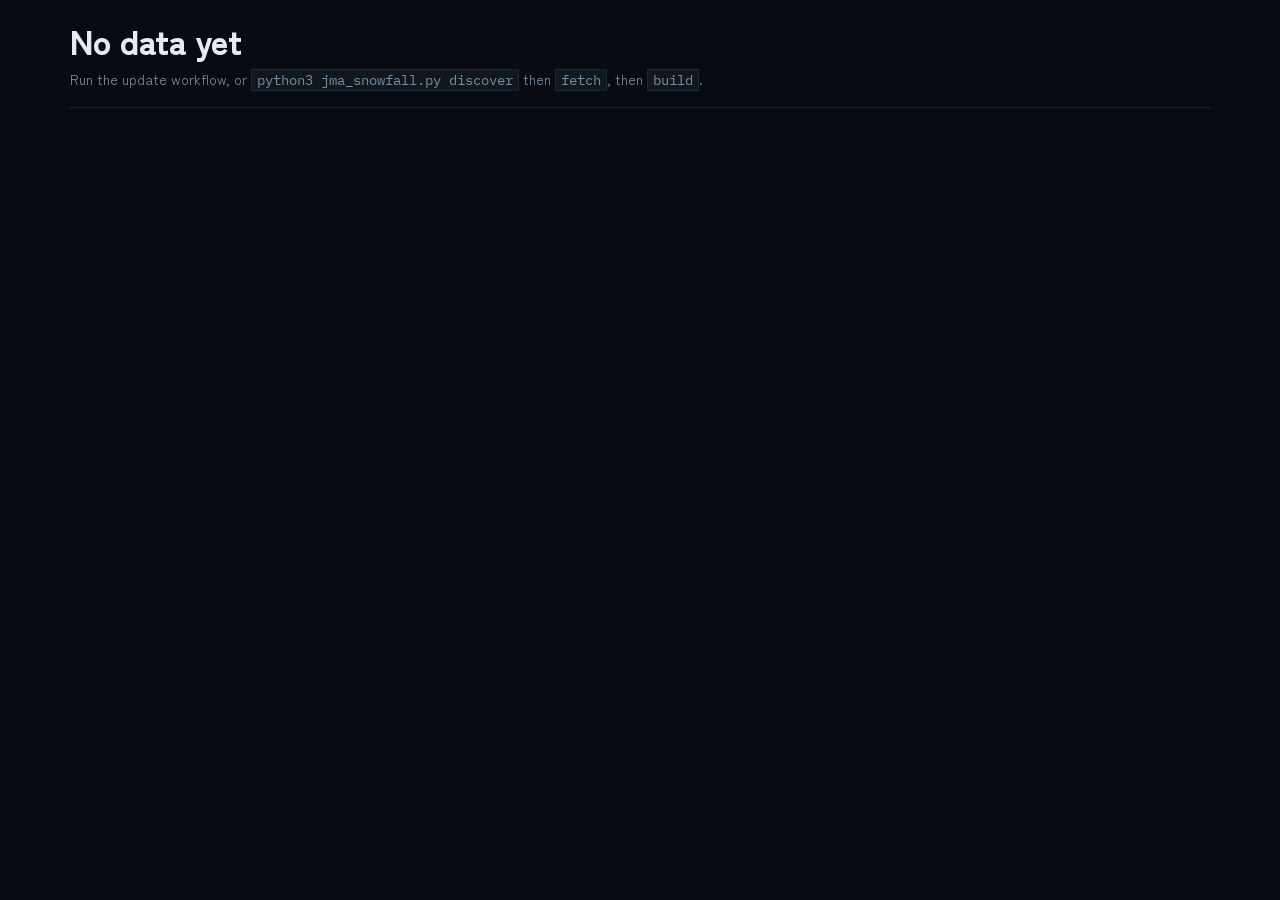
<file: template.html>
<!DOCTYPE html>
<html lang="en">
<head>
<meta charset="utf-8">
<meta name="viewport" content="width=device-width, initial-scale=1">
<title data-i18n="idx.title">Japan snowfall — JMA station records</title>
<meta name="description" data-i18n-attrs="content:idx.desc" content="Historical snowfall for Japanese ski resorts, taken from Japan Meteorological Agency station records rather than resort marketing figures. Season totals and a month-by-month breakdown for each resort, measured at the nearest official weather station.">
<meta name="color-scheme" content="dark">
<meta property="og:title" data-i18n-attrs="content:idx.title" content="Japan snowfall — JMA station records">
<meta property="og:description" data-i18n-attrs="content:idx.ogdesc" content="What Japan's ski resorts actually get, measured by the JMA station nearest each one.">
<meta property="og:type" content="website">
<link rel="icon" href="data:image/svg+xml,%3Csvg xmlns='http://www.w3.org/2000/svg' viewBox='0 0 32 32'%3E%3Crect width='32' height='32' fill='%23080C12'/%3E%3Crect x='5' y='7' width='22' height='4' fill='%231C3D5C'/%3E%3Crect x='5' y='13' width='22' height='4' fill='%234A6FC4'/%3E%3Crect x='5' y='19' width='22' height='4' fill='%23B4348C'/%3E%3C/svg%3E">
<link rel="preconnect" href="https://fonts.googleapis.com">
<link rel="preconnect" href="https://fonts.gstatic.com" crossorigin>
<link href="https://fonts.googleapis.com/css2?family=Zen+Kaku+Gothic+New:wght@400;500;700;900&family=IBM+Plex+Mono:wght@400;500;600&display=swap" rel="stylesheet">
<link rel="stylesheet" href="site.css">
<style>
/* ---------- the matrix ---------- */
.matrix{width:100%;overflow-x:auto}
table{border-collapse:collapse;font-family:var(--mono);font-size:12px;width:100%;min-width:560px}
th{
  font-weight:500;color:var(--dim);font-size:10px;letter-spacing:.12em;
  text-transform:uppercase;padding:0 0 10px;text-align:center
}
th.sea{text-align:left;width:66px}
th.tot{text-align:right;width:92px}
td{padding:0;height:17px}
td.sea{
  color:var(--mute);font-size:11px;padding-right:12px;white-space:nowrap;
  font-variant-numeric:tabular-nums
}
td.cell{border-right:1px solid var(--void)}
td.cell span{display:block;height:100%;min-height:15px}
td.tot{
  text-align:right;padding-left:12px;color:var(--ice);font-variant-numeric:tabular-nums;
  position:relative;white-space:nowrap
}
tr:hover td.sea,tr:hover td.tot{color:#fff}
tr.dim td.cell span{opacity:.32}
.bar{display:inline-block;height:7px;background:var(--edge2);margin-right:7px;vertical-align:middle}
tr:hover .bar{background:var(--s3)}

.legend{
  display:flex;align-items:center;gap:0;margin-top:18px;font-family:var(--mono);
  font-size:10px;color:var(--dim);flex-wrap:wrap
}
.legend i{width:34px;height:9px;display:block}
.legend span{padding:0 7px;letter-spacing:.08em}
</style>
</head>
<body>
<div class="wrap">

<header>
  <p class="kicker" data-i18n="idx.kicker">Japan Meteorological Agency · daily new-snow records</p>
  <h1><span data-i18n="idx.h1">Where the snow actually falls</span>
    <span class="ja">降雪の深さ月合計 — 観測記録</span></h1>
  <p class="lede" data-i18n="idx.lede">Every figure here is <b>降雪の深さ</b>, the depth of new snow summed over the
  month, measured at the official JMA station nearest each resort. Resort marketing numbers
  are not audited. These are.</p>
</header>

<nav class="pages" data-i18n-attrs="aria-label:nav.label" aria-label="Pages">
  <a href="index.html" aria-current="page" data-i18n="nav.records">Records</a>
  <a href="plan.html" data-i18n="nav.plan">Trip planner</a>
  <a href="trends.html" data-i18n="nav.trends">Trends</a>
  <a href="map.html" data-i18n="nav.map">Snow map</a>
</nav>

<div id="gap" class="warn" hidden></div>

<nav class="picker" id="picker" data-i18n-attrs="aria-label:idx.picker" aria-label="Resort"></nav>
<p class="station" id="station"></p>

<dl class="stats" id="stats"></dl>

<section>
  <h2 data-i18n="idx.h2">Season by month</h2>
  <p class="hint" id="mxhint"></p>
  <div class="matrix">
    <table id="matrix">
      <thead><tr id="mhead"></tr></thead>
      <tbody></tbody>
    </table>
  </div>
  <div class="legend" id="legend"></div>
</section>


<footer id="foot"></footer>
</div>

<script>
const DATA = /*__DATA__*/null;

const GROUPS = /*__GROUPS__*/null;
const TOTAL = /*__TOTAL__*/0;
const SEASON = /*__SEASON__*/null;
</script>
<script src="i18n.js"></script>
<script src="locales/en.js"></script>
<script src="locales/ja.js"></script>
<script src="locales/zh-Hant.js"></script>
<script>
const MONTHS = () => SEASON.months.map(mname);
const STOPS = [0,50,100,150,200,300];
const RAMP = ["--s0","--s1","--s2","--s3","--s4","--s5","--s6"];

const shade = cm => {
  if(!cm) return "var(--s0)";
  let i = 1; while(i < STOPS.length && cm >= STOPS[i]) i++;
  return `var(${RAMP[i]})`;
};
const el = id => document.getElementById(id);
const mean = a => a.reduce((x,y)=>x+y,0)/a.length;
const median = a => { const s=[...a].sort((x,y)=>x-y), h=s.length>>1;
  return s.length%2 ? s[h] : (s[h-1]+s[h])/2; };

let current = null;

function boot(){
  const have = Object.keys(DATA||{});
  if(!have.length){
    document.body.innerHTML = "<div class='wrap'><header><h1>" + T("shell.nodata") + "</h1>" +
      "<p class='lede'>" + T("idx.nodataHint") + "</p></header></div>";
    return;
  }
  const nav = el("picker");
  const multiCountry = Object.keys(GROUPS).length > 1;
  let firstArea = true;
  for(const country in GROUPS){
    for(const area in GROUPS[country]){
      const ks = GROUPS[country][area].filter(k => have.includes(k));
      if(!ks.length) continue;
      const g = document.createElement("div");
      g.className = "pgroup";
      g.dataset.open = firstArea;
      firstArea = false;
      const row = document.createElement("div");
      row.className = "pgrow";
      const head = document.createElement("button");
      head.type = "button";
      head.className = "pghead";
      head.setAttribute("aria-expanded", g.dataset.open);
      head.innerHTML = `<span class="caret">▶</span>`
        + `<span class="pglabel"></span>`
        + `<span class="n">${ks.length}</span><span class="rule"></span>`;
      const label = head.querySelector(".pglabel");
      label.dataset.country = country;
      label.dataset.area = area;
      head.onclick = () => {
        const open = g.dataset.open !== "true";
        g.dataset.open = open;
        head.setAttribute("aria-expanded", open);
      };
      row.appendChild(head);
      const body = document.createElement("div");
      body.className = "pgbody";
      ks.forEach(k => {
        const btn = document.createElement("button");
        btn.type = "button";
        btn.dataset.k = k;
        btn.setAttribute("aria-pressed","false");
        btn.onclick = () => select(k);
        body.appendChild(btn);
      });
      g.append(row, body);
      nav.appendChild(g);
    }
  }
  // .pgbody scopes this to resort buttons; the area headers are buttons too.
  const first = nav.querySelector(".pgbody button");
  paintStatic();
  select(first ? first.dataset.k : have[0]);
  I18N.onChange(() => { paintStatic(); render(); });
}

/* Everything on the page that is words rather than numbers, and so has to be
   redone when the language changes. The picker is built once and renamed here. */
function paintStatic(){
  const multiCountry = Object.keys(GROUPS).length > 1;
  document.querySelectorAll(".pglabel").forEach(l => {
    l.textContent = (multiCountry ? countryLabel(l.dataset.country) + " · " : "")
      + areaLabel(l.dataset.area);
  });
  el("picker").querySelectorAll(".pgbody button").forEach(b => {
    b.textContent = nameOf(b.dataset.k);
  });
  const have = Object.keys(DATA||{}).length;
  el("gap").hidden = have >= TOTAL;
  if(have < TOTAL) el("gap").innerHTML = T("idx.gap", {have, total: TOTAL});
  const M = MONTHS();
  el("mxhint").innerHTML = T("idx.mxhint", {first: M[0], last: M[M.length-1]});
  el("mhead").innerHTML = `<th class="sea">${T("idx.th.season")}</th>`
    + M.map(m => `<th>${m}</th>`).join("")
    + `<th class="tot">${T("idx.th.total")}</th>`;
  buildLegend();
  el("foot").innerHTML = T("idx.foot");
}

function buildLegend(){
  const L = el("legend");
  L.innerHTML = "<span>0</span>";
  STOPS.slice(1).concat([null]).forEach((s,i) => {
    L.insertAdjacentHTML("beforeend",
      `<i style="background:var(${RAMP[i+1]})"></i>` +
      `<span>${s ? s : "300+"}</span>`);
  });
  L.insertAdjacentHTML("beforeend", `<span>${T("idx.legend")}</span>`);
}

function select(k){
  current = k;
  el("picker").querySelectorAll("button").forEach(b =>
    b.setAttribute("aria-pressed", b.dataset.k === k));
  render();
}

function render(){
  const d = DATA[current], rows = d.seasons, MONTH = MONTHS();
  const gap = (d.top && d.station_m != null) ? Math.round(d.top - d.station_m) : null;
  const where = [
    d.station_m != null
      ? T("idx.station", {name: d.station, m: Math.round(d.station_m)})
      : T("idx.stationNoElev", {name: d.station}),
    areasOf(current) ? T("idx.covers", {areas: areasOf(current)}) : "",
    d.base ? T("idx.lifts", {base: d.base, top: d.top}) : "",
    gap != null ? T("idx.gap.below", {m: I18N.num(gap)}) : "",
    T("idx.span", {n: rows.length, from: rows[0].s, to: rows[rows.length-1].s})
  ].filter(Boolean).join(" · ");
  el("station").innerHTML = where +
    (d.shares ? " " + T("idx.shares", {names: I18N.list(d.shares.map(nameOf))}) : "");

  // Seasons with a month missing from the JMA record would otherwise show up
  // as the leanest winter on file. Keep them in the matrix, out of the stats.
  const full = rows.filter(r => !r.i);
  const stat = full.length >= 10 ? full : rows;
  const recent = stat.slice(-25), totals = recent.map(r => r.t);
  const first = stat.slice(0,10), last = stat.slice(-10);
  const drift = Math.round((mean(last.map(r=>r.t)) / mean(first.map(r=>r.t)) - 1) * 100);
  const best = stat.reduce((a,b) => b.t > a.t ? b : a);
  const worst = stat.reduce((a,b) => b.t < a.t ? b : a);
  const peak = MONTH[[0,1,2,3,4,5].reduce((a,i) =>
    mean(recent.map(r=>r.m[i])) > mean(recent.map(r=>r.m[a])) ? i : a, 0)];

  el("stats").innerHTML = [
    [T("idx.stat.typical"), Math.round(mean(totals)) + "<small>cm</small>",
      T("idx.stat.typical.sub", {n: Math.round(median(totals))})],
    [T("idx.stat.peak"), peak, T("idx.stat.peak.sub", {n: Math.round(Math.max(...MONTH.map((m,i) =>
      mean(recent.map(r=>r.m[i])))))})],
    [T("idx.stat.best"), best.t + "<small>cm</small>", best.s],
    [T("idx.stat.lean"), worst.t + "<small>cm</small>", worst.s],
    [T("idx.stat.drift"), (drift>0?"+":"") + drift + "<small>%</small>",
      T("idx.stat.drift.sub")],
    [T("idx.stat.claims"), d.claimed_m != null ? d.claimed_m + "<small>m</small>" : "—",
      d.claimed_m != null
        ? T("idx.stat.claims.sub", {x: Math.round(d.claimed_m*100/mean(totals)*10)/10})
        : T("idx.stat.claims.none")]
  ].map(([title,v,sub]) =>
    `<div class="stat"><dt>${title}</dt><dd>${v}</dd><p class="sub">${sub}</p></div>`).join("");

  const max = Math.max(...rows.map(r => r.t));
  const lean = mean(rows.map(r => r.t)) * 0.7;
  el("matrix").tBodies[0].innerHTML = rows.map(r => {
    const cells = r.m.map((cm,i) =>
      `<td class="cell" title="${T("idx.cell", {month: MONTH[i], season: r.s, cm})}">` +
      `<span style="background:${shade(cm)}"></span></td>`).join("");
    // A partial season would otherwise show a confident total built from
    // months JMA never recorded.
    const cls = [r.t < lean ? "dim" : "", r.i ? "partial" : ""].filter(Boolean).join(" ");
    const mark = r.i
      ? `<abbr title="${T("idx.partial")}">*</abbr>` : "";
    return `<tr${cls ? ` class="${cls}"` : ""}>` +
      `<td class="sea">${r.s}${mark}</td>${cells}` +
      `<td class="tot"><i class="bar" style="width:${(r.t/max*46).toFixed(1)}px"></i>` +
      `${r.t}</td></tr>`;
  }).join("");
}

boot();
</script>
</body>
</html>
</file>
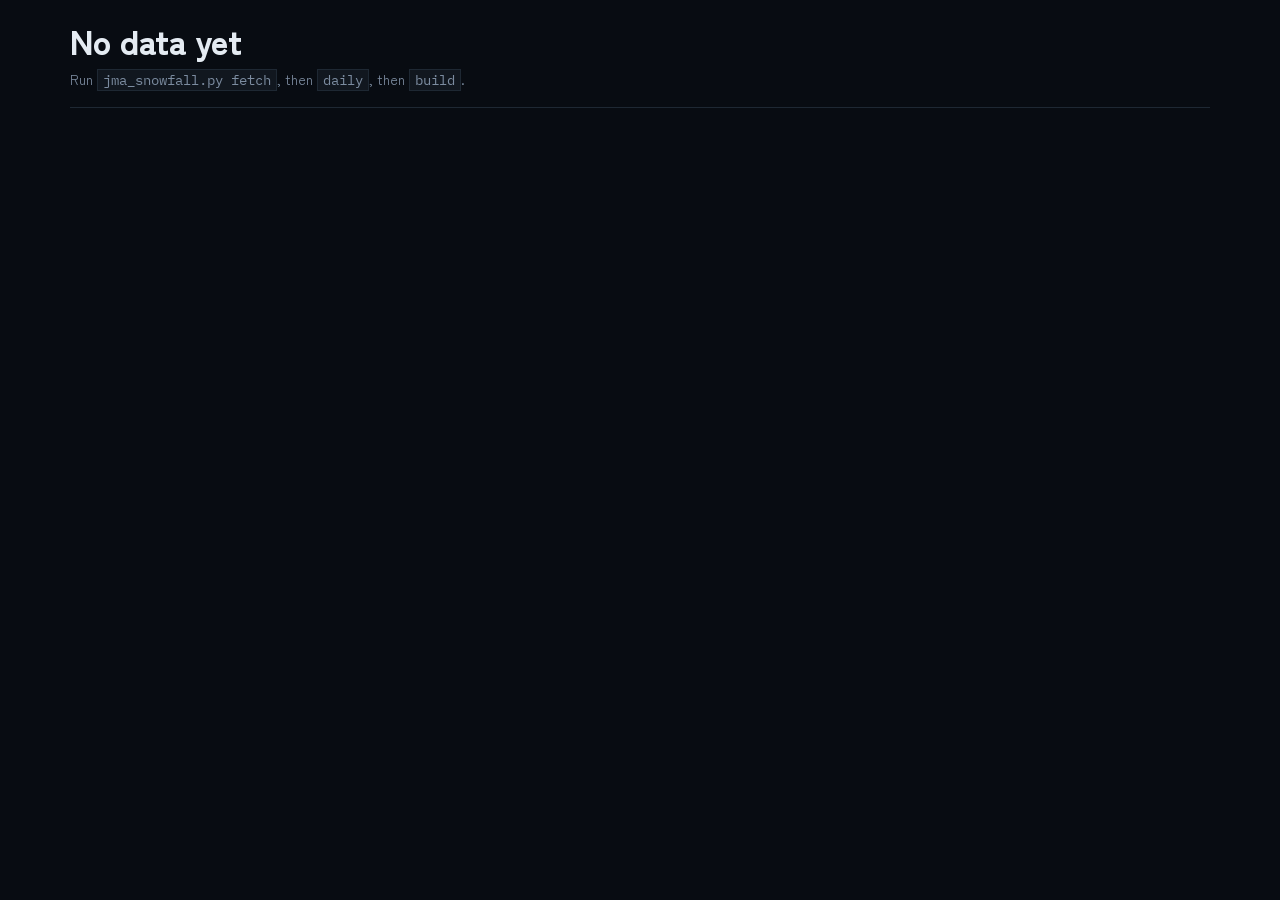
<file: trends-template.html>
<!DOCTYPE html>
<html lang="en">
<head>
<meta charset="utf-8">
<meta name="viewport" content="width=device-width, initial-scale=1">
<title data-i18n="trends.title">Trends — how each resort's snowfall is changing</title>
<meta name="description" data-i18n-attrs="content:trends.desc" content="How snowfall in a chosen part of the season has changed at each Japanese ski resort, season by season, from official weather-station records.">
<meta name="color-scheme" content="dark">
<meta property="og:title" data-i18n-attrs="content:trends.title" content="Trends — how each resort's snowfall is changing">
<meta property="og:description" data-i18n-attrs="content:trends.ogdesc" content="Season-by-season snowfall for any part of the winter, per resort, with the long-run trend.">
<meta property="og:type" content="website">
<link rel="icon" href="data:image/svg+xml,%3Csvg xmlns='http://www.w3.org/2000/svg' viewBox='0 0 32 32'%3E%3Crect width='32' height='32' fill='%23080C12'/%3E%3Crect x='5' y='7' width='22' height='4' fill='%231C3D5C'/%3E%3Crect x='5' y='13' width='22' height='4' fill='%234A6FC4'/%3E%3Crect x='5' y='19' width='22' height='4' fill='%23B4348C'/%3E%3C/svg%3E">
<link rel="preconnect" href="https://fonts.googleapis.com">
<link rel="preconnect" href="https://fonts.gstatic.com" crossorigin>
<link href="https://fonts.googleapis.com/css2?family=Zen+Kaku+Gothic+New:wght@400;500;700;900&family=IBM+Plex+Mono:wght@400;500;600&display=swap" rel="stylesheet">
<link rel="stylesheet" href="site.css">
<style>
/* ---------- multi-select picker ---------- */
/* Scoped to .pgbody: the area headers and their All/None controls are buttons
   too, and a checkbox on them would imply they are selectable resorts. */
.pgbody button::before{
  content:"";display:inline-block;width:7px;height:7px;margin-right:7px;
  border:1px solid var(--edge2);vertical-align:middle;background:transparent
}
.pgbody button[aria-pressed=true]::before{background:currentColor;border-color:currentColor}
.pgbody button[aria-pressed=true]{
  background:transparent;color:var(--ice);font-weight:600;
  border-color:var(--swatch,var(--ice))
}
.pickbar{display:flex;gap:16px;align-items:baseline;margin:2px 0 24px}
.pickbar button{
  background:none;border:0;padding:0;cursor:pointer;color:var(--dim);
  font-family:var(--mono);font-size:10px;letter-spacing:.13em;text-transform:uppercase
}
.pickbar button:hover{color:var(--ice)}
.pickbar span{font-family:var(--mono);font-size:10px;letter-spacing:.13em;
  text-transform:uppercase;color:var(--mute)}

/* ---------- date controls ---------- */
.planner{background:var(--panel);border:1px solid var(--edge);padding:22px}
.dates{display:flex;flex-wrap:wrap;gap:18px 26px;align-items:baseline}
.dates label,.dates .since{
  font-family:var(--mono);font-size:10px;letter-spacing:.13em;
  text-transform:uppercase;color:var(--dim)
}
.dates select{
  font-family:var(--mono);font-size:13px;letter-spacing:.02em;text-transform:none;
  background:var(--void);color:var(--ice);border:1px solid var(--edge2);
  padding:6px 8px;margin-left:5px;border-radius:2px;cursor:pointer
}
.dates select:focus-visible{outline:2px solid var(--s3);outline-offset:1px}
.dates .len{font-family:var(--mono);font-size:12px;color:var(--mute)}
.dates .len b{color:var(--ice);font-weight:600}

.verdict{
  font-family:var(--mono);font-size:12px;line-height:1.65;color:var(--mute);
  border-left:2px solid var(--s4);padding:10px 0 10px 14px;margin:20px 0 0
}
.verdict b{color:var(--ice);font-weight:600}
.nodaily{font-family:var(--mono);font-size:12px;color:var(--dim)}

/* ---------- comparison table ---------- */
.tablewrap{width:100%;overflow-x:auto}
table.cmp{border-collapse:collapse;font-family:var(--mono);font-size:12px;
  width:100%;min-width:660px}
table.cmp th{
  font-weight:500;color:var(--dim);font-size:10px;letter-spacing:.12em;
  text-transform:uppercase;padding:0 10px 10px;text-align:right;white-space:nowrap
}
table.cmp th:first-child,table.cmp td:first-child{text-align:left;padding-left:0}
table.cmp td{padding:9px 10px;text-align:right;border-top:1px solid var(--edge);
  font-variant-numeric:tabular-nums;color:var(--mute);white-space:nowrap}
table.cmp td.who{color:var(--ice)}
table.cmp td.who i{display:inline-block;width:8px;height:8px;margin-right:9px;
  vertical-align:middle;font-style:normal}
table.cmp td.big{color:var(--ice);font-size:14px}
table.cmp td .sub{color:var(--dim);font-size:10px;letter-spacing:.06em}
table.cmp tr:hover td{color:var(--ice)}
table.cmp tr.top td.big{color:#fff;font-weight:600}

/* ---------- charts ---------- */
.chart{margin:0 0 4px;overflow-x:auto;position:relative}
.chart svg{display:block;width:100%;min-width:560px;height:auto}
.chart .axis{fill:var(--dim);font-family:var(--mono);font-size:9px;letter-spacing:.08em}
.chart .grid{stroke:var(--edge);stroke-width:1}
.chart .ln{fill:none;stroke-width:2}
.chart .bandfill{mix-blend-mode:screen}
.chart .bandedge{fill:none;stroke-width:1}
.chart .now{fill:none;stroke:var(--ice);stroke-width:1.5}
.chart .win{fill:var(--ice);opacity:.09}
.chart .winedge{fill:none;stroke:var(--ice);stroke-width:1;opacity:.45}
.chart .dot{stroke:none}
.chart .guide{stroke:var(--edge2);stroke-width:1}
.chart .hit{stroke:var(--void);stroke-width:1.5}
.tip{
  position:absolute;top:8px;left:0;pointer-events:none;opacity:0;transition:opacity .1s;
  background:var(--void);border:1px solid var(--edge2);padding:8px 10px;border-radius:2px;
  font-family:var(--mono);font-size:11px;color:var(--mute);white-space:nowrap;z-index:2;
  box-shadow:0 6px 20px rgba(0,0,0,.55)
}
.tip b{display:block;color:var(--ice);font-weight:600;font-size:10px;letter-spacing:.1em;
  text-transform:uppercase;margin-bottom:6px}
.tip span{display:flex;align-items:center;gap:8px;line-height:1.55}
.tip i{width:8px;height:8px;flex:0 0 auto}
.tip em{margin-left:auto;padding-left:18px;font-style:normal;color:var(--ice);
  font-variant-numeric:tabular-nums;white-space:nowrap}
.tip u{display:inline;text-decoration:none;color:var(--dim);font-size:10px;margin-left:9px}
.key{display:flex;flex-wrap:wrap;gap:0 14px;margin:10px 0 0}
.key button{
  display:flex;align-items:center;gap:6px;background:none;border:0;padding:1px 0;
  cursor:pointer;font-family:var(--mono);font-size:9px;letter-spacing:.06em;
  line-height:1.5;color:var(--mute)
}
.key button:hover{color:var(--ice)}
.key button[aria-pressed=false]{color:var(--dim);text-decoration:line-through}
.key button[aria-pressed=false] i{opacity:.28}
.key i{width:11px;height:2px;display:block;flex:0 0 auto}
.key button:focus-visible{outline:2px solid var(--s3);outline-offset:2px}

table.cmp tr.off td{opacity:.4}
.keybar{display:flex;flex-wrap:wrap;gap:10px 14px;align-items:center;margin-top:12px}
/* The key can be long; give it its own row so the controls never interleave. */
.keybar .key{flex:1 0 100%;margin:0}
.keybar .toggle{
  background:none;border:1px solid var(--edge2);border-radius:2px;padding:5px 10px;
  cursor:pointer;font-family:var(--mono);font-size:10px;letter-spacing:.11em;
  text-transform:uppercase;color:var(--dim)
}
.keybar .toggle[aria-pressed=true]{color:var(--ice);border-color:var(--s4)}
.keybar .toggle:hover{color:var(--ice)}
</style>
</head>
<body>
<div class="wrap">

<header>
  <h1><span data-i18n="trends.h1">How the snow is changing</span>
    <span class="ja">降雪の深さ日合計 — 年次推移</span></h1>
  <p class="lede" data-i18n="trends.lede">Season by season, for whichever part of the winter you care about. The
  question here is whether a resort is getting more or less snow over the decades — not
  when to book, which the trip planner answers.</p>
</header>

<nav class="pages" data-i18n-attrs="aria-label:nav.label" aria-label="Pages">
  <a href="index.html" data-i18n="nav.records">Records</a>
  <a href="plan.html" data-i18n="nav.plan">Trip planner</a>
  <a href="trends.html" aria-current="page" data-i18n="nav.trends">Trends</a>
  <a href="map.html" data-i18n="nav.map">Snow map</a>
</nav>

<div id="gap" class="warn" hidden></div>

<section>
  <h2 data-i18n="c.resorts">Resorts</h2>
  <p class="hint" data-i18n="trends.pickhint">Pick as many as you like. Resorts sharing one weather station — Asahidake
  and Kamui both read from 旭川 — will trace the same line.</p>
  <nav class="picker" id="picker" data-i18n-attrs="aria-label:c.resorts" aria-label="Resorts"></nav>
  <div class="pickbar">
    <button type="button" id="clear" data-i18n="c.clearAll">Clear all</button>
    <button type="button" id="area-all" data-i18n="c.selectOpen">Select open areas</button>
    <span id="count"></span>
  </div>
</section>

<section>
  <h2 data-i18n="trends.h2.part">Part of the season</h2>
  <div class="planner">
    <div class="dates">
      <label><span data-i18n="c.from">From</span>
        <select id="m1" data-i18n-attrs="aria-label:c.startMonth" aria-label="Start month"></select>
        <select id="d1" data-i18n-attrs="aria-label:c.startDay" aria-label="Start day"></select>
      </label>
      <label><span data-i18n="c.to">To</span>
        <select id="m2" data-i18n-attrs="aria-label:c.endMonth" aria-label="End month"></select>
        <select id="d2" data-i18n-attrs="aria-label:c.endDay" aria-label="End day"></select>
      </label>
      <span class="len" id="len"></span>
      <span class="since"><span data-i18n="trends.over">Over</span>
        <select id="since" data-i18n-attrs="aria-label:trends.seasonsAria" aria-label="Seasons to include"></select>
      </span>
      <span class="since"><span data-i18n="trends.shownAs">Shown as</span>
        <select id="yoyunit" data-i18n-attrs="aria-label:trends.unitsAria" aria-label="Units"></select>
      </span>
    </div>
    <p class="verdict" id="verdict"></p>
  </div>
</section>

<section>
  <h2 data-i18n="trends.h2.yoy">Season by season</h2>
  <p class="hint" id="yoyhint"></p>
  <div class="chart" id="yoy"></div>
  <div class="keybar">
    <div class="key" id="key"></div>
    <button type="button" class="toggle" id="showall" data-i18n="c.showAll">Show all</button>
    <button type="button" class="toggle" id="hideall" data-i18n="c.hideAll">Hide all</button>
  </div>
</section>

<footer id="foot"></footer>
</div>

<script>
const DATA = /*__DATA__*/null;
const GROUPS = /*__GROUPS__*/null;
const TOTAL = /*__TOTAL__*/0;
const SEASON = /*__SEASON__*/null;
</script>
<script src="i18n.js"></script>
<script src="locales/en.js"></script>
<script src="locales/ja.js"></script>
<script src="locales/zh-Hant.js"></script>
<script src="site.js"></script>
<script>
let yoyUnit = "week";   // a rate keeps windows of different lengths comparable

function svgYoY(series, scaleFrom, L){
  const W=760, H=222, P={l:52,r:14,t:28,b:28};
  const iw=W-P.l-P.r, ih=H-P.t-P.b;
  // A window total is not comparable between a 5-day trip and a 3-week one,
  // so default to a rate. The shape is identical either way; only the units
  // and the axis change.
  const per = yoyUnit === "week" ? 7 / L : yoyUnit === "month" ? 30 / L : 1;
  const unit = T("trends.unit." + yoyUnit);
  const val = r => r.total * per;
  const scale = (scaleFrom && scaleFrom.length) ? scaleFrom : series;
  const years = [...new Set(scale.flatMap(s => s.rows.map(r => r.y)))].sort((a,b)=>a-b);
  if(!years.length) return {svg:"", model:null};
  const maxv = Math.max(1, ...scale.flatMap(s => s.rows.map(val)));
  const span = Math.max(1, years[years.length-1]-years[0]);
  const X = y => P.l + ((y - years[0])/span)*iw;
  const Y = v => P.t + ih - (v/maxv)*ih;
  let g = "";
  [0,0.5,1].forEach(f => { const v=maxv*f, y=P.t+ih-(f*ih);
    g += `<line class="grid" x1="${P.l}" y1="${y.toFixed(1)}" x2="${P.l+iw}" y2="${y.toFixed(1)}"/>`
       + `<text class="axis" x="${P.l-6}" y="${(y+3).toFixed(1)}" text-anchor="end">${Math.round(v)}</text>`; });
  g += `<text class="axis" x="${P.l-6}" y="${(P.t-12).toFixed(0)}" text-anchor="end">${unit}</text>`;
  const every = Math.max(1, Math.round(years.length/8));
  years.forEach((y,i) => { if(i % every === 0 || i === years.length-1)
    g += `<text class="axis" x="${X(y).toFixed(1)}" y="${H-9}" text-anchor="middle">${String(y).slice(2)}</text>`; });
  series.forEach(s => {
    g += `<polyline class="ln" stroke="${s.colour}" style="opacity:.75" points="`
      + s.rows.map(r=>X(r.y).toFixed(1)+","+Y(val(r)).toFixed(1)).join(" ") + `"/>`;
    const n=s.rows.length;
    const sx=s.rows.reduce((t,_,i)=>t+i,0), sy=s.rows.reduce((t,r)=>t+val(r),0);
    const sxx=s.rows.reduce((t,_,i)=>t+i*i,0), sxy=s.rows.reduce((t,r,i)=>t+i*val(r),0);
    const den=n*sxx-sx*sx, slope=den?(n*sxy-sx*sy)/den:0, icpt=(sy-slope*sx)/n;
    g += `<line class="ln" stroke="${s.colour}" stroke-dasharray="5 4" stroke-width="1.5" `
      + `x1="${X(s.rows[0].y).toFixed(1)}" y1="${Y(Math.max(0,icpt)).toFixed(1)}" `
      + `x2="${X(s.rows[n-1].y).toFixed(1)}" y2="${Y(Math.max(0,icpt+slope*(n-1))).toFixed(1)}"/>`;
  });
  g += `<line class="guide" x1="0" y1="${P.t}" x2="0" y2="${P.t+ih}" opacity="0"/>`;
  series.forEach(s => { g += `<circle class="hit" r="3.5" fill="${s.colour}" opacity="0"/>`; });

  const byYear = series.map(s => { const m = new Map();
    s.rows.forEach(r => m.set(r.y, r)); return m; });
  const model = {W, Y, at(xv){
    let yv = Math.round(years[0] + (xv - P.l)/iw*span);
    yv = Math.max(years[0], Math.min(years[years.length-1], yv));
    const rows = [];
    series.forEach((ser,i) => {
      const r = byYear[i].get(yv);
      if(r) rows.push({name:ser.name, colour:ser.colour, y:Y(val(r)), sort:val(r),
                       value: Math.round(val(r)) + unit.replace("cm",""),
                       extra: T("trends.tip.total", {n: Math.round(r.total)})});
    });
    if(!rows.length) return null;
    rows.sort((x,y) => y.sort - x.sort);   // snowiest first that season
    return {x:X(yv), label:T("trends.tip.season", {s: seasonLabel(yv)}), rows};
  }};
  return {svg:`<svg viewBox="0 0 ${W} ${H}" role="img" aria-label="${T("trends.aria")}">${g}</svg>`, model};
}

function blank(msg){
  el("verdict").innerHTML = `<span class="nodaily">${msg}</span>`;
  el("yoy").innerHTML = ""; el("key").innerHTML = ""; el("yoyhint").textContent = "";
}

async function renderPage(){
  paintPicker();
  [...hidden].forEach(k => { if(!picked.includes(k)) hidden.delete(k); });
  const a = ord(sel.m1, sel.d1), b = ord(sel.m2, sel.d2), L = b - a + 1;
  el("len").innerHTML = T("plan.len", {n: L});
  if(!picked.length) return blank(T("plan.pickOne"));

  const token = picked.join("|") + a + b + since;
  renderPage.token = token;
  const series = await seriesFor(a, b, L);
  if(renderPage.token !== token) return;
  if(!series.length) return blank(T("plan.noDaily"));

  el("key").innerHTML = series.map(s =>
    `<button type="button" data-k="${s.k}" aria-pressed="${!hidden.has(s.k)}">`
    + `<i style="background:${s.colour}"></i>${s.name}</button>`).join("");
  el("key").querySelectorAll("button").forEach(btn => {
    btn.onclick = () => {
      const k = btn.dataset.k;
      if(hidden.has(k)) hidden.delete(k); else hidden.add(k);
      renderPage();
    };
  });

  const vis = series.filter(s => !hidden.has(s.k));
  const yseries = vis.filter(s => s.rows.length >= 5);
  const yscale = series.filter(s => s.rows.length >= 5);
  if(!yscale.length) return blank(T("trends.tooFew"));
  const yoy = svgYoY(yseries, yscale, L);
  el("yoy").innerHTML = yoy.svg;
  attachHover(el("yoy"), yoy.model);

  const allOff = !vis.length;
  el("yoyhint").innerHTML = allOff
    ? T("trends.hint.off")
    : [T("trends.hint.in", {from: dateLabel(sel.m1,sel.d1), to: dateLabel(sel.m2,sel.d2),
          scope: since ? T("trends.scopeLast", {n: since}) : T("trends.scopeAll")}),
       T(yoyUnit === "total" ? "trends.hint.total" : "trends.hint.rate"),
       T("trends.hint.tail")].join(T("c.join"));

  // Rank by how fast each resort is changing -- the question this page asks.
  const moved = (vis.length ? vis : series).map(s => {
    const n = s.rows.length;
    const sx = s.rows.reduce((t,_,i)=>t+i,0), sy = s.rows.reduce((t,r)=>t+r.total,0);
    const sxx = s.rows.reduce((t,_,i)=>t+i*i,0), sxy = s.rows.reduce((t,r,i)=>t+i*r.total,0);
    const den = n*sxx - sx*sx, slope = den ? (n*sxy - sx*sy)/den : 0;
    const change = slope*(n-1);
    // A fitted change smaller than the season-to-season swing is not a trend
    // anyone could act on, however confident the percentage looks.
    return {name:s.name, change, pct: s.avg ? change/s.avg*100 : 0,
            noisy: Math.abs(change) < s.sd, first:s.rows[0].y, last:s.rows[n-1].y};
  }).sort((x,y) => x.pct - y.pct);
  const low = moved[0], high = moved[moved.length-1];
  const say = m => `${m.pct > 0 ? "+" : ""}${Math.round(m.pct)}%`;
  const span = `${seasonLabel(low.first)}\u2013${seasonLabel(low.last)}`;
  if(moved.length === 1){
    el("verdict").innerHTML = T(low.noisy ? "trends.v.single.noisy" : "trends.v.single", {
      span, name: low.name, dir: T(low.change < 0 ? "trends.down" : "trends.up"),
      cm: Math.abs(Math.round(low.change)), pct: say(low)});
  }else{
    el("verdict").innerHTML = [
      T("trends.v.many", {span, low: low.name, lowpct: say(low),
                          high: high.name, highpct: say(high)}),
      low.noisy || high.noisy ? T("trends.v.many.noisy") : "",
      T("trends.v.many.end")
    ].filter(Boolean).join(T("c.join"));
  }
}

el("showall").onclick = () => { hidden.clear(); renderPage(); };
el("hideall").onclick = () => { picked.forEach(k => hidden.add(k)); renderPage(); };

const yu = el("yoyunit");
["week","month","total"].forEach(v => {
  const o = document.createElement("option");
  o.value = v;
  yu.appendChild(o);
});
function paintStatic(){
  [...yu.options].forEach(o => { o.textContent = T("trends.opt." + o.value); });
  el("foot").innerHTML = T("trends.foot");
}
paintStatic();
I18N.onChange(paintStatic);
yu.value = yoyUnit;
yu.onchange = () => { yoyUnit = yu.value; renderPage(); };
// A reload can restore a previously chosen option after this runs.
requestAnimationFrame(() => { if(yu.value !== yoyUnit){ yoyUnit = yu.value; renderPage(); } });

bootShell(3);
</script>
</body>
</html>
</file>
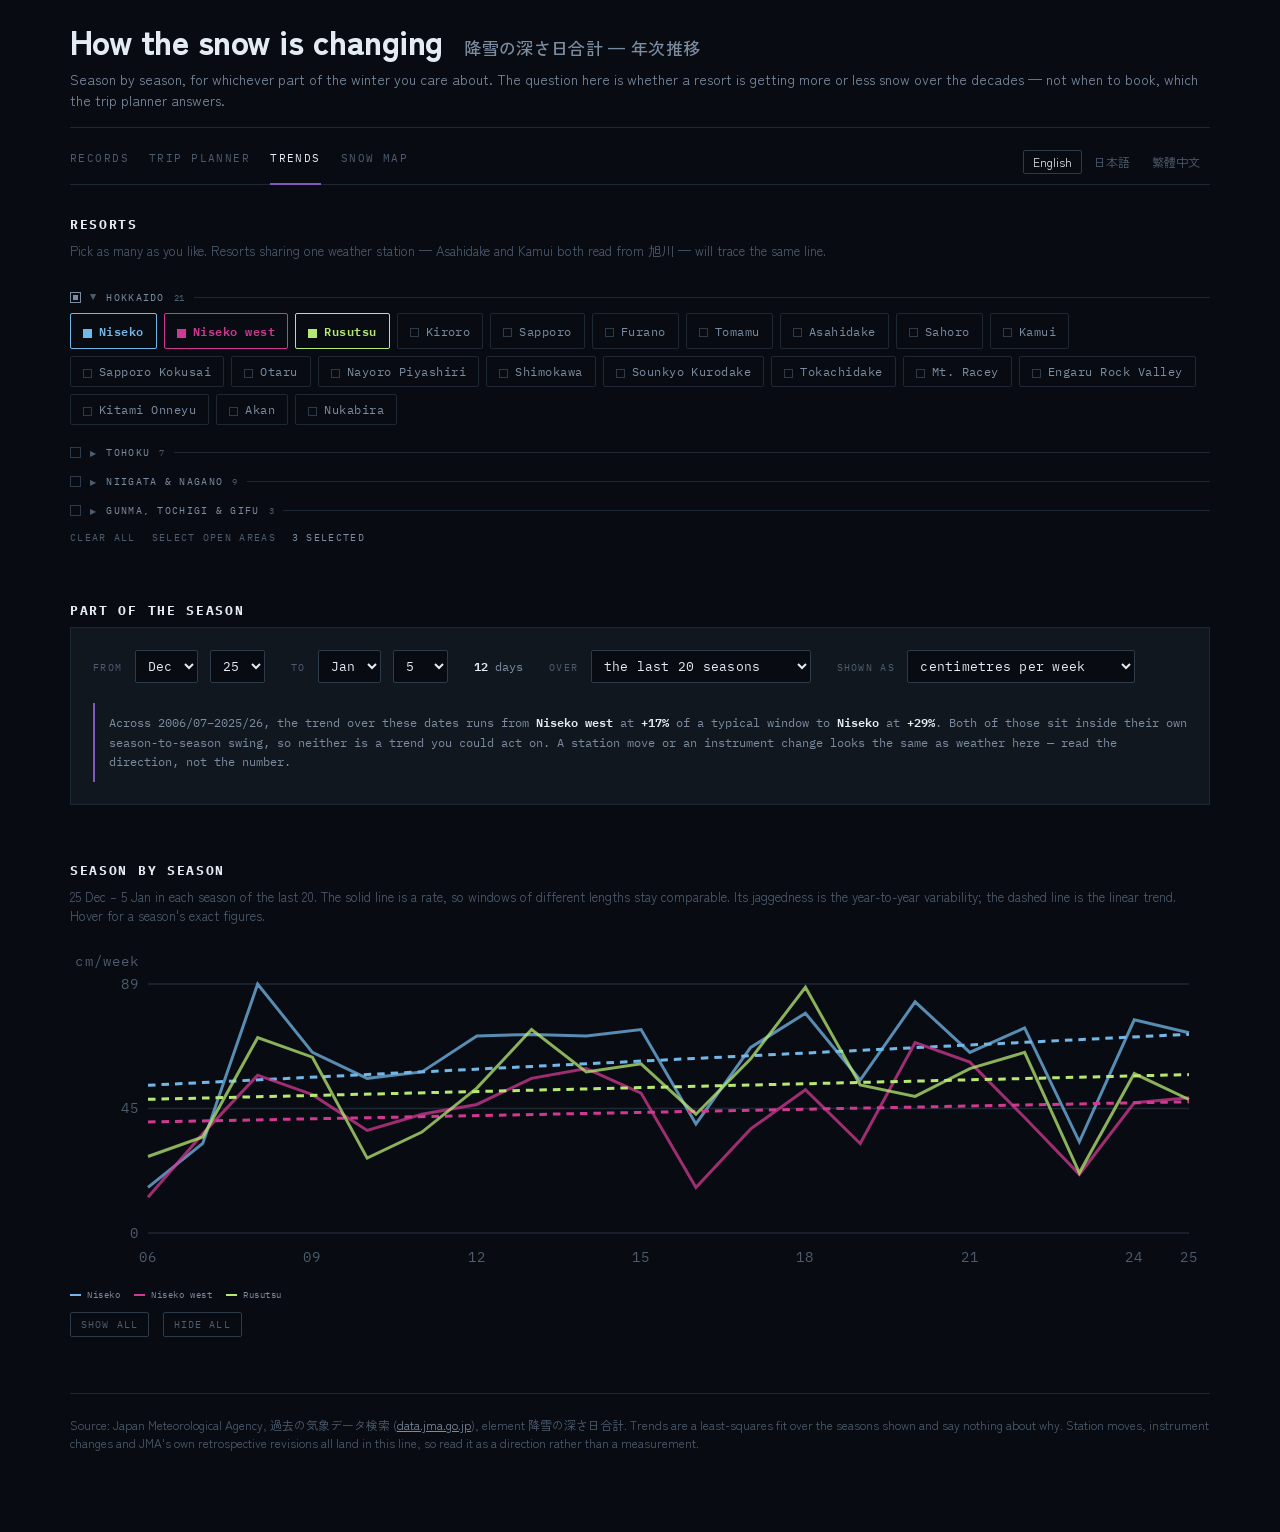
<file: trends.html>
<!DOCTYPE html>
<html lang="en">
<head>
<meta charset="utf-8">
<meta name="viewport" content="width=device-width, initial-scale=1">
<title data-i18n="trends.title">Trends — how each resort's snowfall is changing</title>
<meta name="description" data-i18n-attrs="content:trends.desc" content="How snowfall in a chosen part of the season has changed at each Japanese ski resort, season by season, from official weather-station records.">
<meta name="color-scheme" content="dark">
<meta property="og:title" data-i18n-attrs="content:trends.title" content="Trends — how each resort's snowfall is changing">
<meta property="og:description" data-i18n-attrs="content:trends.ogdesc" content="Season-by-season snowfall for any part of the winter, per resort, with the long-run trend.">
<meta property="og:type" content="website">
<link rel="icon" href="data:image/svg+xml,%3Csvg xmlns='http://www.w3.org/2000/svg' viewBox='0 0 32 32'%3E%3Crect width='32' height='32' fill='%23080C12'/%3E%3Crect x='5' y='7' width='22' height='4' fill='%231C3D5C'/%3E%3Crect x='5' y='13' width='22' height='4' fill='%234A6FC4'/%3E%3Crect x='5' y='19' width='22' height='4' fill='%23B4348C'/%3E%3C/svg%3E">
<link rel="preconnect" href="https://fonts.googleapis.com">
<link rel="preconnect" href="https://fonts.gstatic.com" crossorigin>
<link href="https://fonts.googleapis.com/css2?family=Zen+Kaku+Gothic+New:wght@400;500;700;900&family=IBM+Plex+Mono:wght@400;500;600&display=swap" rel="stylesheet">
<link rel="stylesheet" href="site.css">
<style>
/* ---------- multi-select picker ---------- */
/* Scoped to .pgbody: the area headers and their All/None controls are buttons
   too, and a checkbox on them would imply they are selectable resorts. */
.pgbody button::before{
  content:"";display:inline-block;width:7px;height:7px;margin-right:7px;
  border:1px solid var(--edge2);vertical-align:middle;background:transparent
}
.pgbody button[aria-pressed=true]::before{background:currentColor;border-color:currentColor}
.pgbody button[aria-pressed=true]{
  background:transparent;color:var(--ice);font-weight:600;
  border-color:var(--swatch,var(--ice))
}
.pickbar{display:flex;gap:16px;align-items:baseline;margin:2px 0 24px}
.pickbar button{
  background:none;border:0;padding:0;cursor:pointer;color:var(--dim);
  font-family:var(--mono);font-size:10px;letter-spacing:.13em;text-transform:uppercase
}
.pickbar button:hover{color:var(--ice)}
.pickbar span{font-family:var(--mono);font-size:10px;letter-spacing:.13em;
  text-transform:uppercase;color:var(--mute)}

/* ---------- date controls ---------- */
.planner{background:var(--panel);border:1px solid var(--edge);padding:22px}
.dates{display:flex;flex-wrap:wrap;gap:18px 26px;align-items:baseline}
.dates label,.dates .since{
  font-family:var(--mono);font-size:10px;letter-spacing:.13em;
  text-transform:uppercase;color:var(--dim)
}
.dates select{
  font-family:var(--mono);font-size:13px;letter-spacing:.02em;text-transform:none;
  background:var(--void);color:var(--ice);border:1px solid var(--edge2);
  padding:6px 8px;margin-left:5px;border-radius:2px;cursor:pointer
}
.dates select:focus-visible{outline:2px solid var(--s3);outline-offset:1px}
.dates .len{font-family:var(--mono);font-size:12px;color:var(--mute)}
.dates .len b{color:var(--ice);font-weight:600}

.verdict{
  font-family:var(--mono);font-size:12px;line-height:1.65;color:var(--mute);
  border-left:2px solid var(--s4);padding:10px 0 10px 14px;margin:20px 0 0
}
.verdict b{color:var(--ice);font-weight:600}
.nodaily{font-family:var(--mono);font-size:12px;color:var(--dim)}

/* ---------- comparison table ---------- */
.tablewrap{width:100%;overflow-x:auto}
table.cmp{border-collapse:collapse;font-family:var(--mono);font-size:12px;
  width:100%;min-width:660px}
table.cmp th{
  font-weight:500;color:var(--dim);font-size:10px;letter-spacing:.12em;
  text-transform:uppercase;padding:0 10px 10px;text-align:right;white-space:nowrap
}
table.cmp th:first-child,table.cmp td:first-child{text-align:left;padding-left:0}
table.cmp td{padding:9px 10px;text-align:right;border-top:1px solid var(--edge);
  font-variant-numeric:tabular-nums;color:var(--mute);white-space:nowrap}
table.cmp td.who{color:var(--ice)}
table.cmp td.who i{display:inline-block;width:8px;height:8px;margin-right:9px;
  vertical-align:middle;font-style:normal}
table.cmp td.big{color:var(--ice);font-size:14px}
table.cmp td .sub{color:var(--dim);font-size:10px;letter-spacing:.06em}
table.cmp tr:hover td{color:var(--ice)}
table.cmp tr.top td.big{color:#fff;font-weight:600}

/* ---------- charts ---------- */
.chart{margin:0 0 4px;overflow-x:auto;position:relative}
.chart svg{display:block;width:100%;min-width:560px;height:auto}
.chart .axis{fill:var(--dim);font-family:var(--mono);font-size:9px;letter-spacing:.08em}
.chart .grid{stroke:var(--edge);stroke-width:1}
.chart .ln{fill:none;stroke-width:2}
.chart .bandfill{mix-blend-mode:screen}
.chart .bandedge{fill:none;stroke-width:1}
.chart .now{fill:none;stroke:var(--ice);stroke-width:1.5}
.chart .win{fill:var(--ice);opacity:.09}
.chart .winedge{fill:none;stroke:var(--ice);stroke-width:1;opacity:.45}
.chart .dot{stroke:none}
.chart .guide{stroke:var(--edge2);stroke-width:1}
.chart .hit{stroke:var(--void);stroke-width:1.5}
.tip{
  position:absolute;top:8px;left:0;pointer-events:none;opacity:0;transition:opacity .1s;
  background:var(--void);border:1px solid var(--edge2);padding:8px 10px;border-radius:2px;
  font-family:var(--mono);font-size:11px;color:var(--mute);white-space:nowrap;z-index:2;
  box-shadow:0 6px 20px rgba(0,0,0,.55)
}
.tip b{display:block;color:var(--ice);font-weight:600;font-size:10px;letter-spacing:.1em;
  text-transform:uppercase;margin-bottom:6px}
.tip span{display:flex;align-items:center;gap:8px;line-height:1.55}
.tip i{width:8px;height:8px;flex:0 0 auto}
.tip em{margin-left:auto;padding-left:18px;font-style:normal;color:var(--ice);
  font-variant-numeric:tabular-nums;white-space:nowrap}
.tip u{display:inline;text-decoration:none;color:var(--dim);font-size:10px;margin-left:9px}
.key{display:flex;flex-wrap:wrap;gap:0 14px;margin:10px 0 0}
.key button{
  display:flex;align-items:center;gap:6px;background:none;border:0;padding:1px 0;
  cursor:pointer;font-family:var(--mono);font-size:9px;letter-spacing:.06em;
  line-height:1.5;color:var(--mute)
}
.key button:hover{color:var(--ice)}
.key button[aria-pressed=false]{color:var(--dim);text-decoration:line-through}
.key button[aria-pressed=false] i{opacity:.28}
.key i{width:11px;height:2px;display:block;flex:0 0 auto}
.key button:focus-visible{outline:2px solid var(--s3);outline-offset:2px}

table.cmp tr.off td{opacity:.4}
.keybar{display:flex;flex-wrap:wrap;gap:10px 14px;align-items:center;margin-top:12px}
/* The key can be long; give it its own row so the controls never interleave. */
.keybar .key{flex:1 0 100%;margin:0}
.keybar .toggle{
  background:none;border:1px solid var(--edge2);border-radius:2px;padding:5px 10px;
  cursor:pointer;font-family:var(--mono);font-size:10px;letter-spacing:.11em;
  text-transform:uppercase;color:var(--dim)
}
.keybar .toggle[aria-pressed=true]{color:var(--ice);border-color:var(--s4)}
.keybar .toggle:hover{color:var(--ice)}
</style>
</head>
<body>
<div class="wrap">

<header>
  <h1><span data-i18n="trends.h1">How the snow is changing</span>
    <span class="ja">降雪の深さ日合計 — 年次推移</span></h1>
  <p class="lede" data-i18n="trends.lede">Season by season, for whichever part of the winter you care about. The
  question here is whether a resort is getting more or less snow over the decades — not
  when to book, which the trip planner answers.</p>
</header>

<nav class="pages" data-i18n-attrs="aria-label:nav.label" aria-label="Pages">
  <a href="index.html" data-i18n="nav.records">Records</a>
  <a href="plan.html" data-i18n="nav.plan">Trip planner</a>
  <a href="trends.html" aria-current="page" data-i18n="nav.trends">Trends</a>
  <a href="map.html" data-i18n="nav.map">Snow map</a>
</nav>

<div id="gap" class="warn" hidden></div>

<section>
  <h2 data-i18n="c.resorts">Resorts</h2>
  <p class="hint" data-i18n="trends.pickhint">Pick as many as you like. Resorts sharing one weather station — Asahidake
  and Kamui both read from 旭川 — will trace the same line.</p>
  <nav class="picker" id="picker" data-i18n-attrs="aria-label:c.resorts" aria-label="Resorts"></nav>
  <div class="pickbar">
    <button type="button" id="clear" data-i18n="c.clearAll">Clear all</button>
    <button type="button" id="area-all" data-i18n="c.selectOpen">Select open areas</button>
    <span id="count"></span>
  </div>
</section>

<section>
  <h2 data-i18n="trends.h2.part">Part of the season</h2>
  <div class="planner">
    <div class="dates">
      <label><span data-i18n="c.from">From</span>
        <select id="m1" data-i18n-attrs="aria-label:c.startMonth" aria-label="Start month"></select>
        <select id="d1" data-i18n-attrs="aria-label:c.startDay" aria-label="Start day"></select>
      </label>
      <label><span data-i18n="c.to">To</span>
        <select id="m2" data-i18n-attrs="aria-label:c.endMonth" aria-label="End month"></select>
        <select id="d2" data-i18n-attrs="aria-label:c.endDay" aria-label="End day"></select>
      </label>
      <span class="len" id="len"></span>
      <span class="since"><span data-i18n="trends.over">Over</span>
        <select id="since" data-i18n-attrs="aria-label:trends.seasonsAria" aria-label="Seasons to include"></select>
      </span>
      <span class="since"><span data-i18n="trends.shownAs">Shown as</span>
        <select id="yoyunit" data-i18n-attrs="aria-label:trends.unitsAria" aria-label="Units"></select>
      </span>
    </div>
    <p class="verdict" id="verdict"></p>
  </div>
</section>

<section>
  <h2 data-i18n="trends.h2.yoy">Season by season</h2>
  <p class="hint" id="yoyhint"></p>
  <div class="chart" id="yoy"></div>
  <div class="keybar">
    <div class="key" id="key"></div>
    <button type="button" class="toggle" id="showall" data-i18n="c.showAll">Show all</button>
    <button type="button" class="toggle" id="hideall" data-i18n="c.hideAll">Hide all</button>
  </div>
</section>

<footer id="foot"></footer>
</div>

<script>
const DATA = {"akan":{"name":"Akan","names":{"ja":"阿寒","zh-Hant":"阿寒"},"country":"Japan","area":"Hokkaido","region":"釧路","station":"阿寒湖畔","source":"jma","station_id":"19-0091","station_m":426.0,"daily":"jma-19-0091","areas":"Akan Kohan","areas_i18n":{"ja":"阿寒湖畔","zh-Hant":"阿寒湖畔"},"base":null,"top":null,"claimed_m":null,"note":"阿寒湖畔 station at 426m; resort elevations not yet filled in","seasons":[{"s":"1986/87","m":[0,65,122,176,104,92,31,0],"t":590,"i":0},{"s":"1987/88","m":[0,62,155,84,108,157,47,0],"t":613,"i":0},{"s":"1988/89","m":[9,179,77,112,100,173,82,0],"t":732,"i":0},{"s":"1989/90","m":[0,1,125,143,97,155,50,1],"t":572,"i":0},{"s":"1990/91","m":[0,4,124,133,166,99,24,0],"t":550,"i":0},{"s":"1991/92","m":[0,64,244,131,91,80,56,5],"t":671,"i":1},{"s":"1992/93","m":[0,120,181,202,129,137,115,4],"t":888,"i":0},{"s":"1993/94","m":[0,50,177,132,160,154,100,7],"t":780,"i":1},{"s":"1994/95","m":[0,103,246,155,156,124,81,0],"t":865,"i":1},{"s":"1995/96","m":[0,14,172,116,74,145,119,34],"t":674,"i":1},{"s":"1996/97","m":[0,27,140,147,160,73,83,3],"t":633,"i":0},{"s":"1997/98","m":[0,6,103,126,85,119,31,0],"t":470,"i":0},{"s":"1998/99","m":[0,95,128,134,99,147,55,0],"t":658,"i":0},{"s":"1999/00","m":[0,29,158,227,73,182,135,5],"t":809,"i":1},{"s":"2000/01","m":[0,80,161,123,91,94,7,0],"t":556,"i":1},{"s":"2001/02","m":[0,22,104,174,136,64,16,0],"t":516,"i":1},{"s":"2002/03","m":[0,63,115,194,81,161,80,0],"t":694,"i":0},{"s":"2003/04","m":[0,0,117,335,153,122,43,0],"t":770,"i":1},{"s":"2004/05","m":[0,0,147,132,85,122,75,0],"t":561,"i":0},{"s":"2005/06","m":[0,31,189,153,84,134,94,12],"t":697,"i":0},{"s":"2006/07","m":[0,7,112,89,125,168,98,1],"t":600,"i":0},{"s":"2007/08","m":[0,18,57,54,80,34,96,0],"t":339,"i":0},{"s":"2008/09","m":[0,0,68,130,105,63,27,0],"t":393,"i":1},{"s":"2009/10","m":[0,8,114,100,50,103,31,0],"t":406,"i":0},{"s":"2010/11","m":[5,0,107,75,55,82,10,0],"t":334,"i":0},{"s":"2011/12","m":[0,0,128,123,52,85,34,6],"t":428,"i":0},{"s":"2012/13","m":[0,42,173,88,53,69,27,2],"t":454,"i":0},{"s":"2013/14","m":[13,7,93,70,89,154,39,0],"t":465,"i":0},{"s":"2014/15","m":[0,0,118,114,179,118,15,0],"t":544,"i":0},{"s":"2015/16","m":[1,59,28,169,79,34,25,0],"t":395,"i":0},{"s":"2016/17","m":[0,46,92,98,31,82,29,0],"t":378,"i":0},{"s":"2017/18","m":[23,30,102,64,62,76,21,0],"t":378,"i":0},{"s":"2018/19","m":[0,4,72,102,34,56,15,0],"t":283,"i":0},{"s":"2019/20","m":[0,10,31,65,58,81,10,0],"t":255,"i":0},{"s":"2020/21","m":[0,9,18,123,49,55,14,0],"t":268,"i":0},{"s":"2021/22","m":[0,15,43,123,54,92,21,0],"t":348,"i":0},{"s":"2022/23","m":[0,1,78,59,57,42,0,0],"t":237,"i":0},{"s":"2023/24","m":[0,3,37,83,53,83,9,0],"t":268,"i":0},{"s":"2024/25","m":[0,2,25,85,86,87,28,0],"t":313,"i":0},{"s":"2025/26","m":[0,7,125,44,44,75,5,0],"t":300,"i":0}]},"ani":{"name":"Ani","names":{"ja":"阿仁","zh-Hant":"阿仁"},"country":"Japan","area":"Tohoku","region":"秋田県","station":"阿仁合","source":"jma","station_id":"32-1131","station_m":120.0,"daily":"jma-32-1131","areas":"Ani","areas_i18n":{"ja":"阿仁","zh-Hant":"阿仁"},"base":537,"top":1200,"claimed_m":null,"note":"Aniai 120m; Ani base 200m","seasons":[{"s":"1979/80","m":[0,0,102,236,224,98,15,0],"t":675,"i":1},{"s":"1980/81","m":[0,0,186,297,166,99,0,0],"t":748,"i":1},{"s":"1981/82","m":[0,50,219,355,435,186,0,0],"t":1245,"i":1},{"s":"1982/83","m":[0,76,264,452,476,347,0,0],"t":1615,"i":1},{"s":"1983/84","m":[0,47,269,264,326,346,61,0],"t":1313,"i":1},{"s":"1984/85","m":[0,18,150,81,190,131,18,0],"t":588,"i":1},{"s":"1985/86","m":[0,57,274,380,274,98,25,0],"t":1108,"i":1},{"s":"1986/87","m":[0,33,81,382,218,181,3,0],"t":898,"i":1},{"s":"1987/88","m":[0,70,165,273,308,125,1,0],"t":942,"i":1},{"s":"1988/89","m":[0,0,191,158,116,17,0,0],"t":482,"i":1},{"s":"1989/90","m":[0,22,189,328,69,0,0,0],"t":608,"i":1},{"s":"1990/91","m":[0,7,161,601,247,151,15,0],"t":1182,"i":1},{"s":"1991/92","m":[0,17,193,267,274,143,0,0],"t":894,"i":1},{"s":"1992/93","m":[0,0,34,0,250,129,0,0],"t":413,"i":1},{"s":"1993/94","m":[0,22,25,185,279,210,29,0],"t":750,"i":1},{"s":"1994/95","m":[0,0,217,337,189,113,31,0],"t":887,"i":1},{"s":"1995/96","m":[0,30,159,242,243,189,27,0],"t":890,"i":1},{"s":"1996/97","m":[0,56,123,251,193,104,19,0],"t":746,"i":0},{"s":"1997/98","m":[0,0,123,305,177,86,7,0],"t":698,"i":0},{"s":"1998/99","m":[0,97,162,308,269,156,44,0],"t":1036,"i":1},{"s":"1999/00","m":[0,39,153,231,280,204,20,0],"t":927,"i":0},{"s":"2000/01","m":[0,32,164,286,190,197,15,0],"t":884,"i":0},{"s":"2001/02","m":[0,7,198,223,162,109,0,0],"t":699,"i":0},{"s":"2002/03","m":[0,89,186,313,162,141,14,0],"t":905,"i":0},{"s":"2003/04","m":[0,0,97,289,180,166,0,0],"t":732,"i":1},{"s":"2004/05","m":[0,0,130,317,306,169,46,0],"t":968,"i":1},{"s":"2005/06","m":[0,6,313,313,202,230,40,0],"t":1104,"i":1},{"s":"2006/07","m":[0,0,89,155,150,194,0,0],"t":588,"i":0},{"s":"2007/08","m":[0,20,134,267,168,50,0,0],"t":639,"i":1},{"s":"2008/09","m":[0,31,115,273,174,98,0,0],"t":691,"i":1},{"s":"2009/10","m":[0,0,140,232,121,115,0,0],"t":608,"i":0},{"s":"2010/11","m":[0,12,149,307,73,159,14,0],"t":714,"i":0},{"s":"2011/12","m":[0,22,241,269,167,103,32,0],"t":834,"i":0},{"s":"2012/13","m":[0,10,245,247,216,66,1,0],"t":785,"i":0},{"s":"2013/14","m":[0,46,179,287,221,144,10,0],"t":887,"i":0},{"s":"2014/15","m":[0,0,318,250,160,76,1,0],"t":805,"i":0},{"s":"2015/16","m":[0,0,55,214,195,45,0,0],"t":509,"i":0},{"s":"2016/17","m":[0,20,107,239,193,102,5,0],"t":666,"i":0},{"s":"2017/18","m":[0,66,239,220,200,51,1,0],"t":777,"i":0},{"s":"2018/19","m":[0,5,229,206,126,70,9,0],"t":645,"i":0},{"s":"2019/20","m":[0,8,139,137,163,30,0,0],"t":477,"i":0},{"s":"2020/21","m":[0,3,164,245,182,7,2,0],"t":603,"i":0},{"s":"2021/22","m":[0,0,169,301,147,56,1,0],"t":674,"i":0},{"s":"2022/23","m":[0,0,199,193,163,10,0,0],"t":565,"i":0},{"s":"2023/24","m":[0,53,141,204,110,128,0,0],"t":636,"i":0},{"s":"2024/25","m":[0,12,284,203,198,69,4,0],"t":770,"i":0},{"s":"2025/26","m":[0,28,159,391,94,53,0,0],"t":725,"i":0}]},"aomori-spring":{"name":"Aomori Spring","names":{"ja":"青森スプリング","zh-Hant":"Aomori Spring"},"country":"Japan","area":"Tohoku","region":"青森県","station":"鰺ケ沢","source":"jma","station_id":"31-0163","station_m":40.0,"daily":"jma-31-0163","areas":"Aomori Spring","areas_i18n":{"ja":"青森スプリング","zh-Hant":"Aomori Spring"},"base":376,"top":921,"claimed_m":null,"note":"Ajigasawa 40m; resort base 200m","seasons":[{"s":"1983/84","m":[0,16,95,207,167,128,20,0],"t":633,"i":1},{"s":"1984/85","m":[0,5,147,195,117,78,0,0],"t":542,"i":1},{"s":"1985/86","m":[2,11,166,295,210,84,0,0],"t":768,"i":1},{"s":"1986/87","m":[0,15,27,185,125,76,0,0],"t":428,"i":1},{"s":"1987/88","m":[0,10,128,101,191,85,0,0],"t":515,"i":1},{"s":"1988/89","m":[0,5,83,139,81,5,1,0],"t":314,"i":1},{"s":"1989/90","m":[0,0,66,200,39,1,0,0],"t":306,"i":1},{"s":"1990/91","m":[0,5,7,166,222,57,0,0],"t":457,"i":1},{"s":"1991/92","m":[0,0,83,113,184,51,0,0],"t":431,"i":1},{"s":"1992/93","m":[0,1,30,43,114,16,0,0],"t":204,"i":1},{"s":"1993/94","m":[0,0,85,137,135,24,0,0],"t":381,"i":1},{"s":"1994/95","m":[0,0,0,135,189,146,0,0],"t":470,"i":1},{"s":"1995/96","m":[0,0,108,131,136,77,10,0],"t":462,"i":1},{"s":"1996/97","m":[0,0,0,0,0,0,0,0],"t":0,"i":1},{"s":"1997/98","m":[0,0,100,168,85,28,1,0],"t":382,"i":1},{"s":"1998/99","m":[0,40,61,171,195,91,9,0],"t":567,"i":1},{"s":"1999/00","m":[0,29,98,150,210,97,0,0],"t":584,"i":1},{"s":"2000/01","m":[0,1,98,203,132,77,4,0],"t":515,"i":1},{"s":"2001/02","m":[0,12,72,160,92,31,0,0],"t":367,"i":1},{"s":"2002/03","m":[0,24,103,187,100,75,0,0],"t":489,"i":1},{"s":"2003/04","m":[0,0,45,182,76,62,17,0],"t":382,"i":1},{"s":"2004/05","m":[0,0,92,193,193,80,5,0],"t":563,"i":1},{"s":"2005/06","m":[0,0,199,168,118,70,0,0],"t":555,"i":1},{"s":"2006/07","m":[0,0,63,146,51,50,0,0],"t":310,"i":1},{"s":"2007/08","m":[0,14,50,117,121,44,0,0],"t":346,"i":1},{"s":"2008/09","m":[0,16,48,125,86,60,3,0],"t":338,"i":0},{"s":"2009/10","m":[0,0,89,172,164,104,0,0],"t":529,"i":0},{"s":"2010/11","m":[0,0,101,176,86,102,1,0],"t":466,"i":0},{"s":"2011/12","m":[0,8,115,157,114,103,14,0],"t":511,"i":0},{"s":"2012/13","m":[0,0,105,154,123,45,0,0],"t":427,"i":0},{"s":"2013/14","m":[0,10,49,136,135,104,0,0],"t":434,"i":0},{"s":"2014/15","m":[0,0,121,122,81,14,0,0],"t":338,"i":0},{"s":"2015/16","m":[0,0,50,136,63,32,0,0],"t":281,"i":0},{"s":"2016/17","m":[0,13,86,114,107,64,0,0],"t":384,"i":0},{"s":"2017/18","m":[0,19,119,106,96,24,0,0],"t":364,"i":0},{"s":"2018/19","m":[0,0,141,73,39,17,0,0],"t":270,"i":0},{"s":"2019/20","m":[0,0,46,25,64,4,0,0],"t":139,"i":0},{"s":"2020/21","m":[0,0,81,63,48,0,0,0],"t":192,"i":0},{"s":"2021/22","m":[0,0,91,130,62,16,0,0],"t":299,"i":0},{"s":"2022/23","m":[0,0,53,92,70,0,0,0],"t":215,"i":0},{"s":"2023/24","m":[0,11,51,39,42,35,0,0],"t":178,"i":0},{"s":"2024/25","m":[0,0,119,131,120,19,0,0],"t":389,"i":0},{"s":"2025/26","m":[0,0,26,219,67,4,0,0],"t":316,"i":0}]},"appi":{"name":"Appi","names":{"ja":"安比","zh-Hant":"安比"},"country":"Japan","area":"Tohoku","region":"岩手県","station":"岩手松尾","source":"jma","station_id":"33-0214","station_m":275.0,"daily":"jma-33-0214","areas":"Appi Kogen","areas_i18n":{"ja":"安比高原","zh-Hant":"安比高原"},"base":620,"top":1304,"claimed_m":18,"note":"Iwate-Matsuo 275m, at the foot of Hachimantai; Appi base 500m","seasons":[{"s":"1991/92","m":[0,0,141,106,115,71,5,0],"t":438,"i":1},{"s":"1992/93","m":[0,11,95,137,197,106,0,0],"t":546,"i":1},{"s":"1993/94","m":[0,19,99,166,130,47,0,0],"t":461,"i":1},{"s":"1994/95","m":[0,0,120,145,114,62,13,0],"t":454,"i":1},{"s":"1995/96","m":[0,1,134,166,93,89,7,0],"t":490,"i":1},{"s":"1996/97","m":[0,3,52,138,173,63,18,0],"t":447,"i":1},{"s":"1997/98","m":[0,0,62,198,71,32,15,0],"t":378,"i":1},{"s":"1998/99","m":[0,57,109,129,176,98,18,0],"t":587,"i":1},{"s":"1999/00","m":[0,18,88,132,176,150,9,0],"t":573,"i":1},{"s":"2000/01","m":[0,20,98,153,126,89,0,0],"t":486,"i":1},{"s":"2001/02","m":[0,1,124,160,29,46,0,0],"t":360,"i":1},{"s":"2002/03","m":[0,32,54,158,90,71,0,1],"t":406,"i":1},{"s":"2003/04","m":[0,1,45,134,114,81,18,0],"t":393,"i":1},{"s":"2004/05","m":[0,0,24,147,162,70,0,0],"t":403,"i":1},{"s":"2005/06","m":[0,0,212,137,124,23,0,0],"t":496,"i":1},{"s":"2006/07","m":[0,0,36,47,130,51,0,0],"t":264,"i":0},{"s":"2007/08","m":[0,27,156,98,100,19,0,0],"t":400,"i":1},{"s":"2008/09","m":[0,5,80,172,109,43,0,0],"t":409,"i":1},{"s":"2009/10","m":[0,11,69,176,80,53,6,0],"t":395,"i":0},{"s":"2010/11","m":[0,0,151,106,93,47,0,0],"t":397,"i":0},{"s":"2011/12","m":[0,23,99,75,100,102,17,0],"t":416,"i":0},{"s":"2012/13","m":[0,9,65,100,93,18,0,0],"t":285,"i":0},{"s":"2013/14","m":[0,0,57,141,74,121,0,0],"t":393,"i":0},{"s":"2014/15","m":[0,0,120,78,74,52,0,0],"t":324,"i":0},{"s":"2015/16","m":[0,0,26,45,52,22,0,0],"t":145,"i":0},{"s":"2016/17","m":[0,2,34,82,91,6,0,0],"t":215,"i":0},{"s":"2017/18","m":[0,24,47,46,121,40,1,0],"t":279,"i":0},{"s":"2018/19","m":[0,8,131,116,65,51,18,0],"t":389,"i":0},{"s":"2019/20","m":[0,7,67,63,64,12,0,0],"t":213,"i":0},{"s":"2020/21","m":[0,12,90,116,52,0,0,0],"t":270,"i":0},{"s":"2021/22","m":[0,0,70,137,64,59,0,0],"t":330,"i":0},{"s":"2022/23","m":[0,0,105,92,106,1,0,0],"t":304,"i":0},{"s":"2023/24","m":[0,14,52,32,37,33,0,0],"t":168,"i":0},{"s":"2024/25","m":[0,0,62,102,75,35,0,0],"t":274,"i":0},{"s":"2025/26","m":[0,8,55,107,19,7,0,0],"t":196,"i":0}]},"asahidake":{"name":"Asahidake","names":{"ja":"旭岳","zh-Hant":"旭岳"},"country":"Japan","area":"Hokkaido","region":"上川","station":"旭川","source":"jma","station_id":"12-47407","station_m":119.8,"daily":"jma-12-47407","areas":"Asahidake ropeway","areas_i18n":{"ja":"旭岳ロープウェイ","zh-Hant":"旭岳纜車"},"base":1100,"top":1600,"claimed_m":14,"note":"Asahikawa 120m; Asahidake ropeway base 1100m — big gap","seasons":[{"s":"1953/54","m":[0,303,125,163,67,66,12,0],"t":736,"i":0},{"s":"1954/55","m":[0,92,91,93,182,109,39,0],"t":606,"i":0},{"s":"1955/56","m":[7,68,138,193,131,46,12,0],"t":595,"i":0},{"s":"1956/57","m":[0,135,167,174,84,85,62,0],"t":707,"i":0},{"s":"1957/58","m":[27,56,94,245,87,131,26,0],"t":666,"i":0},{"s":"1958/59","m":[0,15,157,150,61,53,15,0],"t":451,"i":0},{"s":"1959/60","m":[0,147,195,128,137,36,25,0],"t":668,"i":0},{"s":"1960/61","m":[3,53,138,151,129,71,8,0],"t":553,"i":0},{"s":"1961/62","m":[0,87,105,128,96,147,0,0],"t":563,"i":0},{"s":"1962/63","m":[0,100,111,48,27,53,35,0],"t":374,"i":0},{"s":"1963/64","m":[0,61,132,116,62,19,23,0],"t":413,"i":0},{"s":"1964/65","m":[29,70,166,118,160,95,44,0],"t":682,"i":0},{"s":"1965/66","m":[0,204,165,215,176,170,14,0],"t":944,"i":0},{"s":"1966/67","m":[0,69,194,204,68,43,28,0],"t":606,"i":0},{"s":"1967/68","m":[0,104,84,167,71,79,1,0],"t":506,"i":0},{"s":"1968/69","m":[6,25,99,182,151,53,12,0],"t":528,"i":0},{"s":"1969/70","m":[0,135,211,83,139,101,5,0],"t":674,"i":0},{"s":"1970/71","m":[17,84,209,111,81,76,2,1],"t":581,"i":0},{"s":"1971/72","m":[0,72,203,110,72,13,6,0],"t":476,"i":0},{"s":"1972/73","m":[0,77,151,123,177,35,2,0],"t":565,"i":0},{"s":"1973/74","m":[0,168,208,70,70,60,30,0],"t":606,"i":0},{"s":"1974/75","m":[1,137,244,144,66,38,2,0],"t":632,"i":0},{"s":"1975/76","m":[0,22,124,165,79,73,9,0],"t":472,"i":0},{"s":"1976/77","m":[3,129,224,151,129,83,8,20],"t":747,"i":0},{"s":"1977/78","m":[0,60,172,121,124,57,9,0],"t":543,"i":0},{"s":"1978/79","m":[5,56,163,186,102,79,18,0],"t":609,"i":0},{"s":"1979/80","m":[0,89,93,126,123,170,29,2],"t":632,"i":0},{"s":"1980/81","m":[0,74,152,140,206,94,6,0],"t":672,"i":0},{"s":"1981/82","m":[12,247,163,199,70,116,20,0],"t":827,"i":0},{"s":"1982/83","m":[0,54,199,255,98,44,0,0],"t":650,"i":0},{"s":"1983/84","m":[26,65,162,200,97,39,13,0],"t":602,"i":0},{"s":"1984/85","m":[2,159,121,126,121,54,0,0],"t":583,"i":0},{"s":"1985/86","m":[0,159,187,114,64,58,12,0],"t":594,"i":0},{"s":"1986/87","m":[3,200,151,219,113,144,30,1],"t":861,"i":0},{"s":"1987/88","m":[0,156,184,184,181,67,15,0],"t":787,"i":0},{"s":"1988/89","m":[0,122,265,180,86,49,2,0],"t":704,"i":0},{"s":"1989/90","m":[0,46,239,111,56,23,13,0],"t":488,"i":0},{"s":"1990/91","m":[0,43,125,87,71,108,1,0],"t":435,"i":0},{"s":"1991/92","m":[0,184,143,158,169,50,2,0],"t":706,"i":0},{"s":"1992/93","m":[0,116,168,150,129,46,18,0],"t":627,"i":0},{"s":"1993/94","m":[0,128,278,230,137,130,9,0],"t":912,"i":0},{"s":"1994/95","m":[0,64,234,129,43,9,14,0],"t":493,"i":0},{"s":"1995/96","m":[0,59,132,295,65,96,23,0],"t":670,"i":0},{"s":"1996/97","m":[9,167,193,142,102,132,14,0],"t":759,"i":0},{"s":"1997/98","m":[5,0,176,165,81,66,10,0],"t":503,"i":0},{"s":"1998/99","m":[0,124,254,256,197,95,11,0],"t":937,"i":0},{"s":"1999/00","m":[3,58,183,194,83,173,43,0],"t":737,"i":0},{"s":"2000/01","m":[3,165,272,111,141,50,1,0],"t":743,"i":0},{"s":"2001/02","m":[0,47,295,125,88,43,0,0],"t":598,"i":0},{"s":"2002/03","m":[0,181,218,141,66,24,3,0],"t":633,"i":0},{"s":"2003/04","m":[0,15,182,128,182,97,20,0],"t":624,"i":0},{"s":"2004/05","m":[6,78,228,122,106,115,1,4],"t":660,"i":0},{"s":"2005/06","m":[0,71,161,180,136,112,25,0],"t":685,"i":0},{"s":"2006/07","m":[0,68,146,175,109,66,6,0],"t":570,"i":0},{"s":"2007/08","m":[0,141,176,152,113,19,0,0],"t":601,"i":0},{"s":"2008/09","m":[0,106,196,116,158,103,0,0],"t":679,"i":0},{"s":"2009/10","m":[0,61,164,197,102,178,35,0],"t":737,"i":0},{"s":"2010/11","m":[0,39,89,197,89,84,17,0],"t":515,"i":0},{"s":"2011/12","m":[0,62,174,78,122,79,44,0],"t":559,"i":0},{"s":"2012/13","m":[0,87,169,76,86,134,24,0],"t":576,"i":0},{"s":"2013/14","m":[0,66,137,193,55,66,36,0],"t":553,"i":0},{"s":"2014/15","m":[0,35,146,80,39,64,0,0],"t":364,"i":0},{"s":"2015/16","m":[5,60,149,110,133,25,0,0],"t":482,"i":0},{"s":"2016/17","m":[26,203,151,72,84,43,5,0],"t":584,"i":0},{"s":"2017/18","m":[7,93,189,114,104,60,6,0],"t":573,"i":0},{"s":"2018/19","m":[0,41,158,140,117,78,6,0],"t":540,"i":0},{"s":"2019/20","m":[0,67,110,90,94,40,1,0],"t":402,"i":0},{"s":"2020/21","m":[0,39,199,110,121,59,0,0],"t":528,"i":0},{"s":"2021/22","m":[0,44,111,89,103,71,5,0],"t":423,"i":0},{"s":"2022/23","m":[0,18,155,120,73,19,2,0],"t":387,"i":0},{"s":"2023/24","m":[0,74,179,94,73,65,10,0],"t":495,"i":0},{"s":"2024/25","m":[0,59,171,67,93,63,3,0],"t":456,"i":0},{"s":"2025/26","m":[10,79,162,100,96,43,0,2],"t":492,"i":0}],"shares":["kamui"]},"engaru":{"name":"Engaru Rock Valley","names":{"ja":"えんがるロックバレー","zh-Hant":"Engaru Rock Valley"},"country":"Japan","area":"Hokkaido","region":"網走・北見・紋別","station":"遠軽","source":"jma","station_id":"17-0069","station_m":80.0,"daily":"jma-17-0069","areas":"Engaru Rock Valley","areas_i18n":{"ja":"えんがるロックバレー","zh-Hant":"Engaru Rock Valley"},"base":null,"top":null,"claimed_m":null,"note":"遠軽 station at 80m; resort elevations not yet filled in","seasons":[{"s":"1984/85","m":[0,8,166,270,305,167,34,0],"t":950,"i":0},{"s":"1985/86","m":[0,26,154,133,144,108,33,0],"t":598,"i":0},{"s":"1986/87","m":[0,44,134,231,113,126,20,0],"t":668,"i":0},{"s":"1987/88","m":[0,0,142,125,87,136,5,0],"t":495,"i":0},{"s":"1988/89","m":[0,108,141,198,163,197,90,2],"t":899,"i":0},{"s":"1989/90","m":[0,32,162,184,91,150,27,0],"t":646,"i":0},{"s":"1990/91","m":[0,0,20,160,188,137,0,6],"t":511,"i":0},{"s":"1991/92","m":[0,0,168,232,194,118,8,1],"t":721,"i":0},{"s":"1992/93","m":[0,11,82,155,183,177,111,0],"t":719,"i":0},{"s":"1993/94","m":[0,37,195,150,186,150,63,0],"t":781,"i":1},{"s":"1994/95","m":[0,1,98,139,167,104,27,0],"t":536,"i":1},{"s":"1995/96","m":[0,18,155,184,104,141,25,21],"t":648,"i":0},{"s":"1996/97","m":[0,20,102,148,132,71,0,0],"t":473,"i":0},{"s":"1997/98","m":[0,15,96,322,301,269,1,0],"t":1004,"i":1},{"s":"1998/99","m":[0,124,97,94,75,157,38,0],"t":585,"i":1},{"s":"1999/00","m":[0,24,129,193,85,98,91,3],"t":623,"i":0},{"s":"2000/01","m":[0,79,135,118,99,140,7,0],"t":578,"i":0},{"s":"2001/02","m":[0,4,83,126,93,70,0,0],"t":376,"i":0},{"s":"2002/03","m":[0,34,57,95,52,101,13,1],"t":353,"i":0},{"s":"2003/04","m":[0,0,108,246,148,72,28,0],"t":602,"i":0},{"s":"2004/05","m":[2,8,125,122,81,70,26,4],"t":438,"i":0},{"s":"2005/06","m":[0,0,158,65,80,112,47,1],"t":463,"i":0},{"s":"2006/07","m":[0,12,162,85,122,58,27,1],"t":467,"i":0},{"s":"2007/08","m":[0,1,57,97,95,19,0,1],"t":270,"i":0},{"s":"2008/09","m":[0,15,93,134,132,77,31,1],"t":483,"i":0},{"s":"2009/10","m":[0,30,40,201,99,94,19,0],"t":483,"i":0},{"s":"2010/11","m":[0,0,82,112,94,104,5,0],"t":397,"i":0},{"s":"2011/12","m":[0,4,159,118,88,94,56,7],"t":526,"i":0},{"s":"2012/13","m":[0,32,166,126,89,112,39,10],"t":574,"i":0},{"s":"2013/14","m":[0,25,138,120,111,136,60,0],"t":590,"i":0},{"s":"2014/15","m":[0,0,102,114,160,86,0,0],"t":462,"i":0},{"s":"2015/16","m":[0,68,62,162,102,51,28,0],"t":473,"i":0},{"s":"2016/17","m":[0,102,162,143,68,36,1,0],"t":512,"i":0},{"s":"2017/18","m":[5,67,132,105,117,68,15,0],"t":509,"i":0},{"s":"2018/19","m":[0,2,90,137,45,95,7,0],"t":376,"i":0},{"s":"2019/20","m":[0,1,39,124,89,72,9,0],"t":334,"i":0},{"s":"2020/21","m":[0,7,90,156,71,73,18,1],"t":416,"i":0},{"s":"2021/22","m":[0,12,55,131,91,104,12,0],"t":405,"i":0},{"s":"2022/23","m":[0,2,149,83,125,14,16,0],"t":389,"i":0},{"s":"2023/24","m":[0,11,72,99,96,56,5,0],"t":339,"i":0},{"s":"2024/25","m":[0,0,45,73,76,103,13,0],"t":310,"i":0},{"s":"2025/26","m":[0,4,145,54,56,83,0,0],"t":342,"i":0}]},"furano":{"name":"Furano","names":{"ja":"富良野","zh-Hant":"富良野"},"country":"Japan","area":"Hokkaido","region":"上川","station":"富良野","source":"jma","station_id":"12-0021","station_m":174.0,"daily":"jma-12-0021","areas":"Furano","areas_i18n":{"ja":"富良野","zh-Hant":"富良野"},"base":235,"top":1074,"claimed_m":9,"note":"Furano 173m; resort base 235m, top 1074m","seasons":[{"s":"1979/80","m":[0,10,46,115,12,10,12,0],"t":205,"i":1},{"s":"1980/81","m":[0,10,21,0,0,0,0,0],"t":31,"i":1},{"s":"1981/82","m":[0,58,32,68,131,109,0,0],"t":398,"i":1},{"s":"1982/83","m":[0,82,291,259,186,145,5,0],"t":968,"i":1},{"s":"1983/84","m":[12,40,252,188,158,134,54,0],"t":838,"i":0},{"s":"1984/85","m":[0,168,98,189,148,127,8,0],"t":738,"i":1},{"s":"1985/86","m":[0,167,213,167,175,195,58,0],"t":975,"i":1},{"s":"1986/87","m":[0,154,196,157,171,149,77,0],"t":904,"i":1},{"s":"1987/88","m":[1,83,178,160,168,124,17,0],"t":731,"i":1},{"s":"1988/89","m":[10,125,186,174,106,100,0,0],"t":701,"i":1},{"s":"1989/90","m":[0,6,180,197,116,81,0,0],"t":580,"i":1},{"s":"1990/91","m":[0,0,99,94,168,165,0,0],"t":526,"i":1},{"s":"1991/92","m":[0,146,136,238,160,108,7,0],"t":795,"i":1},{"s":"1992/93","m":[0,57,154,191,172,61,0,0],"t":635,"i":0},{"s":"1993/94","m":[0,69,206,189,137,169,24,0],"t":794,"i":1},{"s":"1994/95","m":[0,41,147,131,110,50,17,0],"t":496,"i":1},{"s":"1995/96","m":[0,26,123,186,93,163,63,0],"t":654,"i":1},{"s":"1996/97","m":[0,98,159,148,151,115,18,0],"t":689,"i":0},{"s":"1997/98","m":[19,2,147,167,94,161,19,0],"t":609,"i":1},{"s":"1998/99","m":[0,98,209,158,156,154,44,0],"t":819,"i":0},{"s":"1999/00","m":[0,61,191,178,127,189,76,0],"t":822,"i":0},{"s":"2000/01","m":[0,135,182,143,141,100,14,0],"t":715,"i":0},{"s":"2001/02","m":[0,108,162,133,112,118,0,0],"t":633,"i":0},{"s":"2002/03","m":[5,107,146,150,107,102,16,0],"t":633,"i":0},{"s":"2003/04","m":[0,18,159,189,167,137,26,0],"t":696,"i":0},{"s":"2004/05","m":[3,66,209,129,132,127,38,1],"t":705,"i":0},{"s":"2005/06","m":[0,69,141,140,144,174,60,0],"t":728,"i":1},{"s":"2006/07","m":[0,65,200,197,100,96,28,0],"t":686,"i":0},{"s":"2007/08","m":[0,90,163,139,126,21,0,0],"t":539,"i":0},{"s":"2008/09","m":[0,110,146,104,133,107,0,0],"t":600,"i":0},{"s":"2009/10","m":[0,59,160,143,71,125,28,0],"t":586,"i":0},{"s":"2010/11","m":[0,19,140,109,83,99,22,0],"t":472,"i":0},{"s":"2011/12","m":[0,79,165,89,117,74,67,0],"t":591,"i":0},{"s":"2012/13","m":[0,82,153,95,97,137,3,0],"t":567,"i":0},{"s":"2013/14","m":[6,30,146,148,61,98,56,0],"t":545,"i":0},{"s":"2014/15","m":[1,19,103,113,69,90,0,0],"t":395,"i":0},{"s":"2015/16","m":[14,49,145,140,146,63,0,0],"t":557,"i":0},{"s":"2016/17","m":[7,117,167,114,88,67,5,0],"t":565,"i":0},{"s":"2017/18","m":[8,102,165,143,119,82,2,0],"t":621,"i":0},{"s":"2018/19","m":[0,63,172,145,110,91,12,0],"t":593,"i":0},{"s":"2019/20","m":[0,113,113,119,134,49,5,0],"t":533,"i":0},{"s":"2020/21","m":[0,50,175,92,113,84,0,0],"t":514,"i":0},{"s":"2021/22","m":[0,34,79,145,73,79,4,0],"t":414,"i":0},{"s":"2022/23","m":[0,0,172,95,117,24,0,0],"t":408,"i":0},{"s":"2023/24","m":[0,65,117,134,77,68,4,0],"t":465,"i":0},{"s":"2024/25","m":[0,26,132,105,90,64,2,0],"t":419,"i":0},{"s":"2025/26","m":[10,28,153,100,70,51,0,0],"t":412,"i":0}]},"geto":{"name":"Geto","names":{"ja":"夏油","zh-Hant":"夏油"},"country":"Japan","area":"Tohoku","region":"岩手県","station":"湯田","source":"jma","station_id":"33-0229","station_m":250.0,"daily":"jma-33-0229","areas":"Geto Kogen","areas_i18n":{"ja":"夏油高原","zh-Hant":"夏油高原"},"base":640,"top":1070,"claimed_m":15,"note":"Yuda 250m; Geto Kogen base 430m","seasons":[{"s":"1979/80","m":[0,0,112,242,282,100,26,0],"t":762,"i":1},{"s":"1980/81","m":[0,0,158,266,117,152,0,0],"t":693,"i":1},{"s":"1981/82","m":[0,1,90,152,176,4,1,0],"t":424,"i":1},{"s":"1982/83","m":[0,95,104,315,339,147,22,0],"t":1022,"i":1},{"s":"1983/84","m":[0,98,306,376,348,239,63,0],"t":1430,"i":1},{"s":"1984/85","m":[0,25,233,373,222,115,74,0],"t":1042,"i":1},{"s":"1985/86","m":[0,62,294,440,299,108,65,0],"t":1268,"i":1},{"s":"1986/87","m":[0,51,138,369,237,177,43,0],"t":1015,"i":1},{"s":"1987/88","m":[0,88,242,359,339,156,59,0],"t":1243,"i":1},{"s":"1988/89","m":[0,69,263,202,160,97,6,0],"t":797,"i":1},{"s":"1989/90","m":[0,39,246,302,71,128,13,0],"t":799,"i":1},{"s":"1990/91","m":[0,21,137,355,257,145,26,0],"t":941,"i":1},{"s":"1991/92","m":[0,8,195,232,298,146,16,0],"t":895,"i":1},{"s":"1992/93","m":[0,31,230,254,288,136,45,0],"t":984,"i":1},{"s":"1993/94","m":[0,0,105,320,261,214,61,0],"t":961,"i":1},{"s":"1994/95","m":[0,0,204,354,194,147,127,0],"t":1026,"i":1},{"s":"1995/96","m":[0,71,284,348,212,158,125,0],"t":1198,"i":1},{"s":"1996/97","m":[0,63,196,311,259,154,18,0],"t":1001,"i":0},{"s":"1997/98","m":[0,0,139,397,182,240,25,0],"t":983,"i":0},{"s":"1998/99","m":[0,57,227,397,324,162,62,0],"t":1229,"i":1},{"s":"1999/00","m":[0,101,232,266,408,257,66,0],"t":1330,"i":0},{"s":"2000/01","m":[0,20,256,363,292,185,36,0],"t":1152,"i":1},{"s":"2001/02","m":[0,57,239,297,172,111,5,0],"t":881,"i":1},{"s":"2002/03","m":[0,167,198,357,117,114,3,0],"t":956,"i":1},{"s":"2003/04","m":[0,7,93,373,269,170,15,0],"t":927,"i":1},{"s":"2004/05","m":[0,0,177,369,312,213,73,0],"t":1144,"i":1},{"s":"2005/06","m":[0,33,426,317,205,182,67,0],"t":1230,"i":1},{"s":"2006/07","m":[0,0,163,218,175,228,21,0],"t":805,"i":1},{"s":"2007/08","m":[0,155,272,310,305,123,20,0],"t":1185,"i":1},{"s":"2008/09","m":[0,80,206,286,221,207,22,0],"t":1022,"i":1},{"s":"2009/10","m":[0,14,234,375,184,184,94,0],"t":1085,"i":0},{"s":"2010/11","m":[0,41,250,427,141,249,86,0],"t":1194,"i":0},{"s":"2011/12","m":[0,58,302,328,288,165,75,0],"t":1216,"i":0},{"s":"2012/13","m":[0,68,339,371,329,117,28,0],"t":1252,"i":0},{"s":"2013/14","m":[0,84,267,427,196,240,60,0],"t":1274,"i":0},{"s":"2014/15","m":[0,10,421,260,172,118,34,0],"t":1015,"i":0},{"s":"2015/16","m":[0,0,158,310,248,107,0,0],"t":823,"i":0},{"s":"2016/17","m":[0,47,215,280,281,165,3,0],"t":991,"i":0},{"s":"2017/18","m":[0,129,327,292,274,28,10,0],"t":1060,"i":0},{"s":"2018/19","m":[0,36,294,316,219,138,69,0],"t":1072,"i":0},{"s":"2019/20","m":[0,44,158,145,174,57,12,0],"t":590,"i":0},{"s":"2020/21","m":[0,15,357,357,313,78,25,0],"t":1145,"i":0},{"s":"2021/22","m":[0,17,256,393,226,95,9,0],"t":996,"i":0},{"s":"2022/23","m":[0,0,258,246,167,28,2,0],"t":701,"i":0},{"s":"2023/24","m":[0,93,99,149,80,162,1,0],"t":584,"i":0},{"s":"2024/25","m":[0,10,260,216,273,69,2,0],"t":830,"i":0},{"s":"2025/26","m":[0,2,193,353,120,53,1,0],"t":722,"i":0}]},"hakkoda":{"name":"Hakkoda","names":{"ja":"八甲田","zh-Hant":"八甲田"},"country":"Japan","area":"Tohoku","region":"青森県","station":"酸ケ湯","source":"jma","station_id":"31-1079","station_m":890.0,"daily":"jma-31-1079","areas":"Hakkoda ropeway","areas_i18n":{"ja":"八甲田ロープウェイ","zh-Hant":"八甲田纜車"},"base":658,"top":1324,"claimed_m":17,"note":"Sukayu 890m — on-mountain, Japan's deepest snowpack station","seasons":[{"s":"1979/80","m":[0,90,265,443,427,173,26,14],"t":1438,"i":1},{"s":"1980/81","m":[0,0,212,455,239,197,0,0],"t":1103,"i":1},{"s":"1981/82","m":[0,161,169,290,313,173,0,0],"t":1106,"i":1},{"s":"1982/83","m":[0,106,305,401,383,196,218,8],"t":1617,"i":1},{"s":"1983/84","m":[52,249,407,371,492,293,155,72],"t":2091,"i":0},{"s":"1984/85","m":[0,167,375,522,450,157,56,40],"t":1767,"i":0},{"s":"1985/86","m":[20,181,440,513,445,228,44,25],"t":1896,"i":0},{"s":"1986/87","m":[76,240,306,495,425,297,121,62],"t":2022,"i":0},{"s":"1987/88","m":[0,170,274,500,561,240,64,76],"t":1885,"i":0},{"s":"1988/89","m":[0,200,396,353,204,172,85,35],"t":1445,"i":1},{"s":"1989/90","m":[0,88,409,470,120,201,155,32],"t":1475,"i":0},{"s":"1990/91","m":[0,45,220,389,413,301,61,36],"t":1465,"i":1},{"s":"1991/92","m":[0,184,390,308,378,210,129,45],"t":1644,"i":1},{"s":"1992/93","m":[0,88,336,419,431,167,145,99],"t":1685,"i":1},{"s":"1993/94","m":[0,100,444,406,453,250,119,69],"t":1841,"i":1},{"s":"1994/95","m":[0,94,430,549,292,270,195,67],"t":1897,"i":1},{"s":"1995/96","m":[0,184,460,531,432,357,204,169],"t":2337,"i":1},{"s":"1996/97","m":[3,175,323,450,376,264,116,24],"t":1731,"i":0},{"s":"1997/98","m":[74,28,267,541,269,170,78,0],"t":1427,"i":0},{"s":"1998/99","m":[0,272,372,541,489,333,83,5],"t":2095,"i":1},{"s":"1999/00","m":[34,154,344,471,439,162,92,14],"t":1710,"i":0},{"s":"2000/01","m":[6,191,438,468,388,255,109,80],"t":1935,"i":0},{"s":"2001/02","m":[0,137,464,419,269,270,111,9],"t":1679,"i":1},{"s":"2002/03","m":[52,272,404,452,249,218,25,12],"t":1684,"i":0},{"s":"2003/04","m":[0,70,374,502,346,243,152,115],"t":1802,"i":0},{"s":"2004/05","m":[27,71,279,525,235,69,91,189],"t":1486,"i":0},{"s":"2005/06","m":[0,224,528,555,314,285,138,124],"t":2168,"i":0},{"s":"2006/07","m":[0,157,366,477,311,237,138,70],"t":1756,"i":0},{"s":"2007/08","m":[0,230,356,534,384,139,94,28],"t":1765,"i":0},{"s":"2008/09","m":[13,161,268,292,316,246,47,13],"t":1356,"i":0},{"s":"2009/10","m":[0,104,247,405,245,196,68,9],"t":1274,"i":0},{"s":"2010/11","m":[27,90,326,481,208,241,86,5],"t":1464,"i":0},{"s":"2011/12","m":[0,120,474,524,408,257,99,0],"t":1882,"i":0},{"s":"2012/13","m":[0,143,472,512,444,269,135,17],"t":1992,"i":0},{"s":"2013/14","m":[1,151,302,574,325,336,42,0],"t":1731,"i":0},{"s":"2014/15","m":[28,58,491,501,188,168,5,0],"t":1439,"i":0},{"s":"2015/16","m":[10,62,250,365,357,126,67,1],"t":1238,"i":0},{"s":"2016/17","m":[13,225,302,367,302,190,32,0],"t":1431,"i":0},{"s":"2017/18","m":[16,230,367,389,330,142,47,7],"t":1528,"i":0},{"s":"2018/19","m":[20,105,436,410,282,257,91,0],"t":1601,"i":0},{"s":"2019/20","m":[0,102,324,260,260,162,113,7],"t":1228,"i":0},{"s":"2020/21","m":[10,123,452,316,423,64,31,4],"t":1423,"i":0},{"s":"2021/22","m":[27,108,437,483,270,140,36,8],"t":1509,"i":0},{"s":"2022/23","m":[0,64,358,510,315,45,53,5],"t":1350,"i":0},{"s":"2023/24","m":[13,206,262,426,223,211,5,0],"t":1346,"i":0},{"s":"2024/25","m":[0,189,534,389,379,170,54,0],"t":1715,"i":0},{"s":"2025/26","m":[25,184,429,572,184,97,37,2],"t":1530,"i":0}]},"hakuba-north":{"name":"Tsugaike / Cortina","names":{"ja":"栂池・コルチナ","zh-Hant":"栂池・Cortina"},"country":"Japan","area":"Niigata & Nagano","region":"長野県","station":"小谷","source":"jma","station_id":"48-1411","station_m":550.0,"daily":"jma-48-1411","areas":"Tsugaike / Cortina / Norikura","areas_i18n":{"ja":"栂池 / コルチナ / 乗鞍","zh-Hant":"栂池 / Cortina / 乘鞍"},"base":800,"top":1704,"claimed_m":13,"note":"Otari 550m; Tsugaike and Cortina bases 800-900m","seasons":[{"s":"1983/84","m":[0,58,178,301,387,204,54,3],"t":1185,"i":0},{"s":"1984/85","m":[0,0,220,393,164,50,1,0],"t":828,"i":1},{"s":"1985/86","m":[0,31,417,292,271,155,66,0],"t":1232,"i":1},{"s":"1986/87","m":[0,15,141,369,228,124,10,0],"t":887,"i":1},{"s":"1987/88","m":[0,12,170,233,314,133,12,0],"t":874,"i":1},{"s":"1988/89","m":[23,97,220,177,183,128,0,0],"t":828,"i":1},{"s":"1989/90","m":[0,18,122,361,106,103,7,0],"t":717,"i":1},{"s":"1990/91","m":[0,0,110,376,333,127,29,0],"t":975,"i":1},{"s":"1991/92","m":[0,9,194,270,312,154,19,0],"t":958,"i":1},{"s":"1992/93","m":[0,43,195,182,291,234,69,0],"t":1014,"i":1},{"s":"1993/94","m":[0,1,42,312,260,132,33,0],"t":780,"i":1},{"s":"1994/95","m":[0,0,182,383,199,81,11,0],"t":856,"i":1},{"s":"1995/96","m":[0,8,187,312,244,158,59,0],"t":968,"i":1},{"s":"1996/97","m":[0,1,75,355,186,54,0,0],"t":671,"i":1},{"s":"1997/98","m":[0,15,95,347,162,136,19,0],"t":774,"i":1},{"s":"1998/99","m":[0,0,65,363,303,156,61,0],"t":948,"i":1},{"s":"1999/00","m":[0,0,135,155,398,218,39,0],"t":945,"i":1},{"s":"2000/01","m":[0,0,127,387,228,254,52,0],"t":1048,"i":1},{"s":"2001/02","m":[0,0,255,327,183,133,1,0],"t":899,"i":1},{"s":"2002/03","m":[0,37,217,375,165,221,66,0],"t":1081,"i":0},{"s":"2003/04","m":[0,0,182,272,255,194,12,0],"t":915,"i":1},{"s":"2004/05","m":[0,0,89,396,280,215,51,0],"t":1031,"i":1},{"s":"2005/06","m":[0,0,446,313,222,198,70,0],"t":1249,"i":1},{"s":"2006/07","m":[0,0,111,159,150,120,6,0],"t":546,"i":1},{"s":"2007/08","m":[0,49,210,233,340,138,14,0],"t":984,"i":1},{"s":"2008/09","m":[0,20,66,150,149,103,16,0],"t":504,"i":0},{"s":"2009/10","m":[0,5,184,251,155,180,9,0],"t":784,"i":0},{"s":"2010/11","m":[0,0,86,384,128,263,13,0],"t":874,"i":0},{"s":"2011/12","m":[0,0,205,499,234,131,43,0],"t":1112,"i":0},{"s":"2012/13","m":[0,6,273,272,249,65,2,0],"t":867,"i":0},{"s":"2013/14","m":[0,13,173,217,177,162,19,0],"t":761,"i":0},{"s":"2014/15","m":[0,0,374,279,190,134,4,0],"t":981,"i":0},{"s":"2015/16","m":[0,2,64,175,213,66,0,0],"t":520,"i":0},{"s":"2016/17","m":[0,0,139,285,199,98,3,0],"t":724,"i":0},{"s":"2017/18","m":[0,36,252,228,118,21,2,0],"t":657,"i":0},{"s":"2018/19","m":[0,0,137,309,126,90,47,0],"t":709,"i":0},{"s":"2019/20","m":[0,2,39,80,181,59,0,0],"t":361,"i":0},{"s":"2020/21","m":[0,0,206,241,175,38,0,0],"t":660,"i":0},{"s":"2021/22","m":[0,0,214,264,265,47,1,0],"t":791,"i":0},{"s":"2022/23","m":[0,0,92,267,170,30,0,0],"t":559,"i":0},{"s":"2023/24","m":[0,0,73,198,133,187,0,0],"t":591,"i":0},{"s":"2024/25","m":[0,3,223,243,232,112,0,0],"t":813,"i":0},{"s":"2025/26","m":[0,4,128,315,100,29,0,0],"t":576,"i":0}]},"hakuba":{"name":"Hakuba","names":{"ja":"白馬","zh-Hant":"白馬"},"country":"Japan","area":"Niigata & Nagano","region":"長野県","station":"白馬","source":"jma","station_id":"48-0396","station_m":703.0,"daily":"jma-48-0396","areas":"Happo One / Goryu / Hakuba 47 / Iwatake","areas_i18n":{"ja":"八方尾根 / 五竜 / 白馬47 / 岩岳","zh-Hant":"八方尾根 / 五龍 / 白馬47 / 岩岳"},"base":750,"top":1831,"claimed_m":11.7,"note":"Hakuba 703m; Happo base 760m — unusually well matched","seasons":[{"s":"1980/81","m":[0,0,303,181,163,100,7,0],"t":754,"i":1},{"s":"1981/82","m":[0,3,40,41,68,22,0,0],"t":174,"i":1},{"s":"1982/83","m":[0,5,39,230,206,115,0,0],"t":595,"i":1},{"s":"1983/84","m":[0,58,174,224,228,168,26,0],"t":878,"i":1},{"s":"1984/85","m":[0,0,137,190,164,54,0,0],"t":545,"i":1},{"s":"1985/86","m":[0,39,202,207,174,130,19,0],"t":771,"i":1},{"s":"1986/87","m":[0,0,78,236,211,134,0,0],"t":659,"i":1},{"s":"1987/88","m":[0,1,99,178,163,166,16,0],"t":623,"i":1},{"s":"1988/89","m":[8,121,192,145,99,17,0,0],"t":582,"i":1},{"s":"1989/90","m":[0,33,82,231,75,14,11,0],"t":446,"i":1},{"s":"1990/91","m":[0,0,126,287,298,142,7,0],"t":860,"i":1},{"s":"1991/92","m":[0,1,65,209,214,67,0,0],"t":556,"i":1},{"s":"1992/93","m":[0,4,171,190,226,107,21,0],"t":719,"i":1},{"s":"1993/94","m":[0,15,121,224,254,143,6,0],"t":763,"i":1},{"s":"1994/95","m":[0,0,177,266,130,66,0,0],"t":639,"i":1},{"s":"1995/96","m":[0,68,156,207,218,153,32,0],"t":834,"i":1},{"s":"1996/97","m":[0,2,96,271,210,31,0,0],"t":610,"i":1},{"s":"1997/98","m":[0,5,89,240,155,91,13,0],"t":593,"i":1},{"s":"1998/99","m":[0,41,27,205,192,73,1,0],"t":539,"i":1},{"s":"1999/00","m":[0,0,123,83,272,206,18,0],"t":702,"i":1},{"s":"2000/01","m":[0,0,90,302,132,170,6,0],"t":700,"i":1},{"s":"2001/02","m":[0,0,144,346,141,109,0,0],"t":740,"i":1},{"s":"2002/03","m":[10,92,172,232,118,170,0,0],"t":794,"i":0},{"s":"2003/04","m":[0,0,161,231,207,87,6,0],"t":692,"i":1},{"s":"2004/05","m":[0,0,71,308,131,191,11,0],"t":712,"i":1},{"s":"2005/06","m":[0,2,349,156,142,123,11,0],"t":783,"i":1},{"s":"2006/07","m":[0,0,43,142,107,29,0,0],"t":321,"i":1},{"s":"2007/08","m":[0,5,264,177,248,114,0,0],"t":808,"i":1},{"s":"2008/09","m":[0,56,51,195,180,69,1,0],"t":552,"i":0},{"s":"2009/10","m":[0,0,228,238,151,166,12,0],"t":795,"i":0},{"s":"2010/11","m":[0,0,90,256,154,175,0,0],"t":675,"i":0},{"s":"2011/12","m":[0,0,74,253,206,196,31,0],"t":760,"i":0},{"s":"2012/13","m":[0,18,207,257,232,49,6,0],"t":769,"i":0},{"s":"2013/14","m":[0,36,176,183,153,129,0,0],"t":677,"i":0},{"s":"2014/15","m":[0,0,295,206,134,131,0,0],"t":766,"i":0},{"s":"2015/16","m":[0,16,50,121,94,23,0,0],"t":304,"i":0},{"s":"2016/17","m":[0,0,30,201,166,87,0,0],"t":484,"i":0},{"s":"2017/18","m":[0,55,91,152,86,25,0,0],"t":409,"i":0},{"s":"2018/19","m":[0,0,59,262,119,28,5,0],"t":473,"i":0},{"s":"2019/20","m":[0,0,5,73,80,61,7,0],"t":226,"i":0},{"s":"2020/21","m":[0,0,182,205,155,3,0,0],"t":545,"i":0},{"s":"2021/22","m":[0,15,164,199,194,62,0,0],"t":634,"i":0},{"s":"2022/23","m":[0,0,148,207,111,10,0,0],"t":476,"i":0},{"s":"2023/24","m":[0,26,62,134,70,178,0,0],"t":470,"i":0},{"s":"2024/25","m":[0,27,214,193,173,68,0,0],"t":675,"i":0},{"s":"2025/26","m":[0,0,82,125,41,0,0,0],"t":248,"i":0}]},"itoigawa":{"name":"Charmant Hiuchi","names":{"ja":"シャルマン火打","zh-Hant":"シャルマン火打"},"country":"Japan","area":"Niigata & Nagano","region":"新潟県","station":"能生","source":"jma","station_id":"54-0540","station_m":55.0,"daily":"jma-54-0540","areas":"Charmant Hiuchi","areas_i18n":{"ja":"シャルマン火打","zh-Hant":"シャルマン火打"},"base":501,"top":1009,"claimed_m":null,"note":"Nou 55m on the coast; Charmant Hiuchi base 400m — large gap","seasons":[{"s":"1980/81","m":[0,0,152,395,171,94,12,0],"t":824,"i":1},{"s":"1981/82","m":[0,0,7,173,161,46,0,0],"t":387,"i":1},{"s":"1982/83","m":[0,2,55,268,311,115,0,0],"t":751,"i":1},{"s":"1983/84","m":[0,11,204,467,388,181,84,0],"t":1335,"i":1},{"s":"1984/85","m":[0,0,263,470,157,119,46,0],"t":1055,"i":1},{"s":"1985/86","m":[0,10,262,457,356,100,89,0],"t":1274,"i":1},{"s":"1986/87","m":[0,1,16,294,182,126,40,0],"t":659,"i":1},{"s":"1987/88","m":[0,0,35,166,311,161,0,0],"t":673,"i":1},{"s":"1988/89","m":[0,22,66,90,75,25,0,0],"t":278,"i":1},{"s":"1989/90","m":[0,8,36,335,48,9,9,0],"t":445,"i":1},{"s":"1990/91","m":[0,0,8,227,250,46,0,0],"t":531,"i":1},{"s":"1991/92","m":[0,4,27,166,257,20,0,0],"t":474,"i":1},{"s":"1992/93","m":[0,3,84,94,199,101,3,0],"t":484,"i":1},{"s":"1993/94","m":[0,1,96,259,167,114,0,0],"t":637,"i":1},{"s":"1994/95","m":[0,0,66,257,120,59,0,0],"t":502,"i":1},{"s":"1995/96","m":[0,0,52,219,389,137,35,0],"t":832,"i":1},{"s":"1996/97","m":[0,4,73,255,210,36,0,0],"t":578,"i":1},{"s":"1997/98","m":[0,0,11,232,141,1,0,0],"t":385,"i":1},{"s":"1998/99","m":[0,0,0,226,300,34,0,0],"t":560,"i":1},{"s":"1999/00","m":[0,0,82,151,270,130,0,0],"t":633,"i":1},{"s":"2000/01","m":[0,0,29,292,197,175,0,0],"t":693,"i":1},{"s":"2001/02","m":[0,0,99,225,189,0,0,0],"t":513,"i":1},{"s":"2002/03","m":[0,0,93,301,141,10,0,0],"t":545,"i":1},{"s":"2003/04","m":[0,0,21,173,117,85,1,0],"t":397,"i":1},{"s":"2004/05","m":[0,0,46,168,266,136,0,0],"t":616,"i":1},{"s":"2005/06","m":[0,0,201,221,176,111,0,0],"t":709,"i":1},{"s":"2006/07","m":[0,0,25,35,22,111,0,0],"t":193,"i":1},{"s":"2007/08","m":[0,0,43,198,206,73,0,0],"t":520,"i":1},{"s":"2008/09","m":[0,1,42,118,63,34,2,0],"t":260,"i":0},{"s":"2009/10","m":[0,0,139,276,217,36,0,0],"t":668,"i":0},{"s":"2010/11","m":[0,0,80,361,44,151,0,0],"t":636,"i":0},{"s":"2011/12","m":[0,0,157,319,250,79,0,0],"t":805,"i":0},{"s":"2012/13","m":[0,0,121,295,182,33,1,0],"t":632,"i":0},{"s":"2013/14","m":[0,0,36,162,189,71,0,0],"t":458,"i":0},{"s":"2014/15","m":[0,0,213,143,99,31,0,0],"t":486,"i":0},{"s":"2015/16","m":[0,0,2,168,181,12,0,0],"t":363,"i":0},{"s":"2016/17","m":[0,0,39,135,90,29,0,0],"t":293,"i":0},{"s":"2017/18","m":[0,0,106,269,234,8,0,0],"t":617,"i":0},{"s":"2018/19","m":[0,0,31,164,151,2,7,0],"t":355,"i":0},{"s":"2019/20","m":[0,0,14,4,55,0,0,0],"t":73,"i":0},{"s":"2020/21","m":[0,0,121,358,201,48,0,0],"t":728,"i":0},{"s":"2021/22","m":[0,0,108,215,234,37,0,0],"t":594,"i":0},{"s":"2022/23","m":[0,0,55,174,117,1,0,0],"t":347,"i":0},{"s":"2023/24","m":[0,0,101,93,34,42,0,0],"t":270,"i":0},{"s":"2024/25","m":[0,0,45,104,251,15,0,0],"t":415,"i":0},{"s":"2025/26","m":[0,0,10,311,93,9,0,0],"t":423,"i":0}]},"kamui":{"name":"Kamui","names":{"ja":"カムイ","zh-Hant":"Kamui"},"country":"Japan","area":"Hokkaido","region":"上川","station":"旭川","source":"jma","station_id":"12-47407","station_m":119.8,"daily":"jma-12-47407","areas":"Kamui Ski Links","areas_i18n":{"ja":"カムイスキーリンクス","zh-Hant":"Kamui Ski Links"},"base":150,"top":751,"claimed_m":8,"note":"Asahikawa 120m; Kamui Ski Links base 250m","seasons":[{"s":"1953/54","m":[0,303,125,163,67,66,12,0],"t":736,"i":0},{"s":"1954/55","m":[0,92,91,93,182,109,39,0],"t":606,"i":0},{"s":"1955/56","m":[7,68,138,193,131,46,12,0],"t":595,"i":0},{"s":"1956/57","m":[0,135,167,174,84,85,62,0],"t":707,"i":0},{"s":"1957/58","m":[27,56,94,245,87,131,26,0],"t":666,"i":0},{"s":"1958/59","m":[0,15,157,150,61,53,15,0],"t":451,"i":0},{"s":"1959/60","m":[0,147,195,128,137,36,25,0],"t":668,"i":0},{"s":"1960/61","m":[3,53,138,151,129,71,8,0],"t":553,"i":0},{"s":"1961/62","m":[0,87,105,128,96,147,0,0],"t":563,"i":0},{"s":"1962/63","m":[0,100,111,48,27,53,35,0],"t":374,"i":0},{"s":"1963/64","m":[0,61,132,116,62,19,23,0],"t":413,"i":0},{"s":"1964/65","m":[29,70,166,118,160,95,44,0],"t":682,"i":0},{"s":"1965/66","m":[0,204,165,215,176,170,14,0],"t":944,"i":0},{"s":"1966/67","m":[0,69,194,204,68,43,28,0],"t":606,"i":0},{"s":"1967/68","m":[0,104,84,167,71,79,1,0],"t":506,"i":0},{"s":"1968/69","m":[6,25,99,182,151,53,12,0],"t":528,"i":0},{"s":"1969/70","m":[0,135,211,83,139,101,5,0],"t":674,"i":0},{"s":"1970/71","m":[17,84,209,111,81,76,2,1],"t":581,"i":0},{"s":"1971/72","m":[0,72,203,110,72,13,6,0],"t":476,"i":0},{"s":"1972/73","m":[0,77,151,123,177,35,2,0],"t":565,"i":0},{"s":"1973/74","m":[0,168,208,70,70,60,30,0],"t":606,"i":0},{"s":"1974/75","m":[1,137,244,144,66,38,2,0],"t":632,"i":0},{"s":"1975/76","m":[0,22,124,165,79,73,9,0],"t":472,"i":0},{"s":"1976/77","m":[3,129,224,151,129,83,8,20],"t":747,"i":0},{"s":"1977/78","m":[0,60,172,121,124,57,9,0],"t":543,"i":0},{"s":"1978/79","m":[5,56,163,186,102,79,18,0],"t":609,"i":0},{"s":"1979/80","m":[0,89,93,126,123,170,29,2],"t":632,"i":0},{"s":"1980/81","m":[0,74,152,140,206,94,6,0],"t":672,"i":0},{"s":"1981/82","m":[12,247,163,199,70,116,20,0],"t":827,"i":0},{"s":"1982/83","m":[0,54,199,255,98,44,0,0],"t":650,"i":0},{"s":"1983/84","m":[26,65,162,200,97,39,13,0],"t":602,"i":0},{"s":"1984/85","m":[2,159,121,126,121,54,0,0],"t":583,"i":0},{"s":"1985/86","m":[0,159,187,114,64,58,12,0],"t":594,"i":0},{"s":"1986/87","m":[3,200,151,219,113,144,30,1],"t":861,"i":0},{"s":"1987/88","m":[0,156,184,184,181,67,15,0],"t":787,"i":0},{"s":"1988/89","m":[0,122,265,180,86,49,2,0],"t":704,"i":0},{"s":"1989/90","m":[0,46,239,111,56,23,13,0],"t":488,"i":0},{"s":"1990/91","m":[0,43,125,87,71,108,1,0],"t":435,"i":0},{"s":"1991/92","m":[0,184,143,158,169,50,2,0],"t":706,"i":0},{"s":"1992/93","m":[0,116,168,150,129,46,18,0],"t":627,"i":0},{"s":"1993/94","m":[0,128,278,230,137,130,9,0],"t":912,"i":0},{"s":"1994/95","m":[0,64,234,129,43,9,14,0],"t":493,"i":0},{"s":"1995/96","m":[0,59,132,295,65,96,23,0],"t":670,"i":0},{"s":"1996/97","m":[9,167,193,142,102,132,14,0],"t":759,"i":0},{"s":"1997/98","m":[5,0,176,165,81,66,10,0],"t":503,"i":0},{"s":"1998/99","m":[0,124,254,256,197,95,11,0],"t":937,"i":0},{"s":"1999/00","m":[3,58,183,194,83,173,43,0],"t":737,"i":0},{"s":"2000/01","m":[3,165,272,111,141,50,1,0],"t":743,"i":0},{"s":"2001/02","m":[0,47,295,125,88,43,0,0],"t":598,"i":0},{"s":"2002/03","m":[0,181,218,141,66,24,3,0],"t":633,"i":0},{"s":"2003/04","m":[0,15,182,128,182,97,20,0],"t":624,"i":0},{"s":"2004/05","m":[6,78,228,122,106,115,1,4],"t":660,"i":0},{"s":"2005/06","m":[0,71,161,180,136,112,25,0],"t":685,"i":0},{"s":"2006/07","m":[0,68,146,175,109,66,6,0],"t":570,"i":0},{"s":"2007/08","m":[0,141,176,152,113,19,0,0],"t":601,"i":0},{"s":"2008/09","m":[0,106,196,116,158,103,0,0],"t":679,"i":0},{"s":"2009/10","m":[0,61,164,197,102,178,35,0],"t":737,"i":0},{"s":"2010/11","m":[0,39,89,197,89,84,17,0],"t":515,"i":0},{"s":"2011/12","m":[0,62,174,78,122,79,44,0],"t":559,"i":0},{"s":"2012/13","m":[0,87,169,76,86,134,24,0],"t":576,"i":0},{"s":"2013/14","m":[0,66,137,193,55,66,36,0],"t":553,"i":0},{"s":"2014/15","m":[0,35,146,80,39,64,0,0],"t":364,"i":0},{"s":"2015/16","m":[5,60,149,110,133,25,0,0],"t":482,"i":0},{"s":"2016/17","m":[26,203,151,72,84,43,5,0],"t":584,"i":0},{"s":"2017/18","m":[7,93,189,114,104,60,6,0],"t":573,"i":0},{"s":"2018/19","m":[0,41,158,140,117,78,6,0],"t":540,"i":0},{"s":"2019/20","m":[0,67,110,90,94,40,1,0],"t":402,"i":0},{"s":"2020/21","m":[0,39,199,110,121,59,0,0],"t":528,"i":0},{"s":"2021/22","m":[0,44,111,89,103,71,5,0],"t":423,"i":0},{"s":"2022/23","m":[0,18,155,120,73,19,2,0],"t":387,"i":0},{"s":"2023/24","m":[0,74,179,94,73,65,10,0],"t":495,"i":0},{"s":"2024/25","m":[0,59,171,67,93,63,3,0],"t":456,"i":0},{"s":"2025/26","m":[10,79,162,100,96,43,0,2],"t":492,"i":0}],"shares":["asahidake"]},"kiroro":{"name":"Kiroro","names":{"ja":"キロロ","zh-Hant":"喜樂樂"},"country":"Japan","area":"Hokkaido","region":"後志","station":"赤井川","source":"jma","station_id":"16-1091","station_m":148.0,"daily":"jma-16-1091","areas":"Kiroro","areas_i18n":{"ja":"キロロ","zh-Hant":"喜樂樂"},"base":570,"top":1180,"claimed_m":18,"note":"Akaigawa 148m; Kiroro base 570m, top 1180m","seasons":[{"s":"1988/89","m":[0,49,248,209,124,136,23,0],"t":789,"i":0},{"s":"1989/90","m":[0,23,290,340,128,106,34,0],"t":921,"i":1},{"s":"1990/91","m":[0,42,178,272,337,180,36,0],"t":1045,"i":1},{"s":"1991/92","m":[0,104,213,199,261,118,9,0],"t":904,"i":0},{"s":"1992/93","m":[0,35,227,267,221,137,40,0],"t":927,"i":0},{"s":"1993/94","m":[0,78,256,297,218,213,20,0],"t":1082,"i":0},{"s":"1994/95","m":[0,40,239,327,239,104,49,0],"t":998,"i":0},{"s":"1995/96","m":[0,71,252,318,239,197,99,0],"t":1176,"i":0},{"s":"1996/97","m":[0,92,284,261,235,148,35,0],"t":1055,"i":0},{"s":"1997/98","m":[4,3,222,283,151,134,7,0],"t":804,"i":1},{"s":"1998/99","m":[0,191,243,281,269,169,43,0],"t":1196,"i":1},{"s":"1999/00","m":[0,91,236,314,263,150,33,0],"t":1087,"i":0},{"s":"2000/01","m":[0,62,250,287,161,162,14,0],"t":936,"i":0},{"s":"2001/02","m":[0,59,292,263,155,126,0,0],"t":895,"i":0},{"s":"2002/03","m":[0,188,224,227,189,142,12,0],"t":982,"i":0},{"s":"2003/04","m":[0,21,181,283,295,136,21,0],"t":937,"i":0},{"s":"2004/05","m":[0,13,256,375,234,223,35,2],"t":1138,"i":0},{"s":"2005/06","m":[0,157,350,288,223,209,55,3],"t":1285,"i":0},{"s":"2006/07","m":[0,18,175,207,143,200,42,0],"t":785,"i":0},{"s":"2007/08","m":[0,55,195,200,205,49,1,0],"t":705,"i":0},{"s":"2008/09","m":[0,91,204,235,228,161,6,0],"t":925,"i":0},{"s":"2009/10","m":[0,63,217,248,185,168,41,0],"t":922,"i":0},{"s":"2010/11","m":[18,14,288,274,202,178,50,0],"t":1024,"i":0},{"s":"2011/12","m":[0,78,300,218,217,105,48,0],"t":966,"i":0},{"s":"2012/13","m":[0,128,273,196,228,172,49,0],"t":1046,"i":0},{"s":"2013/14","m":[0,105,187,309,203,151,31,0],"t":986,"i":0},{"s":"2014/15","m":[0,48,319,245,182,217,15,0],"t":1026,"i":0},{"s":"2015/16","m":[0,68,186,219,238,120,21,0],"t":852,"i":0},{"s":"2016/17","m":[0,125,282,219,129,106,5,0],"t":866,"i":0},{"s":"2017/18","m":[0,144,242,275,190,97,24,0],"t":972,"i":0},{"s":"2018/19","m":[0,69,285,170,101,77,42,0],"t":744,"i":0},{"s":"2019/20","m":[0,43,177,114,245,110,14,0],"t":703,"i":0},{"s":"2020/21","m":[0,17,234,206,201,105,18,0],"t":781,"i":0},{"s":"2021/22","m":[0,92,202,253,185,92,4,0],"t":828,"i":0},{"s":"2022/23","m":[0,6,296,198,223,49,5,0],"t":777,"i":0},{"s":"2023/24","m":[0,65,157,320,134,135,2,0],"t":813,"i":0},{"s":"2024/25","m":[0,44,196,131,217,121,6,0],"t":715,"i":0},{"s":"2025/26","m":[0,16,167,251,153,55,0,0],"t":642,"i":0}]},"kitami":{"name":"Kitami Onneyu","names":{"ja":"北見温根湯","zh-Hant":"北見溫根湯"},"country":"Japan","area":"Hokkaido","region":"網走・北見・紋別","station":"北見","source":"jma","station_id":"17-0074","station_m":104.0,"daily":"jma-17-0074","areas":"Onneyu / Kitami","areas_i18n":{"ja":"温根湯 / 北見","zh-Hant":"溫根湯 / 北見"},"base":null,"top":null,"claimed_m":null,"note":"北見 station at 104m; resort elevations not yet filled in","seasons":[{"s":"1979/80","m":[0,18,60,53,0,22,29,4],"t":186,"i":1},{"s":"1980/81","m":[0,0,0,45,12,27,24,0],"t":108,"i":1},{"s":"1981/82","m":[0,0,0,56,5,5,10,0],"t":76,"i":1},{"s":"1982/83","m":[0,8,92,88,109,133,6,0],"t":436,"i":1},{"s":"1983/84","m":[0,0,90,140,91,143,59,0],"t":523,"i":0},{"s":"1984/85","m":[0,1,60,131,158,76,14,0],"t":440,"i":0},{"s":"1985/86","m":[0,25,122,120,91,84,21,0],"t":463,"i":0},{"s":"1986/87","m":[6,65,98,125,71,82,22,0],"t":469,"i":0},{"s":"1987/88","m":[0,44,123,124,90,113,0,0],"t":494,"i":0},{"s":"1988/89","m":[0,0,40,145,136,139,23,0],"t":483,"i":0},{"s":"1989/90","m":[0,2,132,161,77,105,12,0],"t":489,"i":0},{"s":"1990/91","m":[0,0,41,114,140,119,0,1],"t":415,"i":0},{"s":"1991/92","m":[0,0,102,152,66,57,0,0],"t":377,"i":0},{"s":"1992/93","m":[0,10,72,121,132,158,81,0],"t":574,"i":0},{"s":"1993/94","m":[0,0,43,92,126,89,29,0],"t":379,"i":1},{"s":"1994/95","m":[0,7,94,109,125,74,39,0],"t":448,"i":1},{"s":"1995/96","m":[0,21,132,88,73,140,101,17],"t":572,"i":0},{"s":"1996/97","m":[0,23,150,138,120,78,30,0],"t":539,"i":0},{"s":"1997/98","m":[0,14,70,119,84,118,13,0],"t":418,"i":1},{"s":"1998/99","m":[0,64,81,103,81,121,22,0],"t":472,"i":1},{"s":"1999/00","m":[0,10,130,161,83,101,72,0],"t":557,"i":0},{"s":"2000/01","m":[0,68,147,90,74,87,5,0],"t":471,"i":0},{"s":"2001/02","m":[0,8,49,109,98,32,0,0],"t":296,"i":0},{"s":"2002/03","m":[0,15,53,102,38,110,27,0],"t":345,"i":0},{"s":"2003/04","m":[0,0,92,241,85,50,23,0],"t":491,"i":0},{"s":"2004/05","m":[0,0,101,97,68,65,28,0],"t":359,"i":0},{"s":"2005/06","m":[0,0,139,51,61,88,47,0],"t":386,"i":1},{"s":"2006/07","m":[0,8,84,105,91,52,23,0],"t":363,"i":0},{"s":"2007/08","m":[0,0,27,63,58,33,22,0],"t":203,"i":0},{"s":"2008/09","m":[0,8,71,101,100,40,31,0],"t":351,"i":0},{"s":"2009/10","m":[0,6,39,103,55,76,7,0],"t":286,"i":0},{"s":"2010/11","m":[0,0,73,80,66,81,0,0],"t":300,"i":0},{"s":"2011/12","m":[0,0,144,101,71,89,27,0],"t":432,"i":0},{"s":"2012/13","m":[0,0,154,118,74,70,18,0],"t":434,"i":0},{"s":"2013/14","m":[0,15,120,82,96,132,48,0],"t":493,"i":0},{"s":"2014/15","m":[0,0,121,124,157,96,0,0],"t":498,"i":0},{"s":"2015/16","m":[0,56,53,126,83,52,26,0],"t":396,"i":0},{"s":"2016/17","m":[0,90,123,109,50,45,6,0],"t":423,"i":0},{"s":"2017/18","m":[11,28,121,115,87,58,11,0],"t":431,"i":0},{"s":"2018/19","m":[0,5,79,94,43,54,20,0],"t":295,"i":0},{"s":"2019/20","m":[0,24,0,65,62,67,16,0],"t":234,"i":0},{"s":"2020/21","m":[0,0,6,89,34,50,4,0],"t":183,"i":0},{"s":"2021/22","m":[0,4,26,86,45,78,1,0],"t":240,"i":0},{"s":"2022/23","m":[0,0,91,40,62,11,0,0],"t":204,"i":0},{"s":"2023/24","m":[0,1,41,70,58,43,8,0],"t":221,"i":0},{"s":"2024/25","m":[0,1,27,74,56,65,7,0],"t":230,"i":0},{"s":"2025/26","m":[0,3,98,45,42,42,0,0],"t":230,"i":0}]},"kokusai":{"name":"Sapporo Kokusai","names":{"ja":"サッポロ国際","zh-Hant":"札幌國際"},"country":"Japan","area":"Hokkaido","region":"石狩","station":"小金湯","source":"jma","station_id":"14-0034","station_m":230.0,"daily":"jma-14-0034","areas":"Sapporo Kokusai","areas_i18n":{"ja":"サッポロ国際","zh-Hant":"札幌國際"},"base":null,"top":null,"claimed_m":null,"note":"Koganeyu 230m, in the Jozankei valley; resort elevations not yet filled in","seasons":[{"s":"1981/82","m":[4,143,197,216,157,191,5,0],"t":913,"i":1},{"s":"1982/83","m":[0,47,190,192,229,162,22,0],"t":842,"i":1},{"s":"1983/84","m":[23,74,232,198,235,222,90,0],"t":1074,"i":0},{"s":"1984/85","m":[7,77,97,310,194,143,51,0],"t":879,"i":0},{"s":"1985/86","m":[0,127,261,212,177,208,80,0],"t":1065,"i":1},{"s":"1986/87","m":[7,167,221,272,185,202,123,0],"t":1177,"i":1},{"s":"1987/88","m":[0,67,228,219,257,195,65,0],"t":1031,"i":0},{"s":"1988/89","m":[0,154,276,210,159,163,23,0],"t":985,"i":1},{"s":"1989/90","m":[0,2,355,412,207,238,12,0],"t":1226,"i":0},{"s":"1990/91","m":[0,36,202,437,264,270,86,0],"t":1295,"i":1},{"s":"1991/92","m":[0,169,288,297,264,226,11,0],"t":1255,"i":0},{"s":"1992/93","m":[0,118,223,296,296,220,72,0],"t":1225,"i":0},{"s":"1993/94","m":[0,91,254,245,235,244,46,2],"t":1117,"i":0},{"s":"1994/95","m":[0,0,34,273,230,109,40,0],"t":686,"i":1},{"s":"1995/96","m":[0,100,268,293,223,263,135,0],"t":1282,"i":0},{"s":"1996/97","m":[1,107,214,183,197,173,22,0],"t":897,"i":0},{"s":"1997/98","m":[7,0,157,195,119,165,10,0],"t":653,"i":1},{"s":"1998/99","m":[0,86,216,205,200,144,37,0],"t":888,"i":1},{"s":"1999/00","m":[6,41,125,236,195,190,35,0],"t":828,"i":0},{"s":"2000/01","m":[0,88,231,209,134,145,27,0],"t":834,"i":0},{"s":"2001/02","m":[0,94,241,136,112,110,0,0],"t":693,"i":0},{"s":"2002/03","m":[4,88,172,208,167,144,8,0],"t":791,"i":0},{"s":"2003/04","m":[0,19,162,249,211,144,27,0],"t":812,"i":0},{"s":"2004/05","m":[1,22,212,268,207,202,54,0],"t":966,"i":0},{"s":"2005/06","m":[0,130,229,229,162,167,61,0],"t":978,"i":0},{"s":"2006/07","m":[0,35,152,220,163,165,44,0],"t":779,"i":0},{"s":"2007/08","m":[0,34,159,184,185,20,0,0],"t":582,"i":0},{"s":"2008/09","m":[0,73,128,152,192,103,15,0],"t":663,"i":0},{"s":"2009/10","m":[0,14,126,164,84,141,23,0],"t":552,"i":0},{"s":"2010/11","m":[33,36,111,113,128,125,18,0],"t":564,"i":0},{"s":"2011/12","m":[0,57,225,91,102,114,29,0],"t":618,"i":0},{"s":"2012/13","m":[0,88,161,126,180,117,36,0],"t":708,"i":0},{"s":"2013/14","m":[0,32,182,177,95,108,25,0],"t":619,"i":0},{"s":"2014/15","m":[1,52,179,228,109,83,5,0],"t":657,"i":0},{"s":"2015/16","m":[4,82,166,146,178,91,13,0],"t":680,"i":0},{"s":"2016/17","m":[9,95,225,174,72,91,6,0],"t":672,"i":0},{"s":"2017/18","m":[0,101,144,148,107,89,15,0],"t":604,"i":0},{"s":"2018/19","m":[0,47,169,169,59,64,28,0],"t":536,"i":0},{"s":"2019/20","m":[0,63,121,71,139,78,9,0],"t":481,"i":0},{"s":"2020/21","m":[0,30,135,166,126,75,3,0],"t":535,"i":0},{"s":"2021/22","m":[0,53,126,229,157,83,6,0],"t":654,"i":0},{"s":"2022/23","m":[0,7,217,170,184,25,4,0],"t":607,"i":0},{"s":"2023/24","m":[0,82,104,223,82,84,4,0],"t":579,"i":0},{"s":"2024/25","m":[0,59,149,107,177,127,8,0],"t":627,"i":0},{"s":"2025/26","m":[7,51,141,123,119,85,0,0],"t":526,"i":0}]},"lotte-arai":{"name":"Lotte Arai","names":{"ja":"ロッテアライ","zh-Hant":"樂天新井"},"country":"Japan","area":"Niigata & Nagano","region":"新潟県","station":"関山","source":"jma","station_id":"54-0998","station_m":350.0,"daily":"jma-54-0998","areas":"Lotte Arai","areas_i18n":{"ja":"ロッテアライ","zh-Hant":"樂天新井"},"base":329,"top":1280,"claimed_m":16,"note":"Sekiyama 350m; Lotte Arai base 330m — unusually well matched, but the same station Myoko reads from","seasons":[{"s":"1980/81","m":[0,6,251,646,298,160,13,0],"t":1374,"i":1},{"s":"1981/82","m":[0,22,163,328,385,162,0,0],"t":1060,"i":1},{"s":"1982/83","m":[0,9,146,454,398,197,0,0],"t":1204,"i":1},{"s":"1983/84","m":[0,45,456,559,449,302,75,0],"t":1886,"i":1},{"s":"1984/85","m":[0,4,490,650,208,148,26,0],"t":1526,"i":1},{"s":"1985/86","m":[0,17,450,457,383,166,68,0],"t":1541,"i":1},{"s":"1986/87","m":[0,33,182,555,299,187,24,0],"t":1280,"i":1},{"s":"1987/88","m":[0,40,194,402,466,156,6,0],"t":1264,"i":1},{"s":"1988/89","m":[0,0,262,166,221,72,0,0],"t":721,"i":1},{"s":"1989/90","m":[0,0,155,570,111,39,0,0],"t":875,"i":1},{"s":"1990/91","m":[0,0,64,480,390,181,6,0],"t":1121,"i":1},{"s":"1991/92","m":[0,20,284,366,448,180,0,0],"t":1298,"i":1},{"s":"1992/93","m":[1,57,298,313,470,325,13,0],"t":1477,"i":1},{"s":"1993/94","m":[0,0,0,293,320,182,31,0],"t":826,"i":1},{"s":"1994/95","m":[0,0,259,562,346,195,46,0],"t":1408,"i":1},{"s":"1995/96","m":[0,12,199,491,368,243,116,0],"t":1429,"i":1},{"s":"1996/97","m":[0,3,121,457,297,124,0,0],"t":1002,"i":1},{"s":"1997/98","m":[0,0,101,458,186,136,6,0],"t":887,"i":1},{"s":"1998/99","m":[0,17,100,421,379,112,27,0],"t":1056,"i":1},{"s":"1999/00","m":[0,1,206,200,432,261,18,0],"t":1118,"i":1},{"s":"2000/01","m":[0,0,186,524,326,313,39,0],"t":1388,"i":1},{"s":"2001/02","m":[0,5,318,341,242,85,0,0],"t":991,"i":1},{"s":"2002/03","m":[0,27,313,432,222,198,30,0],"t":1222,"i":1},{"s":"2003/04","m":[0,0,152,307,322,173,0,0],"t":954,"i":1},{"s":"2004/05","m":[0,0,120,511,396,215,40,0],"t":1282,"i":1},{"s":"2005/06","m":[0,0,588,454,265,211,48,7],"t":1573,"i":1},{"s":"2006/07","m":[0,0,152,161,143,94,4,0],"t":554,"i":1},{"s":"2007/08","m":[0,123,182,345,422,115,2,0],"t":1189,"i":1},{"s":"2008/09","m":[0,15,100,239,192,144,14,0],"t":704,"i":1},{"s":"2009/10","m":[0,0,233,434,244,150,0,0],"t":1061,"i":0},{"s":"2010/11","m":[0,0,99,564,133,312,0,0],"t":1108,"i":0},{"s":"2011/12","m":[0,0,322,563,329,154,41,0],"t":1409,"i":0},{"s":"2012/13","m":[0,6,325,383,355,72,0,0],"t":1141,"i":0},{"s":"2013/14","m":[0,23,159,329,213,200,4,0],"t":928,"i":0},{"s":"2014/15","m":[0,0,469,349,214,116,0,0],"t":1148,"i":0},{"s":"2015/16","m":[0,0,118,231,267,42,0,0],"t":658,"i":0},{"s":"2016/17","m":[0,0,171,362,215,115,0,0],"t":863,"i":0},{"s":"2017/18","m":[0,34,329,362,183,21,0,0],"t":929,"i":0},{"s":"2018/19","m":[0,0,194,414,184,54,45,0],"t":891,"i":0},{"s":"2019/20","m":[0,0,29,106,235,32,0,0],"t":402,"i":0},{"s":"2020/21","m":[0,0,261,380,253,32,0,0],"t":926,"i":0},{"s":"2021/22","m":[0,6,271,353,343,84,12,0],"t":1069,"i":0},{"s":"2022/23","m":[0,0,81,338,239,36,0,0],"t":694,"i":0},{"s":"2023/24","m":[0,30,74,223,145,183,0,0],"t":655,"i":0},{"s":"2024/25","m":[0,0,319,291,317,89,0,0],"t":1016,"i":0},{"s":"2025/26","m":[0,19,98,447,108,31,0,0],"t":703,"i":0}],"shares":["myoko"]},"madarao":{"name":"Madarao","names":{"ja":"斑尾","zh-Hant":"斑尾"},"country":"Japan","area":"Niigata & Nagano","region":"長野県","station":"飯山","source":"jma","station_id":"48-0395","station_m":313.0,"daily":"jma-48-0395","areas":"Madarao / Tangram","areas_i18n":{"ja":"斑尾 / タングラム","zh-Hant":"斑尾 / Tangram"},"base":800,"top":1350,"claimed_m":13,"note":"Iiyama 313m; Madarao base 1000m","seasons":[{"s":"1983/84","m":[0,86,315,424,368,209,59,8],"t":1469,"i":1},{"s":"1984/85","m":[0,2,295,460,151,52,0,0],"t":960,"i":1},{"s":"1985/86","m":[0,3,203,304,278,150,44,0],"t":982,"i":1},{"s":"1986/87","m":[0,5,153,457,324,199,1,0],"t":1139,"i":1},{"s":"1987/88","m":[0,11,132,238,363,95,7,0],"t":846,"i":1},{"s":"1988/89","m":[6,7,189,132,134,25,0,0],"t":493,"i":1},{"s":"1989/90","m":[0,0,71,361,69,34,11,0],"t":546,"i":1},{"s":"1990/91","m":[0,0,62,375,228,110,0,0],"t":775,"i":1},{"s":"1991/92","m":[0,13,159,262,290,120,0,0],"t":844,"i":1},{"s":"1992/93","m":[0,0,106,187,317,200,9,0],"t":819,"i":1},{"s":"1993/94","m":[0,13,125,269,296,124,11,0],"t":838,"i":1},{"s":"1994/95","m":[0,0,148,400,211,84,1,0],"t":844,"i":1},{"s":"1995/96","m":[0,0,130,282,258,155,45,0],"t":870,"i":1},{"s":"1996/97","m":[0,0,50,297,214,35,0,0],"t":596,"i":1},{"s":"1997/98","m":[0,3,73,300,157,82,9,0],"t":624,"i":1},{"s":"1998/99","m":[0,0,55,402,252,104,6,0],"t":819,"i":1},{"s":"1999/00","m":[0,0,100,157,343,194,10,0],"t":804,"i":1},{"s":"2000/01","m":[0,0,137,429,279,215,34,0],"t":1094,"i":1},{"s":"2001/02","m":[0,0,228,280,178,48,0,0],"t":734,"i":1},{"s":"2002/03","m":[0,4,229,340,183,188,24,0],"t":968,"i":0},{"s":"2003/04","m":[0,0,115,271,240,107,0,0],"t":733,"i":1},{"s":"2004/05","m":[0,0,96,450,296,215,37,0],"t":1094,"i":1},{"s":"2005/06","m":[0,1,513,411,253,212,97,3],"t":1490,"i":1},{"s":"2006/07","m":[0,0,80,182,68,68,0,0],"t":398,"i":1},{"s":"2007/08","m":[0,70,112,317,363,102,0,1],"t":965,"i":1},{"s":"2008/09","m":[0,14,86,200,159,61,4,0],"t":524,"i":0},{"s":"2009/10","m":[0,0,196,379,209,106,4,0],"t":894,"i":0},{"s":"2010/11","m":[0,0,38,412,184,298,35,0],"t":967,"i":0},{"s":"2011/12","m":[0,0,276,505,274,163,81,0],"t":1299,"i":0},{"s":"2012/13","m":[0,0,255,357,311,107,1,0],"t":1031,"i":0},{"s":"2013/14","m":[0,7,125,249,258,185,0,0],"t":824,"i":0},{"s":"2014/15","m":[0,0,386,282,170,91,0,0],"t":929,"i":0},{"s":"2015/16","m":[0,0,50,88,150,37,2,0],"t":327,"i":0},{"s":"2016/17","m":[0,0,99,324,174,93,2,0],"t":692,"i":0},{"s":"2017/18","m":[0,6,261,287,149,23,2,0],"t":728,"i":0},{"s":"2018/19","m":[0,0,178,344,145,100,32,0],"t":799,"i":0},{"s":"2019/20","m":[0,0,7,53,234,17,2,0],"t":313,"i":0},{"s":"2020/21","m":[0,0,243,258,200,74,0,0],"t":775,"i":0},{"s":"2021/22","m":[0,4,214,289,267,33,7,0],"t":814,"i":0},{"s":"2022/23","m":[0,0,47,236,177,23,0,0],"t":483,"i":0},{"s":"2023/24","m":[0,3,57,145,101,109,0,0],"t":415,"i":0},{"s":"2024/25","m":[0,0,163,188,266,57,1,0],"t":675,"i":0},{"s":"2025/26","m":[0,9,60,319,76,9,0,0],"t":473,"i":0}]},"minakami":{"name":"Minakami","names":{"ja":"みなかみ","zh-Hant":"水上"},"country":"Japan","area":"Gunma, Tochigi & Gifu","region":"群馬県","station":"藤原","source":"jma","station_id":"42-1222","station_m":700.0,"daily":"jma-42-1222","areas":"Tenjindaira / Houdaigi","areas_i18n":{"ja":"天神平 / 宝台樹","zh-Hant":"天神平 / 寶台樹"},"base":750,"top":1500,"claimed_m":16.5,"note":"Fujiwara 700m; Tanigawadake and Hodaira above","seasons":[{"s":"1989/90","m":[0,8,206,252,91,163,54,0],"t":774,"i":1},{"s":"1990/91","m":[0,2,146,424,387,125,41,0],"t":1125,"i":1},{"s":"1991/92","m":[0,21,163,284,317,124,22,9],"t":940,"i":1},{"s":"1992/93","m":[0,25,299,283,412,191,110,0],"t":1320,"i":1},{"s":"1993/94","m":[0,28,166,287,436,146,52,0],"t":1115,"i":1},{"s":"1994/95","m":[0,4,329,481,280,174,104,0],"t":1372,"i":1},{"s":"1995/96","m":[0,0,483,356,297,243,166,33],"t":1578,"i":1},{"s":"1996/97","m":[0,27,182,361,323,127,41,0],"t":1061,"i":1},{"s":"1997/98","m":[0,8,125,312,210,203,32,0],"t":890,"i":1},{"s":"1998/99","m":[0,0,101,377,258,138,53,0],"t":927,"i":1},{"s":"1999/00","m":[0,24,326,212,481,275,69,2],"t":1389,"i":0},{"s":"2000/01","m":[0,0,279,420,207,196,72,0],"t":1174,"i":0},{"s":"2001/02","m":[0,18,365,408,233,153,33,0],"t":1210,"i":0},{"s":"2002/03","m":[0,203,269,384,157,193,77,1],"t":1284,"i":0},{"s":"2003/04","m":[0,0,242,362,345,132,32,0],"t":1113,"i":0},{"s":"2004/05","m":[0,0,147,527,338,248,148,0],"t":1408,"i":0},{"s":"2005/06","m":[0,106,646,427,199,305,142,20],"t":1845,"i":0},{"s":"2006/07","m":[0,15,170,195,193,203,15,0],"t":791,"i":1},{"s":"2007/08","m":[0,109,218,345,413,216,100,0],"t":1401,"i":1},{"s":"2008/09","m":[0,63,193,235,203,198,41,0],"t":933,"i":1},{"s":"2009/10","m":[0,7,253,382,186,196,115,0],"t":1139,"i":0},{"s":"2010/11","m":[1,2,120,430,165,308,95,0],"t":1121,"i":0},{"s":"2011/12","m":[0,8,259,339,235,196,91,0],"t":1128,"i":0},{"s":"2012/13","m":[0,25,300,320,269,134,40,0],"t":1088,"i":0},{"s":"2013/14","m":[0,58,250,278,213,227,73,0],"t":1099,"i":0},{"s":"2014/15","m":[0,0,486,416,280,197,121,0],"t":1500,"i":0},{"s":"2015/16","m":[0,2,84,230,243,69,1,0],"t":629,"i":0},{"s":"2016/17","m":[0,20,196,433,319,176,32,0],"t":1176,"i":0},{"s":"2017/18","m":[0,35,305,359,216,112,9,0],"t":1036,"i":0},{"s":"2018/19","m":[0,10,312,396,122,156,130,0],"t":1126,"i":0},{"s":"2019/20","m":[0,24,76,179,222,129,15,0],"t":645,"i":0},{"s":"2020/21","m":[0,0,403,216,248,76,21,0],"t":964,"i":0},{"s":"2021/22","m":[0,39,290,384,254,91,11,0],"t":1069,"i":0},{"s":"2022/23","m":[0,0,129,272,159,43,14,0],"t":617,"i":0},{"s":"2023/24","m":[0,0,96,263,105,222,4,0],"t":690,"i":0},{"s":"2024/25","m":[0,0,357,244,376,95,9,0],"t":1081,"i":0},{"s":"2025/26","m":[0,23,196,383,101,46,0,0],"t":749,"i":0}]},"myoko":{"name":"Myoko","names":{"ja":"妙高","zh-Hant":"妙高"},"country":"Japan","area":"Niigata & Nagano","region":"新潟県","station":"関山","source":"jma","station_id":"54-0998","station_m":350.0,"daily":"jma-54-0998","areas":"Akakura Onsen / Kanko / Ikenotaira","areas_i18n":{"ja":"赤倉温泉 / 赤倉観光 / 池の平","zh-Hant":"赤倉溫泉 / 赤倉觀光 / 池之平"},"base":650,"top":1500,"claimed_m":13,"note":"Sekiyama 350m; Akakura base 450m","seasons":[{"s":"1980/81","m":[0,6,251,646,298,160,13,0],"t":1374,"i":1},{"s":"1981/82","m":[0,22,163,328,385,162,0,0],"t":1060,"i":1},{"s":"1982/83","m":[0,9,146,454,398,197,0,0],"t":1204,"i":1},{"s":"1983/84","m":[0,45,456,559,449,302,75,0],"t":1886,"i":1},{"s":"1984/85","m":[0,4,490,650,208,148,26,0],"t":1526,"i":1},{"s":"1985/86","m":[0,17,450,457,383,166,68,0],"t":1541,"i":1},{"s":"1986/87","m":[0,33,182,555,299,187,24,0],"t":1280,"i":1},{"s":"1987/88","m":[0,40,194,402,466,156,6,0],"t":1264,"i":1},{"s":"1988/89","m":[0,0,262,166,221,72,0,0],"t":721,"i":1},{"s":"1989/90","m":[0,0,155,570,111,39,0,0],"t":875,"i":1},{"s":"1990/91","m":[0,0,64,480,390,181,6,0],"t":1121,"i":1},{"s":"1991/92","m":[0,20,284,366,448,180,0,0],"t":1298,"i":1},{"s":"1992/93","m":[1,57,298,313,470,325,13,0],"t":1477,"i":1},{"s":"1993/94","m":[0,0,0,293,320,182,31,0],"t":826,"i":1},{"s":"1994/95","m":[0,0,259,562,346,195,46,0],"t":1408,"i":1},{"s":"1995/96","m":[0,12,199,491,368,243,116,0],"t":1429,"i":1},{"s":"1996/97","m":[0,3,121,457,297,124,0,0],"t":1002,"i":1},{"s":"1997/98","m":[0,0,101,458,186,136,6,0],"t":887,"i":1},{"s":"1998/99","m":[0,17,100,421,379,112,27,0],"t":1056,"i":1},{"s":"1999/00","m":[0,1,206,200,432,261,18,0],"t":1118,"i":1},{"s":"2000/01","m":[0,0,186,524,326,313,39,0],"t":1388,"i":1},{"s":"2001/02","m":[0,5,318,341,242,85,0,0],"t":991,"i":1},{"s":"2002/03","m":[0,27,313,432,222,198,30,0],"t":1222,"i":1},{"s":"2003/04","m":[0,0,152,307,322,173,0,0],"t":954,"i":1},{"s":"2004/05","m":[0,0,120,511,396,215,40,0],"t":1282,"i":1},{"s":"2005/06","m":[0,0,588,454,265,211,48,7],"t":1573,"i":1},{"s":"2006/07","m":[0,0,152,161,143,94,4,0],"t":554,"i":1},{"s":"2007/08","m":[0,123,182,345,422,115,2,0],"t":1189,"i":1},{"s":"2008/09","m":[0,15,100,239,192,144,14,0],"t":704,"i":1},{"s":"2009/10","m":[0,0,233,434,244,150,0,0],"t":1061,"i":0},{"s":"2010/11","m":[0,0,99,564,133,312,0,0],"t":1108,"i":0},{"s":"2011/12","m":[0,0,322,563,329,154,41,0],"t":1409,"i":0},{"s":"2012/13","m":[0,6,325,383,355,72,0,0],"t":1141,"i":0},{"s":"2013/14","m":[0,23,159,329,213,200,4,0],"t":928,"i":0},{"s":"2014/15","m":[0,0,469,349,214,116,0,0],"t":1148,"i":0},{"s":"2015/16","m":[0,0,118,231,267,42,0,0],"t":658,"i":0},{"s":"2016/17","m":[0,0,171,362,215,115,0,0],"t":863,"i":0},{"s":"2017/18","m":[0,34,329,362,183,21,0,0],"t":929,"i":0},{"s":"2018/19","m":[0,0,194,414,184,54,45,0],"t":891,"i":0},{"s":"2019/20","m":[0,0,29,106,235,32,0,0],"t":402,"i":0},{"s":"2020/21","m":[0,0,261,380,253,32,0,0],"t":926,"i":0},{"s":"2021/22","m":[0,6,271,353,343,84,12,0],"t":1069,"i":0},{"s":"2022/23","m":[0,0,81,338,239,36,0,0],"t":694,"i":0},{"s":"2023/24","m":[0,30,74,223,145,183,0,0],"t":655,"i":0},{"s":"2024/25","m":[0,0,319,291,317,89,0,0],"t":1016,"i":0},{"s":"2025/26","m":[0,19,98,447,108,31,0,0],"t":703,"i":0}],"shares":["lotte-arai"]},"nasu":{"name":"Nasu","names":{"ja":"那須","zh-Hant":"那須"},"country":"Japan","area":"Gunma, Tochigi & Gifu","region":"栃木県","station":"那須高原","source":"jma","station_id":"41-0326","station_m":749.0,"daily":"jma-41-0326","areas":"Mt Jeans / Nasu Onsen","areas_i18n":{"ja":"マウントジーンズ / 那須温泉","zh-Hant":"Mt Jeans / 那須溫泉"},"base":1000,"top":1410,"claimed_m":null,"note":"Nasu Kogen 749m","seasons":[{"s":"1989/90","m":[0,4,64,130,75,42,16,0],"t":331,"i":1},{"s":"1990/91","m":[0,0,83,154,127,75,0,0],"t":439,"i":1},{"s":"1991/92","m":[0,0,46,99,148,59,0,0],"t":352,"i":1},{"s":"1992/93","m":[0,0,27,74,29,14,0,0],"t":144,"i":1},{"s":"1993/94","m":[0,3,58,33,69,17,0,0],"t":180,"i":1},{"s":"1994/95","m":[0,0,34,67,27,44,4,0],"t":176,"i":1},{"s":"1995/96","m":[0,0,45,78,59,34,1,0],"t":217,"i":1},{"s":"1996/97","m":[0,0,21,84,34,22,0,0],"t":161,"i":0},{"s":"1997/98","m":[0,0,13,116,35,21,15,0],"t":200,"i":0},{"s":"1998/99","m":[0,0,2,51,46,11,6,0],"t":116,"i":0},{"s":"1999/00","m":[0,3,36,24,43,87,0,0],"t":193,"i":0},{"s":"2000/01","m":[0,1,31,148,40,79,0,0],"t":299,"i":0},{"s":"2001/02","m":[0,0,85,142,31,15,0,0],"t":273,"i":1},{"s":"2002/03","m":[0,52,108,181,74,126,11,0],"t":552,"i":1},{"s":"2003/04","m":[0,0,33,62,59,14,0,0],"t":168,"i":0},{"s":"2004/05","m":[0,0,36,140,147,91,0,0],"t":414,"i":1},{"s":"2005/06","m":[0,0,187,97,50,8,0,0],"t":342,"i":0},{"s":"2006/07","m":[0,2,4,16,16,23,2,0],"t":63,"i":1},{"s":"2007/08","m":[0,24,72,91,131,58,36,0],"t":412,"i":0},{"s":"2008/09","m":[0,14,47,72,76,14,11,0],"t":234,"i":0},{"s":"2009/10","m":[0,0,57,158,137,47,49,0],"t":448,"i":0},{"s":"2010/11","m":[0,0,23,102,106,85,7,0],"t":323,"i":0},{"s":"2011/12","m":[0,0,48,117,96,97,14,0],"t":372,"i":0},{"s":"2012/13","m":[0,0,82,152,107,17,24,0],"t":382,"i":0},{"s":"2013/14","m":[0,1,103,100,168,57,0,0],"t":429,"i":0},{"s":"2014/15","m":[0,0,130,146,114,41,2,0],"t":433,"i":0},{"s":"2015/16","m":[0,3,28,123,46,30,1,0],"t":231,"i":0},{"s":"2016/17","m":[0,9,40,134,110,61,1,0],"t":355,"i":0},{"s":"2017/18","m":[0,3,86,147,94,44,5,0],"t":379,"i":0},{"s":"2018/19","m":[0,0,66,79,45,20,26,1],"t":237,"i":0},{"s":"2019/20","m":[0,4,69,96,116,52,5,0],"t":342,"i":0},{"s":"2020/21","m":[0,0,44,74,55,2,0,0],"t":175,"i":0},{"s":"2021/22","m":[0,1,69,146,103,53,0,0],"t":372,"i":0},{"s":"2022/23","m":[0,0,35,55,54,0,3,0],"t":147,"i":0},{"s":"2023/24","m":[0,0,20,58,34,57,0,0],"t":169,"i":0},{"s":"2024/25","m":[0,0,54,66,102,52,16,0],"t":290,"i":0},{"s":"2025/26","m":[0,0,23,77,18,38,0,0],"t":156,"i":0}]},"nayoro":{"name":"Nayoro Piyashiri","names":{"ja":"名寄ピヤシリ","zh-Hant":"名寄Piyashiri"},"country":"Japan","area":"Hokkaido","region":"上川","station":"名寄","source":"jma","station_id":"12-0008","station_m":89.0,"daily":"jma-12-0008","areas":"Nayoro Piyashiri","areas_i18n":{"ja":"名寄ピヤシリ","zh-Hant":"名寄Piyashiri"},"base":null,"top":null,"claimed_m":null,"note":"名寄 station at 89m; resort elevations not yet filled in","seasons":[{"s":"1979/80","m":[0,47,40,199,11,11,22,0],"t":330,"i":1},{"s":"1980/81","m":[0,0,17,0,0,0,0,0],"t":17,"i":1},{"s":"1981/82","m":[0,85,18,145,173,181,3,0],"t":605,"i":1},{"s":"1982/83","m":[0,72,373,339,186,128,29,0],"t":1127,"i":1},{"s":"1983/84","m":[9,62,190,130,136,170,50,0],"t":747,"i":0},{"s":"1984/85","m":[4,162,150,180,148,133,25,0],"t":802,"i":0},{"s":"1985/86","m":[0,210,260,212,144,146,66,0],"t":1038,"i":0},{"s":"1986/87","m":[23,177,245,357,275,186,46,0],"t":1309,"i":1},{"s":"1987/88","m":[0,122,195,197,151,126,27,0],"t":818,"i":0},{"s":"1988/89","m":[0,125,285,167,130,100,38,0],"t":845,"i":1},{"s":"1989/90","m":[0,45,250,169,154,86,9,0],"t":713,"i":1},{"s":"1990/91","m":[0,104,170,192,182,187,25,0],"t":860,"i":1},{"s":"1991/92","m":[0,212,215,227,240,100,8,0],"t":1002,"i":0},{"s":"1992/93","m":[0,105,286,194,172,158,40,0],"t":955,"i":0},{"s":"1993/94","m":[0,120,339,257,148,225,55,0],"t":1144,"i":1},{"s":"1994/95","m":[0,31,241,233,80,78,38,0],"t":701,"i":1},{"s":"1995/96","m":[0,121,141,253,146,140,50,0],"t":851,"i":1},{"s":"1996/97","m":[16,199,199,221,140,178,43,0],"t":996,"i":0},{"s":"1997/98","m":[8,30,193,232,109,111,10,0],"t":693,"i":1},{"s":"1998/99","m":[0,97,252,206,148,140,63,0],"t":906,"i":0},{"s":"1999/00","m":[15,76,195,195,136,217,52,0],"t":886,"i":0},{"s":"2000/01","m":[0,154,260,190,216,114,41,0],"t":975,"i":0},{"s":"2001/02","m":[0,85,262,151,202,127,12,0],"t":839,"i":0},{"s":"2002/03","m":[0,225,219,207,132,140,44,0],"t":967,"i":0},{"s":"2003/04","m":[0,23,206,223,235,144,32,0],"t":863,"i":0},{"s":"2004/05","m":[8,39,285,166,146,143,61,0],"t":848,"i":0},{"s":"2005/06","m":[0,60,274,154,205,158,50,0],"t":901,"i":1},{"s":"2006/07","m":[0,69,232,165,138,151,27,0],"t":782,"i":0},{"s":"2007/08","m":[0,147,207,232,147,62,3,0],"t":798,"i":0},{"s":"2008/09","m":[0,130,176,160,191,122,11,0],"t":790,"i":0},{"s":"2009/10","m":[3,82,210,220,112,154,49,0],"t":830,"i":0},{"s":"2010/11","m":[0,52,123,127,93,119,10,0],"t":524,"i":0},{"s":"2011/12","m":[0,100,270,100,173,82,61,0],"t":786,"i":0},{"s":"2012/13","m":[0,101,277,116,106,184,52,0],"t":836,"i":0},{"s":"2013/14","m":[0,77,184,186,101,89,52,0],"t":689,"i":0},{"s":"2014/15","m":[6,56,286,109,76,112,18,0],"t":663,"i":0},{"s":"2015/16","m":[0,86,202,226,201,63,14,0],"t":792,"i":0},{"s":"2016/17","m":[38,207,175,124,86,60,14,0],"t":704,"i":0},{"s":"2017/18","m":[0,127,248,187,147,83,22,0],"t":814,"i":0},{"s":"2018/19","m":[0,70,199,199,111,113,18,0],"t":710,"i":0},{"s":"2019/20","m":[0,121,171,137,94,81,14,0],"t":618,"i":0},{"s":"2020/21","m":[0,54,233,170,161,52,1,0],"t":671,"i":0},{"s":"2021/22","m":[0,93,134,126,83,74,7,0],"t":517,"i":0},{"s":"2022/23","m":[0,12,261,127,96,34,0,0],"t":530,"i":0},{"s":"2023/24","m":[0,76,140,145,62,78,7,0],"t":508,"i":0},{"s":"2024/25","m":[0,31,191,95,106,82,2,0],"t":507,"i":0},{"s":"2025/26","m":[5,28,163,111,95,45,0,0],"t":447,"i":0}]},"nekoma-alts":{"name":"Nekoma / Alts","names":{"ja":"猫魔・アルツ","zh-Hant":"猫魔・アルツ"},"country":"Japan","area":"Tohoku","region":"福島県","station":"猪苗代","source":"jma","station_id":"36-0290","station_m":519.0,"daily":"jma-36-0290","areas":"Nekoma / Inawashiro","areas_i18n":{"ja":"猫魔 / 猪苗代","zh-Hant":"貓魔 / 豬苗代"},"base":700,"top":1338,"claimed_m":null,"note":"Inawashiro 514m; Nekoma and Alts sit above","seasons":[{"s":"1979/80","m":[0,17,34,175,226,64,3,0],"t":519,"i":1},{"s":"1980/81","m":[0,0,306,198,148,0,0,0],"t":652,"i":1},{"s":"1981/82","m":[0,0,22,112,123,25,1,0],"t":283,"i":1},{"s":"1982/83","m":[0,18,34,156,235,103,0,0],"t":546,"i":1},{"s":"1983/84","m":[0,69,93,215,207,162,22,0],"t":768,"i":1},{"s":"1984/85","m":[0,0,168,161,141,72,17,0],"t":559,"i":1},{"s":"1985/86","m":[0,111,153,345,172,136,59,0],"t":976,"i":1},{"s":"1986/87","m":[0,2,32,185,132,102,0,0],"t":453,"i":1},{"s":"1987/88","m":[0,2,81,246,199,85,0,0],"t":613,"i":1},{"s":"1988/89","m":[0,83,164,70,20,3,0,0],"t":340,"i":1},{"s":"1989/90","m":[0,40,59,151,51,10,12,0],"t":323,"i":1},{"s":"1990/91","m":[0,0,117,225,229,80,1,0],"t":652,"i":1},{"s":"1991/92","m":[0,34,118,125,180,56,8,0],"t":521,"i":1},{"s":"1992/93","m":[0,5,160,152,150,57,3,0],"t":527,"i":1},{"s":"1993/94","m":[0,24,100,178,242,139,1,2],"t":686,"i":1},{"s":"1994/95","m":[0,0,178,256,133,85,8,0],"t":660,"i":1},{"s":"1995/96","m":[0,67,262,263,214,146,55,1],"t":1008,"i":1},{"s":"1996/97","m":[0,1,79,219,240,46,0,0],"t":585,"i":1},{"s":"1997/98","m":[0,0,21,247,129,40,12,0],"t":449,"i":1},{"s":"1998/99","m":[0,18,24,173,156,23,6,0],"t":400,"i":1},{"s":"1999/00","m":[0,22,184,146,214,160,12,0],"t":738,"i":1},{"s":"2000/01","m":[0,0,122,338,191,148,5,0],"t":804,"i":1},{"s":"2001/02","m":[0,6,213,274,138,84,0,0],"t":715,"i":1},{"s":"2002/03","m":[0,46,85,183,43,33,0,0],"t":390,"i":1},{"s":"2003/04","m":[0,0,114,226,257,77,3,0],"t":677,"i":1},{"s":"2004/05","m":[0,2,22,248,218,186,4,0],"t":680,"i":1},{"s":"2005/06","m":[0,0,304,140,170,170,5,0],"t":789,"i":1},{"s":"2006/07","m":[0,1,103,133,130,125,0,0],"t":492,"i":1},{"s":"2007/08","m":[0,26,105,214,242,84,12,0],"t":683,"i":1},{"s":"2008/09","m":[0,34,126,188,129,55,9,0],"t":541,"i":0},{"s":"2009/10","m":[0,0,127,241,211,119,33,0],"t":731,"i":0},{"s":"2010/11","m":[0,2,171,292,150,155,29,0],"t":799,"i":0},{"s":"2011/12","m":[0,2,109,229,192,153,74,0],"t":759,"i":0},{"s":"2012/13","m":[0,0,167,0,0,0,0,0],"t":167,"i":1},{"s":"2013/14","m":[0,23,183,152,162,164,6,1],"t":691,"i":0},{"s":"2014/15","m":[0,18,228,168,165,223,0,0],"t":802,"i":0},{"s":"2015/16","m":[0,9,81,153,116,21,0,0],"t":380,"i":0},{"s":"2016/17","m":[0,0,59,210,204,154,11,0],"t":638,"i":0},{"s":"2017/18","m":[0,80,131,225,192,46,0,0],"t":674,"i":0},{"s":"2018/19","m":[0,0,126,209,125,38,16,0],"t":514,"i":0},{"s":"2019/20","m":[0,0,29,74,78,68,0,0],"t":249,"i":0},{"s":"2020/21","m":[0,0,133,165,174,20,0,0],"t":492,"i":0},{"s":"2021/22","m":[0,35,80,128,150,75,0,0],"t":468,"i":0},{"s":"2022/23","m":[0,0,156,109,69,8,2,0],"t":344,"i":0},{"s":"2023/24","m":[0,40,28,56,26,78,0,0],"t":228,"i":0},{"s":"2024/25","m":[0,4,111,208,153,31,0,0],"t":507,"i":0},{"s":"2025/26","m":[0,2,54,149,46,9,0,0],"t":260,"i":0}]},"niseko-annupuri":{"name":"Niseko west","names":{"ja":"ニセコ西部","zh-Hant":"新雪谷西部"},"country":"Japan","area":"Hokkaido","region":"後志","station":"蘭越","source":"jma","station_id":"16-0055","station_m":39.0,"daily":"jma-16-0055","areas":"Annupuri / Moiwa (west side)","areas_i18n":{"ja":"アンヌプリ / モイワ（西側）","zh-Hant":"Annupuri / Moiwa（西側）"},"base":330,"top":1156,"claimed_m":12,"note":"Rankoshi 40m; west side of the same massif","seasons":[{"s":"1981/82","m":[0,97,165,256,237,134,1,0],"t":890,"i":1},{"s":"1982/83","m":[0,30,167,184,212,146,10,0],"t":749,"i":1},{"s":"1983/84","m":[1,27,231,250,239,169,69,0],"t":986,"i":0},{"s":"1984/85","m":[3,28,147,283,178,144,24,0],"t":807,"i":0},{"s":"1985/86","m":[0,139,294,304,206,109,39,0],"t":1091,"i":0},{"s":"1986/87","m":[1,57,138,264,212,113,55,0],"t":840,"i":0},{"s":"1987/88","m":[0,46,220,234,331,107,34,0],"t":972,"i":0},{"s":"1988/89","m":[0,21,180,136,128,84,0,0],"t":549,"i":1},{"s":"1989/90","m":[0,10,219,299,92,83,0,0],"t":703,"i":0},{"s":"1990/91","m":[0,30,97,244,264,143,25,0],"t":803,"i":1},{"s":"1991/92","m":[0,50,174,224,211,103,4,0],"t":766,"i":1},{"s":"1992/93","m":[0,43,156,241,186,122,21,0],"t":769,"i":0},{"s":"1993/94","m":[0,54,209,273,231,196,18,0],"t":981,"i":0},{"s":"1994/95","m":[0,31,210,255,169,108,11,0],"t":784,"i":0},{"s":"1995/96","m":[0,53,176,258,230,150,56,0],"t":923,"i":0},{"s":"1996/97","m":[3,75,236,206,168,178,9,0],"t":875,"i":0},{"s":"1997/98","m":[1,0,174,276,156,120,2,0],"t":729,"i":1},{"s":"1998/99","m":[0,118,197,239,229,112,13,0],"t":908,"i":1},{"s":"1999/00","m":[0,68,218,187,213,151,13,0],"t":850,"i":0},{"s":"2000/01","m":[0,48,269,260,185,103,10,0],"t":875,"i":0},{"s":"2001/02","m":[0,47,211,167,165,110,0,0],"t":700,"i":0},{"s":"2002/03","m":[0,110,181,190,150,89,2,0],"t":722,"i":0},{"s":"2003/04","m":[0,14,105,231,187,99,13,0],"t":649,"i":0},{"s":"2004/05","m":[5,18,165,284,217,177,28,0],"t":894,"i":0},{"s":"2005/06","m":[0,106,331,291,158,146,44,0],"t":1076,"i":0},{"s":"2006/07","m":[0,11,151,159,130,142,3,0],"t":596,"i":0},{"s":"2007/08","m":[0,76,178,232,177,33,0,0],"t":696,"i":0},{"s":"2008/09","m":[0,56,212,182,178,102,4,0],"t":734,"i":0},{"s":"2009/10","m":[0,30,175,259,157,112,11,0],"t":744,"i":0},{"s":"2010/11","m":[0,26,122,236,73,137,5,0],"t":599,"i":0},{"s":"2011/12","m":[0,55,219,184,178,54,38,0],"t":728,"i":0},{"s":"2012/13","m":[0,58,219,216,199,98,18,0],"t":808,"i":0},{"s":"2013/14","m":[0,72,177,203,126,76,16,0],"t":670,"i":0},{"s":"2014/15","m":[0,18,288,159,98,91,4,0],"t":658,"i":0},{"s":"2015/16","m":[0,45,143,171,181,79,0,0],"t":619,"i":0},{"s":"2016/17","m":[0,62,135,124,90,66,0,0],"t":477,"i":0},{"s":"2017/18","m":[0,115,242,210,147,32,7,0],"t":753,"i":0},{"s":"2018/19","m":[0,45,205,132,90,54,17,0],"t":543,"i":0},{"s":"2019/20","m":[0,57,132,104,132,39,0,0],"t":464,"i":0},{"s":"2020/21","m":[0,29,197,220,159,56,8,0],"t":669,"i":0},{"s":"2021/22","m":[0,44,193,208,208,75,6,0],"t":734,"i":0},{"s":"2022/23","m":[0,14,185,233,172,22,0,0],"t":626,"i":0},{"s":"2023/24","m":[0,71,134,239,82,64,4,0],"t":594,"i":0},{"s":"2024/25","m":[0,18,222,120,146,80,2,0],"t":588,"i":0},{"s":"2025/26","m":[0,2,97,270,127,58,0,0],"t":554,"i":0}]},"niseko":{"name":"Niseko","names":{"ja":"ニセコ","zh-Hant":"新雪谷"},"country":"Japan","area":"Hokkaido","region":"後志","station":"倶知安","source":"jma","station_id":"16-47433","station_m":176.1,"daily":"jma-16-47433","areas":"Hirafu / Hanazono / Village / Annupuri","areas_i18n":{"ja":"ヒラフ / 花園 / ビレッジ / アンヌプリ","zh-Hant":"比羅夫 / 花園 / Village / Annupuri"},"base":260,"top":1200,"claimed_m":17,"note":"Valley town station below the Hirafu base","seasons":[{"s":"1953/54","m":[0,365,220,262,117,78,4,0],"t":1046,"i":0},{"s":"1954/55","m":[0,77,289,472,215,138,12,0],"t":1203,"i":0},{"s":"1955/56","m":[7,59,169,319,193,117,30,0],"t":894,"i":0},{"s":"1956/57","m":[3,228,481,279,311,163,21,0],"t":1486,"i":0},{"s":"1957/58","m":[28,49,242,280,182,191,12,0],"t":984,"i":0},{"s":"1958/59","m":[0,28,117,403,123,56,21,0],"t":748,"i":0},{"s":"1959/60","m":[0,245,441,437,221,115,47,0],"t":1506,"i":0},{"s":"1960/61","m":[0,119,314,576,206,93,16,0],"t":1324,"i":0},{"s":"1961/62","m":[0,93,275,352,278,175,1,0],"t":1174,"i":0},{"s":"1962/63","m":[0,274,231,174,219,79,21,0],"t":998,"i":0},{"s":"1963/64","m":[0,95,248,279,272,49,9,0],"t":952,"i":0},{"s":"1964/65","m":[37,74,357,348,372,177,70,0],"t":1435,"i":0},{"s":"1965/66","m":[0,156,341,459,223,170,1,0],"t":1350,"i":0},{"s":"1966/67","m":[0,75,572,443,290,152,6,0],"t":1538,"i":0},{"s":"1967/68","m":[0,145,275,500,270,122,0,0],"t":1312,"i":0},{"s":"1968/69","m":[1,75,311,601,258,153,13,0],"t":1412,"i":0},{"s":"1969/70","m":[0,196,587,534,341,346,15,0],"t":2019,"i":0},{"s":"1970/71","m":[16,193,398,385,119,211,9,0],"t":1331,"i":0},{"s":"1971/72","m":[0,77,375,235,172,62,38,0],"t":959,"i":0},{"s":"1972/73","m":[0,95,252,191,288,202,0,0],"t":1028,"i":0},{"s":"1973/74","m":[0,187,437,419,252,129,23,0],"t":1447,"i":0},{"s":"1974/75","m":[0,177,573,438,250,67,5,0],"t":1510,"i":0},{"s":"1975/76","m":[0,43,448,467,167,116,22,0],"t":1263,"i":0},{"s":"1976/77","m":[3,211,428,579,269,115,12,0],"t":1617,"i":0},{"s":"1977/78","m":[0,40,237,452,325,153,11,0],"t":1218,"i":0},{"s":"1978/79","m":[7,16,224,313,243,113,29,0],"t":945,"i":0},{"s":"1979/80","m":[7,101,221,355,438,150,17,0],"t":1289,"i":0},{"s":"1980/81","m":[0,87,275,520,296,208,12,0],"t":1398,"i":0},{"s":"1981/82","m":[8,259,212,414,425,161,30,0],"t":1509,"i":0},{"s":"1982/83","m":[0,39,353,363,357,130,0,0],"t":1242,"i":0},{"s":"1983/84","m":[28,90,305,413,352,211,47,0],"t":1446,"i":0},{"s":"1984/85","m":[0,47,183,413,228,136,2,0],"t":1009,"i":0},{"s":"1985/86","m":[0,243,415,438,346,66,10,0],"t":1518,"i":0},{"s":"1986/87","m":[6,141,171,438,307,121,88,0],"t":1272,"i":0},{"s":"1987/88","m":[0,109,310,475,528,129,5,0],"t":1556,"i":0},{"s":"1988/89","m":[0,101,329,151,135,70,6,0],"t":792,"i":0},{"s":"1989/90","m":[2,46,327,581,104,74,26,0],"t":1160,"i":0},{"s":"1990/91","m":[0,71,217,327,261,150,5,0],"t":1031,"i":0},{"s":"1991/92","m":[0,146,345,265,286,55,1,0],"t":1098,"i":0},{"s":"1992/93","m":[0,72,312,254,298,85,14,0],"t":1035,"i":0},{"s":"1993/94","m":[0,74,349,398,233,253,4,0],"t":1311,"i":0},{"s":"1994/95","m":[0,131,413,382,161,57,15,0],"t":1159,"i":0},{"s":"1995/96","m":[0,105,322,458,350,119,43,0],"t":1397,"i":0},{"s":"1996/97","m":[4,138,283,264,250,173,6,0],"t":1118,"i":0},{"s":"1997/98","m":[20,2,224,452,187,136,2,0],"t":1023,"i":0},{"s":"1998/99","m":[0,232,380,422,333,113,4,0],"t":1484,"i":0},{"s":"1999/00","m":[3,130,238,303,289,149,12,0],"t":1124,"i":0},{"s":"2000/01","m":[0,126,357,387,268,78,1,0],"t":1217,"i":0},{"s":"2001/02","m":[0,114,420,228,196,93,0,0],"t":1051,"i":0},{"s":"2002/03","m":[0,258,433,299,259,78,1,0],"t":1328,"i":0},{"s":"2003/04","m":[0,25,185,307,274,142,14,0],"t":947,"i":0},{"s":"2004/05","m":[13,38,336,448,332,241,2,0],"t":1410,"i":0},{"s":"2005/06","m":[0,138,362,312,196,168,27,0],"t":1203,"i":0},{"s":"2006/07","m":[0,63,206,234,158,160,18,0],"t":839,"i":0},{"s":"2007/08","m":[0,101,184,336,228,38,0,0],"t":887,"i":0},{"s":"2008/09","m":[0,80,246,286,235,126,1,0],"t":974,"i":0},{"s":"2009/10","m":[1,102,246,331,184,214,25,0],"t":1103,"i":0},{"s":"2010/11","m":[7,40,201,420,142,210,24,0],"t":1044,"i":0},{"s":"2011/12","m":[0,82,349,290,216,79,30,0],"t":1046,"i":1},{"s":"2012/13","m":[0,98,306,268,228,124,27,0],"t":1051,"i":0},{"s":"2013/14","m":[0,99,258,317,130,118,24,0],"t":946,"i":0},{"s":"2014/15","m":[0,41,387,230,167,141,3,0],"t":969,"i":0},{"s":"2015/16","m":[0,35,195,258,210,125,18,0],"t":841,"i":0},{"s":"2016/17","m":[2,171,235,160,173,90,4,0],"t":835,"i":0},{"s":"2017/18","m":[0,169,324,259,202,59,25,0],"t":1038,"i":0},{"s":"2018/19","m":[0,104,310,253,141,59,16,0],"t":883,"i":0},{"s":"2019/20","m":[0,86,217,148,158,75,1,0],"t":685,"i":0},{"s":"2020/21","m":[0,61,303,249,247,89,15,0],"t":964,"i":0},{"s":"2021/22","m":[0,58,262,247,213,84,5,0],"t":869,"i":0},{"s":"2022/23","m":[0,28,289,275,233,25,0,0],"t":850,"i":0},{"s":"2023/24","m":[0,125,191,241,134,90,2,0],"t":783,"i":0},{"s":"2024/25","m":[0,37,347,159,204,86,2,0],"t":835,"i":0},{"s":"2025/26","m":[1,45,208,311,134,53,0,0],"t":752,"i":0}]},"nozawa":{"name":"Nozawa Onsen","names":{"ja":"野沢温泉","zh-Hant":"野澤溫泉"},"country":"Japan","area":"Niigata & Nagano","region":"長野県","station":"野沢温泉","source":"jma","station_id":"48-0393","station_m":576.0,"daily":"jma-48-0393","areas":"Nozawa Onsen","areas_i18n":{"ja":"野沢温泉","zh-Hant":"野澤溫泉"},"base":565,"top":1650,"claimed_m":10,"note":"Nozawa Onsen 570m; village-level station, top 1650m","seasons":[{"s":"1980/81","m":[0,0,246,626,267,134,23,0],"t":1296,"i":1},{"s":"1981/82","m":[0,49,152,111,293,92,0,0],"t":697,"i":1},{"s":"1982/83","m":[0,51,206,467,365,233,20,0],"t":1342,"i":1},{"s":"1983/84","m":[0,66,381,565,455,273,65,8],"t":1813,"i":1},{"s":"1984/85","m":[0,12,498,666,362,104,0,0],"t":1642,"i":1},{"s":"1985/86","m":[0,83,475,609,473,348,125,0],"t":2113,"i":1},{"s":"1986/87","m":[0,37,240,650,449,329,30,0],"t":1735,"i":1},{"s":"1987/88","m":[0,19,231,297,425,155,26,0],"t":1153,"i":1},{"s":"1988/89","m":[21,50,268,202,211,143,0,0],"t":895,"i":1},{"s":"1989/90","m":[0,0,176,458,80,105,16,0],"t":835,"i":1},{"s":"1990/91","m":[0,0,144,457,362,132,20,0],"t":1115,"i":1},{"s":"1991/92","m":[0,28,226,309,376,155,18,0],"t":1112,"i":1},{"s":"1992/93","m":[0,49,272,261,405,253,90,0],"t":1330,"i":1},{"s":"1993/94","m":[0,14,223,386,365,175,54,0],"t":1217,"i":1},{"s":"1994/95","m":[0,5,211,501,277,126,6,0],"t":1126,"i":1},{"s":"1995/96","m":[0,40,238,396,304,246,81,0],"t":1305,"i":1},{"s":"1996/97","m":[0,18,114,407,325,67,0,0],"t":931,"i":1},{"s":"1997/98","m":[0,0,120,365,165,160,15,0],"t":825,"i":1},{"s":"1998/99","m":[0,9,108,426,301,126,56,0],"t":1026,"i":1},{"s":"1999/00","m":[0,3,248,240,441,228,30,0],"t":1190,"i":1},{"s":"2000/01","m":[0,0,216,482,295,263,76,0],"t":1332,"i":1},{"s":"2001/02","m":[0,4,336,330,223,105,3,0],"t":1001,"i":1},{"s":"2002/03","m":[0,72,246,409,207,222,40,0],"t":1196,"i":0},{"s":"2003/04","m":[0,0,185,323,296,160,9,0],"t":973,"i":1},{"s":"2004/05","m":[0,0,147,486,345,212,54,0],"t":1244,"i":1},{"s":"2005/06","m":[0,0,572,462,244,168,66,0],"t":1512,"i":1},{"s":"2006/07","m":[0,0,155,197,177,118,0,0],"t":647,"i":1},{"s":"2007/08","m":[0,104,213,329,430,170,50,0],"t":1296,"i":1},{"s":"2008/09","m":[0,9,86,267,266,134,6,0],"t":768,"i":0},{"s":"2009/10","m":[0,1,248,417,252,261,34,0],"t":1213,"i":0},{"s":"2010/11","m":[0,0,85,474,162,344,69,0],"t":1134,"i":0},{"s":"2011/12","m":[0,0,321,516,350,200,102,0],"t":1489,"i":0},{"s":"2012/13","m":[0,29,333,359,311,124,14,0],"t":1170,"i":0},{"s":"2013/14","m":[0,40,173,311,239,248,30,0],"t":1041,"i":0},{"s":"2014/15","m":[0,0,436,372,272,129,17,0],"t":1226,"i":0},{"s":"2015/16","m":[0,0,85,183,207,77,1,0],"t":553,"i":0},{"s":"2016/17","m":[0,0,184,374,216,157,6,0],"t":937,"i":0},{"s":"2017/18","m":[0,55,315,318,180,32,0,0],"t":900,"i":0},{"s":"2018/19","m":[0,0,255,403,177,201,79,0],"t":1115,"i":0},{"s":"2019/20","m":[0,0,57,225,301,95,0,0],"t":678,"i":0},{"s":"2020/21","m":[0,0,292,270,235,135,0,0],"t":932,"i":0},{"s":"2021/22","m":[0,39,308,327,386,171,13,0],"t":1244,"i":0},{"s":"2022/23","m":[0,1,99,338,270,71,0,0],"t":779,"i":0},{"s":"2023/24","m":[0,14,108,240,154,212,0,0],"t":728,"i":0},{"s":"2024/25","m":[0,3,309,216,350,104,1,0],"t":983,"i":0},{"s":"2025/26","m":[0,13,130,382,112,35,0,0],"t":672,"i":0}],"shares":["shiga-kogen"]},"nukabira":{"name":"Nukabira","names":{"ja":"ぬかびら源泉郷","zh-Hant":"ぬかびら源泉郷"},"country":"Japan","area":"Hokkaido","region":"十勝","station":"ぬかびら源泉郷","source":"jma","station_id":"20-0103","station_m":540.0,"daily":"jma-20-0103","areas":"Nukabira Gensenkyo","areas_i18n":{"ja":"ぬかびら源泉郷","zh-Hant":"ぬかびら源泉郷"},"base":null,"top":null,"claimed_m":null,"note":"ぬかびら源泉郷 station at 540m; on site at the resort","seasons":[{"s":"1984/85","m":[0,43,65,161,113,94,25,0],"t":501,"i":0},{"s":"1985/86","m":[0,19,124,120,88,138,49,10],"t":548,"i":0},{"s":"1986/87","m":[0,45,142,101,94,82,75,0],"t":539,"i":0},{"s":"1987/88","m":[0,49,121,84,66,157,48,0],"t":525,"i":0},{"s":"1988/89","m":[14,132,94,111,76,141,21,13],"t":602,"i":0},{"s":"1989/90","m":[0,5,151,90,69,63,46,0],"t":424,"i":0},{"s":"1990/91","m":[0,0,40,69,139,97,15,0],"t":360,"i":0},{"s":"1991/92","m":[0,1,53,114,111,77,17,0],"t":373,"i":0},{"s":"1992/93","m":[0,30,97,170,89,100,83,7],"t":576,"i":0},{"s":"1993/94","m":[0,52,163,111,108,164,56,0],"t":654,"i":1},{"s":"1994/95","m":[0,26,80,145,86,109,96,0],"t":542,"i":1},{"s":"1995/96","m":[0,30,113,136,114,139,130,26],"t":688,"i":0},{"s":"1996/97","m":[0,95,109,128,126,98,39,11],"t":606,"i":0},{"s":"1997/98","m":[2,17,96,101,78,108,12,0],"t":414,"i":0},{"s":"1998/99","m":[0,77,140,113,71,87,33,0],"t":521,"i":0},{"s":"1999/00","m":[0,24,127,161,63,140,167,12],"t":694,"i":0},{"s":"2000/01","m":[0,101,161,99,77,139,16,0],"t":593,"i":1},{"s":"2001/02","m":[0,16,61,136,72,72,2,0],"t":359,"i":1},{"s":"2002/03","m":[1,75,87,156,74,103,91,1],"t":588,"i":0},{"s":"2003/04","m":[0,0,134,177,144,90,31,0],"t":576,"i":1},{"s":"2004/05","m":[6,16,154,125,73,111,71,15],"t":571,"i":0},{"s":"2005/06","m":[0,55,100,74,69,175,80,3],"t":556,"i":1},{"s":"2006/07","m":[0,19,66,108,39,106,150,0],"t":488,"i":0},{"s":"2007/08","m":[0,33,81,36,36,33,7,0],"t":226,"i":1},{"s":"2008/09","m":[1,58,119,116,133,120,76,0],"t":623,"i":0},{"s":"2009/10","m":[0,78,152,103,72,121,111,0],"t":637,"i":0},{"s":"2010/11","m":[0,12,111,57,56,90,12,1],"t":339,"i":0},{"s":"2011/12","m":[1,32,130,62,82,111,110,0],"t":528,"i":0},{"s":"2012/13","m":[0,77,114,79,95,78,24,2],"t":469,"i":0},{"s":"2013/14","m":[7,8,76,91,41,94,53,0],"t":370,"i":0},{"s":"2014/15","m":[0,0,125,36,89,123,25,0],"t":398,"i":0},{"s":"2015/16","m":[16,112,51,68,112,27,17,0],"t":403,"i":0},{"s":"2016/17","m":[13,100,113,94,39,50,64,0],"t":473,"i":0},{"s":"2017/18","m":[10,66,114,105,75,102,43,0],"t":515,"i":0},{"s":"2018/19","m":[0,42,80,70,34,54,43,0],"t":323,"i":0},{"s":"2019/20","m":[0,51,63,58,80,74,26,0],"t":352,"i":0},{"s":"2020/21","m":[0,32,59,94,86,76,2,0],"t":349,"i":0},{"s":"2021/22","m":[3,7,28,79,46,78,4,0],"t":245,"i":0},{"s":"2022/23","m":[0,4,103,60,95,54,2,0],"t":318,"i":0},{"s":"2023/24","m":[0,6,31,89,58,69,0,0],"t":253,"i":0},{"s":"2024/25","m":[0,6,31,50,95,92,31,0],"t":305,"i":0},{"s":"2025/26","m":[0,9,118,42,59,57,1,0],"t":286,"i":0}]},"otaru":{"name":"Otaru","names":{"ja":"小樽","zh-Hant":"小樽"},"country":"Japan","area":"Hokkaido","region":"後志","station":"小樽","source":"jma","station_id":"16-47411","station_m":24.9,"daily":"jma-16-47411","areas":"Tenguyama / Asarigawa Onsen","areas_i18n":{"ja":"天狗山 / 朝里川温泉","zh-Hant":"天狗山 / 朝里川溫泉"},"base":null,"top":null,"claimed_m":null,"note":"小樽 station at 25m; resort elevations not yet filled in","seasons":[{"s":"1953/54","m":[0,129,108,310,47,42,3,0],"t":639,"i":0},{"s":"1954/55","m":[0,22,128,241,186,117,8,0],"t":702,"i":0},{"s":"1955/56","m":[3,34,82,170,76,80,2,0],"t":447,"i":0},{"s":"1956/57","m":[0,68,203,148,120,71,30,0],"t":640,"i":0},{"s":"1957/58","m":[2,6,113,145,139,97,4,0],"t":506,"i":0},{"s":"1958/59","m":[0,10,57,125,67,19,0,0],"t":278,"i":0},{"s":"1959/60","m":[0,57,133,179,77,42,40,0],"t":528,"i":0},{"s":"1960/61","m":[0,25,85,160,110,61,1,0],"t":442,"i":0},{"s":"1961/62","m":[0,41,84,191,96,97,6,0],"t":515,"i":0},{"s":"1962/63","m":[0,47,79,142,91,55,7,0],"t":421,"i":0},{"s":"1963/64","m":[0,47,121,118,180,17,10,0],"t":493,"i":0},{"s":"1964/65","m":[7,16,149,135,247,96,34,0],"t":684,"i":0},{"s":"1965/66","m":[0,42,139,250,150,66,4,0],"t":651,"i":0},{"s":"1966/67","m":[0,30,243,206,76,68,6,0],"t":629,"i":0},{"s":"1967/68","m":[0,40,103,289,133,29,0,0],"t":594,"i":0},{"s":"1968/69","m":[0,20,98,222,90,47,15,0],"t":492,"i":0},{"s":"1969/70","m":[0,65,157,171,100,150,10,0],"t":653,"i":0},{"s":"1970/71","m":[1,46,104,166,89,82,0,0],"t":488,"i":0},{"s":"1971/72","m":[0,17,188,212,147,41,17,0],"t":622,"i":0},{"s":"1972/73","m":[0,20,70,136,150,85,0,0],"t":461,"i":0},{"s":"1973/74","m":[0,75,177,121,179,66,21,0],"t":639,"i":0},{"s":"1974/75","m":[0,40,163,195,70,28,0,0],"t":496,"i":0},{"s":"1975/76","m":[0,17,161,168,112,82,9,0],"t":549,"i":0},{"s":"1976/77","m":[0,78,131,170,156,64,2,0],"t":601,"i":0},{"s":"1977/78","m":[0,9,93,160,131,107,8,0],"t":508,"i":0},{"s":"1978/79","m":[5,1,65,120,123,60,18,0],"t":392,"i":0},{"s":"1979/80","m":[0,30,52,174,218,68,12,0],"t":554,"i":0},{"s":"1980/81","m":[0,13,188,284,127,104,1,0],"t":717,"i":0},{"s":"1981/82","m":[1,85,113,219,224,115,27,0],"t":784,"i":0},{"s":"1982/83","m":[0,17,104,94,144,101,0,0],"t":460,"i":0},{"s":"1983/84","m":[1,32,67,169,174,65,24,0],"t":532,"i":0},{"s":"1984/85","m":[0,18,53,197,127,55,1,0],"t":451,"i":0},{"s":"1985/86","m":[0,91,203,234,81,56,5,0],"t":670,"i":0},{"s":"1986/87","m":[1,46,73,201,146,71,21,0],"t":559,"i":0},{"s":"1987/88","m":[0,16,199,158,241,45,0,0],"t":659,"i":0},{"s":"1988/89","m":[0,45,232,120,71,42,0,0],"t":510,"i":0},{"s":"1989/90","m":[0,25,171,309,74,19,3,0],"t":601,"i":0},{"s":"1990/91","m":[0,30,156,176,149,96,0,0],"t":607,"i":0},{"s":"1991/92","m":[0,58,159,182,132,51,0,0],"t":582,"i":0},{"s":"1992/93","m":[0,46,108,146,176,38,5,0],"t":519,"i":0},{"s":"1993/94","m":[0,37,94,250,213,138,0,0],"t":732,"i":0},{"s":"1994/95","m":[0,35,169,183,85,43,0,0],"t":515,"i":0},{"s":"1995/96","m":[0,21,176,249,153,74,21,0],"t":694,"i":0},{"s":"1996/97","m":[2,47,144,89,151,106,6,0],"t":545,"i":0},{"s":"1997/98","m":[0,0,101,182,113,63,0,0],"t":459,"i":0},{"s":"1998/99","m":[0,111,157,207,158,126,27,0],"t":786,"i":0},{"s":"1999/00","m":[0,56,181,242,177,117,19,0],"t":792,"i":0},{"s":"2000/01","m":[0,107,153,164,134,98,9,0],"t":665,"i":0},{"s":"2001/02","m":[0,38,144,148,102,96,0,0],"t":528,"i":0},{"s":"2002/03","m":[0,62,168,214,154,90,0,0],"t":688,"i":0},{"s":"2003/04","m":[0,17,117,160,163,74,15,0],"t":546,"i":0},{"s":"2004/05","m":[6,13,153,258,157,136,9,0],"t":732,"i":0},{"s":"2005/06","m":[0,11,206,232,156,98,22,0],"t":725,"i":0},{"s":"2006/07","m":[0,10,115,131,117,129,3,0],"t":505,"i":0},{"s":"2007/08","m":[0,23,78,178,164,22,0,0],"t":465,"i":0},{"s":"2008/09","m":[0,54,154,161,176,94,1,0],"t":640,"i":0},{"s":"2009/10","m":[0,0,167,189,132,124,12,0],"t":624,"i":0},{"s":"2010/11","m":[0,22,166,215,162,117,19,0],"t":701,"i":0},{"s":"2011/12","m":[0,54,174,190,163,80,41,0],"t":702,"i":0},{"s":"2012/13","m":[0,32,207,142,153,131,11,0],"t":676,"i":0},{"s":"2013/14","m":[0,66,167,212,113,96,16,0],"t":670,"i":0},{"s":"2014/15","m":[0,15,262,133,97,78,0,0],"t":585,"i":0},{"s":"2015/16","m":[0,28,124,135,138,70,0,0],"t":495,"i":0},{"s":"2016/17","m":[0,28,197,126,90,60,0,0],"t":501,"i":0},{"s":"2017/18","m":[0,68,162,182,106,46,6,0],"t":570,"i":0},{"s":"2018/19","m":[0,18,147,121,80,27,1,0],"t":394,"i":0},{"s":"2019/20","m":[0,34,90,100,165,62,0,0],"t":451,"i":0},{"s":"2020/21","m":[0,17,114,111,110,54,0,0],"t":406,"i":0},{"s":"2021/22","m":[0,40,142,176,117,44,5,0],"t":524,"i":0},{"s":"2022/23","m":[0,5,168,185,152,22,0,0],"t":532,"i":0},{"s":"2023/24","m":[0,33,81,184,142,78,2,0],"t":520,"i":0},{"s":"2024/25","m":[0,17,145,115,141,71,0,0],"t":489,"i":0},{"s":"2025/26","m":[0,23,124,225,79,36,0,0],"t":487,"i":0}]},"racey":{"name":"Mt. Racey","names":{"ja":"マウントレースイ","zh-Hant":"Mt. Racey"},"country":"Japan","area":"Hokkaido","region":"空知","station":"夕張","source":"jma","station_id":"15-0049","station_m":293.0,"daily":"jma-15-0049","areas":"Mt. Racey, Yubari","areas_i18n":{"ja":"マウントレースイ（夕張）","zh-Hant":"Mt. Racey（夕張）"},"base":null,"top":null,"claimed_m":null,"note":"夕張 station at 293m; resort elevations not yet filled in","seasons":[{"s":"1979/80","m":[0,3,3,76,71,1,66,0],"t":220,"i":0},{"s":"1980/81","m":[0,0,4,3,3,0,0,0],"t":10,"i":1},{"s":"1981/82","m":[0,184,167,242,163,132,1,0],"t":889,"i":1},{"s":"1982/83","m":[0,71,202,269,202,95,12,0],"t":851,"i":1},{"s":"1983/84","m":[43,62,183,239,236,174,78,0],"t":1015,"i":0},{"s":"1984/85","m":[2,174,174,186,152,126,34,0],"t":848,"i":0},{"s":"1985/86","m":[0,46,267,289,151,144,59,0],"t":956,"i":0},{"s":"1986/87","m":[16,175,221,266,269,163,150,0],"t":1260,"i":0},{"s":"1987/88","m":[0,129,216,228,298,113,61,0],"t":1045,"i":0},{"s":"1988/89","m":[0,94,261,226,103,142,21,0],"t":847,"i":0},{"s":"1989/90","m":[3,19,288,250,119,72,0,0],"t":751,"i":0},{"s":"1990/91","m":[0,0,85,176,188,181,29,0],"t":659,"i":1},{"s":"1991/92","m":[0,109,262,238,282,204,20,0],"t":1115,"i":1},{"s":"1992/93","m":[0,60,265,351,280,118,73,0],"t":1147,"i":1},{"s":"1993/94","m":[0,39,278,361,234,193,22,0],"t":1127,"i":0},{"s":"1994/95","m":[0,88,253,197,95,80,23,0],"t":736,"i":0},{"s":"1995/96","m":[0,81,255,328,121,178,144,0],"t":1107,"i":0},{"s":"1996/97","m":[1,91,212,138,204,210,82,0],"t":938,"i":0},{"s":"1997/98","m":[0,2,252,237,147,93,11,0],"t":742,"i":1},{"s":"1998/99","m":[0,147,252,259,197,213,41,0],"t":1109,"i":1},{"s":"1999/00","m":[0,24,181,195,142,267,34,0],"t":843,"i":0},{"s":"2000/01","m":[0,186,274,139,152,97,17,0],"t":865,"i":0},{"s":"2001/02","m":[0,49,301,161,130,91,3,0],"t":735,"i":0},{"s":"2002/03","m":[17,180,244,224,87,96,4,0],"t":852,"i":0},{"s":"2003/04","m":[0,19,176,253,283,135,44,0],"t":910,"i":0},{"s":"2004/05","m":[17,87,261,191,205,187,33,1],"t":982,"i":0},{"s":"2005/06","m":[0,73,202,302,125,158,83,0],"t":943,"i":1},{"s":"2006/07","m":[0,36,205,261,164,117,50,0],"t":833,"i":0},{"s":"2007/08","m":[0,142,194,263,219,35,1,0],"t":854,"i":0},{"s":"2008/09","m":[0,95,205,144,190,111,3,0],"t":748,"i":0},{"s":"2009/10","m":[0,94,168,239,138,146,47,0],"t":832,"i":0},{"s":"2010/11","m":[0,6,79,324,173,142,43,0],"t":767,"i":0},{"s":"2011/12","m":[0,97,320,247,231,142,57,0],"t":1094,"i":0},{"s":"2012/13","m":[0,120,245,178,179,183,37,4],"t":946,"i":0},{"s":"2013/14","m":[9,56,223,249,90,91,39,0],"t":757,"i":0},{"s":"2014/15","m":[13,5,248,232,109,115,25,0],"t":747,"i":0},{"s":"2015/16","m":[0,49,174,164,152,53,0,0],"t":592,"i":0},{"s":"2016/17","m":[22,186,193,99,128,78,9,0],"t":715,"i":0},{"s":"2017/18","m":[16,86,193,219,164,105,19,0],"t":802,"i":0},{"s":"2018/19","m":[0,124,313,225,168,58,31,0],"t":919,"i":0},{"s":"2019/20","m":[0,103,184,167,179,93,10,0],"t":736,"i":0},{"s":"2020/21","m":[0,72,297,160,203,70,12,0],"t":814,"i":0},{"s":"2021/22","m":[0,29,171,218,205,62,20,0],"t":705,"i":0},{"s":"2022/23","m":[0,19,159,300,177,33,4,0],"t":692,"i":0},{"s":"2023/24","m":[0,68,176,133,146,73,12,0],"t":608,"i":0},{"s":"2024/25","m":[0,70,245,156,151,110,2,0],"t":734,"i":0},{"s":"2025/26","m":[14,131,170,155,120,64,3,0],"t":657,"i":0}]},"rusutsu":{"name":"Rusutsu","names":{"ja":"ルスツ","zh-Hant":"留壽都"},"country":"Japan","area":"Hokkaido","region":"後志","station":"喜茂別","source":"jma","station_id":"16-0060","station_m":264.0,"daily":"jma-16-0060","areas":"Rusutsu","areas_i18n":{"ja":"ルスツ","zh-Hant":"留壽都"},"base":400,"top":994,"claimed_m":14,"note":"Kimobetsu 264m; Rusutsu base ~400m","seasons":[{"s":"1981/82","m":[0,152,177,278,205,173,2,0],"t":987,"i":1},{"s":"1982/83","m":[0,58,255,297,238,169,39,0],"t":1056,"i":1},{"s":"1983/84","m":[14,85,248,283,243,222,100,1],"t":1196,"i":0},{"s":"1984/85","m":[7,58,151,329,243,163,58,0],"t":1009,"i":0},{"s":"1985/86","m":[0,190,315,246,218,154,79,0],"t":1202,"i":0},{"s":"1986/87","m":[0,143,231,279,248,183,158,18],"t":1260,"i":0},{"s":"1987/88","m":[0,116,261,305,281,179,100,0],"t":1242,"i":0},{"s":"1988/89","m":[0,198,319,212,158,163,36,0],"t":1086,"i":0},{"s":"1989/90","m":[0,60,402,429,224,191,106,0],"t":1412,"i":0},{"s":"1990/91","m":[0,27,212,314,296,211,60,0],"t":1120,"i":1},{"s":"1991/92","m":[0,216,317,286,229,171,28,0],"t":1247,"i":1},{"s":"1992/93","m":[0,77,326,310,282,154,77,0],"t":1226,"i":0},{"s":"1993/94","m":[0,133,333,320,295,286,48,1],"t":1416,"i":0},{"s":"1994/95","m":[0,96,311,294,201,131,90,0],"t":1123,"i":0},{"s":"1995/96","m":[0,181,324,336,225,204,125,1],"t":1396,"i":0},{"s":"1996/97","m":[6,199,230,232,218,192,36,0],"t":1113,"i":0},{"s":"1997/98","m":[31,6,207,233,153,153,10,0],"t":793,"i":1},{"s":"1998/99","m":[0,193,291,285,241,197,27,0],"t":1234,"i":1},{"s":"1999/00","m":[5,75,250,267,205,195,36,0],"t":1033,"i":0},{"s":"2000/01","m":[0,114,238,204,214,138,16,0],"t":924,"i":0},{"s":"2001/02","m":[0,93,306,204,181,111,2,0],"t":897,"i":0},{"s":"2002/03","m":[2,160,243,224,183,142,6,0],"t":960,"i":0},{"s":"2003/04","m":[0,51,208,268,234,165,26,0],"t":952,"i":0},{"s":"2004/05","m":[18,46,255,292,260,189,35,0],"t":1095,"i":0},{"s":"2005/06","m":[0,114,305,285,184,189,54,0],"t":1131,"i":0},{"s":"2006/07","m":[0,31,236,282,244,170,48,0],"t":1011,"i":0},{"s":"2007/08","m":[0,111,184,258,240,41,0,0],"t":834,"i":0},{"s":"2008/09","m":[0,70,190,140,193,112,4,0],"t":709,"i":0},{"s":"2009/10","m":[0,53,182,226,111,142,24,0],"t":738,"i":0},{"s":"2010/11","m":[16,41,115,264,124,138,22,0],"t":720,"i":0},{"s":"2011/12","m":[0,81,279,145,154,101,44,0],"t":804,"i":0},{"s":"2012/13","m":[0,110,224,159,175,127,29,0],"t":824,"i":0},{"s":"2013/14","m":[0,61,200,239,101,112,23,0],"t":736,"i":0},{"s":"2014/15","m":[8,36,275,176,134,126,11,0],"t":766,"i":0},{"s":"2015/16","m":[0,43,193,181,177,92,16,0],"t":702,"i":0},{"s":"2016/17","m":[4,107,206,134,111,76,5,0],"t":643,"i":0},{"s":"2017/18","m":[0,93,240,209,151,61,21,0],"t":775,"i":0},{"s":"2018/19","m":[0,92,253,225,125,52,22,0],"t":769,"i":0},{"s":"2019/20","m":[0,99,181,148,140,118,10,0],"t":696,"i":0},{"s":"2020/21","m":[0,52,208,174,168,86,13,0],"t":701,"i":0},{"s":"2021/22","m":[0,49,197,220,172,91,9,0],"t":738,"i":0},{"s":"2022/23","m":[0,24,281,185,181,38,2,0],"t":711,"i":0},{"s":"2023/24","m":[0,89,139,211,113,80,11,0],"t":643,"i":0},{"s":"2024/25","m":[0,63,206,140,155,105,6,0],"t":675,"i":0},{"s":"2025/26","m":[9,64,207,198,133,61,1,0],"t":673,"i":0}]},"sahoro":{"name":"Sahoro","names":{"ja":"サホロ","zh-Hant":"Sahoro"},"country":"Japan","area":"Hokkaido","region":"十勝","station":"新得","source":"jma","station_id":"20-0113","station_m":178.0,"daily":"jma-20-0113","areas":"Sahoro","areas_i18n":{"ja":"サホロ","zh-Hant":"Sahoro"},"base":420,"top":1030,"claimed_m":8.7,"note":"Shintoku 177m; Sahoro base 480m","seasons":[{"s":"1984/85","m":[0,38,59,150,147,128,77,0],"t":599,"i":0},{"s":"1985/86","m":[0,43,99,91,66,164,128,1],"t":592,"i":0},{"s":"1986/87","m":[0,45,153,137,110,164,42,0],"t":651,"i":0},{"s":"1987/88","m":[1,55,165,120,99,224,35,0],"t":699,"i":0},{"s":"1988/89","m":[0,78,131,165,221,285,1,10],"t":891,"i":0},{"s":"1989/90","m":[0,1,159,155,120,113,1,0],"t":549,"i":0},{"s":"1990/91","m":[0,7,52,235,220,216,1,0],"t":731,"i":0},{"s":"1991/92","m":[0,14,58,158,163,118,22,0],"t":533,"i":0},{"s":"1992/93","m":[0,10,109,215,193,254,23,1],"t":805,"i":0},{"s":"1993/94","m":[0,30,238,174,167,294,74,0],"t":977,"i":1},{"s":"1994/95","m":[0,90,206,200,196,257,66,0],"t":1015,"i":1},{"s":"1995/96","m":[3,74,150,223,159,264,99,34],"t":1006,"i":0},{"s":"1996/97","m":[4,85,131,166,132,102,3,0],"t":623,"i":0},{"s":"1997/98","m":[5,4,99,149,84,104,3,0],"t":448,"i":0},{"s":"1998/99","m":[0,0,90,116,128,137,32,0],"t":503,"i":0},{"s":"1999/00","m":[0,0,128,195,102,181,80,0],"t":686,"i":1},{"s":"2000/01","m":[0,73,160,95,86,119,3,0],"t":536,"i":1},{"s":"2001/02","m":[0,12,83,133,70,56,0,0],"t":354,"i":1},{"s":"2002/03","m":[0,28,93,189,145,155,16,0],"t":626,"i":0},{"s":"2003/04","m":[0,0,114,153,166,86,25,0],"t":544,"i":1},{"s":"2004/05","m":[0,0,162,106,102,134,9,0],"t":513,"i":0},{"s":"2005/06","m":[0,33,95,45,105,181,34,0],"t":493,"i":0},{"s":"2006/07","m":[0,0,21,88,80,71,39,0],"t":299,"i":0},{"s":"2007/08","m":[0,24,67,36,56,11,0,0],"t":194,"i":0},{"s":"2008/09","m":[0,18,101,137,139,121,24,2],"t":542,"i":0},{"s":"2009/10","m":[0,12,169,115,107,144,46,0],"t":593,"i":0},{"s":"2010/11","m":[0,14,122,63,62,51,0,0],"t":312,"i":0},{"s":"2011/12","m":[0,23,119,60,130,116,77,30],"t":555,"i":0},{"s":"2012/13","m":[0,46,112,68,70,109,4,10],"t":419,"i":0},{"s":"2013/14","m":[9,14,55,95,51,89,1,0],"t":314,"i":0},{"s":"2014/15","m":[0,0,120,77,80,112,0,3],"t":392,"i":0},{"s":"2015/16","m":[3,56,53,62,127,26,18,0],"t":345,"i":0},{"s":"2016/17","m":[0,45,118,86,44,21,23,0],"t":337,"i":0},{"s":"2017/18","m":[0,50,95,89,65,100,14,0],"t":413,"i":0},{"s":"2018/19","m":[0,20,43,59,46,15,17,0],"t":200,"i":0},{"s":"2019/20","m":[0,25,70,50,80,46,15,0],"t":286,"i":0},{"s":"2020/21","m":[0,5,19,90,68,64,9,1],"t":256,"i":0},{"s":"2021/22","m":[0,2,17,106,52,63,0,0],"t":240,"i":0},{"s":"2022/23","m":[0,0,86,67,65,35,0,0],"t":253,"i":0},{"s":"2023/24","m":[0,8,41,86,56,71,0,0],"t":262,"i":0},{"s":"2024/25","m":[0,1,13,49,95,80,0,0],"t":238,"i":0},{"s":"2025/26","m":[0,2,80,45,49,47,0,0],"t":223,"i":0}]},"sapporo":{"name":"Sapporo","names":{"ja":"札幌","zh-Hant":"札幌"},"country":"Japan","area":"Hokkaido","region":"石狩","station":"札幌","source":"jma","station_id":"14-47412","station_m":17.4,"daily":"jma-14-47412","areas":"Teine","areas_i18n":{"ja":"手稲","zh-Hant":"手稻"},"base":340,"top":1100,"claimed_m":10.6,"note":"Sapporo 17m; Teine sits far above the city","seasons":[{"s":"1953/54","m":[0,140,100,234,55,20,7,0],"t":556,"i":0},{"s":"1954/55","m":[0,30,122,244,133,67,2,0],"t":598,"i":0},{"s":"1955/56","m":[0,41,53,95,53,108,6,0],"t":356,"i":0},{"s":"1956/57","m":[0,41,214,137,100,51,42,0],"t":585,"i":0},{"s":"1957/58","m":[0,7,103,169,175,78,4,0],"t":536,"i":0},{"s":"1958/59","m":[0,19,66,134,71,32,5,0],"t":327,"i":0},{"s":"1959/60","m":[0,46,142,167,80,40,29,0],"t":504,"i":0},{"s":"1960/61","m":[0,16,74,138,97,64,2,0],"t":391,"i":0},{"s":"1961/62","m":[0,25,50,200,70,95,0,0],"t":440,"i":0},{"s":"1962/63","m":[0,63,57,108,95,52,18,0],"t":393,"i":0},{"s":"1963/64","m":[0,29,76,165,184,24,7,0],"t":485,"i":0},{"s":"1964/65","m":[15,46,145,117,179,99,12,0],"t":613,"i":0},{"s":"1965/66","m":[0,35,73,235,98,89,2,0],"t":532,"i":0},{"s":"1966/67","m":[0,35,235,153,40,40,8,0],"t":511,"i":0},{"s":"1967/68","m":[0,33,100,134,134,15,0,0],"t":416,"i":0},{"s":"1968/69","m":[0,12,75,105,128,46,14,0],"t":380,"i":0},{"s":"1969/70","m":[0,48,94,137,83,153,6,0],"t":521,"i":0},{"s":"1970/71","m":[0,33,66,169,61,50,1,0],"t":380,"i":0},{"s":"1971/72","m":[0,17,111,195,173,27,19,0],"t":542,"i":0},{"s":"1972/73","m":[0,24,52,130,96,90,0,0],"t":392,"i":0},{"s":"1973/74","m":[0,32,82,113,106,44,20,0],"t":397,"i":0},{"s":"1974/75","m":[0,35,133,140,80,44,0,0],"t":432,"i":0},{"s":"1975/76","m":[1,26,111,147,75,76,1,0],"t":437,"i":0},{"s":"1976/77","m":[0,23,122,173,102,52,11,0],"t":483,"i":0},{"s":"1977/78","m":[0,5,89,231,153,108,9,0],"t":595,"i":0},{"s":"1978/79","m":[5,3,82,143,127,67,40,0],"t":467,"i":0},{"s":"1979/80","m":[0,27,50,143,244,109,11,0],"t":584,"i":0},{"s":"1980/81","m":[0,10,134,273,62,136,2,0],"t":617,"i":0},{"s":"1981/82","m":[0,47,111,193,167,73,22,0],"t":613,"i":0},{"s":"1982/83","m":[0,24,82,88,194,92,0,0],"t":480,"i":0},{"s":"1983/84","m":[3,3,41,117,239,121,31,0],"t":555,"i":0},{"s":"1984/85","m":[1,12,40,265,124,43,3,0],"t":488,"i":0},{"s":"1985/86","m":[0,30,183,158,100,55,0,0],"t":526,"i":0},{"s":"1986/87","m":[14,38,99,173,130,56,14,0],"t":524,"i":0},{"s":"1987/88","m":[0,6,135,108,185,41,1,0],"t":476,"i":0},{"s":"1988/89","m":[0,14,179,54,44,20,0,0],"t":311,"i":0},{"s":"1989/90","m":[0,4,123,196,74,14,2,0],"t":413,"i":0},{"s":"1990/91","m":[0,15,146,250,152,74,0,0],"t":637,"i":0},{"s":"1991/92","m":[0,4,135,109,74,60,0,0],"t":382,"i":0},{"s":"1992/93","m":[0,43,90,117,174,41,5,0],"t":470,"i":0},{"s":"1993/94","m":[0,9,62,128,226,146,0,0],"t":571,"i":0},{"s":"1994/95","m":[0,38,107,154,66,29,0,0],"t":394,"i":0},{"s":"1995/96","m":[0,30,256,183,138,61,12,0],"t":680,"i":0},{"s":"1996/97","m":[3,35,96,35,146,60,3,0],"t":378,"i":0},{"s":"1997/98","m":[0,1,69,156,117,63,2,0],"t":408,"i":0},{"s":"1998/99","m":[0,64,159,194,112,90,13,0],"t":632,"i":0},{"s":"1999/00","m":[0,29,101,202,226,67,5,0],"t":630,"i":0},{"s":"2000/01","m":[0,113,95,128,92,64,2,0],"t":494,"i":0},{"s":"2001/02","m":[0,34,200,71,73,37,0,0],"t":415,"i":0},{"s":"2002/03","m":[0,25,112,144,120,64,0,0],"t":465,"i":0},{"s":"2003/04","m":[0,2,67,156,131,30,11,0],"t":397,"i":0},{"s":"2004/05","m":[8,18,110,237,139,95,10,0],"t":617,"i":0},{"s":"2005/06","m":[0,4,147,189,104,104,26,0],"t":574,"i":0},{"s":"2006/07","m":[0,25,136,134,153,91,4,0],"t":543,"i":0},{"s":"2007/08","m":[0,10,63,184,145,21,0,0],"t":423,"i":0},{"s":"2008/09","m":[0,32,116,99,174,69,2,0],"t":492,"i":0},{"s":"2009/10","m":[0,8,98,154,99,123,3,0],"t":485,"i":0},{"s":"2010/11","m":[9,25,58,172,111,101,14,0],"t":490,"i":0},{"s":"2011/12","m":[0,32,106,99,81,62,19,0],"t":399,"i":0},{"s":"2012/13","m":[0,13,212,125,168,105,5,0],"t":628,"i":0},{"s":"2013/14","m":[0,20,101,148,118,84,7,0],"t":478,"i":0},{"s":"2014/15","m":[0,32,130,127,39,39,0,0],"t":367,"i":0},{"s":"2015/16","m":[0,49,101,98,113,67,0,0],"t":428,"i":0},{"s":"2016/17","m":[4,39,198,106,88,73,4,0],"t":512,"i":0},{"s":"2017/18","m":[0,62,102,147,78,74,2,0],"t":465,"i":0},{"s":"2018/19","m":[0,18,106,125,52,33,1,0],"t":335,"i":0},{"s":"2019/20","m":[0,44,54,85,195,49,0,0],"t":427,"i":0},{"s":"2020/21","m":[0,19,50,137,75,50,0,0],"t":331,"i":0},{"s":"2021/22","m":[0,4,114,182,141,34,1,0],"t":476,"i":0},{"s":"2022/23","m":[0,4,103,117,151,14,0,0],"t":389,"i":0},{"s":"2023/24","m":[0,21,56,161,151,69,1,0],"t":459,"i":0},{"s":"2024/25","m":[0,35,82,80,126,75,0,0],"t":398,"i":0},{"s":"2025/26","m":[0,27,99,242,114,35,0,0],"t":517,"i":0}]},"shiga-kogen":{"name":"Shiga Kogen","names":{"ja":"志賀高原","zh-Hant":"志賀高原"},"country":"Japan","area":"Niigata & Nagano","region":"長野県","station":"野沢温泉","source":"jma","station_id":"48-0393","station_m":576.0,"daily":"jma-48-0393","areas":"Shiga Kogen (all areas)","areas_i18n":{"ja":"志賀高原（全エリア）","zh-Hant":"志賀高原（所有雪場）"},"base":1325,"top":2305,"claimed_m":10,"note":"PROXY ONLY. No Shiga station; Shiga base is 1300-2300m","seasons":[{"s":"1980/81","m":[0,0,246,626,267,134,23,0],"t":1296,"i":1},{"s":"1981/82","m":[0,49,152,111,293,92,0,0],"t":697,"i":1},{"s":"1982/83","m":[0,51,206,467,365,233,20,0],"t":1342,"i":1},{"s":"1983/84","m":[0,66,381,565,455,273,65,8],"t":1813,"i":1},{"s":"1984/85","m":[0,12,498,666,362,104,0,0],"t":1642,"i":1},{"s":"1985/86","m":[0,83,475,609,473,348,125,0],"t":2113,"i":1},{"s":"1986/87","m":[0,37,240,650,449,329,30,0],"t":1735,"i":1},{"s":"1987/88","m":[0,19,231,297,425,155,26,0],"t":1153,"i":1},{"s":"1988/89","m":[21,50,268,202,211,143,0,0],"t":895,"i":1},{"s":"1989/90","m":[0,0,176,458,80,105,16,0],"t":835,"i":1},{"s":"1990/91","m":[0,0,144,457,362,132,20,0],"t":1115,"i":1},{"s":"1991/92","m":[0,28,226,309,376,155,18,0],"t":1112,"i":1},{"s":"1992/93","m":[0,49,272,261,405,253,90,0],"t":1330,"i":1},{"s":"1993/94","m":[0,14,223,386,365,175,54,0],"t":1217,"i":1},{"s":"1994/95","m":[0,5,211,501,277,126,6,0],"t":1126,"i":1},{"s":"1995/96","m":[0,40,238,396,304,246,81,0],"t":1305,"i":1},{"s":"1996/97","m":[0,18,114,407,325,67,0,0],"t":931,"i":1},{"s":"1997/98","m":[0,0,120,365,165,160,15,0],"t":825,"i":1},{"s":"1998/99","m":[0,9,108,426,301,126,56,0],"t":1026,"i":1},{"s":"1999/00","m":[0,3,248,240,441,228,30,0],"t":1190,"i":1},{"s":"2000/01","m":[0,0,216,482,295,263,76,0],"t":1332,"i":1},{"s":"2001/02","m":[0,4,336,330,223,105,3,0],"t":1001,"i":1},{"s":"2002/03","m":[0,72,246,409,207,222,40,0],"t":1196,"i":0},{"s":"2003/04","m":[0,0,185,323,296,160,9,0],"t":973,"i":1},{"s":"2004/05","m":[0,0,147,486,345,212,54,0],"t":1244,"i":1},{"s":"2005/06","m":[0,0,572,462,244,168,66,0],"t":1512,"i":1},{"s":"2006/07","m":[0,0,155,197,177,118,0,0],"t":647,"i":1},{"s":"2007/08","m":[0,104,213,329,430,170,50,0],"t":1296,"i":1},{"s":"2008/09","m":[0,9,86,267,266,134,6,0],"t":768,"i":0},{"s":"2009/10","m":[0,1,248,417,252,261,34,0],"t":1213,"i":0},{"s":"2010/11","m":[0,0,85,474,162,344,69,0],"t":1134,"i":0},{"s":"2011/12","m":[0,0,321,516,350,200,102,0],"t":1489,"i":0},{"s":"2012/13","m":[0,29,333,359,311,124,14,0],"t":1170,"i":0},{"s":"2013/14","m":[0,40,173,311,239,248,30,0],"t":1041,"i":0},{"s":"2014/15","m":[0,0,436,372,272,129,17,0],"t":1226,"i":0},{"s":"2015/16","m":[0,0,85,183,207,77,1,0],"t":553,"i":0},{"s":"2016/17","m":[0,0,184,374,216,157,6,0],"t":937,"i":0},{"s":"2017/18","m":[0,55,315,318,180,32,0,0],"t":900,"i":0},{"s":"2018/19","m":[0,0,255,403,177,201,79,0],"t":1115,"i":0},{"s":"2019/20","m":[0,0,57,225,301,95,0,0],"t":678,"i":0},{"s":"2020/21","m":[0,0,292,270,235,135,0,0],"t":932,"i":0},{"s":"2021/22","m":[0,39,308,327,386,171,13,0],"t":1244,"i":0},{"s":"2022/23","m":[0,1,99,338,270,71,0,0],"t":779,"i":0},{"s":"2023/24","m":[0,14,108,240,154,212,0,0],"t":728,"i":0},{"s":"2024/25","m":[0,3,309,216,350,104,1,0],"t":983,"i":0},{"s":"2025/26","m":[0,13,130,382,112,35,0,0],"t":672,"i":0}],"shares":["nozawa"]},"shimokawa":{"name":"Shimokawa","names":{"ja":"下川","zh-Hant":"下川"},"country":"Japan","area":"Hokkaido","region":"上川","station":"下川","source":"jma","station_id":"12-0010","station_m":143.0,"daily":"jma-12-0010","areas":"Shimokawa Miyuki","areas_i18n":{},"base":null,"top":null,"claimed_m":null,"note":"下川 station at 143m; resort elevations not yet filled in","seasons":[{"s":"1983/84","m":[3,54,222,216,135,194,52,0],"t":876,"i":0},{"s":"1984/85","m":[0,146,232,271,249,220,74,0],"t":1192,"i":0},{"s":"1985/86","m":[3,128,238,142,161,149,57,0],"t":878,"i":0},{"s":"1986/87","m":[8,167,248,209,159,202,81,0],"t":1074,"i":1},{"s":"1987/88","m":[0,97,204,201,156,155,38,0],"t":851,"i":0},{"s":"1988/89","m":[0,108,221,186,134,105,32,0],"t":786,"i":1},{"s":"1989/90","m":[0,17,251,275,213,161,61,0],"t":978,"i":1},{"s":"1990/91","m":[0,78,176,171,165,157,18,0],"t":765,"i":1},{"s":"1991/92","m":[0,111,185,179,193,95,12,0],"t":775,"i":0},{"s":"1992/93","m":[0,81,240,181,169,163,49,0],"t":883,"i":0},{"s":"1993/94","m":[0,92,276,214,169,178,65,0],"t":994,"i":1},{"s":"1994/95","m":[0,32,292,273,111,100,67,0],"t":875,"i":1},{"s":"1995/96","m":[0,121,186,282,153,127,85,0],"t":954,"i":1},{"s":"1996/97","m":[7,150,169,248,139,201,52,0],"t":966,"i":0},{"s":"1997/98","m":[4,0,143,258,141,138,15,0],"t":699,"i":1},{"s":"1998/99","m":[0,163,282,246,201,158,63,0],"t":1113,"i":0},{"s":"1999/00","m":[22,47,233,178,151,234,97,0],"t":962,"i":0},{"s":"2000/01","m":[4,159,321,246,262,131,42,0],"t":1165,"i":0},{"s":"2001/02","m":[0,110,252,192,178,169,34,0],"t":935,"i":0},{"s":"2002/03","m":[0,188,311,231,136,147,54,0],"t":1067,"i":0},{"s":"2003/04","m":[0,61,207,201,199,205,56,0],"t":929,"i":0},{"s":"2004/05","m":[12,51,223,234,175,182,67,0],"t":944,"i":0},{"s":"2005/06","m":[0,54,282,170,273,235,80,0],"t":1094,"i":0},{"s":"2006/07","m":[0,51,189,184,123,185,49,0],"t":781,"i":0},{"s":"2007/08","m":[0,84,163,252,217,84,16,0],"t":816,"i":1},{"s":"2008/09","m":[0,95,221,170,242,179,11,0],"t":918,"i":0},{"s":"2009/10","m":[0,56,116,213,91,154,40,0],"t":670,"i":0},{"s":"2010/11","m":[0,49,87,94,81,99,10,0],"t":420,"i":0},{"s":"2011/12","m":[0,61,223,65,160,88,48,0],"t":645,"i":0},{"s":"2012/13","m":[0,85,253,126,85,167,38,0],"t":754,"i":0},{"s":"2013/14","m":[0,62,182,136,65,100,50,0],"t":595,"i":0},{"s":"2014/15","m":[1,60,212,84,93,82,14,0],"t":546,"i":0},{"s":"2015/16","m":[0,40,160,220,173,61,15,0],"t":669,"i":0},{"s":"2016/17","m":[26,159,140,111,86,73,4,0],"t":599,"i":0},{"s":"2017/18","m":[2,91,180,112,126,71,16,0],"t":598,"i":0},{"s":"2018/19","m":[0,39,142,159,73,105,17,0],"t":535,"i":0},{"s":"2019/20","m":[0,100,79,98,63,93,3,0],"t":436,"i":0},{"s":"2020/21","m":[0,31,174,133,89,53,4,0],"t":484,"i":0},{"s":"2021/22","m":[0,48,99,140,74,87,8,0],"t":456,"i":0},{"s":"2022/23","m":[0,21,272,84,85,38,11,0],"t":511,"i":0},{"s":"2023/24","m":[0,57,129,109,71,74,9,0],"t":449,"i":0},{"s":"2024/25","m":[0,34,179,84,78,92,5,0],"t":472,"i":0},{"s":"2025/26","m":[1,26,179,86,77,43,1,2],"t":415,"i":0}]},"sounkyo":{"name":"Sounkyo Kurodake","names":{"ja":"層雲峡黒岳","zh-Hant":"層雲峽黑岳"},"country":"Japan","area":"Hokkaido","region":"上川","station":"層雲峡","source":"jma","station_id":"12-1049","station_m":540.0,"daily":"jma-12-1049","areas":"Kurodake ropeway, Daisetsuzan","areas_i18n":{"ja":"黒岳ロープウェイ（大雪山）","zh-Hant":"黑岳纜車（大雪山）"},"base":null,"top":null,"claimed_m":null,"note":"層雲峡 station at 540m; on site at the Kurodake ropeway base","seasons":[{"s":"1984/85","m":[21,170,154,145,227,150,35,0],"t":902,"i":1},{"s":"1985/86","m":[0,139,185,126,105,144,104,0],"t":803,"i":0},{"s":"1986/87","m":[41,227,196,172,156,204,138,11],"t":1145,"i":0},{"s":"1987/88","m":[5,121,238,196,114,200,60,3],"t":937,"i":0},{"s":"1988/89","m":[84,198,216,178,140,153,74,0],"t":1043,"i":1},{"s":"1989/90","m":[8,58,224,152,136,126,59,0],"t":763,"i":0},{"s":"1990/91","m":[0,17,160,132,134,184,40,0],"t":667,"i":1},{"s":"1991/92","m":[4,175,156,175,218,136,39,0],"t":903,"i":0},{"s":"1992/93","m":[0,128,180,190,146,144,125,2],"t":915,"i":0},{"s":"1993/94","m":[0,161,245,177,217,221,123,7],"t":1151,"i":1},{"s":"1994/95","m":[0,88,218,186,150,98,96,0],"t":836,"i":1},{"s":"1995/96","m":[0,166,225,239,96,165,119,0],"t":1010,"i":1},{"s":"1996/97","m":[31,238,201,175,171,208,130,0],"t":1154,"i":0},{"s":"1997/98","m":[22,9,198,175,126,196,27,0],"t":753,"i":1},{"s":"1998/99","m":[0,207,244,172,196,191,73,0],"t":1083,"i":0},{"s":"1999/00","m":[45,101,218,159,114,243,186,2],"t":1068,"i":0},{"s":"2000/01","m":[25,237,255,155,146,221,92,0],"t":1131,"i":0},{"s":"2001/02","m":[0,103,197,183,197,172,28,2],"t":882,"i":0},{"s":"2002/03","m":[0,269,166,186,96,119,48,0],"t":884,"i":0},{"s":"2003/04","m":[0,57,185,185,213,179,136,2],"t":957,"i":0},{"s":"2004/05","m":[29,127,250,183,129,183,124,17],"t":1042,"i":0},{"s":"2005/06","m":[0,124,284,141,192,255,93,6],"t":1095,"i":0},{"s":"2006/07","m":[0,89,199,163,189,158,125,0],"t":923,"i":0},{"s":"2007/08","m":[3,161,177,138,175,77,33,0],"t":764,"i":0},{"s":"2008/09","m":[0,166,152,158,173,193,34,0],"t":876,"i":0},{"s":"2009/10","m":[0,112,122,202,130,198,94,0],"t":858,"i":0},{"s":"2010/11","m":[18,35,153,101,136,127,90,8],"t":668,"i":0},{"s":"2011/12","m":[0,90,220,72,126,150,84,0],"t":742,"i":0},{"s":"2012/13","m":[0,137,221,121,122,252,108,27],"t":988,"i":0},{"s":"2013/14","m":[11,68,214,160,99,94,77,0],"t":723,"i":0},{"s":"2014/15","m":[14,65,225,136,126,105,25,0],"t":696,"i":0},{"s":"2015/16","m":[27,96,164,213,179,102,54,0],"t":835,"i":0},{"s":"2016/17","m":[57,221,197,118,141,83,58,0],"t":875,"i":0},{"s":"2017/18","m":[28,209,198,163,121,117,32,0],"t":868,"i":0},{"s":"2018/19","m":[0,94,189,202,111,125,57,0],"t":778,"i":0},{"s":"2019/20","m":[0,160,198,122,139,117,38,0],"t":774,"i":0},{"s":"2020/21","m":[0,99,205,136,153,101,38,22],"t":754,"i":0},{"s":"2021/22","m":[1,76,180,196,154,143,24,0],"t":774,"i":0},{"s":"2022/23","m":[0,45,300,101,116,77,29,0],"t":668,"i":0},{"s":"2023/24","m":[0,116,144,167,88,131,24,0],"t":670,"i":0},{"s":"2024/25","m":[0,89,196,115,171,137,17,0],"t":725,"i":0},{"s":"2025/26","m":[27,150,227,119,139,99,24,1],"t":786,"i":0}]},"takasu":{"name":"Takasu","names":{"ja":"高鷲","zh-Hant":"高鷲"},"country":"Japan","area":"Gunma, Tochigi & Gifu","region":"岐阜県","station":"長滝","source":"jma","station_id":"52-1299","station_m":430.0,"daily":"jma-52-1299","areas":"Takasu / Dynaland","areas_i18n":{"ja":"高鷲 / ダイナランド","zh-Hant":"高鷲 / Dynaland"},"base":950,"top":1550,"claimed_m":null,"note":"Nagataki 430m; Takasu and Dynaland bases 900m+","seasons":[{"s":"1981/82","m":[0,0,29,95,78,6,0,0],"t":208,"i":1},{"s":"1982/83","m":[0,11,16,197,283,83,0,0],"t":590,"i":1},{"s":"1983/84","m":[0,48,49,318,248,197,40,0],"t":900,"i":1},{"s":"1984/85","m":[0,1,206,215,189,64,0,0],"t":675,"i":1},{"s":"1985/86","m":[0,22,230,306,200,95,0,0],"t":853,"i":1},{"s":"1986/87","m":[0,0,14,150,174,76,0,0],"t":414,"i":1},{"s":"1987/88","m":[0,0,87,186,193,119,5,0],"t":590,"i":1},{"s":"1988/89","m":[0,121,212,108,32,13,0,0],"t":486,"i":1},{"s":"1989/90","m":[0,81,135,327,127,53,8,0],"t":731,"i":1},{"s":"1990/91","m":[0,6,151,437,426,179,0,0],"t":1199,"i":1},{"s":"1991/92","m":[0,0,100,103,113,0,0,0],"t":316,"i":1},{"s":"1993/94","m":[4,0,80,218,239,76,0,0],"t":617,"i":0},{"s":"1994/95","m":[0,0,80,270,189,128,0,1],"t":668,"i":0},{"s":"1995/96","m":[0,11,164,247,183,153,9,0],"t":767,"i":0},{"s":"1996/97","m":[0,0,113,275,164,30,0,0],"t":582,"i":1},{"s":"1997/98","m":[1,0,61,242,122,22,0,0],"t":448,"i":0},{"s":"1998/99","m":[0,12,7,273,185,29,0,0],"t":506,"i":0},{"s":"1999/00","m":[0,1,8,76,261,183,0,0],"t":529,"i":0},{"s":"2000/01","m":[0,0,72,349,120,181,0,0],"t":722,"i":1},{"s":"2001/02","m":[0,3,158,357,148,81,0,0],"t":747,"i":1},{"s":"2002/03","m":[0,92,139,293,78,69,0,0],"t":671,"i":0},{"s":"2003/04","m":[0,0,108,244,247,95,0,0],"t":694,"i":0},{"s":"2004/05","m":[0,0,38,315,179,127,0,0],"t":659,"i":0},{"s":"2005/06","m":[0,0,498,169,171,253,5,0],"t":1096,"i":1},{"s":"2006/07","m":[0,8,55,113,87,72,2,0],"t":337,"i":1},{"s":"2007/08","m":[0,0,240,138,209,51,1,0],"t":639,"i":1},{"s":"2008/09","m":[0,24,74,173,56,19,0,0],"t":346,"i":0},{"s":"2009/10","m":[0,1,262,309,160,84,0,0],"t":816,"i":0},{"s":"2010/11","m":[0,0,127,349,53,97,0,0],"t":626,"i":0},{"s":"2011/12","m":[0,0,86,287,200,102,21,0],"t":696,"i":0},{"s":"2012/13","m":[0,10,260,244,198,51,0,0],"t":763,"i":0},{"s":"2013/14","m":[0,0,222,144,145,24,0,0],"t":535,"i":0},{"s":"2014/15","m":[0,0,475,250,187,198,0,0],"t":1110,"i":0},{"s":"2015/16","m":[0,0,9,140,85,8,0,0],"t":242,"i":0},{"s":"2016/17","m":[0,0,0,187,139,84,0,0],"t":410,"i":0},{"s":"2017/18","m":[0,35,226,238,265,43,0,0],"t":807,"i":0},{"s":"2018/19","m":[0,0,44,131,13,19,13,0],"t":220,"i":0},{"s":"2019/20","m":[0,0,0,0,30,4,0,0],"t":34,"i":0},{"s":"2020/21","m":[0,0,123,288,174,4,0,0],"t":589,"i":0},{"s":"2021/22","m":[0,0,110,152,210,33,0,0],"t":505,"i":0},{"s":"2022/23","m":[0,0,158,126,21,0,0,0],"t":305,"i":0},{"s":"2023/24","m":[0,9,81,127,26,44,0,0],"t":287,"i":0},{"s":"2024/25","m":[0,9,154,209,254,16,0,0],"t":642,"i":0},{"s":"2025/26","m":[0,0,41,233,53,0,0,0],"t":327,"i":0}]},"tokachi-dake":{"name":"Tokachidake","names":{"ja":"十勝岳","zh-Hant":"十勝岳"},"country":"Japan","area":"Hokkaido","region":"上川","station":"美瑛","source":"jma","station_id":"12-1052","station_m":250.0,"daily":"jma-12-1052","areas":"Tokachidake Onsen / Kamifurano","areas_i18n":{"ja":"十勝岳温泉 / 上富良野","zh-Hant":"十勝岳溫泉 / 上富良野"},"base":null,"top":null,"claimed_m":null,"note":"美瑛 station at 250m; nearest snow-recording station; the resort sits well above","seasons":[{"s":"1983/84","m":[23,40,135,169,120,120,34,0],"t":641,"i":1},{"s":"1984/85","m":[0,120,52,158,166,142,13,0],"t":651,"i":0},{"s":"1985/86","m":[0,138,231,181,169,161,60,0],"t":940,"i":1},{"s":"1986/87","m":[11,210,232,195,155,210,76,0],"t":1089,"i":1},{"s":"1987/88","m":[0,95,187,193,129,131,38,0],"t":773,"i":0},{"s":"1988/89","m":[0,130,214,237,135,135,1,0],"t":852,"i":1},{"s":"1989/90","m":[0,19,237,180,101,72,16,0],"t":625,"i":0},{"s":"1990/91","m":[0,9,154,158,172,216,9,0],"t":718,"i":1},{"s":"1991/92","m":[0,154,159,222,219,154,8,0],"t":916,"i":0},{"s":"1992/93","m":[0,66,262,258,213,150,23,0],"t":972,"i":0},{"s":"1993/94","m":[0,120,172,295,235,217,56,0],"t":1095,"i":1},{"s":"1994/95","m":[0,47,245,151,107,87,10,0],"t":647,"i":1},{"s":"1995/96","m":[0,34,168,218,107,135,54,0],"t":716,"i":1},{"s":"1996/97","m":[15,116,184,163,126,122,12,0],"t":738,"i":0},{"s":"1997/98","m":[14,0,161,165,116,127,18,0],"t":601,"i":1},{"s":"1998/99","m":[0,117,203,189,177,162,54,0],"t":902,"i":0},{"s":"1999/00","m":[2,47,187,164,115,198,101,0],"t":814,"i":0},{"s":"2000/01","m":[5,127,213,135,156,126,15,0],"t":777,"i":0},{"s":"2001/02","m":[0,54,201,131,127,128,0,0],"t":641,"i":0},{"s":"2002/03","m":[4,177,150,142,111,93,9,0],"t":686,"i":0},{"s":"2003/04","m":[0,13,150,152,199,142,32,0],"t":688,"i":0},{"s":"2004/05","m":[13,70,205,177,110,164,45,0],"t":784,"i":0},{"s":"2005/06","m":[0,61,151,152,160,177,47,0],"t":748,"i":0},{"s":"2006/07","m":[0,61,156,161,112,131,18,0],"t":639,"i":0},{"s":"2007/08","m":[0,68,154,164,158,54,1,0],"t":599,"i":0},{"s":"2008/09","m":[0,84,171,126,189,111,5,0],"t":686,"i":0},{"s":"2009/10","m":[0,74,138,181,78,148,48,0],"t":667,"i":0},{"s":"2010/11","m":[0,34,99,143,102,93,35,0],"t":506,"i":0},{"s":"2011/12","m":[0,91,189,108,120,100,56,0],"t":664,"i":0},{"s":"2012/13","m":[0,101,188,112,110,187,42,0],"t":740,"i":0},{"s":"2013/14","m":[7,47,188,161,111,88,70,0],"t":672,"i":0},{"s":"2014/15","m":[7,43,141,115,90,115,0,0],"t":511,"i":0},{"s":"2015/16","m":[5,99,187,169,163,61,10,0],"t":694,"i":0},{"s":"2016/17","m":[14,185,190,80,113,80,13,0],"t":675,"i":0},{"s":"2017/18","m":[14,96,237,182,125,90,7,0],"t":751,"i":0},{"s":"2018/19","m":[0,47,173,203,149,126,22,0],"t":720,"i":0},{"s":"2019/20","m":[0,122,194,152,146,89,5,0],"t":708,"i":0},{"s":"2020/21","m":[0,17,232,125,167,100,4,1],"t":646,"i":0},{"s":"2021/22","m":[0,38,133,123,111,103,14,0],"t":522,"i":0},{"s":"2022/23","m":[0,3,232,159,163,63,0,0],"t":620,"i":0},{"s":"2023/24","m":[0,66,160,130,98,101,14,0],"t":569,"i":0},{"s":"2024/25","m":[0,37,146,100,86,74,9,0],"t":452,"i":0},{"s":"2025/26","m":[13,119,158,118,98,87,1,2],"t":596,"i":0}]},"tomamu":{"name":"Tomamu","names":{"ja":"トマム","zh-Hant":"Tomamu"},"country":"Japan","area":"Hokkaido","region":"上川","station":"占冠","source":"jma","station_id":"12-1189","station_m":332.0,"daily":"jma-12-1189","areas":"Tomamu","areas_i18n":{"ja":"トマム","zh-Hant":"Tomamu"},"base":586,"top":1171,"claimed_m":8,"note":"Shimukappu 332m; Tomamu base 545m","seasons":[{"s":"1982/83","m":[0,74,237,242,224,129,31,0],"t":937,"i":1},{"s":"1983/84","m":[22,64,204,183,136,174,68,0],"t":851,"i":0},{"s":"1984/85","m":[0,194,155,271,201,200,52,0],"t":1073,"i":0},{"s":"1985/86","m":[0,81,274,231,228,250,149,0],"t":1213,"i":0},{"s":"1986/87","m":[0,203,300,234,247,212,154,0],"t":1350,"i":1},{"s":"1987/88","m":[0,131,211,195,233,227,35,0],"t":1032,"i":0},{"s":"1988/89","m":[0,64,309,396,273,171,30,0],"t":1243,"i":1},{"s":"1989/90","m":[0,4,233,221,153,120,14,0],"t":745,"i":0},{"s":"1990/91","m":[0,10,68,167,174,141,12,0],"t":572,"i":0},{"s":"1991/92","m":[0,70,96,178,165,122,47,0],"t":678,"i":0},{"s":"1992/93","m":[0,63,165,192,160,88,26,0],"t":694,"i":0},{"s":"1993/94","m":[0,83,207,189,162,173,57,0],"t":871,"i":1},{"s":"1994/95","m":[0,33,167,193,111,101,44,0],"t":649,"i":1},{"s":"1995/96","m":[0,53,181,224,115,186,95,0],"t":854,"i":1},{"s":"1996/97","m":[0,110,180,159,169,150,33,0],"t":801,"i":0},{"s":"1997/98","m":[7,0,173,227,141,202,27,0],"t":777,"i":1},{"s":"1998/99","m":[0,129,222,206,185,156,46,0],"t":944,"i":0},{"s":"1999/00","m":[0,11,213,218,170,243,127,0],"t":982,"i":0},{"s":"2000/01","m":[5,169,253,210,187,180,43,0],"t":1047,"i":0},{"s":"2001/02","m":[0,20,231,191,185,131,6,0],"t":764,"i":0},{"s":"2002/03","m":[1,120,190,200,151,150,42,0],"t":854,"i":0},{"s":"2003/04","m":[0,9,183,198,240,160,52,0],"t":842,"i":0},{"s":"2004/05","m":[4,56,193,194,194,208,86,2],"t":937,"i":0},{"s":"2005/06","m":[0,61,227,212,136,193,56,0],"t":885,"i":0},{"s":"2006/07","m":[0,8,140,219,136,108,82,0],"t":693,"i":0},{"s":"2007/08","m":[0,107,164,209,195,35,0,0],"t":710,"i":0},{"s":"2008/09","m":[0,60,171,168,159,147,10,0],"t":715,"i":0},{"s":"2009/10","m":[0,20,171,159,67,128,48,0],"t":593,"i":0},{"s":"2010/11","m":[0,10,120,115,90,57,19,0],"t":411,"i":0},{"s":"2011/12","m":[0,22,169,70,129,96,56,0],"t":542,"i":0},{"s":"2012/13","m":[0,94,138,91,95,112,45,1],"t":576,"i":0},{"s":"2013/14","m":[9,24,126,144,56,70,30,0],"t":459,"i":0},{"s":"2014/15","m":[4,4,123,138,104,124,6,0],"t":503,"i":0},{"s":"2015/16","m":[11,38,101,77,137,51,0,0],"t":415,"i":0},{"s":"2016/17","m":[15,99,143,85,76,59,25,0],"t":502,"i":0},{"s":"2017/18","m":[9,40,131,127,119,78,13,0],"t":517,"i":0},{"s":"2018/19","m":[0,41,110,154,94,81,37,0],"t":517,"i":0},{"s":"2019/20","m":[0,58,122,89,113,69,11,0],"t":462,"i":0},{"s":"2020/21","m":[0,17,141,123,96,62,0,0],"t":439,"i":0},{"s":"2021/22","m":[0,28,78,136,152,90,6,0],"t":490,"i":0},{"s":"2022/23","m":[0,2,106,130,130,42,3,0],"t":413,"i":0},{"s":"2023/24","m":[0,54,99,138,62,86,9,0],"t":448,"i":0},{"s":"2024/25","m":[0,23,108,88,154,91,4,0],"t":468,"i":0},{"s":"2025/26","m":[0,41,110,96,79,54,0,0],"t":380,"i":0}]},"yuzawa":{"name":"Yuzawa","names":{"ja":"湯沢","zh-Hant":"湯澤"},"country":"Japan","area":"Niigata & Nagano","region":"新潟県","station":"湯沢","source":"jma","station_id":"54-0544","station_m":340.0,"daily":"jma-54-0544","areas":"Gala / Ishiuchi / Naeba / Kagura","areas_i18n":{"ja":"ガーラ / 石打 / 苗場 / かぐら","zh-Hant":"GALA / 石打 / 苗場 / 神樂"},"base":256,"top":1845,"claimed_m":16,"note":"Yuzawa 340m; Gala/Ishiuchi/Naeba/Kagura all draw from here","seasons":[{"s":"1982/83","m":[0,50,114,451,377,208,3,0],"t":1203,"i":1},{"s":"1983/84","m":[0,9,430,533,475,377,239,0],"t":2063,"i":1},{"s":"1984/85","m":[0,7,283,502,283,251,68,0],"t":1394,"i":1},{"s":"1985/86","m":[0,39,452,582,500,247,173,0],"t":1993,"i":1},{"s":"1986/87","m":[0,129,161,445,251,197,28,0],"t":1211,"i":1},{"s":"1987/88","m":[0,22,139,367,437,207,12,0],"t":1184,"i":1},{"s":"1988/89","m":[0,11,286,229,206,57,0,0],"t":789,"i":1},{"s":"1989/90","m":[0,0,148,457,115,48,30,0],"t":798,"i":1},{"s":"1990/91","m":[0,1,86,459,334,137,7,0],"t":1024,"i":1},{"s":"1991/92","m":[0,24,174,297,382,137,0,0],"t":1014,"i":1},{"s":"1992/93","m":[0,49,291,271,390,190,47,0],"t":1238,"i":1},{"s":"1993/94","m":[0,10,218,356,383,177,26,0],"t":1170,"i":1},{"s":"1994/95","m":[0,0,199,563,357,166,24,0],"t":1309,"i":1},{"s":"1995/96","m":[0,0,288,520,376,243,141,0],"t":1568,"i":1},{"s":"1996/97","m":[0,0,56,463,342,97,0,0],"t":958,"i":1},{"s":"1997/98","m":[0,0,124,402,200,144,0,0],"t":870,"i":1},{"s":"1998/99","m":[0,14,124,475,327,155,26,0],"t":1121,"i":1},{"s":"1999/00","m":[0,5,230,250,477,265,28,0],"t":1255,"i":1},{"s":"2000/01","m":[0,0,230,541,298,266,43,0],"t":1378,"i":1},{"s":"2001/02","m":[0,4,224,352,352,198,0,0],"t":1130,"i":1},{"s":"2002/03","m":[0,57,225,425,141,206,9,0],"t":1063,"i":1},{"s":"2003/04","m":[0,0,171,350,292,156,0,0],"t":969,"i":1},{"s":"2004/05","m":[0,0,149,506,405,244,80,0],"t":1384,"i":1},{"s":"2005/06","m":[0,17,617,503,212,201,47,0],"t":1597,"i":1},{"s":"2006/07","m":[0,0,139,152,148,175,0,0],"t":614,"i":1},{"s":"2007/08","m":[0,89,113,388,438,163,21,0],"t":1212,"i":1},{"s":"2008/09","m":[0,26,129,246,233,181,5,0],"t":820,"i":1},{"s":"2009/10","m":[0,0,214,387,198,127,0,0],"t":926,"i":0},{"s":"2010/11","m":[0,0,59,506,138,291,1,0],"t":995,"i":0},{"s":"2011/12","m":[0,0,276,420,320,130,39,0],"t":1185,"i":0},{"s":"2012/13","m":[0,5,281,383,353,112,2,0],"t":1136,"i":0},{"s":"2013/14","m":[0,19,204,348,237,202,23,0],"t":1033,"i":0},{"s":"2014/15","m":[0,0,451,411,229,114,3,0],"t":1208,"i":0},{"s":"2015/16","m":[0,0,102,143,242,23,0,0],"t":510,"i":0},{"s":"2016/17","m":[0,1,148,378,265,93,4,0],"t":889,"i":0},{"s":"2017/18","m":[0,21,258,337,189,32,0,0],"t":837,"i":0},{"s":"2018/19","m":[0,2,239,373,149,89,29,0],"t":881,"i":0},{"s":"2019/20","m":[0,7,35,86,234,52,0,0],"t":414,"i":0},{"s":"2020/21","m":[0,0,332,280,298,29,0,0],"t":939,"i":0},{"s":"2021/22","m":[0,14,274,363,355,75,4,0],"t":1085,"i":0},{"s":"2022/23","m":[0,0,115,357,211,13,1,0],"t":697,"i":0},{"s":"2023/24","m":[0,8,116,233,107,163,0,0],"t":627,"i":0},{"s":"2024/25","m":[0,0,326,281,407,66,0,0],"t":1080,"i":0},{"s":"2025/26","m":[0,12,140,441,115,36,0,0],"t":744,"i":0}]},"zao":{"name":"Zao","names":{"ja":"蔵王","zh-Hant":"藏王"},"country":"Japan","area":"Tohoku","region":"山形県","station":"山形","source":"jma","station_id":"35-47588","station_m":152.5,"daily":"jma-35-47588","areas":"Zao Onsen","areas_i18n":{"ja":"蔵王温泉","zh-Hant":"藏王溫泉"},"base":780,"top":1661,"claimed_m":12,"note":"Yamagata 153m; Zao base 780m — large gap, city undercounts","seasons":[{"s":"1953/54","m":[0,12,27,75,13,63,0,0],"t":190,"i":0},{"s":"1954/55","m":[0,0,95,97,75,14,5,0],"t":286,"i":0},{"s":"1955/56","m":[0,0,47,160,112,34,21,0],"t":374,"i":0},{"s":"1956/57","m":[0,10,107,33,115,66,8,0],"t":339,"i":0},{"s":"1957/58","m":[0,0,5,102,66,43,0,0],"t":216,"i":0},{"s":"1958/59","m":[0,0,10,91,6,8,0,0],"t":115,"i":0},{"s":"1959/60","m":[0,0,61,200,49,10,1,0],"t":321,"i":0},{"s":"1960/61","m":[0,12,83,128,160,13,0,0],"t":396,"i":0},{"s":"1961/62","m":[0,0,105,127,114,33,0,0],"t":379,"i":0},{"s":"1962/63","m":[0,1,32,219,80,52,0,0],"t":384,"i":0},{"s":"1963/64","m":[0,3,31,56,102,11,0,0],"t":203,"i":0},{"s":"1964/65","m":[0,3,49,80,103,61,31,0],"t":327,"i":0},{"s":"1965/66","m":[0,13,76,98,26,35,0,0],"t":248,"i":0},{"s":"1966/67","m":[0,21,119,112,71,14,0,0],"t":337,"i":0},{"s":"1967/68","m":[0,2,124,125,102,35,0,0],"t":388,"i":0},{"s":"1968/69","m":[0,0,32,147,94,111,0,0],"t":384,"i":0},{"s":"1969/70","m":[0,9,68,65,130,85,0,0],"t":357,"i":0},{"s":"1970/71","m":[0,37,65,35,46,52,0,0],"t":235,"i":0},{"s":"1971/72","m":[0,9,46,41,94,22,8,0],"t":220,"i":0},{"s":"1972/73","m":[0,2,35,73,67,77,0,0],"t":254,"i":0},{"s":"1973/74","m":[0,51,118,142,118,47,0,0],"t":476,"i":0},{"s":"1974/75","m":[0,4,70,95,124,29,0,0],"t":322,"i":0},{"s":"1975/76","m":[0,0,44,128,64,33,0,0],"t":269,"i":0},{"s":"1976/77","m":[0,22,144,184,101,21,0,0],"t":472,"i":0},{"s":"1977/78","m":[0,0,50,155,126,47,7,0],"t":385,"i":0},{"s":"1978/79","m":[0,0,17,98,27,9,0,0],"t":151,"i":0},{"s":"1979/80","m":[0,3,34,110,199,44,3,0],"t":393,"i":0},{"s":"1980/81","m":[0,0,219,198,98,30,0,0],"t":545,"i":0},{"s":"1981/82","m":[0,11,88,96,74,33,0,0],"t":302,"i":0},{"s":"1982/83","m":[0,10,12,93,130,42,0,0],"t":287,"i":0},{"s":"1983/84","m":[0,31,20,136,158,98,3,0],"t":446,"i":0},{"s":"1984/85","m":[0,0,89,106,86,41,0,0],"t":322,"i":0},{"s":"1985/86","m":[0,10,42,154,77,60,3,0],"t":346,"i":0},{"s":"1986/87","m":[0,1,11,84,112,53,0,0],"t":261,"i":0},{"s":"1987/88","m":[0,3,24,144,111,32,0,0],"t":314,"i":0},{"s":"1988/89","m":[0,4,75,59,51,4,0,0],"t":193,"i":0},{"s":"1989/90","m":[0,11,57,90,22,14,0,0],"t":194,"i":0},{"s":"1990/91","m":[0,0,28,104,121,19,0,0],"t":272,"i":0},{"s":"1991/92","m":[0,2,45,39,72,72,0,0],"t":230,"i":0},{"s":"1992/93","m":[0,8,89,73,77,24,0,0],"t":271,"i":0},{"s":"1993/94","m":[0,3,75,77,139,22,0,0],"t":316,"i":0},{"s":"1994/95","m":[0,0,66,154,57,34,4,0],"t":315,"i":0},{"s":"1995/96","m":[0,0,80,154,96,50,0,0],"t":380,"i":0},{"s":"1996/97","m":[0,5,20,102,94,0,0,0],"t":221,"i":0},{"s":"1997/98","m":[0,0,19,205,38,14,10,0],"t":286,"i":0},{"s":"1998/99","m":[0,16,15,98,61,23,0,0],"t":213,"i":0},{"s":"1999/00","m":[0,0,92,45,143,50,0,0],"t":330,"i":0},{"s":"2000/01","m":[0,0,56,201,85,68,0,0],"t":410,"i":0},{"s":"2001/02","m":[0,0,119,96,41,0,0,0],"t":256,"i":0},{"s":"2002/03","m":[0,15,54,167,12,32,0,0],"t":280,"i":0},{"s":"2003/04","m":[0,0,29,157,84,20,0,0],"t":290,"i":0},{"s":"2004/05","m":[0,0,35,165,112,42,0,0],"t":354,"i":0},{"s":"2005/06","m":[0,0,209,99,63,35,1,0],"t":407,"i":0},{"s":"2006/07","m":[0,0,17,53,56,38,0,0],"t":164,"i":0},{"s":"2007/08","m":[0,35,43,106,123,10,0,0],"t":317,"i":0},{"s":"2008/09","m":[0,32,102,102,67,34,0,0],"t":337,"i":0},{"s":"2009/10","m":[0,0,58,79,86,46,19,0],"t":288,"i":0},{"s":"2010/11","m":[0,0,59,169,62,108,0,0],"t":398,"i":0},{"s":"2011/12","m":[0,0,103,128,96,83,4,0],"t":414,"i":0},{"s":"2012/13","m":[0,0,66,120,124,21,6,0],"t":337,"i":0},{"s":"2013/14","m":[0,0,76,70,99,65,0,0],"t":310,"i":0},{"s":"2014/15","m":[0,0,131,98,70,37,0,0],"t":336,"i":0},{"s":"2015/16","m":[0,0,6,98,33,18,0,0],"t":155,"i":0},{"s":"2016/17","m":[0,0,50,122,102,14,0,0],"t":288,"i":0},{"s":"2017/18","m":[0,4,91,136,98,5,0,0],"t":334,"i":0},{"s":"2018/19","m":[0,0,92,80,27,15,12,0],"t":226,"i":0},{"s":"2019/20","m":[0,1,3,22,22,11,0,0],"t":59,"i":0},{"s":"2020/21","m":[0,0,113,100,85,0,0,0],"t":298,"i":0},{"s":"2021/22","m":[0,0,88,135,127,35,3,0],"t":388,"i":0},{"s":"2022/23","m":[0,0,85,72,61,3,2,0],"t":223,"i":0},{"s":"2023/24","m":[0,0,17,55,41,49,0,0],"t":162,"i":0},{"s":"2024/25","m":[0,0,51,103,105,8,0,0],"t":267,"i":0},{"s":"2025/26","m":[0,0,44,87,18,9,0,0],"t":158,"i":0}]}};
const GROUPS = {"Japan":{"Hokkaido":["niseko","niseko-annupuri","rusutsu","kiroro","sapporo","furano","tomamu","asahidake","sahoro","kamui","kokusai","otaru","nayoro","shimokawa","sounkyo","tokachi-dake","racey","engaru","kitami","akan","nukabira"],"Tohoku":["hakkoda","appi","geto","zao","ani","aomori-spring","nekoma-alts"],"Niigata & Nagano":["myoko","lotte-arai","nozawa","madarao","hakuba","hakuba-north","shiga-kogen","yuzawa","itoigawa"],"Gunma, Tochigi & Gifu":["minakami","nasu","takasu"]}};
const TOTAL = 40;
const SEASON = {"months":[10,11,12,1,2,3,4,5],"len":{"10":31,"11":30,"12":31,"1":31,"2":29,"3":31,"4":30,"5":31},"days":244,"wrap":10};
</script>
<script src="i18n.js"></script>
<script src="locales/en.js"></script>
<script src="locales/ja.js"></script>
<script src="locales/zh-Hant.js"></script>
<script src="site.js"></script>
<script>
let yoyUnit = "week";   // a rate keeps windows of different lengths comparable

function svgYoY(series, scaleFrom, L){
  const W=760, H=222, P={l:52,r:14,t:28,b:28};
  const iw=W-P.l-P.r, ih=H-P.t-P.b;
  // A window total is not comparable between a 5-day trip and a 3-week one,
  // so default to a rate. The shape is identical either way; only the units
  // and the axis change.
  const per = yoyUnit === "week" ? 7 / L : yoyUnit === "month" ? 30 / L : 1;
  const unit = T("trends.unit." + yoyUnit);
  const val = r => r.total * per;
  const scale = (scaleFrom && scaleFrom.length) ? scaleFrom : series;
  const years = [...new Set(scale.flatMap(s => s.rows.map(r => r.y)))].sort((a,b)=>a-b);
  if(!years.length) return {svg:"", model:null};
  const maxv = Math.max(1, ...scale.flatMap(s => s.rows.map(val)));
  const span = Math.max(1, years[years.length-1]-years[0]);
  const X = y => P.l + ((y - years[0])/span)*iw;
  const Y = v => P.t + ih - (v/maxv)*ih;
  let g = "";
  [0,0.5,1].forEach(f => { const v=maxv*f, y=P.t+ih-(f*ih);
    g += `<line class="grid" x1="${P.l}" y1="${y.toFixed(1)}" x2="${P.l+iw}" y2="${y.toFixed(1)}"/>`
       + `<text class="axis" x="${P.l-6}" y="${(y+3).toFixed(1)}" text-anchor="end">${Math.round(v)}</text>`; });
  g += `<text class="axis" x="${P.l-6}" y="${(P.t-12).toFixed(0)}" text-anchor="end">${unit}</text>`;
  const every = Math.max(1, Math.round(years.length/8));
  years.forEach((y,i) => { if(i % every === 0 || i === years.length-1)
    g += `<text class="axis" x="${X(y).toFixed(1)}" y="${H-9}" text-anchor="middle">${String(y).slice(2)}</text>`; });
  series.forEach(s => {
    g += `<polyline class="ln" stroke="${s.colour}" style="opacity:.75" points="`
      + s.rows.map(r=>X(r.y).toFixed(1)+","+Y(val(r)).toFixed(1)).join(" ") + `"/>`;
    const n=s.rows.length;
    const sx=s.rows.reduce((t,_,i)=>t+i,0), sy=s.rows.reduce((t,r)=>t+val(r),0);
    const sxx=s.rows.reduce((t,_,i)=>t+i*i,0), sxy=s.rows.reduce((t,r,i)=>t+i*val(r),0);
    const den=n*sxx-sx*sx, slope=den?(n*sxy-sx*sy)/den:0, icpt=(sy-slope*sx)/n;
    g += `<line class="ln" stroke="${s.colour}" stroke-dasharray="5 4" stroke-width="1.5" `
      + `x1="${X(s.rows[0].y).toFixed(1)}" y1="${Y(Math.max(0,icpt)).toFixed(1)}" `
      + `x2="${X(s.rows[n-1].y).toFixed(1)}" y2="${Y(Math.max(0,icpt+slope*(n-1))).toFixed(1)}"/>`;
  });
  g += `<line class="guide" x1="0" y1="${P.t}" x2="0" y2="${P.t+ih}" opacity="0"/>`;
  series.forEach(s => { g += `<circle class="hit" r="3.5" fill="${s.colour}" opacity="0"/>`; });

  const byYear = series.map(s => { const m = new Map();
    s.rows.forEach(r => m.set(r.y, r)); return m; });
  const model = {W, Y, at(xv){
    let yv = Math.round(years[0] + (xv - P.l)/iw*span);
    yv = Math.max(years[0], Math.min(years[years.length-1], yv));
    const rows = [];
    series.forEach((ser,i) => {
      const r = byYear[i].get(yv);
      if(r) rows.push({name:ser.name, colour:ser.colour, y:Y(val(r)), sort:val(r),
                       value: Math.round(val(r)) + unit.replace("cm",""),
                       extra: T("trends.tip.total", {n: Math.round(r.total)})});
    });
    if(!rows.length) return null;
    rows.sort((x,y) => y.sort - x.sort);   // snowiest first that season
    return {x:X(yv), label:T("trends.tip.season", {s: seasonLabel(yv)}), rows};
  }};
  return {svg:`<svg viewBox="0 0 ${W} ${H}" role="img" aria-label="${T("trends.aria")}">${g}</svg>`, model};
}

function blank(msg){
  el("verdict").innerHTML = `<span class="nodaily">${msg}</span>`;
  el("yoy").innerHTML = ""; el("key").innerHTML = ""; el("yoyhint").textContent = "";
}

async function renderPage(){
  paintPicker();
  [...hidden].forEach(k => { if(!picked.includes(k)) hidden.delete(k); });
  const a = ord(sel.m1, sel.d1), b = ord(sel.m2, sel.d2), L = b - a + 1;
  el("len").innerHTML = T("plan.len", {n: L});
  if(!picked.length) return blank(T("plan.pickOne"));

  const token = picked.join("|") + a + b + since;
  renderPage.token = token;
  const series = await seriesFor(a, b, L);
  if(renderPage.token !== token) return;
  if(!series.length) return blank(T("plan.noDaily"));

  el("key").innerHTML = series.map(s =>
    `<button type="button" data-k="${s.k}" aria-pressed="${!hidden.has(s.k)}">`
    + `<i style="background:${s.colour}"></i>${s.name}</button>`).join("");
  el("key").querySelectorAll("button").forEach(btn => {
    btn.onclick = () => {
      const k = btn.dataset.k;
      if(hidden.has(k)) hidden.delete(k); else hidden.add(k);
      renderPage();
    };
  });

  const vis = series.filter(s => !hidden.has(s.k));
  const yseries = vis.filter(s => s.rows.length >= 5);
  const yscale = series.filter(s => s.rows.length >= 5);
  if(!yscale.length) return blank(T("trends.tooFew"));
  const yoy = svgYoY(yseries, yscale, L);
  el("yoy").innerHTML = yoy.svg;
  attachHover(el("yoy"), yoy.model);

  const allOff = !vis.length;
  el("yoyhint").innerHTML = allOff
    ? T("trends.hint.off")
    : [T("trends.hint.in", {from: dateLabel(sel.m1,sel.d1), to: dateLabel(sel.m2,sel.d2),
          scope: since ? T("trends.scopeLast", {n: since}) : T("trends.scopeAll")}),
       T(yoyUnit === "total" ? "trends.hint.total" : "trends.hint.rate"),
       T("trends.hint.tail")].join(T("c.join"));

  // Rank by how fast each resort is changing -- the question this page asks.
  const moved = (vis.length ? vis : series).map(s => {
    const n = s.rows.length;
    const sx = s.rows.reduce((t,_,i)=>t+i,0), sy = s.rows.reduce((t,r)=>t+r.total,0);
    const sxx = s.rows.reduce((t,_,i)=>t+i*i,0), sxy = s.rows.reduce((t,r,i)=>t+i*r.total,0);
    const den = n*sxx - sx*sx, slope = den ? (n*sxy - sx*sy)/den : 0;
    const change = slope*(n-1);
    // A fitted change smaller than the season-to-season swing is not a trend
    // anyone could act on, however confident the percentage looks.
    return {name:s.name, change, pct: s.avg ? change/s.avg*100 : 0,
            noisy: Math.abs(change) < s.sd, first:s.rows[0].y, last:s.rows[n-1].y};
  }).sort((x,y) => x.pct - y.pct);
  const low = moved[0], high = moved[moved.length-1];
  const say = m => `${m.pct > 0 ? "+" : ""}${Math.round(m.pct)}%`;
  const span = `${seasonLabel(low.first)}\u2013${seasonLabel(low.last)}`;
  if(moved.length === 1){
    el("verdict").innerHTML = T(low.noisy ? "trends.v.single.noisy" : "trends.v.single", {
      span, name: low.name, dir: T(low.change < 0 ? "trends.down" : "trends.up"),
      cm: Math.abs(Math.round(low.change)), pct: say(low)});
  }else{
    el("verdict").innerHTML = [
      T("trends.v.many", {span, low: low.name, lowpct: say(low),
                          high: high.name, highpct: say(high)}),
      low.noisy || high.noisy ? T("trends.v.many.noisy") : "",
      T("trends.v.many.end")
    ].filter(Boolean).join(T("c.join"));
  }
}

el("showall").onclick = () => { hidden.clear(); renderPage(); };
el("hideall").onclick = () => { picked.forEach(k => hidden.add(k)); renderPage(); };

const yu = el("yoyunit");
["week","month","total"].forEach(v => {
  const o = document.createElement("option");
  o.value = v;
  yu.appendChild(o);
});
function paintStatic(){
  [...yu.options].forEach(o => { o.textContent = T("trends.opt." + o.value); });
  el("foot").innerHTML = T("trends.foot");
}
paintStatic();
I18N.onChange(paintStatic);
yu.value = yoyUnit;
yu.onchange = () => { yoyUnit = yu.value; renderPage(); };
// A reload can restore a previously chosen option after this runs.
requestAnimationFrame(() => { if(yu.value !== yoyUnit){ yoyUnit = yu.value; renderPage(); } });

bootShell(3);
</script>
</body>
</html>
</file>
<file: site.css>
:root{
  --void:#080C12; --panel:#11171F; --edge:#1E2833; --edge2:#2C3A49;
  --ice:#E4EBF2; --mute:#7C8CA0; --dim:#4E5C6E;
  --s0:#151D26; --s1:#1C3D5C; --s2:#24659B; --s3:#4A6FC4;
  --s4:#8257BE; --s5:#B4348C; --s6:#D91A6B;
  --sans:"Zen Kaku Gothic New","Hiragino Kaku Gothic ProN","Noto Sans JP",system-ui,sans-serif;
  --mono:"IBM Plex Mono",ui-monospace,Menlo,monospace;
}
*{box-sizing:border-box}
html,body{margin:0;padding:0}
body{
  background:var(--void); color:var(--ice); font-family:var(--sans);
  font-weight:400; -webkit-font-smoothing:antialiased; line-height:1.5;
}
.wrap{max-width:1180px;margin:0 auto;padding:0 20px 80px}

/* ---------- header ---------- */
header{border-bottom:1px solid var(--edge);padding:22px 0 16px;margin-bottom:22px}
.kicker{
  font-family:var(--mono);font-size:11px;letter-spacing:.16em;text-transform:uppercase;
  color:var(--mute);margin:0 0 10px
}
h1{
  font-weight:800;font-size:clamp(24px,3.2vw,34px);line-height:1.1;margin:0;
  letter-spacing:-.015em
}
h1 .ja{display:inline;font-size:.5em;font-weight:500;color:var(--mute);
  letter-spacing:.02em;margin-left:12px;white-space:nowrap}
.lede{color:var(--mute);font-size:14px;margin:10px 0 0}
.lede b{color:var(--ice);font-weight:500}

/* ---------- resort picker ---------- */
.picker{margin:26px 0 8px}
.pgroup{display:block;margin-bottom:6px}
.pgrow{display:flex;align-items:center}
/* Tri-state region selector: empty, part-filled, filled. Sits beside the
   caret rather than floating over the header rule. */
.pgsel{
  flex:0 0 auto;background:none;border:0;padding:6px 9px 6px 0;
  cursor:pointer;line-height:0
}
.pgsel i{
  display:block;width:11px;height:11px;border:1px solid var(--edge2);
  position:relative;background:transparent;transition:.12s
}
.pgsel:hover i{border-color:var(--ice)}
.pgsel:focus-visible{outline:2px solid var(--s3);outline-offset:2px}
.pgsel[data-state=all] i{background:var(--ice);border-color:var(--ice)}
.pgsel[data-state=some] i{border-color:var(--mute)}
.pgsel[data-state=some] i::after{content:"";position:absolute;inset:2px;background:var(--mute)}
.pghead{
  display:flex;align-items:center;gap:9px;flex:1;background:none;border:0;
  padding:5px 0;cursor:pointer;text-align:left;
  font-family:var(--mono);font-size:10px;letter-spacing:.13em;
  text-transform:uppercase;color:var(--mute)
}
.pghead:hover{color:var(--ice)}
.pghead:focus-visible{outline:2px solid var(--s3);outline-offset:2px}
.pghead .caret{display:inline-block;transition:transform .12s;font-size:8px;color:var(--dim)}
.pghead[aria-expanded=true] .caret{transform:rotate(90deg)}
.pghead .n{color:var(--dim);letter-spacing:.06em;font-size:9px}
.pghead .rule{flex:1;height:1px;background:var(--edge)}
.pgroup[data-open=false] .pgbody{display:none}
.pgbody{display:flex;flex-wrap:wrap;gap:7px;padding:4px 0 10px}
/* Resort buttons only. `.picker button` would outrank .pghead and .pgsel on
   specificity and give the region header a border and padding. */
.pgbody button{
  font-family:var(--mono);font-size:12px;letter-spacing:.04em;
  background:transparent;color:var(--mute);border:1px solid var(--edge);
  padding:7px 12px;border-radius:2px;cursor:pointer;transition:.14s
}
.pgbody button:hover{border-color:var(--edge2);color:var(--ice)}
.pgbody button[aria-pressed=true]{background:var(--ice);color:var(--void);border-color:var(--ice);font-weight:600}
.pgbody button:focus-visible{outline:2px solid var(--s3);outline-offset:2px}
tr.partial .sea abbr{border:0;text-decoration:none;color:var(--s3);cursor:help;padding-left:2px}

.station{
  font-family:var(--mono);font-size:12px;color:var(--dim);
  border-left:2px solid var(--edge2);padding-left:12px;margin:22px 0 32px
}
.station b{color:var(--mute);font-weight:500}

/* ---------- stat strip ---------- */
.stats{
  display:grid;grid-template-columns:repeat(auto-fit,minmax(150px,1fr));
  gap:1px;background:var(--edge);border:1px solid var(--edge);margin-bottom:46px
}
.stat{background:var(--panel);padding:16px 18px}
.stat dt{
  font-family:var(--mono);font-size:10px;letter-spacing:.13em;text-transform:uppercase;
  color:var(--dim);margin:0 0 8px
}
.stat dd{margin:0;font-family:var(--mono);font-size:26px;font-weight:500;letter-spacing:-.02em}
.stat dd small{font-size:12px;color:var(--mute);font-weight:400;margin-left:3px}
.stat .sub{font-size:11px;color:var(--dim);font-family:var(--mono);margin-top:5px;letter-spacing:.02em}

/* ---------- section ---------- */
section{margin-bottom:56px}
h2{
  font-size:13px;font-weight:700;letter-spacing:.13em;text-transform:uppercase;
  margin:0 0 6px;font-family:var(--mono)
}
.hint{color:var(--dim);font-size:13px;margin:0 0 16px}

/* ---------- footer ---------- */
footer{border-top:1px solid var(--edge);padding-top:22px;color:var(--dim);font-size:12px}
footer a{color:var(--mute)}
code{font-family:var(--mono);color:var(--mute);background:var(--panel);padding:1px 5px;border:1px solid var(--edge)}
.warn{border-left:2px solid var(--s5);padding-left:14px;margin:0 0 24px;color:var(--mute);font-size:13px}
@media (prefers-reduced-motion:reduce){*{transition:none!important}}
@media (max-width:640px){
  .station{margin-bottom:30px}
  .stat dd{font-size:21px}
}

/* ---------- cross-page nav ---------- */
.pages{display:flex;gap:20px;margin:0 0 30px;padding-bottom:14px;border-bottom:1px solid var(--edge)}
.pages a{
  font-family:var(--mono);font-size:11px;letter-spacing:.13em;text-transform:uppercase;
  color:var(--dim);text-decoration:none;padding-bottom:14px;margin-bottom:-15px;
  border-bottom:2px solid transparent
}
.pages a:hover{color:var(--ice)}
.pages a[aria-current=page]{color:var(--ice);border-bottom-color:var(--s4)}

/* ---------- language switcher ---------- */
.pages{flex-wrap:wrap;row-gap:12px}
.lang{margin-left:auto;display:flex;gap:2px;margin-bottom:-4px}
.lang button{
  font-family:var(--sans);font-size:12px;background:none;color:var(--dim);
  border:1px solid transparent;border-radius:2px;padding:2px 9px;cursor:pointer;
  transition:.14s;line-height:1.5
}
.lang button:hover{color:var(--ice)}
.lang button[aria-pressed=true]{color:var(--ice);border-color:var(--edge2)}
.lang button:focus-visible{outline:2px solid var(--s3);outline-offset:2px}

/* ---------- CJK ---------- */
/* Zen Kaku Gothic New is Japanese-only; Chinese readers get the Chinese forms
   of shared characters (e.g. 溫 for 温) from a Traditional Chinese face, which
   i18n.js fetches on demand. */
html:lang(zh-Hant){
  --sans:"Noto Sans TC","PingFang TC","Microsoft JhengHei",system-ui,sans-serif;
  --mono:"IBM Plex Mono",ui-monospace,Menlo,"Noto Sans TC","PingFang TC","Microsoft JhengHei",monospace;
}
html:lang(ja){
  --mono:"IBM Plex Mono",ui-monospace,Menlo,"Zen Kaku Gothic New","Hiragino Kaku Gothic ProN","Noto Sans JP",monospace;
}
/* The wide tracking on small caps labels suits Latin letters; CJK glyphs are
   already evenly spaced and uppercase means nothing to them. */
html:lang(ja) :is(.kicker,.pghead,h2,.stat dt,th,.pages a,.pickbar button,.pickbar span,.legend span),
html:lang(zh-Hant) :is(.kicker,.pghead,h2,.stat dt,th,.pages a,.pickbar button,.pickbar span,.legend span){
  letter-spacing:.04em
}
</file>
